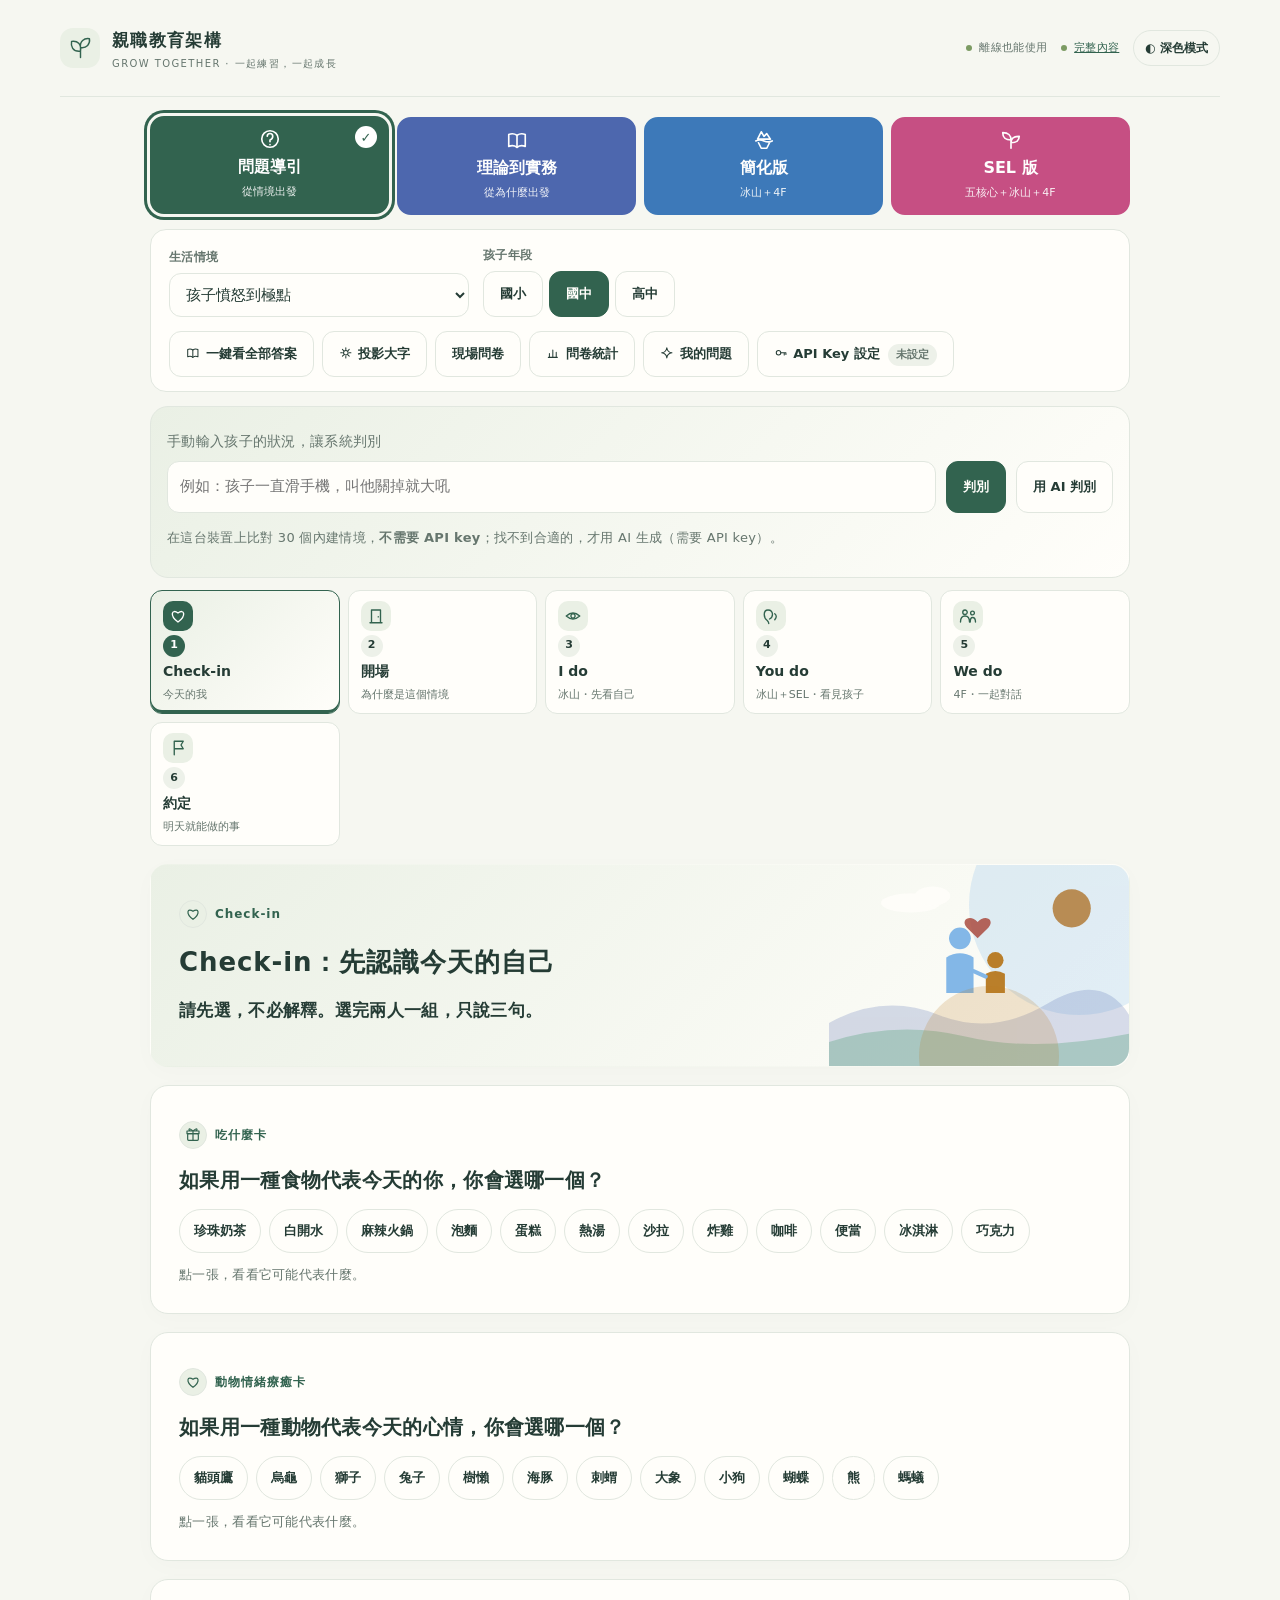
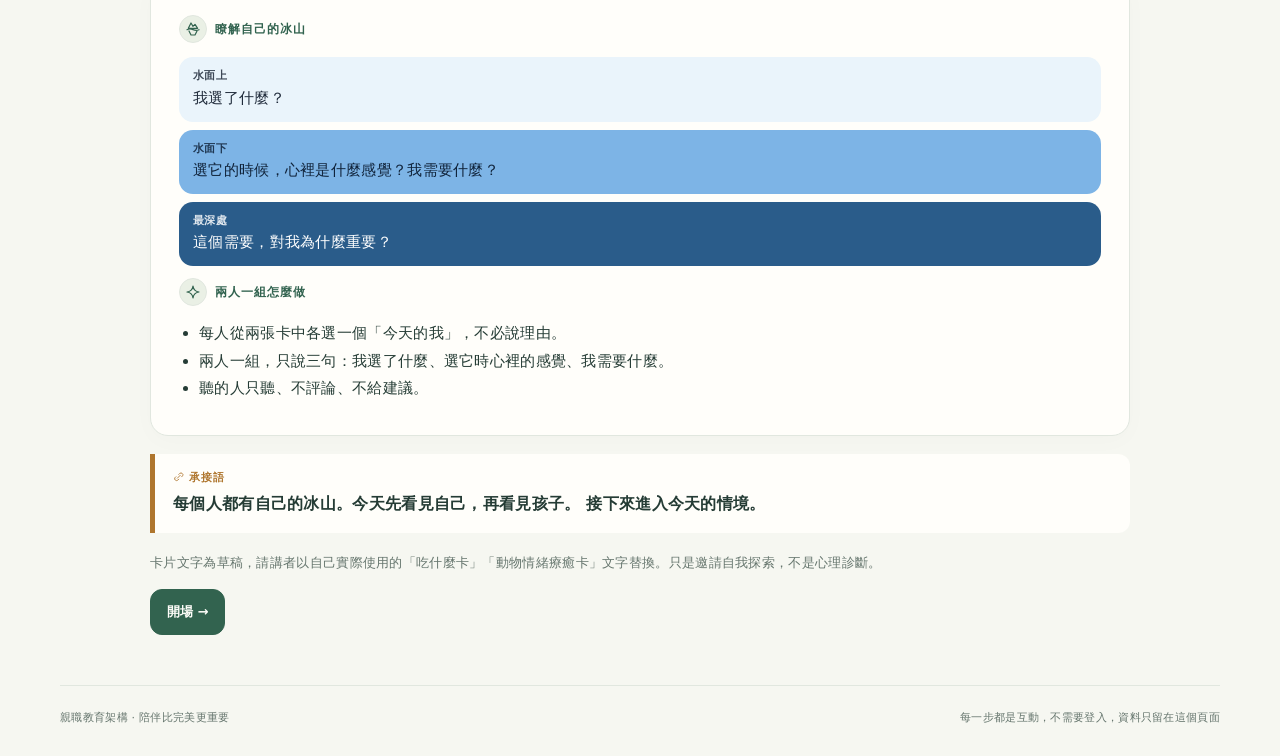
<file: index.html>
<!doctype html>
<html lang="zh-Hant"><head><meta charset="utf-8"><meta name="viewport" content="width=device-width,initial-scale=1">
<title>親職教育架構・練習</title>
<meta name="description" content="親職教育架構：冰山、SEL 五大核心、4F 與 I do／You do／We do，給家長的親職教育練習。">
<meta name="theme-color" content="#3b5e4f">
<link rel="icon" href="data:image/svg+xml,%3Csvg xmlns='http://www.w3.org/2000/svg' viewBox='0 0 28 28'%3E%3Crect width='28' height='28' rx='7' fill='%233b5e4f'/%3E%3Cpath d='M14 24V13M14 17C5 18 3 11 4 6c7-1 11 3 10 11ZM14 13C13 6 18 2 24 3c1 6-3 11-10 10Z' stroke='white' stroke-width='1.8' fill='none' stroke-linecap='round' stroke-linejoin='round'/%3E%3C/svg%3E">
<style>

:root{--ink:#1F2A3A;--mut:#4A5568;--line:#DDE3E1;--bg:#FBFBF8;--card:#fff;--teal:#2A7F7A;--amber:#B7791F;--red:#B5473A;--blue:#2A5C8A;--track:#E9EEF2;--chipfg:#FFFFFF;--sky:#E4EDF4;--sea:#BFD9EE}
@media (prefers-color-scheme: dark){:root:not([data-theme="light"]){--ink:#E6EDF3;--mut:#A9B4C2;--line:#2F3B4C;--bg:#161C26;--card:#1E2733;--teal:#5FC4BD;--amber:#E9B872;--red:#F08A7E;--blue:#7DB4E6;--track:#2C3745;--chipfg:#10233A;--sky:#1A2230;--sea:#223B57}}
:root[data-theme="dark"]{--ink:#E6EDF3;--mut:#A9B4C2;--line:#2F3B4C;--bg:#161C26;--card:#1E2733;--teal:#5FC4BD;--amber:#E9B872;--red:#F08A7E;--blue:#7DB4E6;--track:#2C3745;--chipfg:#10233A;--sky:#1A2230;--sea:#223B57}
*{box-sizing:border-box}
body{margin:0;background:var(--bg);color:var(--ink);font-family:'Noto Sans TC',Arial,sans-serif;padding:16px;line-height:1.55}
.wrap{max-width:980px;margin:0 auto}
h1{font-size:24px;margin:4px 0 10px}
h2{font-size:18px;color:var(--teal);margin:0 0 8px}
h3{font-size:15px;margin:10px 0 4px}
label{display:block;font-size:14px;color:var(--mut);margin-top:8px}
select,button,textarea,input[type=text]{font:inherit;padding:9px 10px;border-radius:10px;border:1px solid var(--line);background:var(--card);color:var(--ink);width:100%}
button{cursor:pointer;width:auto}
button.primary{background:var(--teal);color:#fff;border-color:var(--teal)}
.row{display:flex;gap:8px;flex-wrap:wrap;align-items:center}
.seg button{border-radius:999px;padding:7px 16px}
.seg button.on,.tabs button.on{background:var(--teal);color:#fff;border-color:var(--teal)}
.tabs{display:flex;gap:6px;margin:12px 0;flex-wrap:wrap}
.tabs button{border-radius:10px;padding:9px 16px}
.card{background:var(--card);border:1px solid var(--line);border-radius:14px;padding:16px;margin:12px 0}
.grid{display:grid;grid-template-columns:repeat(auto-fit,minmax(260px,1fr));gap:12px}
.layerrow{border:1px solid var(--line);border-radius:10px;padding:8px 12px;margin:8px 0}
.layerrow small{display:block;opacity:.8}
.chip{display:inline-block;font-size:12px;font-weight:700;padding:2px 10px;border-radius:999px;margin:2px 4px 2px 0;background:var(--c);color:var(--chipfg)}
.legend{display:flex;flex-wrap:wrap;gap:6px;align-items:center;margin:6px 0}
.legend b{font-size:13px;color:var(--mut);margin-right:4px}
.sky{background:var(--sky);padding:10px 0 0;border-radius:12px 12px 0 0}
.sea{background:var(--sea);padding:0 0 10px;border-radius:0 0 12px 12px}
.wl{position:relative;border-top:3px dashed var(--blue);height:0}
.wl span{position:absolute;right:8px;top:-22px;font-size:12px;color:var(--blue);font-weight:700}
.band{text-align:center;font-size:14px;line-height:1.45}
.band small{display:block;font-size:12px;opacity:.85;margin-bottom:2px}
.band.b1{clip-path:polygon(24% 0,76% 0,94% 100%,6% 100%);padding:16px 17% 14px;margin:0 6%}
.band.b2{clip-path:polygon(4% 0,96% 0,100% 100%,0 100%);padding:16px 12% 14px}
.band.b3{clip-path:polygon(0 0,100% 0,88% 100%,12% 100%);padding:14px 16% 26px}
.f4{display:grid;grid-template-columns:repeat(auto-fit,minmax(215px,1fr));gap:10px}
.fc{background:var(--card);border:1px solid var(--line);border-top:8px solid var(--c);border-radius:12px;padding:12px}
.fc .fb{display:inline-block;background:var(--c);color:var(--chipfg);border-radius:999px;padding:1px 12px;font-weight:700;margin-right:6px}
.map{display:grid;grid-template-columns:auto 18px auto 18px 1fr;gap:6px 4px;align-items:center;margin:8px 0}
.map .ar{text-align:center;color:var(--mut)}
.map .box{border-radius:10px;padding:8px 10px;font-size:14px;font-weight:700}
.sel5{display:grid;grid-template-columns:repeat(auto-fit,minmax(170px,1fr));gap:10px}
.sc{background:var(--card);border:1px solid var(--line);border-top:8px solid var(--c);border-radius:12px;padding:12px;font-size:14px}
.sc .num{display:inline-flex;width:30px;height:30px;border-radius:50%;background:var(--c);color:var(--chipfg);align-items:center;justify-content:center;font-weight:700;margin-right:6px}
.sc small{display:block;color:var(--mut);margin:4px 0}
.chain{display:flex;flex-wrap:wrap;gap:8px;align-items:stretch;margin:8px 0}
.chain div{flex:1 1 150px;background:var(--track);border-radius:10px;padding:8px 10px;font-size:14px}
.chain b{display:block;font-size:12px;color:var(--teal)}
.tag{display:inline-block;font-size:12px;padding:2px 8px;border-radius:999px;background:var(--track);color:var(--mut);margin:2px 4px 2px 0}
.tag.warn{background:#F6D8D3;color:#7A2A20}
.todo{color:var(--red);font-weight:700}
.mut{color:var(--mut);font-size:14px}
ul,ol{padding-left:20px;margin:6px 0}
.bar{display:flex;align-items:center;gap:8px;margin:3px 0;font-size:13px}
.bar .t{flex:0 0 36px;color:var(--mut)}
.bar .track{flex:1;height:14px;background:var(--track);border-radius:7px;overflow:hidden}
.bar .fill{height:100%;border-radius:7px}
.bar .v{flex:0 0 44px;text-align:right}
.item{margin:12px 0;padding-bottom:10px;border-bottom:1px dashed var(--line)}
.ok{color:var(--teal);font-weight:700}.bad{color:var(--red);font-weight:700}
.hidden{display:none}
.rank{display:flex;gap:10px;align-items:flex-start;margin:8px 0}
.rank .n{flex:0 0 28px;height:28px;border-radius:50%;background:var(--teal);color:#fff;text-align:center;line-height:28px;font-weight:700}


/* Visual refresh — all assets remain self-contained. */
:root,:root[data-theme="light"]{color-scheme:light;--ink:#253c35;--mut:#66766e;--line:#e1e7df;--bg:#f6f7f1;--card:#fffefa;--teal:#32634f;--amber:#af762e;--red:#a74337;--blue:#427a92;--track:#edf1e9;--chipfg:#fff;--sky:#edf4f5;--sea:#d3e5e8;--soft:#eaf0e5;--shadow:0 5px 24px #263d3305}
:root[data-theme="dark"]{color-scheme:dark;--ink:#e3ece3;--mut:#acbcb1;--line:#354b40;--bg:#16251e;--card:#203329;--teal:#9fc9ab;--amber:#e3b46d;--red:#f1a393;--blue:#9fc7d9;--track:#2d4336;--chipfg:#17271e;--sky:#243d43;--sea:#2b4c55;--soft:#2c4435;--shadow:none}
html{scroll-behavior:smooth;scroll-padding-top:24px}
body{padding:0;font-family:"Microsoft JhengHei","PingFang TC",system-ui,sans-serif;font-size:15px;line-height:1.85;background:var(--bg);letter-spacing:.02em}
button,select,input,textarea{font:inherit}
button,select,input[type=text],textarea{min-height:44px;border-radius:12px;transition:background .18s,border-color .18s,box-shadow .18s}
button{font-size:13px;font-weight:600;padding:10px 16px}
button:hover{border-color:var(--teal);background:var(--soft)}
button.primary{background:var(--teal);border-color:var(--teal);color:var(--card)}
button.primary:hover{filter:brightness(.94)}
button:focus-visible,select:focus-visible,input:focus-visible,textarea:focus-visible,summary:focus-visible,a:focus-visible{outline:3px solid var(--amber);outline-offset:4px}
select,textarea,input[type=text]{padding:11px 12px;background:var(--card)}
textarea{resize:vertical;line-height:1.8}
input[type=checkbox],input[type=radio]{accent-color:var(--teal);width:18px;height:18px;vertical-align:middle;margin:0 8px 0 0;flex-shrink:0}
input[type=range]{accent-color:var(--teal);width:min(100%,360px);min-height:36px;vertical-align:middle}
.wrap{max-width:1240px;padding:0 40px;margin:auto}
.masthead{display:flex;justify-content:space-between;align-items:center;padding:25px 0;border-bottom:1px solid var(--line);gap:16px}
.brand{display:flex;align-items:center;gap:12px}.brand-mark{width:40px;height:40px;color:var(--teal);background:var(--soft);border-radius:13px;display:grid;place-items:center}
.brand-name{font-size:17px;font-weight:750;letter-spacing:.08em}.brand small{display:block;font-size:10px;letter-spacing:.2em;color:var(--mut);line-height:1.5}
.header-right{display:flex;gap:14px;align-items:center}.offline{font-size:11px;color:var(--mut);white-space:nowrap}.offline:before{content:"";display:inline-block;width:6px;height:6px;border-radius:50%;background:#7c9b63;margin-right:7px}
.theme-button{background:transparent;font-size:12px;min-height:36px;padding:5px 11px;border-radius:20px}
.hero{display:flex;justify-content:space-between;align-items:center;padding:42px 4px 40px;gap:20px}
.eyebrow{color:var(--teal);font-size:11px;font-weight:700;letter-spacing:.2em;display:flex;align-items:center;gap:12px}.eyebrow:before{content:"";width:23px;height:1px;background:var(--teal)}
h1{font-size:clamp(28px,3.2vw,40px);line-height:1.5;letter-spacing:.06em;margin:13px 0 13px;font-weight:750}.hero p{font-size:13px;color:var(--mut);margin:0;line-height:1.9}.hero-art{width:290px;height:175px;flex-shrink:0}
.workspace{display:grid;grid-template-columns:252px minmax(0,1fr);gap:28px;align-items:start;padding-bottom:40px}
.settings{position:sticky;top:22px;border:1px solid var(--line);border-radius:19px;background:var(--card);padding:23px 20px;box-shadow:var(--shadow)}
.panel-eyebrow{font-size:10px;letter-spacing:.17em;color:var(--mut);margin:0 0 4px}.settings h2{font-size:17px;color:var(--ink);margin:0 0 20px}.settings label{font-size:12px;font-weight:600;margin:16px 0 7px;color:var(--mut)}.settings .row{display:block}.settings .row>div{margin-bottom:18px}.settings select{font-size:13px;padding:11px 8px}.settings .seg{display:grid;grid-template-columns:1fr;gap:7px}.settings .seg button{text-align:left;border-radius:10px;font-size:13px;min-height:42px;padding:8px 12px;background:transparent}.settings .seg button.on{background:var(--soft);border-color:var(--soft);color:var(--teal)}.settings .seg button.on:after{content:"✓";float:right}
.side-note{border-top:1px solid var(--line);margin-top:24px;padding-top:19px;font-size:12px;color:var(--mut)}.side-note strong{display:block;font-size:12px;color:var(--teal);margin-bottom:5px}.side-note p{margin:0}
.main-content{min-width:0}.tabs{margin:0 0 21px;gap:6px;background:var(--soft);padding:5px;border-radius:13px;display:grid;grid-template-columns:repeat(3,1fr)}.tabs button{border:0;border-radius:9px;background:transparent;color:var(--mut);min-height:43px;padding:9px 6px;font-size:13px;white-space:nowrap}.tabs button.on{background:var(--card);color:var(--teal);box-shadow:0 2px 7px #243e3210}.tab-number{font-size:10px;opacity:.6;margin-right:7px;font-variant-numeric:tabular-nums}
.card{border-radius:18px;padding:26px 28px;margin:0 0 18px;box-shadow:var(--shadow);overflow-wrap:anywhere}.card h2{font-size:18px;letter-spacing:.035em;color:var(--ink);line-height:1.6;margin:0 0 15px}.card h3{font-size:14px;margin:19px 0 8px}.card p{margin:9px 0 14px}.card p:last-child{margin-bottom:0}.mut{font-size:13px;line-height:1.85}
#view>.card:first-child{background:var(--soft);border-color:transparent;padding:28px 30px;position:relative}#view>.card:first-child h2{font-size:12px;font-weight:600;color:var(--teal);letter-spacing:.1em}#view>.card:first-child>p>b{font-size:19px;line-height:1.85;font-weight:650}#view>.card:first-child>p:last-child{font-size:13px}
.legend{gap:7px;margin:11px 0}.legend b{font-size:11px;min-width:78px}.chip{font-size:11px;line-height:1.65;font-weight:600;padding:4px 10px;margin:2px 2px 2px 0;letter-spacing:0}.legend-card{padding:18px 25px}.legend-card h2{font-size:13px;color:var(--mut);margin-bottom:10px}.legend-card .mut{font-size:11px;margin-top:12px}
.chain{gap:8px;margin:18px 0 23px}.chain div{flex-basis:120px;border-radius:12px;padding:14px 13px;font-size:13px;line-height:1.9}.chain b{font-size:11px;letter-spacing:.05em;margin-bottom:5px}.map{grid-template-columns:auto 14px auto 14px minmax(0,1fr);gap:10px 5px;margin:18px 0}.map .box{font-size:12px;font-weight:600;padding:8px}.map .chip{font-size:10px;padding:3px 7px}
details{border-top:1px solid var(--line);margin-top:18px;padding-top:12px}summary{cursor:pointer;min-height:32px;padding:4px 0}.grid{gap:22px;grid-template-columns:repeat(auto-fit,minmax(min(100%,240px),1fr))}.grid>div>h3{margin-top:3px}.sky{padding-top:15px}.band{font-size:13px;line-height:1.9}.band small{font-size:11px}.wl{border-top-width:2px}.wl span{background:var(--sky);border-radius:6px;padding:0 5px;top:-25px}.sea{padding-bottom:16px}
.f4{grid-template-columns:repeat(auto-fit,minmax(min(100%,260px),1fr));gap:14px}.fc,.sc{border-top-width:4px;padding:19px 17px;border-radius:12px;font-size:13px;line-height:1.9}.fc .fb{font-size:11px;padding:2px 9px}.fc .mut{font-size:12px}.sel5{grid-template-columns:repeat(auto-fit,minmax(min(100%,190px),1fr));gap:12px}.sc .num{width:26px;height:26px;font-size:11px}.sc small{font-size:12px;margin:10px 0}.layerrow{padding:13px 15px;margin:11px 0;border-radius:12px;font-size:14px}.layerrow small{font-size:11px;margin-bottom:4px}
.card[data-i]>h2{display:flex;align-items:center;gap:10px}.card[data-i]>h2:before{content:"↗";display:grid;place-items:center;border-radius:10px;width:29px;height:29px;flex-shrink:0;background:var(--soft);color:var(--teal);font-size:16px}.card label:has(input[type=checkbox]),.card label:has(input[type=radio]){background:var(--bg);border:1px solid transparent;border-radius:10px;padding:11px 13px;margin:7px 0;font-size:14px;cursor:pointer}.card label:has(input:checked){background:var(--soft);border-color:var(--teal)}.card label:hover{border-color:var(--line)}.item{padding-bottom:16px;margin:16px 0}.bar{margin:7px 0}.bar .track{height:9px}.bar .v{font-size:11px;color:var(--mut)}.rank{gap:13px;padding:14px 0;border-bottom:1px solid var(--line)}.rank:last-child{border:0}.rank .n{flex-basis:25px;height:25px;line-height:25px;font-size:12px}.rank button{margin:6px;font-size:11px;padding:5px 10px;min-height:34px}
.page-footer{border-top:1px solid var(--line);padding:22px 0 28px;display:flex;justify-content:space-between;color:var(--mut);font-size:11px;gap:16px}.skip-link{position:absolute;left:20px;top:-70px;background:var(--card);padding:10px;z-index:10;color:var(--teal)}.skip-link:focus{top:10px}
@media(min-width:1100px){.chain{flex-wrap:nowrap}.chain div{flex-basis:0}.hero-art{margin-right:34px}}
@media(max-width:900px){.wrap{padding:0 24px}.workspace{grid-template-columns:210px minmax(0,1fr);gap:19px}.settings{padding:20px 15px}.card{padding:23px 20px}.hero-art{width:230px}.map{grid-template-columns:auto 12px auto 12px minmax(0,1fr)}}
@media(max-width:700px){.wrap{padding:0 18px}.masthead{padding:18px 0}.brand-name{font-size:15px}.brand small{font-size:8px}.brand-mark{width:35px;height:35px}.header-right{gap:7px}.header-right .offline{display:none}.hero{padding:28px 0 26px;gap:0;position:relative}.hero-art{width:135px;height:140px;opacity:.65;position:absolute;right:-5px;top:18px;z-index:-1}.hero-copy{max-width:100%}.hero h1{font-size:29px}.hero p{font-size:12px;max-width:85%}.eyebrow{font-size:9px}.workspace{display:block;padding-bottom:20px}.settings{position:static;padding:18px;margin-bottom:20px}.settings h2{font-size:15px;margin-bottom:10px}.panel-eyebrow{display:none}.settings .row{display:flex;gap:12px;align-items:start}.settings .row>div{flex:1 1 150px!important;margin:0}.settings label{margin-top:8px}.settings .seg{display:flex;flex-wrap:wrap;gap:7px}.settings .seg button{flex:1 1 75px;text-align:center;font-size:12px;padding:7px;min-height:40px}.settings .seg button.on:after{display:none}.side-note{display:none}.tabs{margin-bottom:16px}.tabs button{font-size:12px;min-height:42px}.tab-number{display:none}.card{border-radius:15px;padding:22px 18px;margin-bottom:15px}.card h2{font-size:17px}#view>.card:first-child{padding:23px 20px}#view>.card:first-child>p>b{font-size:17px}.map{grid-template-columns:auto 9px auto 9px minmax(0,1fr);gap:8px 3px}.map .box{font-size:11px;padding:6px}.map .chip{font-size:10px;padding:3px 5px}.map .ar{font-size:10px}.legend b{min-width:100%;margin-top:4px}.page-footer{display:block;font-size:10px}.page-footer span{display:block;margin:4px 0}.grid,.f4,.sel5{grid-template-columns:1fr}.chain div{flex-basis:130px}.card .row>button{flex:1 1 150px}}
@media(prefers-reduced-motion:reduce){html{scroll-behavior:auto}*,*:before,*:after{transition:none!important}}
@media print{body{background:#fff;color:#111;font-size:12px}.wrap{max-width:none;padding:0}.masthead,.hero,.settings,.tabs,.page-footer,.skip-link{display:none}.workspace{display:block}.card{box-shadow:none;break-inside:avoid;border:1px solid #ccc}.mut{color:#444}}

/* ── 簡化首頁與引導式流程 ── */
.app{max-width:860px;margin:0 auto;padding:6px 0 36px;outline:none}
.home{padding:30px 0 6px}
.home h1{margin:12px 0 10px}
.home .lead{font-size:15px;color:var(--mut);margin:0 0 6px}
.big3{display:grid;grid-template-columns:repeat(auto-fit,minmax(240px,1fr));gap:16px;margin:24px 0 18px}
.bigcard{display:flex;flex-direction:column;align-items:flex-start;gap:8px;text-align:left;background:var(--card);border:1px solid var(--line);border-radius:20px;padding:24px;min-height:176px;box-shadow:var(--shadow);width:100%;font-size:15px;font-weight:500;line-height:1.7;cursor:pointer}
.bigcard b{font-size:19px;font-weight:750;color:var(--ink)}
.bigcard .d{font-size:13px;color:var(--mut);font-weight:400;line-height:1.8}
.bigcard .ico{width:48px;height:48px;border-radius:15px;background:var(--soft);display:grid;place-items:center;color:var(--teal);margin-bottom:4px}
.bigcard:hover{border-color:var(--teal);transform:translateY(-2px)}
.linkrow{display:flex;gap:18px;flex-wrap:wrap;margin-top:8px}
.linkbtn{background:transparent;border:0;color:var(--teal);text-decoration:underline;padding:6px 2px;min-height:36px;font-weight:600}
.linkbtn:hover{background:transparent}
.topbar{display:flex;justify-content:space-between;align-items:center;gap:8px;margin:4px 0 8px}
.progress{display:flex;gap:6px;margin:4px 0 16px}
.progress i{flex:1;height:6px;border-radius:3px;background:var(--track)}
.progress i.done{background:var(--teal)}.progress i.cur{background:var(--amber)}
.kicker{font-size:12px;color:var(--teal);font-weight:700;letter-spacing:.08em;margin:0 0 6px}
.q{font-size:20px;font-weight:700;line-height:1.7;margin:4px 0 12px}
.choices{display:grid;gap:10px;margin:14px 0}
.choice{display:block;text-align:left;width:100%;border:1.5px solid var(--line);background:var(--card);border-radius:14px;padding:14px 16px;font-weight:500;font-size:15px;line-height:1.8;cursor:pointer;min-height:52px}
.choice small{display:block;color:var(--mut);font-weight:400;font-size:12px}
.choice.right{border-color:var(--f-findings);background:var(--soft)}
.choice.wrong{border-color:var(--red);animation:shake .4s}
.choice[disabled]{cursor:default;opacity:1}
.note{border-left:5px solid var(--teal);background:var(--soft);border-radius:10px;padding:12px 14px;margin:12px 0;font-size:14px;line-height:1.85}
.note.bad{border-color:var(--red)}
.sitgrid{display:grid;grid-template-columns:repeat(auto-fit,minmax(250px,1fr));gap:12px;margin:14px 0}
.sitcard{display:flex;flex-direction:column;gap:6px;text-align:left;background:var(--card);border:1px solid var(--line);border-left:8px solid var(--dc);border-radius:14px;padding:14px 16px;font-weight:500;cursor:pointer;min-height:112px;width:100%}
.sitcard b{font-size:16px}.sitcard small{color:var(--mut);font-weight:400;font-size:12px;line-height:1.7}
.sitcard .tg{font-size:11px;font-weight:700;color:var(--dc)}
.star{display:inline-block;background:var(--amber);color:var(--chipfg);border-radius:999px;font-size:11px;padding:1px 8px;margin-left:6px}
.row2{display:flex;gap:10px;flex-wrap:wrap;margin:14px 0}
.slots{display:grid;gap:8px;margin:12px 0}
.slot{display:flex;gap:10px;align-items:flex-start;border:2px dashed var(--line);border-radius:12px;padding:10px 12px;min-height:50px;font-size:14px}
.slot b{flex:0 0 28px;height:28px;border-radius:50%;background:var(--track);display:grid;place-items:center;font-size:12px}
.slot.ok{border-style:solid;border-color:var(--c);background:var(--soft)}
.slot.ok b{background:var(--c);color:var(--chipfg)}
.slot.bad{border-color:var(--red)}
.pool{display:grid;gap:8px;margin:12px 0}
.pool button.used{opacity:.35}
.scorebar{display:flex;gap:16px;flex-wrap:wrap;font-size:14px;color:var(--mut);margin:4px 0 12px}
.scorebar b{color:var(--ink)}
.big{font-size:42px;font-weight:800;color:var(--teal);line-height:1.2}
.summary{white-space:pre-wrap;font-size:14px;line-height:1.9;background:var(--bg);border:1px solid var(--line);border-radius:14px;padding:16px;margin:10px 0}
.layerbtn{border:0;border-radius:12px;padding:12px;font-weight:700;width:100%;cursor:pointer;min-height:48px}
.three{display:grid;grid-template-columns:repeat(auto-fit,minmax(180px,1fr));gap:10px;margin:12px 0}
.five{display:grid;grid-template-columns:repeat(auto-fit,minmax(150px,1fr));gap:10px;margin:12px 0}
.colbtn{border:0;border-radius:12px;padding:12px;font-weight:700;color:var(--chipfg);cursor:pointer;min-height:48px;background:var(--c)}
.colbtn:hover{background:var(--c);filter:brightness(.92)}
.chosen{outline:3px solid var(--ink)}
@keyframes shake{0%,100%{transform:none}25%{transform:translateX(-5px)}75%{transform:translateX(5px)}}
.ref>.card:first-child{background:var(--soft);border-color:transparent}
.refbar{display:flex;gap:10px;flex-wrap:wrap;align-items:flex-end;margin:6px 0 14px}
.refbar>div{flex:1 1 220px}
@media(max-width:700px){.app{padding-bottom:20px}.q{font-size:18px}.big3{margin-top:18px}.bigcard{min-height:0;padding:20px}}
@media print{.topbar,.progress,.row2,.linkrow,.big3{display:none}.summary{border:0}}
.bar2{display:flex;align-items:center;gap:8px;margin:4px 0;font-size:13px}
.bar2 .t{flex:0 0 40px;color:var(--mut)}.bar2 .tr{flex:1;height:14px;background:var(--track);border-radius:7px;overflow:hidden}
.bar2 .fl{display:block;height:100%;border-radius:7px}.bar2 .v{flex:0 0 44px;text-align:right}
.rk{display:flex;gap:12px;align-items:flex-start;margin:12px 0}.rk .n{flex:0 0 32px;height:32px;border-radius:50%;background:var(--teal);color:var(--chipfg);display:grid;place-items:center;font-weight:700}
.qchoice{border:0;color:var(--chipfg);background:var(--c);text-align:center;font-weight:700}
.qchoice:hover{background:var(--c);filter:brightness(.92)}
.qchoice.dim{opacity:.35}
.chk{display:flex;gap:6px;align-items:flex-start;font-size:14px;margin:6px 0;color:var(--ink)}
/* 系統為深色、但沒按切換鈕時，補上改版色票（原改版只在手動切換時才套用深色） */
@media (prefers-color-scheme: dark){:root:not([data-theme="light"]){color-scheme:dark;--ink:#e3ece3;--mut:#acbcb1;--line:#354b40;--bg:#16251e;--card:#203329;--teal:#9fc9ab;--amber:#e3b46d;--red:#f1a393;--blue:#9fc7d9;--track:#2d4336;--chipfg:#17271e;--sky:#243d43;--sea:#2b4c55;--soft:#2c4435;--shadow:none}}
/* ── 講師主線 ── */
.app{max-width:980px}
.ctlbar{display:grid;grid-template-columns:minmax(0,2fr) auto auto;gap:14px;align-items:end;background:var(--card);border:1px solid var(--line);border-radius:16px;padding:14px 18px;margin:14px 0}
.ctlbar label{margin:0 0 4px;font-size:12px;color:var(--mut);font-weight:600}.ctlbar select{width:100%}
.seg2{display:flex;gap:6px}.ctlbtns{display:flex;gap:6px}
.stepper{display:grid;grid-template-columns:repeat(5,1fr);gap:8px;margin:0 0 18px}
.stepper button{display:flex;flex-direction:column;align-items:flex-start;gap:2px;text-align:left;padding:10px 12px;border-radius:12px;background:var(--card);border:1px solid var(--line);min-height:76px;position:relative}
.stepper button b{font-size:14px}.stepper button small{font-size:11px;color:var(--mut);line-height:1.5;font-weight:400}
.stepper .sn{width:22px;height:22px;border-radius:50%;background:var(--track);display:grid;place-items:center;font-size:11px;font-weight:700}
.stepper .on{border-color:var(--teal);background:var(--soft);box-shadow:inset 0 -3px 0 var(--teal)}.stepper .on .sn{background:var(--teal);color:var(--chipfg)}
.stepper .past .sn{background:var(--teal);color:var(--chipfg)}
.hero2{background:var(--soft);border-color:transparent}.hero2 h2{font-size:26px;margin:4px 0 10px}
.big2{font-size:17px;line-height:1.9;font-weight:600;margin:0}
.chain5{display:flex;flex-wrap:wrap;align-items:stretch;gap:6px;margin:14px 0}
.chain5 .cl{flex:1 1 140px;border-radius:12px;padding:12px 13px;font-size:14px;line-height:1.7}.chain5 .cl small{display:block;font-size:11px;opacity:.85;margin-bottom:2px}
.chain5 .ar{align-self:center;color:var(--mut)}
.bridge{margin:18px 0;padding:14px 18px;border-left:5px solid var(--amber);background:var(--card);border-radius:0 12px 12px 0;font-size:16px;font-weight:600;line-height:1.8}
.bridge span{display:block;font-size:11px;color:var(--amber);letter-spacing:.12em;margin-bottom:2px}
.lead{background:var(--soft);border-radius:12px;padding:10px 16px;margin-top:10px}.lead summary{font-weight:700;color:var(--teal)}
.audience{margin-top:14px;padding-top:12px;border-top:1px dashed var(--line)}.audience label{font-weight:700;color:var(--ink);margin:0 0 6px}
.todo{border:1px dashed var(--amber);border-radius:10px;padding:8px 12px;color:var(--mut);font-size:13px}
.sel5b{display:grid;grid-template-columns:repeat(auto-fit,minmax(170px,1fr));gap:10px;margin-top:10px}
.sc2{background:var(--bg);border-radius:12px;padding:12px 14px;font-size:13px;line-height:1.8;border:1px solid var(--line)}.sc2 p{margin:6px 0 0}
.f4t{display:grid;gap:12px;margin-top:10px}
.f4r{display:grid;grid-template-columns:150px minmax(0,1fr);border:1px solid var(--line);border-left:8px solid var(--c);border-radius:14px;overflow:hidden;background:var(--bg)}
.f4h{padding:14px;display:flex;align-items:flex-start;gap:8px;background:var(--soft)}.f4h .n{width:26px;height:26px;border-radius:50%;background:var(--c);color:var(--chipfg);display:grid;place-items:center;font-size:13px;font-weight:700;flex-shrink:0}
.f4b{padding:12px 16px}.f4b .say{font-size:16px;font-weight:600;margin:0 0 4px;line-height:1.8}.f4b p{margin:0 0 6px}
.proj{font-size:19px}.proj .card{padding:32px 36px}.proj .big2{font-size:24px}.proj .q,.proj .f4b .say{font-size:22px}.proj .band{font-size:18px}.proj .band small{font-size:14px}.proj .chain5 .cl{font-size:17px}.proj .bridge{font-size:21px}
@media(max-width:800px){.ctlbar{grid-template-columns:1fr}.stepper{grid-template-columns:repeat(5,minmax(0,1fr));gap:4px}.stepper button{padding:8px 6px;min-height:0;align-items:center;text-align:center}.stepper button small{display:none}.f4r{grid-template-columns:1fr}.chain5 .ar{display:none}.hero2 h2{font-size:22px}}
@media print{.ctlbar,.stepper,.bridge,.lead{display:none}}
.sq{border-top:1px dashed var(--line);padding-top:6px;margin-top:8px!important}.sq small{display:block;font-size:10px;color:var(--mut);letter-spacing:.1em}
.stance{display:grid;grid-template-columns:repeat(auto-fit,minmax(220px,1fr));gap:12px;margin-top:10px}.stance div{background:var(--bg);border:1px solid var(--line);border-radius:12px;padding:12px 14px}.stance b{color:var(--teal);font-size:14px}.stance p{margin:4px 0 0;font-size:13px;line-height:1.8}
.cqs{display:grid;grid-template-columns:repeat(auto-fit,minmax(240px,1fr));gap:12px;margin-top:10px}.cq{border-left:5px solid var(--amber);background:var(--bg);border-radius:0 12px 12px 0;padding:10px 14px}.cq p{margin:6px 0 0;font-weight:600;line-height:1.8}
.ctlbtns{flex-wrap:wrap}
input[type=password],input[type=text]{width:100%}
.allbar{display:flex;flex-wrap:wrap;gap:10px;align-items:center;background:var(--soft);border-radius:14px;padding:12px 16px;margin:0 0 18px}.allbar span{flex:1 1 200px}
.allsec{margin:0 0 30px;scroll-margin-top:16px}
.sechead{display:flex;align-items:center;gap:10px;font-size:22px;margin:8px 0 12px!important;padding-bottom:8px;border-bottom:2px solid var(--teal);color:var(--ink)}
.sechead .sn{width:30px;height:30px;border-radius:50%;background:var(--teal);color:var(--chipfg);display:grid;place-items:center;font-size:14px}
.sechead small{font-size:12px;color:var(--mut);font-weight:400;margin-left:4px}
@media print{.allbar{display:none}.allsec{break-inside:auto}.sechead{break-after:avoid}}
/* ── 模式切換與理論模式 ── */
.modebar{display:grid;grid-template-columns:1fr 1fr;gap:8px;margin:14px 0 0}
.modebar button{display:flex;flex-direction:column;align-items:center;gap:0;padding:10px;border-radius:14px;font-size:16px;font-weight:700}
.modebar small{font-size:11px;font-weight:400;opacity:.8}
.grid2{display:grid;grid-template-columns:1fr 1fr;gap:16px}
.tl{display:flex;gap:4px;margin:12px 0}
.tlseg{display:flex;flex-direction:column;gap:2px;background:var(--soft);border-radius:10px;padding:8px 6px;min-width:0;font-size:12px;border-top:4px solid var(--teal)}
.tlseg b{font-size:12px;line-height:1.4}.tlseg small{color:var(--mut)}.tlseg .sn{width:20px;height:20px;border-radius:50%;background:var(--teal);color:var(--chipfg);display:grid;place-items:center;font-size:11px;font-weight:700}
.iyw{display:flex;flex-wrap:wrap;gap:8px;align-items:stretch;margin-top:10px}.iyw .iy{flex:1 1 200px;border:1px solid var(--line);border-top:6px solid var(--c);border-radius:12px;padding:12px 14px;background:var(--bg)}.iyw .iy b{font-size:16px}.iyw .iy p{margin:6px 0;font-size:13px;line-height:1.8}.iyw .iy small{color:var(--mut)}.iyw .ar{align-self:center;color:var(--mut)}
.steps3{display:grid;grid-template-columns:repeat(auto-fit,minmax(200px,1fr));gap:10px;margin-top:10px}.st3{background:var(--bg);border:1px solid var(--line);border-radius:12px;padding:12px 14px}.st3 .sn{display:inline-grid;width:22px;height:22px;border-radius:50%;background:var(--teal);color:var(--chipfg);place-items:center;font-size:12px;margin-right:6px}.st3 small{color:var(--mut);margin-left:6px}.st3 p{margin:6px 0 0;font-size:13px;line-height:1.8}
@media(max-width:800px){.grid2{grid-template-columns:1fr}.tl{flex-wrap:wrap}.tlseg{flex:1 1 45%!important}.iyw .ar{display:none}}
/* ── 插圖與色塊 ── */
.icewrap h3{margin:0 0 8px}
.icefig{display:grid;grid-template-columns:minmax(150px,210px) 1fr;gap:16px;align-items:stretch}
.iceart{width:100%;height:auto;display:block;border-radius:20px;box-shadow:var(--shadow)}
.icelayers{display:grid;gap:10px;align-content:stretch}
.icelayer{display:flex;gap:12px;align-items:center;border-radius:16px;padding:12px 14px;font-size:14px;line-height:1.75;border:1px solid var(--line);position:relative}
.icelayer small{display:block;font-size:11px;font-weight:700;letter-spacing:.04em;opacity:.85}
.icelayer .lico{flex:0 0 40px;height:40px;border-radius:50%;background:rgba(255,255,255,.35);display:grid;place-items:center}
.selart{width:100%;max-width:300px;height:auto;display:block;margin:0 auto}
.figrow{display:flex;justify-content:center;margin:8px 0 14px;padding:14px;border-radius:20px;background:radial-gradient(circle at 50% 50%,var(--soft),transparent 70%)}
.f4art{margin:8px 0 14px;padding:10px 12px 6px;border-radius:20px;background:linear-gradient(135deg,var(--soft),var(--card));border:1px solid var(--line)}
.f4art svg{width:100%;height:auto;display:block}
.f4lab{display:grid;grid-template-columns:repeat(4,1fr);text-align:center;margin-top:-6px}
.f4lab b{display:block;font-size:15px}.f4lab small{font-size:12px;opacity:.85}
.tools3{display:grid;grid-template-columns:repeat(auto-fit,minmax(220px,1fr));gap:16px;margin-top:10px;align-items:end}
.tools3 figure{margin:0;display:flex;flex-direction:column;gap:8px;align-items:center;padding:14px;border-radius:20px;background:var(--bg);border:1px solid var(--line)}
.tools3 figure svg{width:100%;max-width:230px;height:auto}.tools3 figure:nth-child(3) svg{max-width:100%}
.tools3 figcaption{font-size:13px;color:var(--mut);text-align:center}.tools3 figcaption b{display:block;color:var(--ink);font-size:15px}
.hero2{position:relative;overflow:hidden;background:linear-gradient(135deg,var(--soft),var(--card))}
.hero2::before,.hero2::after{content:"";position:absolute;border-radius:50%;pointer-events:none}
.hero2::before{width:220px;height:220px;right:-60px;top:-70px;background:var(--i-feeling);opacity:.22}
.hero2::after{width:140px;height:140px;right:70px;bottom:-60px;background:var(--f-feelings);opacity:.2}
.hero2>*{position:relative;z-index:1}
.card{position:relative}
.sc2{position:relative;overflow:hidden}
.sc2::after{content:"";position:absolute;right:-18px;bottom:-18px;width:60px;height:60px;border-radius:50%;background:currentColor;opacity:.05}
.sechead{background:linear-gradient(90deg,var(--soft),transparent);padding:8px 10px;border-radius:12px}
.stepper .on{background:linear-gradient(135deg,var(--soft),var(--card))}
.f4r{box-shadow:var(--shadow)}
.f4h{background:linear-gradient(135deg,var(--c),transparent 170%);}
.f4h b{color:var(--chipfg)}
.f4r .f4h .n{background:var(--card);color:var(--ink)}
.chain5 .cl{box-shadow:var(--shadow)}
@media(max-width:700px){.icefig{grid-template-columns:1fr}.iceart{max-width:240px;margin:0 auto}.tools3{grid-template-columns:1fr}.tools3 figure svg{max-width:240px}.tools3 figure:nth-child(3) svg{max-width:100%}}

.diagres{border-left:6px solid var(--f-future)}
.ice3{display:grid;gap:8px;margin:10px 0}.ice3>div{border-radius:14px;padding:10px 14px;line-height:1.7}.ice3 small{display:block;font-size:11px;font-weight:700;opacity:.85}
.row2.wrap{flex-wrap:wrap}.warnbox{margin-top:12px}

/* ── 圖示 ── */
.ic{width:1.15em;height:1.15em;flex:none;vertical-align:-.2em}
.kicker{display:flex;align-items:center;gap:8px}
.kic{display:inline-grid;place-items:center;width:28px;height:28px;border-radius:50%;background:var(--soft);color:var(--teal);border:1px solid var(--line)}
.kic .ic{width:16px;height:16px;vertical-align:0}
.stepper .sic{display:grid;place-items:center;width:30px;height:30px;border-radius:10px;background:var(--soft);color:var(--teal);margin-bottom:2px}
.stepper .sic .ic{width:18px;height:18px;vertical-align:0}
.stepper .on .sic{background:var(--teal);color:var(--chipfg)}
.stepper .past .sic{background:var(--track)}
.bic{width:1.05em;height:1.05em;margin-right:6px;vertical-align:-.15em}
.mic{width:22px;height:22px;display:block;margin:0 auto 2px}
.modebar button{text-align:center}
.cic{position:absolute;right:10px;top:10px;width:24px;height:24px;opacity:.55}
.chain5 .cl,.f4r .f4h,.sc2{position:relative}
.chain5 .cl .cic{position:static;display:block;margin:0 0 4px;opacity:.8}
.f4h{padding-right:40px}
.herodeco{position:absolute;right:0;bottom:0;width:min(260px,38%);height:auto;opacity:.95;pointer-events:none;z-index:0}
.hero2>:not(.herodeco){position:relative;z-index:1}
.hero2 .big2{max-width:calc(100% - min(240px,34%))}
.bridge span .ic{margin-right:4px}
.lead summary{display:flex;align-items:center}
@media(max-width:700px){.herodeco{width:130px;opacity:.55}.hero2 .big2{max-width:none}.stepper .sic{width:24px;height:24px}.stepper .sic .ic{width:15px;height:15px}}
.tools3{grid-template-columns:1fr 1fr 1.6fr;align-items:center}
.tools3 .f4lab b{font-size:12px;white-space:nowrap}.tools3 .f4lab small{font-size:11px}
.herodeco{width:min(300px,42%)}
@media(max-width:900px){.tools3{grid-template-columns:1fr}}

.f4h{padding-right:12px}.f4h b,.f4h span{white-space:nowrap}

.wq{font-style:normal;display:inline-block;margin-top:4px;padding:2px 10px;border-radius:999px;font-size:12px;font-weight:700;background:var(--card);color:var(--ink);border:1px solid var(--line);white-space:nowrap}
.f4lab .wq{display:block;width:max-content;margin:4px auto 0;color:inherit;border-color:currentColor;font-size:11px;padding:1px 8px}
.f4h{flex-wrap:wrap}.f4h .wq{flex-basis:auto}
.tools3>*,.f4art,.f4lab>*{min-width:0}
@media(max-width:700px){
.f4h b,.f4h span,.wq{white-space:normal}
.f4lab b{font-size:11px;white-space:normal}.f4lab small{font-size:10px}
.f4lab .wq{width:auto;max-width:100%;font-size:10px;padding:1px 4px}
.f4h{flex-wrap:wrap;padding:10px}
.tools3 figure{padding:10px;max-width:100%}
}

.livegrid{display:grid;grid-template-columns:minmax(260px,360px) 1fr;gap:16px;align-items:start}
.liveqr{text-align:center}.qrimg{width:100%;max-width:320px;border-radius:16px;background:#fff;padding:8px;border:1px solid var(--line)}
.livecount{display:flex;align-items:baseline;justify-content:center;gap:8px;margin:8px 0}.livecount b{font-size:56px;line-height:1;color:var(--teal)}.livecount span{font-size:18px;color:var(--mut)}
.proj .livecount b{font-size:96px}
@media(max-width:800px){.livegrid{grid-template-columns:1fr}}

.modebar{grid-template-columns:repeat(auto-fit,minmax(110px,1fr))}
.tools2{grid-template-columns:1fr 1.5fr}
@media(max-width:900px){.tools2{grid-template-columns:1fr}}
.stepper:has(button:nth-child(4):last-child){grid-template-columns:repeat(4,minmax(0,1fr))}
.tools2 figure:nth-child(2) svg{max-width:100%}.tools2 .f4lab b{font-size:14px}

.cichips{display:flex;flex-wrap:wrap;gap:8px;margin:10px 0}.cichip{padding:8px 14px;border-radius:999px;font-weight:600}

.twgrid{display:grid;grid-template-columns:1fr 1fr;gap:14px;margin:12px 0}.twcol{display:grid;gap:10px;align-content:start}
.twb{display:flex;flex-direction:column;align-items:flex-start;gap:2px;text-align:left;padding:12px 14px;border-radius:14px;min-height:56px}
.twb small{font-weight:400;opacity:.85}.twb.tok{opacity:.9;background:var(--soft);border-color:var(--teal)}.twb.tok:disabled{cursor:default}
.twans{margin-top:4px;padding:2px 10px;border-radius:999px;background:var(--teal);color:var(--chipfg);font-size:13px;font-weight:700}
.twbad{animation:twshake .35s;border-color:var(--red)!important}
@keyframes twshake{25%{transform:translateX(-5px)}75%{transform:translateX(5px)}}
@media(max-width:560px){.twgrid{grid-template-columns:1fr}}
@media(prefers-reduced-motion:reduce){.twbad{animation:none}}
.stepper:has(button:nth-child(5):last-child){grid-template-columns:repeat(5,minmax(0,1fr))}

/* 四個模式：各自的色塊 */
.modebar button[data-mode=problem]{--mc:var(--teal)}
.modebar button[data-mode=theory]{--mc:var(--s-self_management)}
.modebar button[data-mode=simple]{--mc:var(--f-future)}
.modebar button[data-mode=sel4]{--mc:var(--s-relationship_skills)}
.modebar button[data-mode]{background:color-mix(in srgb,var(--mc) 13%,var(--card));border:2px solid color-mix(in srgb,var(--mc) 35%,var(--line));color:var(--ink)}
.modebar button[data-mode] .mic{color:var(--mc)}
.modebar button[data-mode].primary{background:var(--mc);border-color:var(--mc);color:var(--chipfg)}
.modebar button[data-mode].primary .mic{color:var(--chipfg)}
.modebar button[data-mode].primary small{opacity:.9}
/* 四個模式：整塊塗滿，靠顏色辨識；選中的有外框與勾 */
.modebar button[data-mode]{background:var(--mc);border:2px solid var(--mc);color:var(--chipfg);opacity:.78;box-shadow:none;transition:opacity .15s,transform .15s}
.modebar button[data-mode] .mic{color:var(--chipfg)}
.modebar button[data-mode] small{opacity:.92}
.modebar button[data-mode]:hover{opacity:.92}
.modebar button[data-mode].primary{opacity:1;transform:translateY(-2px);box-shadow:0 0 0 3px var(--card),0 0 0 6px var(--mc),var(--shadow)}
.modebar button[data-mode].primary::after{content:"✓";position:absolute;top:6px;right:10px;font-size:15px}
.modebar button[data-mode]{position:relative}
@media(prefers-reduced-motion:reduce){.modebar button[data-mode]{transition:none}}
/* 四個模式：一律以色塊塗滿；目前選中的加外框與小標記 */
.modebar button[data-mode]{background:var(--mc);border:2px solid var(--mc);color:var(--chipfg);position:relative;box-shadow:none}
.modebar button[data-mode] .mic,.modebar button[data-mode] small{color:var(--chipfg)}
.modebar button[data-mode] small{opacity:.92}
.modebar button[data-mode]:not(.primary){filter:saturate(.8);opacity:.86}
.modebar button[data-mode].primary{opacity:1;filter:none;box-shadow:0 0 0 3px var(--bg,#fff),0 0 0 6px var(--mc);transform:translateY(-1px)}
.modebar button[data-mode].primary::after{content:"✓";position:absolute;right:10px;top:8px;width:22px;height:22px;border-radius:50%;background:var(--chipfg);color:var(--mc);display:grid;place-items:center;font-size:13px;font-weight:800}
.modebar button[data-mode]:not(.primary){filter:none;opacity:.92}
@media(max-width:700px){.modebar{grid-template-columns:1fr 1fr}.modebar button[data-mode]{padding:10px 6px}}

.skip{position:absolute;left:8px;top:-60px;background:var(--ink);color:var(--card);padding:8px 14px;border-radius:10px;z-index:99;text-decoration:none}.skip:focus{top:8px}
:focus-visible{outline:3px solid var(--amber);outline-offset:2px}
@media(prefers-reduced-motion:reduce){*,*::before,*::after{animation-duration:.01ms!important;animation-iteration-count:1!important;transition-duration:.01ms!important;scroll-behavior:auto!important}}
.brand small{letter-spacing:.14em}@media(max-width:700px){.brand small{letter-spacing:.06em;font-size:11px}}
.brand small{text-wrap:balance}.header-right button,.header-right a{white-space:nowrap}@media(max-width:700px){.brand small{letter-spacing:.02em;font-size:10.5px}.header-right .offline{display:none}}

.findbar{margin:12px 0;padding:14px 16px;border-radius:18px;background:linear-gradient(135deg,var(--soft),var(--card));border:1px solid var(--line)}
.findrow{display:flex;gap:10px;margin:6px 0}.findrow input{flex:1;min-width:0}
.findres{margin-top:10px;padding-top:10px;border-top:1px dashed var(--line)}
.conf{display:inline-block;font-size:11px;font-weight:700;padding:1px 8px;border-radius:999px;margin-left:4px}
.conf.high{background:var(--teal);color:var(--chipfg)}.conf.mid{background:var(--amber);color:var(--chipfg)}

.kdot{display:inline-block;margin-left:8px;padding:1px 8px;border-radius:999px;font-size:11px;font-weight:700;background:var(--track);color:var(--mut)}
.kdot.on{background:var(--teal);color:var(--chipfg)}
.ctlbar{grid-template-columns:minmax(220px,300px) auto}
.ctlbar .ctlbtns{grid-column:1/-1;display:flex;flex-wrap:wrap;gap:8px}
@media(max-width:700px){.ctlbar{grid-template-columns:1fr}}

/* 風險提醒：縮小、低調，但保留內容 */
.risk{margin:10px 0 0;font-size:12.5px;color:var(--mut);border:1px solid var(--line);border-radius:12px;padding:6px 12px;background:transparent}
.risk summary{cursor:pointer;display:flex;align-items:center;gap:4px;font-weight:600;list-style:none}.risk summary::-webkit-details-marker{display:none}
.risk p{margin:6px 0 2px;line-height:1.6}
.risk-on{display:flex;flex-wrap:wrap;gap:4px 12px;align-items:center;border-color:var(--amber)}
.risk-on b{color:var(--amber)}.risk-on span{flex:1 1 220px}

</style></head>
<body><a class="skip-link" href="#app">跳到內容</a><div class="wrap">
<header class="masthead"><div class="brand"><span class="brand-mark" aria-hidden="true"><svg width="25" height="25" viewBox="0 0 28 28" fill="none"><path d="M14 24V13M14 17C5 18 3 11 4 6c7-1 11 3 10 11ZM14 13C13 6 18 2 24 3c1 6-3 11-10 10Z" stroke="currentColor" stroke-width="1.6" stroke-linecap="round" stroke-linejoin="round"/></svg></span><div><div class="brand-name">親職教育架構</div><small>GROW TOGETHER · 一起練習，一起成長</small></div></div><div class="header-right"><span class="offline">離線也能使用</span><a class="offline" href="full.html" style="color:var(--teal);text-decoration:underline">完整內容</a><button class="theme-button" id="themeToggle" type="button" aria-label="切換為深色模式" aria-pressed="false">◐ 深色模式</button></div></header>
<main id="app" class="app" tabindex="-1"></main>
<footer class="page-footer"><span>親職教育架構 · 陪伴比完美更重要</span><span>每一步都是互動，不需要登入，資料只留在這個頁面</span></footer></div>
<script>window.FW_EMBED={"name":"親職教育架構","version":"2.3.0","status":"draft（待講師確認標註為 TODO 的欄位）","layers":[{"id":"coherence","label":"1 邏輯一貫性","desc":"同一個情境，從行為到約定一條線走到底。"},{"id":"iceberg","label":"2 冰山模式","desc":"先孩子、後父母；三層：行為表層、感受與需求、價值信念。"},{"id":"stages","label":"3 I do · You do · We do","desc":"先看自己，再看對方，最後一起找解方。"},{"id":"fourF","label":"4 4F 模式","desc":"Facts → Feelings → Findings → Future，對應冰山由上往下再回到水面。"},{"id":"audience","label":"5 對象：國小／國中／高中","desc":"步驟不變，語氣、決策權與約定方式依年段調整。"},{"id":"interaction","label":"6 提問與互動","desc":"提問階梯、猜一猜、配對、排序、承諾；家長／學生問卷統計，並看見兩邊的落差。"}],"core":{"stages":[{"id":"ido","label":"I do","purpose":"先看見自己：說出自己的經驗、反應與信念，不急著批判他人。","leaderMoves":["講師先分享自己的做法（示範句）","邀請家長用一句話說出自己的做法"],"participantMoves":["回想最近一次類似的情境","說出當下的身體訊號與反應"],"output":"一句話：我通常怎麼做","icebergLink":"先看自己的冰山（父母）"},{"id":"youdo","label":"You do","purpose":"換位思考：看見孩子、家長、教師在同一件事裡不同的感受與期待。","leaderMoves":["先看孩子的冰山，再看父母的冰山","用提問取代解釋"],"participantMoves":["猜孩子的感受與需要","用不同角色各說一句話"],"output":"一張雙冰山圖","icebergLink":"孩子的冰山 ⇄ 父母的冰山"},{"id":"wedo","label":"We do","purpose":"共同找解方：用 4F 把對話走到具體約定。","leaderMoves":["帶著 4F 逐步提問","把約定寫成時間、地點、誰、做什麼"],"participantMoves":["兩邊各說一次","一起決定一個小步驟"],"output":"一個明天就能做的約定","icebergLink":"把新做法帶回水面"}],"fourF":[{"id":"facts","label":"Facts 事實","prompt":"我看到、聽到了什麼？只還原過程，不評論。","avoid":"「你怎麼又…」「你就是…」","q":"What 什麼事"},{"id":"feelings","label":"Feelings 感受","prompt":"你當下的心情如何？哪一部分最挫折、最開心？","avoid":"「這有什麼好難過的」","q":"How 感覺如何"},{"id":"findings","label":"Findings 發現","prompt":"找出原因與需要：用「是什麼讓你…」問，不用「你為什麼…」。這個情緒或行為在提醒我們什麼？","avoid":"急著給答案或下結論","q":"Why 探索原因"},{"id":"future","label":"Future 未來","prompt":"約定具體的下一步：時間、地點、誰、做什麼。","avoid":"只說「下次不要」","q":"When 何時做"}],"fourFOrder":["facts","feelings","findings","future"],"fourFToIceberg":{"facts":"behavior","feelings":"feeling","findings":"belief","future":"behavior"},"fourFToSEL":{"facts":["self_management"],"feelings":["self_awareness"],"findings":["social_awareness","relationship_skills"],"future":["responsible_decision"]},"sel":[{"id":"self_awareness","label":"自我覺察","desc":"知道自己的情緒、想法與價值","taiyu":"知輕重、幾兩重"},{"id":"self_management","label":"自我管理","desc":"調整情緒與行為，不被情緒牽著走","taiyu":"知吃知穿，知分寸"},{"id":"social_awareness","label":"社會覺察","desc":"理解他人的立場與感受","taiyu":"目色好"},{"id":"relationship_skills","label":"關係技巧","desc":"溝通、合作與解決衝突","taiyu":"互相、人情留一線"},{"id":"responsible_decision","label":"負責任決定","desc":"考慮後果，做出合宜的選擇","taiyu":"做人要有肩胛頭"}],"iceberg":{"note":"冰山理論：薩提爾（Virginia Satir）","layers":[{"id":"behavior","label":"行為表層（水面上）","desc":"看得到的：吼叫、拖延、頂嘴、冷戰。"},{"id":"feeling","label":"感受與需求（水面下）","desc":"委屈、焦慮、害怕、想被理解、想被認同。"},{"id":"belief","label":"價值信念（最深處）","desc":"「我必須…」「這樣才是好孩子」。"}],"displayOrder":["child","parent"],"interplay":"父母第三層的信念決定第一層的反應；孩子聽見的是第二層的訊息（被否定，或被接納）。兩座冰山在水面上碰撞，通常是水面下的需求沒有被看見。","rule":"先看自己的冰山，再看孩子的冰山，才不會把焦慮變成控制。"},"systemLayers":["家庭","親子互動","學校","社會"],"systemQuestion":"別只問「孩子為什麼這麼沒自制力」，先問「是什麼環境，讓他離不開？」","coherenceRules":["同一個情境從頭到尾只用一個例子，不中途換例。","4F 與冰山對應：Facts→行為、Feelings→感受與需求、Findings→價值信念、Future→把新做法帶回水面。","每個 SEL 核心在情境中都有具體的行動，五個同時運作。","約定要包含時間、地點、誰、做什麼，並有檢討的時間。","不同年段步驟順序不變，改變的是語氣、決策權與約定方式。"],"closingSteps":["先問「發生什麼事」（Facts）","再說自己的感受（Feelings）","一起找原因與需要（Findings）","訂一條明天就能做的約定（Future）"],"questionBank":{"elementary":{"behavior":["發生了什麼事？你看到什麼？","你做了什麼？"],"feeling":["你是生氣、難過，還是害怕？","你身體哪裡有感覺？"],"belief":["你心裡有沒有想：我是不是…？","你最希望大人怎麼做？"],"future":["我們選一個辦法試試看好嗎？","你想選哪一個？"]},"junior":{"behavior":["剛剛發生了什麼？你想先說，還是先靜一下？","當時你做了什麼？"],"feeling":["你當時最在意的是什麼？","你心裡是什麼感覺？"],"belief":["你覺得哪裡最不公平？","你希望別人怎麼看你？"],"future":["你覺得怎樣比較公平？","我們各退一步，你想怎麼試？"]},"senior":{"behavior":["我想先確認事實，我理解的對嗎？","你想怎麼描述剛剛的狀況？"],"feeling":["這件事讓你有什麼感覺？我擔心…，你怎麼看？","你最需要什麼？"],"belief":["這件事對你重要在哪裡？","你最在意的價值是什麼？"],"future":["你的提案是什麼？","我能怎麼配合？"]}},"interactionTemplates":[{"id":"poll","type":"poll","stage":"opening","title":"最近有這種情況嗎？","instruction":"勾選孩子最近一個月的情況（不記名）。"},{"id":"ido_scale","type":"scale","stage":"ido","title":"當下的強度","instruction":"遇到這種情況，我當下的情緒強度是 1–5？"},{"id":"ido_reflect","type":"reflect","stage":"ido","title":"我通常怎麼做","instruction":"用一句話說出你的做法。"},{"id":"youdo_guess","type":"guess","stage":"youdo","title":"猜一猜孩子的冰山","instruction":"先看行為，第二下揭曉感受與需求，第三下揭曉信念。","reveal":"click"},{"id":"youdo_match","type":"match","stage":"youdo","title":"放進冰山三層","instruction":"把三句話分別放進冰山的三層。"},{"id":"youdo_roleswap","type":"roleswap","stage":"youdo","title":"角色換位","instruction":"用孩子、家長各說一句話。"},{"id":"wedo_order","type":"order","stage":"wedo","title":"4F 排排看","instruction":"把四句話排成 Facts → Feelings → Findings → Future。"},{"id":"wedo_commit","type":"commit","stage":"wedo","title":"明天就能做的約定","instruction":"寫下：時間、地點、誰、做什麼。"},{"id":"closing_reflect","type":"reflect","stage":"closing","title":"我要帶走的一個行動","instruction":"從今天的四個步驟中，選一個明天先做。"}],"colors":{"note":"同一個顏色在每個畫面代表同一件事：4F 四色、SEL 五色、冰山三層。l＝淺色模式，d＝深色模式。","fourF":{"facts":{"l":"#C0504D","d":"#F2A5A5"},"feelings":{"l":"#B7791F","d":"#E9B872"},"findings":{"l":"#2F8F5B","d":"#8FD1A0"},"future":{"l":"#2E6FB5","d":"#9CC3E8"}},"sel":{"self_awareness":{"l":"#0F8B8D","d":"#4FD1D3"},"self_management":{"l":"#3F5BA9","d":"#8FA8F0"},"social_awareness":{"l":"#7A4FB3","d":"#B79BE0"},"relationship_skills":{"l":"#C2417A","d":"#F08AB5"},"responsible_decision":{"l":"#8A5A2B","d":"#D9A066"}},"iceberg":{"behavior":{"bg":{"l":"#EAF4FB","d":"#2C3F55"},"fg":{"l":"#1F2A3A","d":"#E6EDF3"}},"feeling":{"bg":{"l":"#7DB4E6","d":"#3E6E9E"},"fg":{"l":"#10233A","d":"#F2F6FA"}},"belief":{"bg":{"l":"#2A5C8A","d":"#1E3A5F"},"fg":{"l":"#FFFFFF","d":"#E6EDF3"}}}},"counselorStance":[{"id":"accept","label":"先接納，再談事","text":"先接住情緒（自我覺察），事情稍後再處理。「你現在很不好受」比「你應該…」更能打開對話。"},{"id":"expert","label":"孩子是自己的專家","text":"問，而不是答。大人提供選項與底線，答案由孩子說出來（負責任決定）。"},{"id":"open","label":"用開放式提問","text":"用「什麼、怎麼、有沒有」開頭。4F 的 Why 是「探索原因」，提問時說成「是什麼讓你…」，少用「你為什麼…」，避免變成責備。"},{"id":"strength","label":"看見例外與資源","text":"問「有沒有哪一次比較順利？」讓孩子發現自己已經有的能力（自我管理）。"},{"id":"together","label":"一起決定，大人也承擔","text":"約定由雙方一起訂、大人也遵守（關係技巧），孩子先說、大人後說。"},{"id":"small","label":"小步驟、可調整","text":"只約一件明天做得到的小事，並訂下回頭看的時間；不順利就一起調整，不是失敗。"}],"counselorQuestionTypes":{"exception":"例外問句","scale":"量尺問句","hope":"期待問句","resource":"資源問句"}},"audiences":{"elementary":{"label":"國小","grades":"1–6 年級（約 7–12 歲）","developmental":"情緒詞彙有限，需要大人幫忙命名情緒；規則與後果要具體、可看見；對「被愛、被肯定」非常敏感。","autonomy":"低到中：大人主導，孩子在 2–3 個選項中選擇。","parentRole":"示範者與引導者：先示範怎麼說，再邀請孩子跟著說。","icebergDepth":"第三層用簡單句：「我是不是不夠好？」「爸媽是不是不喜歡我？」，不談抽象價值。","language":["短句，一次只問一件事","用情緒卡、情緒溫度計（1–5）幫孩子找詞","用「你是不是…？」給選項，少用「你為什麼…？」"],"fourFStyle":{"facts":"我看到／我聽到…（一句話）","feelings":"你是生氣、難過，還是害怕？","findings":"你需要我陪你，還是需要一點時間？","future":"我們從這兩個辦法選一個"},"interactionStyle":"圖卡、情緒溫度計、二選一","contractStyle":"家長帶領、孩子二選一，貼在家裡，每天簡單檢查，一週後回頭看。","cautions":["避免長篇說理","避免當眾糾正","先安撫身體（抱一下、深呼吸），再說道理"]},"junior":{"label":"國中","grades":"7–9 年級（約 13–15 歲）","developmental":"青春期：同儕與面子很重要，想被當成大人；情緒起伏大，容易頂嘴或封閉。","autonomy":"中：規則要一起討論，孩子參與訂定。","parentRole":"協商者與陪伴者：少說教，多提問，先聽完再回應。","icebergDepth":"第三層談「尊重、公平、被信任」：「我不想被當小孩」「你們不相信我」。","language":["先問再說，避免「你就是…」","不在別人面前糾正","先承認孩子有道理的部分，再談規則"],"fourFStyle":{"facts":"我看到…，我說得對嗎？","feelings":"我有點…，你呢？","findings":"我們各自在意的是什麼？","future":"你覺得怎樣比較公平？我們各退一步"},"interactionStyle":"匿名投票、角色換位、情境選擇","contractStyle":"共同協商，條款可檢討、可調整，一週後回頭看。","cautions":["避免比較、貼標籤","避免公開羞辱","尊重隱私，不追問細節"]},"senior":{"label":"高中","grades":"10–12 年級（約 16–18 歲）","developmental":"接近成人：在意自我認同與未來（升學、人生方向）；壓力來自課業與選擇；需要被當成對等的夥伴。","autonomy":"高：孩子提案、為決定負責，家長提供資源與意見。","parentRole":"顧問與後盾：先問「你需要我做什麼？」，徵求同意後才給建議。","icebergDepth":"第三層可談價值與未來：「我的人生由誰決定？」「我必須成功才有價值嗎？」","language":["用平等的語氣：「我想跟你討論…」","先徵求同意：「我可以說說我的擔心嗎？」","決定權留給孩子，同時說明自己的底線"],"fourFStyle":{"facts":"我想先確認事實…","feelings":"我擔心…，你的想法是？","findings":"這件事對你重要在哪裡？","future":"你的提案是什麼？我能怎麼配合？"},"interactionStyle":"開放式討論、利弊分析、孩子提案","contractStyle":"孩子先提案、家長回饋，設定檢核指標與例外條款，一週後回頭看。","cautions":["避免替孩子做決定","避免用金錢或愛當條件","涉及安全或健康時，說明底線並尋求專業協助"]}},"survey":{"note":"與 sihu-parent-survey 的 config.js GROUPS 相同；選項文字必須完全一致。","groups":[{"key":"emotion","name":"情緒","items":["容易生氣、煩躁","焦慮、緊張","難過、低落","課業升學壓力大","不說出自己的感受","沒有明顯困擾"]},{"key":"behavior","name":"行為","items":["衝動、頂嘴","拖延、要一直催","過度使用手機網路","不遵守規範","遇到困難就逃避","沒有明顯困擾"]},{"key":"social","name":"人際","items":["與孩子溝通時，經常演變成責備、爭吵或冷戰","與同學容易發生爭執或意見衝突","覺得自己沒有知心朋友，或常感到被孤立","曾遭遇言語嘲諷、排擠、欺負或網路霸凌","不容易表達自己的想法，也不敢拒絕他人的要求","家長與教師對孩子的管教方式或期待不同","近期沒有明顯的人際互動困擾"]}],"optionalQuestions":[{"id":"grade","text":"孩子目前就讀","options":["國小","國中","高中"],"use":"依年段切換情境內容"}],"respondents":[{"id":"parent","label":"家長","stem":"想一想孩子最近一個月的情況，有的就勾。"},{"id":"student","label":"學生","stem":"想一想你自己最近一個月的情況，有的就勾。不記名，不會知道是誰填的。"}],"studentItems":{"容易生氣、煩躁":"我最近容易生氣、煩躁","焦慮、緊張":"我常覺得焦慮、緊張","難過、低落":"我常覺得難過、心情低落","課業升學壓力大":"我覺得課業升學壓力很大","不說出自己的感受":"我不太會說出自己的感受","沒有明顯困擾":"我最近沒有明顯困擾","衝動、頂嘴":"我有時候會衝動、忍不住頂嘴","拖延、要一直催":"我常拖延，需要被一直催","過度使用手機網路":"我常常滑手機、上網停不下來","不遵守規範":"我常常覺得規定很難遵守","遇到困難就逃避":"遇到困難，我會想逃避","與孩子溝通時，經常演變成責備、爭吵或冷戰":"跟爸媽說話時，常常變成被罵、吵架或冷戰","與同學容易發生爭執或意見衝突":"我跟同學容易吵架或意見不合","覺得自己沒有知心朋友，或常感到被孤立":"我覺得沒有知心朋友，或常覺得被孤立","曾遭遇言語嘲諷、排擠、欺負或網路霸凌":"我曾被嘲笑、排擠、欺負或遭到網路霸凌","不容易表達自己的想法，也不敢拒絕他人的要求":"我不容易說出自己的想法，也不敢拒絕別人","家長與教師對孩子的管教方式或期待不同":"我覺得爸媽和老師對我的要求或期待不一樣","近期沒有明顯的人際互動困擾":"我最近沒有明顯的人際困擾"},"noneItems":["沒有明顯困擾","近期沒有明顯的人際互動困擾"],"gapThreshold":0.15,"payloadNote":"送到 Apps Script 時需在 Code.gs 新增 role 欄（parent/student）；本模組不修改 sihu-parent-survey。","live":{"page":"https://cyysongyy.github.io/sihu-parent-survey/","api":"https://script.google.com/macros/s/AKfycbwasPYD2QEGbmexkp91rSts8Z8Dqw2tZLlA__W0qZEPV_aFVeGQKQtcxsJ3LsiD6p6f/exec","pollSec":5,"note":"即時統計讀取 sihu-parent-survey 的 Apps Script（只讀 GET）；該後端目前只收家長答案，不分角色。"}},"situations":[{"id":"emotion_outburst","domain":"emotion","title":"孩子憤怒到極點","storyline":"孩子的怒氣是水面上的行為，水面下是「沒被聽見」的委屈；只處理甩門，等於只處理冰山一角。","surveyLink":{"emotion":["容易生氣、煩躁"],"behavior":["衝動、頂嘴"]},"chain":{"surface":"大吼、甩門","below":"委屈、沒被聽見","deep":"「我的感受不重要」","skill":"先自我管理，再自我覺察","agreement":"孩子自己訂冷靜暗號，冷靜後由孩子決定怎麼談"},"triggerForParent":"孩子說「那個老師根本針對我！」就甩門回房，我的第一句話會是什麼？","parentIceberg":{"behavior":"大罵：「不准甩門！」","feeling":"焦慮、生氣、無力；需要孩子守規矩、需要被尊重","belief":"「情緒要自己處理」「孩子要乖，我才是好父母」"},"idoModel":"我先承認自己的情緒：「我剛剛很生氣，聲音太大了。」再深呼吸三次，才回到孩子身上。","lecturerExperience":{"status":"TODO","text":"[講師自己的經驗]（待講師填寫）"},"byAudience":{"elementary":{"example":"孩子在學校被老師誤會，回家大哭、丟東西，說：「你們都不聽我說！」","childIceberg":{"behavior":"大哭、丟東西","feeling":"委屈、害怕；需要被抱一下、被相信","belief":"「我是不是壞小孩？」「爸媽是不是不喜歡我？」"},"youDoQuestions":["你是生氣，還是難過？","你想先抱一下，還是先自己待一下？"],"future":"孩子選一個讓自己平靜下來的方法，大人陪著練習；平靜後，由孩子決定先說還是先畫，大人先聽完再回應。","options":["去「生氣小角落」抱抱枕、深呼吸","先抱一下，等好一點再說","畫一畫現在的心情給大人看"]},"junior":{"example":"師生衝突，孩子憤怒到極點，回家甩門：「那個老師根本針對我！」","childIceberg":{"behavior":"甩門、冷臉、不想說話","feeling":"被誤解、沒面子、生氣；需要被相信、被尊重","belief":"「沒人站在我這邊」「說了也沒用」"},"youDoQuestions":["發生了什麼事？你想先說，還是先靜一下？","你覺得哪裡最不公平？"],"future":"孩子自己訂冷靜的暗號與時間，大人尊重、不追問；冷靜後由孩子決定怎麼談，是否聯絡老師也先問他的想法；一週後一起回頭看有沒有幫助。","options":["說暗號「我需要一點時間」，先靜 20 分鐘","先寫下來或傳訊息，不當面說","散步或聽音樂後再談"]},"senior":{"example":"孩子與老師發生衝突後情緒失控，摔門離開：「你們都不懂，別管我！」","childIceberg":{"behavior":"摔門、中斷對話","feeling":"被否定、無力、覺得不被當成大人；需要被信任、需要自己處理的空間","belief":"「我必須自己扛」「求助就是示弱」"},"youDoQuestions":["你希望我現在做什麼：陪你、聽你說，還是先不要打擾？","這件事你打算怎麼處理？需要我幫什麼？"],"future":"孩子提出自己的處理方式與需要的支持，家長只在被邀請時協助，並約好三天後簡單回報，讓孩子練習為自己的選擇負責。","options":["自己先處理，需要時再邀請家長","找輔導老師或信任的大人談","先冷靜，三天後再約時間談"]}},"wedoScript":{"facts":"「剛剛門關得很大聲，你看起來很生氣。」只說看到的。","feelings":"「我有點擔心你，也想知道你現在心裡怎麼樣。」","findings":"「是什麼讓你這麼生氣？」「你最希望被怎麼對待？」","future":"「下次氣到很高的時候，你希望我們怎麼做會比較好？」"},"selMap":{"self_awareness":"孩子能說出「我是委屈，不是壞」","self_management":"先離開現場冷靜，再回來談","social_awareness":"家長看見孩子「沒被聽見」的感受","relationship_skills":"用我訊息表達，不翻舊帳","responsible_decision":"約好下次生氣時要做什麼"},"referralNote":"若暴怒頻繁，或出現傷害自己或他人的行為，請尋求學校輔導或專業協助。","counselorQuestions":{"exception":"有沒有哪一次你很生氣，後來卻慢慢平靜下來？那時你做了什麼，或誰在你身邊？","scale":"現在的怒氣是 0 到 10 分的幾分？降到哪一分，你就比較能說話？","hope":"如果這件事被好好處理，你最希望老師、爸媽各做哪一件事？","resource":"你過去用過哪些方法讓自己冷靜？哪一個最有用？"},"selQuestions":{"self_awareness":"你的身體現在有什麼感覺？除了生氣，還有別的嗎？","self_management":"你想先離開一下，還是先做幾次深呼吸？","social_awareness":"如果換成老師或爸媽，他們可能怎麼看這件事？","relationship_skills":"你想怎麼讓我知道你需要空間，又不會讓彼此更生氣？","responsible_decision":"這件事你想怎麼處理？做了之後可能會發生什麼？"},"keywords":["生氣","發脾氣","暴怒","大吼","尖叫","摔東西","情緒失控","崩潰","吼","脾氣","憤怒","發火","打人","砸東西","暴躁","大發脾氣","吵鬧","哭鬧","抓狂","失控","摔","甩門","一氣之下","暴力","不順心"]},{"id":"exam_drop","domain":"emotion","title":"考試退步","storyline":"分數是水面上的結果；水面下是「我不夠好」的羞愧。追問分數，孩子聽到的是「我讓你失望了」。","surveyLink":{"emotion":["課業升學壓力大","難過、低落"]},"chain":{"surface":"丟書包、說自己笨","below":"挫折、羞愧、怕讓人失望","deep":"「我是不是很笨？」","skill":"自我覺察＋自我管理＋負責任決定","agreement":"孩子選一件小事先做，大人暫停追問分數，一週後由孩子先報告"},"triggerForParent":"孩子段考退步，回家就把書包丟在地上。你第一句話是什麼？","parentIceberg":{"behavior":"追問成績、比較、叨念「你到底有沒有用心」","feeling":"失望、著急、擔心未來；需要孩子努力、需要被看見付出","belief":"「成績代表努力」「不逼他，他就不會進步」"},"idoModel":"我先忍住追問分數，說：「看起來你今天很不好受。」","lecturerExperience":{"status":"TODO","text":"[講師自己的經驗]（待講師填寫）"},"byAudience":{"elementary":{"example":"小安段考數學考了 52 分，回家把書包丟在地上，大喊：「我就是笨，不想念了！」","childIceberg":{"behavior":"丟書包、哭著說自己笨","feeling":"挫折、羞愧；需要被抱抱、被肯定「你有努力」","belief":"「我是不是很笨？」「考不好，媽媽會不喜歡我」"},"youDoQuestions":["你覺得哪一題最難？","你現在比較難過，還是比較生氣？"],"future":"今晚先抱一下；隔天孩子挑自己想弄懂的 3 題，大人陪著看、不比較分數，完成就一起慶祝這個努力。","options":["一起挑 3 題錯題訂正","先玩一下再說","請老師教我一題"]},"junior":{"example":"孩子段考成績退步，把考卷塞進書包，說：「別問了，反正我就是不行。」","childIceberg":{"behavior":"藏考卷、不想談","feeling":"丟臉、挫折、怕被比較；需要被接納、需要面子被保護","belief":"「成績不好就是失敗」「大家都比我強」"},"youDoQuestions":["這次你自己怎麼看？","你希望我怎麼陪你面對？"],"future":"孩子自己列出想試的 1～2 個調整方法，大人只問「需要我做什麼？」、不追問分數；一週後孩子先說哪裡有用、哪裡要換。","options":["自己整理錯題","下課問老師","找同學一起討論","先休息兩天再開始"]},"senior":{"example":"孩子段考退步，晚上關在房裡，說：「我可能考不上想念的科系了。」","childIceberg":{"behavior":"關在房裡、對話變少","feeling":"焦慮、無力、害怕讓大家失望；需要被支持、需要看見其他可能","belief":"「我必須成功才有價值」「失敗就沒有未來」"},"youDoQuestions":["這次成績對你的目標有什麼影響？","你想先分析原因，還是先休息一下？"],"future":"孩子提出兩週調整計畫與需要的資源，大人先聽目標與感受，再提供資源；每週 15 分鐘由孩子報告進度，不由大人檢查。","options":["兩週調整計畫（時間、方法）","找輔導老師談目標","請學長姊分享經驗"]}},"wedoScript":{"facts":"「我看到你回來把書包放下，也聽到你說很不好受。」不談分數。","feelings":"「我有點心疼你，你現在心裡是什麼感覺？」","findings":"「這次考試，你覺得最讓你難受的是什麼？」","future":"「接下來你想先做哪一件小事？需要我幫什麼？」"},"selMap":{"self_awareness":"孩子說出「我很挫折，不是我很笨」","self_management":"先離開房間冷靜，不再摔東西","social_awareness":"孩子留意到媽媽也累、弟弟會害怕","relationship_skills":"說「我現在需要一點時間，等一下再講」","responsible_decision":"決定先訂正錯題，再去問老師"},"referralNote":"若情緒低落持續兩週以上、對任何事失去興趣，請尋求學校輔導或專業協助。","counselorQuestions":{"exception":"這學期有沒有哪一次你覺得進步或比較穩？那次你做了什麼？","scale":"對下次考試的信心是 0 到 10 分的幾分？再多 1 分，需要什麼？","hope":"如果下次你比較安心，你會最先注意到什麼不同？","resource":"過去遇到挫折，誰或什麼幫你撐過去？"},"selQuestions":{"self_awareness":"除了難過，你還有沒有別的感覺？像是怕讓人失望？","self_management":"你想先休息一下，還是先把情緒寫出來？","social_awareness":"你覺得爸媽現在最擔心的是什麼？","relationship_skills":"你希望我怎麼問，你比較願意說？","responsible_decision":"接下來一週，你願意先試哪一件小事？"},"keywords":["考試退步","成績退步","段考","考不好","成績下滑","考差","分數","退步","考砸","成績不理想","排名","考得差","考得比上次差","成績掉","成績變差","考試考不好","沮喪","月考","成績","低","考試成績","成績單","分數低","考卷","落後","臉很臭"]},{"id":"school_anxiety","domain":"emotion","title":"上學焦慮，說肚子痛","storyline":"肚子痛是水面上的訊號；水面下是「怕被笑、怕出事」的不安。先相信身體的不舒服，再找原因。","surveyLink":{"emotion":["焦慮、緊張"]},"chain":{"surface":"肚子痛、不想上學","below":"害怕、怕被笑","deep":"「去學校就會出事」","skill":"自我覺察＋社會覺察","agreement":"孩子選晨間小儀式與可以找的大人，經孩子同意後再與班導聯絡"},"triggerForParent":"早上孩子說肚子痛，不想去學校。你會怎麼反應？","parentIceberg":{"behavior":"先懷疑孩子裝病、催促、硬送去學校","feeling":"著急、擔心、煩躁；需要孩子準時上學、需要確認他平安","belief":"「不能讓他逃避」「逃避一次，以後就會更難」"},"idoModel":"我先說：「肚子痛一定很不舒服。」再慢慢問：「是不是有什麼事讓你擔心？」","lecturerExperience":{"status":"TODO","text":"[講師自己的經驗]（待講師填寫）"},"byAudience":{"elementary":{"example":"孩子晚上翻來覆去，早上抱著肚子說：「今天可以請假嗎？」","childIceberg":{"behavior":"肚子痛、黏著家長、哭","feeling":"害怕、不安；需要安全感、需要大人陪","belief":"「離開爸媽會出事」「沒有人會幫我」"},"youDoQuestions":["學校有什麼讓你不舒服的嗎？","你比較怕早上，還是怕某一節課？"],"future":"孩子選擇早晨的小儀式與到校後可以找的大人，家長經孩子同意後和班導聯絡；一週後孩子說說哪個最有幫助。","options":["早上抱一下和說再見的暗號","帶一個小物品去學校","到校先找班導打招呼"]},"junior":{"example":"孩子晚上睡不好，早上說肚子痛不想上學，不肯說原因。","childIceberg":{"behavior":"拖延出門、不肯說原因","feeling":"緊張、怕被笑、怕被排擠；需要被相信、需要不被追問的空間","belief":"「說了也沒用」「去學校就會出事」"},"youDoQuestions":["你願意說多少都可以，我想先聽你說。","是人讓你擔心，還是事情？"],"future":"孩子決定自己想先說多少，家長經孩子同意後再與班導確認；約定不舒服時可以找的人，每週回顧一次，由孩子說哪裡可以再調整。","options":["不舒服時去保健室或輔導室","傳訊息給家長","先只去半天"]},"senior":{"example":"孩子最近常說頭痛、胃痛，週一特別不想去學校，也不太說話。","childIceberg":{"behavior":"身體不適、請假或早退增加","feeling":"焦慮、倦怠、壓力大；需要被理解、需要喘息","belief":"「我撐不下去也不能說」「別人都做得到」"},"youDoQuestions":["最近有什麼事讓你特別累？","你希望自己先處理，還是需要有人幫忙？"],"future":"孩子與家長共同決定是否尋求輔導室或專業協助，由孩子主導先做哪一步；若症狀持續，專業協助一併納入選項。","options":["先找輔導老師聊聊","自己安排一週的減壓時間","暫時由家長協助與學校溝通"]}},"wedoScript":{"facts":"「你這幾天早上說肚子痛，晚上也比較晚睡。」不下結論。","feelings":"「我有點擔心你。你心裡是不是有些不安？」","findings":"「如果學校有一件事你想改變，會是哪一件？」","future":"「我們可以先試什麼？不舒服的時候，你想找誰？」"},"selMap":{"self_awareness":"孩子能說出「我是害怕，不是裝病」","self_management":"用深呼吸與暗號穩住自己","social_awareness":"家長看見孩子怕被笑、怕出事的感受","relationship_skills":"說出「我需要你陪我走到教室」","responsible_decision":"決定今天試著去學校，並約好不舒服時找誰"},"referralNote":"若焦慮持續超過兩週、影響睡眠或食慾，請轉介學校輔導或專業諮商。","counselorQuestions":{"exception":"有沒有哪一天去學校比較不難受？那天有什麼不一樣？","scale":"想到去學校的緊張是 0 到 10 分的幾分？降 1 分，需要什麼？","hope":"如果學校有一件事變好，你最希望是哪一件？","resource":"在學校，誰或哪個地方讓你比較安心？"},"selQuestions":{"self_awareness":"肚子痛的時候，你還感覺到什麼？心裡有在擔心什麼嗎？","self_management":"哪一個方法能讓你在教室裡穩住自己？","social_awareness":"你覺得老師或同學知道你的狀況嗎？你希望他們知道多少？","relationship_skills":"你想怎麼告訴我，今天需要什麼幫忙？","responsible_decision":"今天你想試著去學校嗎？去了不舒服時，你想找誰？"},"keywords":["不想上學","肚子痛","頭痛","拒學","不想去學校","上學焦慮","早上不舒服","假裝生病","請假","賴床不去學校","頭暈","不肯上學","不肯出門","不想出門","不舒服","拒絕上學","胃痛","嘔吐","週一","上學"]},{"id":"low_mood","domain":"emotion","title":"情緒低落、什麼都不想做","storyline":"低落不是懶，而是水面下的疲憊與無力；先陪伴與接住，再談改變。","surveyLink":{"emotion":["難過、低落","不說出自己的感受"]},"chain":{"surface":"不想動、不想說話","below":"疲憊、無力、覺得沒人懂","deep":"「我很糟，也不會變好」","skill":"自我覺察＋關係技巧","agreement":"每天一件小事＋一個可以說話的人"},"triggerForParent":"孩子連續幾天回家就躺著，我心裡冒出什麼念頭？","parentIceberg":{"behavior":"催他振作：「你到底在想什麼？」","feeling":"擔心、無力、害怕他出事；需要看到他好起來","belief":"「孩子要積極，不然會被淘汰」"},"idoModel":"我先停下催促，說：「我發現你最近很累，我想陪陪你，不用急著說。」","lecturerExperience":{"status":"TODO","text":"[講師自己的經驗]（待講師填寫）"},"byAudience":{"elementary":{"example":"孩子放學後不想玩，說：「我什麼都不想做。」晚上常說肚子不舒服。","childIceberg":{"behavior":"躺著、不想說話、對喜歡的事失去興趣","feeling":"疲憊、空虛、無力；需要被陪伴、不被評斷","belief":"「我很糟」「說了也沒人懂」"},"youDoQuestions":["今天有哪一刻讓你覺得有一點點開心？","你想讓我知道多少都可以，我會陪著你。"],"options":["一起畫今天的心情","先抱一下，不說話","睡前一起聽音樂"],"future":"每天固定一段陪伴時間（抱抱、說故事），孩子選一件讓自己有力氣的小事；家長留意睡眠與食慾，一週後回頭看。"},"junior":{"example":"孩子最近回家就關在房間，成績下滑，問他就說：「沒什麼，很煩。」","childIceberg":{"behavior":"躺著、不想說話、對喜歡的事失去興趣","feeling":"疲憊、空虛、無力；需要被陪伴、不被評斷","belief":"「我很糟」「說了也沒人懂」"},"youDoQuestions":["最近有哪些事讓你特別累？","你想讓我知道多少都可以，我會陪著你。"],"options":["一起散步十分鐘","每天傳一則今天的心情","找信任的老師聊聊"],"future":"孩子選一件每天做得到的小事（出門、運動、和朋友聊天），家長約定固定陪伴時間；若兩週沒有改善，就與輔導室或專業人員談。"},"senior":{"example":"孩子對社團與朋友都失去興趣，常熬夜，說：「就是提不起勁。」","childIceberg":{"behavior":"躺著、不想說話、對喜歡的事失去興趣","feeling":"疲憊、空虛、無力；需要被陪伴、不被評斷","belief":"「我很糟」「說了也沒人懂」"},"youDoQuestions":["這種狀況持續多久了？你想自己調整，還是找人一起談？","你想讓我知道多少都可以，我會陪著你。"],"options":["先安排固定睡眠","找輔導老師或心理師談","和一位信任的人說說"],"future":"孩子決定想先試的調整與求助對象，家長提供資源與陪伴；若持續兩週以上或影響生活，就一起預約輔導或身心科。"}},"wedoScript":{"facts":"「我注意到你最近回家就躺著，晚上也睡得比較少。」不下結論。","feelings":"「我有點擔心你，也想陪你。你現在心裡是什麼感覺？」","findings":"「最近有什麼事讓你特別累或失望？有什麼讓你好過一點點？」","future":"「我們可以先試哪一件很小的事？我可以怎麼陪你？」"},"selMap":{"self_awareness":"孩子能說出「我很累，不是我很糟」","self_management":"每天做一件很小的事，讓自己有一點力氣","social_awareness":"家長看見孩子「沒力氣」背後的痛苦","relationship_skills":"說出「我想要有人陪我」","responsible_decision":"決定今天先做哪一件事、需要什麼幫忙"},"selQuestions":{"self_awareness":"最近的心情像什麼天氣？","self_management":"哪件小事做完，會讓你有一點點力氣？","social_awareness":"你覺得我看到你這樣，心裡在想什麼？","relationship_skills":"你想要我陪你做什麼，或不要做什麼？","responsible_decision":"這個星期，你想先試哪一件事？"},"counselorQuestions":{"exception":"最近有沒有哪一天比較有力氣？那天有什麼不一樣？","scale":"心情 0 到 10 分，現在是幾分？多 1 分會是什麼樣子？","hope":"如果心情好一點，你會先做哪一件事？","resource":"誰在你身邊，會讓你比較安心？"},"referralNote":"若低落超過兩週、出現不想活或傷害自己的想法、睡眠食慾明顯改變，請立刻聯繫學校輔導室、身心科，或撥 1925 安心專線；不要自行判斷或等待。","keywords":["情緒低落","憂鬱","沒精神","什麼都不想做","躺著","沒動力","悶悶不樂","不說話","提不起勁","難過","心情不好","無精打采","什麼事都","窩在床","不想出去","沒興趣","不想跟朋友","失去興趣","悶","厭世","不想動","整天"]},{"id":"perfectionism","domain":"emotion","title":"怕犯錯、要求完美","storyline":"完美主義的水面下，常是「做不好就不被接受」的害怕；先接住害怕，再練習「夠好就好」。","surveyLink":{"emotion":["焦慮、緊張","課業升學壓力大"],"behavior":["遇到困難就逃避"]},"chain":{"surface":"一直擦掉重寫、不敢交作業","below":"怕被批評、怕讓人失望","deep":"「做不好，我就沒價值」","skill":"自我覺察＋自我管理","agreement":"允許「七分好」，並一起慶祝嘗試"},"triggerForParent":"孩子為了一個字重寫五遍，我是不是一邊說「沒關係」，一邊在意結果？","parentIceberg":{"behavior":"說「再改一下就好」，其實在意表現","feeling":"焦慮、希望孩子不吃虧；需要孩子有好表現","belief":"「表現好，才是好孩子、好父母」"},"idoModel":"我先看自己：我是不是也很在意「做得好」？我先對自己說：「夠好就好。」","lecturerExperience":{"status":"TODO","text":"[講師自己的經驗]（待講師填寫）"},"byAudience":{"elementary":{"example":"孩子寫作業一直擦掉重寫，寫錯一個字就哭：「不能有錯！」","childIceberg":{"behavior":"一直擦掉重寫、不敢交、很晚才睡","feeling":"害怕、緊繃、怕被比較；需要被接納、需要安全感","belief":"「做不好，我就沒價值」「一定要最好」"},"youDoQuestions":["如果有一題寫錯了，你覺得會發生什麼事？","你不用做到最好，我想知道你的心情。"],"options":["寫完先不擦，圈起來就好","請大人說一次「錯了也沒關係」","故意寫錯一個字練習"],"future":"孩子選一個「允許犯錯」的小練習（例如留一題故意不擦），大人也示範自己犯錯時怎麼說；每天睡前說一個「今天嘗試了什麼」。"},"junior":{"example":"孩子報告前反覆修改到半夜，說：「還不夠好。」","childIceberg":{"behavior":"一直擦掉重寫、不敢交、很晚才睡","feeling":"害怕、緊繃、怕被比較；需要被接納、需要安全感","belief":"「做不好，我就沒價值」「一定要最好」"},"youDoQuestions":["你心裡的「夠好」是什麼樣子？","你不用做到最好，我想知道你的心情。"],"options":["設定停止時間","先交七分版本再改","找人看一次就好"],"future":"孩子與家長一起定「夠好」的標準與停止時間；做不到時，由孩子說「今天卡在哪裡」，家長不評論成果，一週後一起看。"},"senior":{"example":"孩子因為怕考不好，遲遲不敢開始準備，說：「反正我不夠好。」","childIceberg":{"behavior":"一直擦掉重寫、不敢交、很晚才睡","feeling":"害怕、緊繃、怕被比較；需要被接納、需要安全感","belief":"「做不好，我就沒價值」「一定要最好」"},"youDoQuestions":["這件事對你代表什麼？","你不用做到最好，我想知道你的心情。"],"options":["拆成最小的一步","找同學互相檢視","預約輔導老師談壓力"],"future":"孩子自訂「最低限度的完成」與休息時間，家長只問「需要我幫什麼？」；若焦慮影響睡眠與生活，就一起尋求輔導或專業協助。"}},"wedoScript":{"facts":"「我看到你擦掉重寫好幾次，已經很晚了。」只說看到的。","feelings":"「我有點擔心你太累。你現在心裡是什麼感覺？」","findings":"「做不好的時候，你最擔心什麼？」","future":"「我們試試看『七分好』，你覺得可以嗎？」"},"selMap":{"self_awareness":"孩子能說出「我是怕做不好，不是笨」","self_management":"設定停止時間，到點就放下","social_awareness":"家長看見孩子「怕被比較」的壓力","relationship_skills":"說出「我現在需要休息」","responsible_decision":"決定這一題做到哪裡就好"},"selQuestions":{"self_awareness":"發現自己要求完美的時候，身體有什麼感覺？","self_management":"什麼方法能幫你「停下來」？","social_awareness":"你覺得別人看到你這樣努力，會怎麼想？","relationship_skills":"你想怎麼讓我知道，你需要休息？","responsible_decision":"你想把停止的時間訂在幾點？"},"counselorQuestions":{"exception":"有沒有哪一次你做得「不完美」，結果還是不錯？","scale":"「怕做錯」現在是 0 到 10 分的幾分？降 1 分需要什麼？","hope":"如果你可以放鬆一點，你會做哪一件事？","resource":"誰會在你犯錯的時候，仍然接受你？"},"referralNote":"若焦慮嚴重影響睡眠、飲食或出現身體症狀，請尋求學校輔導室或專業協助。","keywords":["完美","怕犯錯","一直重寫","擦掉重寫","怕做錯","要求很高","吹毛求疵","不敢嘗試","很在意對錯","追求完美","工整","錯一個","崩潰","一點錯","完美主義","太在意","不能錯","寫得很慢","重做"]},{"id":"comparison","domain":"emotion","title":"覺得自己不如別人","storyline":"比較的水面下，是想被看見、被接納；先看見孩子的獨特，再談努力。","surveyLink":{"emotion":["難過、低落","不說出自己的感受"]},"chain":{"surface":"說「我就是比不上他」、不想參加","below":"自卑、羨慕、怕被看不起","deep":"「我不夠好，所以不值得被喜歡」","skill":"自我覺察＋社會覺察","agreement":"每週找出一件「我做得到」的事，並說給家人聽"},"triggerForParent":"我是不是也常說「你看人家某某某」？","parentIceberg":{"behavior":"拿別人的孩子比較","feeling":"焦慮、希望孩子不落後；需要孩子有競爭力","belief":"「比別人好，才有未來」"},"idoModel":"我先停止比較，改說：「我看到你這週自己進步的地方。」","lecturerExperience":{"status":"TODO","text":"[講師自己的經驗]（待講師填寫）"},"byAudience":{"elementary":{"example":"孩子看到同學得獎回家說：「他什麼都比我強，我什麼都不會。」","childIceberg":{"behavior":"說「我就是不行」、不想參加比賽或活動","feeling":"自卑、羨慕、孤單；需要被看見、被肯定","belief":"「我不夠好，別人才會比較喜歡」"},"youDoQuestions":["你有沒有什麼事，是別人說你做得很好的？","你不用跟別人一樣，我想先聽聽你。"],"options":["畫出我的三個優點","請家人說我的一個優點","和同學一起做一件事"],"future":"全家每天睡前說「今天我欣賞自己的一件事」，孩子選一件自己想練習的小事，大人陪著練習，不和別人比較。"},"junior":{"example":"孩子在社群看到同學的成績和活動，說：「我都沒有，大家都比我好。」","childIceberg":{"behavior":"說「我就是不行」、不想參加比賽或活動","feeling":"自卑、羨慕、孤單；需要被看見、被肯定","belief":"「我不夠好，別人才會比較喜歡」"},"youDoQuestions":["你羨慕的是他的哪一件事？","你不用跟別人一樣，我想先聽聽你。"],"options":["列出自己的三件優點","這週只和自己比","找一位欣賞的對象聊聊"],"future":"孩子選一個「只和自己比」的小目標，家長每週請他說一次進步；家長也停止和別人比較，一起練習說出彼此欣賞的地方。"},"senior":{"example":"孩子準備升學，看到別人表現亮眼就說：「我怎麼努力都比不上。」","childIceberg":{"behavior":"說「我就是不行」、不想參加比賽或活動","feeling":"自卑、羨慕、孤單；需要被看見、被肯定","belief":"「我不夠好，別人才會比較喜歡」"},"youDoQuestions":["比較讓你有什麼感覺？它有幫到你嗎？","你不用跟別人一樣，我想先聽聽你。"],"options":["整理自己的優勢與目標","限制滑社群的時間","找輔導老師談方向"],"future":"孩子整理自己的優勢、興趣與下一步，家長協助找資源，不用他人成績當標準；一週後先檢視一次，之後每兩週一次，由孩子決定下一步。"}},"wedoScript":{"facts":"「我聽到你說他什麼都比你強。」","feelings":"「我有點心疼你，想知道你現在心裡是什麼感覺？」","findings":"「你覺得自己最想被看見的是哪一部分？」","future":"「這週我們一起找一件你自己想進步的小事，好嗎？」"},"selMap":{"self_awareness":"孩子能說出「我是羨慕，不是我不好」","self_management":"這週只和自己比","social_awareness":"家長看見孩子「怕不被喜歡」的心","relationship_skills":"說出「我想被你看見」","responsible_decision":"決定這週要練習的一件小事"},"selQuestions":{"self_awareness":"比較的時候，你心裡最先出現什麼感覺？","self_management":"什麼方法可以讓你把注意力放回自己身上？","social_awareness":"你覺得別人也有你羨慕不到的辛苦嗎？","relationship_skills":"你希望我怎麼說，你會覺得被看見？","responsible_decision":"這週你想練習哪一件小事？"},"counselorQuestions":{"exception":"有沒有哪一天，你沒有跟別人比，心情反而比較輕鬆？","scale":"自信 0 到 10 分，現在幾分？多 1 分會看到什麼不同？","hope":"如果你比較喜歡自己，你會多做哪一件事？","resource":"誰曾說過你做得好？他看到了什麼？"},"referralNote":"若長期自我否定、出現不想上學或傷害自己的想法，請尋求學校輔導室或專業協助。","keywords":["比較","不如別人","自卑","覺得自己很爛","別人比我好","我很笨","沒自信","嫉妒","看人家","沒有信心","覺得自己不夠好","比他厲害","比我厲害","覺得自己很差","覺得很差","同學都比","不如人","自信","沒有別人","不夠好","外貌","長相","自己很醜","自我否定","沒價值","漂亮","比不上"]},{"id":"separation_fear","domain":"emotion","title":"害怕一個人、黏著家長","storyline":"黏人的水面下，是不安全感；先給足安全感，再慢慢練習獨立。","surveyLink":{"emotion":["焦慮、緊張","不說出自己的感受"]},"chain":{"surface":"黏著不放、不敢一個人睡或上學","below":"害怕被丟下、擔心出事","deep":"「如果你不在，我就不安全」","skill":"自我管理＋關係技巧","agreement":"小步驟練習分開，並有可預期的「回來」約定"},"triggerForParent":"孩子哭著抓住我時，我是不是急著說「不要哭」？","parentIceberg":{"behavior":"快速離開或勉強說服","feeling":"焦慮、無奈、也有點不捨；需要孩子快點獨立","belief":"「孩子要勇敢，才不會被欺負」"},"idoModel":"我先蹲下來看著他說：「你很怕，我知道。我會回來，我們一起想辦法。」","lecturerExperience":{"status":"TODO","text":"[講師自己的經驗]（待講師填寫）"},"byAudience":{"elementary":{"example":"孩子在校門口抱著媽媽的腿哭：「你不要走！」","childIceberg":{"behavior":"哭、抱緊、不願意分開","feeling":"害怕、不安；需要確定「你會回來」","belief":"「離開我，就可能出事」"},"youDoQuestions":["你最怕的是什麼？是哪一件事讓你不想放手？","你怕的事很重要，我想知道。"],"options":["約定一個暗號（握手三下）","帶媽媽的小物品去學校","倒數後再放手"],"future":"孩子選一個「分開儀式」（暗號、小物品、倒數），大人每天用同一方式說再見並準時回來；一週後問孩子哪個最有用。"},"junior":{"example":"孩子睡覺一定要有人陪，說：「我一個人會怕。」","childIceberg":{"behavior":"哭、抱緊、不願意分開","feeling":"害怕、不安；需要確定「你會回來」","belief":"「離開我，就可能出事」"},"youDoQuestions":["一個人的時候，你腦中會想到什麼？","你怕的事很重要，我想知道。"],"options":["開小夜燈","先陪十分鐘再離開","聽睡前故事"],"future":"孩子自己決定分開的步驟（先陪十分鐘、再五分鐘…），家長準時做到並給予肯定；一週後孩子說說自己的進步。"},"senior":{"example":"孩子出遠門前常焦慮、一直傳訊息確認，說：「我怕你出事。」","childIceberg":{"behavior":"哭、抱緊、不願意分開","feeling":"害怕、不安；需要確定「你會回來」","belief":"「離開我，就可能出事」"},"youDoQuestions":["你擔心的是哪一種「出事」？","你怕的事很重要，我想知道。"],"options":["約定固定報平安時間","寫下擔心再一起看","與輔導老師聊聊"],"future":"孩子與家長約定報平安的時間與方式，孩子練習「不一直確認」；若焦慮明顯影響生活，一起尋求輔導或專業協助。"}},"wedoScript":{"facts":"「我看到你早上抱著我，不想放開。」只說看到的。","feelings":"「你好像很害怕，我也有點不捨。」","findings":"「你最擔心的是什麼？有什麼會讓你比較安心？」","future":"「我們一起想一個你做得到的小步驟，好嗎？」"},"selMap":{"self_awareness":"孩子能說出「我是害怕，不是故意」","self_management":"用暗號、深呼吸穩住自己","social_awareness":"家長看見孩子「怕被丟下」的感受","relationship_skills":"說出「我需要你說一定會回來」","responsible_decision":"決定今天的分開方式"},"selQuestions":{"self_awareness":"害怕的時候，身體哪裡最有感覺？","self_management":"什麼方法能讓你在害怕時比較穩？","social_awareness":"你覺得我分開時，心裡在想什麼？","relationship_skills":"你想怎麼跟我說，你需要什麼？","responsible_decision":"今天你想用哪一個方法分開？"},"counselorQuestions":{"exception":"有沒有哪一次，分開的時候比較不害怕？那次有什麼不一樣？","scale":"害怕 0 到 10 分，現在幾分？降 1 分需要什麼？","hope":"如果你不那麼怕，你想做什麼？","resource":"誰或什麼東西會讓你覺得安心？"},"referralNote":"若焦慮持續數週、影響上學或睡眠，請與學校輔導室或兒童心智科聯繫評估。","keywords":["黏人","分離焦慮","不敢一個人","怕黑","一直哭","抓著不放","不敢自己睡","害怕離開","怕被丟下","黏著","哭著","抓著我","幼兒園","不要離開","哭鬧","入學","怕離開","黏媽媽","送他去學校","不肯放手","哭得很厲害","不放手","抱著不放","不讓我走","要媽媽","睡覺要陪","不肯放"]},{"id":"give_up_easily","domain":"emotion","title":"遇到挫折就放棄","storyline":"輕易放棄的水面下，是怕再次失敗的害怕；先接住挫折，再練習「再試一次」的勇氣。","surveyLink":{"behavior":["遇到困難就逃避"],"emotion":["焦慮、緊張"]},"chain":{"surface":"說「我不要了」、丟下東西","below":"挫折、丟臉、怕又失敗","deep":"「失敗了，大家會笑我」","skill":"自我管理＋負責任決定","agreement":"把目標縮小，記錄「我試過了」"},"triggerForParent":"孩子說「我不要了」的時候，我是不是急著說「這樣就放棄喔？」","parentIceberg":{"behavior":"說「這樣就放棄喔？」","feeling":"失望、焦慮；需要孩子堅持","belief":"「孩子要有毅力，不然長大會吃虧」"},"idoModel":"我先說：「我看到你很努力了，也很挫折。」先接住，再問：「要不要休息一下再試？」","lecturerExperience":{"status":"TODO","text":"[講師自己的經驗]（待講師填寫）"},"byAudience":{"elementary":{"example":"孩子拼積木拼不好，一把推倒說：「我不玩了！」","childIceberg":{"behavior":"丟下積木、不玩了、說「我不會」","feeling":"挫折、丟臉、怕失敗；需要被接納、需要成功經驗","belief":"「失敗就表示我很差」"},"youDoQuestions":["哪一個部分最難？你想休息還是再試一個小地方？","你想怎麼做都可以，我想先聽你說說。"],"options":["先喝水再試一次","請大人幫忙一小步","換簡單一點的"],"future":"孩子選一個「再試一次」的方法，大人只幫一小步；完成一個小部分就貼貼紙，慶祝「我試過了」。"},"junior":{"example":"孩子練習樂器一直錯，說：「我就是學不會，不要練了。」","childIceberg":{"behavior":"丟下積木、不玩了、說「我不會」","feeling":"挫折、丟臉、怕失敗；需要被接納、需要成功經驗","belief":"「失敗就表示我很差」"},"youDoQuestions":["哪一小段你覺得是最有進步的？","你想怎麼做都可以，我想先聽你說說。"],"options":["只練一小段","錄音聽進步","休息兩天再回來"],"future":"孩子與家長一起把目標縮小成一小段，並記錄每次進步；約定「卡住時可以休息，但不是放棄」，一週後孩子說說哪裡有用。"},"senior":{"example":"孩子因為一次比賽輸了就說要退出社團。","childIceberg":{"behavior":"丟下積木、不玩了、說「我不會」","feeling":"挫折、丟臉、怕失敗；需要被接納、需要成功經驗","belief":"「失敗就表示我很差」"},"youDoQuestions":["這次比賽，你最有收穫的是什麼？","你想怎麼做都可以，我想先聽你說說。"],"options":["寫下三個收穫","找教練聊聊","暫停一週再決定"],"future":"孩子決定是否暫停、調整或繼續，並說出理由；家長提供資源與討論，不替孩子決定，一個月後再回頭檢視。"}},"wedoScript":{"facts":"「我看到你把積木推倒了。」只說看到的。","feelings":"「我知道你很挫折，我也有過這種時候。」","findings":"「最難的地方在哪？有沒有哪一部分是你做得到的？」","future":"「我們可以把它變小一點，再試一次，好嗎？」"},"selMap":{"self_awareness":"孩子能說出「我是挫折，不是不行」","self_management":"休息一下再回來","social_awareness":"家長看見孩子「怕失敗」的感受","relationship_skills":"說出「我需要你幫我一小步」","responsible_decision":"決定下一個最小的步驟"},"selQuestions":{"self_awareness":"挫折的時候，你心裡在對自己說什麼？","self_management":"什麼方法能讓你冷靜下來再試？","social_awareness":"你覺得別人遇到困難時會怎麼做？","relationship_skills":"你想怎麼請我幫忙，我才不會替你做完？","responsible_decision":"你想先試哪一個最小的步驟？"},"counselorQuestions":{"exception":"有沒有哪一次你一開始不會，後來慢慢會了？那時你做了什麼？","scale":"想再試一次的力氣是 0 到 10 分的幾分？","hope":"如果你不放棄，最希望看到什麼結果？","resource":"誰曾經鼓勵過你？他說了什麼？"},"referralNote":"若孩子長期對所有事都提不起勁、自我否定，請與學校輔導室討論，並留意情緒狀態。","keywords":["放棄","挫折","做不好就不要","一遇到困難","耐不住","我不要了","輸不起","受不了失敗","很容易放棄","氣餒","一丟","算了","不玩了","卡住","太難","不要寫了","沒耐心","撕掉","把筆"]},{"id":"exam_anxiety","domain":"emotion","title":"考前焦慮、睡不著","storyline":"考前焦慮是身體在說「我很在意」；先安頓身體與情緒，再談方法。","surveyLink":{"emotion":["焦慮、緊張","課業升學壓力大"]},"chain":{"surface":"睡不著、肚子痛、一直問「會不會考不好」","below":"怕失敗、怕讓人失望","deep":"「這次不行，就沒有未來」","skill":"自我管理＋自我覺察","agreement":"固定睡眠＋三個減壓方法＋不追問成績"},"triggerForParent":"考前幾天，我是不是一直在提醒「要加油」？","parentIceberg":{"behavior":"一直提醒、問讀到哪","feeling":"焦慮、想幫忙；需要孩子準備好","belief":"「這次考試很重要，不能失敗」"},"idoModel":"我先深呼吸，對孩子說：「不管結果，我都在你身邊。」","lecturerExperience":{"status":"TODO","text":"[講師自己的經驗]（待講師填寫）"},"byAudience":{"elementary":{"example":"孩子考前一天說：「我肚子好痛，我不要去考試。」","childIceberg":{"behavior":"睡不著、胃痛、一直查資料、反覆確認","feeling":"緊張、怕失敗；需要安心、需要被支持","belief":"「考不好，我就完了」"},"youDoQuestions":["你最擔心的是哪一件事？","你緊張，我完全能理解。"],"options":["深呼吸三次","抱抱枕","畫出擔心的事再丟掉"],"future":"孩子選一個考前安心的小儀式（深呼吸、小物品），家長準備好早餐與規律睡眠；考完先聽孩子說感受，不先問分數。"},"junior":{"example":"孩子考前三天晚上睡不著，一直問：「我是不是準備得不夠？」","childIceberg":{"behavior":"睡不著、胃痛、一直查資料、反覆確認","feeling":"緊張、怕失敗；需要安心、需要被支持","belief":"「考不好，我就完了」"},"youDoQuestions":["你已經準備了哪些？","你緊張，我完全能理解。"],"options":["把擔心寫下來","睡前聽音樂","運動 15 分鐘"],"future":"孩子自選三個減壓方法並固定睡眠時間，家長不追問進度，只問「需要我做什麼？」；考完一起說說哪一個最有用。"},"senior":{"example":"孩子學測前焦慮到失眠、胃痛，說：「我一定會失敗。」","childIceberg":{"behavior":"睡不著、胃痛、一直查資料、反覆確認","feeling":"緊張、怕失敗；需要安心、需要被支持","belief":"「考不好，我就完了」"},"youDoQuestions":["這個想法是從哪裡來的？","你緊張，我完全能理解。"],"options":["每天固定休息時間","與輔導老師談","寫下最壞和最好的結果"],"future":"孩子制定考前一週的作息與減壓計畫，家長協助找資源；若失眠或身體症狀持續，一起預約輔導或身心科。"}},"wedoScript":{"facts":"「我看到你這兩晚都很晚睡，早上也沒什麼胃口。」","feelings":"「我有點擔心你，想知道你現在最擔心什麼。」","findings":"「這個擔心有沒有一些是我們可以先做的？」","future":"「我們一起訂一個考前三天的小計畫，好嗎？」"},"selMap":{"self_awareness":"孩子能說出「我是緊張，不是準備不好」","self_management":"用深呼吸或運動穩住身體","social_awareness":"家長看見孩子的壓力","relationship_skills":"說出「我現在不想談成績」","responsible_decision":"決定考前三天的作息"},"selQuestions":{"self_awareness":"緊張的時候，身體有什麼訊號？","self_management":"什麼方法能讓身體比較放鬆？","social_awareness":"你覺得爸媽現在最擔心什麼？","relationship_skills":"你想要我考前怎麼支持你？","responsible_decision":"考前三天，你想怎麼安排睡眠和休息？"},"counselorQuestions":{"exception":"有沒有哪一次考前雖然緊張，但後來還是撐過去了？你做了什麼？","scale":"現在的緊張是 0 到 10 分的幾分？降 1 分需要什麼？","hope":"如果你考前比較安心，會是什麼樣子？","resource":"誰在你緊張的時候，讓你比較穩？"},"referralNote":"若失眠、胃痛、恐慌或不想活等念頭持續，請盡快聯繫學校輔導室、身心科，或撥 1925 安心專線。","keywords":["考前","緊張","睡不著","考試焦慮","怕考試","怕考不好","手心冒汗","緊張到肚子痛","會考","大考","壓力大","明天要考試","心跳很快","手抖","擔心考試","發抖","想吐","失眠","心跳","要考試"]},{"id":"grief_loss","domain":"emotion","title":"失落與悲傷（親友離世、轉學、搬家）","storyline":"悲傷沒有標準的方式；先陪伴與允許，不要求「快點好起來」。","surveyLink":{"emotion":["難過、低落","不說出自己的感受"]},"chain":{"surface":"突然安靜、不想上學、一直哭或什麼都不說","below":"思念、不安、不知道怎麼辦","deep":"「重要的人都會離開」","skill":"自我覺察＋關係技巧","agreement":"固定的紀念方式＋可以說話的人"},"triggerForParent":"孩子說「我沒事」的時候，我是不是也在逃避談這件事？","parentIceberg":{"behavior":"說「不要想了，往前看」","feeling":"難過、不知道怎麼說；需要孩子快點恢復","belief":"「大人要堅強，不要讓孩子看到我哭」"},"idoModel":"我先對孩子說：「我也很想念他。你想怎麼難過都可以，我陪你。」","lecturerExperience":{"status":"TODO","text":"[講師自己的經驗]（待講師填寫）"},"byAudience":{"elementary":{"example":"孩子的寵物（或祖父母）過世後，一直問：「他去哪裡了？」","childIceberg":{"behavior":"不說話、哭、睡不好、成績下降","feeling":"悲傷、孤單、害怕；需要被陪伴、允許難過","belief":"「我會不會也失去其他人？」"},"youDoQuestions":["你最想念他的什麼？","你想說的時候，我都在。"],"options":["畫一張紀念的畫","說一個和他的故事","做一個紀念小盒子"],"future":"全家一起選一個紀念方式（畫畫、故事、小盒子），孩子想說時隨時可以說；大人也分享自己的感受，不要求快點好起來。"},"junior":{"example":"孩子轉學後說：「我想回原來的學校。」不太說話。","childIceberg":{"behavior":"不說話、哭、睡不好、成績下降","feeling":"悲傷、孤單、害怕；需要被陪伴、允許難過","belief":"「我會不會也失去其他人？」"},"youDoQuestions":["新學校讓你最不習慣的是什麼？","你想說的時候，我都在。"],"options":["寫信給舊朋友","約一個週末和舊朋友聚","在新學校找一位可以聊的人"],"future":"孩子選一個與舊朋友保持聯繫的方式，並在新環境找一個可以說話的人；家長定期問「這週有什麼好事」，一週後一起回頭看。"},"senior":{"example":"孩子在親人離世後變得很沉默，說：「我沒事，不用管我。」","childIceberg":{"behavior":"不說話、哭、睡不好、成績下降","feeling":"悲傷、孤單、害怕；需要被陪伴、允許難過","belief":"「我會不會也失去其他人？」"},"youDoQuestions":["你想怎麼紀念他？","你想說的時候，我都在。"],"options":["寫下想對他說的話","一起整理照片","和輔導老師談談"],"future":"孩子選擇自己的悲傷方式與求助對象，家長陪伴但不逼說；若情緒持續低落影響生活，一起尋求輔導或專業協助。"}},"wedoScript":{"facts":"「我看到你最近很安靜，常常看著他的照片。」","feelings":"「我也很想念他，你現在心裡是什麼感覺？」","findings":"「你最想念他的哪一部分？有什麼會讓你覺得好一點？」","future":"「我們可以做一件事紀念他，你想怎麼做？」"},"selMap":{"self_awareness":"孩子能說出「我是難過，這很正常」","self_management":"用畫畫、寫字說出情緒","social_awareness":"家長看見孩子的悲傷並說出自己的","relationship_skills":"說出「我想要有人陪我」","responsible_decision":"決定怎麼紀念重要的人"},"selQuestions":{"self_awareness":"想到他的時候，你心裡有什麼感覺？","self_management":"難過到不行的時候，你想怎麼做？","social_awareness":"你覺得家裡其他人現在是什麼心情？","relationship_skills":"你想怎麼讓我知道你需要陪伴？","responsible_decision":"你想用什麼方式紀念他？"},"counselorQuestions":{"exception":"有沒有哪個時刻，想到他會覺得溫暖？","scale":"現在的難過 0 到 10 分，是幾分？","hope":"如果你想向他說一句話，會是什麼？","resource":"誰會在你難過時陪著你？"},"referralNote":"若悲傷持續數月、影響睡眠或上學，或出現不想活的念頭，請聯繫學校輔導室、兒童心智科，或撥 1925 安心專線。","keywords":["離世","過世","去世","死亡","轉學","搬家","失去","悲傷","喪禮","寵物死","難過","分離","失落","親人","阿公","阿嬤","外婆","爺爺","走了","離開","奶奶","發呆","喪","去天上","寵物"]},{"id":"procrastination","domain":"behavior","title":"拖延作業","storyline":"拖延是行為，不是品格；水面下可能是怕做不好、不會做，或想奪回一點掌控感。先問原因，再談策略。","surveyLink":{"behavior":["拖延、要一直催","遇到困難就逃避"]},"chain":{"surface":"拖延作業、被催就生氣","below":"壓力大、怕做不好、想要一點掌控","deep":"「不做，就不會被說做不好」","skill":"自我管理＋負責任決定","agreement":"孩子自訂開始時間與提醒方式，每週由孩子先說檢討"},"triggerForParent":"晚上九點，孩子還沒開始寫作業，你已經催了三次。你下一句會說什麼？","parentIceberg":{"behavior":"碎念催促、責罵、威脅處罰","feeling":"焦慮、憤怒、無助","belief":"怕孩子的未來受影響；覺得他沒有自制力；想起自己小時候，感到落差"},"idoModel":"我先說：「我發現我一直在催你，其實是我在擔心。」","lecturerExperience":{"status":"TODO","text":"[講師自己的經驗]（待講師填寫）"},"byAudience":{"elementary":{"example":"孩子寫作業一直玩橡皮擦、喝水、上廁所，一個小時只寫了兩行。","childIceberg":{"behavior":"一直分心、寫得很慢","feeling":"不會做、怕寫錯；需要有人陪、需要被肯定「你有開始」","belief":"「寫不好會被罵」"},"youDoQuestions":["哪一題你不知道怎麼開始？","你想要我坐在旁邊，還是你先試試看？"],"future":"孩子選一個開始的方法和固定時間，大人陪著試一週；完成後一起看「今天做到了什麼」，不看寫得多完美。","options":["計時器寫 10 分鐘","大人坐旁邊陪","先做最簡單的一題"]},"junior":{"example":"孩子一回家就先滑手機，作業拖到晚上十點，被催就生氣：「我知道啦！」","childIceberg":{"behavior":"拖延作業、被催就頂嘴","feeling":"壓力大、怕做不好、想先逃開；想要一點自己能決定的時間","belief":"「不做，就不會被說做不好」；用拖延保護自己、換回一點掌控感"},"youDoQuestions":["拖在哪一科、哪一段時間最明顯？","你覺得什麼時間寫比較有效率？"],"future":"孩子自己訂開始時間、手機放置處與求助方式；家長只提醒一次，或由孩子決定是否需要提醒；每週日晚上由孩子先說哪裡有用，再一起調整。","options":["放學先休息 30 分鐘","手機放客廳","先寫最難的 15 分鐘"]},"senior":{"example":"孩子準備考試卻一直拖延，滑手機到深夜，說：「我知道要唸，但就是不想開始。」","childIceberg":{"behavior":"知道該做卻拖延、熬夜","feeling":"焦慮、怕失敗、想逃開；需要有人理解壓力","belief":"「做了也不一定有用」「開始就得做到完美」"},"youDoQuestions":["最難開始的是哪一部分？","你想自己規劃，還是想先討論看看？"],"future":"孩子自訂讀書計畫與檢核點，家長只問「需要我幫什麼？」；連續兩週卡住時，由孩子先說想換的方法，必要時再引入輔導資源。","options":["自訂每週計畫與檢核點","找讀書夥伴","需要時請輔導老師協助"]}},"reasonsToCheck":["挫折感","不會做、缺乏方法","注意力困難","親子衝突後的抗拒","對課業失去動機"],"wedoScript":{"facts":"「這週有幾天，作業到很晚才開始寫。」不加評論。","feelings":"「我發現我一直在催你，是因為我擔心。你被催的時候是什麼感覺？」","findings":"「哪一個部分最難開始？有哪一天比較順利？」","future":"「你想從幾點開始？需要我怎麼配合？」"},"selMap":{"self_awareness":"孩子能說出「我是怕做不好，不是懶」","self_management":"用計時器與固定時段穩住自己","social_awareness":"家長看見孩子「被催」的壓力","relationship_skills":"說「我先寫 15 分鐘，寫不完再跟你說」","responsible_decision":"決定開始時間與手機放哪裡"},"referralNote":"若懷疑注意力或學習困難，請轉介學校輔導。","counselorQuestions":{"exception":"有沒有哪一天作業寫得比較順？那天有什麼不一樣？","scale":"想開始寫的動力是 0 到 10 分的幾分？加 1 分需要什麼？","hope":"如果寫作業變輕鬆一點，你會最先注意到什麼？","resource":"你以前是怎麼讓自己開始做一件不想做的事？"},"selQuestions":{"self_awareness":"開始前，你心裡出現的是什麼想法或感覺？是怕做不好嗎？","self_management":"什麼方法能幫你開始？計時器、換地方，還是先做最簡單的一題？","social_awareness":"你覺得爸媽一直提醒，是在擔心什麼？","relationship_skills":"你希望我怎麼提醒你？或者乾脆不提醒？","responsible_decision":"你想從幾點開始？手機要放哪裡？"},"keywords":["拖延","拖拖拉拉","作業","不寫功課","催","寫功課","寫不完","磨蹭","動作慢","不想寫作業","功課","拖到很晚","慢吞吞"]},{"id":"phone_conflict","domain":"behavior","title":"手機使用與親子衝突","leadIn":"行為領域的延伸：手機衝突常和拖延、睡眠與情緒有同一個根源，也要看環境。","systemView":true,"storyline":"手機衝突不只是孩子的自制力：先看兩座冰山，再看系統（家庭、學校、社會）。先理解，再管理＋約定。","surveyLink":{"behavior":["過度使用手機網路"]},"chain":{"surface":"停不下來、被提醒就頂嘴","below":"無聊、壓力大、想被連結","deep":"「手機是我唯一能放鬆的地方」","skill":"自我管理＋關係技巧","agreement":"全家一起訂 3C 約定（時間、地點、時長＋修復），父母也一起遵守"},"triggerForParent":"晚上十一點，孩子還躲在棉被裡玩手機，一開口就大吼：「不要管我！」","parentIceberg":{"behavior":"反覆提醒、沒收手機、爭吵","feeling":"焦慮、挫折、擔心；需要孩子能自我控制","belief":"「手機會毀了孩子」「不管就是放任」"},"idoModel":"我先檢查自己：我自己晚上也滑手機嗎？孩子看著我們學。","lecturerExperience":{"status":"TODO","text":"[講師自己的經驗]（待講師填寫）"},"byAudience":{"elementary":{"example":"孩子放學後一直要玩平板，時間到了不肯關，哭鬧：「再五分鐘！」","childIceberg":{"behavior":"不肯關、哭鬧","feeling":"還沒玩夠、不想被打斷；需要被預告、需要好好結束","belief":"「爸媽就是不讓我開心」"},"youDoQuestions":["你最喜歡玩的是哪一個遊戲？","關掉之前，你需要先做什麼才會比較容易結束？"],"future":"全家一起畫「手機小約定」，孩子選自己做得到的方法，大人也遵守同一條；一週後一起看哪裡順利。","options":["計時器響了自己按結束","結束前有 2 分鐘收尾","結束後玩桌遊或到戶外"]},"junior":{"example":"孩子因手機使用與父母吵架：「你們都管我，自己也一直在滑手機！」","childIceberg":{"behavior":"一有空就滑手機、被提醒就頂嘴","feeling":"無聊、壓力大、需要被連結；需要一點自主與放鬆","belief":"「手機是我唯一能放鬆的地方」「大人都不懂我」"},"youDoQuestions":["你在手機上最想做什麼？","什麼時候最容易停不下來？"],"future":"全家一起訂時間、地點、時長與「沒做到怎麼修復」，父母也一起遵守；一週後一起檢討，由孩子先說哪裡需要調整。","options":["寫作業時手機放客廳","睡前 30 分鐘全家放下手機","每週一天自己安排使用時間"]},"senior":{"example":"孩子熬夜滑手機，白天精神不好，被提醒就說：「這是我的事。」","childIceberg":{"behavior":"熬夜、白天疲憊、拒絕討論","feeling":"壓力大、想逃開、想要自己的空間；需要被尊重","belief":"「我有權決定自己的時間」「大人只想控制我」"},"youDoQuestions":["你覺得現在的手機使用對睡眠、學業有什麼影響？","如果由你設計一套規則，你會怎麼訂？"],"future":"孩子提出自己的使用規則與睡眠目標，家長說明底線（睡眠與安全），雙方約定如何檢視與調整；必要時尋求輔導資源。","options":["自己設定睡眠目標與使用規則","用使用紀錄看看實際情形","全家一起討論底線"]}},"wedoScript":{"facts":"「這週手機大多在晚上用，最晚到十二點。」只說觀察到的。","feelings":"「我擔心你睡不夠，也想了解手機對你的意義。你用的時候是什麼感覺？」","findings":"「手機給你的是什麼？放鬆、朋友，還是別的？」","future":"「我們一起訂一個大家都做得到的約定，你想怎麼訂？我也會一起遵守。」"},"selMap":{"self_awareness":"孩子能說出「我是想放鬆／想被連結」","self_management":"時間到前用計時器、自己按下結束","social_awareness":"家長看見孩子需要連結與紓壓","relationship_skills":"用我訊息討論，不用沒收當威脅","responsible_decision":"共同決定使用時段與睡前放置處"},"referralNote":"若無法控制使用、嚴重影響睡眠或社交，請尋求學校輔導或專業協助。","counselorQuestions":{"exception":"有沒有哪一天你不太需要一直看手機？那天你在做什麼？","scale":"現在的使用離「剛剛好」差幾分？0 到 10 分，哪裡可以先調一點？","hope":"如果我們不再為手機吵架，家裡會有什麼不一樣？","resource":"手機以外，有什麼事也能讓你放鬆或和朋友連結？"},"selQuestions":{"self_awareness":"用手機的時候，你最想得到什麼？放鬆、朋友，還是怕錯過？","self_management":"什麼方法能讓你在時間到時比較容易放下？","social_awareness":"你覺得爸媽被手機吵到的時候，是在擔心什麼？","relationship_skills":"我們可以怎麼說，才不會又變成吵架？","responsible_decision":"你想怎麼訂時間和地點？大人也要遵守哪一條？"},"keywords":["手機","3C","玩手機","滑手機","平板","螢幕","網路","滑不停","沒收手機","抖音","社群","一直看手機","3c","抱著","不給就","沒收","影片","YouTube","看影片","追劇","一直看","大發脾氣"]},{"id":"family_rules","domain":"behavior","title":"家庭規範被挑戰","storyline":"規範被挑戰，常是因為「規則沒有一起訂」或「大人也沒做到」。先看規則的來源，再一起修訂。","surveyLink":{"behavior":["不遵守規範","衝動、頂嘴"]},"chain":{"surface":"頂嘴、不遵守","below":"被管太多、想被尊重","deep":"「規定只針對我」","skill":"關係技巧＋負責任決定","agreement":"一起修訂規則、大人也遵守，每週家庭會議由孩子先說"},"triggerForParent":"家裡有規定餐桌時間不滑手機，孩子卻一直拿著手機，被提醒就頂嘴。你會怎麼處理？","parentIceberg":{"behavior":"一直唸、罵人、乾脆不管了","feeling":"生氣、無力、覺得權威被挑戰；需要規矩被尊重、需要家人一起遵守","belief":"「大人說了就要算」「不管就是放縱」"},"idoModel":"我先檢查：這條規則是誰訂的？我自己有做到嗎？","lecturerExperience":{"status":"TODO","text":"[講師自己的經驗]（待講師填寫）"},"byAudience":{"elementary":{"example":"孩子吃飯時一直離開座位，被提醒就說：「我不要吃了！」","childIceberg":{"behavior":"離座、拒絕吃飯","feeling":"不想被管、想玩；需要被注意、需要有趣的規則","belief":"「爸媽只會叫我」"},"youDoQuestions":["你覺得吃飯時最難做到哪一件事？","你想用貼紙表，還是計時器？"],"future":"全家一起畫 3 條以內的「餐桌小約定」，孩子選想做到的那一條；大人也要遵守，一週後一起看哪裡順利。","options":["畫餐桌小約定","用貼紙表","用計時器"]},"junior":{"example":"吃飯時一直滑手機，被提醒就頂嘴：「不要管我！」","childIceberg":{"behavior":"頂嘴、滑手機、故意不理","feeling":"不服氣、煩、覺得被管太多；需要被尊重、需要自己能決定一些事","belief":"「規定只針對我」「反正說了也沒用」"},"youDoQuestions":["你覺得這條規定哪裡不合理？","如果是你，你希望大人怎麼提醒你？"],"future":"全家一起修訂規則，每個人都有發言權，大人也一起遵守；每週家庭會議由孩子先說哪條規定要保留、哪條要調整。","options":["修改這條規定","加上例外情況","輪流提醒彼此"]},"senior":{"example":"孩子晚歸又不說去哪，被問就說：「我已經長大了。」","childIceberg":{"behavior":"晚歸、不報備、拒絕被問","feeling":"想要自由、被管束的煩躁；需要被信任、被當成大人","belief":"「報備就是不被信任」「我能為自己負責」"},"youDoQuestions":["你覺得怎樣的報備方式，你比較能接受？","什麼情況下，你會希望家人知道你在哪裡？"],"future":"孩子提出能接受的報備方式，家長說明安全底線，雙方一起約定異常時怎麼處理並定期檢討；在可談的範圍內，讓孩子有決定權。","options":["訊息報備","共享定位","約定回家時間與例外"]}},"reasonsToCheck":["規定沒有一起討論過","規定對大人和孩子不一樣","孩子用對抗來守住自主","親子衝突後的抗拒"],"wedoScript":{"facts":"「我看到（具體行為），我們之前約的是（規則）。」","feelings":"「我有點生氣，也想跟你好好相處。你呢？」","findings":"「這條規定哪裡不合理？你希望怎麼調整？」","future":"「我們一起改成大家都覺得公平的版本，我也會遵守。」"},"selMap":{"self_awareness":"孩子能說出「我不是故意跟你對著幹，是覺得被管太多」","self_management":"被提醒時先停三秒，再回應","social_awareness":"家長看見孩子想被尊重、想有自主","relationship_skills":"用提議代替頂嘴與命令","responsible_decision":"一起訂規則、大人也一起遵守"},"referralNote":"若衝突頻繁升高、出現傷害行為，或孩子長期抗拒所有規範，請尋求學校輔導室或專業協助。","counselorQuestions":{"exception":"最近有沒有哪一次，你很自然就做到了這條規定？那時有什麼不一樣？","scale":"你覺得這條規定公平嗎？0 到 10 分，改成什麼你會到 7 分？","hope":"如果家裡的規定大家都覺得合理，會是什麼樣子？","resource":"家裡有哪些規定是你覺得很合理的？為什麼？"},"selQuestions":{"self_awareness":"被提醒的時候，你心裡最先冒出來的是什麼感覺？","self_management":"被提醒時，你想先停三秒，還是先走開一下？","social_awareness":"你覺得爸媽訂這條規定，是想保護什麼？","relationship_skills":"你想怎麼提出你的想法，我才會好好聽？","responsible_decision":"哪幾條規定要留、哪幾條要改？大人要先做到哪一條？"},"keywords":["規矩","規定","家規","頂嘴","不聽話","不守規則","挑戰","違反規定","餐桌","不遵守","叛逆","反抗","回嘴","約定"]},{"id":"lying","domain":"behavior","title":"說謊被發現","storyline":"說謊常是為了躲避責備或保護自己；先降低害怕，再談誠實。","surveyLink":{"behavior":["不遵守規範","遇到困難就逃避"]},"chain":{"surface":"說謊、否認","below":"怕被罵、怕讓人失望","deep":"「說實話會被懲罰」","skill":"自我管理＋負責任決定","agreement":"說實話不被羞辱，並一起修復"},"triggerForParent":"孩子說謊被我發現時，我第一句話說了什麼？","parentIceberg":{"behavior":"質問：「你為什麼要說謊？」","feeling":"失望、生氣、擔心；需要孩子誠實","belief":"「說謊是品格問題，一定要糾正」"},"idoModel":"我先深呼吸，不質問，改說：「我想先聽你說發生了什麼事，你說完我再說。」","lecturerExperience":{"status":"TODO","text":"[講師自己的經驗]（待講師填寫）"},"byAudience":{"elementary":{"example":"孩子打破花瓶，說：「不是我，是弟弟。」","childIceberg":{"behavior":"說謊、否認、轉移話題","feeling":"害怕、羞愧、怕被罵；需要安全、需要被接納","belief":"「說實話就會被懲罰」"},"youDoQuestions":["你是不是擔心被罵？如果說實話，你希望大人怎麼反應？","我想知道真正發生的事，不會馬上罵你。"],"options":["先說「對不起」再一起收拾","寫下發生的事","請大人先抱一下再說"],"future":"全家約定：說實話時，先謝謝孩子的誠實，再一起想辦法修復；孩子選一個彌補的方式（收拾、道歉、幫忙）。"},"junior":{"example":"孩子沒去補習卻說去了，被老師通知後說：「因為你們一定會罵我。」","childIceberg":{"behavior":"說謊、否認、轉移話題","feeling":"害怕、羞愧、怕被罵；需要安全、需要被接納","belief":"「說實話就會被懲罰」"},"youDoQuestions":["你不想去補習的原因是什麼？","我想知道真正發生的事，不會馬上罵你。"],"options":["說出真正的原因","一起重新安排時間","由我自己跟老師說"],"future":"孩子先說出原因，家長先聽完，再一起調整安排；約定說實話的人不被懲罰、但要一起想辦法修復，一週後檢視。"},"senior":{"example":"孩子瞞著父母去玩，被發現後說：「你們管太多。」","childIceberg":{"behavior":"說謊、否認、轉移話題","feeling":"害怕、羞愧、怕被罵；需要安全、需要被接納","belief":"「說實話就會被懲罰」"},"youDoQuestions":["你希望我們怎麼信任你？","我想知道真正發生的事，不會馬上罵你。"],"options":["主動報備行程","說明想去的原因","一起訂報備規則"],"future":"孩子提出報備與信任的方式，家長說明安全底線，雙方約定「說實話不被羞辱、說謊要一起修復」；定期回頭看信任度。"}},"wedoScript":{"facts":"「我看到花瓶破了，你說是弟弟弄的。」只說事實。","feelings":"「我有點擔心，也想知道你當時的感覺。」","findings":"「你是不是怕被罵？你最擔心什麼？」","future":"「我們一起想一個讓誠實比較安全的約定。」"},"selMap":{"self_awareness":"孩子能說出「我是害怕，不是故意騙你」","self_management":"先停三秒，再決定說不說實話","social_awareness":"家長看見孩子「怕被責備」的心","relationship_skills":"用「我怕被罵，但我想說」開口","responsible_decision":"決定怎麼修復這件事"},"selQuestions":{"self_awareness":"說謊的時候，你心裡有什麼感覺？","self_management":"什麼方法能讓你更容易說實話？","social_awareness":"你覺得我聽到實話時，心裡在想什麼？","relationship_skills":"你希望我怎麼回應，你才敢說？","responsible_decision":"這件事你想怎麼修復？"},"counselorQuestions":{"exception":"有沒有哪一次你說了實話，結果還不錯？","scale":"你覺得說實話有多安全？0 到 10 分是幾分？","hope":"如果家裡誠實比較容易，會是什麼樣子？","resource":"誰是你願意說實話的對象？"},"referralNote":"若說謊持續、涉及偷竊或傷害他人，請與學校輔導室討論，了解背後的原因。","keywords":["說謊","騙","謊話","不誠實","隱瞞","撒謊","假裝","偷偷","瞞著","騙人","說假話","藏起來","騙我","沒發","瞞","不承認","否認","成績單"]},{"id":"chores","domain":"behavior","title":"不做家事、房間很亂","storyline":"不做家事常與「被命令」的感受有關；用邀請和共同決定，取代催促。","surveyLink":{"behavior":["拖延、要一直催","不遵守規範"]},"chain":{"surface":"不整理、說「等一下」","below":"被命令的反感、覺得不公平","deep":"「我是被使喚的人」","skill":"關係技巧＋負責任決定","agreement":"一起分工、自己選家事、大人也做"},"triggerForParent":"孩子房間很亂，我是不是又開始說「你看你的房間！」？","parentIceberg":{"behavior":"命令：「現在就去整理！」","feeling":"煩躁、無力；需要孩子有責任感","belief":"「孩子要幫忙，才學得到責任」"},"idoModel":"我先停下指責，說：「我也不喜歡自己一直念，我們一起想個辦法。」","lecturerExperience":{"status":"TODO","text":"[講師自己的經驗]（待講師填寫）"},"byAudience":{"elementary":{"example":"孩子玩具散一地，被叫收拾就說：「等一下啦！」","childIceberg":{"behavior":"說「等一下」、一直拖","feeling":"被命令的煩、覺得不公平；需要被尊重、需要自主","belief":"「做家事是被使喚」"},"youDoQuestions":["你想先收哪一個？用什麼方式比較有趣？","我想聽聽你的想法，不是要命令你。"],"options":["比賽誰收得快","放音樂一起收","貼紙記錄"],"future":"全家一起設計「收玩具小遊戲」，孩子選自己想負責的區域，大人也負責自己的；完成後一起慶祝。"},"junior":{"example":"孩子房間很亂，被提醒就說：「那是我的房間，我自己會整理。」","childIceberg":{"behavior":"說「等一下」、一直拖","feeling":"被命令的煩、覺得不公平；需要被尊重、需要自主","belief":"「做家事是被使喚」"},"youDoQuestions":["你覺得什麼時候整理比較合適？","我想聽聽你的想法，不是要命令你。"],"options":["週末整理半小時","睡前五分鐘","選一種自己喜歡的收納方式"],"future":"孩子自己訂整理時間與方式，家長約定「不碎念、一週後看成果」；全家共同分擔公共區域的家事，並每週回頭討論。"},"senior":{"example":"孩子說：「我已經很忙了，為什麼還要做家事？」","childIceberg":{"behavior":"說「等一下」、一直拖","feeling":"被命令的煩、覺得不公平；需要被尊重、需要自主","belief":"「做家事是被使喚」"},"youDoQuestions":["你覺得家裡的事怎麼分才公平？","我想聽聽你的想法，不是要命令你。"],"options":["列出所有家事再分工","輪流制","用其他方式補貼彼此"],"future":"全家開會列出所有家事，孩子與大人一起認領，大人也負責一部分；約定每月檢討，讓孩子有調整的空間。"}},"wedoScript":{"facts":"「我看到房間地上有衣服和書，餐桌也有碗。」只說看到的。","feelings":"「我有點累，也不想一直叨念你。你呢？」","findings":"「做家事的時候，你最不喜歡哪一部分？」","future":"「我們一起重新分工，你想負責哪一件？」"},"selMap":{"self_awareness":"孩子能說出「我是覺得被命令，不是懶」","self_management":"訂時間、一件一件做","social_awareness":"家長看見孩子「想被尊重」的需求","relationship_skills":"用「我想先做這個」代替抱怨","responsible_decision":"共同決定家事分工"},"selQuestions":{"self_awareness":"被叫去做家事的時候，你心裡最先想到什麼？","self_management":"什麼方法能讓你比較容易開始？","social_awareness":"你覺得家裡其他人做了哪些事？","relationship_skills":"你想怎麼跟我說「我現在不想」，而不是吵架？","responsible_decision":"你想負責哪一件家事？"},"counselorQuestions":{"exception":"有沒有哪一次你主動幫忙？那時有什麼不一樣？","scale":"你覺得現在的分工公平嗎？0 到 10 分是幾分？","hope":"如果家事分工大家都滿意，會是什麼樣子？","resource":"你喜歡做哪一種家事？"},"referralNote":"若孩子對所有規範都長期抗拒、情緒激烈，請與學校輔導室討論，了解是否有其他壓力。","keywords":["家事","房間很亂","不整理","不收拾","打掃","洗碗","不幫忙","亂丟","髒亂","垃圾","收玩具","不做家事","整理","亂七八糟","很亂","收拾房間","整理房間","叫他整理","散落","不收","玩具","髒","說了很多次","地上","衣服亂丟","不洗","碗","一地"]},{"id":"sleep","domain":"behavior","title":"晚睡、早上叫不起來","storyline":"晚睡常是為了拿回屬於自己的時間；先理解需求，再一起調整作息。","surveyLink":{"behavior":["過度使用手機網路","拖延、要一直催"],"emotion":["課業升學壓力大"]},"chain":{"surface":"熬夜、早上賴床","below":"想要自己的時間、壓力","deep":"「晚上才是我的時間」","skill":"自我管理＋負責任決定","agreement":"固定睡眠時間＋睡前放下螢幕"},"triggerForParent":"我自己晚上是不是也很晚睡，還要求孩子早睡？","parentIceberg":{"behavior":"催：「還不去睡！」","feeling":"擔心身體、早上又吵；需要孩子規律","belief":"「作息規律才是好孩子」"},"idoModel":"我先看自己的作息，說：「我們一起調整，我也會早一點放下手機。」","lecturerExperience":{"status":"TODO","text":"[講師自己的經驗]（待講師填寫）"},"byAudience":{"elementary":{"example":"孩子睡前一直玩、不肯上床，說：「再五分鐘！」","childIceberg":{"behavior":"熬夜、早上賴床、白天沒精神","feeling":"想要自己的時間、壓力大；需要放鬆、需要被尊重","belief":"「晚上才是我的時間」"},"youDoQuestions":["睡覺前你最想做什麼？","我想了解你晚上的時間對你的意義。"],"options":["睡前讀一本書","聽故事","全家固定睡前儀式"],"future":"全家訂固定的睡前儀式（洗澡、故事、關燈），孩子選自己喜歡的那一項；大人也同時放下手機，一週後一起看。"},"junior":{"example":"孩子半夜還在滑手機，早上起不來，說：「我就是睡不著。」","childIceberg":{"behavior":"熬夜、早上賴床、白天沒精神","feeling":"想要自己的時間、壓力大；需要放鬆、需要被尊重","belief":"「晚上才是我的時間」"},"youDoQuestions":["你睡不著的時候在想什麼？","我想了解你晚上的時間對你的意義。"],"options":["睡前一小時不用螢幕","寫下煩惱","睡前做伸展"],"future":"孩子選一個「放下手機」的睡前方式，家長提供睡前環境（光線、溫度）；約定一週後一起看白天的精神狀況。"},"senior":{"example":"孩子準備考試熬夜，早上遲到，說：「不熬夜就讀不完。」","childIceberg":{"behavior":"熬夜、早上賴床、白天沒精神","feeling":"想要自己的時間、壓力大；需要放鬆、需要被尊重","belief":"「晚上才是我的時間」"},"youDoQuestions":["你覺得睡眠和成績的關係是什麼？","我想了解你晚上的時間對你的意義。"],"options":["檢視一天的時間用在哪裡","固定睡眠時間","找輔導老師談時間管理"],"future":"孩子與家長一起檢視時間，孩子自訂「最晚睡覺時間」與讀書安排；若失眠或情緒受影響，就尋求輔導或專業協助。"}},"wedoScript":{"facts":"「我看到最近你都到十二點多才睡，早上也很難起床。」","feelings":"「我有點擔心你的身體。你自己感覺怎麼樣？」","findings":"「晚上這段時間，你最想做的是什麼？」","future":"「我們一起訂一個你做得到的睡覺時間，你覺得幾點？」"},"selMap":{"self_awareness":"孩子能說出「我是需要自己的時間，不是故意」","self_management":"用鬧鐘或儀式提醒自己睡覺","social_awareness":"家長看見孩子「需要放鬆」的需求","relationship_skills":"用「我想再十分鐘」協商","responsible_decision":"決定睡覺時間與手機放哪裡"},"selQuestions":{"self_awareness":"熬夜的時候，你覺得身體和心情是什麼狀態？","self_management":"什麼方法能幫你準時睡？","social_awareness":"你覺得睡眠不足對家人有什麼影響？","relationship_skills":"你希望我怎麼提醒，你比較能接受？","responsible_decision":"你想把睡覺時間訂在幾點？"},"counselorQuestions":{"exception":"有沒有哪一天你很早睡，隔天感覺不錯？","scale":"現在的睡眠品質 0 到 10 分是幾分？","hope":"如果早上不再那麼累，你想做什麼？","resource":"什麼事能幫你放鬆？"},"referralNote":"若長期失眠、白天嚴重嗜睡或情緒低落，請諮詢學校輔導室或醫師。","keywords":["晚睡","熬夜","叫不起來","起床","睡眠","賴床","睡太晚","早上起不來","睡不夠","作息","不睡覺","叫三次","晚上不睡","失眠","睡到","半夜","熬","午睡","賴"]},{"id":"attention","domain":"behavior","title":"上課分心、坐不住","storyline":"分心有很多原因；先觀察情境與需求，再找方法，不急著貼標籤。","surveyLink":{"behavior":["衝動、頂嘴","拖延、要一直催"],"emotion":["焦慮、緊張"]},"chain":{"surface":"一直動、被老師提醒","below":"無聊、焦慮、跟不上","deep":"「我就是很糟糕的學生」","skill":"自我覺察＋自我管理","agreement":"找出最容易分心的時段並調整"},"triggerForParent":"老師說孩子上課分心，我第一個反應是什麼？","parentIceberg":{"behavior":"責罵：「你怎麼又被老師說？」","feeling":"擔心、丟臉、無力；需要孩子被老師認可","belief":"「孩子被老師說，就是我沒教好」"},"idoModel":"我先對自己說：「這不是我的錯，也不是他的錯。」然後問孩子：「你覺得什麼時候最難專心？」","lecturerExperience":{"status":"TODO","text":"[講師自己的經驗]（待講師填寫）"},"byAudience":{"elementary":{"example":"孩子在課堂上一直離開座位，被老師提醒：「他很難安靜坐著。」","childIceberg":{"behavior":"一直動、玩東西、看窗外、被提醒","feeling":"無聊、緊張、跟不上、怕被罵；需要被理解、需要方法","belief":"「我就是不乖的學生」"},"youDoQuestions":["上課的時候，什麼最讓你想動？","我想了解你上課的時候是什麼感覺。"],"options":["坐在老師附近","拿一個小物品握著","先動一動再回座位"],"future":"孩子與老師、家長一起討論可以幫助專心的方式（座位、小物品、休息），家長不責罵孩子；一週後回頭看。"},"junior":{"example":"孩子回家說：「上課太無聊了，我一直在發呆。」","childIceberg":{"behavior":"一直動、玩東西、看窗外、被提醒","feeling":"無聊、緊張、跟不上、怕被罵；需要被理解、需要方法","belief":"「我就是不乖的學生」"},"youDoQuestions":["哪一堂課你最容易專心？哪一堂最困難？","我想了解你上課的時候是什麼感覺。"],"options":["先預習一點","做筆記記重點","請老師幫忙一小步"],"future":"孩子找出最難專心的課與時段，與老師討論調整；家長提供環境與時間安排，約定每週分享一次進步。"},"senior":{"example":"孩子在課堂上滑手機，說：「老師講得我都會。」","childIceberg":{"behavior":"一直動、玩東西、看窗外、被提醒","feeling":"無聊、緊張、跟不上、怕被罵；需要被理解、需要方法","belief":"「我就是不乖的學生」"},"youDoQuestions":["你覺得上課對你有什麼意義？","我想了解你上課的時候是什麼感覺。"],"options":["課堂上關閉通知","找方法提升挑戰感","與老師討論進階學習"],"future":"孩子提出自己的專注計畫，家長與老師共同支持；若持續困難，一起尋求輔導或專業評估，而不是只責罵。"}},"wedoScript":{"facts":"「老師說你上課時常離開座位。」只說老師觀察到的。","feelings":"「我有點擔心你，也想知道你的感覺。」","findings":"「什麼時候最容易分心？什麼時候比較專心？」","future":"「我們一起想想，有什麼方法可以幫助你？」"},"selMap":{"self_awareness":"孩子能說出「我是難專心，不是故意的」","self_management":"選一個方法幫助自己專心","social_awareness":"家長看見孩子需要被理解","relationship_skills":"用「我需要休息一下」代替離座","responsible_decision":"決定想試的方法"},"selQuestions":{"self_awareness":"分心的時候，你腦袋裡在想什麼？","self_management":"什麼方法能讓你比較容易專心？","social_awareness":"你覺得老師現在怎麼看你？","relationship_skills":"你想怎麼跟老師說你需要什麼？","responsible_decision":"這週你想試哪一個方法？"},"counselorQuestions":{"exception":"有沒有哪一堂課你比較專心？是什麼讓你專心？","scale":"專心程度 0 到 10 分是幾分？多 1 分需要什麼？","hope":"如果上課更容易專心，你想先改變哪一件事？","resource":"誰或什麼能幫助你專心？"},"referralNote":"若分心嚴重且持續影響學習與生活，建議與學校輔導室及專業醫療人員討論評估，不要自行貼標籤。","keywords":["分心","坐不住","注意力","上課不專心","過動","發呆","不專心","一直動","老師說","靜不下來","ADHD","恍神","橡皮擦","玩東西","專心","小動作","走來走去","沒辦法專心","上課","做白日夢","聽不進去"]},{"id":"money","domain":"behavior","title":"亂花錢、一直要買東西","storyline":"花錢背後常是想被接納或情緒的出口；先看需求，再談金錢價值。","surveyLink":{"behavior":["衝動、頂嘴","不遵守規範"]},"chain":{"surface":"一直要買、偷偷花錢","below":"想被同儕接納、想要被重視","deep":"「有這個才能被喜歡」","skill":"自我管理＋負責任決定","agreement":"零用錢計畫＋延遲滿足練習"},"triggerForParent":"我是不是也會用買東西來獎勵或安撫孩子？","parentIceberg":{"behavior":"拒絕或馬上買","feeling":"不想爭吵、希望孩子開心；需要孩子不哭鬧","belief":"「愛孩子就要滿足他」"},"idoModel":"我先檢視自己：我什麼時候會用買東西回應孩子？我先練習說：「我知道你很想要，我們一起想想。」","lecturerExperience":{"status":"TODO","text":"[講師自己的經驗]（待講師填寫）"},"byAudience":{"elementary":{"example":"孩子在店裡一直哭：「我就是要這個！」","childIceberg":{"behavior":"一直要、偷偷花、生氣","feeling":"想被同儕接納、羨慕；需要被看見、需要歸屬","belief":"「有這個東西，才有人喜歡我」"},"youDoQuestions":["這個東西你為什麼這麼想要？","我想知道你為什麼這麼想要它。"],"options":["存零用錢自己買","許願清單，下次再決定","先玩一次再決定"],"future":"孩子選一個「存錢買想要東西」的方法，大人與孩子一起列許願清單；約定每次想買的東西等一週再決定。"},"junior":{"example":"孩子說：「同學都有，我也要！」","childIceberg":{"behavior":"一直要、偷偷花、生氣","feeling":"想被同儕接納、羨慕；需要被看見、需要歸屬","belief":"「有這個東西，才有人喜歡我」"},"youDoQuestions":["你覺得有了之後會有什麼不同？","我想知道你為什麼這麼想要它。"],"options":["列出需要與想要","設定零用錢預算","用其他方式交朋友"],"future":"孩子與家長一起訂零用錢與「想要／需要」清單，孩子自己決定怎麼花；一個月後孩子先說花錢的收穫與後悔。"},"senior":{"example":"孩子偷偷用家裡的錢儲值遊戲，被發現說：「又不是很多。」","childIceberg":{"behavior":"一直要、偷偷花、生氣","feeling":"想被同儕接納、羨慕；需要被看見、需要歸屬","belief":"「有這個東西，才有人喜歡我」"},"youDoQuestions":["這筆錢對你來說代表什麼？","我想知道你為什麼這麼想要它。"],"options":["說出動機","一起訂儲值上限","用工讀或幫忙賺零用錢"],"future":"孩子說出動機並想辦法彌補，家長說明家中金錢價值，雙方約定預算與透明方式；必要時尋求輔導資源。"}},"wedoScript":{"facts":"「我看到你這個月已經買了三個新玩具。」","feelings":"「我有點擔心，也想知道你想要它的心情。」","findings":"「你想要的是東西本身，還是跟朋友一樣的感覺？」","future":"「我們一起訂一個零用錢計畫，好嗎？」"},"selMap":{"self_awareness":"孩子能說出「我是想被喜歡，不是只是貪心」","self_management":"延遲一天再決定","social_awareness":"家長看見孩子「想被接納」的感受","relationship_skills":"用「我想買，可以討論嗎？」開口","responsible_decision":"決定預算與優先順序"},"selQuestions":{"self_awareness":"想要的時候，你心裡最強烈的感覺是什麼？","self_management":"什麼方法能讓你「等一下再決定」？","social_awareness":"你覺得家裡的錢要怎麼用才公平？","relationship_skills":"你想怎麼跟我談你想買的東西？","responsible_decision":"你想怎麼規劃這個月的零用錢？"},"counselorQuestions":{"exception":"有沒有哪一次你忍住沒買，後來很開心？","scale":"現在想買的衝動有多強？0 到 10 分是幾分？","hope":"如果有一筆錢可以花，你想怎麼用？","resource":"誰有好的存錢方式？"},"referralNote":"若偷竊、說謊或大額花費反覆發生，請與學校輔導室討論，了解背後的原因。","keywords":["亂花錢","零用錢","一直要買","買東西","想要買","愛買","要買玩具","金錢","花錢","物欲","吵著買","買買買"]},{"id":"gaming","domain":"behavior","title":"沉迷線上遊戲","storyline":"遊戲滿足的是成就、歸屬與逃避壓力；理解它給了什麼，才知道怎麼調整。","surveyLink":{"behavior":["過度使用手機網路","遇到困難就逃避"]},"chain":{"surface":"一玩就停不下來、被打斷會爆怒","below":"想要成就與歸屬、逃避壓力","deep":"「只有遊戲裡的我才被需要」","skill":"自我管理＋關係技巧","agreement":"遊戲時間約定＋替代的成就感"},"triggerForParent":"我是不是把遊戲當成問題，卻沒有看見它給孩子的東西？","parentIceberg":{"behavior":"沒收、限制時間","feeling":"焦慮、擔心成癮；需要孩子回到正軌","belief":"「遊戲會毀掉孩子」"},"idoModel":"我先了解遊戲：「你可以教我玩一下嗎？我想知道你喜歡它的什麼。」","lecturerExperience":{"status":"TODO","text":"[講師自己的經驗]（待講師填寫）"},"byAudience":{"elementary":{"example":"孩子一直玩遊戲，被叫就說：「等一下！這一關很重要！」","childIceberg":{"behavior":"停不下來、被打斷就發怒、成績下降","feeling":"成就感、歸屬、逃避壓力；需要被肯定、需要夥伴","belief":"「遊戲裡的我比現實更有用」"},"youDoQuestions":["這一關最好玩的地方是什麼？","我想了解遊戲對你的意義。"],"options":["存檔後休息","設定結束計時器","玩完一起做別的事"],"future":"家長先了解遊戲，孩子選自己做得到的結束方式（計時器、存檔點），大人陪伴並提供替代活動；一週後一起看。"},"junior":{"example":"孩子與同學約好打遊戲，被家長限制時說：「他們都在玩，我不能不去。」","childIceberg":{"behavior":"停不下來、被打斷就發怒、成績下降","feeling":"成就感、歸屬、逃避壓力；需要被肯定、需要夥伴","belief":"「遊戲裡的我比現實更有用」"},"youDoQuestions":["你在遊戲中最在意什麼？是玩法、朋友，還是別的？","我想了解遊戲對你的意義。"],"options":["約定每週固定時段","先完成作業再玩","用其他方式和同學聯繫"],"future":"孩子與家長一起訂遊戲時段、先後順序與例外情況，大人尊重孩子的社交需求；一週後孩子先說執行情況。"},"senior":{"example":"孩子熬夜打排名賽，成績下滑，說：「這是我的興趣。」","childIceberg":{"behavior":"停不下來、被打斷就發怒、成績下降","feeling":"成就感、歸屬、逃避壓力；需要被肯定、需要夥伴","belief":"「遊戲裡的我比現實更有用」"},"youDoQuestions":["遊戲帶給你什麼？它也影響了你的什麼？","我想了解遊戲對你的意義。"],"options":["設定每週目標","記錄使用時間","與輔導老師聊聊"],"future":"孩子自訂使用規則與底線，家長說明對睡眠與學業的擔心；雙方約定檢視指標，若影響生活，一起尋求專業資源。"}},"wedoScript":{"facts":"「我看到你這週有四天玩到很晚，成績也有一點變動。」","feelings":"「我有點擔心你，也想了解遊戲對你的意思。」","findings":"「遊戲讓你最喜歡的是什麼？有什麼是你在現實中得不到的？」","future":"「我們一起想一個你做得到的遊戲約定，好嗎？」"},"selMap":{"self_awareness":"孩子能說出「我是想要被肯定，不是只想玩」","self_management":"用計時器、存檔點練習結束","social_awareness":"家長看見遊戲背後的需求","relationship_skills":"用「我再玩十分鐘」協商","responsible_decision":"決定遊戲時段與先後順序"},"selQuestions":{"self_awareness":"玩遊戲的時候，你最想得到什麼？","self_management":"什麼方法能幫你在時間到時停下來？","social_awareness":"你覺得爸媽看到你玩遊戲會是什麼心情？","relationship_skills":"你想怎麼讓我了解遊戲對你的意義？","responsible_decision":"你想怎麼安排遊戲和其他事情？"},"counselorQuestions":{"exception":"有沒有哪一天你沒玩遊戲，也過得不錯？","scale":"遊戲對你的重要程度 0 到 10 分是幾分？","hope":"如果你可以在現實中得到成就感，你想做什麼？","resource":"遊戲以外，有什麼事也讓你感到有成就？"},"referralNote":"若玩遊戲已嚴重影響睡眠、上學、人際或情緒，請與學校輔導室及專業人員討論。","keywords":["遊戲","打電動","線上遊戲","沉迷","電玩","打遊戲","手遊","玩遊戲","課金","王者","楓之谷","打怪"]},{"id":"quitting","domain":"behavior","title":"半途而廢、不想上才藝班","storyline":"不想繼續不一定是不負責，可能是興趣改變、壓力或挫折；先聽，再一起評估。","surveyLink":{"behavior":["遇到困難就逃避","拖延、要一直催"]},"chain":{"surface":"說「我不要去了」、藉口不去","below":"壓力、挫折、興趣改變","deep":"「撐下去，才是好孩子」","skill":"自我覺察＋負責任決定","agreement":"一起評估，並訂「結束的方式」"},"triggerForParent":"孩子說不想去才藝班，我第一個念頭是「學費白花了」嗎？","parentIceberg":{"behavior":"勸說：「已經學這麼久，不能放棄。」","feeling":"可惜、擔心孩子沒毅力；需要孩子堅持","belief":"「半途而廢會變成習慣」"},"idoModel":"我先對孩子說：「我想聽你為什麼不想去。」並先放下學費的想法。","lecturerExperience":{"status":"TODO","text":"[講師自己的經驗]（待講師填寫）"},"byAudience":{"elementary":{"example":"孩子學琴半年，說：「我不想學了，好無聊。」","childIceberg":{"behavior":"說不想去、裝肚子痛","feeling":"壓力大、挫折、興趣改變；需要被理解、需要選擇","belief":"「不想去，就是不夠努力」"},"youDoQuestions":["學琴的時候，哪一部分最有趣？哪一部分最難？","你想怎麼做，我都想先聽你說。"],"options":["再試一個月，然後再決定","換一首喜歡的曲子","換一種樂器"],"future":"孩子選一個「再試一期、再評估」的方式，大人與孩子一起列出學習的好處與困難；期末一起決定要繼續或結束。"},"junior":{"example":"孩子說不想去補習班：「我學不到東西。」","childIceberg":{"behavior":"說不想去、裝肚子痛","feeling":"壓力大、挫折、興趣改變；需要被理解、需要選擇","belief":"「不想去，就是不夠努力」"},"youDoQuestions":["你覺得哪裡沒有幫助？","你想怎麼做，我都想先聽你說。"],"options":["與老師討論調整","換班級或老師","暫停一個月"],"future":"孩子說明原因，家長與老師了解狀況；孩子提出想要的調整，雙方約定試行一個月再決定。"},"senior":{"example":"孩子想退出社團：「太累了，我想專心念書。」","childIceberg":{"behavior":"說不想去、裝肚子痛","feeling":"壓力大、挫折、興趣改變；需要被理解、需要選擇","belief":"「不想去，就是不夠努力」"},"youDoQuestions":["你想退出的原因是什麼？你想保留什麼？","你想怎麼做，我都想先聽你說。"],"options":["縮短參與時間","換一個職務","做完這學期再退出"],"future":"孩子主導決定是否退出，並說明如何安排時間；家長尊重決定並約定「有始有終的結束方式」（如交接、道謝）。"}},"wedoScript":{"facts":"「我看到你這週有兩次說肚子痛，不想去課後班。」","feelings":"「我有點擔心你，也想了解你的感覺。」","findings":"「在那裡，什麼讓你開心？什麼讓你難受？」","future":"「我們一起想一個做決定的方式，好嗎？」"},"selMap":{"self_awareness":"孩子能說出「我是累了，不是想放棄」","self_management":"把大目標拆成小步驟","social_awareness":"家長看見孩子的壓力與興趣改變","relationship_skills":"用「我想換」代替「我不要」","responsible_decision":"決定繼續、調整或結束"},"selQuestions":{"self_awareness":"想放棄的時候，你心裡在想什麼？","self_management":"什麼方法能讓你比較有力氣再試一次？","social_awareness":"你覺得老師或夥伴會怎麼看你？","relationship_skills":"你想怎麼跟我說你的想法？","responsible_decision":"你想用什麼方式做決定？"},"counselorQuestions":{"exception":"有沒有哪一次你想放棄，但後來撐過去了？是什麼幫助你？","scale":"現在想繼續的意願 0 到 10 分是幾分？","hope":"如果繼續，你最想要什麼改變？","resource":"誰能給你建議？"},"referralNote":"若孩子對所有活動都失去興趣、情緒低落，請與學校輔導室討論，了解是否有其他壓力。","keywords":["才藝班","半途而廢","不想學","不想去上課","補習","鋼琴","學費","不想繼續","放棄才藝","沒興趣","才藝","不想補習","安親班","畫畫班","才上","不想再去","不想去","興趣班","補習班","想退","想停","游泳","美語","不想再"]},{"id":"interpersonal_conflict","domain":"interpersonal","title":"人際衝突與不敢表達","storyline":"孩子不說，不是沒想法，常是怕被否定、怕麻煩別人；父母急著建議，孩子就更不說了。","surveyLink":{"social":["與孩子溝通時，經常演變成責備、爭吵或冷戰","不容易表達自己的想法，也不敢拒絕他人的要求"]},"chain":{"surface":"不敢表達、默默配合","below":"害怕被討厭、孤單、委屈","deep":"「表達意見會被討厭」","skill":"關係技巧＋社會覺察","agreement":"每週一次，孩子選「只要你聽」或「一起想辦法」，大人照孩子的選擇做"},"triggerForParent":"孩子放學很生氣：「我再也不要跟小明當朋友了！他當著大家的面笑我！」你會先說什麼？","parentIceberg":{"behavior":"責備多於傾聽、急著給建議","feeling":"擔心、著急、無力；需要確認孩子平安、需要被孩子信任","belief":"「大人的話不能質疑」「為孩子好，就要管」"},"idoModel":"我先練習只聽不建議：「然後呢？」「那時候你心裡怎麼樣？」","lecturerExperience":{"status":"TODO","text":"[講師自己的經驗]（待講師填寫）"},"byAudience":{"elementary":{"example":"孩子放學噘著嘴：「小明今天不跟我玩了！」再問他，他說：「沒事。」","childIceberg":{"behavior":"不想說、悶悶不樂","feeling":"孤單、難過；需要有人陪、需要被接納","belief":"「我是不是很討人厭？」"},"youDoQuestions":["今天誰跟你玩了？誰沒有？","你現在比較難過，還是比較生氣？"],"future":"睡前五分鐘「今日三件事」：大人先分享自己的，孩子想說什麼就說，說不出來也可以；大人只聽，不急著評論。","options":["睡前說「今日三件事」","畫圖或用玩偶說","先抱一下再說"]},"junior":{"example":"孩子放學很生氣：「我再也不要跟小明當朋友了！他當著大家的面笑我！」","childIceberg":{"behavior":"不敢表達意見、默默配合","feeling":"害怕被討厭、孤單、委屈；需要被接納、有歸屬感","belief":"「表達意見會被討厭」「不要給別人添麻煩」"},"youDoQuestions":["你想先說，還是先安靜一下？","當時你最希望別人怎麼做？"],"future":"每週一次，孩子選擇「只要你聽」或「想一起想辦法」，大人照孩子的選擇做；一週後孩子說說這樣有沒有幫助。","options":["只要你聽我說，不要建議","一起想辦法","我想自己先想想"]},"senior":{"example":"孩子在社團被同學排擠，回家卻只說：「沒事，我自己處理。」","childIceberg":{"behavior":"報喜不報憂、自己扛","feeling":"孤單、羞愧、不想讓家人擔心；需要被信任、需要有人在","belief":"「我必須自己解決」「讓家人擔心是我的錯」"},"youDoQuestions":["你想自己處理，還是想聽聽我的想法？","如果需要幫忙，你希望我怎麼幫？"],"future":"孩子和家長約定兩個暗號，孩子選當下需要哪一種支持，家長照做；每兩週簡單聊一次近況，由孩子決定聊多少。","options":["需要你聽我說","需要你給建議","需要你幫我聯絡老師或輔導室"]}},"wedoScript":{"facts":"「我注意到你最近回家比較安靜。」不猜測原因。","feelings":"「我有點擔心你，想知道你心裡是什麼感覺。」","findings":"「你想說的話，是不是有些怕說出來？怕的是什麼？」","future":"「你希望我怎麼聽你說，才會比較舒服？」"},"selMap":{"self_awareness":"孩子能說出「我是怕被討厭，不是沒意見」","self_management":"聽完再回應，不急著建議","social_awareness":"家長看見孩子怕麻煩別人的心情","relationship_skills":"用「我想…」「我擔心…」開頭","responsible_decision":"約定每週一次孩子先說"},"referralNote":"若孩子長期孤立、情緒低落、不想上學，或出現被欺負的跡象，請尋求學校輔導室協助。","counselorQuestions":{"exception":"有沒有哪一次你說出自己的想法，結果還不錯？那次發生了什麼事？","scale":"你現在有幾分把握說出自己的想法？0 到 10 分，再加 1 分需要什麼？","hope":"如果你可以安心說出自己的意見，你最想先說哪一件事？","resource":"身邊有誰，你比較敢跟他說真話？"},"selQuestions":{"self_awareness":"你不說的時候，心裡在擔心什麼？","self_management":"說之前，你想先深呼吸，還是先在心裡練習一次？","social_awareness":"你覺得對方當時可能怎麼想？","relationship_skills":"你想用哪一句話開頭：「我想…」還是「我擔心…」？","responsible_decision":"這件事你想怎麼處理？需要我陪你，還是自己來？"},"keywords":["吵架","朋友","同學","不敢表達","不敢說","被笑","當朋友","絕交","衝突","吵起來","不敢講","說不出口","被嘲笑","鬧翻"]},{"id":"peer_isolation","domain":"interpersonal","title":"被排擠、孤立或網路霸凌","storyline":"被排擠或霸凌的孩子常不說：怕被說「太敏感」、怕事情更糟。先讓孩子知道「不是你的錯」，再一起決定怎麼處理與通報。","surveyLink":{"social":["覺得自己沒有知心朋友，或常感到被孤立","曾遭遇言語嘲諷、排擠、欺負或網路霸凌"]},"chain":{"surface":"不想上學、怕手機響、不想談","below":"孤單、羞愧、害怕被報復","deep":"「是我不好，大家才不喜歡我」","skill":"社會覺察＋負責任決定","agreement":"保存紀錄，與孩子一起決定通報的時機與對象"},"triggerForParent":"孩子最近不想去學校，手機一響就緊張，問他又說沒事。你會先怎麼做？","parentIceberg":{"behavior":"追問是誰、急著去學校理論、叫孩子「反擊回去」","feeling":"心疼、憤怒、無力；需要保護孩子、需要事情被解決","belief":"「不能讓孩子被欺負」「我要立刻解決」"},"idoModel":"我先深呼吸，告訴孩子：「謝謝你讓我知道，這不是你的錯，我們一起想辦法。」","lecturerExperience":{"status":"TODO","text":"[講師自己的經驗]（待講師填寫）"},"byAudience":{"elementary":{"example":"孩子說：「同學都不跟我玩，還叫我的綽號。」說完又哭著說：「不要跟老師說！」","childIceberg":{"behavior":"不想上學、哭、怕被告狀","feeling":"孤單、羞愧、害怕被報復；需要被保護、需要被相信","belief":"「是我不好，大家才不喜歡我」"},"youDoQuestions":["今天在學校，誰對你好？","你最怕的是哪一件事？"],"future":"家長先告訴孩子要與班導聯絡，並聽孩子的擔心；約定學校可以找的大人，在家一起記錄時間、人、事；過程中隨時問孩子「這樣可以嗎？」","options":["先和班導聯絡","由大人幫忙記錄事件","找一位學校裡可以信任的大人"]},"junior":{"example":"孩子在班級群組被嘲笑、被排除在外，手機一響就緊張。","childIceberg":{"behavior":"關掉手機、拒絕談論、不想去學校","feeling":"羞愧、憤怒、孤單；需要被相信、需要保有尊嚴","belief":"「說了只會更糟」「是不是我真的有問題？」"},"youDoQuestions":["你想要我只是聽，還是想一起想辦法？","你覺得誰可以幫上忙？"],"future":"保留截圖與紀錄；與孩子一起決定通報的時機與對象，讓孩子在過程中有發言權，並說明哪些情況需要大人介入以確保安全。","options":["先保存截圖","找導師","找輔導室","先只讓家人知道"]},"senior":{"example":"孩子被同儕冷處理與網路嘲諷，變得沉默，說：「這種事很小，我可以處理。」","childIceberg":{"behavior":"沉默、獨來獨往、成績下滑","feeling":"孤立、無力、被否定；需要被看見、需要有人站在他這邊","belief":"「求助就是無能」「這是我自己的問題」"},"youDoQuestions":["最近有人讓你不舒服嗎？","你想怎麼處理？需要我提供什麼資源？"],"future":"孩子主導處理方式，家長協助保存證據並連結輔導室與專業資源；若涉及人身安全或持續霸凌，一定依規定通報，並向孩子說明原因。","options":["自己先處理，需要時告訴家長","找輔導室","通報學校","尋求專業協助"]}},"wedoScript":{"facts":"「我注意到你最近不太想去學校，手機一響就緊張。」不逼問。","feelings":"「謝謝你讓我知道。我很擔心你，這不是你的錯。你現在心裡怎麼樣？」","findings":"「你最怕的是什麼？誰可以幫上忙？」","future":"「你想先做哪一步？我可以怎麼站在你這邊？」"},"selMap":{"self_awareness":"孩子能說出「我是被排擠，不是我不好」","self_management":"先穩住情緒，不立刻回擊或刪訊息","social_awareness":"家長看見孩子的孤單與害怕","relationship_skills":"說出「我需要你站在我這邊」","responsible_decision":"一起決定保存紀錄、通報時機與對象"},"referralNote":"涉及霸凌、傷害或網路攻擊時，請保存證據並通報學校（導師、輔導室、學務處）；若有自傷想法，請立即尋求專業協助。","counselorQuestions":{"exception":"在學校或網路上，有沒有哪一天比較好過？是誰或什麼讓你比較好過？","scale":"你現在覺得多安全？0 到 10 分，加 1 分需要什麼？","hope":"如果事情有一點好轉，你會最先看到什麼不同？","resource":"有誰是你信任、可以讓你說的？"},"selQuestions":{"self_awareness":"你現在的心情是害怕、生氣，還是丟臉？不一定只有一種。","self_management":"在你想回擊或刪訊息之前，可以先做什麼讓自己穩住？","social_awareness":"除了你，還有誰也可能受到影響，或想幫忙？","relationship_skills":"你希望我怎麼站在你這邊，才是真的幫到你？","responsible_decision":"你想怎麼保存紀錄？想在什麼時候、告訴哪位大人？"},"keywords":["被排擠","孤立","霸凌","欺負","被欺負","網路霸凌","沒人理","沒朋友","被嘲笑","群組","被排斥","被罵","被打","恐嚇","被針對","排擠","在群組","被同學罵","同學孤立","沒有人跟他玩","被冷落","沒有人","一組","一個人","孤單","落單","分組","不跟他玩","沒人要","被忽視"]},{"id":"sibling","domain":"interpersonal","title":"手足爭吵、覺得不公平","storyline":"手足爭吵常是在爭「被愛的位置」；先看見每個孩子的需要，再談規則。","surveyLink":{"social":["與孩子溝通時，經常演變成責備、爭吵或冷戰","與同學容易發生爭執或意見衝突"]},"chain":{"surface":"吵架、告狀、打架","below":"怕被偏心、想被看見","deep":"「爸媽比較愛他」","skill":"關係技巧＋社會覺察","agreement":"輪流獨處時間＋共同的吵架規則"},"triggerForParent":"孩子吵架時，我是不是急著判定誰對誰錯？","parentIceberg":{"behavior":"各打五十大板或偏袒其中一人","feeling":"累、煩、想快點結束；需要孩子停止爭吵","belief":"「手足要互相禮讓，哥哥姊姊要讓」"},"idoModel":"我先停下判決，說：「我想聽你們各自說，我不急著判誰對誰錯。」","lecturerExperience":{"status":"TODO","text":"[講師自己的經驗]（待講師填寫）"},"byAudience":{"elementary":{"example":"兩個孩子搶玩具，一個大哭：「他都搶我的！」","childIceberg":{"behavior":"吵架、告狀、搶東西","feeling":"怕被偏心、想被看見；需要公平、需要一對一的關注","belief":"「爸媽比較愛他」"},"youDoQuestions":["你最希望媽媽怎麼做？","我想聽你說，也想聽他說。"],"options":["輪流玩（計時器）","一起玩一個遊戲","各自選一個不搶的玩具"],"future":"全家一起訂「輪流規則」，孩子各自說出想要的；大人每天有十分鐘一對一的陪伴時間，不比較誰對誰錯。"},"junior":{"example":"弟弟妹妹常被偏袒，孩子說：「你們都比較愛他！」","childIceberg":{"behavior":"吵架、告狀、搶東西","feeling":"怕被偏心、想被看見；需要公平、需要一對一的關注","belief":"「爸媽比較愛他」"},"youDoQuestions":["哪一次你覺得被忽略？","我想聽你說，也想聽他說。"],"options":["約一次單獨約會","一起討論規則","輪流選週末活動"],"future":"家長與每個孩子約定一段專屬時間，孩子提出自己覺得公平的規則；全家一起訂吵架時「先暫停、再各自說」的流程。"},"senior":{"example":"孩子與手足吵架後說：「我受夠了，別管我們。」","childIceberg":{"behavior":"吵架、告狀、搶東西","feeling":"怕被偏心、想被看見；需要公平、需要一對一的關注","belief":"「爸媽比較愛他」"},"youDoQuestions":["你們吵架時最在意什麼？","我想聽你說，也想聽他說。"],"options":["先各自冷靜","由孩子們先協商","需要時家長再介入"],"future":"孩子先自行協商，家長只在安全受威脅時介入；每週簡單問「還需要我幫忙什麼嗎？」，讓孩子練習解決衝突。"}},"wedoScript":{"facts":"「我看到你們兩個都在大聲說話，玩具也在地上。」","feelings":"「我有點擔心，也想知道你現在是什麼感覺？」","findings":"「你覺得最不公平的是哪一件事？你最需要什麼？」","future":"「我們一起想一個你們都能接受的辦法，好嗎？」"},"selMap":{"self_awareness":"孩子能說出「我是怕被偏心，不是想吵架」","self_management":"吵到快生氣時先離開現場","social_awareness":"家長看見孩子「想被看見」的需求","relationship_skills":"用「我想要…」取代搶、罵","responsible_decision":"一起訂輪流與協商規則"},"selQuestions":{"self_awareness":"吵架的時候，你心裡最在意的是什麼？","self_management":"什麼方法能讓你在生氣時先停下來？","social_awareness":"你覺得手足這時候是什麼心情？","relationship_skills":"你想怎麼跟他說你的需要？","responsible_decision":"你們想怎麼訂規則？"},"counselorQuestions":{"exception":"有沒有哪一天你們相處得不錯？那天有什麼不一樣？","scale":"你覺得和手足相處 0 到 10 分是幾分？","hope":"如果不再吵，你最想一起做什麼？","resource":"你和他有什麼共同喜歡的事？"},"referralNote":"若手足衝突涉及嚴重肢體傷害或長期敵意，請與學校輔導室討論。","keywords":["兄弟","姊妹","哥哥","姐姐","弟弟","妹妹","手足","吵架","不公平","偏心","搶玩具","打架","兄姊","手足爭吵"]},{"id":"friends_concern","domain":"interpersonal","title":"孩子的朋友讓我擔心","storyline":"家長擔心朋友，常是怕孩子受影響；先理解孩子在朋友身上得到什麼，再談底線。","surveyLink":{"social":["家長與教師對孩子的管教方式或期待不同","不容易表達自己的想法，也不敢拒絕他人的要求"]},"chain":{"surface":"護著朋友、頂嘴","below":"怕被否定朋友、怕失去歸屬","deep":"「否定朋友，就是否定我」","skill":"社會覺察＋關係技巧","agreement":"了解朋友＋約定安全底線"},"triggerForParent":"我說「那個朋友不好」的時候，孩子聽到的是什麼？","parentIceberg":{"behavior":"否定：「不要跟他玩！」","feeling":"擔心、害怕孩子學壞；需要孩子安全","belief":"「朋友會決定孩子的未來」"},"idoModel":"我先放下評價，問孩子：「這個朋友哪裡讓你喜歡？我想多了解他。」","lecturerExperience":{"status":"TODO","text":"[講師自己的經驗]（待講師填寫）"},"byAudience":{"elementary":{"example":"孩子說：「小明很好，他只是脾氣不好。」媽媽擔心他常罵髒話。","childIceberg":{"behavior":"護朋友、說「你不懂」、不再說朋友的事","feeling":"被否定、怕失去歸屬；需要被信任、需要朋友","belief":"「否定朋友，就是不信任我」"},"youDoQuestions":["小明有什麼地方是你喜歡的？","你的朋友對你很重要，我想了解。"],"options":["邀請小明來家裡玩","約好哪些行為不可以學","和小明一起做活動"],"future":"家長先認識孩子的朋友，孩子與家長約定幾條安全與禮貌的底線；一週後孩子說說交朋友的收穫。"},"junior":{"example":"孩子與朋友常一起玩到很晚，家長擔心，孩子說：「你們不懂朋友。」","childIceberg":{"behavior":"護朋友、說「你不懂」、不再說朋友的事","feeling":"被否定、怕失去歸屬；需要被信任、需要朋友","belief":"「否定朋友，就是不信任我」"},"youDoQuestions":["你們在一起的時候，最開心的是什麼？","你的朋友對你很重要，我想了解。"],"options":["約定回家時間","先說明去哪裡","邀請朋友一起活動"],"future":"孩子主動說明活動與回家時間，家長說明安全底線，雙方約定報備方式；每月回頭看信任度。"},"senior":{"example":"孩子與朋友常一起熬夜、出去玩，家長擔心：「你交到壞朋友。」","childIceberg":{"behavior":"護朋友、說「你不懂」、不再說朋友的事","feeling":"被否定、怕失去歸屬；需要被信任、需要朋友","belief":"「否定朋友，就是不信任我」"},"youDoQuestions":["你覺得這個朋友對你有什麼影響？","你的朋友對你很重要，我想了解。"],"options":["整理友誼的優缺點","設定自己的底線","需要時請輔導老師協助"],"future":"孩子自己評估朋友對自己的影響並說出底線，家長尊重孩子的判斷，只在安全與違法風險時介入；定期簡單回報。"}},"wedoScript":{"facts":"「我看到你最近和小明常常一起玩，也聽你說他的事。」","feelings":"「我有點擔心，也想了解你的感覺。」","findings":"「你覺得他讓你最喜歡的地方是什麼？有什麼讓你不舒服的地方？」","future":"「我們一起想一個你覺得安全、我也放心的方式，好嗎？」"},"selMap":{"self_awareness":"孩子能說出「我是需要朋友，不是想被帶壞」","self_management":"在朋友面前說「我不要」","social_awareness":"家長看見孩子「怕失去歸屬」的心","relationship_skills":"用「我可以去，但我要在 9 點回家」協商","responsible_decision":"決定交友的底線"},"selQuestions":{"self_awareness":"在朋友身邊，你最需要什麼？","self_management":"你怎麼知道什麼時候該說「不」？","social_awareness":"你覺得我擔心的是什麼？","relationship_skills":"你想怎麼讓我放心？","responsible_decision":"你想訂哪幾條底線？"},"counselorQuestions":{"exception":"有沒有哪一次你拒絕朋友，結果還好？","scale":"你覺得這個朋友對你的影響是 0 到 10 分的幾分？","hope":"如果朋友關係讓你更好，會是什麼樣子？","resource":"誰是你最信任的朋友？"},"referralNote":"若涉及霸凌、藥物、違法或危險行為，請立即聯繫學校輔導室或相關單位。","keywords":["朋友不好","交友","壞朋友","朋友帶壞","損友","擔心朋友","不要跟他玩","朋友影響","交到壞朋友","狐群狗黨","混在一起","不放心","同學在一起","朋友圈","新朋友","來往","常常一起","那個同學","不良","抽菸","一群"]},{"id":"romance","domain":"interpersonal","title":"孩子談戀愛或有喜歡的人","storyline":"青春期的感情是學習「親密關係」的機會；先接納，再談界線與尊重。","surveyLink":{"social":["不容易表達自己的想法，也不敢拒絕他人的要求"]},"chain":{"surface":"偷偷傳訊息、情緒起伏大、說「你們不懂」","below":"害怕被否定、想被理解","deep":"「大人一定會反對」","skill":"社會覺察＋關係技巧","agreement":"關於尊重與界線的對話"},"triggerForParent":"我是不是一聽到「喜歡誰」就緊張，馬上說「不要影響課業」？","parentIceberg":{"behavior":"禁止：「現在不准談戀愛！」","feeling":"擔心課業、安全；需要孩子專心念書","belief":"「談戀愛會影響課業」"},"idoModel":"我先深呼吸，說：「你有喜歡的人，我想聽聽你的想法。」","lecturerExperience":{"status":"TODO","text":"[講師自己的經驗]（待講師填寫）"},"byAudience":{"elementary":{"example":"孩子說：「我喜歡班上一個男生，他也喜歡我。」","childIceberg":{"behavior":"藏手機、情緒起伏、不說","feeling":"怕被否定、被禁止；需要被信任、需要隱私","belief":"「大人不會懂，說了就會被禁止」"},"youDoQuestions":["你喜歡他什麼地方？","你有喜歡的人，這很自然，我想聽你說。"],"options":["畫出「好朋友」的樣子","說說怎樣才是被尊重","先當好朋友一起玩"],"future":"家長以「好朋友」的角度與孩子聊，說明身體界線與尊重；孩子選一個和喜歡的人相處的方式，大人保持開放。"},"junior":{"example":"孩子晚上一直傳訊息，說：「這是我的隱私。」","childIceberg":{"behavior":"藏手機、情緒起伏、不說","feeling":"怕被否定、被禁止；需要被信任、需要隱私","belief":"「大人不會懂，說了就會被禁止」"},"youDoQuestions":["你希望我怎麼對待你的這份感情？","你有喜歡的人，這很自然，我想聽你說。"],"options":["定時間放下手機","說明喜歡的人是怎樣的","約定哪些事要告訴大人"],"future":"孩子說明交往方式，家長說明安全、尊重與界線；雙方約定時間與底線，定期聊聊相處的狀況。"},"senior":{"example":"孩子與戀人交往，成績與睡眠受影響。","childIceberg":{"behavior":"藏手機、情緒起伏、不說","feeling":"怕被否定、被禁止；需要被信任、需要隱私","belief":"「大人不會懂，說了就會被禁止」"},"youDoQuestions":["這段感情帶給你什麼？也影響了你什麼？","你有喜歡的人，這很自然，我想聽你說。"],"options":["安排固定的讀書時間","學習拒絕與表達","與輔導老師談關係"],"future":"孩子自己評估關係並安排時間，家長陪伴並提供關於尊重、同意、安全的資訊；若出現控制、暴力或情緒受傷，請尋求專業協助。"}},"wedoScript":{"facts":"「我注意到你最近常常傳訊息，心情也特別好或特別差。」","feelings":"「我有點好奇，也有點擔心。你現在的感覺是什麼？」","findings":"「你喜歡他什麼？他怎麼對待你？」","future":"「我們一起想想，怎麼才能讓這段關係更健康？」"},"selMap":{"self_awareness":"孩子能說出「我是喜歡，也有點害怕」","self_management":"管理自己的時間與情緒","social_awareness":"家長看見孩子需要被理解","relationship_skills":"說出「我想要什麼、不要什麼」","responsible_decision":"決定交往時的底線"},"selQuestions":{"self_awareness":"想到他的時候，你心裡是什麼感覺？","self_management":"你怎麼讓自己在感情中保持冷靜？","social_awareness":"你覺得他怎麼看你？","relationship_skills":"你想怎麼讓他知道你的底線？","responsible_decision":"你想怎麼安排時間？"},"counselorQuestions":{"exception":"有沒有哪一次你在感情中勇敢說出自己的想法？","scale":"你覺得現在這段關係讓你的感覺是 0 到 10 分的幾分？","hope":"如果關係健康，你會看到什麼？","resource":"誰是你可以聊感情的對象？"},"referralNote":"若出現控制、暴力、性騷擾、性侵害、情緒嚴重受傷等情況，請立即聯繫學校輔導室或 113 保護專線。","keywords":["談戀愛","戀愛","喜歡的人","交往","男朋友","女朋友","異性","早戀","告白","暗戀","曖昧","愛情","喜歡的女生","喜歡的男生","喜歡女生","喜歡男生","手機裡","情書","約會","牽手","好感"]},{"id":"teacher_conflict","domain":"interpersonal","title":"覺得老師偏心、不喜歡某位老師","storyline":"孩子對老師的感受，常包含「是否被公平對待」；先聽完整個故事，再一起找出路。","surveyLink":{"social":["家長與教師對孩子的管教方式或期待不同"],"emotion":["容易生氣、煩躁"]},"chain":{"surface":"抱怨老師、不想上課、拒絕寫作業","below":"覺得不公平、想被認可","deep":"「老師就是針對我」","skill":"社會覺察＋負責任決定","agreement":"先聽孩子，再與老師溝通（先告知孩子）"},"triggerForParent":"我聽到孩子抱怨老師時，是不是立刻站在老師那邊，或立刻想去學校理論？","parentIceberg":{"behavior":"指責：「一定是你做錯了」或衝去學校","feeling":"擔心、生氣、不知道誰對誰錯；需要事情快點解決","belief":"「大人要站在孩子這邊，或老師永遠是對的」"},"idoModel":"我先深呼吸，說：「我想聽你說發生什麼事，我先不判斷。」","lecturerExperience":{"status":"TODO","text":"[講師自己的經驗]（待講師填寫）"},"byAudience":{"elementary":{"example":"孩子說：「老師都罵我，不罵別人！」","childIceberg":{"behavior":"抱怨、不寫作業、上課冷漠","feeling":"覺得被誤會、不公平；需要被聽見、被公平對待","belief":"「老師不喜歡我，說了也沒用」"},"youDoQuestions":["發生了什麼事？老師說了什麼？","我想聽你說這件事，我先不判斷。"],"options":["先說給媽媽聽","畫出發生的事","想一想你想怎麼跟老師說"],"future":"家長先聽完孩子的版本，經孩子同意後再與班導聯絡；約定孩子在學校可以找的大人，一週後孩子說說有沒有改變。"},"junior":{"example":"孩子說：「老師根本不公平。」","childIceberg":{"behavior":"抱怨、不寫作業、上課冷漠","feeling":"覺得被誤會、不公平；需要被聽見、被公平對待","belief":"「老師不喜歡我，說了也沒用」"},"youDoQuestions":["你覺得哪一件事最不公平？","我想聽你說這件事，我先不判斷。"],"options":["寫下事情經過","先自己跟老師說","請家長陪同溝通"],"future":"孩子選擇溝通的方式（自己說、寫信、家長陪同），家長先了解全貌再與老師對話；與孩子約定下一步，並回頭檢視。"},"senior":{"example":"孩子與老師衝突後不想去上學。","childIceberg":{"behavior":"抱怨、不寫作業、上課冷漠","feeling":"覺得被誤會、不公平；需要被聽見、被公平對待","belief":"「老師不喜歡我，說了也沒用」"},"youDoQuestions":["你希望這件事怎麼解決？","我想聽你說這件事，我先不判斷。"],"options":["與老師約時間談","找輔導老師協助","寫下你想表達的事"],"future":"孩子主導決定溝通方式，家長協助並與學校合作；若涉及不當管教或權益，依規定申訴，並讓孩子參與決定。"}},"wedoScript":{"facts":"「我聽到你說老師在全班面前說你。」只說孩子說的。","feelings":"「我有點擔心，也想知道你當時的感覺。」","findings":"「你覺得哪裡最不公平？你希望老師怎麼做？」","future":"「我們一起想想怎麼處理，你想先自己說，還是我幫你？」"},"selMap":{"self_awareness":"孩子能說出「我是被誤會，不是不守規矩」","self_management":"先冷靜再決定怎麼回應","social_awareness":"家長看見孩子「想被公平對待」的需求","relationship_skills":"用「我想說說我的看法」與老師溝通","responsible_decision":"決定溝通的對象與方式"},"selQuestions":{"self_awareness":"發生這件事時，你的身體和心情有什麼感覺？","self_management":"什麼方法能讓你在老師面前冷靜說話？","social_awareness":"你覺得老師當時可能在想什麼？","relationship_skills":"你想怎麼讓我知道你需要什麼支持？","responsible_decision":"你想怎麼跟老師說這件事？"},"counselorQuestions":{"exception":"有沒有哪一位老師曾經讓你覺得被尊重？他做了什麼？","scale":"現在對這位老師的感覺 0 到 10 分是幾分？","hope":"如果老師更公平，你會看到什麼改變？","resource":"誰可以在學校支持你？"},"referralNote":"若涉及體罰、羞辱或不當管教，請依學校申訴機制或主管機關通報，並尋求輔導室協助。","keywords":["老師偏心","討厭老師","不喜歡老師","老師罵","老師處罰","老師不公平","老師針對","老師","導師","被老師罵","不喜歡導師"]},{"id":"parents_conflict","domain":"interpersonal","title":"父母衝突或離異，孩子夾在中間","storyline":"孩子不是裁判；父母的衝突可以降低，但孩子需要知道「這不是你的錯」。","surveyLink":{"emotion":["難過、低落","不說出自己的感受","焦慮、緊張"]},"chain":{"surface":"沉默、成績變差、替父母道歉或傳話","below":"害怕、內疚、不安","deep":"「是我不好，爸媽才吵架」","skill":"自我覺察＋社會覺察","agreement":"大人不拉孩子站隊、固定的說話時間"},"triggerForParent":"我有沒有在孩子面前批評對方，或要孩子站在我這邊？","parentIceberg":{"behavior":"抱怨對方、要孩子選邊","feeling":"難過、生氣、疲累；需要孩子理解與支持","belief":"「孩子要懂事，要站在我這邊」"},"idoModel":"我先對孩子說：「爸媽的事，是大人的事，不是你的錯。我們都愛你。」","lecturerExperience":{"status":"TODO","text":"[講師自己的經驗]（待講師填寫）"},"byAudience":{"elementary":{"example":"孩子聽到爸媽吵架後，躲在房間哭：「是不是我害的？」","childIceberg":{"behavior":"安靜、討好、傳話、突然生病","feeling":"害怕、內疚、不安；需要被保護、需要知道不是自己的錯","belief":"「是我不乖，爸媽才吵架」"},"youDoQuestions":["你聽到吵架的時候，心裡在想什麼？","這不是你的錯，我想知道你的心情。"],"options":["抱著小熊說話","畫出心情","請大人抱抱"],"future":"大人明確告訴孩子「這不是你的錯」，約定每天固定的安心時間；父母不在孩子面前爭吵，也不批評對方。"},"junior":{"example":"孩子在父母之間傳話，說：「爸說你……」","childIceberg":{"behavior":"安靜、討好、傳話、突然生病","feeling":"害怕、內疚、不安；需要被保護、需要知道不是自己的錯","belief":"「是我不乖，爸媽才吵架」"},"youDoQuestions":["你夾在中間的時候，心裡是什麼感覺？","這不是你的錯，我想知道你的心情。"],"options":["不再傳話","說出「我不想夾在中間」","找信任的人說說"],"future":"父母約定不讓孩子傳話、不要求孩子選邊，孩子可以說出「我不想夾在中間」；固定時間聽孩子說說心情。"},"senior":{"example":"父母離異後，孩子說：「你們別管我，我沒事。」","childIceberg":{"behavior":"安靜、討好、傳話、突然生病","feeling":"害怕、內疚、不安；需要被保護、需要知道不是自己的錯","belief":"「是我不乖，爸媽才吵架」"},"youDoQuestions":["這件事帶給你什麼影響？你想怎麼處理？","這不是你的錯，我想知道你的心情。"],"options":["找輔導老師談","寫下心情","與雙方各自約定時間"],"future":"孩子決定想說多少、對誰說，父母各自提供陪伴與支持，不批評對方；若孩子情緒、睡眠或學習受影響，一起尋求輔導或專業協助。"}},"wedoScript":{"facts":"「我看到你最近很安靜，也不太想說話。」","feelings":"「我知道你可能很難過或害怕，我想聽你說。」","findings":"「你最擔心的是什麼？你需要什麼？」","future":"「我們一起想一個讓你比較安心的方式。」"},"selMap":{"self_awareness":"孩子能說出「我是難過，這不是我的錯」","self_management":"用深呼吸、畫畫表達情緒","social_awareness":"父母看見孩子的處境，不拉孩子站隊","relationship_skills":"用「我不想夾在中間」表達","responsible_decision":"決定想找誰說說心情"},"selQuestions":{"self_awareness":"聽到我們吵架的時候，你心裡出現什麼想法？","self_management":"什麼方法能讓你在不安時比較穩？","social_awareness":"你覺得爸媽現在各自是什麼心情？","relationship_skills":"你想怎麼讓我們知道你的感受？","responsible_decision":"你想找誰說說心情？"},"counselorQuestions":{"exception":"有沒有哪個時刻，你覺得家裡是安心的？","scale":"現在的不安 0 到 10 分是幾分？","hope":"如果家裡比較平靜，你會注意到什麼？","resource":"誰在你難過時陪伴你？"},"referralNote":"若家庭暴力或孩子受傷害，請立即撥 113 保護專線；若孩子情緒、睡眠、學習明顯受影響，請聯繫學校輔導室或專業心理師。","keywords":["離婚","吵架","爸媽吵架","父母衝突","夾在中間","分居","離異","爸爸媽媽","父母不和","站邊","單親","冷戰","分手","站哪一邊","夾在","父母離婚","家暴","不講話","兩邊","爸媽"]},{"id":"grandparent_rules","domain":"interpersonal","title":"祖父母與父母管教不一致","storyline":"管教不一致，孩子最容易夾在中間；先看見每個大人的愛，再訂共同的底線。","surveyLink":{"social":["家長與教師對孩子的管教方式或期待不同","與孩子溝通時，經常演變成責備、爭吵或冷戰"]},"chain":{"surface":"孩子鑽規則的漏洞、向祖父母告狀","below":"困惑、想要被愛","deep":"「找誰能讓我得到想要的」","skill":"關係技巧＋社會覺察","agreement":"大人先達成共識，再一起對孩子說明"},"triggerForParent":"我在祖父母面前，是不是會被「回到小時候」的角色，變得很急躁？","parentIceberg":{"behavior":"當著孩子面反駁老人家","feeling":"無奈、委屈、焦慮；需要被尊重","belief":"「孩子的教養是我的責任，不要被干涉」"},"idoModel":"我先說：「我知道您們很疼他，我們一起來想想怎麼一致。」","lecturerExperience":{"status":"TODO","text":"[講師自己的經驗]（待講師填寫）"},"byAudience":{"elementary":{"example":"阿公給孩子糖果，媽媽說不行，孩子哭著說：「阿公說可以！」","childIceberg":{"behavior":"向阿公阿嬤告狀、鑽漏洞","feeling":"困惑、想被愛、想得到想要的；需要一致的規則","belief":"「跟阿嬤說就可以」"},"youDoQuestions":["你覺得媽媽為什麼說不行？","我知道你們都愛他，我們一起想想看。"],"options":["說出你想要什麼","和阿公一起選別的方式","等大人討論好再決定"],"future":"大人先私下談好幾條共同規則，再一起告訴孩子；孩子選一個「被拒絕時」可以做的事，大人也尊重彼此。"},"junior":{"example":"阿嬤放縱，父母嚴格，孩子說：「阿嬤比較好。」","childIceberg":{"behavior":"向阿公阿嬤告狀、鑽漏洞","feeling":"困惑、想被愛、想得到想要的；需要一致的規則","belief":"「跟阿嬤說就可以」"},"youDoQuestions":["你覺得不同大人的規定有什麼不同？","我知道你們都愛他，我們一起想想看。"],"options":["列出大家都同意的規則","請大人一起說明","選一個你覺得最重要的規則"],"future":"全家（含祖父母）一起開會，訂「大家都同意的三條規則」，孩子也參與討論；一週後檢視。"},"senior":{"example":"孩子在祖父母面前頂撞父母，被糾正後說：「阿公都不管我。」","childIceberg":{"behavior":"向阿公阿嬤告狀、鑽漏洞","feeling":"困惑、想被愛、想得到想要的；需要一致的規則","belief":"「跟阿嬤說就可以」"},"youDoQuestions":["你覺得不同大人對你的期待是什麼？","我知道你們都愛他，我們一起想想看。"],"options":["讓大人一起說明","和每位大人各約一次聊聊","自己決定要遵守哪些規則"],"future":"大人先達成共識，孩子參與訂規則；孩子選擇如何與每位大人相處，大人不在孩子面前互相批評。"}},"wedoScript":{"facts":"「我看到孩子在這裡可以吃糖，在家不行。」","feelings":"「我有點無奈，也想了解您的想法。」","findings":"「您最擔心的是什麼？我最擔心的是什麼？」","future":"「我們一起訂幾條大家都同意的規則，好嗎？」"},"selMap":{"self_awareness":"孩子能說出「我是想被疼，不是想作對」","self_management":"在大人意見不同時先等待","social_awareness":"家長看見祖父母的愛與擔心","relationship_skills":"用「我們一起想」取代「你不對」","responsible_decision":"共同訂規則並一起遵守"},"selQuestions":{"self_awareness":"大人的規定不同時，你心裡的感覺是什麼？","self_management":"什麼方法能讓你不被夾在中間？","social_awareness":"你覺得祖父母為什麼這樣疼你？","relationship_skills":"你希望大人怎麼一起幫你？","responsible_decision":"你覺得哪三條規則最重要？"},"counselorQuestions":{"exception":"有沒有哪一次大家意見一致，你覺得很舒服？","scale":"你覺得現在家裡規則一致嗎？0 到 10 分是幾分？","hope":"如果大人一致，你會有什麼不同？","resource":"誰是最了解你的大人？"},"referralNote":"若管教方式涉及體罰、辱罵或疏忽，請與學校輔導室或社工討論，必要時撥 113 保護專線。","keywords":["阿公","阿嬤","祖父母","爺爺奶奶","外公外婆","管教不一致","隔代","寵孩子","長輩","阿嬤太寵","隔代教養","婆婆","公婆","岳母","讓孩子看電視","太寵","我說不行","教養","公公","縱容","不開心"]},{"id":"cant_refuse","domain":"interpersonal","title":"不敢拒絕、被同學使喚","storyline":"不敢拒絕的水面下，是怕被討厭、怕失去朋友；先練習說「不」，並看見自己的價值。","surveyLink":{"social":["不容易表達自己的想法，也不敢拒絕他人的要求","覺得自己沒有知心朋友，或常感到被孤立"]},"chain":{"surface":"一直答應、被使喚、回家後生氣","below":"怕被討厭、怕沒朋友","deep":"「拒絕就會被孤立」","skill":"關係技巧＋自我覺察","agreement":"練習三句拒絕的句子＋找到支持的人"},"triggerForParent":"我是不是也常說「不好意思」「都可以」，而不敢說自己的需要？","parentIceberg":{"behavior":"勸：「你就拒絕他啊！」","feeling":"著急、心疼；需要孩子保護自己","belief":"「要有主見，不要讓人欺負」"},"idoModel":"我先分享自己：「我也有不敢拒絕的時候，我們一起練習。」","lecturerExperience":{"status":"TODO","text":"[講師自己的經驗]（待講師填寫）"},"byAudience":{"elementary":{"example":"孩子幫同學做值日，回家哭：「他們都叫我做。」","childIceberg":{"behavior":"一直答應、幫人做事、回家發脾氣","feeling":"怕被討厭、怕沒朋友、委屈；需要被接納、需要安全感","belief":"「拒絕，就會沒朋友」"},"youDoQuestions":["你有沒有想說「我不要」的時候？","你有說「不」的權利，我想陪你練習。"],"options":["練習說「我現在不行」","找一個好朋友幫忙","告訴老師"],"future":"孩子和大人一起練習三種拒絕的說法，選一句自己覺得最容易說的；大人角色扮演，孩子練習到會說為止。"},"junior":{"example":"孩子被同學叫去買東西、做報告，說：「我不敢說不。」","childIceberg":{"behavior":"一直答應、幫人做事、回家發脾氣","feeling":"怕被討厭、怕沒朋友、委屈；需要被接納、需要安全感","belief":"「拒絕，就會沒朋友」"},"youDoQuestions":["如果說「不」，你擔心會發生什麼事？","你有說「不」的權利，我想陪你練習。"],"options":["寫下可以說的句子","先說「我考慮看看」","找信任的同學一起"],"future":"孩子選一句最容易說出口的拒絕句，並與家長角色扮演；一週後孩子說說練習的結果，家長只聽、不評論。"},"senior":{"example":"孩子在社團被學長姊使喚，說：「說了就被排擠。」","childIceberg":{"behavior":"一直答應、幫人做事、回家發脾氣","feeling":"怕被討厭、怕沒朋友、委屈；需要被接納、需要安全感","belief":"「拒絕，就會沒朋友」"},"youDoQuestions":["你覺得「被尊重」是什麼？","你有說「不」的權利，我想陪你練習。"],"options":["找學長姊聊聊","和社團老師談","設定自己的底線"],"future":"孩子主導決定如何表達底線，家長提供支持與資源；若涉及霸凌或權力不對等，依規定通報並尋求輔導室協助。"}},"wedoScript":{"facts":"「我看到你這週幫同學做了兩次值日，回家之後好像很累。」","feelings":"「我有點擔心你，想知道你心裡的感覺。」","findings":"「你有想過說不嗎？你擔心會發生什麼事？」","future":"「我們一起練習一句你覺得最自然的拒絕，好嗎？」"},"selMap":{"self_awareness":"孩子能說出「我是怕被討厭，不是沒意見」","self_management":"說「不」前先深呼吸","social_awareness":"家長看見孩子「怕失去朋友」的心","relationship_skills":"用「我現在沒辦法」代替答應","responsible_decision":"決定要練習的拒絕句"},"selQuestions":{"self_awareness":"答應別人的時候，你心裡在想什麼？","self_management":"什麼方法能讓你在說「不」時比較穩？","social_awareness":"你覺得同學聽到你拒絕，會怎麼想？","relationship_skills":"你想怎麼讓我陪你練習？","responsible_decision":"你想先練習哪一句？"},"counselorQuestions":{"exception":"有沒有哪一次你拒絕成功？那次你怎麼做？","scale":"說「不」的勇氣 0 到 10 分是幾分？","hope":"如果可以安心說不，你會先拒絕哪一件事？","resource":"誰會尊重你說「不」？"},"referralNote":"若涉及霸凌、勒索、性騷擾或權力不對等的威脅，請立即聯繫學校輔導室或相關單位。","keywords":["不敢拒絕","被使喚","討好","不敢說不","老好人","被支使","幫同學","跑腿","被利用","委屈","不好意思拒絕","被同學指使"]},{"id":"bully_doer","domain":"interpersonal","title":"孩子欺負別人（加害者）","storyline":"欺負別人的行為需要明確制止，也需要看見背後的需求；責任與支持要同時存在。","surveyLink":{"behavior":["衝動、頂嘴","不遵守規範"],"social":["與同學容易發生爭執或意見衝突"]},"chain":{"surface":"嘲笑、排擠、動手或網路攻擊他人","below":"想被注意、怕被排擠、權力感","deep":"「強勢才不會被欺負」","skill":"社會覺察＋負責任決定","agreement":"承擔責任、道歉修復、學習新的方法"},"triggerForParent":"當老師說我的孩子欺負別人，我是不是第一個想為孩子辯護？","parentIceberg":{"behavior":"辯護：「一定是對方先惹他」或嚴厲處罰","feeling":"震驚、丟臉、擔心；需要事情快點結束","belief":"「我的孩子不可能欺負別人」或「孩子要被嚴懲」"},"idoModel":"我先讓自己冷靜，對孩子說：「我想知道發生了什麼事，這件事很嚴重，我們要面對。」","lecturerExperience":{"status":"TODO","text":"[講師自己的經驗]（待講師填寫）"},"byAudience":{"elementary":{"example":"孩子說：「我只是跟他玩，他自己哭的。」被老師說有同學被他推倒。","childIceberg":{"behavior":"嘲笑、排擠、動手或在網路攻擊","feeling":"想被注意、怕被排擠、想要權力感；需要被看見、需要歸屬","belief":"「強勢，才不會被欺負」"},"youDoQuestions":["你推他的時候，心裡在想什麼？","我想聽你說，這件事很重要，我們一起面對。"],"options":["說「對不起」並幫忙","寫一張道歉卡","學一個不推人的方法"],"future":"孩子說出自己做了什麼、對方可能的感受，並選擇道歉與彌補；大人陪他練習「想推人時」可以做的其他事，並與老師合作追蹤。"},"junior":{"example":"孩子在班級群組嘲笑同學，說：「大家都在笑，我只是跟著。」","childIceberg":{"behavior":"嘲笑、排擠、動手或在網路攻擊","feeling":"想被注意、怕被排擠、想要權力感；需要被看見、需要歸屬","belief":"「強勢，才不會被欺負」"},"youDoQuestions":["你覺得被嘲笑的人會有什麼感覺？","我想聽你說，這件事很重要，我們一起面對。"],"options":["刪除訊息並道歉","了解他的感受","想出更好的玩笑"],"future":"孩子承擔責任並與對方修復，家長與學校合作處理；孩子練習新的人際方式，大人持續關心而不放任。"},"senior":{"example":"孩子與朋友一起排擠某位同學，說：「這是他自己的問題。」","childIceberg":{"behavior":"嘲笑、排擠、動手或在網路攻擊","feeling":"想被注意、怕被排擠、想要權力感；需要被看見、需要歸屬","belief":"「強勢，才不會被欺負」"},"youDoQuestions":["你覺得這件事帶給他什麼影響？","我想聽你說，這件事很重要，我們一起面對。"],"options":["說出自己做了什麼","主動修復關係","尋求輔導老師協助"],"future":"孩子主導承擔責任與修復，家長協助與學校配合；約定不再參與傷害行為，並學習如何表達不滿與維持友誼。"}},"wedoScript":{"facts":"「老師說你推了同學，他受傷了。」只說事實。","feelings":"「我有點震驚，也有點擔心。你現在的感覺是什麼？」","findings":"「你當時想要什麼？你覺得他可能有什麼感覺？」","future":"「我們一起想想怎麼彌補，以及以後可以怎麼做。」"},"selMap":{"self_awareness":"孩子能說出「我是生氣／想被注意，但傷害了別人」","self_management":"在想動手前先離開現場","social_awareness":"家長看見被傷害者的感受與孩子的需求","relationship_skills":"用「我不喜歡」取代推、罵、排擠","responsible_decision":"決定如何道歉與彌補"},"selQuestions":{"self_awareness":"做這件事的時候，你心裡想要什麼？","self_management":"什麼方法能讓你在生氣時不傷害人？","social_awareness":"你覺得被你傷害的人現在是什麼感覺？","relationship_skills":"你想怎麼修復這段關係？","responsible_decision":"你想怎麼承擔這件事的責任？"},"counselorQuestions":{"exception":"有沒有哪一次你生氣時沒有傷害別人？那次你怎麼做？","scale":"你覺得自己能不傷害人的把握是 0 到 10 分的幾分？","hope":"如果你想被尊重，你想用什麼方式？","resource":"誰能陪你學新的方法？"},"referralNote":"若涉及肢體傷害、網路霸凌或反覆欺負他人，請依校園霸凌防制規定通報，並尋求輔導室協助孩子與被傷害者。","keywords":["欺負別人","打同學","霸凌別人","加害者","傷害同學","推人","罵人","言語攻擊","孩子打人","欺負同學","嘲笑同學","排擠別人","推倒","學校通知","把同學","動手","傷人","老師反映","處分","請到校"]}],"tbdFields":{"3C":{"status":"TODO","proposal":"家庭 3C 約定：時間（什麼時候可以用、不能用）、地點（哪些地方不使用）、時長（用多久後休息、怎麼提醒自己結束）；沒做到時怎麼修復。","note":"3C 的定義待講師確認後再定稿。"}},"settings":{"resultsDisplay":"projector","resultsNote":"由講師投影結果（觀眾不看手機）；或設為 phone 讓家長在手機上看自己的選項。","iceExampleReplacement":"學校體育館的牆面髒亂（建議替代「鳥屎」的用語，待確認）","deckVariant":"web","defaultAudience":"junior"},"theory":{"title":"理論到實務","note":"講者模式：先講理論（冰山、SEL），再講方法（4F），再用操作程序（I do → You do → We do）帶全場走一遍。I do / You do / We do 是操作程序，不是理論。出處欄位為待講者確認的建議，不是已查證的引用。","timeline":[{"id":"t_ci","n":"Check-in","min":4,"tag":"先認識今天的自己"},{"id":"t_open","n":"破題","min":4,"tag":"為什麼要談"},{"id":"t_ice","n":"理論一：冰山","min":8,"tag":"看見"},{"id":"t_sel","n":"理論二：SEL 五核心","min":6,"tag":"培養什麼能力"},{"id":"t_4f","n":"方法：4F 對話","min":10,"tag":"把理論變成句子"},{"id":"t_diag","n":"問卷診斷","min":6,"tag":"從數字往水面下問一層"},{"id":"t_ido","n":"操作①：I do","min":13,"tag":"講者先做給你看"},{"id":"t_you","n":"操作②：You do","min":12,"tag":"換你做"},{"id":"t_we","n":"操作③：We do","min":12,"tag":"我們一起做"},{"id":"t_home","n":"帶回家","min":5,"tag":"約定與回顧"}],"hook":{"question":"你最近一次和孩子吵架，吵的是「行為」，還是「感受」？","lines":["全場最常勾選的困擾，多半是水面上的行為。","今天我們用兩個理論、一個方法，再用一個操作程序，把視線帶到水面下。"],"promise":"80 分鐘後，你會帶走：一張冰山圖、五個要練的能力、一個說得出口的 4F 順序，和一個明天就能做的約定。"},"modules":{"iceberg":{"name":"冰山模型","oneLine":"看得見的行為只是水面上的一小角；水面下是感受、需求與信念。","why":"家長處理的多半是行為。當我們看見水面下，孩子才會覺得被理解，行為才有機會真正改變。","misconceptions":["看見感受不等於縱容行為：先理解，界線仍然在。","孩子的冰山是「問」出來的，不是「猜」出來的。","冰山不只孩子有，家長也有；先看自己的冰山。"],"question":"你最近一次對孩子生氣時，水面下的你是什麼感受？","interaction":"請家長在紙上畫一座冰山：水面上寫一次親子衝突的行為，水面下寫當時的感受與期待，和旁邊的人分享一句。","notes":["用同一個例子貫穿全場，先畫家長的冰山，再畫孩子的。","強調三層：行為表層、感受與需求、價值信念。","提醒：這是理解的工具，不是診斷的工具。"],"source":{"status":"TODO","suggestion":"冰山隱喻常歸於 Virginia Satir 的薩提爾模式；請確認出處與引用方式"}},"sel":{"name":"SEL 五大核心","oneLine":"社會情緒學習：認識情緒、管理自己、理解別人、處理關係、做負責任的決定。","why":"這五種能力決定孩子在壓力與衝突中怎麼反應；它們可以練習，不是天生的，大人也是。","misconceptions":["SEL 不是「乖」或「聽話」。","不只孩子要學，家長是第一個示範的人。","不是一次講完，而是每一次對話都在練。"],"question":"今天的你，在哪一個核心最需要練習？","interaction":"五張色卡（對應五種顏色）：請家長舉起最想練習的那一張，和旁邊的人說一句原因。","notes":["每個核心用一句話說明，再配一個親子對話的例子。","強調顏色：全場五個核心固定用同一組顏色。","避免把 SEL 講成「情緒管理技巧」，它是一組相互連動的能力。"],"source":{"status":"TODO","suggestion":"CASEL 提出的五大核心能力架構；請確認使用的版本與中文用語"}},"f4":{"name":"4F 對話","oneLine":"Facts → Feelings → Findings → Future：先事實，再感受，再一起找原因，最後訂約定。","why":"4F 把前面三個理論變成一個說得出口的順序：事實不評論降低防衛；感受對應冰山；找原因是看見需求；約定是負責任決定。","misconceptions":["Facts 只描述看到的，不是指責。","Feelings 先說自己的，不替孩子說。","Findings 是問，不是答。","Future 是一起決定，大人也遵守。"],"question":"上一次談完，你們有訂下一個可以回頭檢討的約定嗎？","interaction":"兩人一組試說一句 Facts：只描述看到的，不評論。","notes":["這是理論與操作之間的橋：把理論變成句子。","每個 F 只講一句要點，再示範一句話。","先講清楚 4F，後面的操作程序才有東西可以做。"],"source":{"status":"TODO","suggestion":"常見歸屬為 Roger Greenaway 的 4Fs（Facts、Feelings、Findings、Future）；請確認出處"},"speakers":{"facts":"大人先說（I do）","feelings":"先說自己的，再邀請孩子說（I do → You do）","findings":"孩子主導，大人用問的（You do）","future":"一起決定，大人也遵守（We do）"}}},"home":{"review":["有做到嗎？哪裡順利？","哪裡卡住了？是什麼讓它卡住？","下一步想怎麼調整？"],"closing":"理論讓我們看見，方法讓我們開口，約定讓改變真的發生。"},"procedure":{"intro":"I do、You do、We do 不是理論，是帶領全場的操作程序：先由我做給你看，再換你做，最後我們一起完成。責任從講者，逐步交給學員，再回到一起。","steps":[{"id":"t_ido","label":"I do","title":"講者先做給你看","min":13,"principle":"大人先承擔：先示範看自己，再示範怎麼開口。","leader":["說出一個真實的親子時刻（講師自己的經驗，或選定的情境）","畫出自己的冰山：行為、感受、信念","示範一句 Facts 與一句 Feelings，只說自己的","說出「我當時需要什麼」"],"learner":["只看、只聽，先不討論","在紙上默默畫出自己的冰山"],"output":"講者完成一次完整示範；學員有一張自己的冰山草圖","timing":["講者示範 7 分","學員默寫 4 分","自願分享一句 2 分"]},{"id":"t_you","label":"You do","title":"換你做","min":12,"principle":"責任交給學員：用提問，不用解釋；講者在旁邊支持。","leader":["發下情境卡，說明三種角色（家長、孩子、觀察者）","巡視，只用提問支持，不替學員做答","提醒：Findings 用問的，不是答的"],"learner":["兩人一組：家長問、孩子答，一起還原孩子的冰山","孩子角色說出感受與需要；家長角色只聽並覆述","交換角色再做一次"],"output":"一張孩子的冰山，加上一句「我聽到你的……」","timing":["說明 2 分","第一輪 4 分","交換第二輪 4 分","小結 2 分"]},{"id":"t_we","label":"We do","title":"我們一起做","min":12,"principle":"一起完成：兩邊各說一次，一起決定，大人也遵守。","leader":["帶全場依序走 Facts → Feelings → Findings → Future","每個 F 先示範一句，再請小組用自己的話說","最後帶出約定，並訂回頭看的時間"],"learner":["同一組一起走完四個 F","一起寫下一個明天做得到的約定（時間、地點、誰、做什麼）","觀察者用檢核表給一個回饋"],"output":"一個明天就能做的約定","timing":["4F 帶領 6 分","小組完成約定 4 分","分享一組 2 分"]}]},"observer":["Facts 有沒有只描述、不評論？","Feelings 有沒有先說自己的？","Findings 有沒有用開放式問句？","Future 有沒有一起決定，大人也承擔？"],"diagnosis":{"title":"問卷診斷：從「勾了什麼」問到「為什麼一再發生」","source":"內容取自講座 deck 的冰山分析頁（情緒／行為／人際）、You do 頁與 4F 頁；請講者確認措辭。","intro":"問卷只告訴我們水面上的行為（第一層）。診斷的下一步，是邀請現場往下問兩層：一再重演的情境（結構層）、心裡相信的話（價值信念層）。先看見，再談策略。","steps":[{"id":"d1","label":"① 水面上","ask":"問卷裡，大家最常勾的是什麼？"},{"id":"d2","label":"② 結構層","ask":"什麼情境一再重演？（舉手或請小組勾選）"},{"id":"d3","label":"③ 價值信念","ask":"這對你為什麼重要？心裡相信的是哪一句？"},{"id":"d4","label":"④ 診斷與下一步","ask":"所以今天我們先練習哪一個情境？"}],"domains":{"emotion":{"label":"情緒調適與心理需求","structure":["一進門就被問成績","吵完就冷戰","考前睡不夠","家裡沒有談感受的時間"],"beliefs":["「成績不好就是我不夠好」","「表現出情緒是軟弱」"],"youDo":[{"see":"一回家就大吼、摔書包","feel":"學校受挫、被誤解","ask":"今天學校發生什麼事？"},{"see":"考前整晚睡不著","feel":"擔心成績、怕被比較","ask":"你最擔心的是哪一部分？"},{"see":"不肯說話、把門關上","feel":"覺得沒有人聽他說","ask":"我想聽你說，你願意說多少都可以"}],"f4":["Facts：「剛剛你把門關得很大聲。」不加評論。","Feelings：「我現在很擔心…」取代「你怎麼又…」","Findings：這個情緒在提醒我們什麼？深呼吸三次，再開口。","Future：家庭共同約定情緒來時去哪裡、做什麼。"]},"behavior":{"label":"行為表現與自我管理","structure":["規則由大人單方決定","手機放在房間","獎懲前後不一致","家與學校要求不同"],"beliefs":["「聽話才是好孩子」","「現在放鬆就會輸」","「反正我做不好」"],"youDo":[{"see":"拖延作業","feel":"挫折感：不會做、缺乏方法","ask":"是不會做，還是不想開始？"},{"see":"拖延作業","feel":"親子衝突後的抗拒","ask":"我們剛剛的對話，是不是讓你不想做？"},{"see":"拖延作業","feel":"對課業失去動機","ask":"你覺得這件事對你有什麼用？"}],"f4":["Facts：這週有幾天超過 9 點還在玩？手機放在哪裡？","Feelings：家長擔心作息，孩子在意被限制。","Findings：約定卡在哪裡？是時段、誘惑，還是沒有檢討？","Future：一起約定時段、手機放哪裡、違反怎麼辦、每週 15 分鐘檢討。"]},"social":{"label":"人際互動與關係經營","structure":["溝通常是責備多於傾聽","少有談心時間","班上小團體","親師溝通管道不順"],"beliefs":["「表達意見會被討厭」","「不要給別人添麻煩」","「大人的話不能質疑」"],"youDo":[{"see":"孩子","feel":"覺得不被了解、被管太多","ask":"你希望我怎麼做，你會覺得被尊重？"},{"see":"家長","feel":"擔心、著急、怕孩子走偏","ask":"我最擔心的是…"},{"see":"教師","feel":"班上管理壓力","ask":"家校可以一起支持孩子的哪一件事？"}],"f4":["Facts：只說具體發生的事：「剛剛我們說到一半，你就走開了。」","Feelings：「我擔心…」「我很失望…」「我很好奇…你覺得呢？」先聽完再回應。","Findings：誤會在哪裡？各自需要什麼？","Future：今天能做的一件小事是什麼？"]}},"cautions":[{"when":["曾遭遇言語嘲諷、排擠、欺負或網路霸凌"],"text":"有人勾選霸凌：這不是一般溝通練習能處理的題目。請轉介學校輔導室／校安流程，講座中不公開追問個案。"},{"when":["難過、低落","焦慮、緊張"],"text":"情緒題偏高：提醒現場，持續低落或影響睡眠、上學，請與學校輔導或專業人員聯繫。"},{"when":["拖延、要一直催"],"text":"若懷疑注意力或學習困難，請轉介學校輔導（deck 行為 You do 頁）。"}],"closing":"診斷不是貼標籤，是決定今天往哪裡練習。最後一句仍回到：先理解，再管理。"}},"checkin":{"title":"Check-in：先認識今天的自己","note":"卡片文字為草稿，請講者以自己實際使用的「吃什麼卡」「動物情緒療癒卡」文字替換。只是邀請自我探索，不是心理診斷。","how":["每人從兩張卡中各選一個「今天的我」，不必說理由。","兩人一組，只說三句：我選了什麼、選它時心裡的感覺、我需要什麼。","聽的人只聽、不評論、不給建議。"],"iceberg":[{"id":"behavior","label":"水面上","q":"我選了什麼？"},{"id":"feeling","label":"水面下","q":"選它的時候，心裡是什麼感覺？我需要什麼？"},{"id":"belief","label":"最深處","q":"這個需要，對我為什麼重要？"}],"cards":[{"id":"food","name":"吃什麼卡","ask":"如果用一種食物代表今天的你，你會選哪一個？","items":[{"t":"珍珠奶茶","f":"疲累，想被安慰、甜一點"},{"t":"白開水","f":"平靜、沒什麼特別；也許忽略了自己的需要"},{"t":"麻辣火鍋","f":"心裡有火，想發洩、想被看見"},{"t":"泡麵","f":"匆忙、將就，沒力氣照顧自己"},{"t":"蛋糕","f":"想慶祝，或想被肯定、被獎勵"},{"t":"熱湯","f":"需要被照顧、溫暖與陪伴"},{"t":"沙拉","f":"想把自己顧好，也許在壓力下用力自律"},{"t":"炸雞","f":"想放縱一下、解壓"},{"t":"咖啡","f":"撐著，需要提神"},{"t":"便當","f":"踏實、責任、家的味道"},{"t":"冰淇淋","f":"想降溫、想冷靜下來"},{"t":"巧克力","f":"需要一點甜，補充力氣"}]},{"id":"animal","name":"動物情緒療癒卡","ask":"如果用一種動物代表今天的心情，你會選哪一個？","items":[{"t":"貓頭鷹","f":"在觀察、想弄清楚，也許有點警覺"},{"t":"烏龜","f":"想縮回殼裡，保護自己"},{"t":"獅子","f":"想有力量、被尊重；也許在逞強"},{"t":"兔子","f":"緊張、容易受驚，需要安全感"},{"t":"樹懶","f":"累了，想慢下來"},{"t":"海豚","f":"想玩、想和人連結"},{"t":"刺蝟","f":"有刺，怕被碰到，保護自己"},{"t":"大象","f":"背著很多事，也記得很多"},{"t":"小狗","f":"想被陪伴，怕被丟下"},{"t":"蝴蝶","f":"正在改變，帶著期待"},{"t":"熊","f":"想冬眠，需要一個人靜一靜"},{"t":"螞蟻","f":"很忙、很努力，責任很重"}]}],"closing":"每個人都有自己的冰山。今天先看見自己，再看見孩子。"},"taiwanese":{"title":"SEL 五大核心 × 台語智慧　連連看","ask":"哪一句台語智慧，對應哪一個 SEL 核心？先點一個核心，再點一句台語。","source":"台語句與解釋取自講座 deck；講者可依自己的說法調整。","items":[{"id":"tw1","say":"知輕重、幾兩重","mean":"知道自己的斤兩與分量","core":"self_awareness"},{"id":"tw2","say":"知吃知穿，知分寸","mean":"懂得節制、拿捏分寸","core":"self_management"},{"id":"tw3","say":"目色好","mean":"會看場合與臉色，察覺他人感受","core":"social_awareness"},{"id":"tw4","say":"互相、人情留一線","mean":"互相禮讓，凡事留餘地","core":"relationship_skills"},{"id":"tw5","say":"做人要有肩胛頭","mean":"敢擔當、負責任","core":"responsible_decision"}],"order":["tw4","tw1","tw5","tw3","tw2"]},"modes":{"sel4":{"name":"SEL 版","sub":"五核心＋冰山＋4F"}},"matching":{"note":"關鍵字是講者可自行增補的同義詞表；比對在瀏覽器本機完成，不需要 API key。","high":0.45,"mid":0.2}};window.QR_PNG='[data-uri]';</script>
<script>// 親職教育架構 v2：依「情境 × 年段」產生六個層次的內容，並處理家長／學生問卷統計
// 用法：const plan = ParentingFramework.buildPlan(fw, { situation: 'procrastination', audience: 'junior' });
(function (root, factory) {
  if (typeof module === 'object' && module.exports) module.exports = factory();
  else root.ParentingFramework = factory();
})(typeof self !== 'undefined' ? self : this, function () {

  const AUDIENCES = ['elementary', 'junior', 'senior'];
  const LAYER_IDS = ['behavior', 'feeling', 'belief'];

  function getSituation(fw, id) {
    const s = fw.situations.find(x => x.id === id);
    if (!s) throw new Error('找不到情境：' + id);
    return s;
  }
  function pickAudience(fw, a) { return fw.audiences[a] ? a : fw.settings.defaultAudience; }
  function selLabel(fw, id) { const x = fw.core.sel.find(s => s.id === id); return x ? x.label : id; }
  function icebergLabel(fw, id) { const x = fw.core.iceberg.layers.find(l => l.id === id); return x ? x.label : id; }

  // ───────── 六個層次的內容 ─────────
  function buildCoherence(fw, s, aud) {
    const f = fw.core;
    return {
      storyline: s.storyline,
      chain: [
        { label: '水面上（行為）', text: s.chain.surface },
        { label: '水面下（感受與需求）', text: s.chain.below },
        { label: '最深處（價值信念）', text: s.chain.deep },
        { label: '用到的能力', text: s.chain.skill },
        { label: '約定', text: s.chain.agreement }
      ],
      fourFPath: f.fourFOrder.map(id => ({
        id, step: f.fourF.find(x => x.id === id).label,
        icebergId: f.fourFToIceberg[id], iceberg: icebergLabel(fw, f.fourFToIceberg[id]),
        selIds: f.fourFToSEL[id], sel: f.fourFToSEL[id].map(x => selLabel(fw, x))
      })),
      rules: f.coherenceRules
    };
  }

  function buildIceberg(fw, s, a) {
    const v = s.byAudience[a], ic = fw.core.iceberg, qb = fw.core.questionBank[a];
    return {
      note: ic.note, layers: ic.layers, displayOrder: ic.displayOrder,
      child: v.childIceberg, parent: s.parentIceberg,
      interplay: ic.interplay, rule: ic.rule,
      depthNote: fw.audiences[a].icebergDepth,
      questions: { behavior: qb.behavior, feeling: qb.feeling, belief: qb.belief }
    };
  }

  function buildFourF(fw, s, a) {
    const f = fw.core, v = s.byAudience[a], st = fw.audiences[a].fourFStyle;
    return f.fourFOrder.map(id => {
      const meta = f.fourF.find(x => x.id === id);
      return {
        id, label: meta.label, prompt: meta.prompt, avoid: meta.avoid,
        script: id === 'future' ? v.future : s.wedoScript[id],
        stem: st[id],
        iceberg: icebergLabel(fw, f.fourFToIceberg[id]), icebergId: f.fourFToIceberg[id],
        sel: f.fourFToSEL[id].map(x => selLabel(fw, x)), selIds: f.fourFToSEL[id],
        questions: f.questionBank[a][id === 'facts' ? 'behavior' : id === 'feelings' ? 'feeling' : id === 'findings' ? 'belief' : 'future']
      };
    });
  }

  function buildStages(fw, s, a) {
    const v = s.byAudience[a];
    return fw.core.stages.map(st => {
      const base = Object.assign({}, st);
      if (st.id === 'ido') base.content = { trigger: s.triggerForParent, model: s.idoModel, experience: s.lecturerExperience, parentIceberg: s.parentIceberg };
      if (st.id === 'youdo') base.content = { example: v.example, questions: v.youDoQuestions, reasons: s.reasonsToCheck || null, referral: s.referralNote || null };
      if (st.id === 'wedo') base.content = { future: v.future, contractStyle: fw.audiences[a].contractStyle };
      return base;
    });
  }

  function buildAudience(fw, a) {
    const x = fw.audiences[a];
    return { id: a, label: x.label, grades: x.grades, developmental: x.developmental, autonomy: x.autonomy,
      parentRole: x.parentRole, language: x.language, contractStyle: x.contractStyle, cautions: x.cautions, interactionStyle: x.interactionStyle };
  }

  // ───────── 提問與互動 ─────────
  function buildInteractions(fw, sid, audience) {
    const s = getSituation(fw, sid), a = pickAudience(fw, audience), v = s.byAudience[a];
    const T = id => fw.core.interactionTemplates.find(t => t.id === id);
    const out = [];
    const pollOptions = [];
    Object.keys(s.surveyLink).forEach(g => s.surveyLink[g].forEach(item => pollOptions.push({ group: g, item })));
    out.push(Object.assign({}, T('poll'), { data: { options: pollOptions } }));
    out.push(Object.assign({}, T('ido_scale'), { data: { min: 1, max: 5, labels: ['很平靜', '很激動'] } }));
    out.push(Object.assign({}, T('ido_reflect'), { data: { model: s.idoModel, experience: s.lecturerExperience } }));
    out.push(Object.assign({}, T('youdo_guess'), { data: { example: v.example, steps: [
      { layer: 'behavior', label: '看到的行為', text: v.childIceberg.behavior },
      { layer: 'feeling', label: '感受與需求', text: v.childIceberg.feeling },
      { layer: 'belief', label: '價值信念', text: v.childIceberg.belief }] } }));
    out.push(Object.assign({}, T('youdo_match'), { data: { layers: fw.core.iceberg.layers, items: [
      { text: v.childIceberg.behavior, answer: 'behavior' },
      { text: v.childIceberg.feeling, answer: 'feeling' },
      { text: v.childIceberg.belief, answer: 'belief' }] } }));
    out.push(Object.assign({}, T('youdo_roleswap'), { data: { roles: [
      { role: '孩子', hint: v.childIceberg.belief },
      { role: '家長', hint: s.parentIceberg.belief }] } }));
    out.push(Object.assign({}, T('wedo_order'), { data: { items: fw.core.fourFOrder.map((id, i) => ({
      text: id === 'future' ? v.future : s.wedoScript[id], answer: i + 1,
      label: fw.core.fourF.find(x => x.id === id).label })) } }));
    out.push(Object.assign({}, T('wedo_commit'), { data: { fields: ['時間', '地點', '誰', '做什麼'], example: v.future } }));
    out.push(Object.assign({}, T('closing_reflect'), { data: { options: fw.core.closingSteps } }));
    // 提問階梯：由水面上往水面下，再回到水面
    const qb = fw.core.questionBank[a];
    out.push({ id: 'ladder', type: 'ladder', stage: 'all', title: '提問階梯（' + fw.audiences[a].label + '）',
      instruction: '依序往水面下問，最後回到水面訂約定。',
      data: { rungs: [
        { layer: '行為表層', questions: qb.behavior },
        { layer: '感受與需求', questions: qb.feeling },
        { layer: '價值信念', questions: qb.belief },
        { layer: '回到水面（約定）', questions: qb.future },
        { layer: '這個情境專用', questions: v.youDoQuestions }] } });
    return out;
  }

  // ───────── 組合：整個情境 ─────────
  function buildPlan(fw, opts) {
    const s = getSituation(fw, opts.situation), a = pickAudience(fw, opts.audience);
    const rd = opts.resultsDisplay || fw.settings.resultsDisplay;
    const layers = {
      coherence: buildCoherence(fw, s, a),
      iceberg: buildIceberg(fw, s, a),
      stages: buildStages(fw, s, a),
      fourF: buildFourF(fw, s, a),
      audience: buildAudience(fw, a),
      interaction: buildInteractions(fw, s.id, a)
    };
    const extras = {
      leadIn: s.leadIn || null,
      system: s.systemView ? { layers: fw.core.systemLayers, question: fw.core.systemQuestion } : null,
      sel: fw.core.sel.map(x => ({ id: x.id, label: x.label, desc: x.desc, inThisCase: s.selMap[x.id] })),
      closing: fw.core.closingSteps,
      results: { display: rd, text: rd === 'phone' ? '家長（或學生）用手機掃描 QR Code，在自己的手機上看到大家的選項。' : '講師投影結果，大家看大螢幕，不需要看手機。' },
      referral: s.referralNote || null
    };
    const todos = [];
    if (s.lecturerExperience && s.lecturerExperience.status === 'TODO') todos.push('講師經驗（' + s.title + '）');
    if (s.id === 'phone_conflict' || s.id === 'procrastination') todos.push('3C 定義');
    return { situation: s.id, title: s.title, domain: s.domain, audience: a, audienceLabel: fw.audiences[a].label,
      example: s.byAudience[a].example, layers, extras, todos, deck: opts.deck || fw.settings.deckVariant };
  }

  // ───────── 問卷：家長／學生 ─────────
  function surveySpec(fw, role) {
    const resp = fw.survey.respondents.find(r => r.id === role) || fw.survey.respondents[0];
    return { role: resp.id, label: resp.label, stem: resp.stem,
      groups: fw.survey.groups.map(g => ({ key: g.key, name: g.name,
        items: g.items.map(item => ({ value: item, text: resp.id === 'student' ? fw.survey.studentItems[item] : item, none: fw.survey.noneItems.indexOf(item) > -1 })) })),
      optionalQuestions: fw.survey.optionalQuestions };
  }

  function emptyTally(fw) {
    const t = {};
    fw.survey.respondents.forEach(r => { t[r.id] = { total: 0, counts: {} }; });
    return t;
  }

  // responses: [{ role: 'parent'|'student', picks: { emotion: [...], behavior: [...], social: [...] } }]
  function tally(fw, responses) {
    const t = emptyTally(fw);
    const valid = {};
    fw.survey.groups.forEach(g => g.items.forEach(i => { valid[g.key + '|' + i] = true; }));
    (responses || []).forEach(r => {
      if (!t[r.role]) return;
      t[r.role].total++;
      fw.survey.groups.forEach(g => (r.picks && r.picks[g.key] || []).forEach(item => {
        if (!valid[g.key + '|' + item]) return;
        const k = g.key + '|' + item;
        t[r.role].counts[k] = (t[r.role].counts[k] || 0) + 1;
      }));
    });
    return t;
  }

  function pct(t, role, group, item) {
    const total = t[role].total; if (!total) return null;
    return (t[role].counts[group + '|' + item] || 0) / total;
  }

  // 家長與學生並排比較，標出落差
  function compare(fw, t) {
    const th = fw.survey.gapThreshold;
    return fw.survey.groups.map(g => ({ key: g.key, name: g.name, items: g.items.map(item => {
      const p = pct(t, 'parent', g.key, item), st = pct(t, 'student', g.key, item);
      const none = fw.survey.noneItems.indexOf(item) > -1;
      let gap = null, tag = 'na';
      if (p !== null && st !== null) {
        gap = st - p;
        tag = none ? 'aligned' : gap >= th ? 'student_more' : gap <= -th ? 'parent_more' : 'aligned';
      }
      return { item, studentText: fw.survey.studentItems[item], none,
        parentCount: t.parent.counts[g.key + '|' + item] || 0, studentCount: t.student.counts[g.key + '|' + item] || 0,
        parentPct: p, studentPct: st, gap, tag };
    }) }));
  }

  function fmt(x) { return Math.round(x * 100) + '%'; }

  function insights(fw, t) {
    const out = [];
    compare(fw, t).forEach(g => g.items.forEach(i => {
      if (i.tag === 'student_more') out.push({ tag: i.tag, group: g.name, item: i.item,
        text: '學生勾選「' + i.studentText + '」（' + fmt(i.studentPct) + '）高於家長勾選（' + fmt(i.parentPct) + '）：孩子的感受，家長可能還沒看見。' });
      if (i.tag === 'parent_more') out.push({ tag: i.tag, group: g.name, item: i.item,
        text: '家長勾選「' + i.item + '」（' + fmt(i.parentPct) + '）高於學生勾選（' + fmt(i.studentPct) + '）：家長很擔心，但孩子不一定這樣覺得。' });
    }));
    return out.sort((a, b) => a.tag.localeCompare(b.tag));
  }

  // 依問卷結果，把八個情境排序：兩邊的勾選比例 + 落差加權
  function recommendFromSurvey(fw, t, opts) {
    opts = opts || {};
    const cmp = compare(fw, t), flat = {};
    cmp.forEach(g => g.items.forEach(i => { flat[g.key + '|' + i.item] = i; }));
    const th = fw.survey.gapThreshold;
    const list = fw.situations.map(s => {
      const ws = []; const evidence = [];
      Object.keys(s.surveyLink).forEach(g => s.surveyLink[g].forEach(item => {
        const e = flat[g + '|' + item]; if (!e || e.none) return;
        const p = e.parentPct || 0, st = e.studentPct || 0;
        let w = p + st;
        if (e.gap !== null && Math.abs(e.gap) >= th) w += Math.abs(e.gap) * 0.5;
        ws.push(w);
        evidence.push({ group: g, item, parentPct: e.parentPct, studentPct: e.studentPct, gap: e.gap, tag: e.tag });
      }));
      // 只取最高的兩項取平均，避免連結題目較多的情境自動排前面
      ws.sort((x, y) => y - x);
      const top = ws.slice(0, 2), score = top.length ? top.reduce((x, y) => x + y, 0) / top.length : 0;
      return { situation: s.id, title: s.title, domain: s.domain, score: Math.round(score * 1000) / 1000, evidence };
    });
    list.sort((x, y) => y.score - x.score);
    return opts.topN ? list.slice(0, opts.topN) : list;
  }

  // 問卷診斷：由問卷統計排出領域與水面上的行為，並依現場勾選的結構層／信念層產生診斷結論。
  function diagnose(fw, t, ticks) {
    const D = fw.theory && fw.theory.diagnosis; if (!D) return null;
    ticks = ticks || {};
    const cmp = compare(fw, t), hasData = (t.parent.total + t.student.total) > 0;
    const doms = cmp.map(g => {
      const items = g.items.filter(i => !i.none).map(i => ({ item: i.item, parentPct: i.parentPct, studentPct: i.studentPct, score: (i.parentPct || 0) + (i.studentPct || 0) })).sort((a, b) => b.score - a.score);
      const top = items.slice(0, 2), score = top.length ? top.reduce((a, x) => a + x.score, 0) / top.length : 0;
      return { key: g.key, name: g.name, score, top: items.filter(x => x.score > 0).slice(0, 3) };
    }).sort((a, b) => b.score - a.score);
    const picked = {}; cmp.forEach(g => g.items.forEach(i => { if (!i.none && ((i.parentPct || 0) + (i.studentPct || 0)) > 0) picked[i.item] = true; }));
    const cautions = (D.cautions || []).filter(c => c.when.some(w => picked[w])).map(c => c.text);
    const dom = ticks.domain || (hasData ? doms[0].key : null);
    const d = dom && D.domains[dom];
    const st = (ticks.structure || []).filter(x => d && d.structure.indexOf(x) > -1);
    const bl = (ticks.beliefs || []).filter(x => d && d.beliefs.indexOf(x) > -1);
    let conclusion = null;
    if (d) {
      const ds = doms.find(x => x.key === dom);
      const top = ds && ds.top.length ? ds.top.map(x => x.item).slice(0, 2).join('、') : '（尚無問卷資料）';
      conclusion = { domain: dom, label: d.label, top,
        level: st.length && bl.length ? 'full' : st.length ? 'structure' : 'surface',
        structure: st, beliefs: bl, f4: d.f4,
        situations: hasData ? recommendFromSurvey(fw, t).filter(r => r.domain === (dom === 'social' ? 'interpersonal' : dom)).slice(0, 2).map(r => ({ id: r.situation, title: r.title })) : [] };
    }
    return { hasData, ranked: doms, cautions, conclusion };
  }
  function toPayload(role, picks) {
    return { role, emotion: picks.emotion || [], behavior: picks.behavior || [], social: picks.social || [] };
  }

  // 示範資料（固定種子，每次產生一樣的結果）
  function demoResponses(fw, nParent, nStudent) {
    nParent = nParent || 20; nStudent = nStudent || 20;
    const rates = {
      parent: { '容易生氣、煩躁': .45, '焦慮、緊張': .35, '難過、低落': .20, '課業升學壓力大': .60, '不說出自己的感受': .50, '沒有明顯困擾': .10,
        '衝動、頂嘴': .35, '拖延、要一直催': .65, '過度使用手機網路': .75, '不遵守規範': .35, '遇到困難就逃避': .40, '沒有明顯困擾#b': .05,
        '與孩子溝通時，經常演變成責備、爭吵或冷戰': .55, '與同學容易發生爭執或意見衝突': .25, '覺得自己沒有知心朋友，或常感到被孤立': .15,
        '曾遭遇言語嘲諷、排擠、欺負或網路霸凌': .10, '不容易表達自己的想法，也不敢拒絕他人的要求': .40, '家長與教師對孩子的管教方式或期待不同': .30, '近期沒有明顯的人際互動困擾': .15 },
      student: { '容易生氣、煩躁': .30, '焦慮、緊張': .55, '難過、低落': .40, '課業升學壓力大': .70, '不說出自己的感受': .65, '沒有明顯困擾': .05,
        '衝動、頂嘴': .20, '拖延、要一直催': .55, '過度使用手機網路': .60, '不遵守規範': .25, '遇到困難就逃避': .55, '沒有明顯困擾#b': .05,
        '與孩子溝通時，經常演變成責備、爭吵或冷戰': .60, '與同學容易發生爭執或意見衝突': .30, '覺得自己沒有知心朋友，或常感到被孤立': .35,
        '曾遭遇言語嘲諷、排擠、欺負或網路霸凌': .25, '不容易表達自己的想法，也不敢拒絕他人的要求': .60, '家長與教師對孩子的管教方式或期待不同': .45, '近期沒有明顯的人際互動困擾': .10 }
    };
    let seed = 20261107;
    const rnd = () => { seed = (seed * 1664525 + 1013904223) % 4294967296; return seed / 4294967296; };
    const out = [];
    [['parent', nParent], ['student', nStudent]].forEach(([role, n]) => {
      for (let k = 0; k < n; k++) {
        const picks = {};
        fw.survey.groups.forEach(g => {
          picks[g.key] = g.items.filter((item, idx) => {
            const key = (item === '沒有明顯困擾' && g.key === 'behavior') ? '沒有明顯困擾#b' : item;
            return rnd() < (rates[role][key] || 0.1);
          });
        });
        out.push({ role, picks });
      }
    });
    return out;
  }

  // ───────── 一致性檢查 ─────────
  function checkCoherence(fw) {
    const errors = [], warns = [];
    const E = m => errors.push(m);
    const f = fw.core, selIds = f.sel.map(x => x.id);
    // 理論到實務模式
    if (fw.theory) {
      ['iceberg', 'sel', 'f4'].forEach(k => { const m = fw.theory.modules && fw.theory.modules[k]; if (!m) return E('theory 缺少模組：' + k); ['name', 'oneLine', 'why', 'question', 'interaction'].forEach(f => { if (!m[f]) E('theory.' + k + ' 缺少 ' + f); }); if (!m.notes || !m.notes.length) E('theory.' + k + ' 缺少講者備忘'); });
      const pr = fw.theory.procedure; if (!pr || !pr.steps || pr.steps.length !== 3) E('theory.procedure 需有 I do / You do / We do 三個步驟'); else pr.steps.forEach(st => { ['leader', 'learner', 'output', 'timing'].forEach(f => { if (!st[f] || !st[f].length) E('theory.procedure.' + st.id + ' 缺少 ' + f); }); });
      const dg = fw.theory.diagnosis; if (!dg) E('theory 缺少 diagnosis'); else { ['emotion', 'behavior', 'social'].forEach(k => { const d = dg.domains && dg.domains[k]; if (!d) return E('diagnosis 缺少領域：' + k); ['structure', 'beliefs', 'youDo'].forEach(f => { if (!d[f] || !d[f].length) E('diagnosis.' + k + ' 缺少 ' + f); }); if (!d.f4 || d.f4.length !== 4) E('diagnosis.' + k + ' 的 4F 需有 4 項'); }); if (!dg.steps || dg.steps.length !== 4) E('diagnosis 需有 4 個步驟'); }
      const total = (fw.theory.timeline || []).reduce((a, x) => a + x.min, 0);
      if (total !== 80) E('theory 時間軸總和應為 80 分鐘，目前 ' + total);
    }
      const ci = fw.checkin; if (!ci) E('缺少 checkin'); else { if (!ci.cards || ci.cards.length !== 2) E('checkin 需有兩張卡'); else ci.cards.forEach(c => { if (!c.items || c.items.length < 8) E('checkin.' + c.id + ' 至少 8 項'); c.items.forEach(i => { if (!i.t || !i.f) E('checkin.' + c.id + ' 項目需有文字與感受'); }); }); if (!ci.iceberg || ci.iceberg.length !== 3) E('checkin 需有三層冰山提問'); }
      const tw = fw.taiwanese; if (!tw || !tw.items || tw.items.length !== 5) E('taiwanese 需有 5 句'); else tw.items.forEach(i => { if (selIds.indexOf(i.core) < 0) E('taiwanese ' + i.id + ' 對應的 SEL 核心不存在'); });
    // 輔導式內容（啟發性提問與可選做法）
    (fw.situations || []).forEach(sit => {
      selIds.forEach(id => { if (!sit.selQuestions || !sit.selQuestions[id]) E(sit.id + ' 缺少 SEL 提問：' + id); });
      ['exception', 'scale', 'hope', 'resource'].forEach(k => { if (!sit.counselorQuestions || !sit.counselorQuestions[k]) E(sit.id + ' 缺少輔導提問：' + k); });
      ['facts', 'feelings', 'findings', 'future'].forEach(k => { if (!sit.wedoScript || !sit.wedoScript[k]) E(sit.id + ' 缺少 4F 句子：' + k); });
      Object.keys(sit.byAudience || {}).forEach(a => { const o = sit.byAudience[a].options; if (!o || o.length < 2) E(sit.id + '/' + a + ' 可選做法少於 2 個'); });
    });
    // core
    if (JSON.stringify(f.fourFOrder) !== JSON.stringify(f.fourF.map(x => x.id))) E('4F 順序與定義不一致');
    f.fourFOrder.forEach(id => {
      if (!f.fourFToIceberg[id] || LAYER_IDS.indexOf(f.fourFToIceberg[id]) < 0) E('4F→冰山對應缺少或不合法：' + id);
      (f.fourFToSEL[id] || []).forEach(x => { if (selIds.indexOf(x) < 0) E('4F→SEL 未知核心：' + x); });
      if (!(f.fourFToSEL[id] || []).length) E('4F→SEL 缺少：' + id);
    });
    AUDIENCES.forEach(a => {
      const x = fw.audiences[a];
      if (!x) return E('缺少年段：' + a);
      ['label', 'grades', 'developmental', 'autonomy', 'parentRole', 'icebergDepth', 'language', 'fourFStyle', 'interactionStyle', 'contractStyle', 'cautions'].forEach(k => { if (!x[k]) E('年段 ' + a + ' 缺少 ' + k); });
      f.fourFOrder.forEach(id => { if (!x.fourFStyle || !x.fourFStyle[id]) E('年段 ' + a + ' 的 4F 語氣缺 ' + id); });
      const qb = f.questionBank[a];
      if (!qb) return E('提問庫缺少年段：' + a);
      ['behavior', 'feeling', 'belief', 'future'].forEach(k => { if (!qb[k] || !qb[k].length) E('提問庫 ' + a + ' 缺 ' + k); });
    });
    // 色彩：4F、SEL、冰山每一項都要有顏色
    const col = f.colors || {};
    f.fourFOrder.forEach(id => { if (!col.fourF || !col.fourF[id]) E('缺少 4F 顏色：' + id); });
    selIds.forEach(id => { if (!col.sel || !col.sel[id]) E('缺少 SEL 顏色：' + id); });
    LAYER_IDS.forEach(id => { if (!col.iceberg || !col.iceberg[id]) E('缺少冰山顏色：' + id); });
    // survey
    const items = {};
    fw.survey.groups.forEach(g => g.items.forEach(i => { items[g.key + '|' + i] = true; if (!fw.survey.studentItems[i]) E('學生版問卷缺少：' + i); }));
    fw.survey.noneItems.forEach(i => { if (!Object.keys(items).some(k => k.split('|')[1] === i)) E('noneItems 不在問卷中：' + i); });
    ['parent', 'student'].forEach(r => { if (!fw.survey.respondents.some(x => x.id === r)) E('缺少問卷身分：' + r); });
    // situations
    const ids = {}, examples = {};
    fw.situations.forEach(s => {
      const p = s.id + '：';
      if (ids[s.id]) E('重複 id：' + s.id); ids[s.id] = true;
      ['id', 'domain', 'title', 'storyline', 'surveyLink', 'chain', 'triggerForParent', 'parentIceberg', 'idoModel', 'lecturerExperience', 'byAudience', 'wedoScript', 'selMap'].forEach(k => { if (s[k] === undefined) E(p + '缺少欄位 ' + k); });
      if (['emotion', 'behavior', 'interpersonal'].indexOf(s.domain) < 0) E(p + 'domain 不合法');
      ['surface', 'below', 'deep', 'skill', 'agreement'].forEach(k => { if (!s.chain || !s.chain[k]) E(p + '邏輯主線缺 ' + k); });
      LAYER_IDS.forEach(k => { if (!s.parentIceberg || !s.parentIceberg[k]) E(p + '父母冰山缺 ' + k); });
      ['facts', 'feelings', 'findings'].forEach(k => { if (!s.wedoScript || !s.wedoScript[k]) E(p + '4F 缺 ' + k); });
      selIds.forEach(k => { if (!s.selMap || !s.selMap[k]) E(p + 'SEL 對應缺 ' + k); });
      Object.keys(s.surveyLink || {}).forEach(g => (s.surveyLink[g] || []).forEach(i => { if (!items[g + '|' + i]) E(p + '問卷連結不存在：' + g + '／' + i); }));
      if (!Object.keys(s.surveyLink || {}).length) E(p + '沒有連結任何問卷選項');
      const seen = {};
      AUDIENCES.forEach(a => {
        const v = s.byAudience && s.byAudience[a];
        if (!v) return E(p + '缺少年段內容 ' + a);
        ['example', 'future'].forEach(k => { if (!v[k]) E(p + a + ' 缺 ' + k); });
        LAYER_IDS.forEach(k => { if (!v.childIceberg || !v.childIceberg[k]) E(p + a + ' 孩子冰山缺 ' + k); });
        if (!v.youDoQuestions || v.youDoQuestions.length < 2) E(p + a + ' 提問少於 2 題');
        if (seen[v.example]) E(p + '不同年段的例子重複'); seen[v.example] = true;
        if (examples[v.example]) warns.push(p + '例子與 ' + examples[v.example] + ' 重複'); examples[v.example] = s.id + '/' + a;
      });
    });
    // 實際產生一次，確認每個情境×年段都能組出完整六層與必要互動
    const need = ['poll', 'scale', 'reflect', 'guess', 'match', 'roleswap', 'order', 'commit', 'ladder'];
    fw.situations.forEach(s => AUDIENCES.forEach(a => {
      try {
        const plan = buildPlan(fw, { situation: s.id, audience: a });
        ['coherence', 'iceberg', 'stages', 'fourF', 'audience', 'interaction'].forEach(l => { if (!plan.layers[l]) E(s.id + '/' + a + ' 缺少層次 ' + l); });
        const types = plan.layers.interaction.map(x => x.type);
        need.forEach(t => { if (types.indexOf(t) < 0) E(s.id + '/' + a + ' 缺少互動 ' + t); });
        plan.layers.fourF.forEach(x => { if (!x.script) E(s.id + '/' + a + ' 4F ' + x.id + ' 沒有內容'); });
      } catch (e) { E(s.id + '/' + a + ' 產生失敗：' + e.message); }
    }));
    // 問卷統計能跑
    try {
      const t = tally(fw, demoResponses(fw));
      if (t.parent.total !== 20 || t.student.total !== 20) E('示範問卷筆數不正確');
      if (recommendFromSurvey(fw, t).length !== fw.situations.length) E('問卷推薦數量不正確');
    } catch (e) { E('問卷統計失敗：' + e.message); }
    return { errors, warns };
  }

  return { buildPlan, buildInteractions, getSituation, surveySpec, tally, compare, insights, recommendFromSurvey, diagnose, toPayload, demoResponses, checkCoherence, AUDIENCES };
});
</script>
<script>
(function(){
const fw=window.FW_EMBED,PF=window.ParentingFramework;
const $=id=>document.getElementById(id),A=$('app');
const esc=t=>String(t==null?'':t).replace(/[&<>"]/g,c=>({'&':'&amp;','<':'&lt;','>':'&gt;','"':'&quot;'}[c]));
const DOMAIN={emotion:'情緒',behavior:'行為',interpersonal:'人際'};
const ICE=fw.core.iceberg.layers,F=fw.core.fourF,SEL=fw.core.sel,AUD=['elementary','junior','senior'];
(function(){const c=fw.core.colors;let l='',d='';
 Object.keys(c.fourF).forEach(k=>{l+='--f-'+k+':'+c.fourF[k].l+';';d+='--f-'+k+':'+c.fourF[k].d+';'});
 Object.keys(c.sel).forEach(k=>{l+='--s-'+k+':'+c.sel[k].l+';';d+='--s-'+k+':'+c.sel[k].d+';'});
 Object.keys(c.iceberg).forEach(k=>{l+='--i-'+k+':'+c.iceberg[k].bg.l+';--if-'+k+':'+c.iceberg[k].fg.l+';';d+='--i-'+k+':'+c.iceberg[k].bg.d+';--if-'+k+':'+c.iceberg[k].fg.d+';'});
 const s=document.createElement('style');
 s.textContent=':root{'+l+'}@media (prefers-color-scheme: dark){:root:not([data-theme="light"]){'+d+'}}:root[data-theme="dark"]{'+d+'}';document.head.appendChild(s);})();
const sitOf=id=>id==='custom'&&S.custom?S.custom:fw.situations.find(s=>s.id===id),fOf=id=>F.find(x=>x.id===id),selOf=id=>SEL.find(x=>x.id===id);
const iceBg=id=>'background:var(--i-'+id+');color:var(--if-'+id+')';
const chipI=(id,t)=>'<span class="chip" style="background:var(--i-'+id+');color:var(--if-'+id+');border:1px solid var(--line)">'+esc(t)+'</span>';
const chipF=(id,t)=>'<span class="chip" style="--c:var(--f-'+id+')">'+esc(t)+'</span>';
const chipS=(id,t)=>'<span class="chip" style="--c:var(--s-'+id+')">'+esc(t)+'</span>';
const wq=f=>{const q=(fOf(f.id)||{}).q;return q?'<i class="wq">'+esc(q)+'</i>':'';};
// ── 插圖（SVG）：冰山、SEL 五核心、4F 路徑 ──
const GLYPH={
 eye:'<path d="M-9 0Q0 -8 9 0Q0 8 -9 0Z"/><circle r="2.8"/>',
 heart:'<path d="M0 8C-12 -1 -8 -10 0 -4C8 -10 12 -1 0 8Z"/>',
 anchor:'<circle cy="-7" r="2.6"/><path d="M0 -4V9M-6 2Q0 12 6 2M-4 -1H4"/>',
 wave:'<path d="M-9 0Q-5 -6 0 0T9 0M-9 5Q-5 -1 0 5T9 5"/>',
 ears:'<path d="M-4 -8Q-9 -8 -9 -2Q-9 3 -5 6Q-3 8 -3 10M-4 -8Q2 -8 2 -2Q2 2 -2 4"/><path d="M5 -3Q9 0 5 5"/>',
 link:'<circle cx="-4" r="5.5"/><circle cx="4" r="5.5"/>',
 flag:'<path d="M-5 -9V9M-5 -9H7L4 -4L7 1H-5"/>',
 camera:'<rect x="-9" y="-6" width="18" height="12" rx="3"/><circle r="3.4"/>',
 bulb:'<circle cy="-2" r="6"/><path d="M-3 6H3M-2 9H2"/>',
 pers:'<circle cy="-5" r="3.2"/><path d="M-7 8Q-7 0 0 0Q7 0 7 8"/>'};
const glyph=(k,sz,col)=>'<g class="gl" style="stroke:'+(col||'var(--chipfg)')+';fill:none;stroke-width:1.8;stroke-linecap:round;stroke-linejoin:round" transform="scale('+(sz||1)+')">'+GLYPH[k]+'</g>';
const SELG={self_awareness:'eye',self_management:'wave',social_awareness:'ears',relationship_skills:'link',responsible_decision:'flag'};
const ICEG=['eye','heart','anchor'];
function iceArt(){
 return '<svg class="iceart" viewBox="0 0 240 320" role="img" aria-label="冰山：水面上是行為，水面下是感受與需求，最深處是價值信念"><defs>'
 +'<linearGradient id="gSky" x1="0" y1="0" x2="0" y2="1"><stop offset="0" style="stop-color:var(--i-behavior)"/><stop offset="1" style="stop-color:var(--card)"/></linearGradient>'
 +'<linearGradient id="gSea" x1="0" y1="0" x2="0" y2="1"><stop offset="0" style="stop-color:var(--i-feeling)"/><stop offset="1" style="stop-color:var(--i-belief)"/></linearGradient>'
 +'<linearGradient id="gBerg" x1="0" y1="0" x2="0" y2="1"><stop offset="0" style="stop-color:var(--card);stop-opacity:.6"/><stop offset="1" style="stop-color:var(--card);stop-opacity:.12"/></linearGradient>'
 +'<clipPath id="gClip"><rect width="240" height="320" rx="20"/></clipPath></defs><g clip-path="url(#gClip)">'
 +'<rect width="240" height="320" fill="url(#gSky)"/>'
 +'<circle cx="200" cy="42" r="17" style="fill:var(--amber)" opacity=".9"/><circle cx="200" cy="42" r="25" style="fill:var(--amber)" opacity=".18"/>'
 +'<g style="fill:var(--card)" opacity=".95"><ellipse cx="46" cy="46" rx="26" ry="9"/><ellipse cx="66" cy="39" rx="17" ry="9"/><ellipse cx="170" cy="82" rx="20" ry="6" opacity=".7"/></g>'
 +'<rect y="112" width="240" height="208" fill="url(#gSea)"/>'
 +'<polygon points="62,112 178,112 210,166 196,232 152,286 98,278 56,224 42,164" fill="url(#gBerg)"/>'
 +'<g fill="none" style="stroke:var(--card)" stroke-width="1.2" opacity=".55"><path d="M62 112 L98 168 L56 224M178 112 L150 170 L196 232M98 168 H150M98 278 L112 226 L152 286M112 226 L150 170"/></g>'
 +'<path d="M50 196H198" fill="none" style="stroke:var(--card)" stroke-width="1.5" stroke-dasharray="4 5" opacity=".7"/>'
 +'<polygon points="94,112 118,54 134,78 146,62 166,112" style="fill:var(--card)"/><polygon points="118,54 134,78 124,112 104,112" style="fill:var(--i-behavior)" opacity=".8"/><polygon points="146,62 166,112 150,112" style="fill:var(--i-behavior)" opacity=".5"/>'
 +'<path d="M-4 112Q12 105 28 112T60 112T92 112T124 112T156 112T188 112T220 112T252 112" fill="none" style="stroke:var(--card)" stroke-width="3.2" stroke-linecap="round"/>'
 +'<path d="M-4 120Q12 114 28 120T60 120T92 120T124 120T156 120T188 120T220 120T252 120" fill="none" style="stroke:var(--card)" stroke-width="1.3" opacity=".5"/>'
 +'<g transform="translate(122 97)">'+glyph('eye',.95,'var(--if-behavior)')+'</g>'
 +'<g transform="translate(120 152)" style="fill:var(--card)">'+'<path d="M0 12C-17 -1 -12 -15 0 -6C12 -15 17 -1 0 12Z"/></g>'
 +'<g transform="translate(122 240)">'+glyph('anchor',1.5,'var(--card)')+'</g>'
 +'<g style="fill:var(--card)" opacity=".5"><circle cx="30" cy="150" r="3"/><circle cx="38" cy="166" r="2"/><circle cx="208" cy="214" r="3"/><circle cx="200" cy="232" r="2"/><path d="M26 262q10 -8 20 0q-10 8 -20 0zM46 262l8 -5v10z"/></g>'
 +'</g></svg>';}
function ice(title,ic){
 const row=(i)=>'<div class="icelayer" style="'+iceBg(ICE[i].id)+'"><span class="lico"><svg viewBox="-12 -12 24 24" width="26" height="26" style="stroke:var(--if-'+ICE[i].id+');fill:none;stroke-width:1.8;stroke-linecap:round">'+GLYPH[ICEG[i]]+'</svg></span><div><small>'+esc(ICE[i].label)+'</small>'+esc(ic[ICE[i].id])+'</div></div>';
 return '<div class="icewrap">'+(title?'<h3>'+title+'</h3>':'')+'<div class="icefig">'+iceArt()+'<div class="icelayers">'+row(0)+row(1)+row(2)+'</div></div></div>';}
function selFlower(){
 const cx=130,cy=130,R=70,ang=[-90,-18,54,126,198],lab=[['自我','覺察'],['自我','管理'],['社會','覺察'],['關係','技巧'],['負責任','決定']];
 let petals='',txt='';
 SEL.forEach((c,i)=>{const a=ang[i]*Math.PI/180,px=cx+R*Math.cos(a),py=cy+R*Math.sin(a);
  petals+='<ellipse cx="'+px.toFixed(1)+'" cy="'+py.toFixed(1)+'" rx="40" ry="40" style="fill:var(--s-'+c.id+')" opacity=".92"/>';
  txt+='<g transform="translate('+px.toFixed(1)+' '+py.toFixed(1)+')"><g transform="translate(0 -17)">'+glyph(SELG[c.id],.9)+'</g><text y="6" text-anchor="middle" font-size="12.5" font-weight="700" style="fill:var(--chipfg)">'+lab[i][0]+'</text><text y="21" text-anchor="middle" font-size="12.5" font-weight="700" style="fill:var(--chipfg)">'+lab[i][1]+'</text></g>';});
 return '<svg class="selart" viewBox="0 0 260 260" role="img" aria-label="SEL 五大核心：自我覺察、自我管理、社會覺察、關係技巧、負責任決定">'+petals+'<circle cx="130" cy="130" r="27" style="fill:var(--card);stroke:var(--line)" stroke-width="2"/><g transform="translate(130 128)" style="fill:var(--red)"><path d="M0 11C-15 -1 -11 -13 0 -5C11 -13 15 -1 0 11Z"/></g><text x="130" y="147" text-anchor="middle" font-size="9" font-weight="700" style="fill:var(--mut)">SEL</text>'+txt+'</svg>';}
function f4Path(){
 const xs=[80,240,400,560],ys=[96,50,96,50],ids=['facts','feelings','findings','future'],g=['camera','heart','bulb','flag'];
 let d='M0 74 C40 74 40 96 80 96 S200 50 240 50 S360 96 400 96 S520 50 560 50 S620 60 640 60';
 let nodes='';ids.forEach((id,i)=>{nodes+='<g transform="translate('+xs[i]+' '+ys[i]+')"><circle r="33" style="fill:var(--f-'+id+')" opacity=".2"/><circle r="26" style="fill:var(--f-'+id+')"/><g>'+(id==='feelings'?'<path d="M0 9C-13 -1 -9 -11 0 -4C9 -11 13 -1 0 9Z" style="fill:var(--chipfg)"/>':glyph(g[i],1.15))+'</g><circle cx="-24" cy="-24" r="10" style="fill:var(--card);stroke:var(--f-'+id+')" stroke-width="2"/><text x="-24" y="-20" text-anchor="middle" font-size="12" font-weight="800" style="fill:var(--ink)">'+(i+1)+'</text></g>';});
 const lab=F.map((f,i)=>'<div style="color:var(--f-'+f.id+')"><b>'+esc(f.label.split(' ')[0])+'</b><small>'+esc(f.label.split(' ')[1]||'')+'</small><em class="wq">'+esc(f.q||'')+'</em></div>').join('');
 return '<div class="f4art"><svg viewBox="0 0 640 140" role="img" aria-label="4F 對話路徑：Facts、Feelings、Findings、Future"><path d="'+d+'" fill="none" style="stroke:var(--line)" stroke-width="10" stroke-linecap="round"/><path d="'+d+'" fill="none" style="stroke:var(--card)" stroke-width="3" stroke-dasharray="2 9" stroke-linecap="round"/>'+nodes+'</svg><div class="f4lab">'+lab+'</div></div>';}
function toolsOverview(){
 return '<div class="card tools"><p class="kicker">三個工具，一眼看</p><div class="tools3"><figure>'+iceArt()+'<figcaption><b>冰山</b>看見水面下</figcaption></figure><figure>'+selFlower()+'<figcaption><b>SEL 五核心</b>要培養的能力</figcaption></figure><figure>'+f4Path()+'<figcaption><b>4F</b>說得出口的順序</figcaption></figure></div></div>';}
// ── 圖示庫（沿用冰山的眼睛／心／定錨風格：線條、圓角）──
Object.assign(GLYPH,{
 book:'<path d="M-9 -6Q-4 -8 0 -5Q4 -8 9 -6V7Q4 5 0 8Q-4 5 -9 7Z"/><path d="M0 -5V8"/>',
 chat:'<path d="M-9 -7H9V3H1L-3 8V3H-9Z"/><path d="M-5 -3H5M-5 0H2"/>',
 home:'<path d="M-9 0L0 -8L9 0M-6 -2V8H6V-2M-2 8V3H2V8"/>',
 clock:'<circle r="9"/><path d="M0 -5V0L4 3"/>',
 star:'<path d="M0 -9L2.5 -3L9 -2.5L4 2L5.5 8.5L0 5L-5.5 8.5L-4 2L-9 -2.5L-2.5 -3Z"/>',
 sprout:'<path d="M0 9V0M0 0Q-9 0 -9 -8Q0 -8 0 0M0 3Q9 3 9 -4Q0 -4 0 3"/>',
 target:'<circle r="9"/><circle r="5"/><circle r="1.2"/>',
 shield:'<path d="M0 -9L8 -6V1Q8 7 0 9Q-8 7 -8 1V-6Z"/><path d="M-3 0L-1 3L4 -3"/>',
 people:'<circle cx="-4" cy="-5" r="3"/><circle cx="6" cy="-4" r="2.5"/><path d="M-10 8Q-10 0 -4 0Q2 0 2 8M3 8Q3 2 6 2Q10 2 10 8"/>',
 phone:'<rect x="-5" y="-9" width="10" height="18" rx="2.5"/><path d="M-1.5 6H1.5"/>',
 sun:'<circle r="4"/><path d="M0 -9V-6M0 6V9M-9 0H-6M6 0H9M-6 -6L-4 -4M4 4L6 6M6 -6L4 -4M-4 4L-6 6"/>',
 pencil:'<path d="M-8 8L-7 3L4 -8L8 -4L-3 7Z"/><path d="M1 -5L5 -1"/>',
 question:'<circle r="9"/><path d="M-3 -3Q-3 -6 0 -6Q3 -6 3 -3Q3 0 0 1V3"/><path d="M0 6V6.2"/>',
 map:'<path d="M-9 -6L-3 -8L3 -6L9 -8V6L3 8L-3 6L-9 8Z"/><path d="M-3 -8V6M3 -6V8"/>',
 gift:'<rect x="-8" y="-2" width="16" height="10" rx="1.5"/><path d="M-9 -2H9V-6H-9ZM0 -6V8M0 -6Q-6 -11 -6 -8Q-6 -6 0 -6M0 -6Q6 -11 6 -8Q6 -6 0 -6"/>',
 check:'<circle r="9"/><path d="M-4 0L-1 3L5 -3"/>',
 sparkle:'<path d="M0 -9Q1 -1 9 0Q1 1 0 9Q-1 1 -9 0Q-1 -1 0 -9Z"/>',
 magnifier:'<circle cx="-2" cy="-2" r="6"/><path d="M3 3L9 9"/>',
 chart:'<path d="M-8 8H8M-6 8V1M0 8V-5M6 8V-1"/>',
 door:'<path d="M-6 9V-8H6V9M-8 9H8"/><path d="M3 1V1.2"/>',
 key:'<circle cx="-4" cy="0" r="4"/><path d="M0 0H9M6 0V4M9 0V3"/>',
 print:'<path d="M-5 -3V-9H5V-3M-8 -3H8V4H-8ZM-5 1H5V9H-5Z"/>',
 iceberg:'<path d="M-3 -9L0 -4L3 -7L7 -1H-7Z"/><path d="M-9 1Q-5 -1 0 1T9 1M-6 3L-3 9H3L6 3"/>',
 layers:'<path d="M0 -8L9 -3L0 2L-9 -3ZM-9 1L0 6L9 1M-9 5L0 10L9 5"/>',
 link2:'<path d="M-3 3L3 -3M-6 0L-8 2Q-10 5 -7 7Q-5 9 -2 7L0 5M6 0L8 -2Q10 -5 7 -7Q5 -9 2 -7L0 -5"/>'
});
const ico=(k,cls)=>'<svg class="ic'+(cls?' '+cls:'')+'" viewBox="-12 -12 24 24" fill="none" stroke="currentColor" stroke-width="1.8" stroke-linecap="round" stroke-linejoin="round" aria-hidden="true">'+(GLYPH[k]||GLYPH.sparkle)+'</svg>';
const KICK=[[/吃什麼卡/,'gift'],[/動物/,'heart'],[/Check-in/,'heart'],[/冰山|水面/,'iceberg'],[/診斷|結構層|價值信念/,'magnifier'],[/SEL|五大核心|能力/,'sprout'],[/4F/,'chat'],[/問卷|統計|結果|比對/,'chart'],[/地圖|主線|順序|邏輯|三個工具|兩個理論/,'map'],[/帶回家|一週|收束/,'home'],[/約定|行動/,'flag'],[/觀察/,'eye'],[/輔導者|提問|問題|我的問題/,'question'],[/講師|講者|示範/,'pencil'],[/學員|聽眾|You do/,'ears'],[/I do|家長的冰山/,'eye'],[/We do|一起/,'people'],[/API|設定/,'key'],[/情境|例子|這一場|開場|破題|為什麼/,'book'],[/系統/,'link2'],[/孩子/,'heart']];
const STIC={k_ci:'heart',k_sel:'sprout',k_ice:'iceberg',k_4f:'chat',k_go:'flag',ci:'heart',t_ci:'heart',s_ci:'heart',s_open:'door',s_ice:'iceberg',s_4f:'chat',s_go:'flag',open:'door',ido:'eye',youdo:'ears',wedo:'people',close:'flag',t_open:'door',t_ice:'iceberg',t_sel:'sprout',t_4f:'chat',t_diag:'magnifier',t_ido:'eye',t_you:'ears',t_we:'people',t_home:'home'};
const HERO='<svg class="herodeco" viewBox="0 0 220 150" aria-hidden="true"><path d="M0 150V118Q40 96 80 112T160 104T220 112V150Z" style="fill:var(--s-self_management)" opacity=".22"/><path d="M0 150V132Q50 116 100 128T220 126V150Z" style="fill:var(--f-findings)" opacity=".28"/><circle cx="178" cy="34" r="14" style="fill:var(--amber)" opacity=".85"/><g style="fill:var(--card)" opacity=".9"><ellipse cx="60" cy="30" rx="22" ry="7"/><ellipse cx="76" cy="25" rx="13" ry="7"/></g><g transform="translate(96 78)"><circle cx="0" cy="-22" r="8" style="fill:var(--i-feeling)"/><path d="M-10 18V-8Q0 -14 10 -8V18Z" style="fill:var(--i-feeling)"/><circle cx="26" cy="-6" r="6" style="fill:var(--f-feelings)"/><path d="M19 18V4Q26 0 33 4V18Z" style="fill:var(--f-feelings)"/><path d="M10 2L19 6" style="stroke:var(--i-feeling)" stroke-width="3" stroke-linecap="round"/><path d="M13 -34C8 -40 0 -36 5 -30L13 -22L21 -30C26 -36 18 -40 13 -34Z" style="fill:var(--red)" opacity=".85"/></g></svg>';
function a11yInit(){const bn=document.querySelector('.brand-name');if(bn&&!bn.getAttribute('role')){bn.setAttribute('role','heading');bn.setAttribute('aria-level','1');}if(!document.getElementById('skip')){document.body.insertAdjacentHTML('afterbegin','<a id="skip" class="skip" href="#app">跳到主要內容</a>');}document.addEventListener('visibilitychange',()=>{if(!document.hidden&&S.live.on)livePoll();});}
function decorate(){
 if(!A)return;
 A.querySelectorAll('.kicker').forEach(k=>{if(k.querySelector('.kic'))return;const t=k.textContent;let n='sparkle';for(const [re,g] of KICK){if(re.test(t)){n=g;break;}}k.insertAdjacentHTML('afterbegin','<span class="kic">'+ico(n)+'</span>');});
 const sl=STL();A.querySelectorAll('.stepper button').forEach((b,i)=>{const x=sl[i];if(x&&!b.querySelector('.sic'))b.insertAdjacentHTML('afterbegin','<span class="sic">'+ico(STIC[x.id]||'sparkle')+'</span>');});
 A.querySelectorAll('.modebar button').forEach(b=>{if(!b.querySelector('.ic'))b.insertAdjacentHTML('afterbegin',ico({problem:'question',theory:'book',simple:'iceberg',sel4:'sprout'}[b.dataset.mode]||'sparkle','mic'));});
 const AI={settings:'key',one:'book',proj:'sun',survey:'chart',ask:'sparkle',demo:'chart',submit:'check',print:'print',copy:'check',prev:null,next:null};
 A.querySelectorAll('.ctlbtns button').forEach(b=>{const g=AI[b.dataset.act];if(g&&!b.querySelector('.ic')){b.innerHTML=b.innerHTML.replace(/^📄\s*|^✨\s*/,'');b.insertAdjacentHTML('afterbegin',ico(g,'bic'));}});
 A.querySelectorAll('.iyw .iy').forEach(d=>{const b=d.querySelector('b');if(!b||b.querySelector('.ic'))return;const g=/I do/.test(b.textContent)?'eye':/You/.test(b.textContent)?'ears':'people';b.insertAdjacentHTML('afterbegin',ico(g,'bic'));});
 A.querySelectorAll('.chain5 .cl').forEach((c,i)=>{if(c.querySelector('.ic'))return;c.insertAdjacentHTML('afterbegin',ico(['eye','heart','anchor','sprout','flag'][i]||'sparkle','cic'));});
 A.querySelectorAll('.sel5b').forEach(g=>g.querySelectorAll('.sc2').forEach((c,i)=>{if(!c.querySelector('.ic'))c.insertAdjacentHTML('afterbegin',ico(['eye','wave','ears','link','flag'][i]||'sparkle','cic'));}));
 A.querySelectorAll('.hero2').forEach(h=>{if(!h.querySelector('.herodeco'))h.insertAdjacentHTML('beforeend',HERO);});
 A.querySelectorAll('.bridge span').forEach(sp=>{if(!sp.querySelector('.ic'))sp.insertAdjacentHTML('afterbegin',ico('link2','bic'));});
 A.querySelectorAll('.lead summary').forEach(sm=>{if(!sm.querySelector('.ic'))sm.insertAdjacentHTML('afterbegin',ico('pencil','bic'));});
 A.querySelectorAll('.audience label').forEach(l=>{if(!l.querySelector('.ic'))l.insertAdjacentHTML('afterbegin',ico('chat','bic'));});
}
const ul=a=>'<ul>'+a.map(x=>'<li>'+esc(x)+'</li>').join('')+'</ul>';

const S={mode:'problem',all:false,go:false,view:'flow',aud:'junior',sit:'emotion_outburst',stage:0,mine:{},opts:[],role:'parent',picks:{},resp:[],proj:false,when:'明天',custom:null,find:{q:'',res:null,err:'',busy:false,needKey:false,reason:''},live:{on:false,data:null,ts:0,err:'',sig:''},diag:{dom:null,st:[],bl:[]},ai:{key:'',model:'claude-sonnet-5-5',remember:false},ask:{q:'',busy:false,err:'',match:null}};
(function(){try{const raw=localStorage.getItem('pf_ai')||sessionStorage.getItem('pf_ai');if(raw){const o=JSON.parse(raw);S.ai.key=o.key||'';S.ai.model=o.model||S.ai.model;S.ai.remember=!!localStorage.getItem('pf_ai');}}catch(e){}})();
function saveAI(){try{localStorage.removeItem('pf_ai');sessionStorage.removeItem('pf_ai');if(S.ai.key){(S.ai.remember?localStorage:sessionStorage).setItem('pf_ai',JSON.stringify({key:S.ai.key,model:S.ai.model}));}}catch(e){}}
function fwx(){return S.custom?Object.assign({},fw,{situations:fw.situations.concat([S.custom])}):fw;}
const STP=[
 {id:'ci',n:'Check-in',tag:'今天的我'},
 {id:'open',n:'開場',tag:'為什麼是這個情境'},
 {id:'ido',n:'I do',tag:'冰山・先看自己'},
 {id:'youdo',n:'You do',tag:'冰山＋SEL・看見孩子'},
 {id:'wedo',n:'We do',tag:'4F・一起對話'},
 {id:'close',n:'約定',tag:'明天就能做的事'}];
const STT=(fw.theory?fw.theory.timeline:[]).map(x=>({id:x.id,n:x.n,tag:x.min+' 分・'+x.tag}));
const STK=[
 {id:'k_ci',n:'Check-in',tag:'今天的我'},
 {id:'k_sel',n:'五大核心',tag:'含台語連連看'},
 {id:'k_ice',n:'冰山',tag:'看見水面下'},
 {id:'k_4f',n:'4F',tag:'說得出口'},
 {id:'k_go',n:'約定',tag:'明天就做'}];
const STS=[
 {id:'s_ci',n:'Check-in',tag:'今天的我'},
 {id:'s_open',n:'開場',tag:'一個情境'},
 {id:'s_ice',n:'冰山',tag:'看見水面下'},
 {id:'s_4f',n:'4F',tag:'說得出口'},
 {id:'s_go',n:'約定',tag:'明天就做'}];
function STL(){return S.mode==='sel4'?STK:S.mode==='simple'?STS:S.mode==='theory'&&STT.length?STT:STP;}
const stageDef=id=>fw.core.stages.find(x=>x.id===id);
function plan(){return PF.buildPlan(fwx(),{situation:S.sit,audience:S.aud,resultsDisplay:'projector'});}
function firstStage(){const i=STL().findIndex(x=>/^(open|t_open|s_open)$/.test(x.id));return i<0?0:i;}
function setStage(i){S.stage=Math.max(0,Math.min(STL().length-1,i));draw();window.scrollTo({top:0});}
function topbar(extra){return '<div class="topbar"><button data-act="flow">← 回講師主線</button><span class="mut">'+(extra||'')+'</span></div>';}

function ctl(){
 return (fw.theory?'<div class="modebar" role="tablist"><button data-mode="problem" class="'+(S.mode==='problem'?'primary':'')+'">問題導引<small>從情境出發</small></button><button data-mode="theory" class="'+(S.mode==='theory'?'primary':'')+'">理論到實務<small>從為什麼出發</small></button><button data-mode="simple" class="'+(S.mode==='simple'?'primary':'')+'">簡化版<small>冰山＋4F</small></button><button data-mode="sel4" class="'+(S.mode==='sel4'?'primary':'')+'">SEL 版<small>五核心＋冰山＋4F</small></button></div>':'')+'<div class="ctlbar"><div><label for="sit">生活情境</label><select id="sit">'+['emotion','behavior','interpersonal'].map(d=>'<optgroup label="'+DOMAIN[d]+'（'+fw.situations.filter(x=>x.domain===d).length+'）">'+fw.situations.filter(x=>x.domain===d).map(x=>'<option value="'+x.id+'" '+(x.id===S.sit?'selected':'')+'>'+esc(x.title)+'</option>').join('')+'</optgroup>').join('')+(S.custom?'<option value="custom" '+(S.sit==='custom'?'selected':'')+'>✨ 我的問題・'+esc(S.custom.title)+'</option>':'')+'</select></div>'
 +'<div><label>孩子年段</label><div class="seg2">'+AUD.map(a=>'<button data-aud="'+a+'" class="'+(S.aud===a?'primary':'')+'">'+esc(fw.audiences[a].label)+'</button>').join('')+'</div></div>'
 +'<div class="ctlbtns"><button data-act="one" class="'+(S.all?'primary':'')+'">📄 一鍵看全部答案</button><button data-act="proj" class="'+(S.proj?'primary':'')+'">投影大字</button><button data-act="live">現場問卷</button><button data-act="survey">問卷統計</button><button data-act="ask">✨ 我的問題</button><button data-act="settings" class="keybtn">API Key 設定<span class="kdot '+(S.ai.key?'on':'')+'">'+(S.ai.key?'已設定':'未設定')+'</span></button></div></div>'+findPanel();}
function stepper(){if(S.all)return '<nav class="stepper" aria-label="跳到段落">'+STL().map((x,i)=>'<button data-jump="'+x.id+'"><span class="sn">'+(i+1)+'</span><b>'+esc(x.n)+'</b><small>'+esc(x.tag)+'</small></button>').join('')+'</nav>';return '<nav class="stepper" aria-label="講師主線">'+STL().map((x,i)=>'<button data-stage="'+i+'" class="'+(i===S.stage?'on':'')+(i<S.stage?' past':'')+'" '+(i===S.stage?'aria-current="step"':'')+'><span class="sn">'+(i+1)+'</span><b>'+esc(x.n)+'</b><small>'+esc(x.tag)+'</small></button>').join('')+'</nav>';}
function pager(){return '<div class="row2">'+(S.stage>0?'<button data-act="prev">← '+STL()[S.stage-1].n+'</button>':'')+(S.stage<STL().length-1?'<button class="primary" data-act="next">'+STL()[S.stage+1].n+' →</button>':'')+'</div>';}
const bridge=t=>'<div class="bridge"><span>承接語</span>'+esc(t)+'</div>';
function leader(def){return '<details class="lead" open><summary>講師帶領</summary><p class="mut" style="margin:6px 0">'+esc(def.purpose)+'</p>'+ul(def.leaderMoves)+'</details>';}
function ask(key,label,ph){return '<div class="audience"><label for="'+key+'">聽眾一句話：'+esc(label)+'</label><textarea id="'+key+'" rows="2" placeholder="'+esc(ph||'')+'">'+esc(S.mine[key]||'')+'</textarea></div>';}

function stageHTML(id){
 if(id==='ci'||id==='t_ci'||id==='s_ci'||id==='k_ci')return checkinHTML(id);
 if(id.indexOf('k_')===0)return selModeHTML(id);
 if(id.indexOf('t_')===0)return theoryHTML(id);
 if(id.indexOf('s_')===0)return simpleHTML(id);
 const p=plan(),s=sitOf(S.sit),au=s.byAudience[S.aud],a=fw.audiences[S.aud];
 let h='';
 if(id==='open'){
  const ch=p.layers.coherence.chain,col=['behavior','feeling','belief'];
  h+='<div class="card hero2"><p class="kicker">'+esc(DOMAIN[s.domain])+'・'+esc(a.label)+'</p><h2>'+esc(s.title)+'</h2><p class="big2">'+esc(p.layers.coherence.storyline)+'</p></div>'
  +'<div class="card"><p class="kicker">這一場的邏輯主線</p><p class="mut">同一個例子，從行為一路走到約定。每個階段回答上一個階段留下的問題。</p><div class="chain5">'
  +ch.map((c,i)=>'<div class="cl" style="'+(i<3?iceBg(col[i])+';border:1px solid var(--line)':i===3?'background:var(--s-self_management);color:var(--chipfg)':'background:var(--f-future);color:var(--chipfg)')+'"><small>'+esc(c.label)+'</small>'+esc(c.text)+'</div>').join('<span class="ar">→</span>')+'</div>'
  +'<div class="legend"><b>顏色</b>'+ICE.map(l=>chipI(l.id,l.label.split('（')[0])).join('')+chipS('self_management','SEL 能力')+chipF('future','約定')+'</div></div>'
  +toolsOverview()+'<div class="card"><p class="kicker">這個例子（貫穿全場）</p><div class="q">'+esc(au.example)+'</div>'+(p.extras.leadIn?'<p class="mut">'+esc(p.extras.leadIn)+'</p>':'')+'</div>'
  +'<div class="card"><p class="kicker">開場互動：先看全場的現況</p><p>請家長就孩子最近一個月的情況勾選。這個情境對應的題目：</p><div>'+Object.keys(s.surveyLink).map(g=>s.surveyLink[g].map(i=>'<span class="tag">'+esc(i)+'</span>').join('')).join('')+'</div><div class="row2"><button data-act="survey">看問卷統計與落差</button></div></div>'
  +bridge('先不急著處理孩子。我們從最容易被忽略的人開始：我們自己。');
 }
 if(id==='ido'){
  const d=stageDef('ido');
  h+='<div class="card"><p class="kicker">I do　先看自己</p><h2>'+esc(s.triggerForParent)+'</h2>'+leader(d)+'</div>'
  +'<div class="card"><p class="kicker">家長的冰山：我的反應從哪裡來</p>'+ice('',s.parentIceberg)+'<div class="note">'+esc(fw.core.iceberg.rule)+'</div></div>'
  +'<div class="card"><p class="kicker">講師示範</p><p><b>'+esc(s.idoModel)+'</b></p>'+(s.lecturerExperience&&s.lecturerExperience.status==='TODO'?'<p class="todo">'+esc(s.lecturerExperience.text)+'</p>':s.lecturerExperience?'<p>'+esc(s.lecturerExperience.text)+'</p>':'')+ask('ido','我通常怎麼做？','例如：我先深呼吸，再問他發生了什麼事')+'</div>'
  +bridge('看完自己的冰山，同一件事，孩子的水面下是什麼？');
 }
 if(id==='youdo'){
  const d=stageDef('youdo');
  h+='<div class="card"><p class="kicker">You do　看見孩子</p><h2>'+esc(au.example)+'</h2>'+leader(d)+'</div>'
  +'<div class="card"><p class="kicker">孩子的冰山</p>'+ice('',au.childIceberg)+'<div class="note">'+esc(fw.core.iceberg.interplay)+'</div><h3>可以這樣問孩子（'+esc(a.label)+'）</h3>'+ul(au.youDoQuestions)+ask('swap','孩子心裡可能在說…','先猜他的感受與需要，不評論對錯')+'</div>'
  +'<div class="card"><p class="kicker">SEL 五大核心：這個情境需要哪些能力</p><div class="figrow">'+selFlower()+'</div><div class="sel5b">'+SEL.map(c=>'<div class="sc2" style="border-top:5px solid var(--s-'+c.id+')">'+chipS(c.id,c.label)+'<p>'+esc(s.selMap[c.id])+'</p>'+(s.selQuestions&&s.selQuestions[c.id]?'<p class="sq"><small>輔導提問</small>'+esc(s.selQuestions[c.id])+'</p>':'')+'</div>').join('')+'</div></div>'
  +'<div class="card"><p class="kicker">看見系統：不只看個人</p><div class="legend">'+fw.core.systemLayers.map(x=>'<span class="tag">'+esc(x)+'</span>').join('')+'</div><p><b>'+esc((p.extras.system&&p.extras.system.question)||fw.core.systemQuestion)+'</b></p></div>'
  +'<div class="card"><p class="kicker">'+esc(a.label)+'的對話重點</p><p class="mut">'+esc(a.developmental)+'</p><p><b>家長角色：</b>'+esc(a.parentRole)+'</p>'+ul(a.language)+'</div>'
  +bridge('理解了兩座冰山，我們需要一個不傷人的順序來開口：4F。');
 }
 if(id==='wedo'){
  const d=stageDef('wedo');
  h+='<div class="card"><p class="kicker">We do　一起對話</p><h2>Facts → Feelings → Findings → Future</h2>'+leader(d)+'</div>'
  +'<div class="card"><p class="kicker">4F 如何對應冰山與 SEL</p>'+f4Path()+'<div class="f4t">'+p.layers.fourF.map((f,i)=>'<div class="f4r" style="--c:var(--f-'+f.id+')"><div class="f4h"><span class="n">'+(i+1)+'</span><b>'+esc(f.label)+'</b>'+wq(f)+'</div><div class="f4b"><p class="say">'+esc(s.wedoScript[f.id]||f.script)+'</p><p class="mut">'+esc(f.prompt)+'</p><div>'+chipI(f.icebergId,f.iceberg)+(f.selIds||[]).map(x=>chipS(x,selOf(x).label)).join('')+'</div><details><summary>提問與要避免的話</summary>'+ul(f.questions||[])+'<p class="mut">避免：'+esc(f.avoid)+'</p><p class="mut">'+esc(a.label)+'句型：'+esc(a.fourFStyle[f.id])+'</p></details></div></div>').join('')+'</div></div>'
  +'<div class="card"><p class="kicker">為什麼是這個順序</p><p>先還原事實，對方才不會防衛；先說自己的感受，才輪到對方；一起找到需要，約定才會有人遵守；最後才訂下一步。</p><div class="note">'+esc(fw.core.coherenceRules[1])+'</div></div>'
  +'<div class="card"><p class="kicker">輔導者的立場：用提問引出孩子自己的答案</p><div class="stance">'+fw.core.counselorStance.map(x=>'<div><b>'+esc(x.label)+'</b><p>'+esc(x.text)+'</p></div>').join('')+'</div></div>'
  +(s.counselorQuestions?'<div class="card"><p class="kicker">四種啟發式提問（針對這個情境）</p><div class="cqs">'+Object.keys(fw.core.counselorQuestionTypes).map(k=>'<div class="cq"><span class="tag">'+esc(fw.core.counselorQuestionTypes[k])+'</span><p>'+esc(s.counselorQuestions[k])+'</p></div>').join('')+'</div></div>':'')
  +bridge('對話之後要有一件事真的改變。把它訂成明天就能做的約定。');
 }
 if(id==='close'){
  const ag=S.mine.mineag!=null?S.mine.mineag:au.future;
  h+='<div class="card"><p class="kicker">約定與收束</p><h2>把理解變成明天的一個小行動</h2><p class="mut">'+esc(a.contractStyle)+'</p>'
  +'<h3>先問孩子：你想用哪一個方法？（可複選，也可以自己想）</h3><div class="choices">'
  +au.options.map((o,k)=>'<button class="choice '+(S.opts.indexOf(k)>-1?'right':'')+'" data-opt="'+k+'" aria-pressed="'+(S.opts.indexOf(k)>-1)+'">'+esc(o)+'</button>').join('')+'</div>'
  +'<label for="mineag">我們的約定（可以直接修改成你們的話）</label><textarea id="mineag" rows="4">'+esc(ag)+'</textarea>'
  +'<label for="when">什麼時候開始？</label><select id="when">'+['今天晚上','明天','這個週末','下週一'].map(w=>'<option '+(S.when===w?'selected':'')+'>'+w+'</option>').join('')+'</select></div>'
  +'<div class="card"><p class="kicker">本場收束的四句話</p>'+ul(p.extras.closing)+''+riskNote(p.extras.referral)+'</div>'
  +'<div class="card"><p class="kicker">我的約定卡</p><div class="summary" id="sumtxt">'+esc(summary(s,au,a))+'</div><div class="row2"><button class="primary" data-act="copy">複製</button><button data-act="print">列印</button></div><p class="mut" id="copied"></p></div>';
 }
 return h;}
function riskNote(t){return t?'<details class="risk"><summary>'+ico('shield','bic')+'需要轉介時</summary><p>'+esc(t)+'</p></details>':'';}
function checkinHTML(id){
 const C=fw.checkin;if(!C)return '';S.ci=S.ci||{};
 const nextTxt={ci:'接下來進入今天的情境。',t_ci:'認識了自己的冰山，我們來看冰山理論。',s_ci:'認識了自己的冰山，接下來看今天的情境。',k_ci:'認識了自己，接下來看孩子需要培養的五個能力。'}[id];
 let h='<div class="card hero2"><p class="kicker">Check-in</p><h2>'+esc(C.title)+'</h2><p class="big2">請先選，不必解釋。選完兩人一組，只說三句。</p></div>';
 C.cards.forEach(c=>{const pick=S.ci[c.id],it=pick!=null?c.items[pick]:null;
  h+='<div class="card"><p class="kicker">'+esc(c.name)+'</p><div class="q">'+esc(c.ask)+'</div><div class="cichips">'+c.items.map((x,i)=>'<button data-act="cipick" data-c="'+c.id+'" data-v="'+i+'" class="cichip '+(pick===i?'primary':'')+'" aria-pressed="'+(pick===i)+'">'+esc(x.t)+'</button>').join('')+'</div>'
   +(it?'<div class="note"><b>'+esc(it.t)+'</b>：'+esc(it.f)+'<br><span class="mut">這只是一個邀請，答案以選的人自己的說法為準。</span></div>':'<p class="mut">點一張，看看它可能代表什麼。</p>')+'</div>';});
 h+='<div class="card"><p class="kicker">瞭解自己的冰山</p><div class="ice3">'+C.iceberg.map(l=>'<div style="'+iceBg(l.id)+'"><small>'+esc(l.label)+'</small>'+esc(l.q)+'</div>').join('')+'</div>'
  +'<p class="kicker" style="margin-top:12px">兩人一組怎麼做</p>'+ul(C.how)+'</div>'
  +bridge(C.closing+' '+nextTxt)+'<p class="mut">'+esc(C.note)+'</p>';
 return h;}
function twShuffled(){const T=fw.taiwanese;return T.order.map(id=>T.items.find(x=>x.id===id));}
function twHTML(){
 const T=fw.taiwanese,st=S.tw=S.tw||{sel:null,pairs:{},wrong:null,reveal:false};
 const done=Object.keys(st.pairs).length,sayDone=Object.values(st.pairs);
 let h='<div class="card"><p class="kicker">台語智慧</p><h2>'+esc(T.title)+'</h2><p class="mut">'+esc(T.ask)+'</p><div class="twgrid"><div class="twcol">'
  +SEL.map(c=>{const paired=st.pairs[c.id],it=paired&&T.items.find(x=>x.id===paired);
   return '<button data-act="twcore" data-v="'+c.id+'" class="twb '+(st.sel===c.id?'primary':'')+(paired?' tok':'')+'" style="border-left:6px solid var(--s-'+c.id+')" '+(paired?'disabled':'')+'><b>'+esc(c.label)+'</b><small>'+esc(c.desc)+'</small>'+(it?'<span class="twans">'+esc(it.say)+'</span>':'')+'</button>';}).join('')
  +'</div><div class="twcol">'
  +twShuffled().map(x=>{const used=sayDone.indexOf(x.id)>-1;return '<button data-act="twsay" data-v="'+x.id+'" class="twb tws'+(used?' tok':'')+(st.wrong===x.id?' twbad':'')+'" '+(used?'disabled':'')+'><b>'+esc(x.say)+'</b>'+((used||st.reveal)?'<small>'+esc(x.mean)+'</small>':'')+'</button>';}).join('')
  +'</div></div>'
  +'<p class="mut" aria-live="polite">'+(st.wrong?'再想想看，換一個試試。':done===5?'全部配對完成！五個核心不是依序發生，而是同時在運作。':'已配對 '+done+' / 5')+'</p>'
  +'<div class="row2"><button data-act="twreveal">'+(st.reveal?'隱藏說明':'看每句的意思')+'</button><button data-act="twreset">重來</button></div>'
  +(st.reveal||done===5?'<div class="note">'+T.items.map(x=>'<div><b>'+esc(x.say)+'</b>＝'+esc(x.mean)+'（'+esc(selOf(x.core).label)+'）</div>').join('')+'</div>':'')
  +'<p class="mut">'+esc(T.source)+'</p></div>';
 return h;}
function selModeHTML(id){
 const p=plan(),s=sitOf(S.sit),au=s.byAudience[S.aud];
 if(id==='k_sel'){
  return '<div class="card hero2"><p class="kicker">五大核心</p><h2>'+esc(s.title)+'：孩子需要哪些能力？</h2><p class="big2">五個核心不是依序發生，而是同時在運作。</p></div>'
   +'<div class="card"><p class="kicker">SEL 五大核心</p><div class="figrow">'+selFlower()+'</div><div class="sel5b">'+SEL.map(c=>'<div class="sc2" style="border-top:5px solid var(--s-'+c.id+')">'+chipS(c.id,c.label)+'<p class="mut">'+esc(c.desc)+'</p><p>'+esc(s.selMap[c.id])+'</p>'+(s.selQuestions&&s.selQuestions[c.id]?'<p class="sq"><small>輔導提問</small>'+esc(s.selQuestions[c.id])+'</p>':'')+'</div>').join('')+'</div></div>'
   +twHTML()+bridge('知道要培養什麼能力之後，先用冰山看見孩子水面下的樣子。');}
 if(id==='k_ice')return simpleHTML('s_ice');
 if(id==='k_4f')return simpleHTML('s_4f');
 if(id==='k_go')return simpleHTML('s_go');
 return '';}
function simpleHTML(id){
 const p=plan(),s=sitOf(S.sit),au=s.byAudience[S.aud],a=fw.audiences[S.aud];let h='';
 const lay=['behavior','feeling','belief'];
 if(id==='s_open'){
  return '<div class="card hero2"><p class="kicker">簡化版・兩個工具</p><h2>'+esc(s.title)+'</h2><p class="big2">'+esc(au.example)+'</p></div>'
  +'<div class="card"><p class="kicker">今天只用兩個工具</p><div class="tools3 tools2"><figure>'+iceArt()+'<figcaption><b>冰山</b>先看見：水面下是什麼</figcaption></figure><figure>'+f4Path()+'<figcaption><b>4F</b>再開口：事實、感受、發現、未來</figcaption></figure></div></div>'
  +bridge('冰山讓我們看見，4F 讓我們說得出口。先看見，再開口。');}
 if(id==='s_ice'){
  return '<div class="card"><p class="kicker">冰山：同一件事，兩座冰山</p><div class="grid2">'+ice('家長的冰山',s.parentIceberg)+ice('孩子的冰山',au.childIceberg)+'</div><p class="mut">水面上是行為；水面下是感受、需求與信念。先看自己的冰山，才聽得見孩子的。</p></div>'
  +'<div class="card"><p class="kicker">往下問三次</p><div class="steps3">'+ICE.map((l,i)=>'<div style="'+iceBg(l.id)+';border-radius:14px;padding:12px 14px"><small>'+esc(l.label)+'</small><p>'+esc(['發生什麼事？','這時候心裡的感覺和需要是什麼？','這件事對你為什麼重要？'][i])+'</p></div>').join('')+'</div>'
  +'<div class="q" style="margin-top:12px">'+(au.youDoQuestions||[]).map(esc).join('<br>')+'</div></div>'
  +bridge('看見了水面下。接下來，要怎麼開口？');}
 if(id==='s_4f'){
  const map={facts:'behavior',feelings:'feeling',findings:'belief',future:'behavior'};
  return '<div class="card"><p class="kicker">4F：把看見變成一句話</p>'+f4Path()+'<div class="f4t">'+p.layers.fourF.map((f,i)=>'<div class="f4r" style="--c:var(--f-'+f.id+')"><div class="f4h"><span class="n">'+(i+1)+'</span><b>'+esc(f.label)+'</b>'+wq(f)+'</div><div class="f4b"><p class="say">'+esc(s.wedoScript[f.id]||f.script)+'</p><p class="mut">'+esc(f.prompt)+'</p><div>'+chipI(map[f.id],['看事實＝水面上','感受與需求＝水面下','信念與需要＝最深處','新的做法＝回到水面'][i])+(S.mode==='sel4'?(f.selIds||[]).map(x=>chipS(x,selOf(x).label)).join(''):'')+'</div><p class="mut">避免：'+esc(f.avoid)+'</p></div></div>').join('')+'</div></div>'
  +'<div class="card"><p class="kicker">冰山與 4F 怎麼對在一起</p><ul><li>Facts 只說水面上看得到的。</li><li>Feelings 說自己的感受，再邀請對方說。</li><li>Findings 一起往水面下找原因與需要。</li><li>Future 把新做法帶回水面：時間、地點、誰、做什麼。</li></ul></div>'
  +bridge('說得出口之後，留下一個明天就能做的小約定。');}
 if(id==='s_go'){
  const ag=S.mine.mineag!=null?S.mine.mineag:au.future;
  return '<div class="card"><p class="kicker">約定</p><h2>把理解變成明天的一個小行動</h2><p class="mut">'+esc(a.contractStyle)+'</p>'
  +'<h3>先問孩子：你想用哪一個方法？（可複選，也可以自己想）</h3><div class="choices">'+au.options.map((o,k)=>'<button class="choice '+(S.opts.indexOf(k)>-1?'right':'')+'" data-opt="'+k+'" aria-pressed="'+(S.opts.indexOf(k)>-1)+'">'+esc(o)+'</button>').join('')+'</div>'
  +'<label for="mineag">我們的約定（可以直接修改成你們的話）</label><textarea id="mineag" rows="4">'+esc(ag)+'</textarea>'
  +'<label for="when">什麼時候開始？</label><select id="when">'+['今天晚上','明天','這個週末','下週一'].map(w=>'<option '+(S.when===w?'selected':'')+'>'+w+'</option>').join('')+'</select></div>'
  +'<div class="card"><p class="kicker">我的約定卡</p><div class="summary" id="sumtxt">'+esc(summary(s,au,a))+'</div><div class="row2"><button class="primary" data-act="copy">複製</button><button data-act="print">列印</button></div><p class="mut" id="copied"></p></div>';}
 return h;}
function vFlow(){
 if(!S.all)return ctl()+stepper()+stageHTML(STL()[S.stage].id)+pager();
 return ctl()+stepper()+'<div class="allbar"><b>全部答案</b><span class="mut">五個階段一次展開，可直接往下讀、投影或列印。</span><button data-act="print">列印／存成 PDF</button><button data-act="one">回到逐步模式</button></div>'
  +STL().map((x,i)=>'<section class="allsec" id="sec-'+x.id+'"><h2 class="sechead"><span class="sn">'+(i+1)+'</span>'+esc(x.n)+'<small>'+esc(x.tag)+'</small></h2>'+stageHTML(x.id)+'</section>').join('');}

// ── 理論到實務模式 ──
function notes(m,min){return '<details class="lead" open><summary>講者備忘'+(min?'（'+min+' 分鐘）':'')+'</summary>'+ul(m.notes)+'<p class="mut"><b>聽眾互動：</b>'+esc(m.interaction)+'</p></details>';}
function srcNote(m){return m.source?'<p class="todo">出處：待講者確認。'+esc(m.source.suggestion)+'</p>':'';}
function theoryCard(key,kick,extra){const m=fw.theory.modules[key],tl=fw.theory.timeline.find(x=>x.id==='t_'+({iceberg:'ice',sel:'sel',f4:'4f'})[key]);
 return '<div class="card"><p class="kicker">'+esc(kick)+'</p><h2>'+esc(m.name)+'</h2><p class="big2">'+esc(m.oneLine)+'</p><h3>為什麼對親子有效</h3><p>'+esc(m.why)+'</p><h3>常見誤解</h3>'+ul(m.misconceptions)+'<div class="note"><b>想一想：</b>'+esc(m.question)+'</div>'+notes(m,tl&&tl.min)+srcNote(m)+'</div>'+(extra||'');}
function theoryTitle(){return '';}
function theoryHTML(id){
 const p=plan(),s=sitOf(S.sit),au=s.byAudience[S.aud],a=fw.audiences[S.aud],T=fw.theory;let h='';
 const where=(t)=>'<div class="card"><p class="kicker">放進情境看看：'+esc(DOMAIN[s.domain])+'・'+esc(s.title)+'（'+esc(a.label)+'）</p>'+t+'</div>';
 if(id==='t_open'){
  const tot=T.timeline.reduce((x,y)=>x+y.min,0);
  return '<div class="card hero2"><p class="kicker">'+esc(T.title)+'</p><h2>'+esc(T.hook.question)+'</h2>'+T.hook.lines.map(l=>'<p class="big2">'+esc(l)+'</p>').join('')+'</div>'
  +'<div class="card"><p class="kicker">今天的地圖（'+tot+' 分鐘）</p><div class="tl">'+T.timeline.map((x,i)=>'<div class="tlseg" style="flex:'+x.min+'"><span class="sn">'+(i+1)+'</span><b>'+esc(x.n)+'</b><small>'+x.min+' 分</small></div>').join('')+'</div><div class="note">'+esc(T.hook.promise)+'</div>'
  +'<div class="row2"><button data-act="survey">開場：看全場問卷現況</button></div></div>'
  +toolsOverview()+'<div class="card"><p class="kicker">兩個理論、一個方法、一個操作程序</p><div class="sel5b">'+['iceberg','sel','f4'].map((k,i)=>'<div class="sc2" style="border-top:5px solid var(--'+(['i-feeling','s-self_awareness','f-feelings'][i])+')"><b>'+(['理論一｜','理論二｜','方法｜'][i])+esc(T.modules[k].name)+'</b><p>'+esc(T.modules[k].oneLine)+'</p></div>').join('')+'<div class="sc2" style="border-top:5px solid var(--f-future)"><b>操作程序｜I do → You do → We do</b><p>'+esc(T.procedure.intro)+'</p></div></div></div>'
  +bridge('先從最底下的一層開始：我們看不見的那一層。');}
 if(id==='t_ice'){
  return theoryCard('iceberg','理論一',where('<div class="grid2">'+ice('家長的冰山',s.parentIceberg)+ice('孩子的冰山',au.childIceberg)+'</div><p class="mut">同一件事，兩座冰山：水面上是「行為」，水面下是感受、需求與信念。</p>'))
   +bridge('看見水面下之後，孩子需要的是哪一些能力？');}
 if(id==='t_sel'){
  return theoryCard('sel','理論二',where('<div class="figrow">'+selFlower()+'</div><div class="sel5b">'+SEL.map(c=>'<div class="sc2" style="border-top:5px solid var(--s-'+c.id+')">'+chipS(c.id,c.label)+'<p class="mut">'+esc(c.desc)+'</p><p>'+esc(s.selMap[c.id])+'</p>'+(s.selQuestions&&s.selQuestions[c.id]?'<p class="sq"><small>輔導提問</small>'+esc(s.selQuestions[c.id])+'</p>':'')+'</div>').join('')+'</div>'))
   +bridge('有了看見，也知道要培養什麼能力。我們需要一個說得出口的順序。');}
 if(id==='t_4f'){
  const m=T.modules.f4;
  return theoryCard('f4','方法','<div class="card"><p class="kicker">4F 如何串起冰山、SEL 與 I/You/We do</p>'+f4Path()+'<div class="f4t">'+p.layers.fourF.map((f,i)=>'<div class="f4r" style="--c:var(--f-'+f.id+')"><div class="f4h"><span class="n">'+(i+1)+'</span><b>'+esc(f.label)+'</b>'+wq(f)+'</div><div class="f4b"><p class="say">'+esc(s.wedoScript[f.id]||f.script)+'</p><p class="mut">誰先說：'+esc(m.speakers[f.id])+'</p><div>'+chipI(f.icebergId,f.iceberg)+(f.selIds||[]).map(x=>chipS(x,selOf(x).label)).join('')+'</div></div></div>').join('')+'</div></div>'
   +'<div class="card"><p class="kicker">輔導者的立場</p><div class="stance">'+fw.core.counselorStance.map(x=>'<div><b>'+esc(x.label)+'</b><p>'+esc(x.text)+'</p></div>').join('')+'</div></div>')
   +bridge('方法有了。接下來用一個操作程序做一遍：先看我做，再換你做，最後一起做。');}
 if(id==='t_diag'){
  const D=T.diagnosis,tl=curTally(),has=(tl.parent.total+tl.student.total)>0;
  const dg=PF.diagnose(fw,tl,{domain:S.diag.dom,structure:S.diag.st,beliefs:S.diag.bl}),dk=dg.conclusion&&dg.conclusion.domain,dd=dk&&D.domains[dk];
  const pc=v=>v==null?'—':Math.round(v*100)+'%';
  const stepbar='<div class="iyw">'+D.steps.map((x,k)=>'<div class="iy" style="--c:var(--'+['f-facts','f-feelings','f-findings','f-future'][k]+')"><b>'+esc(x.label)+'</b><p>'+esc(x.ask)+'</p></div>').join('<span class="ar">→</span>')+'</div>';
  let h2='<div class="card hero2"><p class="kicker">理論到實務・問卷診斷</p><h2>'+esc(D.title)+'</h2><p class="big2">'+esc(D.intro)+'</p>'+stepbar+'</div>';
  if(!has){
   return h2+'<div class="card"><p class="kicker">還沒有問卷資料</p><p>診斷要從問卷開始。請先到問卷頁收集（或載入示範資料），再回到這一步。</p><div class="row2"><button class="primary" data-act="survey">去填問卷／看結果</button><button data-act="demo">載入示範資料</button></div></div>'+bridge('先有水面上的數字，再往下問。');}
  h2+='<div class="card"><p class="kicker">① 水面上：問卷顯示的領域（由高到低）</p>'+dg.ranked.map((r,i)=>'<div class="rk"><span class="n">'+(i+1)+'</span><div><b>'+esc(r.name)+'</b>'+(r.top.length?'<div class="mut">'+r.top.map(x=>esc(x.item)+'（家長 '+pc(x.parentPct)+'／學生 '+pc(x.studentPct)+'）').join('；')+'</div>':'<div class="mut">沒有人勾選</div>')+'<button data-act="dgdom" data-v="'+r.key+'" class="'+(dk===r.key?'primary':'')+'" style="margin-top:6px">'+(dk===r.key?'目前診斷這一區':'改診斷這一區')+'</button></div></div>').join('')+'</div>';
  if(dd){
   const sel=(arr,mine,act)=>'<div class="row2 wrap">'+arr.map((x,i)=>'<button data-act="'+act+'" data-v="'+i+'" class="'+(mine.indexOf(x)>-1?'primary':'')+'">'+(mine.indexOf(x)>-1?'✓ ':'')+esc(x)+'</button>').join('')+'</div>';
   h2+='<div class="card"><p class="kicker">② 結構層：什麼情境一再重演？（'+esc(dd.label)+'）</p><p class="mut">請現場舉手，或請小組討論後，點選最常見的情境。</p>'+sel(dd.structure,S.diag.st,'dgst')+'</div>'
    +'<div class="card"><p class="kicker">③ 價值信念：這對你為什麼重要？</p><p class="mut">不評對錯。只是讓大家聽見自己心裡的那一句。</p>'+sel(dd.beliefs,S.diag.bl,'dgbl')+'</div>'
    +'<div class="card"><p class="kicker">You do 的入口：同一個行為，不同的背後</p><div class="steps3">'+dd.youDo.map(y=>'<div><b>'+esc(y.see)+'</b><p class="mut">可能的背後：'+esc(y.feel)+'</p><p>可以問：「'+esc(y.ask)+'」</p></div>').join('')+'</div></div>';
   const c=dg.conclusion,lv={surface:'目前只有水面上的資料。請再往下問一層。',structure:'已看見重演的情境，還沒聽見心裡的那一句。',full:'三層都看見了：行為 → 結構 → 信念。'}[c.level];
   h2+='<div class="card diagres"><p class="kicker">④ 診斷與下一步</p><div class="q">'+esc(c.label)+'</div><p class="mut">'+lv+'</p>'
    +'<div class="ice3"><div style="'+iceBg('behavior')+'"><small>水面上</small>'+esc(c.top)+'</div><div style="'+iceBg('feeling')+'"><small>結構層</small>'+(c.structure.length?c.structure.map(esc).join('；'):'（待現場補充）')+'</div><div style="'+iceBg('belief')+'"><small>價值信念</small>'+(c.beliefs.length?c.beliefs.map(esc).join('　'):'（待現場補充）')+'</div></div>'
    +'<p class="kicker" style="margin-top:12px">下一步：4F 起手式（取自講座 deck）</p><ul>'+c.f4.map(esc).map(x=>'<li>'+x+'</li>').join('')+'</ul>'
    +(c.situations.length?'<p class="kicker">建議用哪個情境進入 I do</p><div class="row2 wrap">'+c.situations.map(x=>'<button class="primary" data-act="dgsit" data-s="'+x.id+'">'+esc(x.title)+' →</button>').join('')+'</div>':'')
    +(dg.cautions.length?'<div class="risk risk-on" role="note"><b>'+ico('shield','bic')+'提醒</b>'+dg.cautions.map(x=>'<span>'+esc(x)+'</span>').join('')+'</div>':'')
    +'<p class="mut">'+esc(D.closing)+'</p></div>';
  }
  return h2+'<p class="mut">'+esc(D.source)+'</p>'+bridge('看見了水面下的原因，接下來用操作程序練習：先看我做，再換你做，最後一起做。');}
 if(id==='t_ido'||id==='t_you'||id==='t_we'){
  const pr=T.procedure,i=pr.steps.findIndex(x=>x.id===id),st=pr.steps[i];
  const colr=['f-facts','f-findings','f-future'];
  const flow='<div class="iyw">'+pr.steps.map((x,k)=>'<div class="iy" style="--c:var(--'+colr[k]+');'+(k===i?'':'opacity:.55')+'"><b>'+esc(x.label)+'</b><p>'+esc(x.title)+'</p><small>'+x.min+' 分</small></div>').join('<span class="ar">→</span>')+'</div>';
  let h2='<div class="card"><p class="kicker">操作程序 '+(i+1)+' / 3</p><h2>'+esc(st.label)+'　'+esc(st.title)+'</h2><p class="big2">'+esc(st.principle)+'</p>'+flow+(i===0?'<div class="note">'+esc(pr.intro)+'</div>':'')+'</div>'
  +'<div class="card"><div class="grid2"><div><p class="kicker">講者做什麼</p>'+ul(st.leader)+'</div><div><p class="kicker">學員做什麼</p>'+ul(st.learner)+'</div></div><div class="note"><b>產出：</b>'+esc(st.output)+'</div><h3>時間（'+st.min+' 分鐘）</h3><div class="legend">'+st.timing.map(t=>'<span class="tag">'+esc(t)+'</span>').join('')+'</div></div>';
  if(id==='t_ido'){
   h2+=where('<div class="grid2">'+ice('家長的冰山（講者示範）',s.parentIceberg)+'<div><h3>示範這樣說</h3><p><b>觸發：</b>'+esc(s.triggerForParent)+'</p><p><b>我的做法：</b>'+esc(s.idoModel)+'</p>'+(s.lecturerExperience&&s.lecturerExperience.status==='TODO'?'<p class="todo">'+esc(s.lecturerExperience.text)+'</p>':'')+'<p><b>Facts：</b>'+esc(s.wedoScript.facts)+'</p><p><b>Feelings：</b>'+esc(s.wedoScript.feelings)+'</p></div></div>')+ask('ido','我通常怎麼做？','寫下自己的做法');
   return h2+bridge('我做給你們看了，現在換你們做。');}
  if(id==='t_you'){
   h2+=where('<p class="big2">'+esc(au.example)+'</p><div class="grid2">'+ice('孩子的冰山（參考答案）',au.childIceberg)+'<div><h3>家長角色可以這樣問（'+esc(a.label)+'）</h3>'+ul(au.youDoQuestions)+'<h3>SEL 輔導提問</h3>'+ul(SEL.map(c=>s.selQuestions&&s.selQuestions[c.id]).filter(Boolean).slice(0,3))+'</div></div>')+ask('swap','孩子心裡可能在說…','先猜他的感受與需要，不評論對錯');
   return h2+bridge('你們看見了孩子的冰山。接下來，我們一起把它走成一個約定。');}
  h2+=where(f4Path()+'<div class="f4t">'+F.map((f,k)=>'<div class="f4r" style="--c:var(--f-'+f.id+')"><div class="f4h"><span class="n">'+(k+1)+'</span><b>'+esc(f.label)+'</b>'+wq(f)+'</div><div class="f4b"><p class="say">'+esc(s.wedoScript[f.id])+'</p><p class="mut">誰先說：'+esc(T.modules.f4.speakers[f.id])+'</p></div></div>').join('')+'</div>'
   +(s.counselorQuestions?'<h3>四種啟發式提問</h3><div class="cqs">'+Object.keys(fw.core.counselorQuestionTypes).map(k=>'<div class="cq"><span class="tag">'+esc(fw.core.counselorQuestionTypes[k])+'</span><p>'+esc(s.counselorQuestions[k])+'</p></div>').join('')+'</div>':''))
   +'<div class="card"><p class="kicker">觀察者檢核表</p>'+ul(T.observer)+''+riskNote(p.extras.referral)+'</div>';
  return h2+bridge('練習過後，帶一個約定回家。');}
 
if(id==='t_home'){
  const ag=S.mine.mineag!=null?S.mine.mineag:au.future;
  return '<div class="card"><p class="kicker">帶回家</p><h2>一個明天就能做的約定</h2><p class="mut">'+esc(a.contractStyle)+'</p><h3>先問孩子：你想用哪一個方法？</h3><div class="choices">'
   +au.options.map((o,k)=>'<button class="choice '+(S.opts.indexOf(k)>-1?'right':'')+'" data-opt="'+k+'" aria-pressed="'+(S.opts.indexOf(k)>-1)+'">'+esc(o)+'</button>').join('')+'</div>'
   +'<label for="mineag">我們的約定（可以直接修改）</label><textarea id="mineag" rows="4">'+esc(ag)+'</textarea><label for="when">什麼時候開始？</label><select id="when">'+['今天晚上','明天','這個週末','下週一'].map(w=>'<option '+(S.when===w?'selected':'')+'>'+w+'</option>').join('')+'</select></div>'
   +'<div class="card"><p class="kicker">一週後回頭看</p>'+ul(T.home.review)+'</div>'
   +'<div class="card"><p class="kicker">我的約定卡</p><div class="summary" id="sumtxt">'+esc(summary(s,au,a))+'</div><div class="row2"><button class="primary" data-act="copy">複製</button><button data-act="print">列印</button></div><p class="mut" id="copied"></p></div>'
   +'<div class="bridge"><span>收尾</span>'+esc(T.home.closing)+'</div>';}
 return h;}
function summary(s,au,a){const ag=S.mine.mineag!=null?S.mine.mineag:au.future;const ch=S.opts.map(k=>au.options[k]).filter(Boolean);
 return '【親子約定卡】'+s.title+'（'+a.label+'）\n\n孩子的冰山\n・行為：'+au.childIceberg.behavior+'\n・感受與需求：'+au.childIceberg.feeling+'\n・價值信念：'+au.childIceberg.belief+(S.mode==='simple'||S.mode==='sel4'?'':'\n\n我的做法：'+(S.mine.ido||s.idoModel)+(S.mine.swap?'\n我猜孩子心裡在說：'+S.mine.swap:''))+'\n\n我會用 4F 開口\n'+F.map(f=>'・'+f.label+'：'+(s.wedoScript[f.id]||f.prompt)).join('\n')+'\n\n孩子選的方法：'+(ch.length?ch.join('；'):'（孩子自己想的）')+'\n\n我的約定（'+S.when+'開始）\n'+ag+'\n\n提醒：'+(s.referralNote||'若情況持續或影響安全，請尋求學校輔導室或專業協助。');}


// ── 我的問題：內建情境比對＋AI 產生 ──
function grams(t){t=String(t).replace(/[\s，。、？！「」：；（）()\-]/g,'');const o={};for(let i=0;i<t.length-1;i++)o[t.substr(i,2)]=1;return o;}
function sitBlob(x){return [x.title,x.title,x.storyline,x.chain.surface,x.chain.below,x.chain.deep,x.triggerForParent].concat(Object.keys(x.surveyLink).map(k=>x.surveyLink[k].join(' '))).concat(AUD.map(a=>x.byAudience[a].example)).join(' ');}
function rankSituations(q){
 q=String(q||'').trim();if(!q)return [];
 const g=grams(q),hs=fw.situations.map(x=>grams(sitBlob(x))),ks=fw.situations.map(x=>grams((x.keywords||[]).join('')+(x.keywords||[]).join('|').replace(/\|/g,''))),df={},kd={};
 hs.forEach(h=>Object.keys(h).forEach(k=>{df[k]=(df[k]||0)+1;}));
 ks.forEach(h=>Object.keys(h).forEach(k=>{kd[k]=(kd[k]||0)+1;}));
 const w=k=>Math.log(1+fw.situations.length/(df[k]||0.5)),wk=k=>Math.log(1+fw.situations.length/(kd[k]||0.5));
 let tot=0,tk=0;Object.keys(g).forEach(k=>{tot+=w(k);tk+=wk(k);});
 const qn=q.replace(/\s/g,'').toLowerCase();
 return fw.situations.map((x,i)=>{
  let n=0,m=0;Object.keys(g).forEach(k=>{if(hs[i][k])n+=w(k);if(ks[i][k]&&kd[k]<=6)m+=wk(k);});const bg=tot?n/tot:0,kg=tk?m/tk:0;
  const kw=[];let kws=0;(x.keywords||[]).forEach(k=>{if(qn.indexOf(k.toLowerCase())>-1){kw.push(k);kws+=k.length>=3?1.6:1;}});
  const sc=Math.min(1,0.55*Math.min(1,kws/3)+0.3*Math.min(1,kg*2.2)+0.15*bg);
  return {x,sc,kw};}).sort((a,b)=>b.sc-a.sc);}
function confOf(sc){const M=fw.matching||{high:.5,mid:.3};return sc>=M.high?'high':sc>=M.mid?'mid':'low';}
function doMatch(){const q=S.ask.q.trim();if(!q){S.ask.err='請先寫下你的問題。';S.ask.match=null;return draw();}
 const r=rankSituations(q),best=r[0];S.ask.err='';S.ask.match=best&&confOf(best.sc)!=='low'?best:{x:null,sc:best?best.sc:0};draw();}
function doFind(){const q=(S.find.q||'').trim();if(!q){S.find.res=null;S.find.err='請先寫下孩子的狀況。';return draw();}
 S.find.err='';S.find.res=rankSituations(q).slice(0,3);draw();}
async function aiFind(){const q=(S.find.q||'').trim();
 if(!q){S.find.err='請先寫下孩子的狀況。';return draw();}
 if(!S.ai.key){S.find.err='AI 判別需要 API key。請先到「設定」輸入你自己的 key（只存在這台裝置）。';S.find.needKey=true;return draw();}
 S.find.busy=true;S.find.err='';S.find.needKey=false;draw();
 const list=fw.situations.map(x=>x.id+'：'+DOMAIN[x.domain]+'・'+x.title).join('\n');
 try{
  const r=await fetch('https://api.anthropic.com/v1/messages',{method:'POST',headers:{'content-type':'application/json','x-api-key':S.ai.key,'anthropic-version':'2023-06-01','anthropic-dangerous-direct-browser-access':'true'},
   body:JSON.stringify({model:S.ai.model||'claude-sonnet-5-5',max_tokens:300,system:'你是親職教育講師的助理。從下列內建情境中，挑出最符合家長描述的至多 3 個，依接近程度排序。只輸出 JSON：{"ids":["情境id",...],"reason":"一句話說明（繁體中文）"}。若都不太符合，ids 給空陣列。\n'+list,messages:[{role:'user',content:q}]})});
  if(!r.ok){let m='';try{m=(await r.json()).error.message;}catch(e){}throw new Error(r.status===401?'API key 不正確或已失效（401）':r.status===429?'請求太頻繁或額度不足（429）':'呼叫失敗（'+r.status+'）'+(m?'：'+m:''));}
  const j=await r.json();let t=(j.content||[]).map(x=>x.text||'').join('');t=t.replace(/^[\s\S]*?(\{)/,'$1').replace(/\}[^}]*$/,'}');
  const o=JSON.parse(t),ids=(o.ids||[]).filter(id=>fw.situations.some(x=>x.id===id)).slice(0,3);
  S.find.res=ids.length?ids.map((id,i)=>({x:sitOf(id),sc:i===0?0.9:0.6,kw:[],ai:true})):[{x:fw.situations[0],sc:0,kw:[]}];S.find.reason=o.reason||'';S.find.busy=false;draw();
 }catch(e){S.find.busy=false;S.find.err=(e&&e.message)||'發生錯誤';if(/Failed to fetch|NetworkError/i.test(S.find.err))S.find.err='連不上 Anthropic（請確認網路連線）。';draw();}}
function findPanel(){const F=S.find;let h='<div class="findbar"><label for="findq">手動輸入孩子的狀況，讓系統判別</label><div class="findrow"><input id="findq" type="text" autocomplete="off" placeholder="例如：孩子一直滑手機，叫他關掉就大吼" value="'+esc(F.q||'')+'"><button class="primary" data-act="find">判別</button><button data-act="aifind" '+(F.busy?'disabled':'')+'>'+(F.busy?'AI 判別中…':'用 AI 判別')+'</button></div><p class="mut">在這台裝置上比對 30 個內建情境，<b>不需要 API key</b>；找不到合適的，才用 AI 生成（需要 API key）。</p>';
 if(F.err)h+='<div class="note bad">'+esc(F.err)+(F.needKey?' <button data-act="settings">去設定</button>':'')+'</div>';
 if(F.res){const top=F.res[0],c=confOf(top.sc);
  h+='<div class="findres"><p class="kicker">判別結果'+(top.ai?'（AI）':'（本機關鍵字，準確度有限，可用 AI 再判別）')+'</p>'+(F.reason&&top.ai?'<p class="mut">'+esc(F.reason)+'</p>':'')
  +(c==='low'?'<p>沒有找到很接近的內建情境。可以換個說法再試，或請 AI 依同一套架構幫你生成。</p>':'<p>'+(c==='high'?'最可能是：':'可能是：')+'</p>')
  +(c==='low'?'':F.res.filter(r=>confOf(r.sc)!=='low').map((r,i)=>'<div class="rk"><span class="n">'+(i+1)+'</span><div><b>'+esc(DOMAIN[r.x.domain])+'・'+esc(r.x.title)+'</b> <span class="conf '+confOf(r.sc)+'">'+({high:'很接近',mid:'有點接近'})[confOf(r.sc)]+'</span>'+(r.kw.length?'<div class="mut">命中：'+r.kw.slice(0,4).map(esc).join('、')+'</div>':'')+'<button data-act="usematch" data-s="'+r.x.id+'" class="'+(i===0?'primary':'')+'" style="margin-top:6px">用這個情境 →</button></div></div>').join(''))
  +'<div class="row2"><button data-act="findai">找不到合適的？用 AI 生成（需要 API key）</button><button data-act="findclear">清除</button></div></div>';}
 return h+'</div>';}
function aiSystem(){const c=fw.core;
 return '你是一位專業的親職教育輔導講師，使用繁體中文（台灣用語）。你要依下列架構，為家長的提問產生一個完整情境，並只輸出 JSON。\n'
 +'架構：冰山三層（行為表層、感受與需求、價值信念）；SEL 五大核心（自我覺察、自我管理、社會覺察、關係技巧、負責任決定）；4F 對話順序（Facts→Feelings→Findings→Future）；I do / You do / We do。\n'
 +'輔導立場：'+c.counselorStance.map(x=>x.label+'：'+x.text).join('；')+'\n'
 +'規則：1.先看家長自己的冰山，再看孩子的。2.答案要有啟發性：用開放式提問與孩子可選的做法，不要直接給命令或診斷。3.約定要由孩子參與決定，大人也承擔。4.不做醫療或心理診斷。5.若內容涉及自傷、虐待、暴力、嚴重霸凌或安全疑慮，referralNote 必須明確建議尋求學校輔導室、專業人員或相關專線（例如 113 保護專線、1925 安心專線），不可自行處理。6.句子要具體、簡短、可以直接對孩子說。\n'
 +'JSON 欄位（全部必填）：{"title":"情境名稱(12字內)","domain":"emotion|behavior|interpersonal","storyline":"一句話主線","triggerForParent":"讓家長想一想自己的問句","parentIceberg":{"behavior":"","feeling":"","belief":""},"idoModel":"家長先處理自己的示範句","chain":{"surface":"","below":"","deep":"","skill":"用到的SEL能力","agreement":"約定摘要"},"example":"一個具體例子(貫穿全場)","childIceberg":{"behavior":"","feeling":"","belief":""},"youDoQuestions":["",""],"options":["","",""],"future":"共同訂定的約定(含孩子參與與檢討時間)","wedoScript":{"facts":"","feelings":"","findings":"","future":""},"selMap":{"self_awareness":"","self_management":"","social_awareness":"","relationship_skills":"","responsible_decision":""},"selQuestions":{"self_awareness":"","self_management":"","social_awareness":"","relationship_skills":"","responsible_decision":""},"counselorQuestions":{"exception":"","scale":"","hope":"","resource":""},"referralNote":""}';}
async function doGen(){const q=S.ask.q.trim();
 if(!q){S.ask.err='請先寫下你的問題。';return draw();}
 if(!S.ai.key){S.ask.pending=true;S.view='settings';return draw();}
 S.ask.busy=true;S.ask.err='';draw();
 const a=fw.audiences[S.aud];
 try{
  const r=await fetch('https://api.anthropic.com/v1/messages',{method:'POST',headers:{'content-type':'application/json','x-api-key':S.ai.key,'anthropic-version':'2023-06-01','anthropic-dangerous-direct-browser-access':'true'},
   body:JSON.stringify({model:S.ai.model||'claude-sonnet-5-5',max_tokens:3500,system:aiSystem(),messages:[{role:'user',content:'孩子年段：'+a.label+'（'+a.grades+'）。這個年段的特性：'+a.developmental+'　家長角色：'+a.parentRole+'\n家長的問題：'+q}]})});
  if(!r.ok){let m='';try{m=(await r.json()).error.message;}catch(e){}throw new Error(r.status===401?'API key 不正確或已失效（401）':r.status===429?'請求太頻繁或額度不足（429）':'呼叫失敗（'+r.status+'）'+(m?'：'+m:''));}
  const j=await r.json();let t=(j.content||[]).map(x=>x.text||'').join('');t=t.replace(/^[\s\S]*?(\{)/,'$1').replace(/\}[^}]*$/,'}');
  const o=JSON.parse(t);
  ['title','storyline','chain','childIceberg','parentIceberg','wedoScript','selMap','selQuestions','counselorQuestions','options','future','example'].forEach(k=>{if(o[k]==null)throw new Error('AI 回傳的格式不完整（缺少 '+k+'），請再試一次');});
  const ba={};AUD.forEach(x=>{ba[x]={example:o.example,childIceberg:o.childIceberg,youDoQuestions:o.youDoQuestions||[],options:o.options,future:o.future};});
  S.custom={id:'custom',domain:['emotion','behavior','interpersonal'].indexOf(o.domain)>-1?o.domain:'emotion',title:o.title,storyline:o.storyline,surveyLink:{},chain:o.chain,triggerForParent:o.triggerForParent||'',parentIceberg:o.parentIceberg,idoModel:o.idoModel||'',lecturerExperience:null,byAudience:ba,wedoScript:o.wedoScript,selMap:o.selMap,selQuestions:o.selQuestions,counselorQuestions:o.counselorQuestions,referralNote:o.referralNote||'若情況持續或影響安全，請尋求學校輔導室或專業協助。',aiGenerated:true,question:q,audience:S.aud};
  S.ask.busy=false;if(S.go){S.go=false;S.sit='custom';S.all=true;S.view='flow';S.mine.mineag=undefined;S.opts=[];draw();return window.scrollTo({top:0});}draw();
 }catch(e){S.ask.busy=false;S.go=false;S.ask.err=(e&&e.message)||'發生錯誤';if(/Failed to fetch|NetworkError/i.test(S.ask.err))S.ask.err='連不上 Anthropic（請確認網路連線）。';draw();}}
function vAsk(){const k=S.ask,m=k.match;
 let h=topbar('輔導者的提問')+'<div class="card"><p class="kicker">我的問題</p><h2>內建 8 個情境以外的問題，可以交給 AI 依同一套架構產生</h2><p class="mut">先比對內建情境；沒有符合，再用 AI 依冰山、SEL、4F 與輔導立場產生一個新情境，之後的每一頁都會直接使用它。目前年段：<b>'+esc(fw.audiences[S.aud].label)+'</b>（在主線頁切換）。</p>'
 +'<label for="qtext">請描述孩子的狀況（不要寫真實姓名）</label><textarea id="qtext" rows="4" placeholder="例如：孩子最近很不想參加社團，回家就關在房間，問他也只說沒事。">'+esc(k.q)+'</textarea>'
 +'<div class="row2"><button data-act="match">先比對內建情境</button><button class="primary" data-act="genall" '+(k.busy?'disabled':'')+'>'+(k.busy?'產生中，約需 20～40 秒…':'✨ 一鍵生成全部答案')+'</button><button data-act="gen" '+(k.busy?'disabled':'')+'>只產生情境</button><button data-act="settings">⚙ API key 設定'+(S.ai.key?'（已設定）':'')+'</button></div>'
 +(k.err?'<div class="note bad">'+esc(k.err)+'</div>':'')+'</div>';
 if(m){h+='<div class="card"><p class="kicker">比對結果</p>'+(m.x?'<p>最接近的內建情境是：<b>'+esc(DOMAIN[m.x.domain])+'・'+esc(m.x.title)+'</b></p><div class="row2"><button class="primary" data-act="usematch" data-s="'+m.x.id+'">使用這個情境</button><button data-act="usematchall" data-s="'+m.x.id+'">一鍵看全部答案</button></div><p class="mut">如果不太像，請用 AI 產生。</p>':'<p>沒有明顯接近的內建情境，建議用 AI 產生。'+(S.ai.key?'':'需要先到「API key 設定」輸入你自己的 key。')+'</p>')+'</div>';}
 if(S.custom){h+='<div class="card"><p class="kicker">已產生的情境</p><p><b>'+esc(S.custom.title)+'</b>（'+esc(fw.audiences[S.custom.audience].label)+'）</p><p class="mut">'+esc(S.custom.storyline)+'</p><div class="note">這是 AI 依架構產生的草稿，請用輔導專業判斷後再使用。</div><div class="row2"><button class="primary" data-act="usecustom">進入講師主線</button></div></div>';}
 return h;}
function vSettings(){
 return topbar('API key 設定')+'<div class="card"><p class="kicker">API key 設定</p><h2>讓「我的問題」能呼叫 Claude</h2>'
 +'<div class="note"><b>請先看：</b>key 只存在這台裝置的瀏覽器，呼叫時只會送到 api.anthropic.com，不會上傳到這個網站。但任何能使用這個瀏覽器的人都看得到它，所以：不要在公用電腦或投影用電腦記住 key、建議使用有額度上限的專用 key、不用時按「清除」。這個頁面是公開網站，請不要把 key 貼到任何人看得到的地方。</div>'
 +'<label for="aikey">Anthropic API key</label><input type="password" id="aikey" autocomplete="off" spellcheck="false" placeholder="sk-ant-…" value="'+esc(S.ai.key)+'">'
 +'<label for="aimodel">模型</label><input type="text" id="aimodel" value="'+esc(S.ai.model)+'">'
 +'<label class="chk"><input type="checkbox" id="airemember" '+(S.ai.remember?'checked':'')+'>記住在這台裝置（沒勾選時，關閉分頁就會清除）</label>'
 +'<div class="row2"><button class="primary" data-act="savekey">儲存</button><button data-act="clearkey">清除 key</button></div>'
 +'<p class="mut">沒有 key 時，內建的 8 個情境、問卷統計與約定卡都能正常使用，只有「用 AI 產生」需要 key。</p></div>';}

// 問卷
function ensurePicks(){fw.survey.groups.forEach(g=>{if(!S.picks[g.key])S.picks[g.key]=[];});}
function bar(col,label,p){const w=p==null?0:Math.round(p*100);return '<div class="bar2"><span class="t">'+label+'</span><span class="tr"><span class="fl" style="width:'+w+'%;background:'+col+'"></span></span><span class="v">'+(p==null?'—':w+'%')+'</span></div>';}
// ── 現場 QR 問卷：即時讀取後端統計 ──
function liveCfg(){return (fw.survey&&fw.survey.live)||null;}
function curTally(){
 const t=PF.tally(fw,S.resp),d=S.live.data;
 if(d&&typeof d.total==='number'){t.parent.total+=d.total;
  fw.survey.groups.forEach(g=>{const m=d[g.key]||{};g.items.forEach(i=>{const n=+m[i]||0;if(n)t.parent.counts[g.key+'|'+i]=(t.parent.counts[g.key+'|'+i]||0)+n;});});}
 return t;}
let liveTimer=null;
function liveRelevant(){return S.view==='live'||S.view==='survey'||(S.view==='flow'&&S.mode==='theory'&&STL()[S.stage]&&STL()[S.stage].id==='t_diag');}
async function livePoll(){
 const c=liveCfg();if(!c||!S.live.on||document.hidden)return;
 try{const r=await fetch(c.api+'?t='+Date.now(),{cache:'no-store'});if(!r.ok)throw new Error('HTTP '+r.status);const j=await r.json();
  if(typeof j.total!=='number')throw new Error('格式不符');
  const sig=JSON.stringify(j);S.live.err='';S.live.ts=Date.now();const changed=sig!==S.live.sig;S.live.sig=sig;S.live.data=j;
  if(changed&&liveRelevant()){const ae=document.activeElement;if(!(ae&&/TEXTAREA|INPUT|SELECT/.test(ae.tagName)))draw();}
 }catch(e){const msg='讀不到問卷後端（'+(e.message||e)+'）。請確認網路，或先用「載入示範資料」。';const was=S.live.err;S.live.err=msg;if(was!==msg&&liveRelevant()){const ae=document.activeElement;if(!(ae&&/TEXTAREA|INPUT|SELECT/.test(ae.tagName)))draw();}}
}
function liveStart(){const c=liveCfg();if(!c)return;S.live.on=true;clearInterval(liveTimer);livePoll();liveTimer=setInterval(livePoll,Math.max(3,c.pollSec||5)*1000);}
function liveStop(){S.live.on=false;clearInterval(liveTimer);liveTimer=null;}
function vLive(){
 const c=liveCfg(),L=S.live,t=curTally(),n=t.parent.total+t.student.total;
 let h=topbar('投影用：請現場家長掃描 QR Code')+'<div class="card hero2"><p class="kicker">現場問卷・即時統計</p><h2>請掃描 QR Code，填完後這裡會立刻出現</h2><p class="big2">不記名，約 1 分鐘；只用來決定今天先聊哪個情境。</p></div>';
 h+='<div class="livegrid"><div class="card liveqr"><img class="qrimg" src="'+window.QR_PNG+'" alt="問卷 QR Code"><p class="mut" style="word-break:break-all">'+esc(c.page)+'</p>'
  +'<div class="livecount"><b>'+n+'</b><span>份已填</span></div>'
  +'<p class="mut">'+(L.on?(L.ts?'● 即時更新中（每 '+(c.pollSec||5)+' 秒）・上次 '+new Date(L.ts).toLocaleTimeString('zh-TW',{hour12:false}):'● 連線中…'):'○ 已暫停')+'</p>'
  +(L.err?'<div class="note warnbox">'+esc(L.err)+'</div>':'')
  +'<div class="row2">'+(L.on?'<button data-act="livestop">暫停更新</button>':'<button class="primary" data-act="livego">開始即時更新</button>')+'<button data-act="demo">載入示範資料</button></div></div>';
 const cmp=PF.compare(fw,t);
 const flat=[];cmp.forEach(g=>g.items.forEach(i=>{if(!i.none)flat.push(i);}));flat.sort((a,b)=>((b.parentPct||0)+(b.studentPct||0))-((a.parentPct||0)+(a.studentPct||0)));
 h+='<div class="card"><p class="kicker">最常被勾選的項目</p>'+(n?flat.slice(0,6).map(i=>'<div style="margin:12px 0"><div>'+esc(i.item)+'</div>'+bar('var(--teal)','家長',i.parentPct)+(t.student.total?bar('var(--amber)','學生',i.studentPct):'')+'</div>').join(''):'<p class="mut">還沒有人填。掃描左邊的 QR Code 就會出現。</p>')+'</div></div>';
 if(n){const rec=PF.recommendFromSurvey(fw,t).slice(0,3);
  h+='<div class="card"><p class="kicker">今天先聊這三個情境</p>'+rec.map((r,i)=>'<div class="rk"><span class="n">'+(i+1)+'</span><div><b>'+esc(DOMAIN[r.domain])+'・'+esc(r.title)+'</b><button data-act="sitgo" data-s="'+r.situation+'" style="margin-top:6px">練習這個情境 →</button></div></div>').join('')+'<div class="row2"><button class="primary" data-act="livediag">用這份資料做問卷診斷 →</button></div></div>';}
 return h+'<p class="mut">'+esc(c.note)+'</p>';}
function vSurvey(){
 ensurePicks();const spec=PF.surveySpec(fw,S.role),t=curTally();
 let h=topbar('不記名，只存在這個頁面')+'<div class="card"><p class="kicker">1 / 2　我是…</p><div class="row2">'+fw.survey.respondents.map(r=>'<button data-act="role" data-r="'+r.id+'" class="'+(S.role===r.id?'primary':'')+'">'+esc(r.label)+'</button>').join('')+'</div><p class="mut">'+esc(spec.stem)+'</p>';
 spec.groups.forEach(g=>{h+='<h3>'+esc(g.name)+'</h3>'+g.items.map(i=>'<label class="chk"><input type="checkbox" data-g="'+g.key+'" data-v="'+esc(i.value)+'" '+(S.picks[g.key].indexOf(i.value)>-1?'checked':'')+'>'+esc(i.text)+'</label>').join('');});
 h+='<div class="row2"><button class="primary" data-act="submit">送出這一份</button><button data-act="demo">載入示範資料</button><button data-act="clear">清除全部</button></div><p class="mut">目前：家長 '+t.parent.total+' 份、學生 '+t.student.total+' 份</p></div>';
 if(!t.parent.total&&!t.student.total)return h+'<div class="card"><p class="mut">還沒有資料。先送出一份，或按「載入示範資料」。</p></div>';
 const cmp=PF.compare(fw,t),rec=PF.recommendFromSurvey(fw,t).slice(0,3),ins=PF.insights(fw,t).slice(0,4);
 const flat=[];cmp.forEach(g=>g.items.forEach(i=>{if(!i.none)flat.push(i);}));
 flat.sort((a,b)=>((b.parentPct||0)+(b.studentPct||0))-((a.parentPct||0)+(a.studentPct||0)));
 h+='<div class="card"><p class="kicker">2 / 2　結果</p><div class="q">今天先聊這三個情境</div>'
  +rec.map((r,i)=>'<div class="rk"><span class="n">'+(i+1)+'</span><div><b>'+esc(DOMAIN[r.domain])+'・'+esc(r.title)+'</b><div class="mut">'+r.evidence.map(e=>esc(e.item)+'（家長 '+(e.parentPct==null?'—':Math.round(e.parentPct*100)+'%')+'／學生 '+(e.studentPct==null?'—':Math.round(e.studentPct*100)+'%')+'）').join('；')+'</div><button data-act="sitgo" data-s="'+r.situation+'" style="margin-top:6px">練習這個情境 →</button></div></div>').join('')+'</div>'
  +'<div class="card"><div class="q">最常被勾選的前 6 項</div><p class="mut"><span style="color:var(--teal)">■</span> 家長　<span style="color:var(--amber)">■</span> 學生</p>'
  +flat.slice(0,6).map(i=>'<div style="margin:12px 0"><div>'+esc(i.item)+(i.tag==='student_more'?' <span class="tag warn">學生更多</span>':i.tag==='parent_more'?' <span class="tag warn">家長更多</span>':'')+'</div>'+bar('var(--teal)','家長',i.parentPct)+bar('var(--amber)','學生',i.studentPct)+'</div>').join('')+'</div>'
  +'<div class="card"><div class="q">看見落差</div>'+(ins.length?'<ul>'+ins.map(x=>'<li>'+esc(x.text)+'</li>').join('')+'</ul>':'<p class="mut">兩邊很接近，或某一邊還沒有資料。</p>')+'</div>';
 return h;}


const FKEYS=['act','v','c','stage','aud','mode','s','opt','jump'];
function focusKey(){const e=document.activeElement;if(!e||e===document.body||!A.contains(e))return null;
 if(/^(TEXTAREA|INPUT|SELECT)$/.test(e.tagName)&&e.id)return {id:e.id};
 const sel=e.tagName.toLowerCase()+FKEYS.filter(k=>e.dataset[k]!=null).map(k=>'['+'data-'+k+'="'+CSS.escape(e.dataset[k])+'"]').join('');
 if(sel===e.tagName.toLowerCase())return null;
 const list=[...A.querySelectorAll(sel)];return {sel,i:Math.max(0,list.indexOf(e))};}
function focusRestore(k){if(!k)return;try{const el=k.id?A.querySelector('#'+CSS.escape(k.id)):A.querySelectorAll(k.sel)[k.i]||A.querySelector(k.sel);if(el&&el.focus)el.focus({preventScroll:true});}catch(e){}}
function draw(){const fk=focusKey();A.className='app'+(S.proj?' proj':'');A.innerHTML=S.view==='flow'?vFlow():S.view==='ask'?vAsk():S.view==='settings'?vSettings():S.view==='live'?vLive():vSurvey();decorate();focusRestore(fk);}
A.addEventListener('keydown',e=>{if(e.key==='Enter'&&e.target.id==='findq'){e.preventDefault();doFind();}});
A.addEventListener('input',e=>{const t=e.target;if(t.id==='qtext'){S.ask.q=t.value;return;}if(t.id==='findq'){S.find.q=t.value;return;}if(t.id==='aikey'){S.ai.key=t.value.trim();return;}if(t.id==='aimodel'){S.ai.model=t.value.trim();return;}if(t.tagName==='TEXTAREA'){S.mine[t.id]=t.value;if(S.view==='flow'&&$('sumtxt')){const sx=sitOf(S.sit);$('sumtxt').textContent=summary(sx,sx.byAudience[S.aud],fw.audiences[S.aud]);}}});
A.addEventListener('change',e=>{const t=e.target;
 if(t.id==='sit'){S.sit=t.value;S.mine.mineag=undefined;S.opts=[];return draw();}
 if(t.id==='airemember'){S.ai.remember=t.checked;return;}
 if(t.id==='when'){S.when=t.value;return draw();}
 if(t.dataset&&t.dataset.g){const arr=S.picks[t.dataset.g];const i=arr.indexOf(t.dataset.v);if(t.checked&&i<0)arr.push(t.dataset.v);if(!t.checked&&i>-1)arr.splice(i,1);}});
A.addEventListener('click',e=>{
 const b=e.target.closest('button');if(!b||b.disabled)return;const d=b.dataset;
 if(d.aud){S.aud=d.aud;S.mine.mineag=undefined;S.opts=[];return draw();}
 if(d.mode){S.mode=d.mode;S.stage=0;return draw();}
 if(d.jump){const el=document.getElementById('sec-'+d.jump);if(el)el.scrollIntoView({behavior:'smooth',block:'start'});return;}
 if(d.stage!=null&&d.stage!==''){return setStage(+d.stage);}
 if(d.opt!=null&&d.opt!==''){const k=+d.opt,i=S.opts.indexOf(k);if(i>-1)S.opts.splice(i,1);else S.opts.push(k);const sx=sitOf(S.sit);if(S.mine.mineag==null||true){}return draw();}
 switch(d.act){
  case 'flow':S.view='flow';return draw();
  case 'one':S.all=!S.all;S.view='flow';draw();return window.scrollTo({top:0});
  case 'genall':S.go=true;return doGen();
  case 'prev':return setStage(S.stage-1);
  case 'next':return setStage(S.stage+1);
  case 'proj':S.proj=!S.proj;return draw();
  case 'ask':S.view='ask';draw();return window.scrollTo({top:0});
  case 'settings':S.view='settings';draw();return window.scrollTo({top:0});
  case 'savekey':saveAI();S.view=S.ask.pending?'ask':'flow';return draw();
  case 'clearkey':S.ai.key='';saveAI();return draw();
  case 'match':return doMatch();
  case 'find':S.find.reason='';return doFind();
  case 'aifind':return aiFind();
  case 'findclear':S.find.res=null;S.find.err='';return draw();
  case 'findai':S.ask.q=S.find.q;S.ask.match=null;S.view='ask';draw();return window.scrollTo({top:0});
  case 'usematchall':S.sit=d.s;S.all=true;S.view='flow';S.mine.mineag=undefined;S.opts=[];draw();return window.scrollTo({top:0});
  case 'usematch':S.find.res=null;S.sit=d.s;S.stage=firstStage();S.view='flow';S.mine.mineag=undefined;S.opts=[];draw();return window.scrollTo({top:0});
  case 'gen':return doGen();
  case 'usecustom':S.sit='custom';S.stage=firstStage();S.view='flow';S.mine.mineag=undefined;S.opts=[];draw();return window.scrollTo({top:0});
  case 'live':S.view='live';liveStart();draw();return window.scrollTo({top:0});
  case 'livego':liveStart();return draw();
  case 'livestop':liveStop();return draw();
  case 'livediag':S.mode='theory';S.view='flow';S.all=false;S.stage=Math.max(0,STL().findIndex(x=>x.id==='t_diag'));draw();return window.scrollTo({top:0});
  case 'survey':S.view='survey';draw();return window.scrollTo({top:0});
  case 'copy':{const t=$('sumtxt').textContent,ok=()=>{$('copied').textContent='已複製，可以貼到 LINE 或筆記。';};
   if(navigator.clipboard&&navigator.clipboard.writeText)navigator.clipboard.writeText(t).then(ok,()=>{$('copied').textContent='無法自動複製，請長按文字手動複製。';});else $('copied').textContent='無法自動複製，請長按文字手動複製。';return;}
  case 'print':return window.print();
  case 'twcore':{const st=S.tw=S.tw||{sel:null,pairs:{},wrong:null,reveal:false};st.sel=st.sel===d.v?null:d.v;st.wrong=null;return draw();}
  case 'twsay':{const st=S.tw=S.tw||{sel:null,pairs:{},wrong:null,reveal:false};if(!st.sel){st.wrong=null;return draw();}const it=fw.taiwanese.items.find(x=>x.id===d.v);if(it.core===st.sel){st.pairs[st.sel]=it.id;st.sel=null;st.wrong=null;}else st.wrong=it.id;return draw();}
  case 'twreveal':S.tw=S.tw||{sel:null,pairs:{},wrong:null,reveal:false};S.tw.reveal=!S.tw.reveal;return draw();
  case 'twreset':S.tw={sel:null,pairs:{},wrong:null,reveal:false};return draw();
  case 'cipick':{S.ci=S.ci||{};const v=+d.v;S.ci[d.c]=S.ci[d.c]===v?null:v;return draw();}
  case 'dgdom':S.diag={dom:d.v,st:[],bl:[]};return draw();
  case 'dgst':case 'dgbl':{const D=fw.theory.diagnosis,dk=PF.diagnose(fw,curTally(),{domain:S.diag.dom}).conclusion.domain;S.diag.dom=dk;const key=d.act==='dgst'?'structure':'beliefs',arr=d.act==='dgst'?S.diag.st:S.diag.bl,v=D.domains[dk][key][+d.v],i=arr.indexOf(v);if(i>-1)arr.splice(i,1);else arr.push(v);return draw();}
  case 'dgsit':S.sit=d.s;S.mine.mineag=undefined;S.opts=[];S.view='flow';return setStage(Math.max(0,STL().findIndex(x=>x.id==='t_ido')));
  case 'role':S.role=d.r;return draw();
  case 'submit':{const pk={};fw.survey.groups.forEach(g=>{pk[g.key]=S.picks[g.key].slice();S.picks[g.key]=[];});S.resp.push({role:S.role,picks:pk});return draw();}
  case 'demo':S.resp=PF.demoResponses(fw,20,20);return draw();
  case 'clear':S.resp=[];fw.survey.groups.forEach(g=>S.picks[g.key]=[]);return draw();
  case 'sitgo':S.sit=d.s;S.mine.mineag=undefined;S.opts=[];S.stage=firstStage();S.view='flow';draw();return window.scrollTo({top:0});
 }
});
a11yInit();draw();
const tb=$('themeToggle');if(tb)tb.addEventListener('click',function(){const dark=document.documentElement.dataset.theme!=='dark';document.documentElement.dataset.theme=dark?'dark':'light';this.textContent=dark?'☀ 淺色模式':'◐ 深色模式';this.setAttribute('aria-pressed',String(dark));this.setAttribute('aria-label',dark?'切換為淺色模式':'切換為深色模式');});
})();
</script></body></html>
</file>
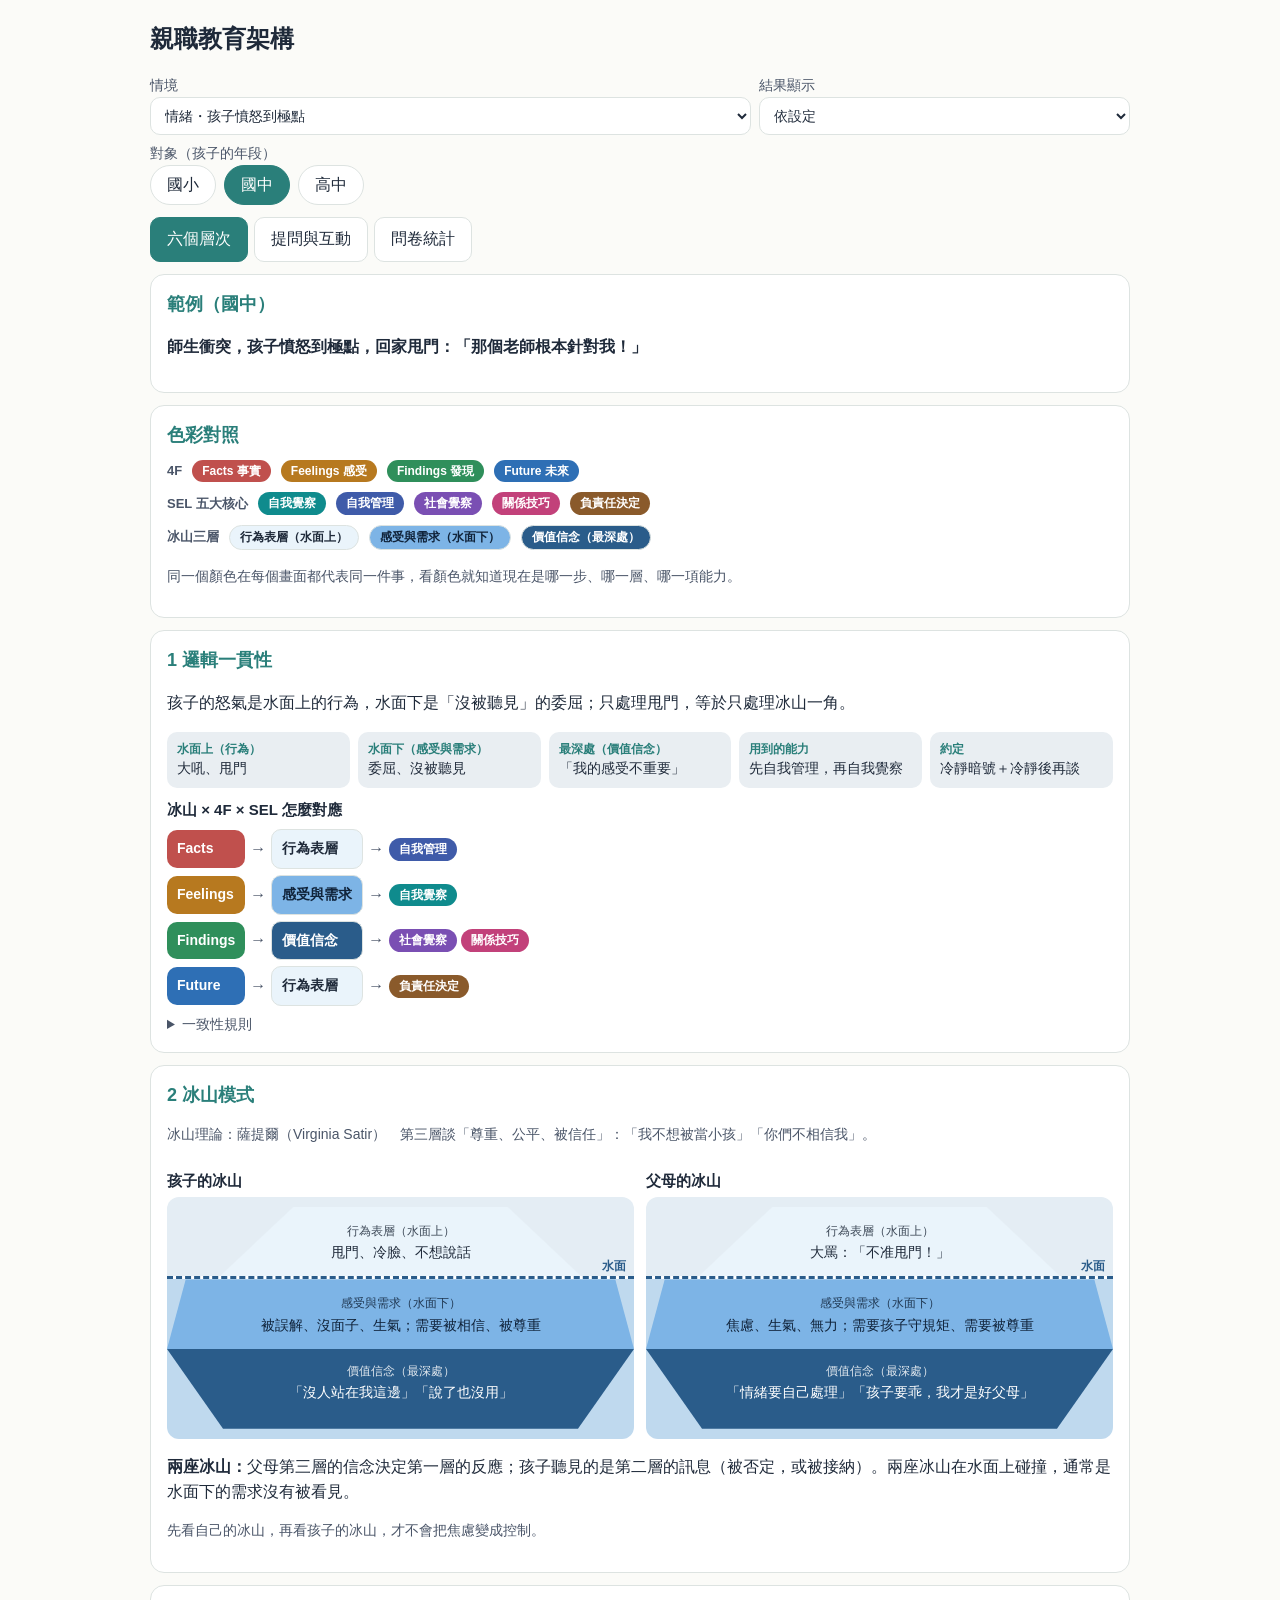
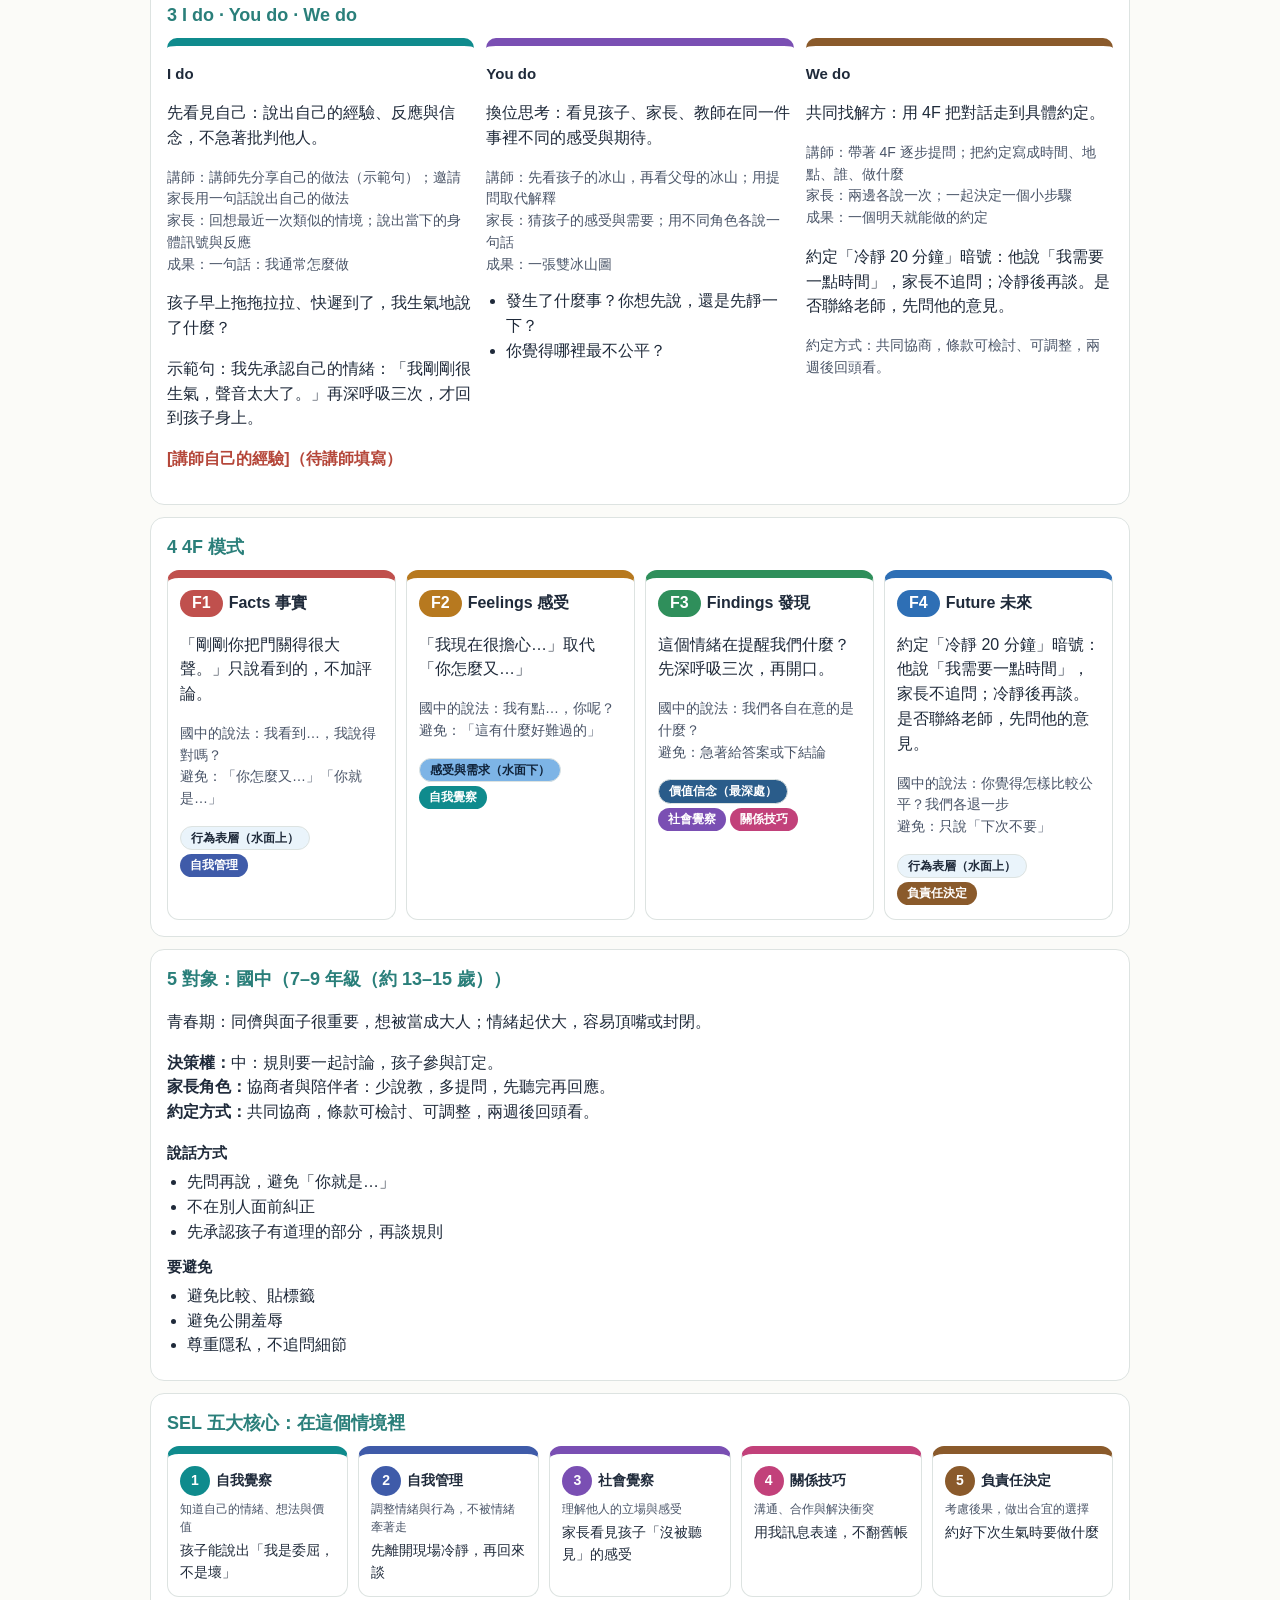
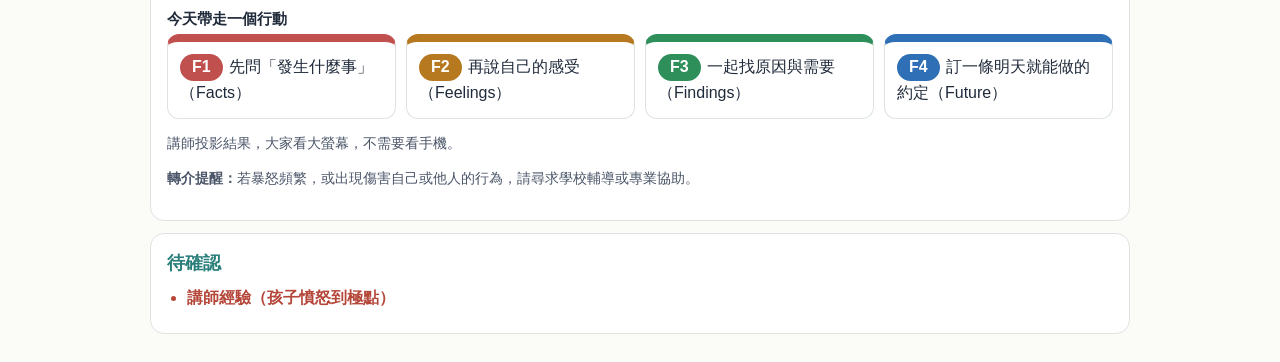
<file: demo-offline.html>
<!doctype html>
<html lang="zh-Hant"><head><meta charset="utf-8"><meta name="viewport" content="width=device-width,initial-scale=1">
<title>親職教育架構</title>
<style>
:root{--ink:#1F2A3A;--mut:#4A5568;--line:#DDE3E1;--bg:#FBFBF8;--card:#fff;--teal:#2A7F7A;--amber:#B7791F;--red:#B5473A;--blue:#2A5C8A;--track:#E9EEF2;--chipfg:#FFFFFF;--sky:#E4EDF4;--sea:#BFD9EE}
@media (prefers-color-scheme: dark){:root:not([data-theme="light"]){--ink:#E6EDF3;--mut:#A9B4C2;--line:#2F3B4C;--bg:#161C26;--card:#1E2733;--teal:#5FC4BD;--amber:#E9B872;--red:#F08A7E;--blue:#7DB4E6;--track:#2C3745;--chipfg:#10233A;--sky:#1A2230;--sea:#223B57}}
:root[data-theme="dark"]{--ink:#E6EDF3;--mut:#A9B4C2;--line:#2F3B4C;--bg:#161C26;--card:#1E2733;--teal:#5FC4BD;--amber:#E9B872;--red:#F08A7E;--blue:#7DB4E6;--track:#2C3745;--chipfg:#10233A;--sky:#1A2230;--sea:#223B57}
*{box-sizing:border-box}
body{margin:0;background:var(--bg);color:var(--ink);font-family:'Noto Sans TC',Arial,sans-serif;padding:16px;line-height:1.55}
.wrap{max-width:980px;margin:0 auto}
h1{font-size:24px;margin:4px 0 10px}
h2{font-size:18px;color:var(--teal);margin:0 0 8px}
h3{font-size:15px;margin:10px 0 4px}
label{display:block;font-size:14px;color:var(--mut);margin-top:8px}
select,button,textarea,input[type=text]{font:inherit;padding:9px 10px;border-radius:10px;border:1px solid var(--line);background:var(--card);color:var(--ink);width:100%}
button{cursor:pointer;width:auto}
button.primary{background:var(--teal);color:#fff;border-color:var(--teal)}
.row{display:flex;gap:8px;flex-wrap:wrap;align-items:center}
.seg button{border-radius:999px;padding:7px 16px}
.seg button.on,.tabs button.on{background:var(--teal);color:#fff;border-color:var(--teal)}
.tabs{display:flex;gap:6px;margin:12px 0;flex-wrap:wrap}
.tabs button{border-radius:10px;padding:9px 16px}
.card{background:var(--card);border:1px solid var(--line);border-radius:14px;padding:16px;margin:12px 0}
.grid{display:grid;grid-template-columns:repeat(auto-fit,minmax(260px,1fr));gap:12px}
.layerrow{border:1px solid var(--line);border-radius:10px;padding:8px 12px;margin:8px 0}
.layerrow small{display:block;opacity:.8}
.chip{display:inline-block;font-size:12px;font-weight:700;padding:2px 10px;border-radius:999px;margin:2px 4px 2px 0;background:var(--c);color:var(--chipfg)}
.legend{display:flex;flex-wrap:wrap;gap:6px;align-items:center;margin:6px 0}
.legend b{font-size:13px;color:var(--mut);margin-right:4px}
.sky{background:var(--sky);padding:10px 0 0;border-radius:12px 12px 0 0}
.sea{background:var(--sea);padding:0 0 10px;border-radius:0 0 12px 12px}
.wl{position:relative;border-top:3px dashed var(--blue);height:0}
.wl span{position:absolute;right:8px;top:-22px;font-size:12px;color:var(--blue);font-weight:700}
.band{text-align:center;font-size:14px;line-height:1.45}
.band small{display:block;font-size:12px;opacity:.85;margin-bottom:2px}
.band.b1{clip-path:polygon(24% 0,76% 0,94% 100%,6% 100%);padding:16px 17% 14px;margin:0 6%}
.band.b2{clip-path:polygon(4% 0,96% 0,100% 100%,0 100%);padding:16px 12% 14px}
.band.b3{clip-path:polygon(0 0,100% 0,88% 100%,12% 100%);padding:14px 16% 26px}
.f4{display:grid;grid-template-columns:repeat(auto-fit,minmax(215px,1fr));gap:10px}
.fc{background:var(--card);border:1px solid var(--line);border-top:8px solid var(--c);border-radius:12px;padding:12px}
.fc .fb{display:inline-block;background:var(--c);color:var(--chipfg);border-radius:999px;padding:1px 12px;font-weight:700;margin-right:6px}
.map{display:grid;grid-template-columns:auto 18px auto 18px 1fr;gap:6px 4px;align-items:center;margin:8px 0}
.map .ar{text-align:center;color:var(--mut)}
.map .box{border-radius:10px;padding:8px 10px;font-size:14px;font-weight:700}
.sel5{display:grid;grid-template-columns:repeat(auto-fit,minmax(170px,1fr));gap:10px}
.sc{background:var(--card);border:1px solid var(--line);border-top:8px solid var(--c);border-radius:12px;padding:12px;font-size:14px}
.sc .num{display:inline-flex;width:30px;height:30px;border-radius:50%;background:var(--c);color:var(--chipfg);align-items:center;justify-content:center;font-weight:700;margin-right:6px}
.sc small{display:block;color:var(--mut);margin:4px 0}
.chain{display:flex;flex-wrap:wrap;gap:8px;align-items:stretch;margin:8px 0}
.chain div{flex:1 1 150px;background:var(--track);border-radius:10px;padding:8px 10px;font-size:14px}
.chain b{display:block;font-size:12px;color:var(--teal)}
.tag{display:inline-block;font-size:12px;padding:2px 8px;border-radius:999px;background:var(--track);color:var(--mut);margin:2px 4px 2px 0}
.tag.warn{background:#F6D8D3;color:#7A2A20}
.todo{color:var(--red);font-weight:700}
.mut{color:var(--mut);font-size:14px}
ul,ol{padding-left:20px;margin:6px 0}
.bar{display:flex;align-items:center;gap:8px;margin:3px 0;font-size:13px}
.bar .t{flex:0 0 36px;color:var(--mut)}
.bar .track{flex:1;height:14px;background:var(--track);border-radius:7px;overflow:hidden}
.bar .fill{height:100%;border-radius:7px}
.bar .v{flex:0 0 44px;text-align:right}
.item{margin:12px 0;padding-bottom:10px;border-bottom:1px dashed var(--line)}
.ok{color:var(--teal);font-weight:700}.bad{color:var(--red);font-weight:700}
.hidden{display:none}
.rank{display:flex;gap:10px;align-items:flex-start;margin:8px 0}
.rank .n{flex:0 0 28px;height:28px;border-radius:50%;background:var(--teal);color:#fff;text-align:center;line-height:28px;font-weight:700}
</style></head>
<body><div class="wrap">
<h1>親職教育架構</h1>
<div class="row">
  <div style="flex:2 1 260px"><label>情境<select id="sit"></select></label></div>
  <div style="flex:1 1 200px"><label>結果顯示<select id="rd"><option value="">依設定</option><option value="projector">講師投影</option><option value="phone">家長／學生看手機</option></select></label></div>
</div>
<label>對象（孩子的年段）</label>
<div class="row seg" id="aud"></div>
<div class="tabs" id="tabs"></div>
<div id="view"></div>
</div>
<script>window.FW_EMBED={
  "name": "親職教育架構",
  "version": "2.0.0",
  "status": "draft（待講師確認標註為 TODO 的欄位）",
  "layers": [
    {
      "id": "coherence",
      "label": "1 邏輯一貫性",
      "desc": "同一個情境，從行為到約定一條線走到底。"
    },
    {
      "id": "iceberg",
      "label": "2 冰山模式",
      "desc": "先孩子、後父母；三層：行為表層、感受與需求、價值信念。"
    },
    {
      "id": "stages",
      "label": "3 I do · You do · We do",
      "desc": "先看自己，再看對方，最後一起找解方。"
    },
    {
      "id": "fourF",
      "label": "4 4F 模式",
      "desc": "Facts → Feelings → Findings → Future，對應冰山由上往下再回到水面。"
    },
    {
      "id": "audience",
      "label": "5 對象：國小／國中／高中",
      "desc": "步驟不變，語氣、決策權與約定方式依年段調整。"
    },
    {
      "id": "interaction",
      "label": "6 提問與互動",
      "desc": "提問階梯、猜一猜、配對、排序、承諾；家長／學生問卷統計，並看見兩邊的落差。"
    }
  ],
  "core": {
    "stages": [
      {
        "id": "ido",
        "label": "I do",
        "purpose": "先看見自己：說出自己的經驗、反應與信念，不急著批判他人。",
        "leaderMoves": [
          "講師先分享自己的做法（示範句）",
          "邀請家長用一句話說出自己的做法"
        ],
        "participantMoves": [
          "回想最近一次類似的情境",
          "說出當下的身體訊號與反應"
        ],
        "output": "一句話：我通常怎麼做",
        "icebergLink": "先看自己的冰山（父母）"
      },
      {
        "id": "youdo",
        "label": "You do",
        "purpose": "換位思考：看見孩子、家長、教師在同一件事裡不同的感受與期待。",
        "leaderMoves": [
          "先看孩子的冰山，再看父母的冰山",
          "用提問取代解釋"
        ],
        "participantMoves": [
          "猜孩子的感受與需要",
          "用不同角色各說一句話"
        ],
        "output": "一張雙冰山圖",
        "icebergLink": "孩子的冰山 ⇄ 父母的冰山"
      },
      {
        "id": "wedo",
        "label": "We do",
        "purpose": "共同找解方：用 4F 把對話走到具體約定。",
        "leaderMoves": [
          "帶著 4F 逐步提問",
          "把約定寫成時間、地點、誰、做什麼"
        ],
        "participantMoves": [
          "兩邊各說一次",
          "一起決定一個小步驟"
        ],
        "output": "一個明天就能做的約定",
        "icebergLink": "把新做法帶回水面"
      }
    ],
    "fourF": [
      {
        "id": "facts",
        "label": "Facts 事實",
        "prompt": "發生了什麼事？只還原過程，不評論。",
        "avoid": "「你怎麼又…」「你就是…」"
      },
      {
        "id": "feelings",
        "label": "Feelings 感受",
        "prompt": "你當下的心情如何？哪一部分最挫折、最開心？",
        "avoid": "「這有什麼好難過的」"
      },
      {
        "id": "findings",
        "label": "Findings 發現",
        "prompt": "找出原因與需要：這個情緒或行為在提醒我們什麼？",
        "avoid": "急著給答案或下結論"
      },
      {
        "id": "future",
        "label": "Future 未來",
        "prompt": "約定具體的下一步：時間、地點、誰、做什麼。",
        "avoid": "只說「下次不要」"
      }
    ],
    "fourFOrder": [
      "facts",
      "feelings",
      "findings",
      "future"
    ],
    "fourFToIceberg": {
      "facts": "behavior",
      "feelings": "feeling",
      "findings": "belief",
      "future": "behavior"
    },
    "fourFToSEL": {
      "facts": [
        "self_management"
      ],
      "feelings": [
        "self_awareness"
      ],
      "findings": [
        "social_awareness",
        "relationship_skills"
      ],
      "future": [
        "responsible_decision"
      ]
    },
    "sel": [
      {
        "id": "self_awareness",
        "label": "自我覺察",
        "desc": "知道自己的情緒、想法與價值",
        "taiyu": "知輕重、幾兩重"
      },
      {
        "id": "self_management",
        "label": "自我管理",
        "desc": "調整情緒與行為，不被情緒牽著走",
        "taiyu": "知吃知穿，知分寸"
      },
      {
        "id": "social_awareness",
        "label": "社會覺察",
        "desc": "理解他人的立場與感受",
        "taiyu": "目色好"
      },
      {
        "id": "relationship_skills",
        "label": "關係技巧",
        "desc": "溝通、合作與解決衝突",
        "taiyu": "互相、人情留一線"
      },
      {
        "id": "responsible_decision",
        "label": "負責任決定",
        "desc": "考慮後果，做出合宜的選擇",
        "taiyu": "做人要有肩胛頭"
      }
    ],
    "iceberg": {
      "note": "冰山理論：薩提爾（Virginia Satir）",
      "layers": [
        {
          "id": "behavior",
          "label": "行為表層（水面上）",
          "desc": "看得到的：吼叫、拖延、頂嘴、冷戰。"
        },
        {
          "id": "feeling",
          "label": "感受與需求（水面下）",
          "desc": "委屈、焦慮、害怕、想被理解、想被認同。"
        },
        {
          "id": "belief",
          "label": "價值信念（最深處）",
          "desc": "「我必須…」「這樣才是好孩子」。"
        }
      ],
      "displayOrder": [
        "child",
        "parent"
      ],
      "interplay": "父母第三層的信念決定第一層的反應；孩子聽見的是第二層的訊息（被否定，或被接納）。兩座冰山在水面上碰撞，通常是水面下的需求沒有被看見。",
      "rule": "先看自己的冰山，再看孩子的冰山，才不會把焦慮變成控制。"
    },
    "systemLayers": [
      "家庭",
      "親子互動",
      "學校",
      "社會"
    ],
    "systemQuestion": "別只問「孩子為什麼這麼沒自制力」，先問「是什麼環境，讓他離不開？」",
    "coherenceRules": [
      "同一個情境從頭到尾只用一個例子，不中途換例。",
      "4F 與冰山對應：Facts→行為、Feelings→感受與需求、Findings→價值信念、Future→把新做法帶回水面。",
      "每個 SEL 核心在情境中都有具體的行動，五個同時運作。",
      "約定要包含時間、地點、誰、做什麼，並有檢討的時間。",
      "不同年段步驟順序不變，改變的是語氣、決策權與約定方式。"
    ],
    "closingSteps": [
      "先問「發生什麼事」（Facts）",
      "再說自己的感受（Feelings）",
      "一起找原因與需要（Findings）",
      "訂一條明天就能做的約定（Future）"
    ],
    "questionBank": {
      "elementary": {
        "behavior": [
          "發生了什麼事？你看到什麼？",
          "你做了什麼？"
        ],
        "feeling": [
          "你是生氣、難過，還是害怕？",
          "你身體哪裡有感覺？"
        ],
        "belief": [
          "你心裡有沒有想：我是不是…？",
          "你最希望大人怎麼做？"
        ],
        "future": [
          "我們選一個辦法試試看好嗎？",
          "你想選哪一個？"
        ]
      },
      "junior": {
        "behavior": [
          "剛剛發生了什麼？你想先說，還是先靜一下？",
          "當時你做了什麼？"
        ],
        "feeling": [
          "你當時最在意的是什麼？",
          "你心裡是什麼感覺？"
        ],
        "belief": [
          "你覺得哪裡最不公平？",
          "你希望別人怎麼看你？"
        ],
        "future": [
          "你覺得怎樣比較公平？",
          "我們各退一步，你想怎麼試？"
        ]
      },
      "senior": {
        "behavior": [
          "我想先確認事實，我理解的對嗎？",
          "你想怎麼描述剛剛的狀況？"
        ],
        "feeling": [
          "這件事讓你有什麼感覺？我擔心…，你怎麼看？",
          "你最需要什麼？"
        ],
        "belief": [
          "這件事對你重要在哪裡？",
          "你最在意的價值是什麼？"
        ],
        "future": [
          "你的提案是什麼？",
          "我能怎麼配合？"
        ]
      }
    },
    "interactionTemplates": [
      {
        "id": "poll",
        "type": "poll",
        "stage": "opening",
        "title": "最近有這種情況嗎？",
        "instruction": "勾選孩子最近一個月的情況（不記名）。"
      },
      {
        "id": "ido_scale",
        "type": "scale",
        "stage": "ido",
        "title": "當下的強度",
        "instruction": "遇到這種情況，我當下的情緒強度是 1–5？"
      },
      {
        "id": "ido_reflect",
        "type": "reflect",
        "stage": "ido",
        "title": "我通常怎麼做",
        "instruction": "用一句話說出你的做法。"
      },
      {
        "id": "youdo_guess",
        "type": "guess",
        "stage": "youdo",
        "title": "猜一猜孩子的冰山",
        "instruction": "先看行為，第二下揭曉感受與需求，第三下揭曉信念。",
        "reveal": "click"
      },
      {
        "id": "youdo_match",
        "type": "match",
        "stage": "youdo",
        "title": "放進冰山三層",
        "instruction": "把三句話分別放進冰山的三層。"
      },
      {
        "id": "youdo_roleswap",
        "type": "roleswap",
        "stage": "youdo",
        "title": "角色換位",
        "instruction": "用孩子、家長各說一句話。"
      },
      {
        "id": "wedo_order",
        "type": "order",
        "stage": "wedo",
        "title": "4F 排排看",
        "instruction": "把四句話排成 Facts → Feelings → Findings → Future。"
      },
      {
        "id": "wedo_commit",
        "type": "commit",
        "stage": "wedo",
        "title": "明天就能做的約定",
        "instruction": "寫下：時間、地點、誰、做什麼。"
      },
      {
        "id": "closing_reflect",
        "type": "reflect",
        "stage": "closing",
        "title": "我要帶走的一個行動",
        "instruction": "從今天的四個步驟中，選一個明天先做。"
      }
    ],
    "colors": {
      "note": "同一個顏色在每個畫面代表同一件事：4F 四色、SEL 五色、冰山三層。l＝淺色模式，d＝深色模式。",
      "fourF": {
        "facts": {
          "l": "#C0504D",
          "d": "#F2A5A5"
        },
        "feelings": {
          "l": "#B7791F",
          "d": "#E9B872"
        },
        "findings": {
          "l": "#2F8F5B",
          "d": "#8FD1A0"
        },
        "future": {
          "l": "#2E6FB5",
          "d": "#9CC3E8"
        }
      },
      "sel": {
        "self_awareness": {
          "l": "#0F8B8D",
          "d": "#4FD1D3"
        },
        "self_management": {
          "l": "#3F5BA9",
          "d": "#8FA8F0"
        },
        "social_awareness": {
          "l": "#7A4FB3",
          "d": "#B79BE0"
        },
        "relationship_skills": {
          "l": "#C2417A",
          "d": "#F08AB5"
        },
        "responsible_decision": {
          "l": "#8A5A2B",
          "d": "#D9A066"
        }
      },
      "iceberg": {
        "behavior": {
          "bg": {
            "l": "#EAF4FB",
            "d": "#2C3F55"
          },
          "fg": {
            "l": "#1F2A3A",
            "d": "#E6EDF3"
          }
        },
        "feeling": {
          "bg": {
            "l": "#7DB4E6",
            "d": "#3E6E9E"
          },
          "fg": {
            "l": "#10233A",
            "d": "#F2F6FA"
          }
        },
        "belief": {
          "bg": {
            "l": "#2A5C8A",
            "d": "#1E3A5F"
          },
          "fg": {
            "l": "#FFFFFF",
            "d": "#E6EDF3"
          }
        }
      }
    }
  },
  "audiences": {
    "elementary": {
      "label": "國小",
      "grades": "1–6 年級（約 7–12 歲）",
      "developmental": "情緒詞彙有限，需要大人幫忙命名情緒；規則與後果要具體、可看見；對「被愛、被肯定」非常敏感。",
      "autonomy": "低到中：大人主導，孩子在 2–3 個選項中選擇。",
      "parentRole": "示範者與引導者：先示範怎麼說，再邀請孩子跟著說。",
      "icebergDepth": "第三層用簡單句：「我是不是不夠好？」「爸媽是不是不喜歡我？」，不談抽象價值。",
      "language": [
        "短句，一次只問一件事",
        "用情緒卡、情緒溫度計（1–5）幫孩子找詞",
        "用「你是不是…？」給選項，少用「你為什麼…？」"
      ],
      "fourFStyle": {
        "facts": "我看到／我聽到…（一句話）",
        "feelings": "你是生氣、難過，還是害怕？",
        "findings": "你需要我陪你，還是需要一點時間？",
        "future": "我們從這兩個辦法選一個"
      },
      "interactionStyle": "圖卡、情緒溫度計、二選一",
      "contractStyle": "家長帶領、孩子二選一，貼在家裡，每天簡單檢查。",
      "cautions": [
        "避免長篇說理",
        "避免當眾糾正",
        "先安撫身體（抱一下、深呼吸），再說道理"
      ]
    },
    "junior": {
      "label": "國中",
      "grades": "7–9 年級（約 13–15 歲）",
      "developmental": "青春期：同儕與面子很重要，想被當成大人；情緒起伏大，容易頂嘴或封閉。",
      "autonomy": "中：規則要一起討論，孩子參與訂定。",
      "parentRole": "協商者與陪伴者：少說教，多提問，先聽完再回應。",
      "icebergDepth": "第三層談「尊重、公平、被信任」：「我不想被當小孩」「你們不相信我」。",
      "language": [
        "先問再說，避免「你就是…」",
        "不在別人面前糾正",
        "先承認孩子有道理的部分，再談規則"
      ],
      "fourFStyle": {
        "facts": "我看到…，我說得對嗎？",
        "feelings": "我有點…，你呢？",
        "findings": "我們各自在意的是什麼？",
        "future": "你覺得怎樣比較公平？我們各退一步"
      },
      "interactionStyle": "匿名投票、角色換位、情境選擇",
      "contractStyle": "共同協商，條款可檢討、可調整，兩週後回頭看。",
      "cautions": [
        "避免比較、貼標籤",
        "避免公開羞辱",
        "尊重隱私，不追問細節"
      ]
    },
    "senior": {
      "label": "高中",
      "grades": "10–12 年級（約 16–18 歲）",
      "developmental": "接近成人：在意自我認同與未來（升學、人生方向）；壓力來自課業與選擇；需要被當成對等的夥伴。",
      "autonomy": "高：孩子提案、為決定負責，家長提供資源與意見。",
      "parentRole": "顧問與後盾：先問「你需要我做什麼？」，徵求同意後才給建議。",
      "icebergDepth": "第三層可談價值與未來：「我的人生由誰決定？」「我必須成功才有價值嗎？」",
      "language": [
        "用平等的語氣：「我想跟你討論…」",
        "先徵求同意：「我可以說說我的擔心嗎？」",
        "決定權留給孩子，同時說明自己的底線"
      ],
      "fourFStyle": {
        "facts": "我想先確認事實…",
        "feelings": "我擔心…，你的想法是？",
        "findings": "這件事對你重要在哪裡？",
        "future": "你的提案是什麼？我能怎麼配合？"
      },
      "interactionStyle": "開放式討論、利弊分析、孩子提案",
      "contractStyle": "孩子先提案、家長回饋，設定檢核指標與例外條款。",
      "cautions": [
        "避免替孩子做決定",
        "避免用金錢或愛當條件",
        "涉及安全或健康時，說明底線並尋求專業協助"
      ]
    }
  },
  "survey": {
    "note": "與 sihu-parent-survey 的 config.js GROUPS 相同；選項文字必須完全一致。",
    "groups": [
      {
        "key": "emotion",
        "name": "情緒",
        "items": [
          "容易生氣、煩躁",
          "焦慮、緊張",
          "難過、低落",
          "課業升學壓力大",
          "不說出自己的感受",
          "沒有明顯困擾"
        ]
      },
      {
        "key": "behavior",
        "name": "行為",
        "items": [
          "衝動、頂嘴",
          "拖延、要一直催",
          "過度使用手機網路",
          "不遵守規範",
          "遇到困難就逃避",
          "沒有明顯困擾"
        ]
      },
      {
        "key": "social",
        "name": "人際",
        "items": [
          "與孩子溝通時，經常演變成責備、爭吵或冷戰",
          "與同學容易發生爭執或意見衝突",
          "覺得自己沒有知心朋友，或常感到被孤立",
          "曾遭遇言語嘲諷、排擠、欺負或網路霸凌",
          "不容易表達自己的想法，也不敢拒絕他人的要求",
          "家長與教師對孩子的管教方式或期待不同",
          "近期沒有明顯的人際互動困擾"
        ]
      }
    ],
    "optionalQuestions": [
      {
        "id": "grade",
        "text": "孩子目前就讀",
        "options": [
          "國小",
          "國中",
          "高中"
        ],
        "use": "依年段切換情境內容"
      }
    ],
    "respondents": [
      {
        "id": "parent",
        "label": "家長",
        "stem": "想一想孩子最近一個月的情況，有的就勾。"
      },
      {
        "id": "student",
        "label": "學生",
        "stem": "想一想你自己最近一個月的情況，有的就勾。不記名，不會知道是誰填的。"
      }
    ],
    "studentItems": {
      "容易生氣、煩躁": "我最近容易生氣、煩躁",
      "焦慮、緊張": "我常覺得焦慮、緊張",
      "難過、低落": "我常覺得難過、心情低落",
      "課業升學壓力大": "我覺得課業升學壓力很大",
      "不說出自己的感受": "我不太會說出自己的感受",
      "沒有明顯困擾": "我最近沒有明顯困擾",
      "衝動、頂嘴": "我有時候會衝動、忍不住頂嘴",
      "拖延、要一直催": "我常拖延，需要被一直催",
      "過度使用手機網路": "我常常滑手機、上網停不下來",
      "不遵守規範": "我常常覺得規定很難遵守",
      "遇到困難就逃避": "遇到困難，我會想逃避",
      "與孩子溝通時，經常演變成責備、爭吵或冷戰": "跟爸媽說話時，常常變成被罵、吵架或冷戰",
      "與同學容易發生爭執或意見衝突": "我跟同學容易吵架或意見不合",
      "覺得自己沒有知心朋友，或常感到被孤立": "我覺得沒有知心朋友，或常覺得被孤立",
      "曾遭遇言語嘲諷、排擠、欺負或網路霸凌": "我曾被嘲笑、排擠、欺負或遭到網路霸凌",
      "不容易表達自己的想法，也不敢拒絕他人的要求": "我不容易說出自己的想法，也不敢拒絕別人",
      "家長與教師對孩子的管教方式或期待不同": "我覺得爸媽和老師對我的要求或期待不一樣",
      "近期沒有明顯的人際互動困擾": "我最近沒有明顯的人際困擾"
    },
    "noneItems": [
      "沒有明顯困擾",
      "近期沒有明顯的人際互動困擾"
    ],
    "gapThreshold": 0.15,
    "payloadNote": "送到 Apps Script 時需在 Code.gs 新增 role 欄（parent/student）；本模組不修改 sihu-parent-survey。"
  },
  "situations": [
    {
      "id": "emotion_outburst",
      "domain": "emotion",
      "title": "孩子憤怒到極點",
      "storyline": "孩子的怒氣是水面上的行為，水面下是「沒被聽見」的委屈；只處理甩門，等於只處理冰山一角。",
      "surveyLink": {
        "emotion": [
          "容易生氣、煩躁"
        ],
        "behavior": [
          "衝動、頂嘴"
        ]
      },
      "chain": {
        "surface": "大吼、甩門",
        "below": "委屈、沒被聽見",
        "deep": "「我的感受不重要」",
        "skill": "先自我管理，再自我覺察",
        "agreement": "冷靜暗號＋冷靜後再談"
      },
      "triggerForParent": "孩子早上拖拖拉拉、快遲到了，我生氣地說了什麼？",
      "parentIceberg": {
        "behavior": "大罵：「不准甩門！」",
        "feeling": "焦慮、生氣、無力；需要孩子守規矩、需要被尊重",
        "belief": "「情緒要自己處理」「孩子要乖，我才是好父母」"
      },
      "idoModel": "我先承認自己的情緒：「我剛剛很生氣，聲音太大了。」再深呼吸三次，才回到孩子身上。",
      "lecturerExperience": {
        "status": "TODO",
        "text": "[講師自己的經驗]（待講師填寫）"
      },
      "byAudience": {
        "elementary": {
          "example": "孩子在學校被老師誤會，回家大哭、丟東西，說：「你們都不聽我說！」",
          "childIceberg": {
            "behavior": "大哭、丟東西",
            "feeling": "委屈、害怕；需要被抱一下、被相信",
            "belief": "「我是不是壞小孩？」「爸媽是不是不喜歡我？」"
          },
          "youDoQuestions": [
            "你是生氣，還是難過？",
            "你想先抱一下，還是先自己待一下？"
          ],
          "future": "一起選一個「生氣的小角落」，貼上情緒溫度計；氣到 4 分就去角落深呼吸三次。"
        },
        "junior": {
          "example": "師生衝突，孩子憤怒到極點，回家甩門：「那個老師根本針對我！」",
          "childIceberg": {
            "behavior": "甩門、冷臉、不想說話",
            "feeling": "被誤解、沒面子、生氣；需要被相信、被尊重",
            "belief": "「沒人站在我這邊」「說了也沒用」"
          },
          "youDoQuestions": [
            "發生了什麼事？你想先說，還是先靜一下？",
            "你覺得哪裡最不公平？"
          ],
          "future": "約定「冷靜 20 分鐘」暗號：他說「我需要一點時間」，家長不追問；冷靜後再談。是否聯絡老師，先問他的意見。"
        },
        "senior": {
          "example": "孩子與老師發生衝突後情緒失控，摔門離開：「你們都不懂，別管我！」",
          "childIceberg": {
            "behavior": "摔門、中斷對話",
            "feeling": "被否定、無力、覺得不被當成大人；需要被信任、需要自己處理的空間",
            "belief": "「我必須自己扛」「求助就是示弱」"
          },
          "youDoQuestions": [
            "你希望我現在做什麼：陪你、聽你說，還是先不要打擾？",
            "這件事你打算怎麼處理？需要我幫什麼？"
          ],
          "future": "由孩子提出處理方式（找老師談、找輔導老師、自己先冷靜），家長只在被邀請時協助，並約好三天後簡單回報。"
        }
      },
      "wedoScript": {
        "facts": "「剛剛你把門關得很大聲。」只說看到的，不加評論。",
        "feelings": "「我現在很擔心…」取代「你怎麼又…」",
        "findings": "這個情緒在提醒我們什麼？先深呼吸三次，再開口。"
      },
      "selMap": {
        "self_awareness": "孩子能說出「我是委屈，不是壞」",
        "self_management": "先離開現場冷靜，再回來談",
        "social_awareness": "家長看見孩子「沒被聽見」的感受",
        "relationship_skills": "用我訊息表達，不翻舊帳",
        "responsible_decision": "約好下次生氣時要做什麼"
      },
      "referralNote": "若暴怒頻繁，或出現傷害自己或他人的行為，請尋求學校輔導或專業協助。"
    },
    {
      "id": "exam_drop",
      "domain": "emotion",
      "title": "考試退步",
      "storyline": "分數是水面上的結果；水面下是「我不夠好」的羞愧。追問分數，孩子聽到的是「我讓你失望了」。",
      "surveyLink": {
        "emotion": [
          "課業升學壓力大",
          "難過、低落"
        ]
      },
      "chain": {
        "surface": "丟書包、說自己笨",
        "below": "挫折、羞愧、怕讓人失望",
        "deep": "「我是不是很笨？」",
        "skill": "自我覺察＋自我管理＋負責任決定",
        "agreement": "今晚訂正、一週後問老師、暫停追問分數"
      },
      "triggerForParent": "孩子段考退步，回家就把書包丟在地上。你第一句話是什麼？",
      "parentIceberg": {
        "behavior": "追問成績、比較、叨念「你到底有沒有用心」",
        "feeling": "失望、著急、擔心未來；需要孩子努力、需要被看見付出",
        "belief": "「成績代表努力」「不逼他，他就不會進步」"
      },
      "idoModel": "我先忍住追問分數，說：「看起來你今天很不好受。」",
      "lecturerExperience": {
        "status": "TODO",
        "text": "[講師自己的經驗]（待講師填寫）"
      },
      "byAudience": {
        "elementary": {
          "example": "小安段考數學考了 52 分，回家把書包丟在地上，大喊：「我就是笨，不想念了！」",
          "childIceberg": {
            "behavior": "丟書包、哭著說自己笨",
            "feeling": "挫折、羞愧；需要被抱抱、被肯定「你有努力」",
            "belief": "「我是不是很笨？」「考不好，媽媽會不喜歡我」"
          },
          "youDoQuestions": [
            "你覺得哪一題最難？",
            "你現在比較難過，還是比較生氣？"
          ],
          "future": "今晚先抱一下；隔天一起挑 3 題錯題訂正，用貼紙記錄進步，不比較分數。"
        },
        "junior": {
          "example": "孩子段考成績退步，把考卷塞進書包，說：「別問了，反正我就是不行。」",
          "childIceberg": {
            "behavior": "藏考卷、不想談",
            "feeling": "丟臉、挫折、怕被比較；需要被接納、需要面子被保護",
            "belief": "「成績不好就是失敗」「大家都比我強」"
          },
          "youDoQuestions": [
            "這次你自己怎麼看？",
            "你希望我怎麼陪你面對？"
          ],
          "future": "一週後一起看：孩子自己列出 2 個調整方法（如問老師、整理錯題），家長不追問分數，只問「需要我做什麼？」"
        },
        "senior": {
          "example": "孩子段考退步，晚上關在房裡，說：「我可能考不上想念的科系了。」",
          "childIceberg": {
            "behavior": "關在房裡、對話變少",
            "feeling": "焦慮、無力、害怕讓大家失望；需要被支持、需要看見其他可能",
            "belief": "「我必須成功才有價值」「失敗就沒有未來」"
          },
          "youDoQuestions": [
            "這次成績對你的目標有什麼影響？",
            "你想先分析原因，還是先休息一下？"
          ],
          "future": "孩子提出兩週調整計畫（時間、方法、求助對象），家長協助找資源（輔導老師、學長姊），每週 15 分鐘檢視一次。"
        }
      },
      "wedoScript": {
        "facts": "「我看到你回來後把書包丟在地上，也聽到你說自己很笨。」只說事實，不談分數。",
        "feelings": "「我看到你很挫折，我也有點擔心。」先說自己的感受，再問他的感受。",
        "findings": "這次錯在哪裡？是不會、粗心，還是害怕再次失敗？"
      },
      "selMap": {
        "self_awareness": "孩子說出「我很挫折，不是我很笨」",
        "self_management": "先離開房間冷靜，不再摔東西",
        "social_awareness": "孩子留意到媽媽也累、弟弟會害怕",
        "relationship_skills": "說「我現在需要一點時間，等一下再講」",
        "responsible_decision": "決定先訂正錯題，再去問老師"
      },
      "referralNote": "若情緒低落持續兩週以上、對任何事失去興趣，請尋求學校輔導或專業協助。"
    },
    {
      "id": "school_anxiety",
      "domain": "emotion",
      "title": "上學焦慮，說肚子痛",
      "storyline": "肚子痛是水面上的訊號；水面下是「怕被笑、怕出事」的不安。先相信身體的不舒服，再找原因。",
      "surveyLink": {
        "emotion": [
          "焦慮、緊張"
        ]
      },
      "chain": {
        "surface": "肚子痛、不想上學",
        "below": "害怕、怕被笑",
        "deep": "「去學校就會出事」",
        "skill": "自我覺察＋社會覺察",
        "agreement": "先和班導確認、約定不舒服時找誰"
      },
      "triggerForParent": "早上孩子說肚子痛，不想去學校。你會怎麼反應？",
      "parentIceberg": {
        "behavior": "先懷疑孩子裝病、催促、硬送去學校",
        "feeling": "著急、擔心、煩躁；需要孩子準時上學、需要確認他平安",
        "belief": "「不能讓他逃避」「逃避一次，以後就會更難」"
      },
      "idoModel": "我先說：「肚子痛一定很不舒服。」再慢慢問：「是不是有什麼事讓你擔心？」",
      "lecturerExperience": {
        "status": "TODO",
        "text": "[講師自己的經驗]（待講師填寫）"
      },
      "byAudience": {
        "elementary": {
          "example": "孩子晚上翻來覆去，早上抱著肚子說：「今天可以請假嗎？」",
          "childIceberg": {
            "behavior": "肚子痛、黏著家長、哭",
            "feeling": "害怕、不安；需要安全感、需要大人陪",
            "belief": "「離開爸媽會出事」「沒有人會幫我」"
          },
          "youDoQuestions": [
            "學校有什麼讓你不舒服的嗎？",
            "你比較怕早上，還是怕某一節課？"
          ],
          "future": "建立早晨小儀式（抱一下、說再見的暗號），並請班導在到校時給孩子一個固定的小任務。"
        },
        "junior": {
          "example": "孩子晚上睡不好，早上說肚子痛不想上學，不肯說原因。",
          "childIceberg": {
            "behavior": "拖延出門、不肯說原因",
            "feeling": "緊張、怕被笑、怕被排擠；需要被相信、需要不被追問的空間",
            "belief": "「說了也沒用」「去學校就會出事」"
          },
          "youDoQuestions": [
            "你願意說多少都可以，我想先聽你說。",
            "是人讓你擔心，還是事情？"
          ],
          "future": "家長先和班導確認校內狀況（先告知孩子），約定不舒服時可找輔導室或保健室，每週回顧一次。"
        },
        "senior": {
          "example": "孩子最近常說頭痛、胃痛，週一特別不想去學校，也不太說話。",
          "childIceberg": {
            "behavior": "身體不適、請假或早退增加",
            "feeling": "焦慮、倦怠、壓力大；需要被理解、需要喘息",
            "belief": "「我撐不下去也不能說」「別人都做得到」"
          },
          "youDoQuestions": [
            "最近有什麼事讓你特別累？",
            "你希望自己先處理，還是需要有人幫忙？"
          ],
          "future": "孩子與家長一起決定是否尋求輔導室或專業協助，並共同擬定一週的減壓安排。"
        }
      },
      "wedoScript": {
        "facts": "「你早上說肚子痛，最近晚上也睡不好。」只說發生的事，不下結論。",
        "feelings": "「我看到你很緊張，我也很擔心你。」先接住情緒，再談上學。",
        "findings": "害怕的是哪一件事？是同學、課業，還是某個老師或某個地方？"
      },
      "selMap": {
        "self_awareness": "孩子能說出「我是害怕，不是裝病」",
        "self_management": "用深呼吸與暗號穩住自己",
        "social_awareness": "家長看見孩子怕被笑、怕出事的感受",
        "relationship_skills": "說出「我需要你陪我走到教室」",
        "responsible_decision": "決定今天試著去學校，並約好不舒服時找誰"
      },
      "referralNote": "若焦慮持續超過兩週、影響睡眠或食慾，請轉介學校輔導或專業諮商。"
    },
    {
      "id": "procrastination",
      "domain": "behavior",
      "title": "拖延作業",
      "storyline": "拖延是行為，不是品格；水面下可能是怕做不好、不會做，或想奪回一點掌控感。先問原因，再談策略。",
      "surveyLink": {
        "behavior": [
          "拖延、要一直催",
          "遇到困難就逃避"
        ]
      },
      "chain": {
        "surface": "拖延作業、被催就生氣",
        "below": "壓力大、怕做不好、想要一點掌控",
        "deep": "「不做，就不會被說做不好」",
        "skill": "自我管理＋負責任決定",
        "agreement": "固定開始時間、家長只提醒一次、每週檢討"
      },
      "triggerForParent": "晚上九點，孩子還沒開始寫作業，你已經催了三次。你下一句會說什麼？",
      "parentIceberg": {
        "behavior": "碎念催促、責罵、威脅處罰",
        "feeling": "焦慮、憤怒、無助",
        "belief": "怕孩子的未來受影響；覺得他沒有自制力；想起自己小時候，感到落差"
      },
      "idoModel": "我先說：「我發現我一直在催你，其實是我在擔心。」",
      "lecturerExperience": {
        "status": "TODO",
        "text": "[講師自己的經驗]（待講師填寫）"
      },
      "byAudience": {
        "elementary": {
          "example": "孩子寫作業一直玩橡皮擦、喝水、上廁所，一個小時只寫了兩行。",
          "childIceberg": {
            "behavior": "一直分心、寫得很慢",
            "feeling": "不會做、怕寫錯；需要有人陪、需要被肯定「你有開始」",
            "belief": "「寫不好會被罵」"
          },
          "youDoQuestions": [
            "哪一題你不知道怎麼開始？",
            "你想要我坐在旁邊，還是你先試試看？"
          ],
          "future": "用計時器分段：先寫 10 分鐘、休息 3 分鐘，完成後貼一張貼紙，每天固定同一個時間寫作業。"
        },
        "junior": {
          "example": "孩子一回家就先滑手機，作業拖到晚上十點，被催就生氣：「我知道啦！」",
          "childIceberg": {
            "behavior": "拖延作業、被催就頂嘴",
            "feeling": "壓力大、怕做不好、想先逃開；想要一點自己能決定的時間",
            "belief": "「不做，就不會被說做不好」；用拖延保護自己、換回一點掌控感"
          },
          "youDoQuestions": [
            "拖在哪一科、哪一段時間最明顯？",
            "你覺得什麼時間寫比較有效率？"
          ],
          "future": "放學先休息 30 分鐘，晚上 7 點開始寫、手機放客廳；先寫最難的 15 分鐘，寫不完先說一聲；家長只提醒一次、不碎念；每週日晚上 15 分鐘檢討。"
        },
        "senior": {
          "example": "孩子準備考試卻一直拖延，滑手機到深夜，說：「我知道要唸，但就是不想開始。」",
          "childIceberg": {
            "behavior": "知道該做卻拖延、熬夜",
            "feeling": "焦慮、怕失敗、想逃開；需要有人理解壓力",
            "belief": "「做了也不一定有用」「開始就得做到完美」"
          },
          "youDoQuestions": [
            "最難開始的是哪一部分？",
            "你想自己規劃，還是想先討論看看？"
          ],
          "future": "孩子自訂每週讀書計畫與檢核點，家長只問「需要我幫什麼？」；若連續兩週無法執行，再一起調整或尋求輔導資源。"
        }
      },
      "reasonsToCheck": [
        "挫折感",
        "不會做、缺乏方法",
        "注意力困難",
        "親子衝突後的抗拒",
        "對課業失去動機"
      ],
      "wedoScript": {
        "facts": "這週有幾天作業拖到晚上 9 點後才開始寫？通常拖在哪一科、哪個時段？",
        "feelings": "家長擔心孩子睡太晚、壓力大；孩子覺得一直被催、怕做不好。",
        "findings": "拖延卡在哪裡？是不會做、太累、被手機分心，還是不知道從哪裡開始？"
      },
      "selMap": {
        "self_awareness": "孩子能說出「我是怕做不好，不是懶」",
        "self_management": "用計時器與固定時段穩住自己",
        "social_awareness": "家長看見孩子「被催」的壓力",
        "relationship_skills": "說「我先寫 15 分鐘，寫不完再跟你說」",
        "responsible_decision": "決定開始時間與手機放哪裡"
      },
      "referralNote": "若懷疑注意力或學習困難，請轉介學校輔導。"
    },
    {
      "id": "phone_conflict",
      "domain": "behavior",
      "title": "手機使用與親子衝突",
      "leadIn": "行為領域的延伸：手機衝突常和拖延、睡眠與情緒有同一個根源，也要看環境。",
      "systemView": true,
      "storyline": "手機衝突不只是孩子的自制力：先看兩座冰山，再看系統（家庭、學校、社會）。先理解，再管理＋約定。",
      "surveyLink": {
        "behavior": [
          "過度使用手機網路"
        ]
      },
      "chain": {
        "surface": "停不下來、被提醒就頂嘴",
        "below": "無聊、壓力大、想被連結",
        "deep": "「手機是我唯一能放鬆的地方」",
        "skill": "自我管理＋關係技巧",
        "agreement": "3C 約定（時間、地點、時長＋修復），父母一起遵守"
      },
      "triggerForParent": "晚上十一點，孩子還躲在棉被裡玩手機，一開口就大吼：「不要管我！」",
      "parentIceberg": {
        "behavior": "反覆提醒、沒收手機、爭吵",
        "feeling": "焦慮、挫折、擔心；需要孩子能自我控制",
        "belief": "「手機會毀了孩子」「不管就是放任」"
      },
      "idoModel": "我先檢查自己：我自己晚上也滑手機嗎？孩子看著我們學。",
      "lecturerExperience": {
        "status": "TODO",
        "text": "[講師自己的經驗]（待講師填寫）"
      },
      "byAudience": {
        "elementary": {
          "example": "孩子放學後一直要玩平板，時間到了不肯關，哭鬧：「再五分鐘！」",
          "childIceberg": {
            "behavior": "不肯關、哭鬧",
            "feeling": "還沒玩夠、不想被打斷；需要被預告、需要好好結束",
            "belief": "「爸媽就是不讓我開心」"
          },
          "youDoQuestions": [
            "你最喜歡玩的是哪一個遊戲？",
            "關掉之前，你需要先做什麼才會比較容易結束？"
          ],
          "future": "家長主導「使用前約定」：玩多久、用計時器、時間到有 2 分鐘收尾，完成後有替代活動（桌遊、戶外）；全家共用手機放置處。"
        },
        "junior": {
          "example": "孩子因手機使用與父母吵架：「你們都管我，自己也一直在滑手機！」",
          "childIceberg": {
            "behavior": "一有空就滑手機、被提醒就頂嘴",
            "feeling": "無聊、壓力大、需要被連結；需要一點自主與放鬆",
            "belief": "「手機是我唯一能放鬆的地方」「大人都不懂我」"
          },
          "youDoQuestions": [
            "你在手機上最想做什麼？",
            "什麼時候最容易停不下來？"
          ],
          "future": "全家一起訂 3C 約定（時間、地點、時長＋修復），父母也一起遵守；兩週後一起檢討。"
        },
        "senior": {
          "example": "孩子熬夜滑手機，白天精神不好，被提醒就說：「這是我的事。」",
          "childIceberg": {
            "behavior": "熬夜、白天疲憊、拒絕討論",
            "feeling": "壓力大、想逃開、想要自己的空間；需要被尊重",
            "belief": "「我有權決定自己的時間」「大人只想控制我」"
          },
          "youDoQuestions": [
            "你覺得現在的手機使用對睡眠、學業有什麼影響？",
            "如果由你設計一套規則，你會怎麼訂？"
          ],
          "future": "孩子提出自己的使用規則與睡眠目標，家長說明底線（睡眠與安全），雙方約定檢視指標與調整方式；必要時尋求輔導資源。"
        }
      },
      "wedoScript": {
        "facts": "每天用幾小時？什麼時候用、在哪裡用？",
        "feelings": "用的時候、被提醒或被限制的時候，各自是什麼感覺？",
        "findings": "什麼時候最容易停不下來？背後需要的是什麼？"
      },
      "selMap": {
        "self_awareness": "孩子能說出「我是想放鬆／想被連結」",
        "self_management": "時間到前用計時器、自己按下結束",
        "social_awareness": "家長看見孩子需要連結與紓壓",
        "relationship_skills": "用我訊息討論，不用沒收當威脅",
        "responsible_decision": "共同決定使用時段與睡前放置處"
      },
      "referralNote": "若無法控制使用、嚴重影響睡眠或社交，請尋求學校輔導或專業協助。"
    },
    {
      "id": "family_rules",
      "domain": "behavior",
      "title": "家庭規範被挑戰",
      "storyline": "規範被挑戰，常是因為「規則沒有一起訂」或「大人也沒做到」。先看規則的來源，再一起修訂。",
      "surveyLink": {
        "behavior": [
          "不遵守規範",
          "衝動、頂嘴"
        ]
      },
      "chain": {
        "surface": "頂嘴、不遵守",
        "below": "被管太多、想被尊重",
        "deep": "「規定只針對我」",
        "skill": "關係技巧＋負責任決定",
        "agreement": "一起修訂規則、大人也遵守、每週檢討"
      },
      "triggerForParent": "家裡有規定餐桌時間不滑手機，孩子卻一直拿著手機，被提醒就頂嘴。你會怎麼處理？",
      "parentIceberg": {
        "behavior": "一直唸、罵人、乾脆不管了",
        "feeling": "生氣、無力、覺得權威被挑戰；需要規矩被尊重、需要家人一起遵守",
        "belief": "「大人說了就要算」「不管就是放縱」"
      },
      "idoModel": "我先檢查：這條規則是誰訂的？我自己有做到嗎？",
      "lecturerExperience": {
        "status": "TODO",
        "text": "[講師自己的經驗]（待講師填寫）"
      },
      "byAudience": {
        "elementary": {
          "example": "孩子吃飯時一直離開座位，被提醒就說：「我不要吃了！」",
          "childIceberg": {
            "behavior": "離座、拒絕吃飯",
            "feeling": "不想被管、想玩；需要被注意、需要有趣的規則",
            "belief": "「爸媽只會叫我」"
          },
          "youDoQuestions": [
            "你覺得吃飯時最難做到哪一件事？",
            "你想用貼紙表，還是計時器？"
          ],
          "future": "全家一起畫「餐桌小約定」（3 條以內），完成給貼紙，大人也要遵守。"
        },
        "junior": {
          "example": "吃飯時一直滑手機，被提醒就頂嘴：「不要管我！」",
          "childIceberg": {
            "behavior": "頂嘴、滑手機、故意不理",
            "feeling": "不服氣、煩、覺得被管太多；需要被尊重、需要自己能決定一些事",
            "belief": "「規定只針對我」「反正說了也沒用」"
          },
          "youDoQuestions": [
            "你覺得這條規定哪裡不合理？",
            "如果是你，你希望大人怎麼提醒你？"
          ],
          "future": "全家一起修訂餐桌規則，大人也一起遵守；每週家庭會議檢討一次。"
        },
        "senior": {
          "example": "孩子晚歸又不說去哪，被問就說：「我已經長大了。」",
          "childIceberg": {
            "behavior": "晚歸、不報備、拒絕被問",
            "feeling": "想要自由、被管束的煩躁；需要被信任、被當成大人",
            "belief": "「報備就是不被信任」「我能為自己負責」"
          },
          "youDoQuestions": [
            "你覺得怎樣的報備方式，你比較能接受？",
            "什麼情況下，你會希望家人知道你在哪裡？"
          ],
          "future": "孩子提出報備方式（訊息、定位分享或回家時間），家長說明安全底線，雙方約定異常處理流程並定期檢討。"
        }
      },
      "reasonsToCheck": [
        "規定沒有一起討論過",
        "規定對大人和孩子不一樣",
        "孩子用對抗來守住自主",
        "親子衝突後的抗拒"
      ],
      "wedoScript": {
        "facts": "「我看到（具體行為），我們之前約好的是（規則）。」只說事實，不評論。",
        "feelings": "「我有點生氣，也很想跟你好好相處。」再聽他說。",
        "findings": "規定是怎麼來的？大家都覺得公平嗎？哪一條最難做到？"
      },
      "selMap": {
        "self_awareness": "孩子能說出「我不是故意跟你對著幹，是覺得被管太多」",
        "self_management": "被提醒時先停三秒，再回應",
        "social_awareness": "家長看見孩子想被尊重、想有自主",
        "relationship_skills": "用提議代替頂嘴與命令",
        "responsible_decision": "一起訂規則、大人也一起遵守"
      },
      "referralNote": null
    },
    {
      "id": "interpersonal_conflict",
      "domain": "interpersonal",
      "title": "人際衝突與不敢表達",
      "storyline": "孩子不說，不是沒想法，常是怕被否定、怕麻煩別人；父母急著建議，孩子就更不說了。",
      "surveyLink": {
        "social": [
          "與孩子溝通時，經常演變成責備、爭吵或冷戰",
          "不容易表達自己的想法，也不敢拒絕他人的要求"
        ]
      },
      "chain": {
        "surface": "不敢表達、默默配合",
        "below": "害怕被討厭、孤單、委屈",
        "deep": "「表達意見會被討厭」",
        "skill": "關係技巧＋社會覺察",
        "agreement": "每週一次，孩子先說、家長只聽"
      },
      "triggerForParent": "孩子放學很生氣：「我再也不要跟小明當朋友了！他當著大家的面笑我！」你會先說什麼？",
      "parentIceberg": {
        "behavior": "責備多於傾聽、急著給建議",
        "feeling": "擔心、著急、無力；需要確認孩子平安、需要被孩子信任",
        "belief": "「大人的話不能質疑」「為孩子好，就要管」"
      },
      "idoModel": "我先練習只聽不建議：「然後呢？」「那時候你心裡怎麼樣？」",
      "lecturerExperience": {
        "status": "TODO",
        "text": "[講師自己的經驗]（待講師填寫）"
      },
      "byAudience": {
        "elementary": {
          "example": "孩子放學噘著嘴：「小明今天不跟我玩了！」再問他，他說：「沒事。」",
          "childIceberg": {
            "behavior": "不想說、悶悶不樂",
            "feeling": "孤單、難過；需要有人陪、需要被接納",
            "belief": "「我是不是很討人厭？」"
          },
          "youDoQuestions": [
            "今天誰跟你玩了？誰沒有？",
            "你現在比較難過，還是比較生氣？"
          ],
          "future": "每天睡前五分鐘「今日三件事」：一件開心、一件不開心、一件想感謝；家長先分享自己的，再邀請孩子。"
        },
        "junior": {
          "example": "孩子放學很生氣：「我再也不要跟小明當朋友了！他當著大家的面笑我！」",
          "childIceberg": {
            "behavior": "不敢表達意見、默默配合",
            "feeling": "害怕被討厭、孤單、委屈；需要被接納、有歸屬感",
            "belief": "「表達意見會被討厭」「不要給別人添麻煩」"
          },
          "youDoQuestions": [
            "你想先說，還是先安靜一下？",
            "當時你最希望別人怎麼做？"
          ],
          "future": "每週一次，孩子先說一件想說的事，家長只聽、不急著評論。"
        },
        "senior": {
          "example": "孩子在社團被同學排擠，回家卻只說：「沒事，我自己處理。」",
          "childIceberg": {
            "behavior": "報喜不報憂、自己扛",
            "feeling": "孤單、羞愧、不想讓家人擔心；需要被信任、需要有人在",
            "belief": "「我必須自己解決」「讓家人擔心是我的錯」"
          },
          "youDoQuestions": [
            "你想自己處理，還是想聽聽我的想法？",
            "如果需要幫忙，你希望我怎麼幫？"
          ],
          "future": "約定兩個暗號：「需要你聽我說」「需要你給建議」；孩子選擇當下要哪一種，家長照做，每兩週簡單聊一次近況。"
        }
      },
      "wedoScript": {
        "facts": "「你最近回家都不說話，怎麼了嗎？」不評論、不猜想。",
        "feelings": "「我擔心你覺得不能說…」「你是不是怕說了會被罵？」先聽完再回應。",
        "findings": "是怕被否定、怕麻煩別人，還是覺得大人的話不能質疑？"
      },
      "selMap": {
        "self_awareness": "孩子能說出「我是怕被討厭，不是沒意見」",
        "self_management": "聽完再回應，不急著建議",
        "social_awareness": "家長看見孩子怕麻煩別人的心情",
        "relationship_skills": "用「我想…」「我擔心…」開頭",
        "responsible_decision": "約定每週一次孩子先說"
      },
      "referralNote": null
    },
    {
      "id": "peer_isolation",
      "domain": "interpersonal",
      "title": "被排擠、孤立或網路霸凌",
      "storyline": "被排擠或霸凌的孩子常不說：怕被說「太敏感」、怕事情更糟。先讓孩子知道「不是你的錯」，再一起決定怎麼處理與通報。",
      "surveyLink": {
        "social": [
          "覺得自己沒有知心朋友，或常感到被孤立",
          "曾遭遇言語嘲諷、排擠、欺負或網路霸凌"
        ]
      },
      "chain": {
        "surface": "不想上學、怕手機響、不想談",
        "below": "孤單、羞愧、害怕被報復",
        "deep": "「是我不好，大家才不喜歡我」",
        "skill": "社會覺察＋負責任決定",
        "agreement": "保存紀錄、一起決定通報時機與對象"
      },
      "triggerForParent": "孩子最近不想去學校，手機一響就緊張，問他又說沒事。你會先怎麼做？",
      "parentIceberg": {
        "behavior": "追問是誰、急著去學校理論、叫孩子「反擊回去」",
        "feeling": "心疼、憤怒、無力；需要保護孩子、需要事情被解決",
        "belief": "「不能讓孩子被欺負」「我要立刻解決」"
      },
      "idoModel": "我先深呼吸，告訴孩子：「謝謝你讓我知道，這不是你的錯，我們一起想辦法。」",
      "lecturerExperience": {
        "status": "TODO",
        "text": "[講師自己的經驗]（待講師填寫）"
      },
      "byAudience": {
        "elementary": {
          "example": "孩子說：「同學都不跟我玩，還叫我的綽號。」說完又哭著說：「不要跟老師說！」",
          "childIceberg": {
            "behavior": "不想上學、哭、怕被告狀",
            "feeling": "孤單、羞愧、害怕被報復；需要被保護、需要被相信",
            "belief": "「是我不好，大家才不喜歡我」"
          },
          "youDoQuestions": [
            "今天在學校，誰對你好？",
            "你最怕的是哪一件事？"
          ],
          "future": "家長先與班導聯絡（先告訴孩子），約定學校可以找的大人；在家記錄事件（時間、人、事）。"
        },
        "junior": {
          "example": "孩子在班級群組被嘲笑、被排除在外，手機一響就緊張。",
          "childIceberg": {
            "behavior": "關掉手機、拒絕談論、不想去學校",
            "feeling": "羞愧、憤怒、孤單；需要被相信、需要保有尊嚴",
            "belief": "「說了只會更糟」「是不是我真的有問題？」"
          },
          "youDoQuestions": [
            "你想要我只是聽，還是想一起想辦法？",
            "你覺得誰可以幫上忙？"
          ],
          "future": "保留截圖與紀錄；與孩子一起決定通報時機與對象（導師、輔導室），並確保孩子在過程中有發言權。"
        },
        "senior": {
          "example": "孩子被同儕冷處理與網路嘲諷，變得沉默，說：「這種事很小，我可以處理。」",
          "childIceberg": {
            "behavior": "沉默、獨來獨往、成績下滑",
            "feeling": "孤立、無力、被否定；需要被看見、需要有人站在他這邊",
            "belief": "「求助就是無能」「這是我自己的問題」"
          },
          "youDoQuestions": [
            "最近有人讓你不舒服嗎？",
            "你想怎麼處理？需要我提供什麼資源？"
          ],
          "future": "孩子主導處理方式，家長協助保存證據並連結輔導室與專業資源；若涉及人身安全或持續霸凌，依校園霸凌規定通報。"
        }
      },
      "wedoScript": {
        "facts": "「我注意到你最近不太想去學校，也常常看著手機。」不評論、不逼問。",
        "feelings": "「我很擔心你，也想知道你心裡怎麼樣。」先接住，再問。",
        "findings": "是誰、什麼事、發生多久了？你最怕的是什麼？"
      },
      "selMap": {
        "self_awareness": "孩子能說出「我是被排擠，不是我不好」",
        "self_management": "先穩住情緒，不立刻回擊或刪訊息",
        "social_awareness": "家長看見孩子的孤單與害怕",
        "relationship_skills": "說出「我需要你站在我這邊」",
        "responsible_decision": "一起決定保存紀錄、通報時機與對象"
      },
      "referralNote": "涉及霸凌、傷害或網路攻擊時，請保存證據並通報學校（導師、輔導室、學務處）；若有自傷想法，請立即尋求專業協助。"
    }
  ],
  "tbdFields": {
    "3C": {
      "status": "TODO",
      "proposal": "家庭 3C 約定：時間（什麼時候可以用、不能用）、地點（哪些地方不使用）、時長（用多久後休息、怎麼提醒自己結束）；沒做到時怎麼修復。",
      "note": "3C 的定義待講師確認後再定稿。"
    }
  },
  "settings": {
    "resultsDisplay": "projector",
    "resultsNote": "由講師投影結果（觀眾不看手機）；或設為 phone 讓家長在手機上看自己的選項。",
    "iceExampleReplacement": "學校體育館的牆面髒亂（建議替代「鳥屎」的用語，待確認）",
    "deckVariant": "web",
    "defaultAudience": "junior"
  }
};</script>
<script>// 親職教育架構 v2：依「情境 × 年段」產生六個層次的內容，並處理家長／學生問卷統計
// 用法：const plan = ParentingFramework.buildPlan(fw, { situation: 'procrastination', audience: 'junior' });
(function (root, factory) {
  if (typeof module === 'object' && module.exports) module.exports = factory();
  else root.ParentingFramework = factory();
})(typeof self !== 'undefined' ? self : this, function () {

  const AUDIENCES = ['elementary', 'junior', 'senior'];
  const LAYER_IDS = ['behavior', 'feeling', 'belief'];

  function getSituation(fw, id) {
    const s = fw.situations.find(x => x.id === id);
    if (!s) throw new Error('找不到情境：' + id);
    return s;
  }
  function pickAudience(fw, a) { return fw.audiences[a] ? a : fw.settings.defaultAudience; }
  function selLabel(fw, id) { const x = fw.core.sel.find(s => s.id === id); return x ? x.label : id; }
  function icebergLabel(fw, id) { const x = fw.core.iceberg.layers.find(l => l.id === id); return x ? x.label : id; }

  // ───────── 六個層次的內容 ─────────
  function buildCoherence(fw, s, aud) {
    const f = fw.core;
    return {
      storyline: s.storyline,
      chain: [
        { label: '水面上（行為）', text: s.chain.surface },
        { label: '水面下（感受與需求）', text: s.chain.below },
        { label: '最深處（價值信念）', text: s.chain.deep },
        { label: '用到的能力', text: s.chain.skill },
        { label: '約定', text: s.chain.agreement }
      ],
      fourFPath: f.fourFOrder.map(id => ({
        id, step: f.fourF.find(x => x.id === id).label,
        icebergId: f.fourFToIceberg[id], iceberg: icebergLabel(fw, f.fourFToIceberg[id]),
        selIds: f.fourFToSEL[id], sel: f.fourFToSEL[id].map(x => selLabel(fw, x))
      })),
      rules: f.coherenceRules
    };
  }

  function buildIceberg(fw, s, a) {
    const v = s.byAudience[a], ic = fw.core.iceberg, qb = fw.core.questionBank[a];
    return {
      note: ic.note, layers: ic.layers, displayOrder: ic.displayOrder,
      child: v.childIceberg, parent: s.parentIceberg,
      interplay: ic.interplay, rule: ic.rule,
      depthNote: fw.audiences[a].icebergDepth,
      questions: { behavior: qb.behavior, feeling: qb.feeling, belief: qb.belief }
    };
  }

  function buildFourF(fw, s, a) {
    const f = fw.core, v = s.byAudience[a], st = fw.audiences[a].fourFStyle;
    return f.fourFOrder.map(id => {
      const meta = f.fourF.find(x => x.id === id);
      return {
        id, label: meta.label, prompt: meta.prompt, avoid: meta.avoid,
        script: id === 'future' ? v.future : s.wedoScript[id],
        stem: st[id],
        iceberg: icebergLabel(fw, f.fourFToIceberg[id]), icebergId: f.fourFToIceberg[id],
        sel: f.fourFToSEL[id].map(x => selLabel(fw, x)), selIds: f.fourFToSEL[id],
        questions: f.questionBank[a][id === 'facts' ? 'behavior' : id === 'feelings' ? 'feeling' : id === 'findings' ? 'belief' : 'future']
      };
    });
  }

  function buildStages(fw, s, a) {
    const v = s.byAudience[a];
    return fw.core.stages.map(st => {
      const base = Object.assign({}, st);
      if (st.id === 'ido') base.content = { trigger: s.triggerForParent, model: s.idoModel, experience: s.lecturerExperience, parentIceberg: s.parentIceberg };
      if (st.id === 'youdo') base.content = { example: v.example, questions: v.youDoQuestions, reasons: s.reasonsToCheck || null, referral: s.referralNote || null };
      if (st.id === 'wedo') base.content = { future: v.future, contractStyle: fw.audiences[a].contractStyle };
      return base;
    });
  }

  function buildAudience(fw, a) {
    const x = fw.audiences[a];
    return { id: a, label: x.label, grades: x.grades, developmental: x.developmental, autonomy: x.autonomy,
      parentRole: x.parentRole, language: x.language, contractStyle: x.contractStyle, cautions: x.cautions, interactionStyle: x.interactionStyle };
  }

  // ───────── 提問與互動 ─────────
  function buildInteractions(fw, sid, audience) {
    const s = getSituation(fw, sid), a = pickAudience(fw, audience), v = s.byAudience[a];
    const T = id => fw.core.interactionTemplates.find(t => t.id === id);
    const out = [];
    const pollOptions = [];
    Object.keys(s.surveyLink).forEach(g => s.surveyLink[g].forEach(item => pollOptions.push({ group: g, item })));
    out.push(Object.assign({}, T('poll'), { data: { options: pollOptions } }));
    out.push(Object.assign({}, T('ido_scale'), { data: { min: 1, max: 5, labels: ['很平靜', '很激動'] } }));
    out.push(Object.assign({}, T('ido_reflect'), { data: { model: s.idoModel, experience: s.lecturerExperience } }));
    out.push(Object.assign({}, T('youdo_guess'), { data: { example: v.example, steps: [
      { layer: 'behavior', label: '看到的行為', text: v.childIceberg.behavior },
      { layer: 'feeling', label: '感受與需求', text: v.childIceberg.feeling },
      { layer: 'belief', label: '價值信念', text: v.childIceberg.belief }] } }));
    out.push(Object.assign({}, T('youdo_match'), { data: { layers: fw.core.iceberg.layers, items: [
      { text: v.childIceberg.behavior, answer: 'behavior' },
      { text: v.childIceberg.feeling, answer: 'feeling' },
      { text: v.childIceberg.belief, answer: 'belief' }] } }));
    out.push(Object.assign({}, T('youdo_roleswap'), { data: { roles: [
      { role: '孩子', hint: v.childIceberg.belief },
      { role: '家長', hint: s.parentIceberg.belief }] } }));
    out.push(Object.assign({}, T('wedo_order'), { data: { items: fw.core.fourFOrder.map((id, i) => ({
      text: id === 'future' ? v.future : s.wedoScript[id], answer: i + 1,
      label: fw.core.fourF.find(x => x.id === id).label })) } }));
    out.push(Object.assign({}, T('wedo_commit'), { data: { fields: ['時間', '地點', '誰', '做什麼'], example: v.future } }));
    out.push(Object.assign({}, T('closing_reflect'), { data: { options: fw.core.closingSteps } }));
    // 提問階梯：由水面上往水面下，再回到水面
    const qb = fw.core.questionBank[a];
    out.push({ id: 'ladder', type: 'ladder', stage: 'all', title: '提問階梯（' + fw.audiences[a].label + '）',
      instruction: '依序往水面下問，最後回到水面訂約定。',
      data: { rungs: [
        { layer: '行為表層', questions: qb.behavior },
        { layer: '感受與需求', questions: qb.feeling },
        { layer: '價值信念', questions: qb.belief },
        { layer: '回到水面（約定）', questions: qb.future },
        { layer: '這個情境專用', questions: v.youDoQuestions }] } });
    return out;
  }

  // ───────── 組合：整個情境 ─────────
  function buildPlan(fw, opts) {
    const s = getSituation(fw, opts.situation), a = pickAudience(fw, opts.audience);
    const rd = opts.resultsDisplay || fw.settings.resultsDisplay;
    const layers = {
      coherence: buildCoherence(fw, s, a),
      iceberg: buildIceberg(fw, s, a),
      stages: buildStages(fw, s, a),
      fourF: buildFourF(fw, s, a),
      audience: buildAudience(fw, a),
      interaction: buildInteractions(fw, s.id, a)
    };
    const extras = {
      leadIn: s.leadIn || null,
      system: s.systemView ? { layers: fw.core.systemLayers, question: fw.core.systemQuestion } : null,
      sel: fw.core.sel.map(x => ({ id: x.id, label: x.label, desc: x.desc, inThisCase: s.selMap[x.id] })),
      closing: fw.core.closingSteps,
      results: { display: rd, text: rd === 'phone' ? '家長（或學生）用手機掃描 QR Code，在自己的手機上看到大家的選項。' : '講師投影結果，大家看大螢幕，不需要看手機。' },
      referral: s.referralNote || null
    };
    const todos = [];
    if (s.lecturerExperience && s.lecturerExperience.status === 'TODO') todos.push('講師經驗（' + s.title + '）');
    if (s.id === 'phone_conflict' || s.id === 'procrastination') todos.push('3C 定義');
    return { situation: s.id, title: s.title, domain: s.domain, audience: a, audienceLabel: fw.audiences[a].label,
      example: s.byAudience[a].example, layers, extras, todos, deck: opts.deck || fw.settings.deckVariant };
  }

  // ───────── 問卷：家長／學生 ─────────
  function surveySpec(fw, role) {
    const resp = fw.survey.respondents.find(r => r.id === role) || fw.survey.respondents[0];
    return { role: resp.id, label: resp.label, stem: resp.stem,
      groups: fw.survey.groups.map(g => ({ key: g.key, name: g.name,
        items: g.items.map(item => ({ value: item, text: resp.id === 'student' ? fw.survey.studentItems[item] : item, none: fw.survey.noneItems.indexOf(item) > -1 })) })),
      optionalQuestions: fw.survey.optionalQuestions };
  }

  function emptyTally(fw) {
    const t = {};
    fw.survey.respondents.forEach(r => { t[r.id] = { total: 0, counts: {} }; });
    return t;
  }

  // responses: [{ role: 'parent'|'student', picks: { emotion: [...], behavior: [...], social: [...] } }]
  function tally(fw, responses) {
    const t = emptyTally(fw);
    const valid = {};
    fw.survey.groups.forEach(g => g.items.forEach(i => { valid[g.key + '|' + i] = true; }));
    (responses || []).forEach(r => {
      if (!t[r.role]) return;
      t[r.role].total++;
      fw.survey.groups.forEach(g => (r.picks && r.picks[g.key] || []).forEach(item => {
        if (!valid[g.key + '|' + item]) return;
        const k = g.key + '|' + item;
        t[r.role].counts[k] = (t[r.role].counts[k] || 0) + 1;
      }));
    });
    return t;
  }

  function pct(t, role, group, item) {
    const total = t[role].total; if (!total) return null;
    return (t[role].counts[group + '|' + item] || 0) / total;
  }

  // 家長與學生並排比較，標出落差
  function compare(fw, t) {
    const th = fw.survey.gapThreshold;
    return fw.survey.groups.map(g => ({ key: g.key, name: g.name, items: g.items.map(item => {
      const p = pct(t, 'parent', g.key, item), st = pct(t, 'student', g.key, item);
      const none = fw.survey.noneItems.indexOf(item) > -1;
      let gap = null, tag = 'na';
      if (p !== null && st !== null) {
        gap = st - p;
        tag = none ? 'aligned' : gap >= th ? 'student_more' : gap <= -th ? 'parent_more' : 'aligned';
      }
      return { item, studentText: fw.survey.studentItems[item], none,
        parentCount: t.parent.counts[g.key + '|' + item] || 0, studentCount: t.student.counts[g.key + '|' + item] || 0,
        parentPct: p, studentPct: st, gap, tag };
    }) }));
  }

  function fmt(x) { return Math.round(x * 100) + '%'; }

  function insights(fw, t) {
    const out = [];
    compare(fw, t).forEach(g => g.items.forEach(i => {
      if (i.tag === 'student_more') out.push({ tag: i.tag, group: g.name, item: i.item,
        text: '學生勾選「' + i.studentText + '」（' + fmt(i.studentPct) + '）高於家長勾選（' + fmt(i.parentPct) + '）：孩子的感受，家長可能還沒看見。' });
      if (i.tag === 'parent_more') out.push({ tag: i.tag, group: g.name, item: i.item,
        text: '家長勾選「' + i.item + '」（' + fmt(i.parentPct) + '）高於學生勾選（' + fmt(i.studentPct) + '）：家長很擔心，但孩子不一定這樣覺得。' });
    }));
    return out.sort((a, b) => a.tag.localeCompare(b.tag));
  }

  // 依問卷結果，把八個情境排序：兩邊的勾選比例 + 落差加權
  function recommendFromSurvey(fw, t, opts) {
    opts = opts || {};
    const cmp = compare(fw, t), flat = {};
    cmp.forEach(g => g.items.forEach(i => { flat[g.key + '|' + i.item] = i; }));
    const th = fw.survey.gapThreshold;
    const list = fw.situations.map(s => {
      let score = 0; const evidence = [];
      Object.keys(s.surveyLink).forEach(g => s.surveyLink[g].forEach(item => {
        const e = flat[g + '|' + item]; if (!e || e.none) return;
        const p = e.parentPct || 0, st = e.studentPct || 0;
        let w = p + st;
        if (e.gap !== null && Math.abs(e.gap) >= th) w += Math.abs(e.gap) * 0.5;
        score += w;
        evidence.push({ group: g, item, parentPct: e.parentPct, studentPct: e.studentPct, gap: e.gap, tag: e.tag });
      }));
      return { situation: s.id, title: s.title, domain: s.domain, score: Math.round(score * 1000) / 1000, evidence };
    });
    list.sort((x, y) => y.score - x.score);
    return opts.topN ? list.slice(0, opts.topN) : list;
  }

  function toPayload(role, picks) {
    return { role, emotion: picks.emotion || [], behavior: picks.behavior || [], social: picks.social || [] };
  }

  // 示範資料（固定種子，每次產生一樣的結果）
  function demoResponses(fw, nParent, nStudent) {
    nParent = nParent || 20; nStudent = nStudent || 20;
    const rates = {
      parent: { '容易生氣、煩躁': .45, '焦慮、緊張': .35, '難過、低落': .20, '課業升學壓力大': .60, '不說出自己的感受': .50, '沒有明顯困擾': .10,
        '衝動、頂嘴': .35, '拖延、要一直催': .65, '過度使用手機網路': .75, '不遵守規範': .35, '遇到困難就逃避': .40, '沒有明顯困擾#b': .05,
        '與孩子溝通時，經常演變成責備、爭吵或冷戰': .55, '與同學容易發生爭執或意見衝突': .25, '覺得自己沒有知心朋友，或常感到被孤立': .15,
        '曾遭遇言語嘲諷、排擠、欺負或網路霸凌': .10, '不容易表達自己的想法，也不敢拒絕他人的要求': .40, '家長與教師對孩子的管教方式或期待不同': .30, '近期沒有明顯的人際互動困擾': .15 },
      student: { '容易生氣、煩躁': .30, '焦慮、緊張': .55, '難過、低落': .40, '課業升學壓力大': .70, '不說出自己的感受': .65, '沒有明顯困擾': .05,
        '衝動、頂嘴': .20, '拖延、要一直催': .55, '過度使用手機網路': .60, '不遵守規範': .25, '遇到困難就逃避': .55, '沒有明顯困擾#b': .05,
        '與孩子溝通時，經常演變成責備、爭吵或冷戰': .60, '與同學容易發生爭執或意見衝突': .30, '覺得自己沒有知心朋友，或常感到被孤立': .35,
        '曾遭遇言語嘲諷、排擠、欺負或網路霸凌': .25, '不容易表達自己的想法，也不敢拒絕他人的要求': .60, '家長與教師對孩子的管教方式或期待不同': .45, '近期沒有明顯的人際互動困擾': .10 }
    };
    let seed = 20261107;
    const rnd = () => { seed = (seed * 1664525 + 1013904223) % 4294967296; return seed / 4294967296; };
    const out = [];
    [['parent', nParent], ['student', nStudent]].forEach(([role, n]) => {
      for (let k = 0; k < n; k++) {
        const picks = {};
        fw.survey.groups.forEach(g => {
          picks[g.key] = g.items.filter((item, idx) => {
            const key = (item === '沒有明顯困擾' && g.key === 'behavior') ? '沒有明顯困擾#b' : item;
            return rnd() < (rates[role][key] || 0.1);
          });
        });
        out.push({ role, picks });
      }
    });
    return out;
  }

  // ───────── 一致性檢查 ─────────
  function checkCoherence(fw) {
    const errors = [], warns = [];
    const E = m => errors.push(m);
    const f = fw.core, selIds = f.sel.map(x => x.id);
    // core
    if (JSON.stringify(f.fourFOrder) !== JSON.stringify(f.fourF.map(x => x.id))) E('4F 順序與定義不一致');
    f.fourFOrder.forEach(id => {
      if (!f.fourFToIceberg[id] || LAYER_IDS.indexOf(f.fourFToIceberg[id]) < 0) E('4F→冰山對應缺少或不合法：' + id);
      (f.fourFToSEL[id] || []).forEach(x => { if (selIds.indexOf(x) < 0) E('4F→SEL 未知核心：' + x); });
      if (!(f.fourFToSEL[id] || []).length) E('4F→SEL 缺少：' + id);
    });
    AUDIENCES.forEach(a => {
      const x = fw.audiences[a];
      if (!x) return E('缺少年段：' + a);
      ['label', 'grades', 'developmental', 'autonomy', 'parentRole', 'icebergDepth', 'language', 'fourFStyle', 'interactionStyle', 'contractStyle', 'cautions'].forEach(k => { if (!x[k]) E('年段 ' + a + ' 缺少 ' + k); });
      f.fourFOrder.forEach(id => { if (!x.fourFStyle || !x.fourFStyle[id]) E('年段 ' + a + ' 的 4F 語氣缺 ' + id); });
      const qb = f.questionBank[a];
      if (!qb) return E('提問庫缺少年段：' + a);
      ['behavior', 'feeling', 'belief', 'future'].forEach(k => { if (!qb[k] || !qb[k].length) E('提問庫 ' + a + ' 缺 ' + k); });
    });
    // 色彩：4F、SEL、冰山每一項都要有顏色
    const col = f.colors || {};
    f.fourFOrder.forEach(id => { if (!col.fourF || !col.fourF[id]) E('缺少 4F 顏色：' + id); });
    selIds.forEach(id => { if (!col.sel || !col.sel[id]) E('缺少 SEL 顏色：' + id); });
    LAYER_IDS.forEach(id => { if (!col.iceberg || !col.iceberg[id]) E('缺少冰山顏色：' + id); });
    // survey
    const items = {};
    fw.survey.groups.forEach(g => g.items.forEach(i => { items[g.key + '|' + i] = true; if (!fw.survey.studentItems[i]) E('學生版問卷缺少：' + i); }));
    fw.survey.noneItems.forEach(i => { if (!Object.keys(items).some(k => k.split('|')[1] === i)) E('noneItems 不在問卷中：' + i); });
    ['parent', 'student'].forEach(r => { if (!fw.survey.respondents.some(x => x.id === r)) E('缺少問卷身分：' + r); });
    // situations
    const ids = {}, examples = {};
    fw.situations.forEach(s => {
      const p = s.id + '：';
      if (ids[s.id]) E('重複 id：' + s.id); ids[s.id] = true;
      ['id', 'domain', 'title', 'storyline', 'surveyLink', 'chain', 'triggerForParent', 'parentIceberg', 'idoModel', 'lecturerExperience', 'byAudience', 'wedoScript', 'selMap'].forEach(k => { if (s[k] === undefined) E(p + '缺少欄位 ' + k); });
      if (['emotion', 'behavior', 'interpersonal'].indexOf(s.domain) < 0) E(p + 'domain 不合法');
      ['surface', 'below', 'deep', 'skill', 'agreement'].forEach(k => { if (!s.chain || !s.chain[k]) E(p + '邏輯主線缺 ' + k); });
      LAYER_IDS.forEach(k => { if (!s.parentIceberg || !s.parentIceberg[k]) E(p + '父母冰山缺 ' + k); });
      ['facts', 'feelings', 'findings'].forEach(k => { if (!s.wedoScript || !s.wedoScript[k]) E(p + '4F 缺 ' + k); });
      selIds.forEach(k => { if (!s.selMap || !s.selMap[k]) E(p + 'SEL 對應缺 ' + k); });
      Object.keys(s.surveyLink || {}).forEach(g => (s.surveyLink[g] || []).forEach(i => { if (!items[g + '|' + i]) E(p + '問卷連結不存在：' + g + '／' + i); }));
      if (!Object.keys(s.surveyLink || {}).length) E(p + '沒有連結任何問卷選項');
      const seen = {};
      AUDIENCES.forEach(a => {
        const v = s.byAudience && s.byAudience[a];
        if (!v) return E(p + '缺少年段內容 ' + a);
        ['example', 'future'].forEach(k => { if (!v[k]) E(p + a + ' 缺 ' + k); });
        LAYER_IDS.forEach(k => { if (!v.childIceberg || !v.childIceberg[k]) E(p + a + ' 孩子冰山缺 ' + k); });
        if (!v.youDoQuestions || v.youDoQuestions.length < 2) E(p + a + ' 提問少於 2 題');
        if (seen[v.example]) E(p + '不同年段的例子重複'); seen[v.example] = true;
        if (examples[v.example]) warns.push(p + '例子與 ' + examples[v.example] + ' 重複'); examples[v.example] = s.id + '/' + a;
      });
    });
    // 實際產生一次，確認每個情境×年段都能組出完整六層與必要互動
    const need = ['poll', 'scale', 'reflect', 'guess', 'match', 'roleswap', 'order', 'commit', 'ladder'];
    fw.situations.forEach(s => AUDIENCES.forEach(a => {
      try {
        const plan = buildPlan(fw, { situation: s.id, audience: a });
        ['coherence', 'iceberg', 'stages', 'fourF', 'audience', 'interaction'].forEach(l => { if (!plan.layers[l]) E(s.id + '/' + a + ' 缺少層次 ' + l); });
        const types = plan.layers.interaction.map(x => x.type);
        need.forEach(t => { if (types.indexOf(t) < 0) E(s.id + '/' + a + ' 缺少互動 ' + t); });
        plan.layers.fourF.forEach(x => { if (!x.script) E(s.id + '/' + a + ' 4F ' + x.id + ' 沒有內容'); });
      } catch (e) { E(s.id + '/' + a + ' 產生失敗：' + e.message); }
    }));
    // 問卷統計能跑
    try {
      const t = tally(fw, demoResponses(fw));
      if (t.parent.total !== 20 || t.student.total !== 20) E('示範問卷筆數不正確');
      if (recommendFromSurvey(fw, t).length !== fw.situations.length) E('問卷推薦數量不正確');
    } catch (e) { E('問卷統計失敗：' + e.message); }
    return { errors, warns };
  }

  return { buildPlan, buildInteractions, getSituation, surveySpec, tally, compare, insights, recommendFromSurvey, toPayload, demoResponses, checkCoherence, AUDIENCES };
});
</script>
<script>
(async function(){
const fw=window.FW_EMBED;
if(!fw){document.getElementById('view').textContent='請用 GitHub Pages 或本機伺服器開啟（直接開檔案時無法讀取 framework.json）。';return;}
const PF=window.ParentingFramework;
const $=id=>document.getElementById(id);
const esc=t=>String(t==null?'':t).replace(/[&<>"]/g,c=>({'&':'&amp;','<':'&lt;','>':'&gt;','"':'&quot;'}[c]));
const state={sit:fw.situations[0].id,aud:fw.settings.defaultAudience,tab:'layers',role:'parent',picks:{emotion:[],behavior:[],social:[]},responses:[],guess:0};
const TABS=[['layers','六個層次'],['interact','提問與互動'],['survey','問卷統計']];
const DOMAIN={emotion:'情緒',behavior:'行為',interpersonal:'人際'};

fw.situations.forEach(s=>{const o=document.createElement('option');o.value=s.id;o.textContent=DOMAIN[s.domain]+'・'+s.title;$('sit').appendChild(o)});
function drawAud(){ $('aud').innerHTML=PF.AUDIENCES.map(a=>'<button data-a="'+a+'" class="'+(state.aud===a?'on':'')+'">'+esc(fw.audiences[a].label)+'</button>').join('');}
function drawTabs(){ $('tabs').innerHTML=TABS.map(t=>'<button data-t="'+t[0]+'" class="'+(state.tab===t[0]?'on':'')+'">'+t[1]+'</button>').join('');}
function plan(){return PF.buildPlan(fw,{situation:state.sit,audience:state.aud,resultsDisplay:$('rd').value||undefined});}
function ul(a){return '<ul>'+a.map(x=>'<li>'+esc(x)+'</li>').join('')+'</ul>';}
function colorCSS(){const c=fw.core.colors;let l='',d='';
  Object.keys(c.fourF).forEach(k=>{l+='--f-'+k+':'+c.fourF[k].l+';';d+='--f-'+k+':'+c.fourF[k].d+';';});
  Object.keys(c.sel).forEach(k=>{l+='--s-'+k+':'+c.sel[k].l+';';d+='--s-'+k+':'+c.sel[k].d+';';});
  Object.keys(c.iceberg).forEach(k=>{l+='--i-'+k+':'+c.iceberg[k].bg.l+';--if-'+k+':'+c.iceberg[k].fg.l+';';d+='--i-'+k+':'+c.iceberg[k].bg.d+';--if-'+k+':'+c.iceberg[k].fg.d+';';});
  return ':root{'+l+'}@media (prefers-color-scheme: dark){:root:not([data-theme="light"]){'+d+'}}:root[data-theme="dark"]{'+d+'}';}
const st=document.createElement('style');st.textContent=colorCSS();document.head.appendChild(st);
const chipF=(id,t)=>'<span class="chip" style="--c:var(--f-'+id+')">'+esc(t)+'</span>';
const chipS=(id,t)=>'<span class="chip" style="--c:var(--s-'+id+')">'+esc(t)+'</span>';
const chipI=(id,t)=>'<span class="chip" style="background:var(--i-'+id+');color:var(--if-'+id+');border:1px solid var(--line)">'+esc(t)+'</span>';
const selOf=id=>fw.core.sel.find(x=>x.id===id);
const fOf=id=>fw.core.fourF.find(x=>x.id===id);
const iceBg=id=>'background:var(--i-'+id+');color:var(--if-'+id+')';

function icebergBlock(title,ic,layers){
  const L=layers;
  const band=(i,cls)=>'<div class="band '+cls+'" style="'+iceBg(L[i].id)+'"><small>'+esc(L[i].label)+'</small>'+esc(ic[L[i].id])+'</div>';
  return '<div><h3>'+title+'</h3><div class="sky">'+band(0,'b1')+'</div><div class="wl"><span>水面</span></div><div class="sea">'+band(1,'b2')+band(2,'b3')+'</div></div>';}

function legendCard(){
  const c=fw.core;
  return '<div class="card"><h2>色彩對照</h2><div class="legend"><b>4F</b>'+c.fourFOrder.map(id=>chipF(id,fOf(id).label)).join('')+'</div>'
   +'<div class="legend"><b>SEL 五大核心</b>'+c.sel.map(s=>chipS(s.id,s.label)).join('')+'</div>'
   +'<div class="legend"><b>冰山三層</b>'+c.iceberg.layers.map(l=>chipI(l.id,l.label)).join('')+'</div>'
   +'<p class="mut">同一個顏色在每個畫面都代表同一件事，看顏色就知道現在是哪一步、哪一層、哪一項能力。</p></div>';
}

// ───────── 層次 ─────────
function viewLayers(){
  const p=plan(),L=p.layers,c=L.coherence,ib=L.iceberg,a=L.audience;let h='';
  h+='<div class="card"><h2>範例（'+esc(p.audienceLabel)+'）</h2><p><b>'+esc(p.example)+'</b></p>'+(p.extras.leadIn?'<p class="mut">'+esc(p.extras.leadIn)+'</p>':'')+'</div>';
  h+=legendCard();
  h+='<div class="card"><h2>1 邏輯一貫性</h2><p>'+esc(c.storyline)+'</p><div class="chain">'+c.chain.map(x=>'<div><b>'+esc(x.label)+'</b>'+esc(x.text)+'</div>').join('')+'</div>'
   +'<h3>冰山 × 4F × SEL 怎麼對應</h3><div class="map">'+c.fourFPath.map(x=>
     '<div class="box" style="background:var(--f-'+x.id+');color:var(--chipfg)">'+esc(x.step.split(' ')[0])+'</div><div class="ar">→</div>'
    +'<div class="box" style="'+iceBg(x.icebergId)+';border:1px solid var(--line)">'+esc(x.iceberg.replace(/（.*）/,''))+'</div><div class="ar">→</div>'
    +'<div>'+x.selIds.map(s=>chipS(s,selOf(s).label)).join('')+'</div>').join('')+'</div>'
   +'<details><summary class="mut">一致性規則</summary>'+ul(c.rules)+'</details></div>';
  h+='<div class="card"><h2>2 冰山模式</h2><p class="mut">'+esc(ib.note)+'　'+esc(ib.depthNote)+'</p><div class="grid">'+icebergBlock('孩子的冰山',ib.child,ib.layers)+icebergBlock('父母的冰山',ib.parent,ib.layers)+'</div>'
   +'<p><b>兩座冰山：</b>'+esc(ib.interplay)+'</p><p class="mut">'+esc(ib.rule)+'</p></div>';
  h+='<div class="card"><h2>3 I do · You do · We do</h2><div class="grid">'+L.stages.map((s,i)=>{
    const col=['var(--s-self_awareness)','var(--s-social_awareness)','var(--s-responsible_decision)'][i];
    let x='<div style="border-top:8px solid '+col+';border-radius:10px;padding-top:6px"><h3>'+esc(s.label)+'</h3><p>'+esc(s.purpose)+'</p>';
    x+='<p class="mut">講師：'+esc(s.leaderMoves.join('；'))+'<br>家長：'+esc(s.participantMoves.join('；'))+'<br>成果：'+esc(s.output)+'</p>';
    if(s.id==='ido')x+='<p>'+esc(s.content.trigger)+'</p><p>示範句：'+esc(s.content.model)+'</p><p class="'+(s.content.experience.status==='TODO'?'todo':'')+'">'+esc(s.content.experience.text)+'</p>';
    if(s.id==='youdo'){x+=ul(s.content.questions);if(s.content.reasons)x+='<p class="mut">可能的原因：'+esc(s.content.reasons.join('、'))+'</p>';}
    if(s.id==='wedo')x+='<p>'+esc(s.content.future)+'</p><p class="mut">約定方式：'+esc(s.content.contractStyle)+'</p>';
    return x+'</div>';}).join('')+'</div></div>';
  h+='<div class="card"><h2>4 4F 模式</h2><div class="f4">'+L.fourF.map((f,i)=>'<div class="fc" style="--c:var(--f-'+f.id+')"><span class="fb">F'+(i+1)+'</span><b>'+esc(f.label)+'</b>'
   +'<p>'+esc(f.script)+'</p><p class="mut">'+esc(a.label)+'的說法：'+esc(f.stem)+'<br>避免：'+esc(f.avoid)+'</p>'
   +'<div>'+chipI(f.icebergId,f.iceberg)+f.selIds.map(s=>chipS(s,selOf(s).label)).join('')+'</div></div>').join('')+'</div></div>';
  h+='<div class="card"><h2>5 對象：'+esc(a.label)+'（'+esc(a.grades)+'）</h2><p>'+esc(a.developmental)+'</p><p><b>決策權：</b>'+esc(a.autonomy)+'<br><b>家長角色：</b>'+esc(a.parentRole)+'<br><b>約定方式：</b>'+esc(a.contractStyle)+'</p><h3>說話方式</h3>'+ul(a.language)+'<h3>要避免</h3>'+ul(a.cautions)+'</div>';
  h+='<div class="card"><h2>SEL 五大核心：在這個情境裡</h2><div class="sel5">'+p.extras.sel.map((s,i)=>'<div class="sc" style="--c:var(--s-'+s.id+')"><span class="num">'+(i+1)+'</span><b>'+esc(s.label)+'</b><small>'+esc(s.desc)+'</small>'+esc(s.inThisCase)+'</div>').join('')+'</div>'
   +(p.extras.system?'<h3>系統觀</h3><p>'+esc(p.extras.system.layers.join(' → '))+'<br>'+esc(p.extras.system.question)+'</p>':'')
   +'<h3>今天帶走一個行動</h3><div class="f4">'+p.extras.closing.map((x,i)=>'<div class="fc" style="--c:var(--f-'+fw.core.fourFOrder[i]+')"><span class="fb">F'+(i+1)+'</span>'+esc(x)+'</div>').join('')+'</div>'
   +'<p class="mut">'+esc(p.extras.results.text)+'</p>'+(p.extras.referral?'<p class="mut"><b>轉介提醒：</b>'+esc(p.extras.referral)+'</p>':'')+'</div>';
  if(p.todos.length)h+='<div class="card"><h2>待確認</h2><ul>'+p.todos.map(t=>'<li class="todo">'+esc(t)+'</li>').join('')+'</ul></div>';
  return h;
}

// ───────── 互動 ─────────
function shuffle(arr,seed){ const a=arr.slice();let s=0;for(const ch of seed)s=(s*31+ch.charCodeAt(0))>>>0;
  for(let i=a.length-1;i>0;i--){s=(s*1664525+1013904223)>>>0;const j=s%(i+1);[a[i],a[j]]=[a[j],a[i]];}
  if(a.length>1&&a.every((x,i)=>x===arr[i]))a.push(a.shift());return a;}
function viewInteract(){
  const p=plan(),I=p.layers.interaction;let h='<div class="card"><h2>提問與互動（'+esc(p.audienceLabel)+'）</h2><p class="mut">互動風格：'+esc(p.layers.audience.interactionStyle)+'。範例：'+esc(p.example)+'</p></div>';
  I.forEach((it,idx)=>{
    h+='<div class="card" data-i="'+idx+'"><h2>'+esc(it.title)+'</h2><p class="mut">'+esc(it.instruction)+'</p>';
    const d=it.data;
    if(it.type==='poll')h+=d.options.map((o,i)=>'<label style="color:var(--ink)"><input type="checkbox"> '+esc(o.item)+'</label>').join('');
    if(it.type==='scale')h+='<input type="range" min="1" max="5" value="3" data-scale="'+idx+'"> <span id="sv'+idx+'">3</span>　<span class="mut">'+esc(d.labels[0])+' ←→ '+esc(d.labels[1])+'</span>';
    if(it.type==='reflect'){ if(d.model)h+='<p class="mut">示範：'+esc(d.model)+'</p>'; h+='<textarea rows="2" placeholder="用一句話寫下來"></textarea>'; if(d.options)h+=d.options.map(o=>'<label style="color:var(--ink)"><input type="radio" name="cr"> '+esc(o)+'</label>').join(''); }
    if(it.type==='guess'){ const n=state.guess; h+='<p><b>'+esc(d.example)+'</b></p>'
        +d.steps.map((s,i)=>'<div class="layerrow" style="'+iceBg(s.layer)+'"><small>'+esc(s.label)+'</small>'+(i<=n?esc(s.text):'？')+'</div>').join('')
        +'<button class="primary" data-guess="1">'+(n>=2?'重來':'按一下（第 '+(n+2)+' 下揭曉）')+'</button>'; }
    if(it.type==='match'){ h+='<div class="legend">'+d.layers.map(l=>chipI(l.id,l.label)).join('')+'</div>'; const sh=shuffle(d.items,state.sit+state.aud); h+=sh.map((x,i)=>'<div class="item"><p>'+esc(x.text)+'</p><select data-match="'+idx+'" data-ans="'+x.answer+'"><option value="">放進哪一層？</option>'+d.layers.map(l=>'<option value="'+l.id+'">'+esc(l.label)+'</option>').join('')+'</select> <span class="r"></span></div>').join('')+'<button data-check="match" data-i="'+idx+'">檢查</button>'; }
    if(it.type==='roleswap')h+=d.roles.map(r=>'<label style="color:var(--ink)">'+esc(r.role)+'會說什麼？<textarea rows="2"></textarea></label><details><summary class="mut">提示</summary><p class="mut">他心裡可能相信：'+esc(r.hint)+'</p></details>').join('');
    if(it.type==='order'){ const sh=shuffle(d.items,state.aud+state.sit+'o'); h+=sh.map(x=>'<div class="item"><p>'+esc(x.text)+'</p><select data-order="'+idx+'" data-ans="'+x.answer+'"><option value="">第幾步？</option><option>1</option><option>2</option><option>3</option><option>4</option></select> <span class="r"></span></div>').join('')+'<button data-check="order" data-i="'+idx+'">檢查</button>'; }
    if(it.type==='commit'){ h+=d.fields.map(f=>'<label style="color:var(--ink)">'+esc(f)+'<input type="text"></label>').join('')+'<p class="mut">參考：'+esc(d.example)+'</p>'; }
    if(it.type==='ladder')h+=d.rungs.map((r,i)=>'<div class="layerrow" style="'+(['behavior','feeling','belief'][i]?iceBg(['behavior','feeling','belief'][i]):i===3?'background:var(--f-future);color:var(--chipfg)':'')+'"><small>'+esc(r.layer)+'</small>'+ul(r.questions)+'</div>').join('');
    h+='</div>';
  });
  return h;
}

// ───────── 問卷統計 ─────────
function bar(color,label,pct){const w=pct==null?0:Math.round(pct*100);return '<div class="bar"><span class="t">'+label+'</span><span class="track"><span class="fill" style="display:block;width:'+w+'%;background:'+color+'"></span></span><span class="v">'+(pct==null?'—':w+'%')+'</span></div>';}
function viewSurvey(){
  const spec=PF.surveySpec(fw,state.role),t=PF.tally(fw,state.responses);
  let h='<div class="card"><h2>填問卷（不記名）</h2><div class="row seg" id="roleseg">'+fw.survey.respondents.map(r=>'<button data-role="'+r.id+'" class="'+(state.role===r.id?'on':'')+'">'+esc(r.label)+'</button>').join('')+'</div><p class="mut">'+esc(spec.stem)+'</p>';
  spec.groups.forEach(g=>{h+='<h3>'+esc(g.name)+'</h3>'+g.items.map(i=>'<label style="color:var(--ink)"><input type="checkbox" data-g="'+g.key+'" data-v="'+esc(i.value)+'" '+(state.picks[g.key].indexOf(i.value)>-1?'checked':'')+'> '+esc(i.text)+'</label>').join('');});
  h+='<div class="row" style="margin-top:12px"><button class="primary" id="submit">送出（只存在這個頁面）</button><button id="demo">載入示範資料（家長、學生各 20 份）</button><button id="clear">清除</button></div>'
   +'<p class="mut">目前：家長 '+t.parent.total+' 份、學生 '+t.student.total+' 份。要送到 Apps Script 時，格式為 '+esc(JSON.stringify(PF.toPayload(state.role,{emotion:[],behavior:[],social:[]})))+'。</p></div>';
  if(!t.parent.total&&!t.student.total){return h+'<div class="card"><p class="mut">還沒有資料。先送出一份，或載入示範資料。</p></div>';}
  const cmp=PF.compare(fw,t);
  h+='<div class="card"><h2>統計：家長 vs 學生</h2><p class="mut"><span style="color:var(--teal)">■</span> 家長　<span style="color:var(--amber)">■</span> 學生　（百分比＝該身分填寫者中勾選的比例）</p>';
  cmp.forEach(g=>{h+='<h3>'+esc(g.name)+'</h3>'+g.items.map(i=>'<div class="item"><div>'+esc(i.item)+(i.tag==='student_more'?' <span class="tag warn">學生更多</span>':i.tag==='parent_more'?' <span class="tag warn">家長更多</span>':'')+'</div>'+bar('var(--teal)','家長',i.parentPct)+bar('var(--amber)','學生',i.studentPct)+'</div>').join('');});
  h+='</div>';
  const ins=PF.insights(fw,t);
  h+='<div class="card"><h2>看見落差</h2>'+(ins.length?'<ul>'+ins.map(x=>'<li>'+esc(x.text)+'</li>').join('')+'</ul>':'<p class="mut">兩邊的選擇很接近，或某一邊還沒有資料。</p>')+'</div>';
  const rec=PF.recommendFromSurvey(fw,t);
  h+='<div class="card"><h2>今天先討論哪些情境？</h2><p class="mut">依兩邊勾選比例加總，落差大的再加分。</p>'+rec.map((r,i)=>'<div class="rank"><span class="n">'+(i+1)+'</span><div><b>'+esc(DOMAIN[r.domain])+'・'+esc(r.title)+'</b> <button data-go="'+r.situation+'">看這個情境</button><div class="mut">'+r.evidence.map(e=>esc(e.item)+'（家長 '+(e.parentPct==null?'—':Math.round(e.parentPct*100)+'%')+'／學生 '+(e.studentPct==null?'—':Math.round(e.studentPct*100)+'%')+'）').join('；')+'</div></div></div>').join('')+'</div>';
  return h;
}

function render(){ drawAud();drawTabs();$('sit').value=state.sit;
  $('view').innerHTML=state.tab==='layers'?viewLayers():state.tab==='interact'?viewInteract():viewSurvey(); }

document.addEventListener('click',e=>{
  const b=e.target.closest('button');if(!b)return;
  if(b.dataset.a){state.aud=b.dataset.a;state.guess=0;render();}
  else if(b.dataset.t){state.tab=b.dataset.t;render();}
  else if(b.dataset.guess){state.guess=state.guess>=2?0:state.guess+1;render();}
  else if(b.dataset.check){
    const sel=document.querySelectorAll('[data-'+b.dataset.check+'="'+b.dataset.i+'"]');let ok=0;
    sel.forEach(s=>{const right=(b.dataset.check==='match'?s.value:s.value)===s.dataset.ans;if(right)ok++;s.parentNode.querySelector('.r').innerHTML=right?'<span class="ok">✓ 正確</span>':'<span class="bad">✗ 再想想</span>';});
    b.insertAdjacentHTML('afterend','<span class="mut"> '+ok+' / '+sel.length+'</span>');b.remove();
  }
  else if(b.dataset.role){state.role=b.dataset.role;state.picks={emotion:[],behavior:[],social:[]};render();}
  else if(b.id==='submit'){state.responses.push({role:state.role,picks:JSON.parse(JSON.stringify(state.picks))});state.picks={emotion:[],behavior:[],social:[]};render();}
  else if(b.id==='demo'){state.responses=state.responses.concat(PF.demoResponses(fw));render();}
  else if(b.id==='clear'){state.responses=[];state.picks={emotion:[],behavior:[],social:[]};render();}
  else if(b.dataset.go){state.sit=b.dataset.go;state.tab='layers';render();window.scrollTo(0,0);}
});
document.addEventListener('change',e=>{
  const t=e.target;
  if(t.dataset&&t.dataset.g){const arr=state.picks[t.dataset.g],v=t.dataset.v,i=arr.indexOf(v);if(t.checked&&i<0)arr.push(v);if(!t.checked&&i>-1)arr.splice(i,1);}
  if(t.id==='sit'){state.sit=t.value;state.guess=0;render();}
  if(t.id==='rd')render();
});
document.addEventListener('input',e=>{const t=e.target;if(t.dataset&&t.dataset.scale!==undefined){document.getElementById('sv'+t.dataset.scale).textContent=t.value;}});
render();
})();
</script>
</body></html>
</file>
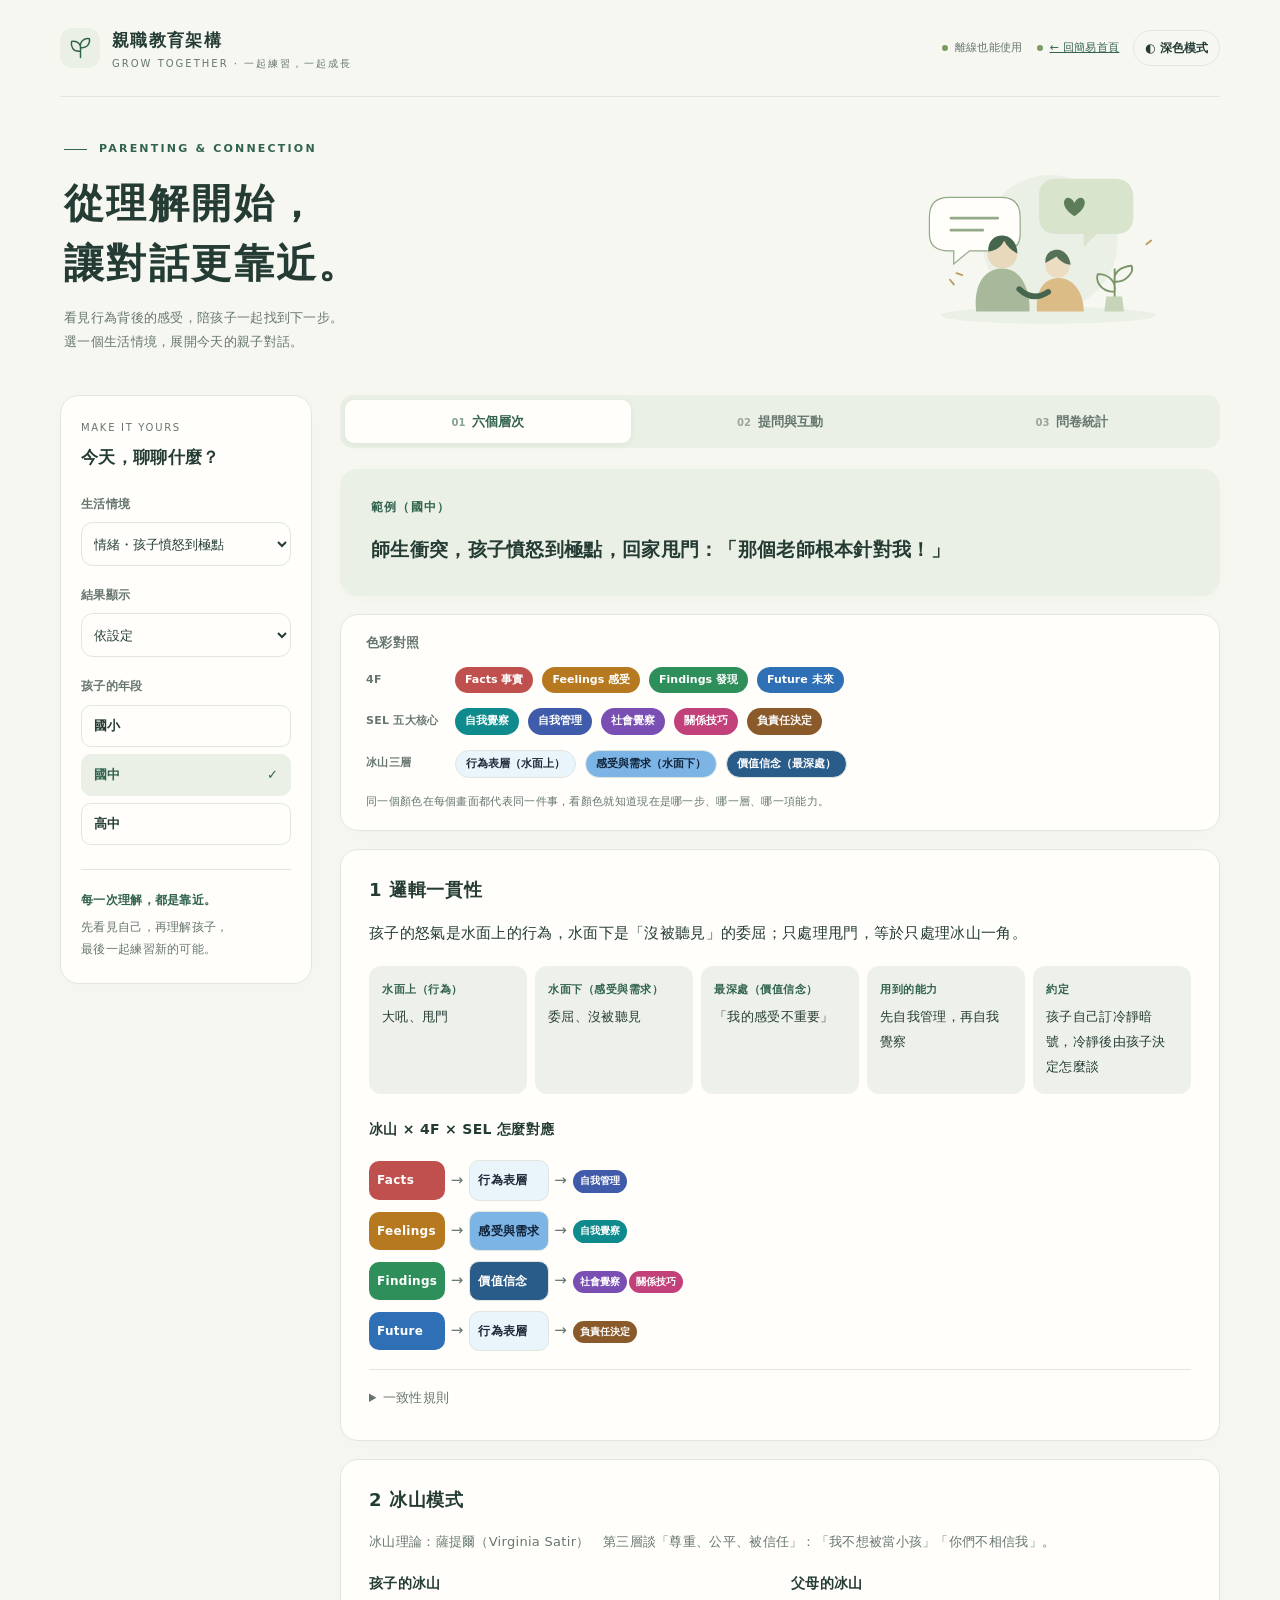
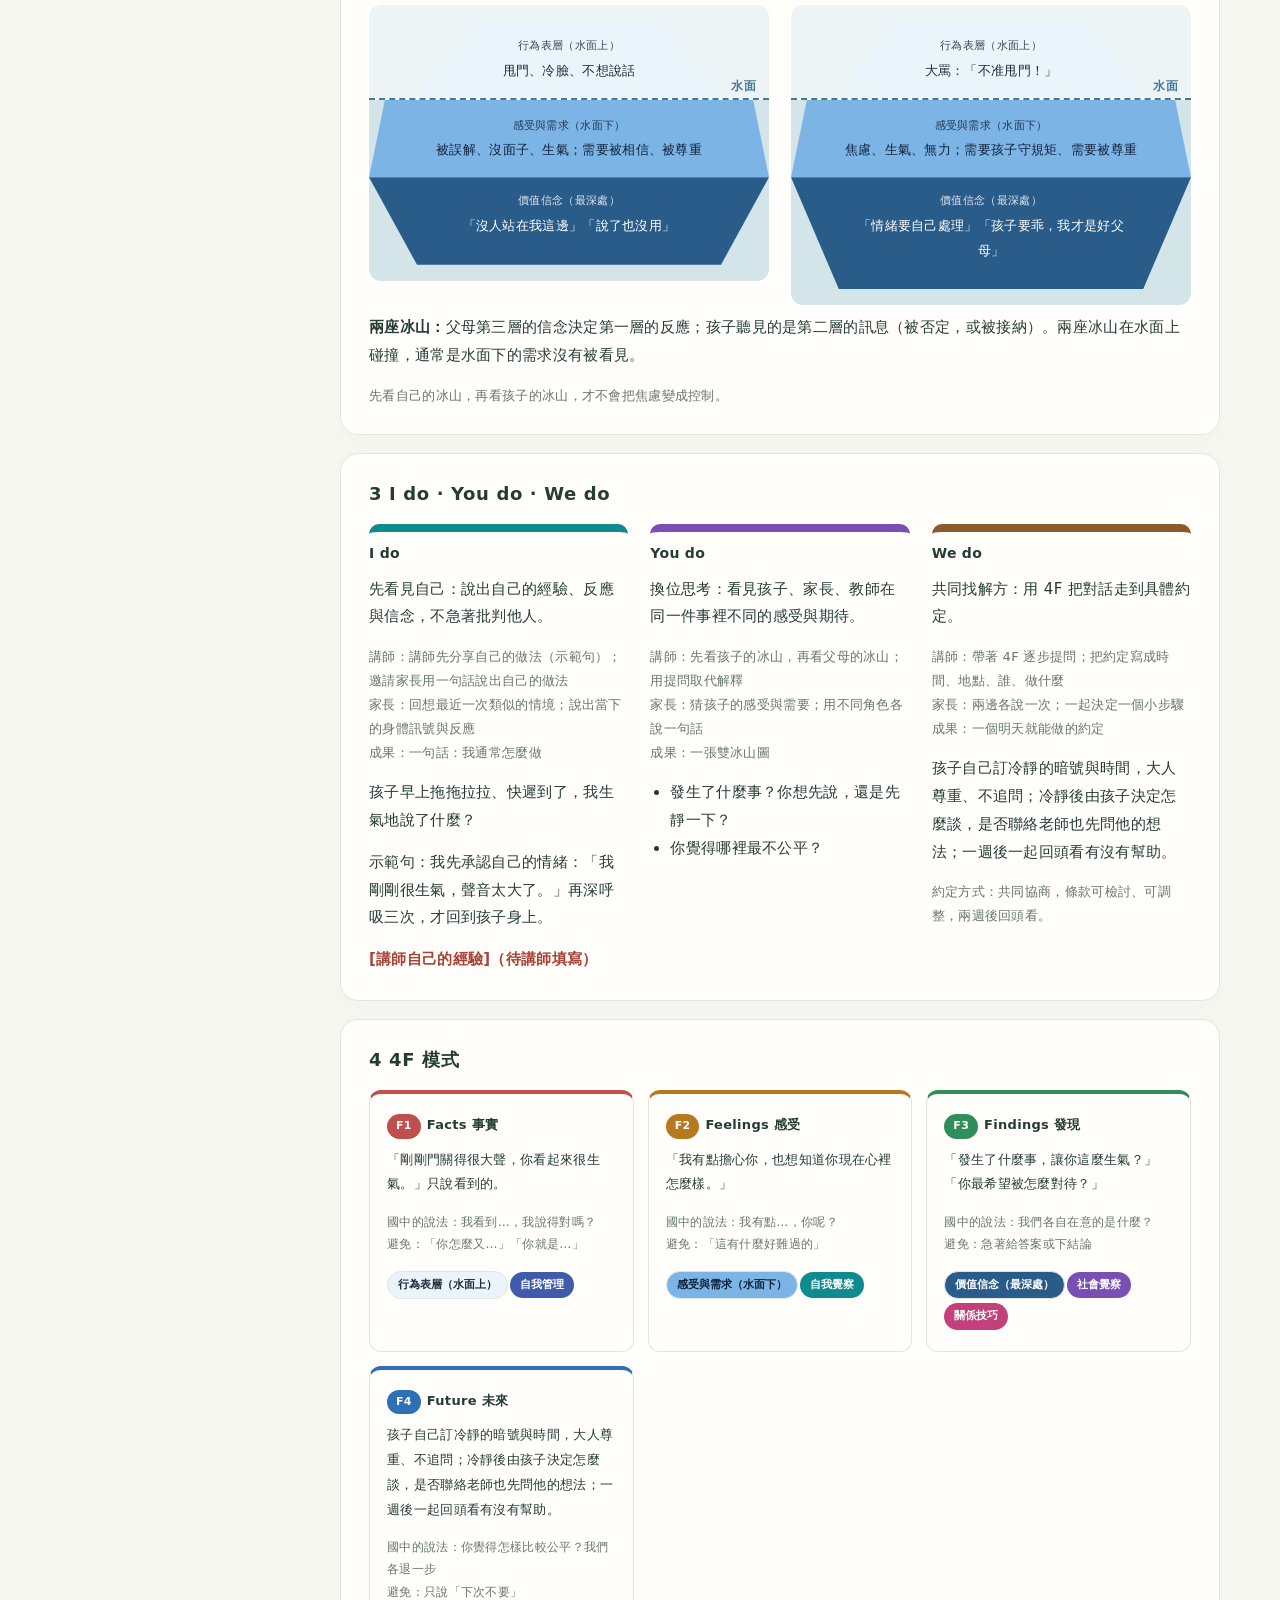
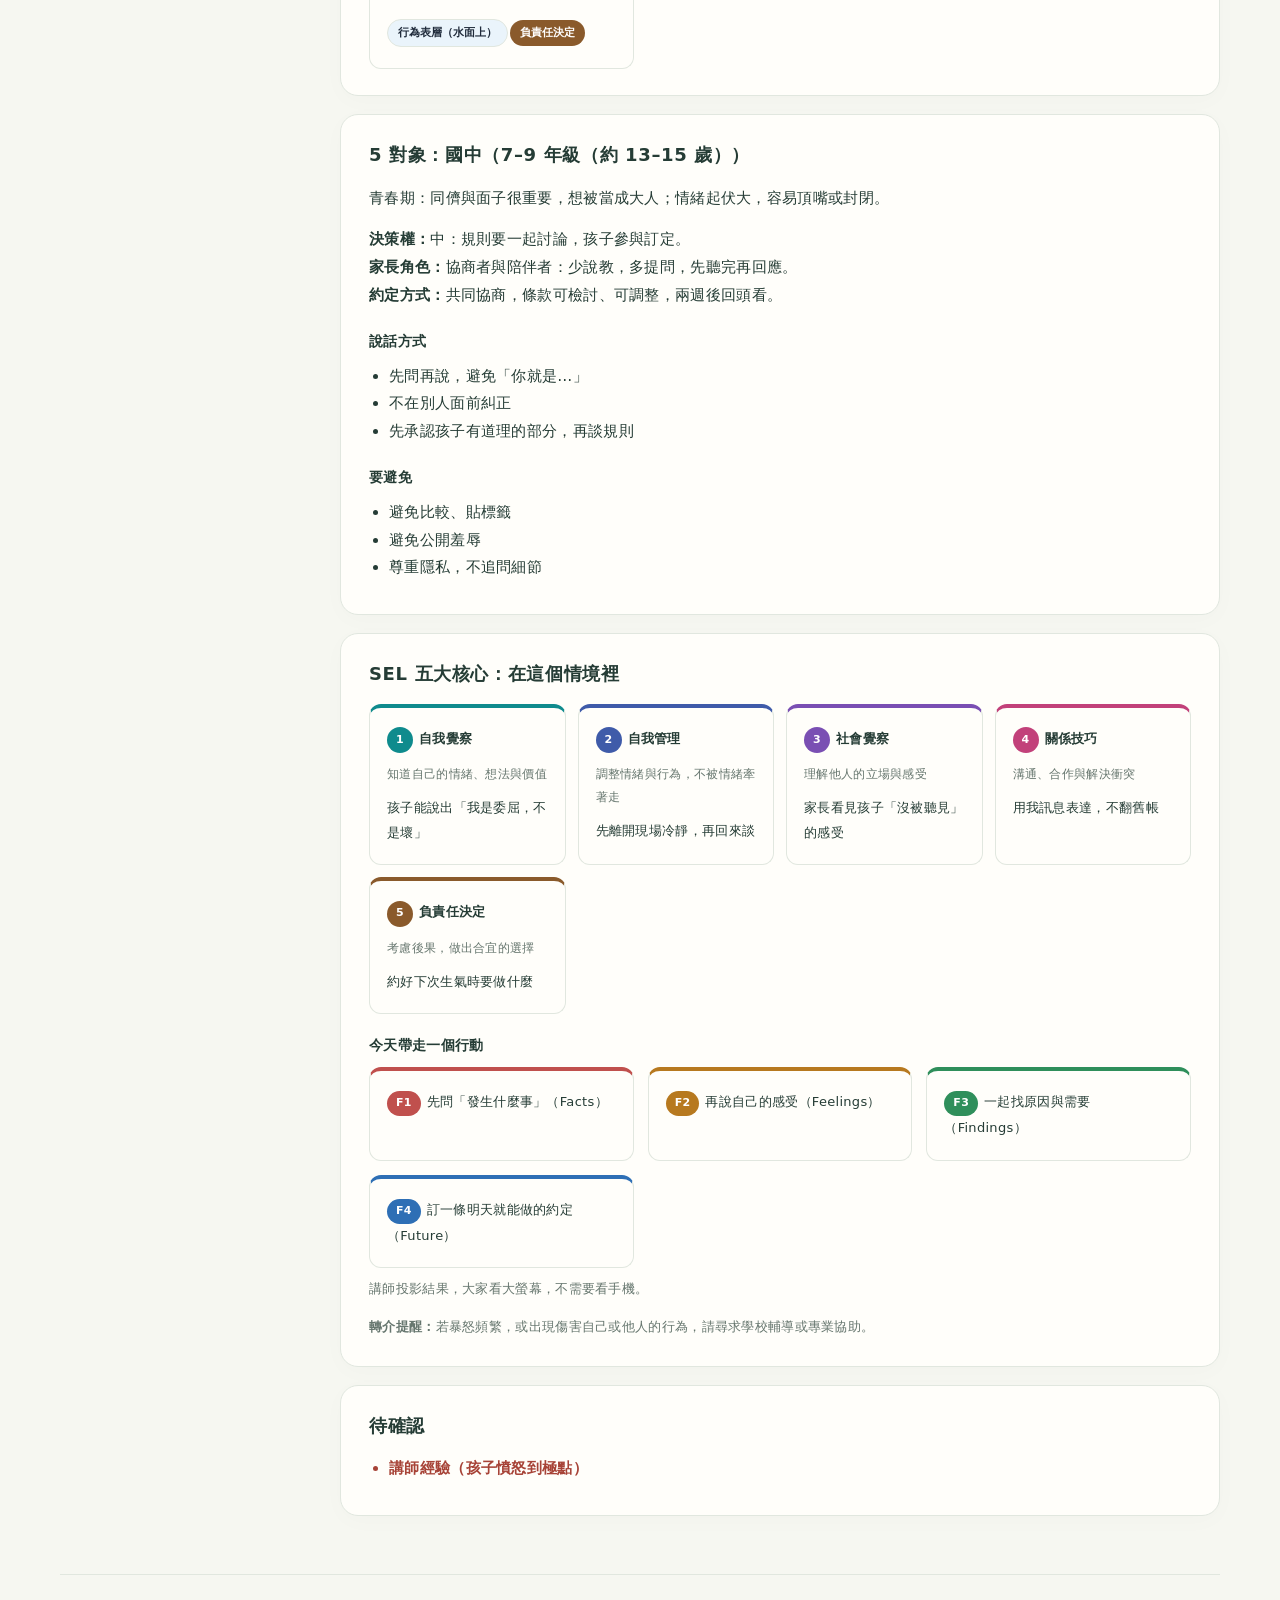
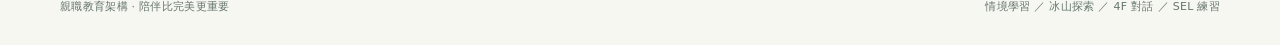
<file: full.html>
<!doctype html>
<html lang="zh-Hant" data-theme="light"><head><meta charset="utf-8"><meta name="viewport" content="width=device-width,initial-scale=1">
<title>親職教育架構</title>
<style>
:root{--ink:#1F2A3A;--mut:#4A5568;--line:#DDE3E1;--bg:#FBFBF8;--card:#fff;--teal:#2A7F7A;--amber:#B7791F;--red:#B5473A;--blue:#2A5C8A;--track:#E9EEF2;--chipfg:#FFFFFF;--sky:#E4EDF4;--sea:#BFD9EE}
@media (prefers-color-scheme: dark){:root:not([data-theme="light"]){--ink:#E6EDF3;--mut:#A9B4C2;--line:#2F3B4C;--bg:#161C26;--card:#1E2733;--teal:#5FC4BD;--amber:#E9B872;--red:#F08A7E;--blue:#7DB4E6;--track:#2C3745;--chipfg:#10233A;--sky:#1A2230;--sea:#223B57}}
:root[data-theme="dark"]{--ink:#E6EDF3;--mut:#A9B4C2;--line:#2F3B4C;--bg:#161C26;--card:#1E2733;--teal:#5FC4BD;--amber:#E9B872;--red:#F08A7E;--blue:#7DB4E6;--track:#2C3745;--chipfg:#10233A;--sky:#1A2230;--sea:#223B57}
*{box-sizing:border-box}
body{margin:0;background:var(--bg);color:var(--ink);font-family:'Noto Sans TC',Arial,sans-serif;padding:16px;line-height:1.55}
.wrap{max-width:980px;margin:0 auto}
h1{font-size:24px;margin:4px 0 10px}
h2{font-size:18px;color:var(--teal);margin:0 0 8px}
h3{font-size:15px;margin:10px 0 4px}
label{display:block;font-size:14px;color:var(--mut);margin-top:8px}
select,button,textarea,input[type=text]{font:inherit;padding:9px 10px;border-radius:10px;border:1px solid var(--line);background:var(--card);color:var(--ink);width:100%}
button{cursor:pointer;width:auto}
button.primary{background:var(--teal);color:#fff;border-color:var(--teal)}
.row{display:flex;gap:8px;flex-wrap:wrap;align-items:center}
.seg button{border-radius:999px;padding:7px 16px}
.seg button.on,.tabs button.on{background:var(--teal);color:#fff;border-color:var(--teal)}
.tabs{display:flex;gap:6px;margin:12px 0;flex-wrap:wrap}
.tabs button{border-radius:10px;padding:9px 16px}
.card{background:var(--card);border:1px solid var(--line);border-radius:14px;padding:16px;margin:12px 0}
.grid{display:grid;grid-template-columns:repeat(auto-fit,minmax(260px,1fr));gap:12px}
.layerrow{border:1px solid var(--line);border-radius:10px;padding:8px 12px;margin:8px 0}
.layerrow small{display:block;opacity:.8}
.chip{display:inline-block;font-size:12px;font-weight:700;padding:2px 10px;border-radius:999px;margin:2px 4px 2px 0;background:var(--c);color:var(--chipfg)}
.legend{display:flex;flex-wrap:wrap;gap:6px;align-items:center;margin:6px 0}
.legend b{font-size:13px;color:var(--mut);margin-right:4px}
.sky{background:var(--sky);padding:10px 0 0;border-radius:12px 12px 0 0}
.sea{background:var(--sea);padding:0 0 10px;border-radius:0 0 12px 12px}
.wl{position:relative;border-top:3px dashed var(--blue);height:0}
.wl span{position:absolute;right:8px;top:-22px;font-size:12px;color:var(--blue);font-weight:700}
.band{text-align:center;font-size:14px;line-height:1.45}
.band small{display:block;font-size:12px;opacity:.85;margin-bottom:2px}
.band.b1{clip-path:polygon(24% 0,76% 0,94% 100%,6% 100%);padding:16px 17% 14px;margin:0 6%}
.band.b2{clip-path:polygon(4% 0,96% 0,100% 100%,0 100%);padding:16px 12% 14px}
.band.b3{clip-path:polygon(0 0,100% 0,88% 100%,12% 100%);padding:14px 16% 26px}
.f4{display:grid;grid-template-columns:repeat(auto-fit,minmax(215px,1fr));gap:10px}
.fc{background:var(--card);border:1px solid var(--line);border-top:8px solid var(--c);border-radius:12px;padding:12px}
.fc .fb{display:inline-block;background:var(--c);color:var(--chipfg);border-radius:999px;padding:1px 12px;font-weight:700;margin-right:6px}
.map{display:grid;grid-template-columns:auto 18px auto 18px 1fr;gap:6px 4px;align-items:center;margin:8px 0}
.map .ar{text-align:center;color:var(--mut)}
.map .box{border-radius:10px;padding:8px 10px;font-size:14px;font-weight:700}
.sel5{display:grid;grid-template-columns:repeat(auto-fit,minmax(170px,1fr));gap:10px}
.sc{background:var(--card);border:1px solid var(--line);border-top:8px solid var(--c);border-radius:12px;padding:12px;font-size:14px}
.sc .num{display:inline-flex;width:30px;height:30px;border-radius:50%;background:var(--c);color:var(--chipfg);align-items:center;justify-content:center;font-weight:700;margin-right:6px}
.sc small{display:block;color:var(--mut);margin:4px 0}
.chain{display:flex;flex-wrap:wrap;gap:8px;align-items:stretch;margin:8px 0}
.chain div{flex:1 1 150px;background:var(--track);border-radius:10px;padding:8px 10px;font-size:14px}
.chain b{display:block;font-size:12px;color:var(--teal)}
.tag{display:inline-block;font-size:12px;padding:2px 8px;border-radius:999px;background:var(--track);color:var(--mut);margin:2px 4px 2px 0}
.tag.warn{background:#F6D8D3;color:#7A2A20}
.todo{color:var(--red);font-weight:700}
.mut{color:var(--mut);font-size:14px}
ul,ol{padding-left:20px;margin:6px 0}
.bar{display:flex;align-items:center;gap:8px;margin:3px 0;font-size:13px}
.bar .t{flex:0 0 36px;color:var(--mut)}
.bar .track{flex:1;height:14px;background:var(--track);border-radius:7px;overflow:hidden}
.bar .fill{height:100%;border-radius:7px}
.bar .v{flex:0 0 44px;text-align:right}
.item{margin:12px 0;padding-bottom:10px;border-bottom:1px dashed var(--line)}
.ok{color:var(--teal);font-weight:700}.bad{color:var(--red);font-weight:700}
.hidden{display:none}
.rank{display:flex;gap:10px;align-items:flex-start;margin:8px 0}
.rank .n{flex:0 0 28px;height:28px;border-radius:50%;background:var(--teal);color:#fff;text-align:center;line-height:28px;font-weight:700}
</style><style>
/* Visual refresh — all assets remain self-contained. */
:root,:root[data-theme="light"]{color-scheme:light;--ink:#253c35;--mut:#66766e;--line:#e1e7df;--bg:#f6f7f1;--card:#fffefa;--teal:#32634f;--amber:#af762e;--red:#a74337;--blue:#427a92;--track:#edf1e9;--chipfg:#fff;--sky:#edf4f5;--sea:#d3e5e8;--soft:#eaf0e5;--shadow:0 5px 24px #263d3305}
:root[data-theme="dark"]{color-scheme:dark;--ink:#e3ece3;--mut:#acbcb1;--line:#354b40;--bg:#16251e;--card:#203329;--teal:#9fc9ab;--amber:#e3b46d;--red:#f1a393;--blue:#9fc7d9;--track:#2d4336;--chipfg:#17271e;--sky:#243d43;--sea:#2b4c55;--soft:#2c4435;--shadow:none}
html{scroll-behavior:smooth;scroll-padding-top:24px}
body{padding:0;font-family:"Microsoft JhengHei","PingFang TC",system-ui,sans-serif;font-size:15px;line-height:1.85;background:var(--bg);letter-spacing:.02em}
button,select,input,textarea{font:inherit}
button,select,input[type=text],textarea{min-height:44px;border-radius:12px;transition:background .18s,border-color .18s,box-shadow .18s}
button{font-size:13px;font-weight:600;padding:10px 16px}
button:hover{border-color:var(--teal);background:var(--soft)}
button.primary{background:var(--teal);border-color:var(--teal);color:var(--card)}
button.primary:hover{filter:brightness(.94)}
button:focus-visible,select:focus-visible,input:focus-visible,textarea:focus-visible,summary:focus-visible,a:focus-visible{outline:3px solid var(--amber);outline-offset:4px}
select,textarea,input[type=text]{padding:11px 12px;background:var(--card)}
textarea{resize:vertical;line-height:1.8}
input[type=checkbox],input[type=radio]{accent-color:var(--teal);width:18px;height:18px;vertical-align:middle;margin:0 8px 0 0;flex-shrink:0}
input[type=range]{accent-color:var(--teal);width:min(100%,360px);min-height:36px;vertical-align:middle}
.wrap{max-width:1240px;padding:0 40px;margin:auto}
.masthead{display:flex;justify-content:space-between;align-items:center;padding:25px 0;border-bottom:1px solid var(--line);gap:16px}
.brand{display:flex;align-items:center;gap:12px}.brand-mark{width:40px;height:40px;color:var(--teal);background:var(--soft);border-radius:13px;display:grid;place-items:center}
.brand-name{font-size:17px;font-weight:750;letter-spacing:.08em}.brand small{display:block;font-size:10px;letter-spacing:.2em;color:var(--mut);line-height:1.5}
.header-right{display:flex;gap:14px;align-items:center}.offline{font-size:11px;color:var(--mut);white-space:nowrap}.offline:before{content:"";display:inline-block;width:6px;height:6px;border-radius:50%;background:#7c9b63;margin-right:7px}
.theme-button{background:transparent;font-size:12px;min-height:36px;padding:5px 11px;border-radius:20px}
.hero{display:flex;justify-content:space-between;align-items:center;padding:42px 4px 40px;gap:20px}
.eyebrow{color:var(--teal);font-size:11px;font-weight:700;letter-spacing:.2em;display:flex;align-items:center;gap:12px}.eyebrow:before{content:"";width:23px;height:1px;background:var(--teal)}
h1{font-size:clamp(28px,3.2vw,40px);line-height:1.5;letter-spacing:.06em;margin:13px 0 13px;font-weight:750}.hero p{font-size:13px;color:var(--mut);margin:0;line-height:1.9}.hero-art{width:290px;height:175px;flex-shrink:0}
.workspace{display:grid;grid-template-columns:252px minmax(0,1fr);gap:28px;align-items:start;padding-bottom:40px}
.settings{position:sticky;top:22px;border:1px solid var(--line);border-radius:19px;background:var(--card);padding:23px 20px;box-shadow:var(--shadow)}
.panel-eyebrow{font-size:10px;letter-spacing:.17em;color:var(--mut);margin:0 0 4px}.settings h2{font-size:17px;color:var(--ink);margin:0 0 20px}.settings label{font-size:12px;font-weight:600;margin:16px 0 7px;color:var(--mut)}.settings .row{display:block}.settings .row>div{margin-bottom:18px}.settings select{font-size:13px;padding:11px 8px}.settings .seg{display:grid;grid-template-columns:1fr;gap:7px}.settings .seg button{text-align:left;border-radius:10px;font-size:13px;min-height:42px;padding:8px 12px;background:transparent}.settings .seg button.on{background:var(--soft);border-color:var(--soft);color:var(--teal)}.settings .seg button.on:after{content:"✓";float:right}
.side-note{border-top:1px solid var(--line);margin-top:24px;padding-top:19px;font-size:12px;color:var(--mut)}.side-note strong{display:block;font-size:12px;color:var(--teal);margin-bottom:5px}.side-note p{margin:0}
.main-content{min-width:0}.tabs{margin:0 0 21px;gap:6px;background:var(--soft);padding:5px;border-radius:13px;display:grid;grid-template-columns:repeat(3,1fr)}.tabs button{border:0;border-radius:9px;background:transparent;color:var(--mut);min-height:43px;padding:9px 6px;font-size:13px;white-space:nowrap}.tabs button.on{background:var(--card);color:var(--teal);box-shadow:0 2px 7px #243e3210}.tab-number{font-size:10px;opacity:.6;margin-right:7px;font-variant-numeric:tabular-nums}
.card{border-radius:18px;padding:26px 28px;margin:0 0 18px;box-shadow:var(--shadow);overflow-wrap:anywhere}.card h2{font-size:18px;letter-spacing:.035em;color:var(--ink);line-height:1.6;margin:0 0 15px}.card h3{font-size:14px;margin:19px 0 8px}.card p{margin:9px 0 14px}.card p:last-child{margin-bottom:0}.mut{font-size:13px;line-height:1.85}
#view>.card:first-child{background:var(--soft);border-color:transparent;padding:28px 30px;position:relative}#view>.card:first-child h2{font-size:12px;font-weight:600;color:var(--teal);letter-spacing:.1em}#view>.card:first-child>p>b{font-size:19px;line-height:1.85;font-weight:650}#view>.card:first-child>p:last-child{font-size:13px}
.legend{gap:7px;margin:11px 0}.legend b{font-size:11px;min-width:78px}.chip{font-size:11px;line-height:1.65;font-weight:600;padding:4px 10px;margin:2px 2px 2px 0;letter-spacing:0}.legend-card{padding:18px 25px}.legend-card h2{font-size:13px;color:var(--mut);margin-bottom:10px}.legend-card .mut{font-size:11px;margin-top:12px}
.chain{gap:8px;margin:18px 0 23px}.chain div{flex-basis:120px;border-radius:12px;padding:14px 13px;font-size:13px;line-height:1.9}.chain b{font-size:11px;letter-spacing:.05em;margin-bottom:5px}.map{grid-template-columns:auto 14px auto 14px minmax(0,1fr);gap:10px 5px;margin:18px 0}.map .box{font-size:12px;font-weight:600;padding:8px}.map .chip{font-size:10px;padding:3px 7px}
details{border-top:1px solid var(--line);margin-top:18px;padding-top:12px}summary{cursor:pointer;min-height:32px;padding:4px 0}.grid{gap:22px;grid-template-columns:repeat(auto-fit,minmax(min(100%,240px),1fr))}.grid>div>h3{margin-top:3px}.sky{padding-top:15px}.band{font-size:13px;line-height:1.9}.band small{font-size:11px}.wl{border-top-width:2px}.wl span{background:var(--sky);border-radius:6px;padding:0 5px;top:-25px}.sea{padding-bottom:16px}
.f4{grid-template-columns:repeat(auto-fit,minmax(min(100%,260px),1fr));gap:14px}.fc,.sc{border-top-width:4px;padding:19px 17px;border-radius:12px;font-size:13px;line-height:1.9}.fc .fb{font-size:11px;padding:2px 9px}.fc .mut{font-size:12px}.sel5{grid-template-columns:repeat(auto-fit,minmax(min(100%,190px),1fr));gap:12px}.sc .num{width:26px;height:26px;font-size:11px}.sc small{font-size:12px;margin:10px 0}.layerrow{padding:13px 15px;margin:11px 0;border-radius:12px;font-size:14px}.layerrow small{font-size:11px;margin-bottom:4px}
.card[data-i]>h2{display:flex;align-items:center;gap:10px}.card[data-i]>h2:before{content:"↗";display:grid;place-items:center;border-radius:10px;width:29px;height:29px;flex-shrink:0;background:var(--soft);color:var(--teal);font-size:16px}.card label:has(input[type=checkbox]),.card label:has(input[type=radio]){background:var(--bg);border:1px solid transparent;border-radius:10px;padding:11px 13px;margin:7px 0;font-size:14px;cursor:pointer}.card label:has(input:checked){background:var(--soft);border-color:var(--teal)}.card label:hover{border-color:var(--line)}.item{padding-bottom:16px;margin:16px 0}.bar{margin:7px 0}.bar .track{height:9px}.bar .v{font-size:11px;color:var(--mut)}.rank{gap:13px;padding:14px 0;border-bottom:1px solid var(--line)}.rank:last-child{border:0}.rank .n{flex-basis:25px;height:25px;line-height:25px;font-size:12px}.rank button{margin:6px;font-size:11px;padding:5px 10px;min-height:34px}
.page-footer{border-top:1px solid var(--line);padding:22px 0 28px;display:flex;justify-content:space-between;color:var(--mut);font-size:11px;gap:16px}.skip-link{position:absolute;left:20px;top:-70px;background:var(--card);padding:10px;z-index:10;color:var(--teal)}.skip-link:focus{top:10px}
@media(min-width:1100px){.chain{flex-wrap:nowrap}.chain div{flex-basis:0}.hero-art{margin-right:34px}}
@media(max-width:900px){.wrap{padding:0 24px}.workspace{grid-template-columns:210px minmax(0,1fr);gap:19px}.settings{padding:20px 15px}.card{padding:23px 20px}.hero-art{width:230px}.map{grid-template-columns:auto 12px auto 12px minmax(0,1fr)}}
@media(max-width:700px){.wrap{padding:0 18px}.masthead{padding:18px 0}.brand-name{font-size:15px}.brand small{font-size:8px}.brand-mark{width:35px;height:35px}.header-right{gap:7px}.header-right .offline{display:none}.hero{padding:28px 0 26px;gap:0;position:relative}.hero-art{width:135px;height:140px;opacity:.65;position:absolute;right:-5px;top:18px;z-index:-1}.hero-copy{max-width:100%}.hero h1{font-size:29px}.hero p{font-size:12px;max-width:85%}.eyebrow{font-size:9px}.workspace{display:block;padding-bottom:20px}.settings{position:static;padding:18px;margin-bottom:20px}.settings h2{font-size:15px;margin-bottom:10px}.panel-eyebrow{display:none}.settings .row{display:flex;gap:12px;align-items:start}.settings .row>div{flex:1 1 150px!important;margin:0}.settings label{margin-top:8px}.settings .seg{display:flex;flex-wrap:wrap;gap:7px}.settings .seg button{flex:1 1 75px;text-align:center;font-size:12px;padding:7px;min-height:40px}.settings .seg button.on:after{display:none}.side-note{display:none}.tabs{margin-bottom:16px}.tabs button{font-size:12px;min-height:42px}.tab-number{display:none}.card{border-radius:15px;padding:22px 18px;margin-bottom:15px}.card h2{font-size:17px}#view>.card:first-child{padding:23px 20px}#view>.card:first-child>p>b{font-size:17px}.map{grid-template-columns:auto 9px auto 9px minmax(0,1fr);gap:8px 3px}.map .box{font-size:11px;padding:6px}.map .chip{font-size:10px;padding:3px 5px}.map .ar{font-size:10px}.legend b{min-width:100%;margin-top:4px}.page-footer{display:block;font-size:10px}.page-footer span{display:block;margin:4px 0}.grid,.f4,.sel5{grid-template-columns:1fr}.chain div{flex-basis:130px}.card .row>button{flex:1 1 150px}}
@media(prefers-reduced-motion:reduce){html{scroll-behavior:auto}*,*:before,*:after{transition:none!important}}
@media print{body{background:#fff;color:#111;font-size:12px}.wrap{max-width:none;padding:0}.masthead,.hero,.settings,.tabs,.page-footer,.skip-link{display:none}.workspace{display:block}.card{box-shadow:none;break-inside:avoid;border:1px solid #ccc}.mut{color:#444}}
</style></head>
<body><a class="skip-link" href="#view">跳到教學內容</a><div class="wrap">
<header class="masthead"><div class="brand"><span class="brand-mark" aria-hidden="true"><svg width="25" height="25" viewBox="0 0 28 28" fill="none"><path d="M14 24V13M14 17C5 18 3 11 4 6c7-1 11 3 10 11ZM14 13C13 6 18 2 24 3c1 6-3 11-10 10Z" stroke="currentColor" stroke-width="1.6" stroke-linecap="round" stroke-linejoin="round"/></svg></span><div><div class="brand-name">親職教育架構</div><small>GROW TOGETHER · 一起練習，一起成長</small></div></div><div class="header-right"><span class="offline">離線也能使用</span><a class="offline" href="index.html" style="color:var(--teal);text-decoration:underline">← 回簡易首頁</a><button class="theme-button" id="themeToggle" type="button" aria-label="切換為深色模式" aria-pressed="false">◐ 深色模式</button></div></header>
<section class="hero" aria-label="歡迎"><div class="hero-copy"><div class="eyebrow">PARENTING & CONNECTION</div><h1>從理解開始，<br>讓對話更靠近。</h1><p>看見行為背後的感受，陪孩子一起找到下一步。<br>選一個生活情境，展開今天的親子對話。</p></div>
<svg class="hero-art" viewBox="0 0 310 185" fill="none" aria-hidden="true"><ellipse cx="167" cy="165" rx="115" ry="9" fill="var(--soft)"/><circle cx="169" cy="87" r="72" fill="var(--soft)"/><path d="M40 60Q40 39 61 39H117Q137 39 137 60V78Q137 96 118 96H83L66 110V96H61Q40 96 40 78Z" fill="var(--card)" stroke="#93aa88" stroke-width="1.3"/><path d="M63 61H113M63 74H97" stroke="#93aa88" stroke-width="3" stroke-linecap="round"/><path d="M157 38Q157 19 177 19H237Q258 19 258 40V59Q258 78 238 78H219L205 92V78H177Q157 78 157 59Z" fill="#d8e4cc"/><path d="M195 45C188 31 174 46 195 59C216 46 202 31 195 45Z" fill="#5c7d57"/><path d="M90 161C87 138 95 116 117 115C139 114 148 139 147 161" fill="#a8b99b"/><circle cx="118" cy="99" r="16" fill="#e8d8bc"/><path d="M103 97C101 74 134 73 134 99C125 94 121 88 120 85C116 94 108 96 103 97Z" fill="#45654d"/><path d="M155 161C153 141 161 125 178 125C195 125 205 142 205 161" fill="#dbbc86"/><circle cx="177" cy="112" r="13" fill="#ecdcc1"/><path d="M164 109C162 92 188 88 191 111C181 110 176 102 176 102L164 109Z" fill="#557158"/><path d="M136 137Q151 151 167 140" stroke="#45654d" stroke-width="6" stroke-linecap="round"/><path d="M238 160V115M238 140C220 139 218 126 220 121C233 121 240 130 238 140ZM238 129C251 130 259 118 256 112C245 113 236 119 238 129Z" stroke="#7b9468" stroke-width="2" stroke-linejoin="round"/><path d="M227 161H248L246 145H229Z" fill="#c8d4ba"/><path d="M62 127L66 132M69 120L75 122M272 89L277 85" stroke="#bb9c65" stroke-width="2" stroke-linecap="round"/></svg></section>
<div class="workspace"><aside class="settings" aria-label="教學情境設定"><p class="panel-eyebrow">MAKE IT YOURS</p><h2>今天，聊聊什麼？</h2><div class="row"><div style="flex:2 1 260px"><label for="sit">生活情境</label><select id="sit"></select></div><div style="flex:1 1 200px"><label for="rd">結果顯示</label><select id="rd"><option value="">依設定</option><option value="projector">講師投影</option><option value="phone">家長／學生看手機</option></select></div></div><label id="audLabel">孩子的年段</label><div class="row seg" id="aud" role="group" aria-labelledby="audLabel"></div><div class="side-note"><strong>每一次理解，都是靠近。</strong><p>先看見自己，再理解孩子，<br>最後一起練習新的可能。</p></div></aside>
<main class="main-content"><nav class="tabs" id="tabs" aria-label="功能分頁"></nav><div id="view" tabindex="-1"></div></main></div><footer class="page-footer"><span>親職教育架構 · 陪伴比完美更重要</span><span>情境學習 ／ 冰山探索 ／ 4F 對話 ／ SEL 練習</span></footer></div>
<script>window.FW_EMBED={
  "name": "親職教育架構",
  "version": "2.2.0",
  "status": "draft（待講師確認標註為 TODO 的欄位）",
  "layers": [
    {
      "id": "coherence",
      "label": "1 邏輯一貫性",
      "desc": "同一個情境，從行為到約定一條線走到底。"
    },
    {
      "id": "iceberg",
      "label": "2 冰山模式",
      "desc": "先孩子、後父母；三層：行為表層、感受與需求、價值信念。"
    },
    {
      "id": "stages",
      "label": "3 I do · You do · We do",
      "desc": "先看自己，再看對方，最後一起找解方。"
    },
    {
      "id": "fourF",
      "label": "4 4F 模式",
      "desc": "Facts → Feelings → Findings → Future，對應冰山由上往下再回到水面。"
    },
    {
      "id": "audience",
      "label": "5 對象：國小／國中／高中",
      "desc": "步驟不變，語氣、決策權與約定方式依年段調整。"
    },
    {
      "id": "interaction",
      "label": "6 提問與互動",
      "desc": "提問階梯、猜一猜、配對、排序、承諾；家長／學生問卷統計，並看見兩邊的落差。"
    }
  ],
  "core": {
    "stages": [
      {
        "id": "ido",
        "label": "I do",
        "purpose": "先看見自己：說出自己的經驗、反應與信念，不急著批判他人。",
        "leaderMoves": [
          "講師先分享自己的做法（示範句）",
          "邀請家長用一句話說出自己的做法"
        ],
        "participantMoves": [
          "回想最近一次類似的情境",
          "說出當下的身體訊號與反應"
        ],
        "output": "一句話：我通常怎麼做",
        "icebergLink": "先看自己的冰山（父母）"
      },
      {
        "id": "youdo",
        "label": "You do",
        "purpose": "換位思考：看見孩子、家長、教師在同一件事裡不同的感受與期待。",
        "leaderMoves": [
          "先看孩子的冰山，再看父母的冰山",
          "用提問取代解釋"
        ],
        "participantMoves": [
          "猜孩子的感受與需要",
          "用不同角色各說一句話"
        ],
        "output": "一張雙冰山圖",
        "icebergLink": "孩子的冰山 ⇄ 父母的冰山"
      },
      {
        "id": "wedo",
        "label": "We do",
        "purpose": "共同找解方：用 4F 把對話走到具體約定。",
        "leaderMoves": [
          "帶著 4F 逐步提問",
          "把約定寫成時間、地點、誰、做什麼"
        ],
        "participantMoves": [
          "兩邊各說一次",
          "一起決定一個小步驟"
        ],
        "output": "一個明天就能做的約定",
        "icebergLink": "把新做法帶回水面"
      }
    ],
    "fourF": [
      {
        "id": "facts",
        "label": "Facts 事實",
        "prompt": "發生了什麼事？只還原過程，不評論。",
        "avoid": "「你怎麼又…」「你就是…」"
      },
      {
        "id": "feelings",
        "label": "Feelings 感受",
        "prompt": "你當下的心情如何？哪一部分最挫折、最開心？",
        "avoid": "「這有什麼好難過的」"
      },
      {
        "id": "findings",
        "label": "Findings 發現",
        "prompt": "找出原因與需要：這個情緒或行為在提醒我們什麼？",
        "avoid": "急著給答案或下結論"
      },
      {
        "id": "future",
        "label": "Future 未來",
        "prompt": "約定具體的下一步：時間、地點、誰、做什麼。",
        "avoid": "只說「下次不要」"
      }
    ],
    "fourFOrder": [
      "facts",
      "feelings",
      "findings",
      "future"
    ],
    "fourFToIceberg": {
      "facts": "behavior",
      "feelings": "feeling",
      "findings": "belief",
      "future": "behavior"
    },
    "fourFToSEL": {
      "facts": [
        "self_management"
      ],
      "feelings": [
        "self_awareness"
      ],
      "findings": [
        "social_awareness",
        "relationship_skills"
      ],
      "future": [
        "responsible_decision"
      ]
    },
    "sel": [
      {
        "id": "self_awareness",
        "label": "自我覺察",
        "desc": "知道自己的情緒、想法與價值",
        "taiyu": "知輕重、幾兩重"
      },
      {
        "id": "self_management",
        "label": "自我管理",
        "desc": "調整情緒與行為，不被情緒牽著走",
        "taiyu": "知吃知穿，知分寸"
      },
      {
        "id": "social_awareness",
        "label": "社會覺察",
        "desc": "理解他人的立場與感受",
        "taiyu": "目色好"
      },
      {
        "id": "relationship_skills",
        "label": "關係技巧",
        "desc": "溝通、合作與解決衝突",
        "taiyu": "互相、人情留一線"
      },
      {
        "id": "responsible_decision",
        "label": "負責任決定",
        "desc": "考慮後果，做出合宜的選擇",
        "taiyu": "做人要有肩胛頭"
      }
    ],
    "iceberg": {
      "note": "冰山理論：薩提爾（Virginia Satir）",
      "layers": [
        {
          "id": "behavior",
          "label": "行為表層（水面上）",
          "desc": "看得到的：吼叫、拖延、頂嘴、冷戰。"
        },
        {
          "id": "feeling",
          "label": "感受與需求（水面下）",
          "desc": "委屈、焦慮、害怕、想被理解、想被認同。"
        },
        {
          "id": "belief",
          "label": "價值信念（最深處）",
          "desc": "「我必須…」「這樣才是好孩子」。"
        }
      ],
      "displayOrder": [
        "child",
        "parent"
      ],
      "interplay": "父母第三層的信念決定第一層的反應；孩子聽見的是第二層的訊息（被否定，或被接納）。兩座冰山在水面上碰撞，通常是水面下的需求沒有被看見。",
      "rule": "先看自己的冰山，再看孩子的冰山，才不會把焦慮變成控制。"
    },
    "systemLayers": [
      "家庭",
      "親子互動",
      "學校",
      "社會"
    ],
    "systemQuestion": "別只問「孩子為什麼這麼沒自制力」，先問「是什麼環境，讓他離不開？」",
    "coherenceRules": [
      "同一個情境從頭到尾只用一個例子，不中途換例。",
      "4F 與冰山對應：Facts→行為、Feelings→感受與需求、Findings→價值信念、Future→把新做法帶回水面。",
      "每個 SEL 核心在情境中都有具體的行動，五個同時運作。",
      "約定要包含時間、地點、誰、做什麼，並有檢討的時間。",
      "不同年段步驟順序不變，改變的是語氣、決策權與約定方式。"
    ],
    "closingSteps": [
      "先問「發生什麼事」（Facts）",
      "再說自己的感受（Feelings）",
      "一起找原因與需要（Findings）",
      "訂一條明天就能做的約定（Future）"
    ],
    "questionBank": {
      "elementary": {
        "behavior": [
          "發生了什麼事？你看到什麼？",
          "你做了什麼？"
        ],
        "feeling": [
          "你是生氣、難過，還是害怕？",
          "你身體哪裡有感覺？"
        ],
        "belief": [
          "你心裡有沒有想：我是不是…？",
          "你最希望大人怎麼做？"
        ],
        "future": [
          "我們選一個辦法試試看好嗎？",
          "你想選哪一個？"
        ]
      },
      "junior": {
        "behavior": [
          "剛剛發生了什麼？你想先說，還是先靜一下？",
          "當時你做了什麼？"
        ],
        "feeling": [
          "你當時最在意的是什麼？",
          "你心裡是什麼感覺？"
        ],
        "belief": [
          "你覺得哪裡最不公平？",
          "你希望別人怎麼看你？"
        ],
        "future": [
          "你覺得怎樣比較公平？",
          "我們各退一步，你想怎麼試？"
        ]
      },
      "senior": {
        "behavior": [
          "我想先確認事實，我理解的對嗎？",
          "你想怎麼描述剛剛的狀況？"
        ],
        "feeling": [
          "這件事讓你有什麼感覺？我擔心…，你怎麼看？",
          "你最需要什麼？"
        ],
        "belief": [
          "這件事對你重要在哪裡？",
          "你最在意的價值是什麼？"
        ],
        "future": [
          "你的提案是什麼？",
          "我能怎麼配合？"
        ]
      }
    },
    "interactionTemplates": [
      {
        "id": "poll",
        "type": "poll",
        "stage": "opening",
        "title": "最近有這種情況嗎？",
        "instruction": "勾選孩子最近一個月的情況（不記名）。"
      },
      {
        "id": "ido_scale",
        "type": "scale",
        "stage": "ido",
        "title": "當下的強度",
        "instruction": "遇到這種情況，我當下的情緒強度是 1–5？"
      },
      {
        "id": "ido_reflect",
        "type": "reflect",
        "stage": "ido",
        "title": "我通常怎麼做",
        "instruction": "用一句話說出你的做法。"
      },
      {
        "id": "youdo_guess",
        "type": "guess",
        "stage": "youdo",
        "title": "猜一猜孩子的冰山",
        "instruction": "先看行為，第二下揭曉感受與需求，第三下揭曉信念。",
        "reveal": "click"
      },
      {
        "id": "youdo_match",
        "type": "match",
        "stage": "youdo",
        "title": "放進冰山三層",
        "instruction": "把三句話分別放進冰山的三層。"
      },
      {
        "id": "youdo_roleswap",
        "type": "roleswap",
        "stage": "youdo",
        "title": "角色換位",
        "instruction": "用孩子、家長各說一句話。"
      },
      {
        "id": "wedo_order",
        "type": "order",
        "stage": "wedo",
        "title": "4F 排排看",
        "instruction": "把四句話排成 Facts → Feelings → Findings → Future。"
      },
      {
        "id": "wedo_commit",
        "type": "commit",
        "stage": "wedo",
        "title": "明天就能做的約定",
        "instruction": "寫下：時間、地點、誰、做什麼。"
      },
      {
        "id": "closing_reflect",
        "type": "reflect",
        "stage": "closing",
        "title": "我要帶走的一個行動",
        "instruction": "從今天的四個步驟中，選一個明天先做。"
      }
    ],
    "colors": {
      "note": "同一個顏色在每個畫面代表同一件事：4F 四色、SEL 五色、冰山三層。l＝淺色模式，d＝深色模式。",
      "fourF": {
        "facts": {
          "l": "#C0504D",
          "d": "#F2A5A5"
        },
        "feelings": {
          "l": "#B7791F",
          "d": "#E9B872"
        },
        "findings": {
          "l": "#2F8F5B",
          "d": "#8FD1A0"
        },
        "future": {
          "l": "#2E6FB5",
          "d": "#9CC3E8"
        }
      },
      "sel": {
        "self_awareness": {
          "l": "#0F8B8D",
          "d": "#4FD1D3"
        },
        "self_management": {
          "l": "#3F5BA9",
          "d": "#8FA8F0"
        },
        "social_awareness": {
          "l": "#7A4FB3",
          "d": "#B79BE0"
        },
        "relationship_skills": {
          "l": "#C2417A",
          "d": "#F08AB5"
        },
        "responsible_decision": {
          "l": "#8A5A2B",
          "d": "#D9A066"
        }
      },
      "iceberg": {
        "behavior": {
          "bg": {
            "l": "#EAF4FB",
            "d": "#2C3F55"
          },
          "fg": {
            "l": "#1F2A3A",
            "d": "#E6EDF3"
          }
        },
        "feeling": {
          "bg": {
            "l": "#7DB4E6",
            "d": "#3E6E9E"
          },
          "fg": {
            "l": "#10233A",
            "d": "#F2F6FA"
          }
        },
        "belief": {
          "bg": {
            "l": "#2A5C8A",
            "d": "#1E3A5F"
          },
          "fg": {
            "l": "#FFFFFF",
            "d": "#E6EDF3"
          }
        }
      }
    },
    "counselorStance": [
      {
        "id": "accept",
        "label": "先接納，再談事",
        "text": "先接住情緒（自我覺察），事情稍後再處理。「你現在很不好受」比「你應該…」更能打開對話。"
      },
      {
        "id": "expert",
        "label": "孩子是自己的專家",
        "text": "問，而不是答。大人提供選項與底線，答案由孩子說出來（負責任決定）。"
      },
      {
        "id": "open",
        "label": "用開放式提問",
        "text": "用「什麼、怎麼、有沒有」開頭，少用「為什麼」，避免變成責備。"
      },
      {
        "id": "strength",
        "label": "看見例外與資源",
        "text": "問「有沒有哪一次比較順利？」讓孩子發現自己已經有的能力（自我管理）。"
      },
      {
        "id": "together",
        "label": "一起決定，大人也承擔",
        "text": "約定由雙方一起訂、大人也遵守（關係技巧），孩子先說、大人後說。"
      },
      {
        "id": "small",
        "label": "小步驟、可調整",
        "text": "只約一件明天做得到的小事，並訂下回頭看的時間；不順利就一起調整，不是失敗。"
      }
    ],
    "counselorQuestionTypes": {
      "exception": "例外問句",
      "scale": "量尺問句",
      "hope": "期待問句",
      "resource": "資源問句"
    }
  },
  "audiences": {
    "elementary": {
      "label": "國小",
      "grades": "1–6 年級（約 7–12 歲）",
      "developmental": "情緒詞彙有限，需要大人幫忙命名情緒；規則與後果要具體、可看見；對「被愛、被肯定」非常敏感。",
      "autonomy": "低到中：大人主導，孩子在 2–3 個選項中選擇。",
      "parentRole": "示範者與引導者：先示範怎麼說，再邀請孩子跟著說。",
      "icebergDepth": "第三層用簡單句：「我是不是不夠好？」「爸媽是不是不喜歡我？」，不談抽象價值。",
      "language": [
        "短句，一次只問一件事",
        "用情緒卡、情緒溫度計（1–5）幫孩子找詞",
        "用「你是不是…？」給選項，少用「你為什麼…？」"
      ],
      "fourFStyle": {
        "facts": "我看到／我聽到…（一句話）",
        "feelings": "你是生氣、難過，還是害怕？",
        "findings": "你需要我陪你，還是需要一點時間？",
        "future": "我們從這兩個辦法選一個"
      },
      "interactionStyle": "圖卡、情緒溫度計、二選一",
      "contractStyle": "家長帶領、孩子二選一，貼在家裡，每天簡單檢查。",
      "cautions": [
        "避免長篇說理",
        "避免當眾糾正",
        "先安撫身體（抱一下、深呼吸），再說道理"
      ]
    },
    "junior": {
      "label": "國中",
      "grades": "7–9 年級（約 13–15 歲）",
      "developmental": "青春期：同儕與面子很重要，想被當成大人；情緒起伏大，容易頂嘴或封閉。",
      "autonomy": "中：規則要一起討論，孩子參與訂定。",
      "parentRole": "協商者與陪伴者：少說教，多提問，先聽完再回應。",
      "icebergDepth": "第三層談「尊重、公平、被信任」：「我不想被當小孩」「你們不相信我」。",
      "language": [
        "先問再說，避免「你就是…」",
        "不在別人面前糾正",
        "先承認孩子有道理的部分，再談規則"
      ],
      "fourFStyle": {
        "facts": "我看到…，我說得對嗎？",
        "feelings": "我有點…，你呢？",
        "findings": "我們各自在意的是什麼？",
        "future": "你覺得怎樣比較公平？我們各退一步"
      },
      "interactionStyle": "匿名投票、角色換位、情境選擇",
      "contractStyle": "共同協商，條款可檢討、可調整，兩週後回頭看。",
      "cautions": [
        "避免比較、貼標籤",
        "避免公開羞辱",
        "尊重隱私，不追問細節"
      ]
    },
    "senior": {
      "label": "高中",
      "grades": "10–12 年級（約 16–18 歲）",
      "developmental": "接近成人：在意自我認同與未來（升學、人生方向）；壓力來自課業與選擇；需要被當成對等的夥伴。",
      "autonomy": "高：孩子提案、為決定負責，家長提供資源與意見。",
      "parentRole": "顧問與後盾：先問「你需要我做什麼？」，徵求同意後才給建議。",
      "icebergDepth": "第三層可談價值與未來：「我的人生由誰決定？」「我必須成功才有價值嗎？」",
      "language": [
        "用平等的語氣：「我想跟你討論…」",
        "先徵求同意：「我可以說說我的擔心嗎？」",
        "決定權留給孩子，同時說明自己的底線"
      ],
      "fourFStyle": {
        "facts": "我想先確認事實…",
        "feelings": "我擔心…，你的想法是？",
        "findings": "這件事對你重要在哪裡？",
        "future": "你的提案是什麼？我能怎麼配合？"
      },
      "interactionStyle": "開放式討論、利弊分析、孩子提案",
      "contractStyle": "孩子先提案、家長回饋，設定檢核指標與例外條款。",
      "cautions": [
        "避免替孩子做決定",
        "避免用金錢或愛當條件",
        "涉及安全或健康時，說明底線並尋求專業協助"
      ]
    }
  },
  "survey": {
    "note": "與 sihu-parent-survey 的 config.js GROUPS 相同；選項文字必須完全一致。",
    "groups": [
      {
        "key": "emotion",
        "name": "情緒",
        "items": [
          "容易生氣、煩躁",
          "焦慮、緊張",
          "難過、低落",
          "課業升學壓力大",
          "不說出自己的感受",
          "沒有明顯困擾"
        ]
      },
      {
        "key": "behavior",
        "name": "行為",
        "items": [
          "衝動、頂嘴",
          "拖延、要一直催",
          "過度使用手機網路",
          "不遵守規範",
          "遇到困難就逃避",
          "沒有明顯困擾"
        ]
      },
      {
        "key": "social",
        "name": "人際",
        "items": [
          "與孩子溝通時，經常演變成責備、爭吵或冷戰",
          "與同學容易發生爭執或意見衝突",
          "覺得自己沒有知心朋友，或常感到被孤立",
          "曾遭遇言語嘲諷、排擠、欺負或網路霸凌",
          "不容易表達自己的想法，也不敢拒絕他人的要求",
          "家長與教師對孩子的管教方式或期待不同",
          "近期沒有明顯的人際互動困擾"
        ]
      }
    ],
    "optionalQuestions": [
      {
        "id": "grade",
        "text": "孩子目前就讀",
        "options": [
          "國小",
          "國中",
          "高中"
        ],
        "use": "依年段切換情境內容"
      }
    ],
    "respondents": [
      {
        "id": "parent",
        "label": "家長",
        "stem": "想一想孩子最近一個月的情況，有的就勾。"
      },
      {
        "id": "student",
        "label": "學生",
        "stem": "想一想你自己最近一個月的情況，有的就勾。不記名，不會知道是誰填的。"
      }
    ],
    "studentItems": {
      "容易生氣、煩躁": "我最近容易生氣、煩躁",
      "焦慮、緊張": "我常覺得焦慮、緊張",
      "難過、低落": "我常覺得難過、心情低落",
      "課業升學壓力大": "我覺得課業升學壓力很大",
      "不說出自己的感受": "我不太會說出自己的感受",
      "沒有明顯困擾": "我最近沒有明顯困擾",
      "衝動、頂嘴": "我有時候會衝動、忍不住頂嘴",
      "拖延、要一直催": "我常拖延，需要被一直催",
      "過度使用手機網路": "我常常滑手機、上網停不下來",
      "不遵守規範": "我常常覺得規定很難遵守",
      "遇到困難就逃避": "遇到困難，我會想逃避",
      "與孩子溝通時，經常演變成責備、爭吵或冷戰": "跟爸媽說話時，常常變成被罵、吵架或冷戰",
      "與同學容易發生爭執或意見衝突": "我跟同學容易吵架或意見不合",
      "覺得自己沒有知心朋友，或常感到被孤立": "我覺得沒有知心朋友，或常覺得被孤立",
      "曾遭遇言語嘲諷、排擠、欺負或網路霸凌": "我曾被嘲笑、排擠、欺負或遭到網路霸凌",
      "不容易表達自己的想法，也不敢拒絕他人的要求": "我不容易說出自己的想法，也不敢拒絕別人",
      "家長與教師對孩子的管教方式或期待不同": "我覺得爸媽和老師對我的要求或期待不一樣",
      "近期沒有明顯的人際互動困擾": "我最近沒有明顯的人際困擾"
    },
    "noneItems": [
      "沒有明顯困擾",
      "近期沒有明顯的人際互動困擾"
    ],
    "gapThreshold": 0.15,
    "payloadNote": "送到 Apps Script 時需在 Code.gs 新增 role 欄（parent/student）；本模組不修改 sihu-parent-survey。"
  },
  "situations": [
    {
      "id": "emotion_outburst",
      "domain": "emotion",
      "title": "孩子憤怒到極點",
      "storyline": "孩子的怒氣是水面上的行為，水面下是「沒被聽見」的委屈；只處理甩門，等於只處理冰山一角。",
      "surveyLink": {
        "emotion": [
          "容易生氣、煩躁"
        ],
        "behavior": [
          "衝動、頂嘴"
        ]
      },
      "chain": {
        "surface": "大吼、甩門",
        "below": "委屈、沒被聽見",
        "deep": "「我的感受不重要」",
        "skill": "先自我管理，再自我覺察",
        "agreement": "孩子自己訂冷靜暗號，冷靜後由孩子決定怎麼談"
      },
      "triggerForParent": "孩子早上拖拖拉拉、快遲到了，我生氣地說了什麼？",
      "parentIceberg": {
        "behavior": "大罵：「不准甩門！」",
        "feeling": "焦慮、生氣、無力；需要孩子守規矩、需要被尊重",
        "belief": "「情緒要自己處理」「孩子要乖，我才是好父母」"
      },
      "idoModel": "我先承認自己的情緒：「我剛剛很生氣，聲音太大了。」再深呼吸三次，才回到孩子身上。",
      "lecturerExperience": {
        "status": "TODO",
        "text": "[講師自己的經驗]（待講師填寫）"
      },
      "byAudience": {
        "elementary": {
          "example": "孩子在學校被老師誤會，回家大哭、丟東西，說：「你們都不聽我說！」",
          "childIceberg": {
            "behavior": "大哭、丟東西",
            "feeling": "委屈、害怕；需要被抱一下、被相信",
            "belief": "「我是不是壞小孩？」「爸媽是不是不喜歡我？」"
          },
          "youDoQuestions": [
            "你是生氣，還是難過？",
            "你想先抱一下，還是先自己待一下？"
          ],
          "future": "孩子選一個讓自己平靜下來的方法，大人陪著練習；平靜後，由孩子決定先說還是先畫，大人先聽完再回應。",
          "options": [
            "去「生氣小角落」抱抱枕、深呼吸",
            "先抱一下，等好一點再說",
            "畫一畫現在的心情給大人看"
          ]
        },
        "junior": {
          "example": "師生衝突，孩子憤怒到極點，回家甩門：「那個老師根本針對我！」",
          "childIceberg": {
            "behavior": "甩門、冷臉、不想說話",
            "feeling": "被誤解、沒面子、生氣；需要被相信、被尊重",
            "belief": "「沒人站在我這邊」「說了也沒用」"
          },
          "youDoQuestions": [
            "發生了什麼事？你想先說，還是先靜一下？",
            "你覺得哪裡最不公平？"
          ],
          "future": "孩子自己訂冷靜的暗號與時間，大人尊重、不追問；冷靜後由孩子決定怎麼談，是否聯絡老師也先問他的想法；一週後一起回頭看有沒有幫助。",
          "options": [
            "說暗號「我需要一點時間」，先靜 20 分鐘",
            "先寫下來或傳訊息，不當面說",
            "散步或聽音樂後再談"
          ]
        },
        "senior": {
          "example": "孩子與老師發生衝突後情緒失控，摔門離開：「你們都不懂，別管我！」",
          "childIceberg": {
            "behavior": "摔門、中斷對話",
            "feeling": "被否定、無力、覺得不被當成大人；需要被信任、需要自己處理的空間",
            "belief": "「我必須自己扛」「求助就是示弱」"
          },
          "youDoQuestions": [
            "你希望我現在做什麼：陪你、聽你說，還是先不要打擾？",
            "這件事你打算怎麼處理？需要我幫什麼？"
          ],
          "future": "孩子提出自己的處理方式與需要的支持，家長只在被邀請時協助，並約好三天後簡單回報，讓孩子練習為自己的選擇負責。",
          "options": [
            "自己先處理，需要時再邀請家長",
            "找輔導老師或信任的大人談",
            "先冷靜，三天後再約時間談"
          ]
        }
      },
      "wedoScript": {
        "facts": "「剛剛門關得很大聲，你看起來很生氣。」只說看到的。",
        "feelings": "「我有點擔心你，也想知道你現在心裡怎麼樣。」",
        "findings": "「發生了什麼事，讓你這麼生氣？」「你最希望被怎麼對待？」",
        "future": "「下次氣到很高的時候，你希望我們怎麼做會比較好？」"
      },
      "selMap": {
        "self_awareness": "孩子能說出「我是委屈，不是壞」",
        "self_management": "先離開現場冷靜，再回來談",
        "social_awareness": "家長看見孩子「沒被聽見」的感受",
        "relationship_skills": "用我訊息表達，不翻舊帳",
        "responsible_decision": "約好下次生氣時要做什麼"
      },
      "referralNote": "若暴怒頻繁，或出現傷害自己或他人的行為，請尋求學校輔導或專業協助。",
      "counselorQuestions": {
        "exception": "有沒有哪一次你很生氣，後來卻慢慢平靜下來？那時你做了什麼，或誰在你身邊？",
        "scale": "現在的怒氣是 0 到 10 分的幾分？降到哪一分，你就比較能說話？",
        "hope": "如果這件事被好好處理，你最希望老師、爸媽各做哪一件事？",
        "resource": "你過去用過哪些方法讓自己冷靜？哪一個最有用？"
      },
      "selQuestions": {
        "self_awareness": "你的身體現在有什麼感覺？除了生氣，還有別的嗎？",
        "self_management": "你想先離開一下，還是先做幾次深呼吸？",
        "social_awareness": "如果換成老師或爸媽，他們可能怎麼看這件事？",
        "relationship_skills": "你想怎麼讓我知道你需要空間，又不會讓彼此更生氣？",
        "responsible_decision": "這件事你想怎麼處理？做了之後可能會發生什麼？"
      }
    },
    {
      "id": "exam_drop",
      "domain": "emotion",
      "title": "考試退步",
      "storyline": "分數是水面上的結果；水面下是「我不夠好」的羞愧。追問分數，孩子聽到的是「我讓你失望了」。",
      "surveyLink": {
        "emotion": [
          "課業升學壓力大",
          "難過、低落"
        ]
      },
      "chain": {
        "surface": "丟書包、說自己笨",
        "below": "挫折、羞愧、怕讓人失望",
        "deep": "「我是不是很笨？」",
        "skill": "自我覺察＋自我管理＋負責任決定",
        "agreement": "孩子選一件小事先做，大人暫停追問分數，一週後由孩子先報告"
      },
      "triggerForParent": "孩子段考退步，回家就把書包丟在地上。你第一句話是什麼？",
      "parentIceberg": {
        "behavior": "追問成績、比較、叨念「你到底有沒有用心」",
        "feeling": "失望、著急、擔心未來；需要孩子努力、需要被看見付出",
        "belief": "「成績代表努力」「不逼他，他就不會進步」"
      },
      "idoModel": "我先忍住追問分數，說：「看起來你今天很不好受。」",
      "lecturerExperience": {
        "status": "TODO",
        "text": "[講師自己的經驗]（待講師填寫）"
      },
      "byAudience": {
        "elementary": {
          "example": "小安段考數學考了 52 分，回家把書包丟在地上，大喊：「我就是笨，不想念了！」",
          "childIceberg": {
            "behavior": "丟書包、哭著說自己笨",
            "feeling": "挫折、羞愧；需要被抱抱、被肯定「你有努力」",
            "belief": "「我是不是很笨？」「考不好，媽媽會不喜歡我」"
          },
          "youDoQuestions": [
            "你覺得哪一題最難？",
            "你現在比較難過，還是比較生氣？"
          ],
          "future": "今晚先抱一下；隔天孩子挑自己想弄懂的 3 題，大人陪著看、不比較分數，完成就一起慶祝這個努力。",
          "options": [
            "一起挑 3 題錯題訂正",
            "先玩一下再說",
            "請老師教我一題"
          ]
        },
        "junior": {
          "example": "孩子段考成績退步，把考卷塞進書包，說：「別問了，反正我就是不行。」",
          "childIceberg": {
            "behavior": "藏考卷、不想談",
            "feeling": "丟臉、挫折、怕被比較；需要被接納、需要面子被保護",
            "belief": "「成績不好就是失敗」「大家都比我強」"
          },
          "youDoQuestions": [
            "這次你自己怎麼看？",
            "你希望我怎麼陪你面對？"
          ],
          "future": "孩子自己列出想試的 1～2 個調整方法，大人只問「需要我做什麼？」、不追問分數；一週後孩子先說哪裡有用、哪裡要換。",
          "options": [
            "自己整理錯題",
            "下課問老師",
            "找同學一起討論",
            "先休息兩天再開始"
          ]
        },
        "senior": {
          "example": "孩子段考退步，晚上關在房裡，說：「我可能考不上想念的科系了。」",
          "childIceberg": {
            "behavior": "關在房裡、對話變少",
            "feeling": "焦慮、無力、害怕讓大家失望；需要被支持、需要看見其他可能",
            "belief": "「我必須成功才有價值」「失敗就沒有未來」"
          },
          "youDoQuestions": [
            "這次成績對你的目標有什麼影響？",
            "你想先分析原因，還是先休息一下？"
          ],
          "future": "孩子提出兩週調整計畫與需要的資源，大人先聽目標與感受，再提供資源；每週 15 分鐘由孩子報告進度，不由大人檢查。",
          "options": [
            "兩週調整計畫（時間、方法）",
            "找輔導老師談目標",
            "請學長姊分享經驗"
          ]
        }
      },
      "wedoScript": {
        "facts": "「我看到你回來把書包放下，也聽到你說很不好受。」不談分數。",
        "feelings": "「我有點心疼你，你現在心裡是什麼感覺？」",
        "findings": "「這次考試，你覺得最讓你難受的是什麼？」",
        "future": "「接下來你想先做哪一件小事？需要我幫什麼？」"
      },
      "selMap": {
        "self_awareness": "孩子說出「我很挫折，不是我很笨」",
        "self_management": "先離開房間冷靜，不再摔東西",
        "social_awareness": "孩子留意到媽媽也累、弟弟會害怕",
        "relationship_skills": "說「我現在需要一點時間，等一下再講」",
        "responsible_decision": "決定先訂正錯題，再去問老師"
      },
      "referralNote": "若情緒低落持續兩週以上、對任何事失去興趣，請尋求學校輔導或專業協助。",
      "counselorQuestions": {
        "exception": "這學期有沒有哪一次你覺得進步或比較穩？那次你做了什麼？",
        "scale": "對下次考試的信心是 0 到 10 分的幾分？再多 1 分，需要什麼？",
        "hope": "如果下次你比較安心，你會最先注意到什麼不同？",
        "resource": "過去遇到挫折，誰或什麼幫你撐過去？"
      },
      "selQuestions": {
        "self_awareness": "除了難過，你還有沒有別的感覺？像是怕讓人失望？",
        "self_management": "你想先休息一下，還是先把情緒寫出來？",
        "social_awareness": "你覺得爸媽現在最擔心的是什麼？",
        "relationship_skills": "你希望我怎麼問，你比較願意說？",
        "responsible_decision": "接下來一週，你願意先試哪一件小事？"
      }
    },
    {
      "id": "school_anxiety",
      "domain": "emotion",
      "title": "上學焦慮，說肚子痛",
      "storyline": "肚子痛是水面上的訊號；水面下是「怕被笑、怕出事」的不安。先相信身體的不舒服，再找原因。",
      "surveyLink": {
        "emotion": [
          "焦慮、緊張"
        ]
      },
      "chain": {
        "surface": "肚子痛、不想上學",
        "below": "害怕、怕被笑",
        "deep": "「去學校就會出事」",
        "skill": "自我覺察＋社會覺察",
        "agreement": "孩子選晨間小儀式與可以找的大人，經孩子同意後再與班導聯絡"
      },
      "triggerForParent": "早上孩子說肚子痛，不想去學校。你會怎麼反應？",
      "parentIceberg": {
        "behavior": "先懷疑孩子裝病、催促、硬送去學校",
        "feeling": "著急、擔心、煩躁；需要孩子準時上學、需要確認他平安",
        "belief": "「不能讓他逃避」「逃避一次，以後就會更難」"
      },
      "idoModel": "我先說：「肚子痛一定很不舒服。」再慢慢問：「是不是有什麼事讓你擔心？」",
      "lecturerExperience": {
        "status": "TODO",
        "text": "[講師自己的經驗]（待講師填寫）"
      },
      "byAudience": {
        "elementary": {
          "example": "孩子晚上翻來覆去，早上抱著肚子說：「今天可以請假嗎？」",
          "childIceberg": {
            "behavior": "肚子痛、黏著家長、哭",
            "feeling": "害怕、不安；需要安全感、需要大人陪",
            "belief": "「離開爸媽會出事」「沒有人會幫我」"
          },
          "youDoQuestions": [
            "學校有什麼讓你不舒服的嗎？",
            "你比較怕早上，還是怕某一節課？"
          ],
          "future": "孩子選擇早晨的小儀式與到校後可以找的大人，家長經孩子同意後和班導聯絡；一週後孩子說說哪個最有幫助。",
          "options": [
            "早上抱一下和說再見的暗號",
            "帶一個小物品去學校",
            "到校先找班導打招呼"
          ]
        },
        "junior": {
          "example": "孩子晚上睡不好，早上說肚子痛不想上學，不肯說原因。",
          "childIceberg": {
            "behavior": "拖延出門、不肯說原因",
            "feeling": "緊張、怕被笑、怕被排擠；需要被相信、需要不被追問的空間",
            "belief": "「說了也沒用」「去學校就會出事」"
          },
          "youDoQuestions": [
            "你願意說多少都可以，我想先聽你說。",
            "是人讓你擔心，還是事情？"
          ],
          "future": "孩子決定自己想先說多少，家長經孩子同意後再與班導確認；約定不舒服時可以找的人，每週回顧一次，由孩子說哪裡可以再調整。",
          "options": [
            "不舒服時去保健室或輔導室",
            "傳訊息給家長",
            "先只去半天"
          ]
        },
        "senior": {
          "example": "孩子最近常說頭痛、胃痛，週一特別不想去學校，也不太說話。",
          "childIceberg": {
            "behavior": "身體不適、請假或早退增加",
            "feeling": "焦慮、倦怠、壓力大；需要被理解、需要喘息",
            "belief": "「我撐不下去也不能說」「別人都做得到」"
          },
          "youDoQuestions": [
            "最近有什麼事讓你特別累？",
            "你希望自己先處理，還是需要有人幫忙？"
          ],
          "future": "孩子與家長共同決定是否尋求輔導室或專業協助，由孩子主導先做哪一步；若症狀持續，專業協助一併納入選項。",
          "options": [
            "先找輔導老師聊聊",
            "自己安排一週的減壓時間",
            "暫時由家長協助與學校溝通"
          ]
        }
      },
      "wedoScript": {
        "facts": "「你這幾天早上說肚子痛，晚上也比較晚睡。」不下結論。",
        "feelings": "「我有點擔心你。你心裡是不是有些不安？」",
        "findings": "「如果學校有一件事你想改變，會是哪一件？」",
        "future": "「我們可以先試什麼？不舒服的時候，你想找誰？」"
      },
      "selMap": {
        "self_awareness": "孩子能說出「我是害怕，不是裝病」",
        "self_management": "用深呼吸與暗號穩住自己",
        "social_awareness": "家長看見孩子怕被笑、怕出事的感受",
        "relationship_skills": "說出「我需要你陪我走到教室」",
        "responsible_decision": "決定今天試著去學校，並約好不舒服時找誰"
      },
      "referralNote": "若焦慮持續超過兩週、影響睡眠或食慾，請轉介學校輔導或專業諮商。",
      "counselorQuestions": {
        "exception": "有沒有哪一天去學校比較不難受？那天有什麼不一樣？",
        "scale": "想到去學校的緊張是 0 到 10 分的幾分？降 1 分，需要什麼？",
        "hope": "如果學校有一件事變好，你最希望是哪一件？",
        "resource": "在學校，誰或哪個地方讓你比較安心？"
      },
      "selQuestions": {
        "self_awareness": "肚子痛的時候，你還感覺到什麼？心裡有在擔心什麼嗎？",
        "self_management": "哪一個方法能讓你在教室裡穩住自己？",
        "social_awareness": "你覺得老師或同學知道你的狀況嗎？你希望他們知道多少？",
        "relationship_skills": "你想怎麼告訴我，今天需要什麼幫忙？",
        "responsible_decision": "今天你想試著去學校嗎？去了不舒服時，你想找誰？"
      }
    },
    {
      "id": "low_mood",
      "domain": "emotion",
      "title": "情緒低落、什麼都不想做",
      "storyline": "低落不是懶，而是水面下的疲憊與無力；先陪伴與接住，再談改變。",
      "surveyLink": {
        "emotion": [
          "難過、低落",
          "不說出自己的感受"
        ]
      },
      "chain": {
        "surface": "不想動、不想說話",
        "below": "疲憊、無力、覺得沒人懂",
        "deep": "「我很糟，也不會變好」",
        "skill": "自我覺察＋關係技巧",
        "agreement": "每天一件小事＋一個可以說話的人"
      },
      "triggerForParent": "孩子連續幾天回家就躺著，我心裡冒出什麼念頭？",
      "parentIceberg": {
        "behavior": "催他振作：「你到底在想什麼？」",
        "feeling": "擔心、無力、害怕他出事；需要看到他好起來",
        "belief": "「孩子要積極，不然會被淘汰」"
      },
      "idoModel": "我先停下催促，說：「我發現你最近很累，我想陪陪你，不用急著說。」",
      "lecturerExperience": {
        "status": "TODO",
        "text": "[講師自己的經驗]（待講師填寫）"
      },
      "byAudience": {
        "elementary": {
          "example": "孩子放學後不想玩，說：「我什麼都不想做。」晚上常說肚子不舒服。",
          "childIceberg": {
            "behavior": "躺著、不想說話、對喜歡的事失去興趣",
            "feeling": "疲憊、空虛、無力；需要被陪伴、不被評斷",
            "belief": "「我很糟」「說了也沒人懂」"
          },
          "youDoQuestions": [
            "今天有哪一刻讓你覺得有一點點開心？",
            "你想讓我知道多少都可以，我會陪著你。"
          ],
          "options": [
            "一起畫今天的心情",
            "先抱一下，不說話",
            "睡前一起聽音樂"
          ],
          "future": "每天固定一段陪伴時間（抱抱、說故事），孩子選一件讓自己有力氣的小事；家長留意睡眠與食慾，一週後回頭看。"
        },
        "junior": {
          "example": "孩子最近回家就關在房間，成績下滑，問他就說：「沒什麼，很煩。」",
          "childIceberg": {
            "behavior": "躺著、不想說話、對喜歡的事失去興趣",
            "feeling": "疲憊、空虛、無力；需要被陪伴、不被評斷",
            "belief": "「我很糟」「說了也沒人懂」"
          },
          "youDoQuestions": [
            "最近有哪些事讓你特別累？",
            "你想讓我知道多少都可以，我會陪著你。"
          ],
          "options": [
            "一起散步十分鐘",
            "每天傳一則今天的心情",
            "找信任的老師聊聊"
          ],
          "future": "孩子選一件每天做得到的小事（出門、運動、和朋友聊天），家長約定固定陪伴時間；若兩週沒有改善，就與輔導室或專業人員談。"
        },
        "senior": {
          "example": "孩子對社團與朋友都失去興趣，常熬夜，說：「就是提不起勁。」",
          "childIceberg": {
            "behavior": "躺著、不想說話、對喜歡的事失去興趣",
            "feeling": "疲憊、空虛、無力；需要被陪伴、不被評斷",
            "belief": "「我很糟」「說了也沒人懂」"
          },
          "youDoQuestions": [
            "這種狀況持續多久了？你想自己調整，還是找人一起談？",
            "你想讓我知道多少都可以，我會陪著你。"
          ],
          "options": [
            "先安排固定睡眠",
            "找輔導老師或心理師談",
            "和一位信任的人說說"
          ],
          "future": "孩子決定想先試的調整與求助對象，家長提供資源與陪伴；若持續兩週以上或影響生活，就一起預約輔導或身心科。"
        }
      },
      "wedoScript": {
        "facts": "「我注意到你最近回家就躺著，晚上也睡得比較少。」不下結論。",
        "feelings": "「我有點擔心你，也想陪你。你現在心裡是什麼感覺？」",
        "findings": "「最近有什麼事讓你特別累或失望？有什麼讓你好過一點點？」",
        "future": "「我們可以先試哪一件很小的事？我可以怎麼陪你？」"
      },
      "selMap": {
        "self_awareness": "孩子能說出「我很累，不是我很糟」",
        "self_management": "每天做一件很小的事，讓自己有一點力氣",
        "social_awareness": "家長看見孩子「沒力氣」背後的痛苦",
        "relationship_skills": "說出「我想要有人陪我」",
        "responsible_decision": "決定今天先做哪一件事、需要什麼幫忙"
      },
      "selQuestions": {
        "self_awareness": "最近的心情像什麼天氣？",
        "self_management": "哪件小事做完，會讓你有一點點力氣？",
        "social_awareness": "你覺得我看到你這樣，心裡在想什麼？",
        "relationship_skills": "你想要我陪你做什麼，或不要做什麼？",
        "responsible_decision": "這個星期，你想先試哪一件事？"
      },
      "counselorQuestions": {
        "exception": "最近有沒有哪一天比較有力氣？那天有什麼不一樣？",
        "scale": "心情 0 到 10 分，現在是幾分？多 1 分會是什麼樣子？",
        "hope": "如果心情好一點，你會先做哪一件事？",
        "resource": "誰在你身邊，會讓你比較安心？"
      },
      "referralNote": "若低落超過兩週、出現不想活或傷害自己的想法、睡眠食慾明顯改變，請立刻聯繫學校輔導室、身心科，或撥 1925 安心專線；不要自行判斷或等待。"
    },
    {
      "id": "perfectionism",
      "domain": "emotion",
      "title": "怕犯錯、要求完美",
      "storyline": "完美主義的水面下，常是「做不好就不被接受」的害怕；先接住害怕，再練習「夠好就好」。",
      "surveyLink": {
        "emotion": [
          "焦慮、緊張",
          "課業升學壓力大"
        ],
        "behavior": [
          "遇到困難就逃避"
        ]
      },
      "chain": {
        "surface": "一直擦掉重寫、不敢交作業",
        "below": "怕被批評、怕讓人失望",
        "deep": "「做不好，我就沒價值」",
        "skill": "自我覺察＋自我管理",
        "agreement": "允許「七分好」，並一起慶祝嘗試"
      },
      "triggerForParent": "孩子為了一個字重寫五遍，我是不是一邊說「沒關係」，一邊在意結果？",
      "parentIceberg": {
        "behavior": "說「再改一下就好」，其實在意表現",
        "feeling": "焦慮、希望孩子不吃虧；需要孩子有好表現",
        "belief": "「表現好，才是好孩子、好父母」"
      },
      "idoModel": "我先看自己：我是不是也很在意「做得好」？我先對自己說：「夠好就好。」",
      "lecturerExperience": {
        "status": "TODO",
        "text": "[講師自己的經驗]（待講師填寫）"
      },
      "byAudience": {
        "elementary": {
          "example": "孩子寫作業一直擦掉重寫，寫錯一個字就哭：「不能有錯！」",
          "childIceberg": {
            "behavior": "一直擦掉重寫、不敢交、很晚才睡",
            "feeling": "害怕、緊繃、怕被比較；需要被接納、需要安全感",
            "belief": "「做不好，我就沒價值」「一定要最好」"
          },
          "youDoQuestions": [
            "如果有一題寫錯了，你覺得會發生什麼事？",
            "你不用做到最好，我想知道你的心情。"
          ],
          "options": [
            "寫完先不擦，圈起來就好",
            "請大人說一次「錯了也沒關係」",
            "故意寫錯一個字練習"
          ],
          "future": "孩子選一個「允許犯錯」的小練習（例如留一題故意不擦），大人也示範自己犯錯時怎麼說；每天睡前說一個「今天嘗試了什麼」。"
        },
        "junior": {
          "example": "孩子報告前反覆修改到半夜，說：「還不夠好。」",
          "childIceberg": {
            "behavior": "一直擦掉重寫、不敢交、很晚才睡",
            "feeling": "害怕、緊繃、怕被比較；需要被接納、需要安全感",
            "belief": "「做不好，我就沒價值」「一定要最好」"
          },
          "youDoQuestions": [
            "你心裡的「夠好」是什麼樣子？",
            "你不用做到最好，我想知道你的心情。"
          ],
          "options": [
            "設定停止時間",
            "先交七分版本再改",
            "找人看一次就好"
          ],
          "future": "孩子與家長一起定「夠好」的標準與停止時間；做不到時，由孩子說「今天卡在哪裡」，家長不評論成果，一週後一起看。"
        },
        "senior": {
          "example": "孩子因為怕考不好，遲遲不敢開始準備，說：「反正我不夠好。」",
          "childIceberg": {
            "behavior": "一直擦掉重寫、不敢交、很晚才睡",
            "feeling": "害怕、緊繃、怕被比較；需要被接納、需要安全感",
            "belief": "「做不好，我就沒價值」「一定要最好」"
          },
          "youDoQuestions": [
            "這件事對你代表什麼？",
            "你不用做到最好，我想知道你的心情。"
          ],
          "options": [
            "拆成最小的一步",
            "找同學互相檢視",
            "預約輔導老師談壓力"
          ],
          "future": "孩子自訂「最低限度的完成」與休息時間，家長只問「需要我幫什麼？」；若焦慮影響睡眠與生活，就一起尋求輔導或專業協助。"
        }
      },
      "wedoScript": {
        "facts": "「我看到你擦掉重寫好幾次，已經很晚了。」只說看到的。",
        "feelings": "「我有點擔心你太累。你現在心裡是什麼感覺？」",
        "findings": "「做不好的時候，你最擔心什麼？」",
        "future": "「我們試試看『七分好』，你覺得可以嗎？」"
      },
      "selMap": {
        "self_awareness": "孩子能說出「我是怕做不好，不是笨」",
        "self_management": "設定停止時間，到點就放下",
        "social_awareness": "家長看見孩子「怕被比較」的壓力",
        "relationship_skills": "說出「我現在需要休息」",
        "responsible_decision": "決定這一題做到哪裡就好"
      },
      "selQuestions": {
        "self_awareness": "發現自己要求完美的時候，身體有什麼感覺？",
        "self_management": "什麼方法能幫你「停下來」？",
        "social_awareness": "你覺得別人看到你這樣努力，會怎麼想？",
        "relationship_skills": "你想怎麼讓我知道，你需要休息？",
        "responsible_decision": "你想把停止的時間訂在幾點？"
      },
      "counselorQuestions": {
        "exception": "有沒有哪一次你做得「不完美」，結果還是不錯？",
        "scale": "「怕做錯」現在是 0 到 10 分的幾分？降 1 分需要什麼？",
        "hope": "如果你可以放鬆一點，你會做哪一件事？",
        "resource": "誰會在你犯錯的時候，仍然接受你？"
      },
      "referralNote": "若焦慮嚴重影響睡眠、飲食或出現身體症狀，請尋求學校輔導室或專業協助。"
    },
    {
      "id": "comparison",
      "domain": "emotion",
      "title": "覺得自己不如別人",
      "storyline": "比較的水面下，是想被看見、被接納；先看見孩子的獨特，再談努力。",
      "surveyLink": {
        "emotion": [
          "難過、低落",
          "不說出自己的感受"
        ]
      },
      "chain": {
        "surface": "說「我就是比不上他」、不想參加",
        "below": "自卑、羨慕、怕被看不起",
        "deep": "「我不夠好，所以不值得被喜歡」",
        "skill": "自我覺察＋社會覺察",
        "agreement": "每週找出一件「我做得到」的事，並說給家人聽"
      },
      "triggerForParent": "我是不是也常說「你看人家某某某」？",
      "parentIceberg": {
        "behavior": "拿別人的孩子比較",
        "feeling": "焦慮、希望孩子不落後；需要孩子有競爭力",
        "belief": "「比別人好，才有未來」"
      },
      "idoModel": "我先停止比較，改說：「我看到你這週自己進步的地方。」",
      "lecturerExperience": {
        "status": "TODO",
        "text": "[講師自己的經驗]（待講師填寫）"
      },
      "byAudience": {
        "elementary": {
          "example": "孩子看到同學得獎回家說：「他什麼都比我強，我什麼都不會。」",
          "childIceberg": {
            "behavior": "說「我就是不行」、不想參加比賽或活動",
            "feeling": "自卑、羨慕、孤單；需要被看見、被肯定",
            "belief": "「我不夠好，別人才會比較喜歡」"
          },
          "youDoQuestions": [
            "你有沒有什麼事，是別人說你做得很好的？",
            "你不用跟別人一樣，我想先聽聽你。"
          ],
          "options": [
            "畫出我的三個優點",
            "請家人說我的一個優點",
            "和同學一起做一件事"
          ],
          "future": "全家每天睡前說「今天我欣賞自己的一件事」，孩子選一件自己想練習的小事，大人陪著練習，不和別人比較。"
        },
        "junior": {
          "example": "孩子在社群看到同學的成績和活動，說：「我都沒有，大家都比我好。」",
          "childIceberg": {
            "behavior": "說「我就是不行」、不想參加比賽或活動",
            "feeling": "自卑、羨慕、孤單；需要被看見、被肯定",
            "belief": "「我不夠好，別人才會比較喜歡」"
          },
          "youDoQuestions": [
            "你羨慕的是他的哪一件事？",
            "你不用跟別人一樣，我想先聽聽你。"
          ],
          "options": [
            "列出自己的三件優點",
            "這週只和自己比",
            "找一位欣賞的對象聊聊"
          ],
          "future": "孩子選一個「只和自己比」的小目標，家長每週請他說一次進步；家長也停止和別人比較，一起練習說出彼此欣賞的地方。"
        },
        "senior": {
          "example": "孩子準備升學，看到別人表現亮眼就說：「我怎麼努力都比不上。」",
          "childIceberg": {
            "behavior": "說「我就是不行」、不想參加比賽或活動",
            "feeling": "自卑、羨慕、孤單；需要被看見、被肯定",
            "belief": "「我不夠好，別人才會比較喜歡」"
          },
          "youDoQuestions": [
            "比較讓你有什麼感覺？它有幫到你嗎？",
            "你不用跟別人一樣，我想先聽聽你。"
          ],
          "options": [
            "整理自己的優勢與目標",
            "限制滑社群的時間",
            "找輔導老師談方向"
          ],
          "future": "孩子整理自己的優勢、興趣與下一步，家長協助找資源，不用他人成績當標準；每兩週一起檢視一次，由孩子決定下一步。"
        }
      },
      "wedoScript": {
        "facts": "「我聽到你說他什麼都比你強。」",
        "feelings": "「我有點心疼你，想知道你現在心裡是什麼感覺？」",
        "findings": "「你覺得自己最想被看見的是哪一部分？」",
        "future": "「這週我們一起找一件你自己想進步的小事，好嗎？」"
      },
      "selMap": {
        "self_awareness": "孩子能說出「我是羨慕，不是我不好」",
        "self_management": "這週只和自己比",
        "social_awareness": "家長看見孩子「怕不被喜歡」的心",
        "relationship_skills": "說出「我想被你看見」",
        "responsible_decision": "決定這週要練習的一件小事"
      },
      "selQuestions": {
        "self_awareness": "比較的時候，你心裡最先出現什麼感覺？",
        "self_management": "什麼方法可以讓你把注意力放回自己身上？",
        "social_awareness": "你覺得別人也有你羨慕不到的辛苦嗎？",
        "relationship_skills": "你希望我怎麼說，你會覺得被看見？",
        "responsible_decision": "這週你想練習哪一件小事？"
      },
      "counselorQuestions": {
        "exception": "有沒有哪一天，你沒有跟別人比，心情反而比較輕鬆？",
        "scale": "自信 0 到 10 分，現在幾分？多 1 分會看到什麼不同？",
        "hope": "如果你比較喜歡自己，你會多做哪一件事？",
        "resource": "誰曾說過你做得好？他看到了什麼？"
      },
      "referralNote": "若長期自我否定、出現不想上學或傷害自己的想法，請尋求學校輔導室或專業協助。"
    },
    {
      "id": "separation_fear",
      "domain": "emotion",
      "title": "害怕一個人、黏著家長",
      "storyline": "黏人的水面下，是不安全感；先給足安全感，再慢慢練習獨立。",
      "surveyLink": {
        "emotion": [
          "焦慮、緊張",
          "不說出自己的感受"
        ]
      },
      "chain": {
        "surface": "黏著不放、不敢一個人睡或上學",
        "below": "害怕被丟下、擔心出事",
        "deep": "「如果你不在，我就不安全」",
        "skill": "自我管理＋關係技巧",
        "agreement": "小步驟練習分開，並有可預期的「回來」約定"
      },
      "triggerForParent": "孩子哭著抓住我時，我是不是急著說「不要哭」？",
      "parentIceberg": {
        "behavior": "快速離開或勉強說服",
        "feeling": "焦慮、無奈、也有點不捨；需要孩子快點獨立",
        "belief": "「孩子要勇敢，才不會被欺負」"
      },
      "idoModel": "我先蹲下來看著他說：「你很怕，我知道。我會回來，我們一起想辦法。」",
      "lecturerExperience": {
        "status": "TODO",
        "text": "[講師自己的經驗]（待講師填寫）"
      },
      "byAudience": {
        "elementary": {
          "example": "孩子在校門口抱著媽媽的腿哭：「你不要走！」",
          "childIceberg": {
            "behavior": "哭、抱緊、不願意分開",
            "feeling": "害怕、不安；需要確定「你會回來」",
            "belief": "「離開我，就可能出事」"
          },
          "youDoQuestions": [
            "你最怕的是什麼？是哪一件事讓你不想放手？",
            "你怕的事很重要，我想知道。"
          ],
          "options": [
            "約定一個暗號（握手三下）",
            "帶媽媽的小物品去學校",
            "倒數後再放手"
          ],
          "future": "孩子選一個「分開儀式」（暗號、小物品、倒數），大人每天用同一方式說再見並準時回來；一週後問孩子哪個最有用。"
        },
        "junior": {
          "example": "孩子睡覺一定要有人陪，說：「我一個人會怕。」",
          "childIceberg": {
            "behavior": "哭、抱緊、不願意分開",
            "feeling": "害怕、不安；需要確定「你會回來」",
            "belief": "「離開我，就可能出事」"
          },
          "youDoQuestions": [
            "一個人的時候，你腦中會想到什麼？",
            "你怕的事很重要，我想知道。"
          ],
          "options": [
            "開小夜燈",
            "先陪十分鐘再離開",
            "聽睡前故事"
          ],
          "future": "孩子自己決定分開的步驟（先陪十分鐘、再五分鐘…），家長準時做到並給予肯定；兩週後孩子說說自己的進步。"
        },
        "senior": {
          "example": "孩子出遠門前常焦慮、一直傳訊息確認，說：「我怕你出事。」",
          "childIceberg": {
            "behavior": "哭、抱緊、不願意分開",
            "feeling": "害怕、不安；需要確定「你會回來」",
            "belief": "「離開我，就可能出事」"
          },
          "youDoQuestions": [
            "你擔心的是哪一種「出事」？",
            "你怕的事很重要，我想知道。"
          ],
          "options": [
            "約定固定報平安時間",
            "寫下擔心再一起看",
            "與輔導老師聊聊"
          ],
          "future": "孩子與家長約定報平安的時間與方式，孩子練習「不一直確認」；若焦慮明顯影響生活，一起尋求輔導或專業協助。"
        }
      },
      "wedoScript": {
        "facts": "「我看到你早上抱著我，不想放開。」只說看到的。",
        "feelings": "「你好像很害怕，我也有點不捨。」",
        "findings": "「你最擔心的是什麼？有什麼會讓你比較安心？」",
        "future": "「我們一起想一個你做得到的小步驟，好嗎？」"
      },
      "selMap": {
        "self_awareness": "孩子能說出「我是害怕，不是故意」",
        "self_management": "用暗號、深呼吸穩住自己",
        "social_awareness": "家長看見孩子「怕被丟下」的感受",
        "relationship_skills": "說出「我需要你說一定會回來」",
        "responsible_decision": "決定今天的分開方式"
      },
      "selQuestions": {
        "self_awareness": "害怕的時候，身體哪裡最有感覺？",
        "self_management": "什麼方法能讓你在害怕時比較穩？",
        "social_awareness": "你覺得我分開時，心裡在想什麼？",
        "relationship_skills": "你想怎麼跟我說，你需要什麼？",
        "responsible_decision": "今天你想用哪一個方法分開？"
      },
      "counselorQuestions": {
        "exception": "有沒有哪一次，分開的時候比較不害怕？那次有什麼不一樣？",
        "scale": "害怕 0 到 10 分，現在幾分？降 1 分需要什麼？",
        "hope": "如果你不那麼怕，你想做什麼？",
        "resource": "誰或什麼東西會讓你覺得安心？"
      },
      "referralNote": "若焦慮持續數週、影響上學或睡眠，請與學校輔導室或兒童心智科聯繫評估。"
    },
    {
      "id": "give_up_easily",
      "domain": "emotion",
      "title": "遇到挫折就放棄",
      "storyline": "輕易放棄的水面下，是怕再次失敗的害怕；先接住挫折，再練習「再試一次」的勇氣。",
      "surveyLink": {
        "behavior": [
          "遇到困難就逃避"
        ],
        "emotion": [
          "焦慮、緊張"
        ]
      },
      "chain": {
        "surface": "說「我不要了」、丟下東西",
        "below": "挫折、丟臉、怕又失敗",
        "deep": "「失敗了，大家會笑我」",
        "skill": "自我管理＋負責任決定",
        "agreement": "把目標縮小，記錄「我試過了」"
      },
      "triggerForParent": "孩子說「我不要了」的時候，我是不是急著說「這樣就放棄喔？」",
      "parentIceberg": {
        "behavior": "說「這樣就放棄喔？」",
        "feeling": "失望、焦慮；需要孩子堅持",
        "belief": "「孩子要有毅力，不然長大會吃虧」"
      },
      "idoModel": "我先說：「我看到你很努力了，也很挫折。」先接住，再問：「要不要休息一下再試？」",
      "lecturerExperience": {
        "status": "TODO",
        "text": "[講師自己的經驗]（待講師填寫）"
      },
      "byAudience": {
        "elementary": {
          "example": "孩子拼積木拼不好，一把推倒說：「我不玩了！」",
          "childIceberg": {
            "behavior": "丟下積木、不玩了、說「我不會」",
            "feeling": "挫折、丟臉、怕失敗；需要被接納、需要成功經驗",
            "belief": "「失敗就表示我很差」"
          },
          "youDoQuestions": [
            "哪一個部分最難？你想休息還是再試一個小地方？",
            "你想怎麼做都可以，我想先聽你說說。"
          ],
          "options": [
            "先喝水再試一次",
            "請大人幫忙一小步",
            "換簡單一點的"
          ],
          "future": "孩子選一個「再試一次」的方法，大人只幫一小步；完成一個小部分就貼貼紙，慶祝「我試過了」。"
        },
        "junior": {
          "example": "孩子練習樂器一直錯，說：「我就是學不會，不要練了。」",
          "childIceberg": {
            "behavior": "丟下積木、不玩了、說「我不會」",
            "feeling": "挫折、丟臉、怕失敗；需要被接納、需要成功經驗",
            "belief": "「失敗就表示我很差」"
          },
          "youDoQuestions": [
            "哪一小段你覺得是最有進步的？",
            "你想怎麼做都可以，我想先聽你說說。"
          ],
          "options": [
            "只練一小段",
            "錄音聽進步",
            "休息兩天再回來"
          ],
          "future": "孩子與家長一起把目標縮小成一小段，並記錄每次進步；約定「卡住時可以休息，但不是放棄」，一週後孩子說說哪裡有用。"
        },
        "senior": {
          "example": "孩子因為一次比賽輸了就說要退出社團。",
          "childIceberg": {
            "behavior": "丟下積木、不玩了、說「我不會」",
            "feeling": "挫折、丟臉、怕失敗；需要被接納、需要成功經驗",
            "belief": "「失敗就表示我很差」"
          },
          "youDoQuestions": [
            "這次比賽，你最有收穫的是什麼？",
            "你想怎麼做都可以，我想先聽你說說。"
          ],
          "options": [
            "寫下三個收穫",
            "找教練聊聊",
            "暫停一週再決定"
          ],
          "future": "孩子決定是否暫停、調整或繼續，並說出理由；家長提供資源與討論，不替孩子決定，一個月後再回頭檢視。"
        }
      },
      "wedoScript": {
        "facts": "「我看到你把積木推倒了。」只說看到的。",
        "feelings": "「我知道你很挫折，我也有過這種時候。」",
        "findings": "「最難的地方在哪？有沒有哪一部分是你做得到的？」",
        "future": "「我們可以把它變小一點，再試一次，好嗎？」"
      },
      "selMap": {
        "self_awareness": "孩子能說出「我是挫折，不是不行」",
        "self_management": "休息一下再回來",
        "social_awareness": "家長看見孩子「怕失敗」的感受",
        "relationship_skills": "說出「我需要你幫我一小步」",
        "responsible_decision": "決定下一個最小的步驟"
      },
      "selQuestions": {
        "self_awareness": "挫折的時候，你心裡在對自己說什麼？",
        "self_management": "什麼方法能讓你冷靜下來再試？",
        "social_awareness": "你覺得別人遇到困難時會怎麼做？",
        "relationship_skills": "你想怎麼請我幫忙，我才不會替你做完？",
        "responsible_decision": "你想先試哪一個最小的步驟？"
      },
      "counselorQuestions": {
        "exception": "有沒有哪一次你一開始不會，後來慢慢會了？那時你做了什麼？",
        "scale": "想再試一次的力氣是 0 到 10 分的幾分？",
        "hope": "如果你不放棄，最希望看到什麼結果？",
        "resource": "誰曾經鼓勵過你？他說了什麼？"
      },
      "referralNote": "若孩子長期對所有事都提不起勁、自我否定，請與學校輔導室討論，並留意情緒狀態。"
    },
    {
      "id": "exam_anxiety",
      "domain": "emotion",
      "title": "考前焦慮、睡不著",
      "storyline": "考前焦慮是身體在說「我很在意」；先安頓身體與情緒，再談方法。",
      "surveyLink": {
        "emotion": [
          "焦慮、緊張",
          "課業升學壓力大"
        ]
      },
      "chain": {
        "surface": "睡不著、肚子痛、一直問「會不會考不好」",
        "below": "怕失敗、怕讓人失望",
        "deep": "「這次不行，就沒有未來」",
        "skill": "自我管理＋自我覺察",
        "agreement": "固定睡眠＋三個減壓方法＋不追問成績"
      },
      "triggerForParent": "考前幾天，我是不是一直在提醒「要加油」？",
      "parentIceberg": {
        "behavior": "一直提醒、問讀到哪",
        "feeling": "焦慮、想幫忙；需要孩子準備好",
        "belief": "「這次考試很重要，不能失敗」"
      },
      "idoModel": "我先深呼吸，對孩子說：「不管結果，我都在你身邊。」",
      "lecturerExperience": {
        "status": "TODO",
        "text": "[講師自己的經驗]（待講師填寫）"
      },
      "byAudience": {
        "elementary": {
          "example": "孩子考前一天說：「我肚子好痛，我不要去考試。」",
          "childIceberg": {
            "behavior": "睡不著、胃痛、一直查資料、反覆確認",
            "feeling": "緊張、怕失敗；需要安心、需要被支持",
            "belief": "「考不好，我就完了」"
          },
          "youDoQuestions": [
            "你最擔心的是哪一件事？",
            "你緊張，我完全能理解。"
          ],
          "options": [
            "深呼吸三次",
            "抱抱枕",
            "畫出擔心的事再丟掉"
          ],
          "future": "孩子選一個考前安心的小儀式（深呼吸、小物品），家長準備好早餐與規律睡眠；考完先聽孩子說感受，不先問分數。"
        },
        "junior": {
          "example": "孩子考前三天晚上睡不著，一直問：「我是不是準備得不夠？」",
          "childIceberg": {
            "behavior": "睡不著、胃痛、一直查資料、反覆確認",
            "feeling": "緊張、怕失敗；需要安心、需要被支持",
            "belief": "「考不好，我就完了」"
          },
          "youDoQuestions": [
            "你已經準備了哪些？",
            "你緊張，我完全能理解。"
          ],
          "options": [
            "把擔心寫下來",
            "睡前聽音樂",
            "運動 15 分鐘"
          ],
          "future": "孩子自選三個減壓方法並固定睡眠時間，家長不追問進度，只問「需要我做什麼？」；考完一起說說哪一個最有用。"
        },
        "senior": {
          "example": "孩子學測前焦慮到失眠、胃痛，說：「我一定會失敗。」",
          "childIceberg": {
            "behavior": "睡不著、胃痛、一直查資料、反覆確認",
            "feeling": "緊張、怕失敗；需要安心、需要被支持",
            "belief": "「考不好，我就完了」"
          },
          "youDoQuestions": [
            "這個想法是從哪裡來的？",
            "你緊張，我完全能理解。"
          ],
          "options": [
            "每天固定休息時間",
            "與輔導老師談",
            "寫下最壞和最好的結果"
          ],
          "future": "孩子制定考前一週的作息與減壓計畫，家長協助找資源；若失眠或身體症狀持續，一起預約輔導或身心科。"
        }
      },
      "wedoScript": {
        "facts": "「我看到你這兩晚都很晚睡，早上也沒什麼胃口。」",
        "feelings": "「我有點擔心你，想知道你現在最擔心什麼。」",
        "findings": "「這個擔心有沒有一些是我們可以先做的？」",
        "future": "「我們一起訂一個考前三天的小計畫，好嗎？」"
      },
      "selMap": {
        "self_awareness": "孩子能說出「我是緊張，不是準備不好」",
        "self_management": "用深呼吸或運動穩住身體",
        "social_awareness": "家長看見孩子的壓力",
        "relationship_skills": "說出「我現在不想談成績」",
        "responsible_decision": "決定考前三天的作息"
      },
      "selQuestions": {
        "self_awareness": "緊張的時候，身體有什麼訊號？",
        "self_management": "什麼方法能讓身體比較放鬆？",
        "social_awareness": "你覺得爸媽現在最擔心什麼？",
        "relationship_skills": "你想要我考前怎麼支持你？",
        "responsible_decision": "考前三天，你想怎麼安排睡眠和休息？"
      },
      "counselorQuestions": {
        "exception": "有沒有哪一次考前雖然緊張，但後來還是撐過去了？你做了什麼？",
        "scale": "現在的緊張是 0 到 10 分的幾分？降 1 分需要什麼？",
        "hope": "如果你考前比較安心，會是什麼樣子？",
        "resource": "誰在你緊張的時候，讓你比較穩？"
      },
      "referralNote": "若失眠、胃痛、恐慌或不想活等念頭持續，請盡快聯繫學校輔導室、身心科，或撥 1925 安心專線。"
    },
    {
      "id": "grief_loss",
      "domain": "emotion",
      "title": "失落與悲傷（親友離世、轉學、搬家）",
      "storyline": "悲傷沒有標準的方式；先陪伴與允許，不要求「快點好起來」。",
      "surveyLink": {
        "emotion": [
          "難過、低落",
          "不說出自己的感受"
        ]
      },
      "chain": {
        "surface": "突然安靜、不想上學、一直哭或什麼都不說",
        "below": "思念、不安、不知道怎麼辦",
        "deep": "「重要的人都會離開」",
        "skill": "自我覺察＋關係技巧",
        "agreement": "固定的紀念方式＋可以說話的人"
      },
      "triggerForParent": "孩子說「我沒事」的時候，我是不是也在逃避談這件事？",
      "parentIceberg": {
        "behavior": "說「不要想了，往前看」",
        "feeling": "難過、不知道怎麼說；需要孩子快點恢復",
        "belief": "「大人要堅強，不要讓孩子看到我哭」"
      },
      "idoModel": "我先對孩子說：「我也很想念他。你想怎麼難過都可以，我陪你。」",
      "lecturerExperience": {
        "status": "TODO",
        "text": "[講師自己的經驗]（待講師填寫）"
      },
      "byAudience": {
        "elementary": {
          "example": "孩子的寵物（或祖父母）過世後，一直問：「他去哪裡了？」",
          "childIceberg": {
            "behavior": "不說話、哭、睡不好、成績下降",
            "feeling": "悲傷、孤單、害怕；需要被陪伴、允許難過",
            "belief": "「我會不會也失去其他人？」"
          },
          "youDoQuestions": [
            "你最想念他的什麼？",
            "你想說的時候，我都在。"
          ],
          "options": [
            "畫一張紀念的畫",
            "說一個和他的故事",
            "做一個紀念小盒子"
          ],
          "future": "全家一起選一個紀念方式（畫畫、故事、小盒子），孩子想說時隨時可以說；大人也分享自己的感受，不要求快點好起來。"
        },
        "junior": {
          "example": "孩子轉學後說：「我想回原來的學校。」不太說話。",
          "childIceberg": {
            "behavior": "不說話、哭、睡不好、成績下降",
            "feeling": "悲傷、孤單、害怕；需要被陪伴、允許難過",
            "belief": "「我會不會也失去其他人？」"
          },
          "youDoQuestions": [
            "新學校讓你最不習慣的是什麼？",
            "你想說的時候，我都在。"
          ],
          "options": [
            "寫信給舊朋友",
            "約一個週末和舊朋友聚",
            "在新學校找一位可以聊的人"
          ],
          "future": "孩子選一個與舊朋友保持聯繫的方式，並在新環境找一個可以說話的人；家長定期問「這週有什麼好事」，兩週後一起回頭看。"
        },
        "senior": {
          "example": "孩子在親人離世後變得很沉默，說：「我沒事，不用管我。」",
          "childIceberg": {
            "behavior": "不說話、哭、睡不好、成績下降",
            "feeling": "悲傷、孤單、害怕；需要被陪伴、允許難過",
            "belief": "「我會不會也失去其他人？」"
          },
          "youDoQuestions": [
            "你想怎麼紀念他？",
            "你想說的時候，我都在。"
          ],
          "options": [
            "寫下想對他說的話",
            "一起整理照片",
            "和輔導老師談談"
          ],
          "future": "孩子選擇自己的悲傷方式與求助對象，家長陪伴但不逼說；若情緒持續低落影響生活，一起尋求輔導或專業協助。"
        }
      },
      "wedoScript": {
        "facts": "「我看到你最近很安靜，常常看著他的照片。」",
        "feelings": "「我也很想念他，你現在心裡是什麼感覺？」",
        "findings": "「你最想念他的哪一部分？有什麼會讓你覺得好一點？」",
        "future": "「我們可以做一件事紀念他，你想怎麼做？」"
      },
      "selMap": {
        "self_awareness": "孩子能說出「我是難過，這很正常」",
        "self_management": "用畫畫、寫字說出情緒",
        "social_awareness": "家長看見孩子的悲傷並說出自己的",
        "relationship_skills": "說出「我想要有人陪我」",
        "responsible_decision": "決定怎麼紀念重要的人"
      },
      "selQuestions": {
        "self_awareness": "想到他的時候，你心裡有什麼感覺？",
        "self_management": "難過到不行的時候，你想怎麼做？",
        "social_awareness": "你覺得家裡其他人現在是什麼心情？",
        "relationship_skills": "你想怎麼讓我知道你需要陪伴？",
        "responsible_decision": "你想用什麼方式紀念他？"
      },
      "counselorQuestions": {
        "exception": "有沒有哪個時刻，想到他會覺得溫暖？",
        "scale": "現在的難過 0 到 10 分，是幾分？",
        "hope": "如果你想向他說一句話，會是什麼？",
        "resource": "誰會在你難過時陪著你？"
      },
      "referralNote": "若悲傷持續數月、影響睡眠或上學，或出現不想活的念頭，請聯繫學校輔導室、兒童心智科，或撥 1925 安心專線。"
    },
    {
      "id": "procrastination",
      "domain": "behavior",
      "title": "拖延作業",
      "storyline": "拖延是行為，不是品格；水面下可能是怕做不好、不會做，或想奪回一點掌控感。先問原因，再談策略。",
      "surveyLink": {
        "behavior": [
          "拖延、要一直催",
          "遇到困難就逃避"
        ]
      },
      "chain": {
        "surface": "拖延作業、被催就生氣",
        "below": "壓力大、怕做不好、想要一點掌控",
        "deep": "「不做，就不會被說做不好」",
        "skill": "自我管理＋負責任決定",
        "agreement": "孩子自訂開始時間與提醒方式，每週由孩子先說檢討"
      },
      "triggerForParent": "晚上九點，孩子還沒開始寫作業，你已經催了三次。你下一句會說什麼？",
      "parentIceberg": {
        "behavior": "碎念催促、責罵、威脅處罰",
        "feeling": "焦慮、憤怒、無助",
        "belief": "怕孩子的未來受影響；覺得他沒有自制力；想起自己小時候，感到落差"
      },
      "idoModel": "我先說：「我發現我一直在催你，其實是我在擔心。」",
      "lecturerExperience": {
        "status": "TODO",
        "text": "[講師自己的經驗]（待講師填寫）"
      },
      "byAudience": {
        "elementary": {
          "example": "孩子寫作業一直玩橡皮擦、喝水、上廁所，一個小時只寫了兩行。",
          "childIceberg": {
            "behavior": "一直分心、寫得很慢",
            "feeling": "不會做、怕寫錯；需要有人陪、需要被肯定「你有開始」",
            "belief": "「寫不好會被罵」"
          },
          "youDoQuestions": [
            "哪一題你不知道怎麼開始？",
            "你想要我坐在旁邊，還是你先試試看？"
          ],
          "future": "孩子選一個開始的方法和固定時間，大人陪著試一週；完成後一起看「今天做到了什麼」，不看寫得多完美。",
          "options": [
            "計時器寫 10 分鐘",
            "大人坐旁邊陪",
            "先做最簡單的一題"
          ]
        },
        "junior": {
          "example": "孩子一回家就先滑手機，作業拖到晚上十點，被催就生氣：「我知道啦！」",
          "childIceberg": {
            "behavior": "拖延作業、被催就頂嘴",
            "feeling": "壓力大、怕做不好、想先逃開；想要一點自己能決定的時間",
            "belief": "「不做，就不會被說做不好」；用拖延保護自己、換回一點掌控感"
          },
          "youDoQuestions": [
            "拖在哪一科、哪一段時間最明顯？",
            "你覺得什麼時間寫比較有效率？"
          ],
          "future": "孩子自己訂開始時間、手機放置處與求助方式；家長只提醒一次，或由孩子決定是否需要提醒；每週日晚上由孩子先說哪裡有用，再一起調整。",
          "options": [
            "放學先休息 30 分鐘",
            "手機放客廳",
            "先寫最難的 15 分鐘"
          ]
        },
        "senior": {
          "example": "孩子準備考試卻一直拖延，滑手機到深夜，說：「我知道要唸，但就是不想開始。」",
          "childIceberg": {
            "behavior": "知道該做卻拖延、熬夜",
            "feeling": "焦慮、怕失敗、想逃開；需要有人理解壓力",
            "belief": "「做了也不一定有用」「開始就得做到完美」"
          },
          "youDoQuestions": [
            "最難開始的是哪一部分？",
            "你想自己規劃，還是想先討論看看？"
          ],
          "future": "孩子自訂讀書計畫與檢核點，家長只問「需要我幫什麼？」；連續兩週卡住時，由孩子先說想換的方法，必要時再引入輔導資源。",
          "options": [
            "自訂每週計畫與檢核點",
            "找讀書夥伴",
            "需要時請輔導老師協助"
          ]
        }
      },
      "reasonsToCheck": [
        "挫折感",
        "不會做、缺乏方法",
        "注意力困難",
        "親子衝突後的抗拒",
        "對課業失去動機"
      ],
      "wedoScript": {
        "facts": "「這週有幾天，作業到很晚才開始寫。」不加評論。",
        "feelings": "「我發現我一直在催你，是因為我擔心。你被催的時候是什麼感覺？」",
        "findings": "「哪一個部分最難開始？有哪一天比較順利？」",
        "future": "「你想從幾點開始？需要我怎麼配合？」"
      },
      "selMap": {
        "self_awareness": "孩子能說出「我是怕做不好，不是懶」",
        "self_management": "用計時器與固定時段穩住自己",
        "social_awareness": "家長看見孩子「被催」的壓力",
        "relationship_skills": "說「我先寫 15 分鐘，寫不完再跟你說」",
        "responsible_decision": "決定開始時間與手機放哪裡"
      },
      "referralNote": "若懷疑注意力或學習困難，請轉介學校輔導。",
      "counselorQuestions": {
        "exception": "有沒有哪一天作業寫得比較順？那天有什麼不一樣？",
        "scale": "想開始寫的動力是 0 到 10 分的幾分？加 1 分需要什麼？",
        "hope": "如果寫作業變輕鬆一點，你會最先注意到什麼？",
        "resource": "你以前是怎麼讓自己開始做一件不想做的事？"
      },
      "selQuestions": {
        "self_awareness": "開始前，你心裡出現的是什麼想法或感覺？是怕做不好嗎？",
        "self_management": "什麼方法能幫你開始？計時器、換地方，還是先做最簡單的一題？",
        "social_awareness": "你覺得爸媽一直提醒，是在擔心什麼？",
        "relationship_skills": "你希望我怎麼提醒你？或者乾脆不提醒？",
        "responsible_decision": "你想從幾點開始？手機要放哪裡？"
      }
    },
    {
      "id": "phone_conflict",
      "domain": "behavior",
      "title": "手機使用與親子衝突",
      "leadIn": "行為領域的延伸：手機衝突常和拖延、睡眠與情緒有同一個根源，也要看環境。",
      "systemView": true,
      "storyline": "手機衝突不只是孩子的自制力：先看兩座冰山，再看系統（家庭、學校、社會）。先理解，再管理＋約定。",
      "surveyLink": {
        "behavior": [
          "過度使用手機網路"
        ]
      },
      "chain": {
        "surface": "停不下來、被提醒就頂嘴",
        "below": "無聊、壓力大、想被連結",
        "deep": "「手機是我唯一能放鬆的地方」",
        "skill": "自我管理＋關係技巧",
        "agreement": "全家一起訂 3C 約定（時間、地點、時長＋修復），父母也一起遵守"
      },
      "triggerForParent": "晚上十一點，孩子還躲在棉被裡玩手機，一開口就大吼：「不要管我！」",
      "parentIceberg": {
        "behavior": "反覆提醒、沒收手機、爭吵",
        "feeling": "焦慮、挫折、擔心；需要孩子能自我控制",
        "belief": "「手機會毀了孩子」「不管就是放任」"
      },
      "idoModel": "我先檢查自己：我自己晚上也滑手機嗎？孩子看著我們學。",
      "lecturerExperience": {
        "status": "TODO",
        "text": "[講師自己的經驗]（待講師填寫）"
      },
      "byAudience": {
        "elementary": {
          "example": "孩子放學後一直要玩平板，時間到了不肯關，哭鬧：「再五分鐘！」",
          "childIceberg": {
            "behavior": "不肯關、哭鬧",
            "feeling": "還沒玩夠、不想被打斷；需要被預告、需要好好結束",
            "belief": "「爸媽就是不讓我開心」"
          },
          "youDoQuestions": [
            "你最喜歡玩的是哪一個遊戲？",
            "關掉之前，你需要先做什麼才會比較容易結束？"
          ],
          "future": "全家一起畫「手機小約定」，孩子選自己做得到的方法，大人也遵守同一條；一週後一起看哪裡順利。",
          "options": [
            "計時器響了自己按結束",
            "結束前有 2 分鐘收尾",
            "結束後玩桌遊或到戶外"
          ]
        },
        "junior": {
          "example": "孩子因手機使用與父母吵架：「你們都管我，自己也一直在滑手機！」",
          "childIceberg": {
            "behavior": "一有空就滑手機、被提醒就頂嘴",
            "feeling": "無聊、壓力大、需要被連結；需要一點自主與放鬆",
            "belief": "「手機是我唯一能放鬆的地方」「大人都不懂我」"
          },
          "youDoQuestions": [
            "你在手機上最想做什麼？",
            "什麼時候最容易停不下來？"
          ],
          "future": "全家一起訂時間、地點、時長與「沒做到怎麼修復」，父母也一起遵守；兩週後一起檢討，由孩子先說哪裡需要調整。",
          "options": [
            "寫作業時手機放客廳",
            "睡前 30 分鐘全家放下手機",
            "每週一天自己安排使用時間"
          ]
        },
        "senior": {
          "example": "孩子熬夜滑手機，白天精神不好，被提醒就說：「這是我的事。」",
          "childIceberg": {
            "behavior": "熬夜、白天疲憊、拒絕討論",
            "feeling": "壓力大、想逃開、想要自己的空間；需要被尊重",
            "belief": "「我有權決定自己的時間」「大人只想控制我」"
          },
          "youDoQuestions": [
            "你覺得現在的手機使用對睡眠、學業有什麼影響？",
            "如果由你設計一套規則，你會怎麼訂？"
          ],
          "future": "孩子提出自己的使用規則與睡眠目標，家長說明底線（睡眠與安全），雙方約定如何檢視與調整；必要時尋求輔導資源。",
          "options": [
            "自己設定睡眠目標與使用規則",
            "用使用紀錄看看實際情形",
            "全家一起討論底線"
          ]
        }
      },
      "wedoScript": {
        "facts": "「這週手機大多在晚上用，最晚到十二點。」只說觀察到的。",
        "feelings": "「我擔心你睡不夠，也想了解手機對你的意義。你用的時候是什麼感覺？」",
        "findings": "「手機給你的是什麼？放鬆、朋友，還是別的？」",
        "future": "「我們一起訂一個大家都做得到的約定，你想怎麼訂？我也會一起遵守。」"
      },
      "selMap": {
        "self_awareness": "孩子能說出「我是想放鬆／想被連結」",
        "self_management": "時間到前用計時器、自己按下結束",
        "social_awareness": "家長看見孩子需要連結與紓壓",
        "relationship_skills": "用我訊息討論，不用沒收當威脅",
        "responsible_decision": "共同決定使用時段與睡前放置處"
      },
      "referralNote": "若無法控制使用、嚴重影響睡眠或社交，請尋求學校輔導或專業協助。",
      "counselorQuestions": {
        "exception": "有沒有哪一天你不太需要一直看手機？那天你在做什麼？",
        "scale": "現在的使用離「剛剛好」差幾分？0 到 10 分，哪裡可以先調一點？",
        "hope": "如果我們不再為手機吵架，家裡會有什麼不一樣？",
        "resource": "手機以外，有什麼事也能讓你放鬆或和朋友連結？"
      },
      "selQuestions": {
        "self_awareness": "用手機的時候，你最想得到什麼？放鬆、朋友，還是怕錯過？",
        "self_management": "什麼方法能讓你在時間到時比較容易放下？",
        "social_awareness": "你覺得爸媽被手機吵到的時候，是在擔心什麼？",
        "relationship_skills": "我們可以怎麼說，才不會又變成吵架？",
        "responsible_decision": "你想怎麼訂時間和地點？大人也要遵守哪一條？"
      }
    },
    {
      "id": "family_rules",
      "domain": "behavior",
      "title": "家庭規範被挑戰",
      "storyline": "規範被挑戰，常是因為「規則沒有一起訂」或「大人也沒做到」。先看規則的來源，再一起修訂。",
      "surveyLink": {
        "behavior": [
          "不遵守規範",
          "衝動、頂嘴"
        ]
      },
      "chain": {
        "surface": "頂嘴、不遵守",
        "below": "被管太多、想被尊重",
        "deep": "「規定只針對我」",
        "skill": "關係技巧＋負責任決定",
        "agreement": "一起修訂規則、大人也遵守，每週家庭會議由孩子先說"
      },
      "triggerForParent": "家裡有規定餐桌時間不滑手機，孩子卻一直拿著手機，被提醒就頂嘴。你會怎麼處理？",
      "parentIceberg": {
        "behavior": "一直唸、罵人、乾脆不管了",
        "feeling": "生氣、無力、覺得權威被挑戰；需要規矩被尊重、需要家人一起遵守",
        "belief": "「大人說了就要算」「不管就是放縱」"
      },
      "idoModel": "我先檢查：這條規則是誰訂的？我自己有做到嗎？",
      "lecturerExperience": {
        "status": "TODO",
        "text": "[講師自己的經驗]（待講師填寫）"
      },
      "byAudience": {
        "elementary": {
          "example": "孩子吃飯時一直離開座位，被提醒就說：「我不要吃了！」",
          "childIceberg": {
            "behavior": "離座、拒絕吃飯",
            "feeling": "不想被管、想玩；需要被注意、需要有趣的規則",
            "belief": "「爸媽只會叫我」"
          },
          "youDoQuestions": [
            "你覺得吃飯時最難做到哪一件事？",
            "你想用貼紙表，還是計時器？"
          ],
          "future": "全家一起畫 3 條以內的「餐桌小約定」，孩子選想做到的那一條；大人也要遵守，一週後一起看哪裡順利。",
          "options": [
            "畫餐桌小約定",
            "用貼紙表",
            "用計時器"
          ]
        },
        "junior": {
          "example": "吃飯時一直滑手機，被提醒就頂嘴：「不要管我！」",
          "childIceberg": {
            "behavior": "頂嘴、滑手機、故意不理",
            "feeling": "不服氣、煩、覺得被管太多；需要被尊重、需要自己能決定一些事",
            "belief": "「規定只針對我」「反正說了也沒用」"
          },
          "youDoQuestions": [
            "你覺得這條規定哪裡不合理？",
            "如果是你，你希望大人怎麼提醒你？"
          ],
          "future": "全家一起修訂規則，每個人都有發言權，大人也一起遵守；每週家庭會議由孩子先說哪條規定要保留、哪條要調整。",
          "options": [
            "修改這條規定",
            "加上例外情況",
            "輪流提醒彼此"
          ]
        },
        "senior": {
          "example": "孩子晚歸又不說去哪，被問就說：「我已經長大了。」",
          "childIceberg": {
            "behavior": "晚歸、不報備、拒絕被問",
            "feeling": "想要自由、被管束的煩躁；需要被信任、被當成大人",
            "belief": "「報備就是不被信任」「我能為自己負責」"
          },
          "youDoQuestions": [
            "你覺得怎樣的報備方式，你比較能接受？",
            "什麼情況下，你會希望家人知道你在哪裡？"
          ],
          "future": "孩子提出能接受的報備方式，家長說明安全底線，雙方一起約定異常時怎麼處理並定期檢討；在可談的範圍內，讓孩子有決定權。",
          "options": [
            "訊息報備",
            "共享定位",
            "約定回家時間與例外"
          ]
        }
      },
      "reasonsToCheck": [
        "規定沒有一起討論過",
        "規定對大人和孩子不一樣",
        "孩子用對抗來守住自主",
        "親子衝突後的抗拒"
      ],
      "wedoScript": {
        "facts": "「我看到（具體行為），我們之前約的是（規則）。」",
        "feelings": "「我有點生氣，也想跟你好好相處。你呢？」",
        "findings": "「這條規定哪裡不合理？你希望怎麼調整？」",
        "future": "「我們一起改成大家都覺得公平的版本，我也會遵守。」"
      },
      "selMap": {
        "self_awareness": "孩子能說出「我不是故意跟你對著幹，是覺得被管太多」",
        "self_management": "被提醒時先停三秒，再回應",
        "social_awareness": "家長看見孩子想被尊重、想有自主",
        "relationship_skills": "用提議代替頂嘴與命令",
        "responsible_decision": "一起訂規則、大人也一起遵守"
      },
      "referralNote": "若衝突頻繁升高、出現傷害行為，或孩子長期抗拒所有規範，請尋求學校輔導室或專業協助。",
      "counselorQuestions": {
        "exception": "最近有沒有哪一次，你很自然就做到了這條規定？那時有什麼不一樣？",
        "scale": "你覺得這條規定公平嗎？0 到 10 分，改成什麼你會到 7 分？",
        "hope": "如果家裡的規定大家都覺得合理，會是什麼樣子？",
        "resource": "家裡有哪些規定是你覺得很合理的？為什麼？"
      },
      "selQuestions": {
        "self_awareness": "被提醒的時候，你心裡最先冒出來的是什麼感覺？",
        "self_management": "被提醒時，你想先停三秒，還是先走開一下？",
        "social_awareness": "你覺得爸媽訂這條規定，是想保護什麼？",
        "relationship_skills": "你想怎麼提出你的想法，我才會好好聽？",
        "responsible_decision": "哪幾條規定要留、哪幾條要改？大人要先做到哪一條？"
      }
    },
    {
      "id": "lying",
      "domain": "behavior",
      "title": "說謊被發現",
      "storyline": "說謊常是為了躲避責備或保護自己；先降低害怕，再談誠實。",
      "surveyLink": {
        "behavior": [
          "不遵守規範",
          "遇到困難就逃避"
        ]
      },
      "chain": {
        "surface": "說謊、否認",
        "below": "怕被罵、怕讓人失望",
        "deep": "「說實話會被懲罰」",
        "skill": "自我管理＋負責任決定",
        "agreement": "說實話不被羞辱，並一起修復"
      },
      "triggerForParent": "孩子說謊被我發現時，我第一句話說了什麼？",
      "parentIceberg": {
        "behavior": "質問：「你為什麼要說謊？」",
        "feeling": "失望、生氣、擔心；需要孩子誠實",
        "belief": "「說謊是品格問題，一定要糾正」"
      },
      "idoModel": "我先深呼吸，不質問，改說：「我想先聽你說發生了什麼事，你說完我再說。」",
      "lecturerExperience": {
        "status": "TODO",
        "text": "[講師自己的經驗]（待講師填寫）"
      },
      "byAudience": {
        "elementary": {
          "example": "孩子打破花瓶，說：「不是我，是弟弟。」",
          "childIceberg": {
            "behavior": "說謊、否認、轉移話題",
            "feeling": "害怕、羞愧、怕被罵；需要安全、需要被接納",
            "belief": "「說實話就會被懲罰」"
          },
          "youDoQuestions": [
            "你是不是擔心被罵？如果說實話，你希望大人怎麼反應？",
            "我想知道真正發生的事，不會馬上罵你。"
          ],
          "options": [
            "先說「對不起」再一起收拾",
            "寫下發生的事",
            "請大人先抱一下再說"
          ],
          "future": "全家約定：說實話時，先謝謝孩子的誠實，再一起想辦法修復；孩子選一個彌補的方式（收拾、道歉、幫忙）。"
        },
        "junior": {
          "example": "孩子沒去補習卻說去了，被老師通知後說：「因為你們一定會罵我。」",
          "childIceberg": {
            "behavior": "說謊、否認、轉移話題",
            "feeling": "害怕、羞愧、怕被罵；需要安全、需要被接納",
            "belief": "「說實話就會被懲罰」"
          },
          "youDoQuestions": [
            "你不想去補習的原因是什麼？",
            "我想知道真正發生的事，不會馬上罵你。"
          ],
          "options": [
            "說出真正的原因",
            "一起重新安排時間",
            "由我自己跟老師說"
          ],
          "future": "孩子先說出原因，家長先聽完，再一起調整安排；約定說實話的人不被懲罰、但要一起想辦法修復，一週後檢視。"
        },
        "senior": {
          "example": "孩子瞞著父母去玩，被發現後說：「你們管太多。」",
          "childIceberg": {
            "behavior": "說謊、否認、轉移話題",
            "feeling": "害怕、羞愧、怕被罵；需要安全、需要被接納",
            "belief": "「說實話就會被懲罰」"
          },
          "youDoQuestions": [
            "你希望我們怎麼信任你？",
            "我想知道真正發生的事，不會馬上罵你。"
          ],
          "options": [
            "主動報備行程",
            "說明想去的原因",
            "一起訂報備規則"
          ],
          "future": "孩子提出報備與信任的方式，家長說明安全底線，雙方約定「說實話不被羞辱、說謊要一起修復」；定期回頭看信任度。"
        }
      },
      "wedoScript": {
        "facts": "「我看到花瓶破了，你說是弟弟弄的。」只說事實。",
        "feelings": "「我有點擔心，也想知道你當時的感覺。」",
        "findings": "「你是不是怕被罵？你最擔心什麼？」",
        "future": "「我們一起想一個讓誠實比較安全的約定。」"
      },
      "selMap": {
        "self_awareness": "孩子能說出「我是害怕，不是故意騙你」",
        "self_management": "先停三秒，再決定說不說實話",
        "social_awareness": "家長看見孩子「怕被責備」的心",
        "relationship_skills": "用「我怕被罵，但我想說」開口",
        "responsible_decision": "決定怎麼修復這件事"
      },
      "selQuestions": {
        "self_awareness": "說謊的時候，你心裡有什麼感覺？",
        "self_management": "什麼方法能讓你更容易說實話？",
        "social_awareness": "你覺得我聽到實話時，心裡在想什麼？",
        "relationship_skills": "你希望我怎麼回應，你才敢說？",
        "responsible_decision": "這件事你想怎麼修復？"
      },
      "counselorQuestions": {
        "exception": "有沒有哪一次你說了實話，結果還不錯？",
        "scale": "你覺得說實話有多安全？0 到 10 分是幾分？",
        "hope": "如果家裡誠實比較容易，會是什麼樣子？",
        "resource": "誰是你願意說實話的對象？"
      },
      "referralNote": "若說謊持續、涉及偷竊或傷害他人，請與學校輔導室討論，了解背後的原因。"
    },
    {
      "id": "chores",
      "domain": "behavior",
      "title": "不做家事、房間很亂",
      "storyline": "不做家事常與「被命令」的感受有關；用邀請和共同決定，取代催促。",
      "surveyLink": {
        "behavior": [
          "拖延、要一直催",
          "不遵守規範"
        ]
      },
      "chain": {
        "surface": "不整理、說「等一下」",
        "below": "被命令的反感、覺得不公平",
        "deep": "「我是被使喚的人」",
        "skill": "關係技巧＋負責任決定",
        "agreement": "一起分工、自己選家事、大人也做"
      },
      "triggerForParent": "孩子房間很亂，我是不是又開始說「你看你的房間！」？",
      "parentIceberg": {
        "behavior": "命令：「現在就去整理！」",
        "feeling": "煩躁、無力；需要孩子有責任感",
        "belief": "「孩子要幫忙，才學得到責任」"
      },
      "idoModel": "我先停下指責，說：「我也不喜歡自己一直念，我們一起想個辦法。」",
      "lecturerExperience": {
        "status": "TODO",
        "text": "[講師自己的經驗]（待講師填寫）"
      },
      "byAudience": {
        "elementary": {
          "example": "孩子玩具散一地，被叫收拾就說：「等一下啦！」",
          "childIceberg": {
            "behavior": "說「等一下」、一直拖",
            "feeling": "被命令的煩、覺得不公平；需要被尊重、需要自主",
            "belief": "「做家事是被使喚」"
          },
          "youDoQuestions": [
            "你想先收哪一個？用什麼方式比較有趣？",
            "我想聽聽你的想法，不是要命令你。"
          ],
          "options": [
            "比賽誰收得快",
            "放音樂一起收",
            "貼紙記錄"
          ],
          "future": "全家一起設計「收玩具小遊戲」，孩子選自己想負責的區域，大人也負責自己的；完成後一起慶祝。"
        },
        "junior": {
          "example": "孩子房間很亂，被提醒就說：「那是我的房間，我自己會整理。」",
          "childIceberg": {
            "behavior": "說「等一下」、一直拖",
            "feeling": "被命令的煩、覺得不公平；需要被尊重、需要自主",
            "belief": "「做家事是被使喚」"
          },
          "youDoQuestions": [
            "你覺得什麼時候整理比較合適？",
            "我想聽聽你的想法，不是要命令你。"
          ],
          "options": [
            "週末整理半小時",
            "睡前五分鐘",
            "選一種自己喜歡的收納方式"
          ],
          "future": "孩子自己訂整理時間與方式，家長約定「不碎念、一週後看成果」；全家共同分擔公共區域的家事，並每週回頭討論。"
        },
        "senior": {
          "example": "孩子說：「我已經很忙了，為什麼還要做家事？」",
          "childIceberg": {
            "behavior": "說「等一下」、一直拖",
            "feeling": "被命令的煩、覺得不公平；需要被尊重、需要自主",
            "belief": "「做家事是被使喚」"
          },
          "youDoQuestions": [
            "你覺得家裡的事怎麼分才公平？",
            "我想聽聽你的想法，不是要命令你。"
          ],
          "options": [
            "列出所有家事再分工",
            "輪流制",
            "用其他方式補貼彼此"
          ],
          "future": "全家開會列出所有家事，孩子與大人一起認領，大人也負責一部分；約定每月檢討，讓孩子有調整的空間。"
        }
      },
      "wedoScript": {
        "facts": "「我看到房間地上有衣服和書，餐桌也有碗。」只說看到的。",
        "feelings": "「我有點累，也不想一直叨念你。你呢？」",
        "findings": "「做家事的時候，你最不喜歡哪一部分？」",
        "future": "「我們一起重新分工，你想負責哪一件？」"
      },
      "selMap": {
        "self_awareness": "孩子能說出「我是覺得被命令，不是懶」",
        "self_management": "訂時間、一件一件做",
        "social_awareness": "家長看見孩子「想被尊重」的需求",
        "relationship_skills": "用「我想先做這個」代替抱怨",
        "responsible_decision": "共同決定家事分工"
      },
      "selQuestions": {
        "self_awareness": "被叫去做家事的時候，你心裡最先想到什麼？",
        "self_management": "什麼方法能讓你比較容易開始？",
        "social_awareness": "你覺得家裡其他人做了哪些事？",
        "relationship_skills": "你想怎麼跟我說「我現在不想」，而不是吵架？",
        "responsible_decision": "你想負責哪一件家事？"
      },
      "counselorQuestions": {
        "exception": "有沒有哪一次你主動幫忙？那時有什麼不一樣？",
        "scale": "你覺得現在的分工公平嗎？0 到 10 分是幾分？",
        "hope": "如果家事分工大家都滿意，會是什麼樣子？",
        "resource": "你喜歡做哪一種家事？"
      },
      "referralNote": "若孩子對所有規範都長期抗拒、情緒激烈，請與學校輔導室討論，了解是否有其他壓力。"
    },
    {
      "id": "sleep",
      "domain": "behavior",
      "title": "晚睡、早上叫不起來",
      "storyline": "晚睡常是為了拿回屬於自己的時間；先理解需求，再一起調整作息。",
      "surveyLink": {
        "behavior": [
          "過度使用手機網路",
          "拖延、要一直催"
        ],
        "emotion": [
          "課業升學壓力大"
        ]
      },
      "chain": {
        "surface": "熬夜、早上賴床",
        "below": "想要自己的時間、壓力",
        "deep": "「晚上才是我的時間」",
        "skill": "自我管理＋負責任決定",
        "agreement": "固定睡眠時間＋睡前放下螢幕"
      },
      "triggerForParent": "我自己晚上是不是也很晚睡，還要求孩子早睡？",
      "parentIceberg": {
        "behavior": "催：「還不去睡！」",
        "feeling": "擔心身體、早上又吵；需要孩子規律",
        "belief": "「作息規律才是好孩子」"
      },
      "idoModel": "我先看自己的作息，說：「我們一起調整，我也會早一點放下手機。」",
      "lecturerExperience": {
        "status": "TODO",
        "text": "[講師自己的經驗]（待講師填寫）"
      },
      "byAudience": {
        "elementary": {
          "example": "孩子睡前一直玩、不肯上床，說：「再五分鐘！」",
          "childIceberg": {
            "behavior": "熬夜、早上賴床、白天沒精神",
            "feeling": "想要自己的時間、壓力大；需要放鬆、需要被尊重",
            "belief": "「晚上才是我的時間」"
          },
          "youDoQuestions": [
            "睡覺前你最想做什麼？",
            "我想了解你晚上的時間對你的意義。"
          ],
          "options": [
            "睡前讀一本書",
            "聽故事",
            "全家固定睡前儀式"
          ],
          "future": "全家訂固定的睡前儀式（洗澡、故事、關燈），孩子選自己喜歡的那一項；大人也同時放下手機，一週後一起看。"
        },
        "junior": {
          "example": "孩子半夜還在滑手機，早上起不來，說：「我就是睡不著。」",
          "childIceberg": {
            "behavior": "熬夜、早上賴床、白天沒精神",
            "feeling": "想要自己的時間、壓力大；需要放鬆、需要被尊重",
            "belief": "「晚上才是我的時間」"
          },
          "youDoQuestions": [
            "你睡不著的時候在想什麼？",
            "我想了解你晚上的時間對你的意義。"
          ],
          "options": [
            "睡前一小時不用螢幕",
            "寫下煩惱",
            "睡前做伸展"
          ],
          "future": "孩子選一個「放下手機」的睡前方式，家長提供睡前環境（光線、溫度）；約定兩週後一起看白天的精神狀況。"
        },
        "senior": {
          "example": "孩子準備考試熬夜，早上遲到，說：「不熬夜就讀不完。」",
          "childIceberg": {
            "behavior": "熬夜、早上賴床、白天沒精神",
            "feeling": "想要自己的時間、壓力大；需要放鬆、需要被尊重",
            "belief": "「晚上才是我的時間」"
          },
          "youDoQuestions": [
            "你覺得睡眠和成績的關係是什麼？",
            "我想了解你晚上的時間對你的意義。"
          ],
          "options": [
            "檢視一天的時間用在哪裡",
            "固定睡眠時間",
            "找輔導老師談時間管理"
          ],
          "future": "孩子與家長一起檢視時間，孩子自訂「最晚睡覺時間」與讀書安排；若失眠或情緒受影響，就尋求輔導或專業協助。"
        }
      },
      "wedoScript": {
        "facts": "「我看到最近你都到十二點多才睡，早上也很難起床。」",
        "feelings": "「我有點擔心你的身體。你自己感覺怎麼樣？」",
        "findings": "「晚上這段時間，你最想做的是什麼？」",
        "future": "「我們一起訂一個你做得到的睡覺時間，你覺得幾點？」"
      },
      "selMap": {
        "self_awareness": "孩子能說出「我是需要自己的時間，不是故意」",
        "self_management": "用鬧鐘或儀式提醒自己睡覺",
        "social_awareness": "家長看見孩子「需要放鬆」的需求",
        "relationship_skills": "用「我想再十分鐘」協商",
        "responsible_decision": "決定睡覺時間與手機放哪裡"
      },
      "selQuestions": {
        "self_awareness": "熬夜的時候，你覺得身體和心情是什麼狀態？",
        "self_management": "什麼方法能幫你準時睡？",
        "social_awareness": "你覺得睡眠不足對家人有什麼影響？",
        "relationship_skills": "你希望我怎麼提醒，你比較能接受？",
        "responsible_decision": "你想把睡覺時間訂在幾點？"
      },
      "counselorQuestions": {
        "exception": "有沒有哪一天你很早睡，隔天感覺不錯？",
        "scale": "現在的睡眠品質 0 到 10 分是幾分？",
        "hope": "如果早上不再那麼累，你想做什麼？",
        "resource": "什麼事能幫你放鬆？"
      },
      "referralNote": "若長期失眠、白天嚴重嗜睡或情緒低落，請諮詢學校輔導室或醫師。"
    },
    {
      "id": "attention",
      "domain": "behavior",
      "title": "上課分心、坐不住",
      "storyline": "分心有很多原因；先觀察情境與需求，再找方法，不急著貼標籤。",
      "surveyLink": {
        "behavior": [
          "衝動、頂嘴",
          "拖延、要一直催"
        ],
        "emotion": [
          "焦慮、緊張"
        ]
      },
      "chain": {
        "surface": "一直動、被老師提醒",
        "below": "無聊、焦慮、跟不上",
        "deep": "「我就是很糟糕的學生」",
        "skill": "自我覺察＋自我管理",
        "agreement": "找出最容易分心的時段並調整"
      },
      "triggerForParent": "老師說孩子上課分心，我第一個反應是什麼？",
      "parentIceberg": {
        "behavior": "責罵：「你怎麼又被老師說？」",
        "feeling": "擔心、丟臉、無力；需要孩子被老師認可",
        "belief": "「孩子被老師說，就是我沒教好」"
      },
      "idoModel": "我先對自己說：「這不是我的錯，也不是他的錯。」然後問孩子：「你覺得什麼時候最難專心？」",
      "lecturerExperience": {
        "status": "TODO",
        "text": "[講師自己的經驗]（待講師填寫）"
      },
      "byAudience": {
        "elementary": {
          "example": "孩子在課堂上一直離開座位，被老師提醒：「他很難安靜坐著。」",
          "childIceberg": {
            "behavior": "一直動、玩東西、看窗外、被提醒",
            "feeling": "無聊、緊張、跟不上、怕被罵；需要被理解、需要方法",
            "belief": "「我就是不乖的學生」"
          },
          "youDoQuestions": [
            "上課的時候，什麼最讓你想動？",
            "我想了解你上課的時候是什麼感覺。"
          ],
          "options": [
            "坐在老師附近",
            "拿一個小物品握著",
            "先動一動再回座位"
          ],
          "future": "孩子與老師、家長一起討論可以幫助專心的方式（座位、小物品、休息），家長不責罵孩子；兩週後回頭看。"
        },
        "junior": {
          "example": "孩子回家說：「上課太無聊了，我一直在發呆。」",
          "childIceberg": {
            "behavior": "一直動、玩東西、看窗外、被提醒",
            "feeling": "無聊、緊張、跟不上、怕被罵；需要被理解、需要方法",
            "belief": "「我就是不乖的學生」"
          },
          "youDoQuestions": [
            "哪一堂課你最容易專心？哪一堂最困難？",
            "我想了解你上課的時候是什麼感覺。"
          ],
          "options": [
            "先預習一點",
            "做筆記記重點",
            "請老師幫忙一小步"
          ],
          "future": "孩子找出最難專心的課與時段，與老師討論調整；家長提供環境與時間安排，約定每週分享一次進步。"
        },
        "senior": {
          "example": "孩子在課堂上滑手機，說：「老師講得我都會。」",
          "childIceberg": {
            "behavior": "一直動、玩東西、看窗外、被提醒",
            "feeling": "無聊、緊張、跟不上、怕被罵；需要被理解、需要方法",
            "belief": "「我就是不乖的學生」"
          },
          "youDoQuestions": [
            "你覺得上課對你有什麼意義？",
            "我想了解你上課的時候是什麼感覺。"
          ],
          "options": [
            "課堂上關閉通知",
            "找方法提升挑戰感",
            "與老師討論進階學習"
          ],
          "future": "孩子提出自己的專注計畫，家長與老師共同支持；若持續困難，一起尋求輔導或專業評估，而不是只責罵。"
        }
      },
      "wedoScript": {
        "facts": "「老師說你上課時常離開座位。」只說老師觀察到的。",
        "feelings": "「我有點擔心你，也想知道你的感覺。」",
        "findings": "「什麼時候最容易分心？什麼時候比較專心？」",
        "future": "「我們一起想想，有什麼方法可以幫助你？」"
      },
      "selMap": {
        "self_awareness": "孩子能說出「我是難專心，不是故意的」",
        "self_management": "選一個方法幫助自己專心",
        "social_awareness": "家長看見孩子需要被理解",
        "relationship_skills": "用「我需要休息一下」代替離座",
        "responsible_decision": "決定想試的方法"
      },
      "selQuestions": {
        "self_awareness": "分心的時候，你腦袋裡在想什麼？",
        "self_management": "什麼方法能讓你比較容易專心？",
        "social_awareness": "你覺得老師現在怎麼看你？",
        "relationship_skills": "你想怎麼跟老師說你需要什麼？",
        "responsible_decision": "這週你想試哪一個方法？"
      },
      "counselorQuestions": {
        "exception": "有沒有哪一堂課你比較專心？是什麼讓你專心？",
        "scale": "專心程度 0 到 10 分是幾分？多 1 分需要什麼？",
        "hope": "如果上課更容易專心，你想先改變哪一件事？",
        "resource": "誰或什麼能幫助你專心？"
      },
      "referralNote": "若分心嚴重且持續影響學習與生活，建議與學校輔導室及專業醫療人員討論評估，不要自行貼標籤。"
    },
    {
      "id": "money",
      "domain": "behavior",
      "title": "亂花錢、一直要買東西",
      "storyline": "花錢背後常是想被接納或情緒的出口；先看需求，再談金錢價值。",
      "surveyLink": {
        "behavior": [
          "衝動、頂嘴",
          "不遵守規範"
        ]
      },
      "chain": {
        "surface": "一直要買、偷偷花錢",
        "below": "想被同儕接納、想要被重視",
        "deep": "「有這個才能被喜歡」",
        "skill": "自我管理＋負責任決定",
        "agreement": "零用錢計畫＋延遲滿足練習"
      },
      "triggerForParent": "我是不是也會用買東西來獎勵或安撫孩子？",
      "parentIceberg": {
        "behavior": "拒絕或馬上買",
        "feeling": "不想爭吵、希望孩子開心；需要孩子不哭鬧",
        "belief": "「愛孩子就要滿足他」"
      },
      "idoModel": "我先檢視自己：我什麼時候會用買東西回應孩子？我先練習說：「我知道你很想要，我們一起想想。」",
      "lecturerExperience": {
        "status": "TODO",
        "text": "[講師自己的經驗]（待講師填寫）"
      },
      "byAudience": {
        "elementary": {
          "example": "孩子在店裡一直哭：「我就是要這個！」",
          "childIceberg": {
            "behavior": "一直要、偷偷花、生氣",
            "feeling": "想被同儕接納、羨慕；需要被看見、需要歸屬",
            "belief": "「有這個東西，才有人喜歡我」"
          },
          "youDoQuestions": [
            "這個東西你為什麼這麼想要？",
            "我想知道你為什麼這麼想要它。"
          ],
          "options": [
            "存零用錢自己買",
            "許願清單，下次再決定",
            "先玩一次再決定"
          ],
          "future": "孩子選一個「存錢買想要東西」的方法，大人與孩子一起列許願清單；約定每次想買的東西等一週再決定。"
        },
        "junior": {
          "example": "孩子說：「同學都有，我也要！」",
          "childIceberg": {
            "behavior": "一直要、偷偷花、生氣",
            "feeling": "想被同儕接納、羨慕；需要被看見、需要歸屬",
            "belief": "「有這個東西，才有人喜歡我」"
          },
          "youDoQuestions": [
            "你覺得有了之後會有什麼不同？",
            "我想知道你為什麼這麼想要它。"
          ],
          "options": [
            "列出需要與想要",
            "設定零用錢預算",
            "用其他方式交朋友"
          ],
          "future": "孩子與家長一起訂零用錢與「想要／需要」清單，孩子自己決定怎麼花；一個月後孩子先說花錢的收穫與後悔。"
        },
        "senior": {
          "example": "孩子偷偷用家裡的錢儲值遊戲，被發現說：「又不是很多。」",
          "childIceberg": {
            "behavior": "一直要、偷偷花、生氣",
            "feeling": "想被同儕接納、羨慕；需要被看見、需要歸屬",
            "belief": "「有這個東西，才有人喜歡我」"
          },
          "youDoQuestions": [
            "這筆錢對你來說代表什麼？",
            "我想知道你為什麼這麼想要它。"
          ],
          "options": [
            "說出動機",
            "一起訂儲值上限",
            "用工讀或幫忙賺零用錢"
          ],
          "future": "孩子說出動機並想辦法彌補，家長說明家中金錢價值，雙方約定預算與透明方式；必要時尋求輔導資源。"
        }
      },
      "wedoScript": {
        "facts": "「我看到你這個月已經買了三個新玩具。」",
        "feelings": "「我有點擔心，也想知道你想要它的心情。」",
        "findings": "「你想要的是東西本身，還是跟朋友一樣的感覺？」",
        "future": "「我們一起訂一個零用錢計畫，好嗎？」"
      },
      "selMap": {
        "self_awareness": "孩子能說出「我是想被喜歡，不是只是貪心」",
        "self_management": "延遲一天再決定",
        "social_awareness": "家長看見孩子「想被接納」的感受",
        "relationship_skills": "用「我想買，可以討論嗎？」開口",
        "responsible_decision": "決定預算與優先順序"
      },
      "selQuestions": {
        "self_awareness": "想要的時候，你心裡最強烈的感覺是什麼？",
        "self_management": "什麼方法能讓你「等一下再決定」？",
        "social_awareness": "你覺得家裡的錢要怎麼用才公平？",
        "relationship_skills": "你想怎麼跟我談你想買的東西？",
        "responsible_decision": "你想怎麼規劃這個月的零用錢？"
      },
      "counselorQuestions": {
        "exception": "有沒有哪一次你忍住沒買，後來很開心？",
        "scale": "現在想買的衝動有多強？0 到 10 分是幾分？",
        "hope": "如果有一筆錢可以花，你想怎麼用？",
        "resource": "誰有好的存錢方式？"
      },
      "referralNote": "若偷竊、說謊或大額花費反覆發生，請與學校輔導室討論，了解背後的原因。"
    },
    {
      "id": "gaming",
      "domain": "behavior",
      "title": "沉迷線上遊戲",
      "storyline": "遊戲滿足的是成就、歸屬與逃避壓力；理解它給了什麼，才知道怎麼調整。",
      "surveyLink": {
        "behavior": [
          "過度使用手機網路",
          "遇到困難就逃避"
        ]
      },
      "chain": {
        "surface": "一玩就停不下來、被打斷會爆怒",
        "below": "想要成就與歸屬、逃避壓力",
        "deep": "「只有遊戲裡的我才被需要」",
        "skill": "自我管理＋關係技巧",
        "agreement": "遊戲時間約定＋替代的成就感"
      },
      "triggerForParent": "我是不是把遊戲當成問題，卻沒有看見它給孩子的東西？",
      "parentIceberg": {
        "behavior": "沒收、限制時間",
        "feeling": "焦慮、擔心成癮；需要孩子回到正軌",
        "belief": "「遊戲會毀掉孩子」"
      },
      "idoModel": "我先了解遊戲：「你可以教我玩一下嗎？我想知道你喜歡它的什麼。」",
      "lecturerExperience": {
        "status": "TODO",
        "text": "[講師自己的經驗]（待講師填寫）"
      },
      "byAudience": {
        "elementary": {
          "example": "孩子一直玩遊戲，被叫就說：「等一下！這一關很重要！」",
          "childIceberg": {
            "behavior": "停不下來、被打斷就發怒、成績下降",
            "feeling": "成就感、歸屬、逃避壓力；需要被肯定、需要夥伴",
            "belief": "「遊戲裡的我比現實更有用」"
          },
          "youDoQuestions": [
            "這一關最好玩的地方是什麼？",
            "我想了解遊戲對你的意義。"
          ],
          "options": [
            "存檔後休息",
            "設定結束計時器",
            "玩完一起做別的事"
          ],
          "future": "家長先了解遊戲，孩子選自己做得到的結束方式（計時器、存檔點），大人陪伴並提供替代活動；一週後一起看。"
        },
        "junior": {
          "example": "孩子與同學約好打遊戲，被家長限制時說：「他們都在玩，我不能不去。」",
          "childIceberg": {
            "behavior": "停不下來、被打斷就發怒、成績下降",
            "feeling": "成就感、歸屬、逃避壓力；需要被肯定、需要夥伴",
            "belief": "「遊戲裡的我比現實更有用」"
          },
          "youDoQuestions": [
            "你在遊戲中最在意什麼？是玩法、朋友，還是別的？",
            "我想了解遊戲對你的意義。"
          ],
          "options": [
            "約定每週固定時段",
            "先完成作業再玩",
            "用其他方式和同學聯繫"
          ],
          "future": "孩子與家長一起訂遊戲時段、先後順序與例外情況，大人尊重孩子的社交需求；兩週後孩子先說執行情況。"
        },
        "senior": {
          "example": "孩子熬夜打排名賽，成績下滑，說：「這是我的興趣。」",
          "childIceberg": {
            "behavior": "停不下來、被打斷就發怒、成績下降",
            "feeling": "成就感、歸屬、逃避壓力；需要被肯定、需要夥伴",
            "belief": "「遊戲裡的我比現實更有用」"
          },
          "youDoQuestions": [
            "遊戲帶給你什麼？它也影響了你的什麼？",
            "我想了解遊戲對你的意義。"
          ],
          "options": [
            "設定每週目標",
            "記錄使用時間",
            "與輔導老師聊聊"
          ],
          "future": "孩子自訂使用規則與底線，家長說明對睡眠與學業的擔心；雙方約定檢視指標，若影響生活，一起尋求專業資源。"
        }
      },
      "wedoScript": {
        "facts": "「我看到你這週有四天玩到很晚，成績也有一點變動。」",
        "feelings": "「我有點擔心你，也想了解遊戲對你的意思。」",
        "findings": "「遊戲讓你最喜歡的是什麼？有什麼是你在現實中得不到的？」",
        "future": "「我們一起想一個你做得到的遊戲約定，好嗎？」"
      },
      "selMap": {
        "self_awareness": "孩子能說出「我是想要被肯定，不是只想玩」",
        "self_management": "用計時器、存檔點練習結束",
        "social_awareness": "家長看見遊戲背後的需求",
        "relationship_skills": "用「我再玩十分鐘」協商",
        "responsible_decision": "決定遊戲時段與先後順序"
      },
      "selQuestions": {
        "self_awareness": "玩遊戲的時候，你最想得到什麼？",
        "self_management": "什麼方法能幫你在時間到時停下來？",
        "social_awareness": "你覺得爸媽看到你玩遊戲會是什麼心情？",
        "relationship_skills": "你想怎麼讓我了解遊戲對你的意義？",
        "responsible_decision": "你想怎麼安排遊戲和其他事情？"
      },
      "counselorQuestions": {
        "exception": "有沒有哪一天你沒玩遊戲，也過得不錯？",
        "scale": "遊戲對你的重要程度 0 到 10 分是幾分？",
        "hope": "如果你可以在現實中得到成就感，你想做什麼？",
        "resource": "遊戲以外，有什麼事也讓你感到有成就？"
      },
      "referralNote": "若玩遊戲已嚴重影響睡眠、上學、人際或情緒，請與學校輔導室及專業人員討論。"
    },
    {
      "id": "quitting",
      "domain": "behavior",
      "title": "半途而廢、不想上才藝班",
      "storyline": "不想繼續不一定是不負責，可能是興趣改變、壓力或挫折；先聽，再一起評估。",
      "surveyLink": {
        "behavior": [
          "遇到困難就逃避",
          "拖延、要一直催"
        ]
      },
      "chain": {
        "surface": "說「我不要去了」、藉口不去",
        "below": "壓力、挫折、興趣改變",
        "deep": "「撐下去，才是好孩子」",
        "skill": "自我覺察＋負責任決定",
        "agreement": "一起評估，並訂「結束的方式」"
      },
      "triggerForParent": "孩子說不想去才藝班，我第一個念頭是「學費白花了」嗎？",
      "parentIceberg": {
        "behavior": "勸說：「已經學這麼久，不能放棄。」",
        "feeling": "可惜、擔心孩子沒毅力；需要孩子堅持",
        "belief": "「半途而廢會變成習慣」"
      },
      "idoModel": "我先對孩子說：「我想聽你為什麼不想去。」並先放下學費的想法。",
      "lecturerExperience": {
        "status": "TODO",
        "text": "[講師自己的經驗]（待講師填寫）"
      },
      "byAudience": {
        "elementary": {
          "example": "孩子學琴半年，說：「我不想學了，好無聊。」",
          "childIceberg": {
            "behavior": "說不想去、裝肚子痛",
            "feeling": "壓力大、挫折、興趣改變；需要被理解、需要選擇",
            "belief": "「不想去，就是不夠努力」"
          },
          "youDoQuestions": [
            "學琴的時候，哪一部分最有趣？哪一部分最難？",
            "你想怎麼做，我都想先聽你說。"
          ],
          "options": [
            "再試一個月，然後再決定",
            "換一首喜歡的曲子",
            "換一種樂器"
          ],
          "future": "孩子選一個「再試一期、再評估」的方式，大人與孩子一起列出學習的好處與困難；期末一起決定要繼續或結束。"
        },
        "junior": {
          "example": "孩子說不想去補習班：「我學不到東西。」",
          "childIceberg": {
            "behavior": "說不想去、裝肚子痛",
            "feeling": "壓力大、挫折、興趣改變；需要被理解、需要選擇",
            "belief": "「不想去，就是不夠努力」"
          },
          "youDoQuestions": [
            "你覺得哪裡沒有幫助？",
            "你想怎麼做，我都想先聽你說。"
          ],
          "options": [
            "與老師討論調整",
            "換班級或老師",
            "暫停一個月"
          ],
          "future": "孩子說明原因，家長與老師了解狀況；孩子提出想要的調整，雙方約定試行一個月再決定。"
        },
        "senior": {
          "example": "孩子想退出社團：「太累了，我想專心念書。」",
          "childIceberg": {
            "behavior": "說不想去、裝肚子痛",
            "feeling": "壓力大、挫折、興趣改變；需要被理解、需要選擇",
            "belief": "「不想去，就是不夠努力」"
          },
          "youDoQuestions": [
            "你想退出的原因是什麼？你想保留什麼？",
            "你想怎麼做，我都想先聽你說。"
          ],
          "options": [
            "縮短參與時間",
            "換一個職務",
            "做完這學期再退出"
          ],
          "future": "孩子主導決定是否退出，並說明如何安排時間；家長尊重決定並約定「有始有終的結束方式」（如交接、道謝）。"
        }
      },
      "wedoScript": {
        "facts": "「我看到你這週有兩次說肚子痛，不想去課後班。」",
        "feelings": "「我有點擔心你，也想了解你的感覺。」",
        "findings": "「在那裡，什麼讓你開心？什麼讓你難受？」",
        "future": "「我們一起想一個做決定的方式，好嗎？」"
      },
      "selMap": {
        "self_awareness": "孩子能說出「我是累了，不是想放棄」",
        "self_management": "把大目標拆成小步驟",
        "social_awareness": "家長看見孩子的壓力與興趣改變",
        "relationship_skills": "用「我想換」代替「我不要」",
        "responsible_decision": "決定繼續、調整或結束"
      },
      "selQuestions": {
        "self_awareness": "想放棄的時候，你心裡在想什麼？",
        "self_management": "什麼方法能讓你比較有力氣再試一次？",
        "social_awareness": "你覺得老師或夥伴會怎麼看你？",
        "relationship_skills": "你想怎麼跟我說你的想法？",
        "responsible_decision": "你想用什麼方式做決定？"
      },
      "counselorQuestions": {
        "exception": "有沒有哪一次你想放棄，但後來撐過去了？是什麼幫助你？",
        "scale": "現在想繼續的意願 0 到 10 分是幾分？",
        "hope": "如果繼續，你最想要什麼改變？",
        "resource": "誰能給你建議？"
      },
      "referralNote": "若孩子對所有活動都失去興趣、情緒低落，請與學校輔導室討論，了解是否有其他壓力。"
    },
    {
      "id": "interpersonal_conflict",
      "domain": "interpersonal",
      "title": "人際衝突與不敢表達",
      "storyline": "孩子不說，不是沒想法，常是怕被否定、怕麻煩別人；父母急著建議，孩子就更不說了。",
      "surveyLink": {
        "social": [
          "與孩子溝通時，經常演變成責備、爭吵或冷戰",
          "不容易表達自己的想法，也不敢拒絕他人的要求"
        ]
      },
      "chain": {
        "surface": "不敢表達、默默配合",
        "below": "害怕被討厭、孤單、委屈",
        "deep": "「表達意見會被討厭」",
        "skill": "關係技巧＋社會覺察",
        "agreement": "每週一次，孩子選「只要你聽」或「一起想辦法」，大人照孩子的選擇做"
      },
      "triggerForParent": "孩子放學很生氣：「我再也不要跟小明當朋友了！他當著大家的面笑我！」你會先說什麼？",
      "parentIceberg": {
        "behavior": "責備多於傾聽、急著給建議",
        "feeling": "擔心、著急、無力；需要確認孩子平安、需要被孩子信任",
        "belief": "「大人的話不能質疑」「為孩子好，就要管」"
      },
      "idoModel": "我先練習只聽不建議：「然後呢？」「那時候你心裡怎麼樣？」",
      "lecturerExperience": {
        "status": "TODO",
        "text": "[講師自己的經驗]（待講師填寫）"
      },
      "byAudience": {
        "elementary": {
          "example": "孩子放學噘著嘴：「小明今天不跟我玩了！」再問他，他說：「沒事。」",
          "childIceberg": {
            "behavior": "不想說、悶悶不樂",
            "feeling": "孤單、難過；需要有人陪、需要被接納",
            "belief": "「我是不是很討人厭？」"
          },
          "youDoQuestions": [
            "今天誰跟你玩了？誰沒有？",
            "你現在比較難過，還是比較生氣？"
          ],
          "future": "睡前五分鐘「今日三件事」：大人先分享自己的，孩子想說什麼就說，說不出來也可以；大人只聽，不急著評論。",
          "options": [
            "睡前說「今日三件事」",
            "畫圖或用玩偶說",
            "先抱一下再說"
          ]
        },
        "junior": {
          "example": "孩子放學很生氣：「我再也不要跟小明當朋友了！他當著大家的面笑我！」",
          "childIceberg": {
            "behavior": "不敢表達意見、默默配合",
            "feeling": "害怕被討厭、孤單、委屈；需要被接納、有歸屬感",
            "belief": "「表達意見會被討厭」「不要給別人添麻煩」"
          },
          "youDoQuestions": [
            "你想先說，還是先安靜一下？",
            "當時你最希望別人怎麼做？"
          ],
          "future": "每週一次，孩子選擇「只要你聽」或「想一起想辦法」，大人照孩子的選擇做；兩週後孩子說說這樣有沒有幫助。",
          "options": [
            "只要你聽我說，不要建議",
            "一起想辦法",
            "我想自己先想想"
          ]
        },
        "senior": {
          "example": "孩子在社團被同學排擠，回家卻只說：「沒事，我自己處理。」",
          "childIceberg": {
            "behavior": "報喜不報憂、自己扛",
            "feeling": "孤單、羞愧、不想讓家人擔心；需要被信任、需要有人在",
            "belief": "「我必須自己解決」「讓家人擔心是我的錯」"
          },
          "youDoQuestions": [
            "你想自己處理，還是想聽聽我的想法？",
            "如果需要幫忙，你希望我怎麼幫？"
          ],
          "future": "孩子和家長約定兩個暗號，孩子選當下需要哪一種支持，家長照做；每兩週簡單聊一次近況，由孩子決定聊多少。",
          "options": [
            "需要你聽我說",
            "需要你給建議",
            "需要你幫我聯絡老師或輔導室"
          ]
        }
      },
      "wedoScript": {
        "facts": "「我注意到你最近回家比較安靜。」不猜測原因。",
        "feelings": "「我有點擔心你，想知道你心裡是什麼感覺。」",
        "findings": "「你想說的話，是不是有些怕說出來？怕的是什麼？」",
        "future": "「你希望我怎麼聽你說，才會比較舒服？」"
      },
      "selMap": {
        "self_awareness": "孩子能說出「我是怕被討厭，不是沒意見」",
        "self_management": "聽完再回應，不急著建議",
        "social_awareness": "家長看見孩子怕麻煩別人的心情",
        "relationship_skills": "用「我想…」「我擔心…」開頭",
        "responsible_decision": "約定每週一次孩子先說"
      },
      "referralNote": "若孩子長期孤立、情緒低落、不想上學，或出現被欺負的跡象，請尋求學校輔導室協助。",
      "counselorQuestions": {
        "exception": "有沒有哪一次你說出自己的想法，結果還不錯？那次發生了什麼事？",
        "scale": "你現在有幾分把握說出自己的想法？0 到 10 分，再加 1 分需要什麼？",
        "hope": "如果你可以安心說出自己的意見，你最想先說哪一件事？",
        "resource": "身邊有誰，你比較敢跟他說真話？"
      },
      "selQuestions": {
        "self_awareness": "你不說的時候，心裡在擔心什麼？",
        "self_management": "說之前，你想先深呼吸，還是先在心裡練習一次？",
        "social_awareness": "你覺得對方當時可能怎麼想？",
        "relationship_skills": "你想用哪一句話開頭：「我想…」還是「我擔心…」？",
        "responsible_decision": "這件事你想怎麼處理？需要我陪你，還是自己來？"
      }
    },
    {
      "id": "peer_isolation",
      "domain": "interpersonal",
      "title": "被排擠、孤立或網路霸凌",
      "storyline": "被排擠或霸凌的孩子常不說：怕被說「太敏感」、怕事情更糟。先讓孩子知道「不是你的錯」，再一起決定怎麼處理與通報。",
      "surveyLink": {
        "social": [
          "覺得自己沒有知心朋友，或常感到被孤立",
          "曾遭遇言語嘲諷、排擠、欺負或網路霸凌"
        ]
      },
      "chain": {
        "surface": "不想上學、怕手機響、不想談",
        "below": "孤單、羞愧、害怕被報復",
        "deep": "「是我不好，大家才不喜歡我」",
        "skill": "社會覺察＋負責任決定",
        "agreement": "保存紀錄，與孩子一起決定通報的時機與對象"
      },
      "triggerForParent": "孩子最近不想去學校，手機一響就緊張，問他又說沒事。你會先怎麼做？",
      "parentIceberg": {
        "behavior": "追問是誰、急著去學校理論、叫孩子「反擊回去」",
        "feeling": "心疼、憤怒、無力；需要保護孩子、需要事情被解決",
        "belief": "「不能讓孩子被欺負」「我要立刻解決」"
      },
      "idoModel": "我先深呼吸，告訴孩子：「謝謝你讓我知道，這不是你的錯，我們一起想辦法。」",
      "lecturerExperience": {
        "status": "TODO",
        "text": "[講師自己的經驗]（待講師填寫）"
      },
      "byAudience": {
        "elementary": {
          "example": "孩子說：「同學都不跟我玩，還叫我的綽號。」說完又哭著說：「不要跟老師說！」",
          "childIceberg": {
            "behavior": "不想上學、哭、怕被告狀",
            "feeling": "孤單、羞愧、害怕被報復；需要被保護、需要被相信",
            "belief": "「是我不好，大家才不喜歡我」"
          },
          "youDoQuestions": [
            "今天在學校，誰對你好？",
            "你最怕的是哪一件事？"
          ],
          "future": "家長先告訴孩子要與班導聯絡，並聽孩子的擔心；約定學校可以找的大人，在家一起記錄時間、人、事；過程中隨時問孩子「這樣可以嗎？」",
          "options": [
            "先和班導聯絡",
            "由大人幫忙記錄事件",
            "找一位學校裡可以信任的大人"
          ]
        },
        "junior": {
          "example": "孩子在班級群組被嘲笑、被排除在外，手機一響就緊張。",
          "childIceberg": {
            "behavior": "關掉手機、拒絕談論、不想去學校",
            "feeling": "羞愧、憤怒、孤單；需要被相信、需要保有尊嚴",
            "belief": "「說了只會更糟」「是不是我真的有問題？」"
          },
          "youDoQuestions": [
            "你想要我只是聽，還是想一起想辦法？",
            "你覺得誰可以幫上忙？"
          ],
          "future": "保留截圖與紀錄；與孩子一起決定通報的時機與對象，讓孩子在過程中有發言權，並說明哪些情況需要大人介入以確保安全。",
          "options": [
            "先保存截圖",
            "找導師",
            "找輔導室",
            "先只讓家人知道"
          ]
        },
        "senior": {
          "example": "孩子被同儕冷處理與網路嘲諷，變得沉默，說：「這種事很小，我可以處理。」",
          "childIceberg": {
            "behavior": "沉默、獨來獨往、成績下滑",
            "feeling": "孤立、無力、被否定；需要被看見、需要有人站在他這邊",
            "belief": "「求助就是無能」「這是我自己的問題」"
          },
          "youDoQuestions": [
            "最近有人讓你不舒服嗎？",
            "你想怎麼處理？需要我提供什麼資源？"
          ],
          "future": "孩子主導處理方式，家長協助保存證據並連結輔導室與專業資源；若涉及人身安全或持續霸凌，一定依規定通報，並向孩子說明原因。",
          "options": [
            "自己先處理，需要時告訴家長",
            "找輔導室",
            "通報學校",
            "尋求專業協助"
          ]
        }
      },
      "wedoScript": {
        "facts": "「我注意到你最近不太想去學校，手機一響就緊張。」不逼問。",
        "feelings": "「謝謝你讓我知道。我很擔心你，這不是你的錯。你現在心裡怎麼樣？」",
        "findings": "「你最怕的是什麼？誰可以幫上忙？」",
        "future": "「你想先做哪一步？我可以怎麼站在你這邊？」"
      },
      "selMap": {
        "self_awareness": "孩子能說出「我是被排擠，不是我不好」",
        "self_management": "先穩住情緒，不立刻回擊或刪訊息",
        "social_awareness": "家長看見孩子的孤單與害怕",
        "relationship_skills": "說出「我需要你站在我這邊」",
        "responsible_decision": "一起決定保存紀錄、通報時機與對象"
      },
      "referralNote": "涉及霸凌、傷害或網路攻擊時，請保存證據並通報學校（導師、輔導室、學務處）；若有自傷想法，請立即尋求專業協助。",
      "counselorQuestions": {
        "exception": "在學校或網路上，有沒有哪一天比較好過？是誰或什麼讓你比較好過？",
        "scale": "你現在覺得多安全？0 到 10 分，加 1 分需要什麼？",
        "hope": "如果事情有一點好轉，你會最先看到什麼不同？",
        "resource": "有誰是你信任、可以讓你說的？"
      },
      "selQuestions": {
        "self_awareness": "你現在的心情是害怕、生氣，還是丟臉？不一定只有一種。",
        "self_management": "在你想回擊或刪訊息之前，可以先做什麼讓自己穩住？",
        "social_awareness": "除了你，還有誰也可能受到影響，或想幫忙？",
        "relationship_skills": "你希望我怎麼站在你這邊，才是真的幫到你？",
        "responsible_decision": "你想怎麼保存紀錄？想在什麼時候、告訴哪位大人？"
      }
    },
    {
      "id": "sibling",
      "domain": "interpersonal",
      "title": "手足爭吵、覺得不公平",
      "storyline": "手足爭吵常是在爭「被愛的位置」；先看見每個孩子的需要，再談規則。",
      "surveyLink": {
        "social": [
          "與孩子溝通時，經常演變成責備、爭吵或冷戰",
          "與同學容易發生爭執或意見衝突"
        ]
      },
      "chain": {
        "surface": "吵架、告狀、打架",
        "below": "怕被偏心、想被看見",
        "deep": "「爸媽比較愛他」",
        "skill": "關係技巧＋社會覺察",
        "agreement": "輪流獨處時間＋共同的吵架規則"
      },
      "triggerForParent": "孩子吵架時，我是不是急著判定誰對誰錯？",
      "parentIceberg": {
        "behavior": "各打五十大板或偏袒其中一人",
        "feeling": "累、煩、想快點結束；需要孩子停止爭吵",
        "belief": "「手足要互相禮讓，哥哥姊姊要讓」"
      },
      "idoModel": "我先停下判決，說：「我想聽你們各自說，我不急著判誰對誰錯。」",
      "lecturerExperience": {
        "status": "TODO",
        "text": "[講師自己的經驗]（待講師填寫）"
      },
      "byAudience": {
        "elementary": {
          "example": "兩個孩子搶玩具，一個大哭：「他都搶我的！」",
          "childIceberg": {
            "behavior": "吵架、告狀、搶東西",
            "feeling": "怕被偏心、想被看見；需要公平、需要一對一的關注",
            "belief": "「爸媽比較愛他」"
          },
          "youDoQuestions": [
            "你最希望媽媽怎麼做？",
            "我想聽你說，也想聽他說。"
          ],
          "options": [
            "輪流玩（計時器）",
            "一起玩一個遊戲",
            "各自選一個不搶的玩具"
          ],
          "future": "全家一起訂「輪流規則」，孩子各自說出想要的；大人每天有十分鐘一對一的陪伴時間，不比較誰對誰錯。"
        },
        "junior": {
          "example": "弟弟妹妹常被偏袒，孩子說：「你們都比較愛他！」",
          "childIceberg": {
            "behavior": "吵架、告狀、搶東西",
            "feeling": "怕被偏心、想被看見；需要公平、需要一對一的關注",
            "belief": "「爸媽比較愛他」"
          },
          "youDoQuestions": [
            "哪一次你覺得被忽略？",
            "我想聽你說，也想聽他說。"
          ],
          "options": [
            "約一次單獨約會",
            "一起討論規則",
            "輪流選週末活動"
          ],
          "future": "家長與每個孩子約定一段專屬時間，孩子提出自己覺得公平的規則；全家一起訂吵架時「先暫停、再各自說」的流程。"
        },
        "senior": {
          "example": "孩子與手足吵架後說：「我受夠了，別管我們。」",
          "childIceberg": {
            "behavior": "吵架、告狀、搶東西",
            "feeling": "怕被偏心、想被看見；需要公平、需要一對一的關注",
            "belief": "「爸媽比較愛他」"
          },
          "youDoQuestions": [
            "你們吵架時最在意什麼？",
            "我想聽你說，也想聽他說。"
          ],
          "options": [
            "先各自冷靜",
            "由孩子們先協商",
            "需要時家長再介入"
          ],
          "future": "孩子先自行協商，家長只在安全受威脅時介入；每週簡單問「還需要我幫忙什麼嗎？」，讓孩子練習解決衝突。"
        }
      },
      "wedoScript": {
        "facts": "「我看到你們兩個都在大聲說話，玩具也在地上。」",
        "feelings": "「我有點擔心，也想知道你現在是什麼感覺？」",
        "findings": "「你覺得最不公平的是哪一件事？你最需要什麼？」",
        "future": "「我們一起想一個你們都能接受的辦法，好嗎？」"
      },
      "selMap": {
        "self_awareness": "孩子能說出「我是怕被偏心，不是想吵架」",
        "self_management": "吵到快生氣時先離開現場",
        "social_awareness": "家長看見孩子「想被看見」的需求",
        "relationship_skills": "用「我想要…」取代搶、罵",
        "responsible_decision": "一起訂輪流與協商規則"
      },
      "selQuestions": {
        "self_awareness": "吵架的時候，你心裡最在意的是什麼？",
        "self_management": "什麼方法能讓你在生氣時先停下來？",
        "social_awareness": "你覺得手足這時候是什麼心情？",
        "relationship_skills": "你想怎麼跟他說你的需要？",
        "responsible_decision": "你們想怎麼訂規則？"
      },
      "counselorQuestions": {
        "exception": "有沒有哪一天你們相處得不錯？那天有什麼不一樣？",
        "scale": "你覺得和手足相處 0 到 10 分是幾分？",
        "hope": "如果不再吵，你最想一起做什麼？",
        "resource": "你和他有什麼共同喜歡的事？"
      },
      "referralNote": "若手足衝突涉及嚴重肢體傷害或長期敵意，請與學校輔導室討論。"
    },
    {
      "id": "friends_concern",
      "domain": "interpersonal",
      "title": "孩子的朋友讓我擔心",
      "storyline": "家長擔心朋友，常是怕孩子受影響；先理解孩子在朋友身上得到什麼，再談底線。",
      "surveyLink": {
        "social": [
          "家長與教師對孩子的管教方式或期待不同",
          "不容易表達自己的想法，也不敢拒絕他人的要求"
        ]
      },
      "chain": {
        "surface": "護著朋友、頂嘴",
        "below": "怕被否定朋友、怕失去歸屬",
        "deep": "「否定朋友，就是否定我」",
        "skill": "社會覺察＋關係技巧",
        "agreement": "了解朋友＋約定安全底線"
      },
      "triggerForParent": "我說「那個朋友不好」的時候，孩子聽到的是什麼？",
      "parentIceberg": {
        "behavior": "否定：「不要跟他玩！」",
        "feeling": "擔心、害怕孩子學壞；需要孩子安全",
        "belief": "「朋友會決定孩子的未來」"
      },
      "idoModel": "我先放下評價，問孩子：「這個朋友哪裡讓你喜歡？我想多了解他。」",
      "lecturerExperience": {
        "status": "TODO",
        "text": "[講師自己的經驗]（待講師填寫）"
      },
      "byAudience": {
        "elementary": {
          "example": "孩子說：「小明很好，他只是脾氣不好。」媽媽擔心他常罵髒話。",
          "childIceberg": {
            "behavior": "護朋友、說「你不懂」、不再說朋友的事",
            "feeling": "被否定、怕失去歸屬；需要被信任、需要朋友",
            "belief": "「否定朋友，就是不信任我」"
          },
          "youDoQuestions": [
            "小明有什麼地方是你喜歡的？",
            "你的朋友對你很重要，我想了解。"
          ],
          "options": [
            "邀請小明來家裡玩",
            "約好哪些行為不可以學",
            "和小明一起做活動"
          ],
          "future": "家長先認識孩子的朋友，孩子與家長約定幾條安全與禮貌的底線；一週後孩子說說交朋友的收穫。"
        },
        "junior": {
          "example": "孩子與朋友常一起玩到很晚，家長擔心，孩子說：「你們不懂朋友。」",
          "childIceberg": {
            "behavior": "護朋友、說「你不懂」、不再說朋友的事",
            "feeling": "被否定、怕失去歸屬；需要被信任、需要朋友",
            "belief": "「否定朋友，就是不信任我」"
          },
          "youDoQuestions": [
            "你們在一起的時候，最開心的是什麼？",
            "你的朋友對你很重要，我想了解。"
          ],
          "options": [
            "約定回家時間",
            "先說明去哪裡",
            "邀請朋友一起活動"
          ],
          "future": "孩子主動說明活動與回家時間，家長說明安全底線，雙方約定報備方式；每月回頭看信任度。"
        },
        "senior": {
          "example": "孩子與朋友常一起熬夜、出去玩，家長擔心：「你交到壞朋友。」",
          "childIceberg": {
            "behavior": "護朋友、說「你不懂」、不再說朋友的事",
            "feeling": "被否定、怕失去歸屬；需要被信任、需要朋友",
            "belief": "「否定朋友，就是不信任我」"
          },
          "youDoQuestions": [
            "你覺得這個朋友對你有什麼影響？",
            "你的朋友對你很重要，我想了解。"
          ],
          "options": [
            "整理友誼的優缺點",
            "設定自己的底線",
            "需要時請輔導老師協助"
          ],
          "future": "孩子自己評估朋友對自己的影響並說出底線，家長尊重孩子的判斷，只在安全與違法風險時介入；定期簡單回報。"
        }
      },
      "wedoScript": {
        "facts": "「我看到你最近和小明常常一起玩，也聽你說他的事。」",
        "feelings": "「我有點擔心，也想了解你的感覺。」",
        "findings": "「你覺得他讓你最喜歡的地方是什麼？有什麼讓你不舒服的地方？」",
        "future": "「我們一起想一個你覺得安全、我也放心的方式，好嗎？」"
      },
      "selMap": {
        "self_awareness": "孩子能說出「我是需要朋友，不是想被帶壞」",
        "self_management": "在朋友面前說「我不要」",
        "social_awareness": "家長看見孩子「怕失去歸屬」的心",
        "relationship_skills": "用「我可以去，但我要在 9 點回家」協商",
        "responsible_decision": "決定交友的底線"
      },
      "selQuestions": {
        "self_awareness": "在朋友身邊，你最需要什麼？",
        "self_management": "你怎麼知道什麼時候該說「不」？",
        "social_awareness": "你覺得我擔心的是什麼？",
        "relationship_skills": "你想怎麼讓我放心？",
        "responsible_decision": "你想訂哪幾條底線？"
      },
      "counselorQuestions": {
        "exception": "有沒有哪一次你拒絕朋友，結果還好？",
        "scale": "你覺得這個朋友對你的影響是 0 到 10 分的幾分？",
        "hope": "如果朋友關係讓你更好，會是什麼樣子？",
        "resource": "誰是你最信任的朋友？"
      },
      "referralNote": "若涉及霸凌、藥物、違法或危險行為，請立即聯繫學校輔導室或相關單位。"
    },
    {
      "id": "romance",
      "domain": "interpersonal",
      "title": "孩子談戀愛或有喜歡的人",
      "storyline": "青春期的感情是學習「親密關係」的機會；先接納，再談界線與尊重。",
      "surveyLink": {
        "social": [
          "不容易表達自己的想法，也不敢拒絕他人的要求"
        ]
      },
      "chain": {
        "surface": "偷偷傳訊息、情緒起伏大、說「你們不懂」",
        "below": "害怕被否定、想被理解",
        "deep": "「大人一定會反對」",
        "skill": "社會覺察＋關係技巧",
        "agreement": "關於尊重與界線的對話"
      },
      "triggerForParent": "我是不是一聽到「喜歡誰」就緊張，馬上說「不要影響課業」？",
      "parentIceberg": {
        "behavior": "禁止：「現在不准談戀愛！」",
        "feeling": "擔心課業、安全；需要孩子專心念書",
        "belief": "「談戀愛會影響課業」"
      },
      "idoModel": "我先深呼吸，說：「你有喜歡的人，我想聽聽你的想法。」",
      "lecturerExperience": {
        "status": "TODO",
        "text": "[講師自己的經驗]（待講師填寫）"
      },
      "byAudience": {
        "elementary": {
          "example": "孩子說：「我喜歡班上一個男生，他也喜歡我。」",
          "childIceberg": {
            "behavior": "藏手機、情緒起伏、不說",
            "feeling": "怕被否定、被禁止；需要被信任、需要隱私",
            "belief": "「大人不會懂，說了就會被禁止」"
          },
          "youDoQuestions": [
            "你喜歡他什麼地方？",
            "你有喜歡的人，這很自然，我想聽你說。"
          ],
          "options": [
            "畫出「好朋友」的樣子",
            "說說怎樣才是被尊重",
            "先當好朋友一起玩"
          ],
          "future": "家長以「好朋友」的角度與孩子聊，說明身體界線與尊重；孩子選一個和喜歡的人相處的方式，大人保持開放。"
        },
        "junior": {
          "example": "孩子晚上一直傳訊息，說：「這是我的隱私。」",
          "childIceberg": {
            "behavior": "藏手機、情緒起伏、不說",
            "feeling": "怕被否定、被禁止；需要被信任、需要隱私",
            "belief": "「大人不會懂，說了就會被禁止」"
          },
          "youDoQuestions": [
            "你希望我怎麼對待你的這份感情？",
            "你有喜歡的人，這很自然，我想聽你說。"
          ],
          "options": [
            "定時間放下手機",
            "說明喜歡的人是怎樣的",
            "約定哪些事要告訴大人"
          ],
          "future": "孩子說明交往方式，家長說明安全、尊重與界線；雙方約定時間與底線，定期聊聊相處的狀況。"
        },
        "senior": {
          "example": "孩子與戀人交往，成績與睡眠受影響。",
          "childIceberg": {
            "behavior": "藏手機、情緒起伏、不說",
            "feeling": "怕被否定、被禁止；需要被信任、需要隱私",
            "belief": "「大人不會懂，說了就會被禁止」"
          },
          "youDoQuestions": [
            "這段感情帶給你什麼？也影響了你什麼？",
            "你有喜歡的人，這很自然，我想聽你說。"
          ],
          "options": [
            "安排固定的讀書時間",
            "學習拒絕與表達",
            "與輔導老師談關係"
          ],
          "future": "孩子自己評估關係並安排時間，家長陪伴並提供關於尊重、同意、安全的資訊；若出現控制、暴力或情緒受傷，請尋求專業協助。"
        }
      },
      "wedoScript": {
        "facts": "「我注意到你最近常常傳訊息，心情也特別好或特別差。」",
        "feelings": "「我有點好奇，也有點擔心。你現在的感覺是什麼？」",
        "findings": "「你喜歡他什麼？他怎麼對待你？」",
        "future": "「我們一起想想，怎麼才能讓這段關係更健康？」"
      },
      "selMap": {
        "self_awareness": "孩子能說出「我是喜歡，也有點害怕」",
        "self_management": "管理自己的時間與情緒",
        "social_awareness": "家長看見孩子需要被理解",
        "relationship_skills": "說出「我想要什麼、不要什麼」",
        "responsible_decision": "決定交往時的底線"
      },
      "selQuestions": {
        "self_awareness": "想到他的時候，你心裡是什麼感覺？",
        "self_management": "你怎麼讓自己在感情中保持冷靜？",
        "social_awareness": "你覺得他怎麼看你？",
        "relationship_skills": "你想怎麼讓他知道你的底線？",
        "responsible_decision": "你想怎麼安排時間？"
      },
      "counselorQuestions": {
        "exception": "有沒有哪一次你在感情中勇敢說出自己的想法？",
        "scale": "你覺得現在這段關係讓你的感覺是 0 到 10 分的幾分？",
        "hope": "如果關係健康，你會看到什麼？",
        "resource": "誰是你可以聊感情的對象？"
      },
      "referralNote": "若出現控制、暴力、性騷擾、性侵害、情緒嚴重受傷等情況，請立即聯繫學校輔導室或 113 保護專線。"
    },
    {
      "id": "teacher_conflict",
      "domain": "interpersonal",
      "title": "覺得老師偏心、不喜歡某位老師",
      "storyline": "孩子對老師的感受，常包含「是否被公平對待」；先聽完整個故事，再一起找出路。",
      "surveyLink": {
        "social": [
          "家長與教師對孩子的管教方式或期待不同"
        ],
        "emotion": [
          "容易生氣、煩躁"
        ]
      },
      "chain": {
        "surface": "抱怨老師、不想上課、拒絕寫作業",
        "below": "覺得不公平、想被認可",
        "deep": "「老師就是針對我」",
        "skill": "社會覺察＋負責任決定",
        "agreement": "先聽孩子，再與老師溝通（先告知孩子）"
      },
      "triggerForParent": "我聽到孩子抱怨老師時，是不是立刻站在老師那邊，或立刻想去學校理論？",
      "parentIceberg": {
        "behavior": "指責：「一定是你做錯了」或衝去學校",
        "feeling": "擔心、生氣、不知道誰對誰錯；需要事情快點解決",
        "belief": "「大人要站在孩子這邊，或老師永遠是對的」"
      },
      "idoModel": "我先深呼吸，說：「我想聽你說發生什麼事，我先不判斷。」",
      "lecturerExperience": {
        "status": "TODO",
        "text": "[講師自己的經驗]（待講師填寫）"
      },
      "byAudience": {
        "elementary": {
          "example": "孩子說：「老師都罵我，不罵別人！」",
          "childIceberg": {
            "behavior": "抱怨、不寫作業、上課冷漠",
            "feeling": "覺得被誤會、不公平；需要被聽見、被公平對待",
            "belief": "「老師不喜歡我，說了也沒用」"
          },
          "youDoQuestions": [
            "發生了什麼事？老師說了什麼？",
            "我想聽你說這件事，我先不判斷。"
          ],
          "options": [
            "先說給媽媽聽",
            "畫出發生的事",
            "想一想你想怎麼跟老師說"
          ],
          "future": "家長先聽完孩子的版本，經孩子同意後再與班導聯絡；約定孩子在學校可以找的大人，一週後孩子說說有沒有改變。"
        },
        "junior": {
          "example": "孩子說：「老師根本不公平。」",
          "childIceberg": {
            "behavior": "抱怨、不寫作業、上課冷漠",
            "feeling": "覺得被誤會、不公平；需要被聽見、被公平對待",
            "belief": "「老師不喜歡我，說了也沒用」"
          },
          "youDoQuestions": [
            "你覺得哪一件事最不公平？",
            "我想聽你說這件事，我先不判斷。"
          ],
          "options": [
            "寫下事情經過",
            "先自己跟老師說",
            "請家長陪同溝通"
          ],
          "future": "孩子選擇溝通的方式（自己說、寫信、家長陪同），家長先了解全貌再與老師對話；與孩子約定下一步，並回頭檢視。"
        },
        "senior": {
          "example": "孩子與老師衝突後不想去上學。",
          "childIceberg": {
            "behavior": "抱怨、不寫作業、上課冷漠",
            "feeling": "覺得被誤會、不公平；需要被聽見、被公平對待",
            "belief": "「老師不喜歡我，說了也沒用」"
          },
          "youDoQuestions": [
            "你希望這件事怎麼解決？",
            "我想聽你說這件事，我先不判斷。"
          ],
          "options": [
            "與老師約時間談",
            "找輔導老師協助",
            "寫下你想表達的事"
          ],
          "future": "孩子主導決定溝通方式，家長協助並與學校合作；若涉及不當管教或權益，依規定申訴，並讓孩子參與決定。"
        }
      },
      "wedoScript": {
        "facts": "「我聽到你說老師在全班面前說你。」只說孩子說的。",
        "feelings": "「我有點擔心，也想知道你當時的感覺。」",
        "findings": "「你覺得哪裡最不公平？你希望老師怎麼做？」",
        "future": "「我們一起想想怎麼處理，你想先自己說，還是我幫你？」"
      },
      "selMap": {
        "self_awareness": "孩子能說出「我是被誤會，不是不守規矩」",
        "self_management": "先冷靜再決定怎麼回應",
        "social_awareness": "家長看見孩子「想被公平對待」的需求",
        "relationship_skills": "用「我想說說我的看法」與老師溝通",
        "responsible_decision": "決定溝通的對象與方式"
      },
      "selQuestions": {
        "self_awareness": "發生這件事時，你的身體和心情有什麼感覺？",
        "self_management": "什麼方法能讓你在老師面前冷靜說話？",
        "social_awareness": "你覺得老師當時可能在想什麼？",
        "relationship_skills": "你想怎麼讓我知道你需要什麼支持？",
        "responsible_decision": "你想怎麼跟老師說這件事？"
      },
      "counselorQuestions": {
        "exception": "有沒有哪一位老師曾經讓你覺得被尊重？他做了什麼？",
        "scale": "現在對這位老師的感覺 0 到 10 分是幾分？",
        "hope": "如果老師更公平，你會看到什麼改變？",
        "resource": "誰可以在學校支持你？"
      },
      "referralNote": "若涉及體罰、羞辱或不當管教，請依學校申訴機制或主管機關通報，並尋求輔導室協助。"
    },
    {
      "id": "parents_conflict",
      "domain": "interpersonal",
      "title": "父母衝突或離異，孩子夾在中間",
      "storyline": "孩子不是裁判；父母的衝突可以降低，但孩子需要知道「這不是你的錯」。",
      "surveyLink": {
        "emotion": [
          "難過、低落",
          "不說出自己的感受",
          "焦慮、緊張"
        ]
      },
      "chain": {
        "surface": "沉默、成績變差、替父母道歉或傳話",
        "below": "害怕、內疚、不安",
        "deep": "「是我不好，爸媽才吵架」",
        "skill": "自我覺察＋社會覺察",
        "agreement": "大人不拉孩子站隊、固定的說話時間"
      },
      "triggerForParent": "我有沒有在孩子面前批評對方，或要孩子站在我這邊？",
      "parentIceberg": {
        "behavior": "抱怨對方、要孩子選邊",
        "feeling": "難過、生氣、疲累；需要孩子理解與支持",
        "belief": "「孩子要懂事，要站在我這邊」"
      },
      "idoModel": "我先對孩子說：「爸媽的事，是大人的事，不是你的錯。我們都愛你。」",
      "lecturerExperience": {
        "status": "TODO",
        "text": "[講師自己的經驗]（待講師填寫）"
      },
      "byAudience": {
        "elementary": {
          "example": "孩子聽到爸媽吵架後，躲在房間哭：「是不是我害的？」",
          "childIceberg": {
            "behavior": "安靜、討好、傳話、突然生病",
            "feeling": "害怕、內疚、不安；需要被保護、需要知道不是自己的錯",
            "belief": "「是我不乖，爸媽才吵架」"
          },
          "youDoQuestions": [
            "你聽到吵架的時候，心裡在想什麼？",
            "這不是你的錯，我想知道你的心情。"
          ],
          "options": [
            "抱著小熊說話",
            "畫出心情",
            "請大人抱抱"
          ],
          "future": "大人明確告訴孩子「這不是你的錯」，約定每天固定的安心時間；父母不在孩子面前爭吵，也不批評對方。"
        },
        "junior": {
          "example": "孩子在父母之間傳話，說：「爸說你……」",
          "childIceberg": {
            "behavior": "安靜、討好、傳話、突然生病",
            "feeling": "害怕、內疚、不安；需要被保護、需要知道不是自己的錯",
            "belief": "「是我不乖，爸媽才吵架」"
          },
          "youDoQuestions": [
            "你夾在中間的時候，心裡是什麼感覺？",
            "這不是你的錯，我想知道你的心情。"
          ],
          "options": [
            "不再傳話",
            "說出「我不想夾在中間」",
            "找信任的人說說"
          ],
          "future": "父母約定不讓孩子傳話、不要求孩子選邊，孩子可以說出「我不想夾在中間」；固定時間聽孩子說說心情。"
        },
        "senior": {
          "example": "父母離異後，孩子說：「你們別管我，我沒事。」",
          "childIceberg": {
            "behavior": "安靜、討好、傳話、突然生病",
            "feeling": "害怕、內疚、不安；需要被保護、需要知道不是自己的錯",
            "belief": "「是我不乖，爸媽才吵架」"
          },
          "youDoQuestions": [
            "這件事帶給你什麼影響？你想怎麼處理？",
            "這不是你的錯，我想知道你的心情。"
          ],
          "options": [
            "找輔導老師談",
            "寫下心情",
            "與雙方各自約定時間"
          ],
          "future": "孩子決定想說多少、對誰說，父母各自提供陪伴與支持，不批評對方；若孩子情緒、睡眠或學習受影響，一起尋求輔導或專業協助。"
        }
      },
      "wedoScript": {
        "facts": "「我看到你最近很安靜，也不太想說話。」",
        "feelings": "「我知道你可能很難過或害怕，我想聽你說。」",
        "findings": "「你最擔心的是什麼？你需要什麼？」",
        "future": "「我們一起想一個讓你比較安心的方式。」"
      },
      "selMap": {
        "self_awareness": "孩子能說出「我是難過，這不是我的錯」",
        "self_management": "用深呼吸、畫畫表達情緒",
        "social_awareness": "父母看見孩子的處境，不拉孩子站隊",
        "relationship_skills": "用「我不想夾在中間」表達",
        "responsible_decision": "決定想找誰說說心情"
      },
      "selQuestions": {
        "self_awareness": "聽到我們吵架的時候，你心裡出現什麼想法？",
        "self_management": "什麼方法能讓你在不安時比較穩？",
        "social_awareness": "你覺得爸媽現在各自是什麼心情？",
        "relationship_skills": "你想怎麼讓我們知道你的感受？",
        "responsible_decision": "你想找誰說說心情？"
      },
      "counselorQuestions": {
        "exception": "有沒有哪個時刻，你覺得家裡是安心的？",
        "scale": "現在的不安 0 到 10 分是幾分？",
        "hope": "如果家裡比較平靜，你會注意到什麼？",
        "resource": "誰在你難過時陪伴你？"
      },
      "referralNote": "若家庭暴力或孩子受傷害，請立即撥 113 保護專線；若孩子情緒、睡眠、學習明顯受影響，請聯繫學校輔導室或專業心理師。"
    },
    {
      "id": "grandparent_rules",
      "domain": "interpersonal",
      "title": "祖父母與父母管教不一致",
      "storyline": "管教不一致，孩子最容易夾在中間；先看見每個大人的愛，再訂共同的底線。",
      "surveyLink": {
        "social": [
          "家長與教師對孩子的管教方式或期待不同",
          "與孩子溝通時，經常演變成責備、爭吵或冷戰"
        ]
      },
      "chain": {
        "surface": "孩子鑽規則的漏洞、向祖父母告狀",
        "below": "困惑、想要被愛",
        "deep": "「找誰能讓我得到想要的」",
        "skill": "關係技巧＋社會覺察",
        "agreement": "大人先達成共識，再一起對孩子說明"
      },
      "triggerForParent": "我在祖父母面前，是不是會被「回到小時候」的角色，變得很急躁？",
      "parentIceberg": {
        "behavior": "當著孩子面反駁老人家",
        "feeling": "無奈、委屈、焦慮；需要被尊重",
        "belief": "「孩子的教養是我的責任，不要被干涉」"
      },
      "idoModel": "我先說：「我知道您們很疼他，我們一起來想想怎麼一致。」",
      "lecturerExperience": {
        "status": "TODO",
        "text": "[講師自己的經驗]（待講師填寫）"
      },
      "byAudience": {
        "elementary": {
          "example": "阿公給孩子糖果，媽媽說不行，孩子哭著說：「阿公說可以！」",
          "childIceberg": {
            "behavior": "向阿公阿嬤告狀、鑽漏洞",
            "feeling": "困惑、想被愛、想得到想要的；需要一致的規則",
            "belief": "「跟阿嬤說就可以」"
          },
          "youDoQuestions": [
            "你覺得媽媽為什麼說不行？",
            "我知道你們都愛他，我們一起想想看。"
          ],
          "options": [
            "說出你想要什麼",
            "和阿公一起選別的方式",
            "等大人討論好再決定"
          ],
          "future": "大人先私下談好幾條共同規則，再一起告訴孩子；孩子選一個「被拒絕時」可以做的事，大人也尊重彼此。"
        },
        "junior": {
          "example": "阿嬤放縱，父母嚴格，孩子說：「阿嬤比較好。」",
          "childIceberg": {
            "behavior": "向阿公阿嬤告狀、鑽漏洞",
            "feeling": "困惑、想被愛、想得到想要的；需要一致的規則",
            "belief": "「跟阿嬤說就可以」"
          },
          "youDoQuestions": [
            "你覺得不同大人的規定有什麼不同？",
            "我知道你們都愛他，我們一起想想看。"
          ],
          "options": [
            "列出大家都同意的規則",
            "請大人一起說明",
            "選一個你覺得最重要的規則"
          ],
          "future": "全家（含祖父母）一起開會，訂「大家都同意的三條規則」，孩子也參與討論；兩週後檢視。"
        },
        "senior": {
          "example": "孩子在祖父母面前頂撞父母，被糾正後說：「阿公都不管我。」",
          "childIceberg": {
            "behavior": "向阿公阿嬤告狀、鑽漏洞",
            "feeling": "困惑、想被愛、想得到想要的；需要一致的規則",
            "belief": "「跟阿嬤說就可以」"
          },
          "youDoQuestions": [
            "你覺得不同大人對你的期待是什麼？",
            "我知道你們都愛他，我們一起想想看。"
          ],
          "options": [
            "讓大人一起說明",
            "和每位大人各約一次聊聊",
            "自己決定要遵守哪些規則"
          ],
          "future": "大人先達成共識，孩子參與訂規則；孩子選擇如何與每位大人相處，大人不在孩子面前互相批評。"
        }
      },
      "wedoScript": {
        "facts": "「我看到孩子在這裡可以吃糖，在家不行。」",
        "feelings": "「我有點無奈，也想了解您的想法。」",
        "findings": "「您最擔心的是什麼？我最擔心的是什麼？」",
        "future": "「我們一起訂幾條大家都同意的規則，好嗎？」"
      },
      "selMap": {
        "self_awareness": "孩子能說出「我是想被疼，不是想作對」",
        "self_management": "在大人意見不同時先等待",
        "social_awareness": "家長看見祖父母的愛與擔心",
        "relationship_skills": "用「我們一起想」取代「你不對」",
        "responsible_decision": "共同訂規則並一起遵守"
      },
      "selQuestions": {
        "self_awareness": "大人的規定不同時，你心裡的感覺是什麼？",
        "self_management": "什麼方法能讓你不被夾在中間？",
        "social_awareness": "你覺得祖父母為什麼這樣疼你？",
        "relationship_skills": "你希望大人怎麼一起幫你？",
        "responsible_decision": "你覺得哪三條規則最重要？"
      },
      "counselorQuestions": {
        "exception": "有沒有哪一次大家意見一致，你覺得很舒服？",
        "scale": "你覺得現在家裡規則一致嗎？0 到 10 分是幾分？",
        "hope": "如果大人一致，你會有什麼不同？",
        "resource": "誰是最了解你的大人？"
      },
      "referralNote": "若管教方式涉及體罰、辱罵或疏忽，請與學校輔導室或社工討論，必要時撥 113 保護專線。"
    },
    {
      "id": "cant_refuse",
      "domain": "interpersonal",
      "title": "不敢拒絕、被同學使喚",
      "storyline": "不敢拒絕的水面下，是怕被討厭、怕失去朋友；先練習說「不」，並看見自己的價值。",
      "surveyLink": {
        "social": [
          "不容易表達自己的想法，也不敢拒絕他人的要求",
          "覺得自己沒有知心朋友，或常感到被孤立"
        ]
      },
      "chain": {
        "surface": "一直答應、被使喚、回家後生氣",
        "below": "怕被討厭、怕沒朋友",
        "deep": "「拒絕就會被孤立」",
        "skill": "關係技巧＋自我覺察",
        "agreement": "練習三句拒絕的句子＋找到支持的人"
      },
      "triggerForParent": "我是不是也常說「不好意思」「都可以」，而不敢說自己的需要？",
      "parentIceberg": {
        "behavior": "勸：「你就拒絕他啊！」",
        "feeling": "著急、心疼；需要孩子保護自己",
        "belief": "「要有主見，不要讓人欺負」"
      },
      "idoModel": "我先分享自己：「我也有不敢拒絕的時候，我們一起練習。」",
      "lecturerExperience": {
        "status": "TODO",
        "text": "[講師自己的經驗]（待講師填寫）"
      },
      "byAudience": {
        "elementary": {
          "example": "孩子幫同學做值日，回家哭：「他們都叫我做。」",
          "childIceberg": {
            "behavior": "一直答應、幫人做事、回家發脾氣",
            "feeling": "怕被討厭、怕沒朋友、委屈；需要被接納、需要安全感",
            "belief": "「拒絕，就會沒朋友」"
          },
          "youDoQuestions": [
            "你有沒有想說「我不要」的時候？",
            "你有說「不」的權利，我想陪你練習。"
          ],
          "options": [
            "練習說「我現在不行」",
            "找一個好朋友幫忙",
            "告訴老師"
          ],
          "future": "孩子和大人一起練習三種拒絕的說法，選一句自己覺得最容易說的；大人角色扮演，孩子練習到會說為止。"
        },
        "junior": {
          "example": "孩子被同學叫去買東西、做報告，說：「我不敢說不。」",
          "childIceberg": {
            "behavior": "一直答應、幫人做事、回家發脾氣",
            "feeling": "怕被討厭、怕沒朋友、委屈；需要被接納、需要安全感",
            "belief": "「拒絕，就會沒朋友」"
          },
          "youDoQuestions": [
            "如果說「不」，你擔心會發生什麼事？",
            "你有說「不」的權利，我想陪你練習。"
          ],
          "options": [
            "寫下可以說的句子",
            "先說「我考慮看看」",
            "找信任的同學一起"
          ],
          "future": "孩子選一句最容易說出口的拒絕句，並與家長角色扮演；一週後孩子說說練習的結果，家長只聽、不評論。"
        },
        "senior": {
          "example": "孩子在社團被學長姊使喚，說：「說了就被排擠。」",
          "childIceberg": {
            "behavior": "一直答應、幫人做事、回家發脾氣",
            "feeling": "怕被討厭、怕沒朋友、委屈；需要被接納、需要安全感",
            "belief": "「拒絕，就會沒朋友」"
          },
          "youDoQuestions": [
            "你覺得「被尊重」是什麼？",
            "你有說「不」的權利，我想陪你練習。"
          ],
          "options": [
            "找學長姊聊聊",
            "和社團老師談",
            "設定自己的底線"
          ],
          "future": "孩子主導決定如何表達底線，家長提供支持與資源；若涉及霸凌或權力不對等，依規定通報並尋求輔導室協助。"
        }
      },
      "wedoScript": {
        "facts": "「我看到你這週幫同學做了兩次值日，回家之後好像很累。」",
        "feelings": "「我有點擔心你，想知道你心裡的感覺。」",
        "findings": "「你有想過說不嗎？你擔心會發生什麼事？」",
        "future": "「我們一起練習一句你覺得最自然的拒絕，好嗎？」"
      },
      "selMap": {
        "self_awareness": "孩子能說出「我是怕被討厭，不是沒意見」",
        "self_management": "說「不」前先深呼吸",
        "social_awareness": "家長看見孩子「怕失去朋友」的心",
        "relationship_skills": "用「我現在沒辦法」代替答應",
        "responsible_decision": "決定要練習的拒絕句"
      },
      "selQuestions": {
        "self_awareness": "答應別人的時候，你心裡在想什麼？",
        "self_management": "什麼方法能讓你在說「不」時比較穩？",
        "social_awareness": "你覺得同學聽到你拒絕，會怎麼想？",
        "relationship_skills": "你想怎麼讓我陪你練習？",
        "responsible_decision": "你想先練習哪一句？"
      },
      "counselorQuestions": {
        "exception": "有沒有哪一次你拒絕成功？那次你怎麼做？",
        "scale": "說「不」的勇氣 0 到 10 分是幾分？",
        "hope": "如果可以安心說不，你會先拒絕哪一件事？",
        "resource": "誰會尊重你說「不」？"
      },
      "referralNote": "若涉及霸凌、勒索、性騷擾或權力不對等的威脅，請立即聯繫學校輔導室或相關單位。"
    },
    {
      "id": "bully_doer",
      "domain": "interpersonal",
      "title": "孩子欺負別人（加害者）",
      "storyline": "欺負別人的行為需要明確制止，也需要看見背後的需求；責任與支持要同時存在。",
      "surveyLink": {
        "behavior": [
          "衝動、頂嘴",
          "不遵守規範"
        ],
        "social": [
          "與同學容易發生爭執或意見衝突"
        ]
      },
      "chain": {
        "surface": "嘲笑、排擠、動手或網路攻擊他人",
        "below": "想被注意、怕被排擠、權力感",
        "deep": "「強勢才不會被欺負」",
        "skill": "社會覺察＋負責任決定",
        "agreement": "承擔責任、道歉修復、學習新的方法"
      },
      "triggerForParent": "當老師說我的孩子欺負別人，我是不是第一個想為孩子辯護？",
      "parentIceberg": {
        "behavior": "辯護：「一定是對方先惹他」或嚴厲處罰",
        "feeling": "震驚、丟臉、擔心；需要事情快點結束",
        "belief": "「我的孩子不可能欺負別人」或「孩子要被嚴懲」"
      },
      "idoModel": "我先讓自己冷靜，對孩子說：「我想知道發生了什麼事，這件事很嚴重，我們要面對。」",
      "lecturerExperience": {
        "status": "TODO",
        "text": "[講師自己的經驗]（待講師填寫）"
      },
      "byAudience": {
        "elementary": {
          "example": "孩子說：「我只是跟他玩，他自己哭的。」被老師說有同學被他推倒。",
          "childIceberg": {
            "behavior": "嘲笑、排擠、動手或在網路攻擊",
            "feeling": "想被注意、怕被排擠、想要權力感；需要被看見、需要歸屬",
            "belief": "「強勢，才不會被欺負」"
          },
          "youDoQuestions": [
            "你推他的時候，心裡在想什麼？",
            "我想聽你說，這件事很重要，我們一起面對。"
          ],
          "options": [
            "說「對不起」並幫忙",
            "寫一張道歉卡",
            "學一個不推人的方法"
          ],
          "future": "孩子說出自己做了什麼、對方可能的感受，並選擇道歉與彌補；大人陪他練習「想推人時」可以做的其他事，並與老師合作追蹤。"
        },
        "junior": {
          "example": "孩子在班級群組嘲笑同學，說：「大家都在笑，我只是跟著。」",
          "childIceberg": {
            "behavior": "嘲笑、排擠、動手或在網路攻擊",
            "feeling": "想被注意、怕被排擠、想要權力感；需要被看見、需要歸屬",
            "belief": "「強勢，才不會被欺負」"
          },
          "youDoQuestions": [
            "你覺得被嘲笑的人會有什麼感覺？",
            "我想聽你說，這件事很重要，我們一起面對。"
          ],
          "options": [
            "刪除訊息並道歉",
            "了解他的感受",
            "想出更好的玩笑"
          ],
          "future": "孩子承擔責任並與對方修復，家長與學校合作處理；孩子練習新的人際方式，大人持續關心而不放任。"
        },
        "senior": {
          "example": "孩子與朋友一起排擠某位同學，說：「這是他自己的問題。」",
          "childIceberg": {
            "behavior": "嘲笑、排擠、動手或在網路攻擊",
            "feeling": "想被注意、怕被排擠、想要權力感；需要被看見、需要歸屬",
            "belief": "「強勢，才不會被欺負」"
          },
          "youDoQuestions": [
            "你覺得這件事帶給他什麼影響？",
            "我想聽你說，這件事很重要，我們一起面對。"
          ],
          "options": [
            "說出自己做了什麼",
            "主動修復關係",
            "尋求輔導老師協助"
          ],
          "future": "孩子主導承擔責任與修復，家長協助與學校配合；約定不再參與傷害行為，並學習如何表達不滿與維持友誼。"
        }
      },
      "wedoScript": {
        "facts": "「老師說你推了同學，他受傷了。」只說事實。",
        "feelings": "「我有點震驚，也有點擔心。你現在的感覺是什麼？」",
        "findings": "「你當時想要什麼？你覺得他可能有什麼感覺？」",
        "future": "「我們一起想想怎麼彌補，以及以後可以怎麼做。」"
      },
      "selMap": {
        "self_awareness": "孩子能說出「我是生氣／想被注意，但傷害了別人」",
        "self_management": "在想動手前先離開現場",
        "social_awareness": "家長看見被傷害者的感受與孩子的需求",
        "relationship_skills": "用「我不喜歡」取代推、罵、排擠",
        "responsible_decision": "決定如何道歉與彌補"
      },
      "selQuestions": {
        "self_awareness": "做這件事的時候，你心裡想要什麼？",
        "self_management": "什麼方法能讓你在生氣時不傷害人？",
        "social_awareness": "你覺得被你傷害的人現在是什麼感覺？",
        "relationship_skills": "你想怎麼修復這段關係？",
        "responsible_decision": "你想怎麼承擔這件事的責任？"
      },
      "counselorQuestions": {
        "exception": "有沒有哪一次你生氣時沒有傷害別人？那次你怎麼做？",
        "scale": "你覺得自己能不傷害人的把握是 0 到 10 分的幾分？",
        "hope": "如果你想被尊重，你想用什麼方式？",
        "resource": "誰能陪你學新的方法？"
      },
      "referralNote": "若涉及肢體傷害、網路霸凌或反覆欺負他人，請依校園霸凌防制規定通報，並尋求輔導室協助孩子與被傷害者。"
    }
  ],
  "tbdFields": {
    "3C": {
      "status": "TODO",
      "proposal": "家庭 3C 約定：時間（什麼時候可以用、不能用）、地點（哪些地方不使用）、時長（用多久後休息、怎麼提醒自己結束）；沒做到時怎麼修復。",
      "note": "3C 的定義待講師確認後再定稿。"
    }
  },
  "settings": {
    "resultsDisplay": "projector",
    "resultsNote": "由講師投影結果（觀眾不看手機）；或設為 phone 讓家長在手機上看自己的選項。",
    "iceExampleReplacement": "學校體育館的牆面髒亂（建議替代「鳥屎」的用語，待確認）",
    "deckVariant": "web",
    "defaultAudience": "junior"
  }
};</script>
<script>// 親職教育架構 v2：依「情境 × 年段」產生六個層次的內容，並處理家長／學生問卷統計
// 用法：const plan = ParentingFramework.buildPlan(fw, { situation: 'procrastination', audience: 'junior' });
(function (root, factory) {
  if (typeof module === 'object' && module.exports) module.exports = factory();
  else root.ParentingFramework = factory();
})(typeof self !== 'undefined' ? self : this, function () {

  const AUDIENCES = ['elementary', 'junior', 'senior'];
  const LAYER_IDS = ['behavior', 'feeling', 'belief'];

  function getSituation(fw, id) {
    const s = fw.situations.find(x => x.id === id);
    if (!s) throw new Error('找不到情境：' + id);
    return s;
  }
  function pickAudience(fw, a) { return fw.audiences[a] ? a : fw.settings.defaultAudience; }
  function selLabel(fw, id) { const x = fw.core.sel.find(s => s.id === id); return x ? x.label : id; }
  function icebergLabel(fw, id) { const x = fw.core.iceberg.layers.find(l => l.id === id); return x ? x.label : id; }

  // ───────── 六個層次的內容 ─────────
  function buildCoherence(fw, s, aud) {
    const f = fw.core;
    return {
      storyline: s.storyline,
      chain: [
        { label: '水面上（行為）', text: s.chain.surface },
        { label: '水面下（感受與需求）', text: s.chain.below },
        { label: '最深處（價值信念）', text: s.chain.deep },
        { label: '用到的能力', text: s.chain.skill },
        { label: '約定', text: s.chain.agreement }
      ],
      fourFPath: f.fourFOrder.map(id => ({
        id, step: f.fourF.find(x => x.id === id).label,
        icebergId: f.fourFToIceberg[id], iceberg: icebergLabel(fw, f.fourFToIceberg[id]),
        selIds: f.fourFToSEL[id], sel: f.fourFToSEL[id].map(x => selLabel(fw, x))
      })),
      rules: f.coherenceRules
    };
  }

  function buildIceberg(fw, s, a) {
    const v = s.byAudience[a], ic = fw.core.iceberg, qb = fw.core.questionBank[a];
    return {
      note: ic.note, layers: ic.layers, displayOrder: ic.displayOrder,
      child: v.childIceberg, parent: s.parentIceberg,
      interplay: ic.interplay, rule: ic.rule,
      depthNote: fw.audiences[a].icebergDepth,
      questions: { behavior: qb.behavior, feeling: qb.feeling, belief: qb.belief }
    };
  }

  function buildFourF(fw, s, a) {
    const f = fw.core, v = s.byAudience[a], st = fw.audiences[a].fourFStyle;
    return f.fourFOrder.map(id => {
      const meta = f.fourF.find(x => x.id === id);
      return {
        id, label: meta.label, prompt: meta.prompt, avoid: meta.avoid,
        script: id === 'future' ? v.future : s.wedoScript[id],
        stem: st[id],
        iceberg: icebergLabel(fw, f.fourFToIceberg[id]), icebergId: f.fourFToIceberg[id],
        sel: f.fourFToSEL[id].map(x => selLabel(fw, x)), selIds: f.fourFToSEL[id],
        questions: f.questionBank[a][id === 'facts' ? 'behavior' : id === 'feelings' ? 'feeling' : id === 'findings' ? 'belief' : 'future']
      };
    });
  }

  function buildStages(fw, s, a) {
    const v = s.byAudience[a];
    return fw.core.stages.map(st => {
      const base = Object.assign({}, st);
      if (st.id === 'ido') base.content = { trigger: s.triggerForParent, model: s.idoModel, experience: s.lecturerExperience, parentIceberg: s.parentIceberg };
      if (st.id === 'youdo') base.content = { example: v.example, questions: v.youDoQuestions, reasons: s.reasonsToCheck || null, referral: s.referralNote || null };
      if (st.id === 'wedo') base.content = { future: v.future, contractStyle: fw.audiences[a].contractStyle };
      return base;
    });
  }

  function buildAudience(fw, a) {
    const x = fw.audiences[a];
    return { id: a, label: x.label, grades: x.grades, developmental: x.developmental, autonomy: x.autonomy,
      parentRole: x.parentRole, language: x.language, contractStyle: x.contractStyle, cautions: x.cautions, interactionStyle: x.interactionStyle };
  }

  // ───────── 提問與互動 ─────────
  function buildInteractions(fw, sid, audience) {
    const s = getSituation(fw, sid), a = pickAudience(fw, audience), v = s.byAudience[a];
    const T = id => fw.core.interactionTemplates.find(t => t.id === id);
    const out = [];
    const pollOptions = [];
    Object.keys(s.surveyLink).forEach(g => s.surveyLink[g].forEach(item => pollOptions.push({ group: g, item })));
    out.push(Object.assign({}, T('poll'), { data: { options: pollOptions } }));
    out.push(Object.assign({}, T('ido_scale'), { data: { min: 1, max: 5, labels: ['很平靜', '很激動'] } }));
    out.push(Object.assign({}, T('ido_reflect'), { data: { model: s.idoModel, experience: s.lecturerExperience } }));
    out.push(Object.assign({}, T('youdo_guess'), { data: { example: v.example, steps: [
      { layer: 'behavior', label: '看到的行為', text: v.childIceberg.behavior },
      { layer: 'feeling', label: '感受與需求', text: v.childIceberg.feeling },
      { layer: 'belief', label: '價值信念', text: v.childIceberg.belief }] } }));
    out.push(Object.assign({}, T('youdo_match'), { data: { layers: fw.core.iceberg.layers, items: [
      { text: v.childIceberg.behavior, answer: 'behavior' },
      { text: v.childIceberg.feeling, answer: 'feeling' },
      { text: v.childIceberg.belief, answer: 'belief' }] } }));
    out.push(Object.assign({}, T('youdo_roleswap'), { data: { roles: [
      { role: '孩子', hint: v.childIceberg.belief },
      { role: '家長', hint: s.parentIceberg.belief }] } }));
    out.push(Object.assign({}, T('wedo_order'), { data: { items: fw.core.fourFOrder.map((id, i) => ({
      text: id === 'future' ? v.future : s.wedoScript[id], answer: i + 1,
      label: fw.core.fourF.find(x => x.id === id).label })) } }));
    out.push(Object.assign({}, T('wedo_commit'), { data: { fields: ['時間', '地點', '誰', '做什麼'], example: v.future } }));
    out.push(Object.assign({}, T('closing_reflect'), { data: { options: fw.core.closingSteps } }));
    // 提問階梯：由水面上往水面下，再回到水面
    const qb = fw.core.questionBank[a];
    out.push({ id: 'ladder', type: 'ladder', stage: 'all', title: '提問階梯（' + fw.audiences[a].label + '）',
      instruction: '依序往水面下問，最後回到水面訂約定。',
      data: { rungs: [
        { layer: '行為表層', questions: qb.behavior },
        { layer: '感受與需求', questions: qb.feeling },
        { layer: '價值信念', questions: qb.belief },
        { layer: '回到水面（約定）', questions: qb.future },
        { layer: '這個情境專用', questions: v.youDoQuestions }] } });
    return out;
  }

  // ───────── 組合：整個情境 ─────────
  function buildPlan(fw, opts) {
    const s = getSituation(fw, opts.situation), a = pickAudience(fw, opts.audience);
    const rd = opts.resultsDisplay || fw.settings.resultsDisplay;
    const layers = {
      coherence: buildCoherence(fw, s, a),
      iceberg: buildIceberg(fw, s, a),
      stages: buildStages(fw, s, a),
      fourF: buildFourF(fw, s, a),
      audience: buildAudience(fw, a),
      interaction: buildInteractions(fw, s.id, a)
    };
    const extras = {
      leadIn: s.leadIn || null,
      system: s.systemView ? { layers: fw.core.systemLayers, question: fw.core.systemQuestion } : null,
      sel: fw.core.sel.map(x => ({ id: x.id, label: x.label, desc: x.desc, inThisCase: s.selMap[x.id] })),
      closing: fw.core.closingSteps,
      results: { display: rd, text: rd === 'phone' ? '家長（或學生）用手機掃描 QR Code，在自己的手機上看到大家的選項。' : '講師投影結果，大家看大螢幕，不需要看手機。' },
      referral: s.referralNote || null
    };
    const todos = [];
    if (s.lecturerExperience && s.lecturerExperience.status === 'TODO') todos.push('講師經驗（' + s.title + '）');
    if (s.id === 'phone_conflict' || s.id === 'procrastination') todos.push('3C 定義');
    return { situation: s.id, title: s.title, domain: s.domain, audience: a, audienceLabel: fw.audiences[a].label,
      example: s.byAudience[a].example, layers, extras, todos, deck: opts.deck || fw.settings.deckVariant };
  }

  // ───────── 問卷：家長／學生 ─────────
  function surveySpec(fw, role) {
    const resp = fw.survey.respondents.find(r => r.id === role) || fw.survey.respondents[0];
    return { role: resp.id, label: resp.label, stem: resp.stem,
      groups: fw.survey.groups.map(g => ({ key: g.key, name: g.name,
        items: g.items.map(item => ({ value: item, text: resp.id === 'student' ? fw.survey.studentItems[item] : item, none: fw.survey.noneItems.indexOf(item) > -1 })) })),
      optionalQuestions: fw.survey.optionalQuestions };
  }

  function emptyTally(fw) {
    const t = {};
    fw.survey.respondents.forEach(r => { t[r.id] = { total: 0, counts: {} }; });
    return t;
  }

  // responses: [{ role: 'parent'|'student', picks: { emotion: [...], behavior: [...], social: [...] } }]
  function tally(fw, responses) {
    const t = emptyTally(fw);
    const valid = {};
    fw.survey.groups.forEach(g => g.items.forEach(i => { valid[g.key + '|' + i] = true; }));
    (responses || []).forEach(r => {
      if (!t[r.role]) return;
      t[r.role].total++;
      fw.survey.groups.forEach(g => (r.picks && r.picks[g.key] || []).forEach(item => {
        if (!valid[g.key + '|' + item]) return;
        const k = g.key + '|' + item;
        t[r.role].counts[k] = (t[r.role].counts[k] || 0) + 1;
      }));
    });
    return t;
  }

  function pct(t, role, group, item) {
    const total = t[role].total; if (!total) return null;
    return (t[role].counts[group + '|' + item] || 0) / total;
  }

  // 家長與學生並排比較，標出落差
  function compare(fw, t) {
    const th = fw.survey.gapThreshold;
    return fw.survey.groups.map(g => ({ key: g.key, name: g.name, items: g.items.map(item => {
      const p = pct(t, 'parent', g.key, item), st = pct(t, 'student', g.key, item);
      const none = fw.survey.noneItems.indexOf(item) > -1;
      let gap = null, tag = 'na';
      if (p !== null && st !== null) {
        gap = st - p;
        tag = none ? 'aligned' : gap >= th ? 'student_more' : gap <= -th ? 'parent_more' : 'aligned';
      }
      return { item, studentText: fw.survey.studentItems[item], none,
        parentCount: t.parent.counts[g.key + '|' + item] || 0, studentCount: t.student.counts[g.key + '|' + item] || 0,
        parentPct: p, studentPct: st, gap, tag };
    }) }));
  }

  function fmt(x) { return Math.round(x * 100) + '%'; }

  function insights(fw, t) {
    const out = [];
    compare(fw, t).forEach(g => g.items.forEach(i => {
      if (i.tag === 'student_more') out.push({ tag: i.tag, group: g.name, item: i.item,
        text: '學生勾選「' + i.studentText + '」（' + fmt(i.studentPct) + '）高於家長勾選（' + fmt(i.parentPct) + '）：孩子的感受，家長可能還沒看見。' });
      if (i.tag === 'parent_more') out.push({ tag: i.tag, group: g.name, item: i.item,
        text: '家長勾選「' + i.item + '」（' + fmt(i.parentPct) + '）高於學生勾選（' + fmt(i.studentPct) + '）：家長很擔心，但孩子不一定這樣覺得。' });
    }));
    return out.sort((a, b) => a.tag.localeCompare(b.tag));
  }

  // 依問卷結果，把八個情境排序：兩邊的勾選比例 + 落差加權
  function recommendFromSurvey(fw, t, opts) {
    opts = opts || {};
    const cmp = compare(fw, t), flat = {};
    cmp.forEach(g => g.items.forEach(i => { flat[g.key + '|' + i.item] = i; }));
    const th = fw.survey.gapThreshold;
    const list = fw.situations.map(s => {
      let score = 0; const evidence = [];
      Object.keys(s.surveyLink).forEach(g => s.surveyLink[g].forEach(item => {
        const e = flat[g + '|' + item]; if (!e || e.none) return;
        const p = e.parentPct || 0, st = e.studentPct || 0;
        let w = p + st;
        if (e.gap !== null && Math.abs(e.gap) >= th) w += Math.abs(e.gap) * 0.5;
        score += w;
        evidence.push({ group: g, item, parentPct: e.parentPct, studentPct: e.studentPct, gap: e.gap, tag: e.tag });
      }));
      return { situation: s.id, title: s.title, domain: s.domain, score: Math.round(score * 1000) / 1000, evidence };
    });
    list.sort((x, y) => y.score - x.score);
    return opts.topN ? list.slice(0, opts.topN) : list;
  }

  function toPayload(role, picks) {
    return { role, emotion: picks.emotion || [], behavior: picks.behavior || [], social: picks.social || [] };
  }

  // 示範資料（固定種子，每次產生一樣的結果）
  function demoResponses(fw, nParent, nStudent) {
    nParent = nParent || 20; nStudent = nStudent || 20;
    const rates = {
      parent: { '容易生氣、煩躁': .45, '焦慮、緊張': .35, '難過、低落': .20, '課業升學壓力大': .60, '不說出自己的感受': .50, '沒有明顯困擾': .10,
        '衝動、頂嘴': .35, '拖延、要一直催': .65, '過度使用手機網路': .75, '不遵守規範': .35, '遇到困難就逃避': .40, '沒有明顯困擾#b': .05,
        '與孩子溝通時，經常演變成責備、爭吵或冷戰': .55, '與同學容易發生爭執或意見衝突': .25, '覺得自己沒有知心朋友，或常感到被孤立': .15,
        '曾遭遇言語嘲諷、排擠、欺負或網路霸凌': .10, '不容易表達自己的想法，也不敢拒絕他人的要求': .40, '家長與教師對孩子的管教方式或期待不同': .30, '近期沒有明顯的人際互動困擾': .15 },
      student: { '容易生氣、煩躁': .30, '焦慮、緊張': .55, '難過、低落': .40, '課業升學壓力大': .70, '不說出自己的感受': .65, '沒有明顯困擾': .05,
        '衝動、頂嘴': .20, '拖延、要一直催': .55, '過度使用手機網路': .60, '不遵守規範': .25, '遇到困難就逃避': .55, '沒有明顯困擾#b': .05,
        '與孩子溝通時，經常演變成責備、爭吵或冷戰': .60, '與同學容易發生爭執或意見衝突': .30, '覺得自己沒有知心朋友，或常感到被孤立': .35,
        '曾遭遇言語嘲諷、排擠、欺負或網路霸凌': .25, '不容易表達自己的想法，也不敢拒絕他人的要求': .60, '家長與教師對孩子的管教方式或期待不同': .45, '近期沒有明顯的人際互動困擾': .10 }
    };
    let seed = 20261107;
    const rnd = () => { seed = (seed * 1664525 + 1013904223) % 4294967296; return seed / 4294967296; };
    const out = [];
    [['parent', nParent], ['student', nStudent]].forEach(([role, n]) => {
      for (let k = 0; k < n; k++) {
        const picks = {};
        fw.survey.groups.forEach(g => {
          picks[g.key] = g.items.filter((item, idx) => {
            const key = (item === '沒有明顯困擾' && g.key === 'behavior') ? '沒有明顯困擾#b' : item;
            return rnd() < (rates[role][key] || 0.1);
          });
        });
        out.push({ role, picks });
      }
    });
    return out;
  }

  // ───────── 一致性檢查 ─────────
  function checkCoherence(fw) {
    const errors = [], warns = [];
    const E = m => errors.push(m);
    const f = fw.core, selIds = f.sel.map(x => x.id);
    // core
    if (JSON.stringify(f.fourFOrder) !== JSON.stringify(f.fourF.map(x => x.id))) E('4F 順序與定義不一致');
    f.fourFOrder.forEach(id => {
      if (!f.fourFToIceberg[id] || LAYER_IDS.indexOf(f.fourFToIceberg[id]) < 0) E('4F→冰山對應缺少或不合法：' + id);
      (f.fourFToSEL[id] || []).forEach(x => { if (selIds.indexOf(x) < 0) E('4F→SEL 未知核心：' + x); });
      if (!(f.fourFToSEL[id] || []).length) E('4F→SEL 缺少：' + id);
    });
    AUDIENCES.forEach(a => {
      const x = fw.audiences[a];
      if (!x) return E('缺少年段：' + a);
      ['label', 'grades', 'developmental', 'autonomy', 'parentRole', 'icebergDepth', 'language', 'fourFStyle', 'interactionStyle', 'contractStyle', 'cautions'].forEach(k => { if (!x[k]) E('年段 ' + a + ' 缺少 ' + k); });
      f.fourFOrder.forEach(id => { if (!x.fourFStyle || !x.fourFStyle[id]) E('年段 ' + a + ' 的 4F 語氣缺 ' + id); });
      const qb = f.questionBank[a];
      if (!qb) return E('提問庫缺少年段：' + a);
      ['behavior', 'feeling', 'belief', 'future'].forEach(k => { if (!qb[k] || !qb[k].length) E('提問庫 ' + a + ' 缺 ' + k); });
    });
    // 色彩：4F、SEL、冰山每一項都要有顏色
    const col = f.colors || {};
    f.fourFOrder.forEach(id => { if (!col.fourF || !col.fourF[id]) E('缺少 4F 顏色：' + id); });
    selIds.forEach(id => { if (!col.sel || !col.sel[id]) E('缺少 SEL 顏色：' + id); });
    LAYER_IDS.forEach(id => { if (!col.iceberg || !col.iceberg[id]) E('缺少冰山顏色：' + id); });
    // survey
    const items = {};
    fw.survey.groups.forEach(g => g.items.forEach(i => { items[g.key + '|' + i] = true; if (!fw.survey.studentItems[i]) E('學生版問卷缺少：' + i); }));
    fw.survey.noneItems.forEach(i => { if (!Object.keys(items).some(k => k.split('|')[1] === i)) E('noneItems 不在問卷中：' + i); });
    ['parent', 'student'].forEach(r => { if (!fw.survey.respondents.some(x => x.id === r)) E('缺少問卷身分：' + r); });
    // situations
    const ids = {}, examples = {};
    fw.situations.forEach(s => {
      const p = s.id + '：';
      if (ids[s.id]) E('重複 id：' + s.id); ids[s.id] = true;
      ['id', 'domain', 'title', 'storyline', 'surveyLink', 'chain', 'triggerForParent', 'parentIceberg', 'idoModel', 'lecturerExperience', 'byAudience', 'wedoScript', 'selMap'].forEach(k => { if (s[k] === undefined) E(p + '缺少欄位 ' + k); });
      if (['emotion', 'behavior', 'interpersonal'].indexOf(s.domain) < 0) E(p + 'domain 不合法');
      ['surface', 'below', 'deep', 'skill', 'agreement'].forEach(k => { if (!s.chain || !s.chain[k]) E(p + '邏輯主線缺 ' + k); });
      LAYER_IDS.forEach(k => { if (!s.parentIceberg || !s.parentIceberg[k]) E(p + '父母冰山缺 ' + k); });
      ['facts', 'feelings', 'findings'].forEach(k => { if (!s.wedoScript || !s.wedoScript[k]) E(p + '4F 缺 ' + k); });
      selIds.forEach(k => { if (!s.selMap || !s.selMap[k]) E(p + 'SEL 對應缺 ' + k); });
      Object.keys(s.surveyLink || {}).forEach(g => (s.surveyLink[g] || []).forEach(i => { if (!items[g + '|' + i]) E(p + '問卷連結不存在：' + g + '／' + i); }));
      if (!Object.keys(s.surveyLink || {}).length) E(p + '沒有連結任何問卷選項');
      const seen = {};
      AUDIENCES.forEach(a => {
        const v = s.byAudience && s.byAudience[a];
        if (!v) return E(p + '缺少年段內容 ' + a);
        ['example', 'future'].forEach(k => { if (!v[k]) E(p + a + ' 缺 ' + k); });
        LAYER_IDS.forEach(k => { if (!v.childIceberg || !v.childIceberg[k]) E(p + a + ' 孩子冰山缺 ' + k); });
        if (!v.youDoQuestions || v.youDoQuestions.length < 2) E(p + a + ' 提問少於 2 題');
        if (seen[v.example]) E(p + '不同年段的例子重複'); seen[v.example] = true;
        if (examples[v.example]) warns.push(p + '例子與 ' + examples[v.example] + ' 重複'); examples[v.example] = s.id + '/' + a;
      });
    });
    // 實際產生一次，確認每個情境×年段都能組出完整六層與必要互動
    const need = ['poll', 'scale', 'reflect', 'guess', 'match', 'roleswap', 'order', 'commit', 'ladder'];
    fw.situations.forEach(s => AUDIENCES.forEach(a => {
      try {
        const plan = buildPlan(fw, { situation: s.id, audience: a });
        ['coherence', 'iceberg', 'stages', 'fourF', 'audience', 'interaction'].forEach(l => { if (!plan.layers[l]) E(s.id + '/' + a + ' 缺少層次 ' + l); });
        const types = plan.layers.interaction.map(x => x.type);
        need.forEach(t => { if (types.indexOf(t) < 0) E(s.id + '/' + a + ' 缺少互動 ' + t); });
        plan.layers.fourF.forEach(x => { if (!x.script) E(s.id + '/' + a + ' 4F ' + x.id + ' 沒有內容'); });
      } catch (e) { E(s.id + '/' + a + ' 產生失敗：' + e.message); }
    }));
    // 問卷統計能跑
    try {
      const t = tally(fw, demoResponses(fw));
      if (t.parent.total !== 20 || t.student.total !== 20) E('示範問卷筆數不正確');
      if (recommendFromSurvey(fw, t).length !== fw.situations.length) E('問卷推薦數量不正確');
    } catch (e) { E('問卷統計失敗：' + e.message); }
    return { errors, warns };
  }

  return { buildPlan, buildInteractions, getSituation, surveySpec, tally, compare, insights, recommendFromSurvey, toPayload, demoResponses, checkCoherence, AUDIENCES };
});
</script>
<script>
(async function(){
const fw=window.FW_EMBED;
if(!fw){document.getElementById('view').textContent='請用 GitHub Pages 或本機伺服器開啟（直接開檔案時無法讀取 framework.json）。';return;}
const PF=window.ParentingFramework;
const $=id=>document.getElementById(id);
const esc=t=>String(t==null?'':t).replace(/[&<>"]/g,c=>({'&':'&amp;','<':'&lt;','>':'&gt;','"':'&quot;'}[c]));
const state={sit:fw.situations[0].id,aud:fw.settings.defaultAudience,tab:'layers',role:'parent',picks:{emotion:[],behavior:[],social:[]},responses:[],guess:0};
const TABS=[['layers','六個層次'],['interact','提問與互動'],['survey','問卷統計']];
const DOMAIN={emotion:'情緒',behavior:'行為',interpersonal:'人際'};

fw.situations.forEach(s=>{const o=document.createElement('option');o.value=s.id;o.textContent=DOMAIN[s.domain]+'・'+s.title;$('sit').appendChild(o)});
function drawAud(){ $('aud').innerHTML=PF.AUDIENCES.map(a=>'<button data-a="'+a+'" aria-pressed="'+(state.aud===a)+'" class="'+(state.aud===a?'on':'')+'">'+esc(fw.audiences[a].label)+'</button>').join('');}
function drawTabs(){ $('tabs').innerHTML=TABS.map(t=>'<button data-t="'+t[0]+'" aria-current="'+(state.tab===t[0]?'page':'false')+'" class="'+(state.tab===t[0]?'on':'')+'"><span class="tab-number" aria-hidden="true">0'+(TABS.indexOf(t)+1)+'</span>'+t[1]+'</button>').join('');}
function plan(){return PF.buildPlan(fw,{situation:state.sit,audience:state.aud,resultsDisplay:$('rd').value||undefined});}
function ul(a){return '<ul>'+a.map(x=>'<li>'+esc(x)+'</li>').join('')+'</ul>';}
function colorCSS(){const c=fw.core.colors;let l='',d='';
  Object.keys(c.fourF).forEach(k=>{l+='--f-'+k+':'+c.fourF[k].l+';';d+='--f-'+k+':'+c.fourF[k].d+';';});
  Object.keys(c.sel).forEach(k=>{l+='--s-'+k+':'+c.sel[k].l+';';d+='--s-'+k+':'+c.sel[k].d+';';});
  Object.keys(c.iceberg).forEach(k=>{l+='--i-'+k+':'+c.iceberg[k].bg.l+';--if-'+k+':'+c.iceberg[k].fg.l+';';d+='--i-'+k+':'+c.iceberg[k].bg.d+';--if-'+k+':'+c.iceberg[k].fg.d+';';});
  return ':root{'+l+'}@media (prefers-color-scheme: dark){:root:not([data-theme="light"]){'+d+'}}:root[data-theme="dark"]{'+d+'}';}
const st=document.createElement('style');st.textContent=colorCSS();document.head.appendChild(st);
const chipF=(id,t)=>'<span class="chip" style="--c:var(--f-'+id+')">'+esc(t)+'</span>';
const chipS=(id,t)=>'<span class="chip" style="--c:var(--s-'+id+')">'+esc(t)+'</span>';
const chipI=(id,t)=>'<span class="chip" style="background:var(--i-'+id+');color:var(--if-'+id+');border:1px solid var(--line)">'+esc(t)+'</span>';
const selOf=id=>fw.core.sel.find(x=>x.id===id);
const fOf=id=>fw.core.fourF.find(x=>x.id===id);
const iceBg=id=>'background:var(--i-'+id+');color:var(--if-'+id+')';

function icebergBlock(title,ic,layers){
  const L=layers;
  const band=(i,cls)=>'<div class="band '+cls+'" style="'+iceBg(L[i].id)+'"><small>'+esc(L[i].label)+'</small>'+esc(ic[L[i].id])+'</div>';
  return '<div><h3>'+title+'</h3><div class="sky">'+band(0,'b1')+'</div><div class="wl"><span>水面</span></div><div class="sea">'+band(1,'b2')+band(2,'b3')+'</div></div>';}

function legendCard(){
  const c=fw.core;
  return '<div class="card legend-card"><h2>色彩對照</h2><div class="legend"><b>4F</b>'+c.fourFOrder.map(id=>chipF(id,fOf(id).label)).join('')+'</div>'
   +'<div class="legend"><b>SEL 五大核心</b>'+c.sel.map(s=>chipS(s.id,s.label)).join('')+'</div>'
   +'<div class="legend"><b>冰山三層</b>'+c.iceberg.layers.map(l=>chipI(l.id,l.label)).join('')+'</div>'
   +'<p class="mut">同一個顏色在每個畫面都代表同一件事，看顏色就知道現在是哪一步、哪一層、哪一項能力。</p></div>';
}

// ───────── 層次 ─────────
function viewLayers(){
  const p=plan(),L=p.layers,c=L.coherence,ib=L.iceberg,a=L.audience;let h='';
  h+='<div class="card"><h2>範例（'+esc(p.audienceLabel)+'）</h2><p><b>'+esc(p.example)+'</b></p>'+(p.extras.leadIn?'<p class="mut">'+esc(p.extras.leadIn)+'</p>':'')+'</div>';
  h+=legendCard();
  h+='<div class="card"><h2>1 邏輯一貫性</h2><p>'+esc(c.storyline)+'</p><div class="chain">'+c.chain.map(x=>'<div><b>'+esc(x.label)+'</b>'+esc(x.text)+'</div>').join('')+'</div>'
   +'<h3>冰山 × 4F × SEL 怎麼對應</h3><div class="map">'+c.fourFPath.map(x=>
     '<div class="box" style="background:var(--f-'+x.id+');color:var(--chipfg)">'+esc(x.step.split(' ')[0])+'</div><div class="ar">→</div>'
    +'<div class="box" style="'+iceBg(x.icebergId)+';border:1px solid var(--line)">'+esc(x.iceberg.replace(/（.*）/,''))+'</div><div class="ar">→</div>'
    +'<div>'+x.selIds.map(s=>chipS(s,selOf(s).label)).join('')+'</div>').join('')+'</div>'
   +'<details><summary class="mut">一致性規則</summary>'+ul(c.rules)+'</details></div>';
  h+='<div class="card"><h2>2 冰山模式</h2><p class="mut">'+esc(ib.note)+'　'+esc(ib.depthNote)+'</p><div class="grid">'+icebergBlock('孩子的冰山',ib.child,ib.layers)+icebergBlock('父母的冰山',ib.parent,ib.layers)+'</div>'
   +'<p><b>兩座冰山：</b>'+esc(ib.interplay)+'</p><p class="mut">'+esc(ib.rule)+'</p></div>';
  h+='<div class="card"><h2>3 I do · You do · We do</h2><div class="grid">'+L.stages.map((s,i)=>{
    const col=['var(--s-self_awareness)','var(--s-social_awareness)','var(--s-responsible_decision)'][i];
    let x='<div style="border-top:8px solid '+col+';border-radius:10px;padding-top:6px"><h3>'+esc(s.label)+'</h3><p>'+esc(s.purpose)+'</p>';
    x+='<p class="mut">講師：'+esc(s.leaderMoves.join('；'))+'<br>家長：'+esc(s.participantMoves.join('；'))+'<br>成果：'+esc(s.output)+'</p>';
    if(s.id==='ido')x+='<p>'+esc(s.content.trigger)+'</p><p>示範句：'+esc(s.content.model)+'</p><p class="'+(s.content.experience.status==='TODO'?'todo':'')+'">'+esc(s.content.experience.text)+'</p>';
    if(s.id==='youdo'){x+=ul(s.content.questions);if(s.content.reasons)x+='<p class="mut">可能的原因：'+esc(s.content.reasons.join('、'))+'</p>';}
    if(s.id==='wedo')x+='<p>'+esc(s.content.future)+'</p><p class="mut">約定方式：'+esc(s.content.contractStyle)+'</p>';
    return x+'</div>';}).join('')+'</div></div>';
  h+='<div class="card"><h2>4 4F 模式</h2><div class="f4">'+L.fourF.map((f,i)=>'<div class="fc" style="--c:var(--f-'+f.id+')"><span class="fb">F'+(i+1)+'</span><b>'+esc(f.label)+'</b>'
   +'<p>'+esc(f.script)+'</p><p class="mut">'+esc(a.label)+'的說法：'+esc(f.stem)+'<br>避免：'+esc(f.avoid)+'</p>'
   +'<div>'+chipI(f.icebergId,f.iceberg)+f.selIds.map(s=>chipS(s,selOf(s).label)).join('')+'</div></div>').join('')+'</div></div>';
  h+='<div class="card"><h2>5 對象：'+esc(a.label)+'（'+esc(a.grades)+'）</h2><p>'+esc(a.developmental)+'</p><p><b>決策權：</b>'+esc(a.autonomy)+'<br><b>家長角色：</b>'+esc(a.parentRole)+'<br><b>約定方式：</b>'+esc(a.contractStyle)+'</p><h3>說話方式</h3>'+ul(a.language)+'<h3>要避免</h3>'+ul(a.cautions)+'</div>';
  h+='<div class="card"><h2>SEL 五大核心：在這個情境裡</h2><div class="sel5">'+p.extras.sel.map((s,i)=>'<div class="sc" style="--c:var(--s-'+s.id+')"><span class="num">'+(i+1)+'</span><b>'+esc(s.label)+'</b><small>'+esc(s.desc)+'</small>'+esc(s.inThisCase)+'</div>').join('')+'</div>'
   +(p.extras.system?'<h3>系統觀</h3><p>'+esc(p.extras.system.layers.join(' → '))+'<br>'+esc(p.extras.system.question)+'</p>':'')
   +'<h3>今天帶走一個行動</h3><div class="f4">'+p.extras.closing.map((x,i)=>'<div class="fc" style="--c:var(--f-'+fw.core.fourFOrder[i]+')"><span class="fb">F'+(i+1)+'</span>'+esc(x)+'</div>').join('')+'</div>'
   +'<p class="mut">'+esc(p.extras.results.text)+'</p>'+(p.extras.referral?'<p class="mut"><b>轉介提醒：</b>'+esc(p.extras.referral)+'</p>':'')+'</div>';
  if(p.todos.length)h+='<div class="card"><h2>待確認</h2><ul>'+p.todos.map(t=>'<li class="todo">'+esc(t)+'</li>').join('')+'</ul></div>';
  return h;
}

// ───────── 互動 ─────────
function shuffle(arr,seed){ const a=arr.slice();let s=0;for(const ch of seed)s=(s*31+ch.charCodeAt(0))>>>0;
  for(let i=a.length-1;i>0;i--){s=(s*1664525+1013904223)>>>0;const j=s%(i+1);[a[i],a[j]]=[a[j],a[i]];}
  if(a.length>1&&a.every((x,i)=>x===arr[i]))a.push(a.shift());return a;}
function viewInteract(){
  const p=plan(),I=p.layers.interaction;let h='<div class="card"><h2>提問與互動（'+esc(p.audienceLabel)+'）</h2><p class="mut">互動風格：'+esc(p.layers.audience.interactionStyle)+'。範例：'+esc(p.example)+'</p></div>';
  I.forEach((it,idx)=>{
    h+='<div class="card" data-i="'+idx+'"><h2>'+esc(it.title)+'</h2><p class="mut">'+esc(it.instruction)+'</p>';
    const d=it.data;
    if(it.type==='poll')h+=d.options.map((o,i)=>'<label style="color:var(--ink)"><input type="checkbox"> '+esc(o.item)+'</label>').join('');
    if(it.type==='scale')h+='<input type="range" min="1" max="5" value="3" data-scale="'+idx+'"> <span id="sv'+idx+'">3</span>　<span class="mut">'+esc(d.labels[0])+' ←→ '+esc(d.labels[1])+'</span>';
    if(it.type==='reflect'){ if(d.model)h+='<p class="mut">示範：'+esc(d.model)+'</p>'; h+='<textarea rows="2" placeholder="用一句話寫下來"></textarea>'; if(d.options)h+=d.options.map(o=>'<label style="color:var(--ink)"><input type="radio" name="cr"> '+esc(o)+'</label>').join(''); }
    if(it.type==='guess'){ const n=state.guess; h+='<p><b>'+esc(d.example)+'</b></p>'
        +d.steps.map((s,i)=>'<div class="layerrow" style="'+iceBg(s.layer)+'"><small>'+esc(s.label)+'</small>'+(i<=n?esc(s.text):'？')+'</div>').join('')
        +'<button class="primary" data-guess="1">'+(n>=2?'重來':'按一下（第 '+(n+2)+' 下揭曉）')+'</button>'; }
    if(it.type==='match'){ h+='<div class="legend">'+d.layers.map(l=>chipI(l.id,l.label)).join('')+'</div>'; const sh=shuffle(d.items,state.sit+state.aud); h+=sh.map((x,i)=>'<div class="item"><p>'+esc(x.text)+'</p><select data-match="'+idx+'" data-ans="'+x.answer+'"><option value="">放進哪一層？</option>'+d.layers.map(l=>'<option value="'+l.id+'">'+esc(l.label)+'</option>').join('')+'</select> <span class="r"></span></div>').join('')+'<button data-check="match" data-i="'+idx+'">檢查</button>'; }
    if(it.type==='roleswap')h+=d.roles.map(r=>'<label style="color:var(--ink)">'+esc(r.role)+'會說什麼？<textarea rows="2"></textarea></label><details><summary class="mut">提示</summary><p class="mut">他心裡可能相信：'+esc(r.hint)+'</p></details>').join('');
    if(it.type==='order'){ const sh=shuffle(d.items,state.aud+state.sit+'o'); h+=sh.map(x=>'<div class="item"><p>'+esc(x.text)+'</p><select data-order="'+idx+'" data-ans="'+x.answer+'"><option value="">第幾步？</option><option>1</option><option>2</option><option>3</option><option>4</option></select> <span class="r"></span></div>').join('')+'<button data-check="order" data-i="'+idx+'">檢查</button>'; }
    if(it.type==='commit'){ h+=d.fields.map(f=>'<label style="color:var(--ink)">'+esc(f)+'<input type="text"></label>').join('')+'<p class="mut">參考：'+esc(d.example)+'</p>'; }
    if(it.type==='ladder')h+=d.rungs.map((r,i)=>'<div class="layerrow" style="'+(['behavior','feeling','belief'][i]?iceBg(['behavior','feeling','belief'][i]):i===3?'background:var(--f-future);color:var(--chipfg)':'')+'"><small>'+esc(r.layer)+'</small>'+ul(r.questions)+'</div>').join('');
    h+='</div>';
  });
  return h;
}

// ───────── 問卷統計 ─────────
function bar(color,label,pct){const w=pct==null?0:Math.round(pct*100);return '<div class="bar"><span class="t">'+label+'</span><span class="track"><span class="fill" style="display:block;width:'+w+'%;background:'+color+'"></span></span><span class="v">'+(pct==null?'—':w+'%')+'</span></div>';}
function viewSurvey(){
  const spec=PF.surveySpec(fw,state.role),t=PF.tally(fw,state.responses);
  let h='<div class="card"><h2>填問卷（不記名）</h2><div class="row seg" id="roleseg">'+fw.survey.respondents.map(r=>'<button data-role="'+r.id+'" class="'+(state.role===r.id?'on':'')+'">'+esc(r.label)+'</button>').join('')+'</div><p class="mut">'+esc(spec.stem)+'</p>';
  spec.groups.forEach(g=>{h+='<h3>'+esc(g.name)+'</h3>'+g.items.map(i=>'<label style="color:var(--ink)"><input type="checkbox" data-g="'+g.key+'" data-v="'+esc(i.value)+'" '+(state.picks[g.key].indexOf(i.value)>-1?'checked':'')+'> '+esc(i.text)+'</label>').join('');});
  h+='<div class="row" style="margin-top:12px"><button class="primary" id="submit">送出（只存在這個頁面）</button><button id="demo">載入示範資料（家長、學生各 20 份）</button><button id="clear">清除</button></div>'
   +'<p class="mut">目前：家長 '+t.parent.total+' 份、學生 '+t.student.total+' 份。問卷資料僅保留在目前頁面，重新整理或關閉後就會清除。</p></div>';
  if(!t.parent.total&&!t.student.total){return h+'<div class="card"><p class="mut">還沒有資料。先送出一份，或載入示範資料。</p></div>';}
  const cmp=PF.compare(fw,t);
  h+='<div class="card"><h2>統計：家長 vs 學生</h2><p class="mut"><span style="color:var(--teal)">■</span> 家長　<span style="color:var(--amber)">■</span> 學生　（百分比＝該身分填寫者中勾選的比例）</p>';
  cmp.forEach(g=>{h+='<h3>'+esc(g.name)+'</h3>'+g.items.map(i=>'<div class="item"><div>'+esc(i.item)+(i.tag==='student_more'?' <span class="tag warn">學生更多</span>':i.tag==='parent_more'?' <span class="tag warn">家長更多</span>':'')+'</div>'+bar('var(--teal)','家長',i.parentPct)+bar('var(--amber)','學生',i.studentPct)+'</div>').join('');});
  h+='</div>';
  const ins=PF.insights(fw,t);
  h+='<div class="card"><h2>看見落差</h2>'+(ins.length?'<ul>'+ins.map(x=>'<li>'+esc(x.text)+'</li>').join('')+'</ul>':'<p class="mut">兩邊的選擇很接近，或某一邊還沒有資料。</p>')+'</div>';
  const rec=PF.recommendFromSurvey(fw,t);
  h+='<div class="card"><h2>今天先討論哪些情境？</h2><p class="mut">依兩邊勾選比例加總，落差大的再加分。</p>'+rec.map((r,i)=>'<div class="rank"><span class="n">'+(i+1)+'</span><div><b>'+esc(DOMAIN[r.domain])+'・'+esc(r.title)+'</b> <button data-go="'+r.situation+'">看這個情境</button><div class="mut">'+r.evidence.map(e=>esc(e.item)+'（家長 '+(e.parentPct==null?'—':Math.round(e.parentPct*100)+'%')+'／學生 '+(e.studentPct==null?'—':Math.round(e.studentPct*100)+'%')+'）').join('；')+'</div></div></div>').join('')+'</div>';
  return h;
}

function render(){ drawAud();drawTabs();$('sit').value=state.sit;
  $('view').innerHTML=state.tab==='layers'?viewLayers():state.tab==='interact'?viewInteract():viewSurvey(); }

document.addEventListener('click',e=>{
  const b=e.target.closest('button');if(!b)return;
  if(b.dataset.a){state.aud=b.dataset.a;state.guess=0;render();}
  else if(b.dataset.t){state.tab=b.dataset.t;render();}
  else if(b.dataset.guess){state.guess=state.guess>=2?0:state.guess+1;render();}
  else if(b.dataset.check){
    const sel=document.querySelectorAll('[data-'+b.dataset.check+'="'+b.dataset.i+'"]');let ok=0;
    sel.forEach(s=>{const right=(b.dataset.check==='match'?s.value:s.value)===s.dataset.ans;if(right)ok++;s.parentNode.querySelector('.r').innerHTML=right?'<span class="ok">✓ 正確</span>':'<span class="bad">✗ 再想想</span>';});
    b.insertAdjacentHTML('afterend','<span class="mut"> '+ok+' / '+sel.length+'</span>');b.remove();
  }
  else if(b.dataset.role){state.role=b.dataset.role;state.picks={emotion:[],behavior:[],social:[]};render();}
  else if(b.id==='submit'){state.responses.push({role:state.role,picks:JSON.parse(JSON.stringify(state.picks))});state.picks={emotion:[],behavior:[],social:[]};render();}
  else if(b.id==='demo'){state.responses=state.responses.concat(PF.demoResponses(fw));render();}
  else if(b.id==='clear'){state.responses=[];state.picks={emotion:[],behavior:[],social:[]};render();}
  else if(b.dataset.go){state.sit=b.dataset.go;state.tab='layers';render();window.scrollTo(0,0);}
});
document.addEventListener('change',e=>{
  const t=e.target;
  if(t.dataset&&t.dataset.g){const arr=state.picks[t.dataset.g],v=t.dataset.v,i=arr.indexOf(v);if(t.checked&&i<0)arr.push(v);if(!t.checked&&i>-1)arr.splice(i,1);}
  if(t.id==='sit'){state.sit=t.value;state.guess=0;render();}
  if(t.id==='rd')render();
});
document.addEventListener('input',e=>{const t=e.target;if(t.dataset&&t.dataset.scale!==undefined){document.getElementById('sv'+t.dataset.scale).textContent=t.value;}});
render();
})();
</script>
<script>
document.getElementById('themeToggle').addEventListener('click',function(){
 const dark=document.documentElement.dataset.theme!=='dark';
 document.documentElement.dataset.theme=dark?'dark':'light';
 this.textContent=dark?'☀ 淺色模式':'◐ 深色模式';
 this.setAttribute('aria-pressed',String(dark));
 this.setAttribute('aria-label',dark?'切換為淺色模式':'切換為深色模式');
});
</script>
</body></html>
</file>
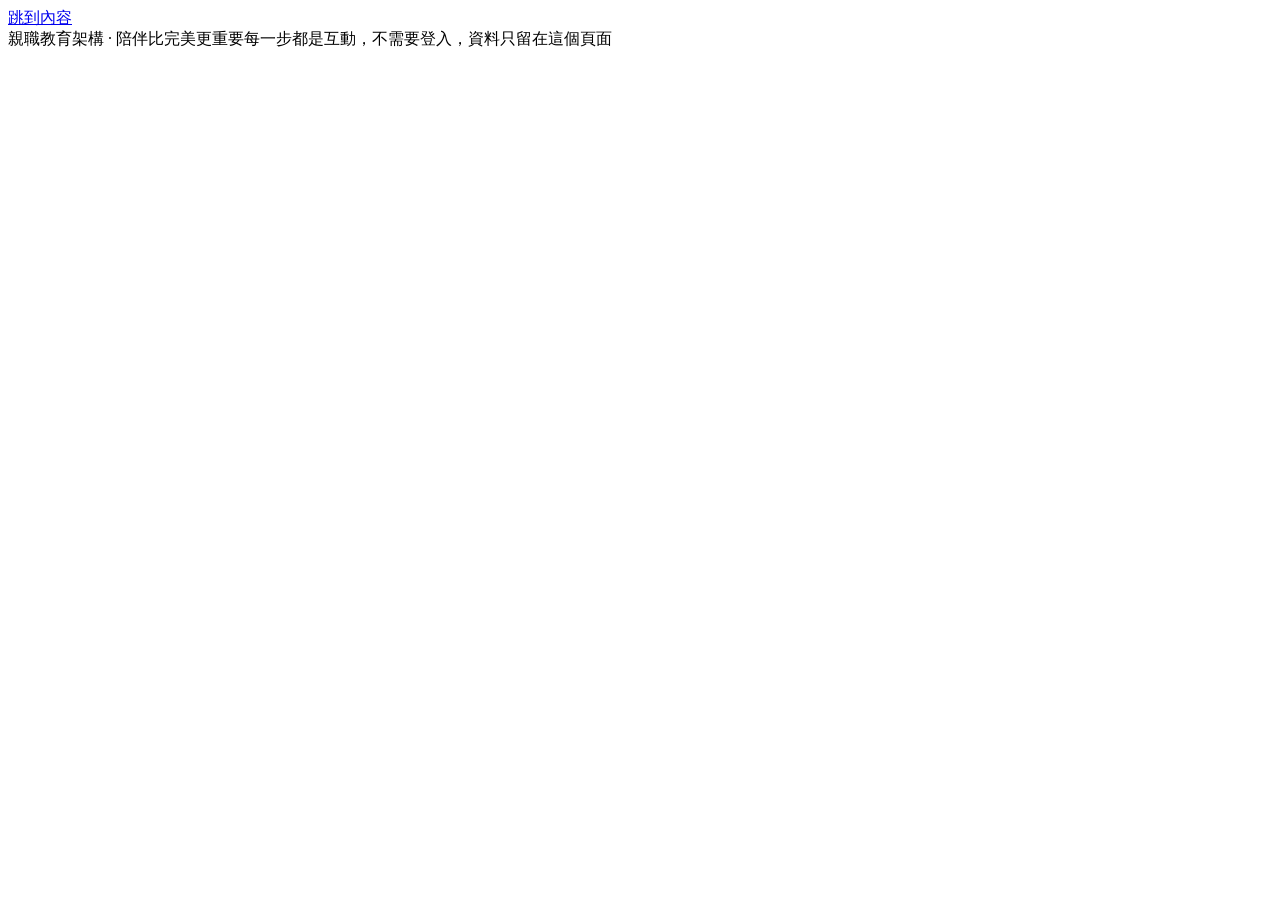
<file: src/home.src.html>
<!doctype html>
<html lang="zh-Hant"><head><meta charset="utf-8"><meta name="viewport" content="width=device-width,initial-scale=1">
<title>親職教育架構・練習</title>
<meta name="description" content="親職教育架構：冰山、SEL 五大核心、4F 與 I do／You do／We do，給家長的親職教育練習。">
<meta name="theme-color" content="#3b5e4f">
<link rel="icon" href="data:image/svg+xml,%3Csvg xmlns='http://www.w3.org/2000/svg' viewBox='0 0 28 28'%3E%3Crect width='28' height='28' rx='7' fill='%233b5e4f'/%3E%3Cpath d='M14 24V13M14 17C5 18 3 11 4 6c7-1 11 3 10 11ZM14 13C13 6 18 2 24 3c1 6-3 11-10 10Z' stroke='white' stroke-width='1.8' fill='none' stroke-linecap='round' stroke-linejoin='round'/%3E%3C/svg%3E">
<style>
/*STYLES*/
</style></head>
<body><a class="skip-link" href="#app">跳到內容</a><div class="wrap">
<!--MASTHEAD-->
<main id="app" class="app" tabindex="-1"></main>
<footer class="page-footer"><span>親職教育架構 · 陪伴比完美更重要</span><span>每一步都是互動，不需要登入，資料只留在這個頁面</span></footer></div>
<script>window.FW_EMBED=/*FW*/;window.QR_PNG='/*QR*/';</script>
<script>/*GEN*/</script>
<script>
(function(){
const fw=window.FW_EMBED,PF=window.ParentingFramework;
const $=id=>document.getElementById(id),A=$('app');
const esc=t=>String(t==null?'':t).replace(/[&<>"]/g,c=>({'&':'&amp;','<':'&lt;','>':'&gt;','"':'&quot;'}[c]));
const DOMAIN={emotion:'情緒',behavior:'行為',interpersonal:'人際'};
const ICE=fw.core.iceberg.layers,F=fw.core.fourF,SEL=fw.core.sel,AUD=['elementary','junior','senior'];
(function(){const c=fw.core.colors;let l='',d='';
 Object.keys(c.fourF).forEach(k=>{l+='--f-'+k+':'+c.fourF[k].l+';';d+='--f-'+k+':'+c.fourF[k].d+';'});
 Object.keys(c.sel).forEach(k=>{l+='--s-'+k+':'+c.sel[k].l+';';d+='--s-'+k+':'+c.sel[k].d+';'});
 Object.keys(c.iceberg).forEach(k=>{l+='--i-'+k+':'+c.iceberg[k].bg.l+';--if-'+k+':'+c.iceberg[k].fg.l+';';d+='--i-'+k+':'+c.iceberg[k].bg.d+';--if-'+k+':'+c.iceberg[k].fg.d+';'});
 const s=document.createElement('style');
 s.textContent=':root{'+l+'}@media (prefers-color-scheme: dark){:root:not([data-theme="light"]){'+d+'}}:root[data-theme="dark"]{'+d+'}';document.head.appendChild(s);})();
const sitOf=id=>id==='custom'&&S.custom?S.custom:fw.situations.find(s=>s.id===id),fOf=id=>F.find(x=>x.id===id),selOf=id=>SEL.find(x=>x.id===id);
const iceBg=id=>'background:var(--i-'+id+');color:var(--if-'+id+')';
const chipI=(id,t)=>'<span class="chip" style="background:var(--i-'+id+');color:var(--if-'+id+');border:1px solid var(--line)">'+esc(t)+'</span>';
const chipF=(id,t)=>'<span class="chip" style="--c:var(--f-'+id+')">'+esc(t)+'</span>';
const chipS=(id,t)=>'<span class="chip" style="--c:var(--s-'+id+')">'+esc(t)+'</span>';
const wq=f=>{const q=(fOf(f.id)||{}).q;return q?'<i class="wq">'+esc(q)+'</i>':'';};
// ── 插圖（SVG）：冰山、SEL 五核心、4F 路徑 ──
const GLYPH={
 eye:'<path d="M-9 0Q0 -8 9 0Q0 8 -9 0Z"/><circle r="2.8"/>',
 heart:'<path d="M0 8C-12 -1 -8 -10 0 -4C8 -10 12 -1 0 8Z"/>',
 anchor:'<circle cy="-7" r="2.6"/><path d="M0 -4V9M-6 2Q0 12 6 2M-4 -1H4"/>',
 wave:'<path d="M-9 0Q-5 -6 0 0T9 0M-9 5Q-5 -1 0 5T9 5"/>',
 ears:'<path d="M-4 -8Q-9 -8 -9 -2Q-9 3 -5 6Q-3 8 -3 10M-4 -8Q2 -8 2 -2Q2 2 -2 4"/><path d="M5 -3Q9 0 5 5"/>',
 link:'<circle cx="-4" r="5.5"/><circle cx="4" r="5.5"/>',
 flag:'<path d="M-5 -9V9M-5 -9H7L4 -4L7 1H-5"/>',
 camera:'<rect x="-9" y="-6" width="18" height="12" rx="3"/><circle r="3.4"/>',
 bulb:'<circle cy="-2" r="6"/><path d="M-3 6H3M-2 9H2"/>',
 pers:'<circle cy="-5" r="3.2"/><path d="M-7 8Q-7 0 0 0Q7 0 7 8"/>'};
const glyph=(k,sz,col)=>'<g class="gl" style="stroke:'+(col||'var(--chipfg)')+';fill:none;stroke-width:1.8;stroke-linecap:round;stroke-linejoin:round" transform="scale('+(sz||1)+')">'+GLYPH[k]+'</g>';
const SELG={self_awareness:'eye',self_management:'wave',social_awareness:'ears',relationship_skills:'link',responsible_decision:'flag'};
const ICEG=['eye','heart','anchor'];
function iceArt(){
 return '<svg class="iceart" viewBox="0 0 240 320" role="img" aria-label="冰山：水面上是行為，水面下是感受與需求，最深處是價值信念"><defs>'
 +'<linearGradient id="gSky" x1="0" y1="0" x2="0" y2="1"><stop offset="0" style="stop-color:var(--i-behavior)"/><stop offset="1" style="stop-color:var(--card)"/></linearGradient>'
 +'<linearGradient id="gSea" x1="0" y1="0" x2="0" y2="1"><stop offset="0" style="stop-color:var(--i-feeling)"/><stop offset="1" style="stop-color:var(--i-belief)"/></linearGradient>'
 +'<linearGradient id="gBerg" x1="0" y1="0" x2="0" y2="1"><stop offset="0" style="stop-color:var(--card);stop-opacity:.6"/><stop offset="1" style="stop-color:var(--card);stop-opacity:.12"/></linearGradient>'
 +'<clipPath id="gClip"><rect width="240" height="320" rx="20"/></clipPath></defs><g clip-path="url(#gClip)">'
 +'<rect width="240" height="320" fill="url(#gSky)"/>'
 +'<circle cx="200" cy="42" r="17" style="fill:var(--amber)" opacity=".9"/><circle cx="200" cy="42" r="25" style="fill:var(--amber)" opacity=".18"/>'
 +'<g style="fill:var(--card)" opacity=".95"><ellipse cx="46" cy="46" rx="26" ry="9"/><ellipse cx="66" cy="39" rx="17" ry="9"/><ellipse cx="170" cy="82" rx="20" ry="6" opacity=".7"/></g>'
 +'<rect y="112" width="240" height="208" fill="url(#gSea)"/>'
 +'<polygon points="62,112 178,112 210,166 196,232 152,286 98,278 56,224 42,164" fill="url(#gBerg)"/>'
 +'<g fill="none" style="stroke:var(--card)" stroke-width="1.2" opacity=".55"><path d="M62 112 L98 168 L56 224M178 112 L150 170 L196 232M98 168 H150M98 278 L112 226 L152 286M112 226 L150 170"/></g>'
 +'<path d="M50 196H198" fill="none" style="stroke:var(--card)" stroke-width="1.5" stroke-dasharray="4 5" opacity=".7"/>'
 +'<polygon points="94,112 118,54 134,78 146,62 166,112" style="fill:var(--card)"/><polygon points="118,54 134,78 124,112 104,112" style="fill:var(--i-behavior)" opacity=".8"/><polygon points="146,62 166,112 150,112" style="fill:var(--i-behavior)" opacity=".5"/>'
 +'<path d="M-4 112Q12 105 28 112T60 112T92 112T124 112T156 112T188 112T220 112T252 112" fill="none" style="stroke:var(--card)" stroke-width="3.2" stroke-linecap="round"/>'
 +'<path d="M-4 120Q12 114 28 120T60 120T92 120T124 120T156 120T188 120T220 120T252 120" fill="none" style="stroke:var(--card)" stroke-width="1.3" opacity=".5"/>'
 +'<g transform="translate(122 97)">'+glyph('eye',.95,'var(--if-behavior)')+'</g>'
 +'<g transform="translate(120 152)" style="fill:var(--card)">'+'<path d="M0 12C-17 -1 -12 -15 0 -6C12 -15 17 -1 0 12Z"/></g>'
 +'<g transform="translate(122 240)">'+glyph('anchor',1.5,'var(--card)')+'</g>'
 +'<g style="fill:var(--card)" opacity=".5"><circle cx="30" cy="150" r="3"/><circle cx="38" cy="166" r="2"/><circle cx="208" cy="214" r="3"/><circle cx="200" cy="232" r="2"/><path d="M26 262q10 -8 20 0q-10 8 -20 0zM46 262l8 -5v10z"/></g>'
 +'</g></svg>';}
function ice(title,ic){
 const row=(i)=>'<div class="icelayer" style="'+iceBg(ICE[i].id)+'"><span class="lico"><svg viewBox="-12 -12 24 24" width="26" height="26" style="stroke:var(--if-'+ICE[i].id+');fill:none;stroke-width:1.8;stroke-linecap:round">'+GLYPH[ICEG[i]]+'</svg></span><div><small>'+esc(ICE[i].label)+'</small>'+esc(ic[ICE[i].id])+'</div></div>';
 return '<div class="icewrap">'+(title?'<h3>'+title+'</h3>':'')+'<div class="icefig">'+iceArt()+'<div class="icelayers">'+row(0)+row(1)+row(2)+'</div></div></div>';}
function selFlower(){
 const cx=130,cy=130,R=70,ang=[-90,-18,54,126,198],lab=[['自我','覺察'],['自我','管理'],['社會','覺察'],['關係','技巧'],['負責任','決定']];
 let petals='',txt='';
 SEL.forEach((c,i)=>{const a=ang[i]*Math.PI/180,px=cx+R*Math.cos(a),py=cy+R*Math.sin(a);
  petals+='<ellipse cx="'+px.toFixed(1)+'" cy="'+py.toFixed(1)+'" rx="40" ry="40" style="fill:var(--s-'+c.id+')" opacity=".92"/>';
  txt+='<g transform="translate('+px.toFixed(1)+' '+py.toFixed(1)+')"><g transform="translate(0 -17)">'+glyph(SELG[c.id],.9)+'</g><text y="6" text-anchor="middle" font-size="12.5" font-weight="700" style="fill:var(--chipfg)">'+lab[i][0]+'</text><text y="21" text-anchor="middle" font-size="12.5" font-weight="700" style="fill:var(--chipfg)">'+lab[i][1]+'</text></g>';});
 return '<svg class="selart" viewBox="0 0 260 260" role="img" aria-label="SEL 五大核心：自我覺察、自我管理、社會覺察、關係技巧、負責任決定">'+petals+'<circle cx="130" cy="130" r="27" style="fill:var(--card);stroke:var(--line)" stroke-width="2"/><g transform="translate(130 128)" style="fill:var(--red)"><path d="M0 11C-15 -1 -11 -13 0 -5C11 -13 15 -1 0 11Z"/></g><text x="130" y="147" text-anchor="middle" font-size="9" font-weight="700" style="fill:var(--mut)">SEL</text>'+txt+'</svg>';}
function f4Path(){
 const xs=[80,240,400,560],ys=[96,50,96,50],ids=['facts','feelings','findings','future'],g=['camera','heart','bulb','flag'];
 let d='M0 74 C40 74 40 96 80 96 S200 50 240 50 S360 96 400 96 S520 50 560 50 S620 60 640 60';
 let nodes='';ids.forEach((id,i)=>{nodes+='<g transform="translate('+xs[i]+' '+ys[i]+')"><circle r="33" style="fill:var(--f-'+id+')" opacity=".2"/><circle r="26" style="fill:var(--f-'+id+')"/><g>'+(id==='feelings'?'<path d="M0 9C-13 -1 -9 -11 0 -4C9 -11 13 -1 0 9Z" style="fill:var(--chipfg)"/>':glyph(g[i],1.15))+'</g><circle cx="-24" cy="-24" r="10" style="fill:var(--card);stroke:var(--f-'+id+')" stroke-width="2"/><text x="-24" y="-20" text-anchor="middle" font-size="12" font-weight="800" style="fill:var(--ink)">'+(i+1)+'</text></g>';});
 const lab=F.map((f,i)=>'<div style="color:var(--f-'+f.id+')"><b>'+esc(f.label.split(' ')[0])+'</b><small>'+esc(f.label.split(' ')[1]||'')+'</small><em class="wq">'+esc(f.q||'')+'</em></div>').join('');
 return '<div class="f4art"><svg viewBox="0 0 640 140" role="img" aria-label="4F 對話路徑：Facts、Feelings、Findings、Future"><path d="'+d+'" fill="none" style="stroke:var(--line)" stroke-width="10" stroke-linecap="round"/><path d="'+d+'" fill="none" style="stroke:var(--card)" stroke-width="3" stroke-dasharray="2 9" stroke-linecap="round"/>'+nodes+'</svg><div class="f4lab">'+lab+'</div></div>';}
function toolsOverview(){
 return '<div class="card tools"><p class="kicker">三個工具，一眼看</p><div class="tools3"><figure>'+iceArt()+'<figcaption><b>冰山</b>看見水面下</figcaption></figure><figure>'+selFlower()+'<figcaption><b>SEL 五核心</b>要培養的能力</figcaption></figure><figure>'+f4Path()+'<figcaption><b>4F</b>說得出口的順序</figcaption></figure></div></div>';}
// ── 圖示庫（沿用冰山的眼睛／心／定錨風格：線條、圓角）──
Object.assign(GLYPH,{
 book:'<path d="M-9 -6Q-4 -8 0 -5Q4 -8 9 -6V7Q4 5 0 8Q-4 5 -9 7Z"/><path d="M0 -5V8"/>',
 chat:'<path d="M-9 -7H9V3H1L-3 8V3H-9Z"/><path d="M-5 -3H5M-5 0H2"/>',
 home:'<path d="M-9 0L0 -8L9 0M-6 -2V8H6V-2M-2 8V3H2V8"/>',
 clock:'<circle r="9"/><path d="M0 -5V0L4 3"/>',
 star:'<path d="M0 -9L2.5 -3L9 -2.5L4 2L5.5 8.5L0 5L-5.5 8.5L-4 2L-9 -2.5L-2.5 -3Z"/>',
 sprout:'<path d="M0 9V0M0 0Q-9 0 -9 -8Q0 -8 0 0M0 3Q9 3 9 -4Q0 -4 0 3"/>',
 target:'<circle r="9"/><circle r="5"/><circle r="1.2"/>',
 shield:'<path d="M0 -9L8 -6V1Q8 7 0 9Q-8 7 -8 1V-6Z"/><path d="M-3 0L-1 3L4 -3"/>',
 people:'<circle cx="-4" cy="-5" r="3"/><circle cx="6" cy="-4" r="2.5"/><path d="M-10 8Q-10 0 -4 0Q2 0 2 8M3 8Q3 2 6 2Q10 2 10 8"/>',
 phone:'<rect x="-5" y="-9" width="10" height="18" rx="2.5"/><path d="M-1.5 6H1.5"/>',
 sun:'<circle r="4"/><path d="M0 -9V-6M0 6V9M-9 0H-6M6 0H9M-6 -6L-4 -4M4 4L6 6M6 -6L4 -4M-4 4L-6 6"/>',
 pencil:'<path d="M-8 8L-7 3L4 -8L8 -4L-3 7Z"/><path d="M1 -5L5 -1"/>',
 question:'<circle r="9"/><path d="M-3 -3Q-3 -6 0 -6Q3 -6 3 -3Q3 0 0 1V3"/><path d="M0 6V6.2"/>',
 map:'<path d="M-9 -6L-3 -8L3 -6L9 -8V6L3 8L-3 6L-9 8Z"/><path d="M-3 -8V6M3 -6V8"/>',
 gift:'<rect x="-8" y="-2" width="16" height="10" rx="1.5"/><path d="M-9 -2H9V-6H-9ZM0 -6V8M0 -6Q-6 -11 -6 -8Q-6 -6 0 -6M0 -6Q6 -11 6 -8Q6 -6 0 -6"/>',
 check:'<circle r="9"/><path d="M-4 0L-1 3L5 -3"/>',
 sparkle:'<path d="M0 -9Q1 -1 9 0Q1 1 0 9Q-1 1 -9 0Q-1 -1 0 -9Z"/>',
 magnifier:'<circle cx="-2" cy="-2" r="6"/><path d="M3 3L9 9"/>',
 chart:'<path d="M-8 8H8M-6 8V1M0 8V-5M6 8V-1"/>',
 door:'<path d="M-6 9V-8H6V9M-8 9H8"/><path d="M3 1V1.2"/>',
 key:'<circle cx="-4" cy="0" r="4"/><path d="M0 0H9M6 0V4M9 0V3"/>',
 print:'<path d="M-5 -3V-9H5V-3M-8 -3H8V4H-8ZM-5 1H5V9H-5Z"/>',
 iceberg:'<path d="M-3 -9L0 -4L3 -7L7 -1H-7Z"/><path d="M-9 1Q-5 -1 0 1T9 1M-6 3L-3 9H3L6 3"/>',
 layers:'<path d="M0 -8L9 -3L0 2L-9 -3ZM-9 1L0 6L9 1M-9 5L0 10L9 5"/>',
 link2:'<path d="M-3 3L3 -3M-6 0L-8 2Q-10 5 -7 7Q-5 9 -2 7L0 5M6 0L8 -2Q10 -5 7 -7Q5 -9 2 -7L0 -5"/>'
});
const ico=(k,cls)=>'<svg class="ic'+(cls?' '+cls:'')+'" viewBox="-12 -12 24 24" fill="none" stroke="currentColor" stroke-width="1.8" stroke-linecap="round" stroke-linejoin="round" aria-hidden="true">'+(GLYPH[k]||GLYPH.sparkle)+'</svg>';
const KICK=[[/吃什麼卡/,'gift'],[/動物/,'heart'],[/Check-in/,'heart'],[/冰山|水面/,'iceberg'],[/診斷|結構層|價值信念/,'magnifier'],[/SEL|五大核心|能力/,'sprout'],[/4F/,'chat'],[/問卷|統計|結果|比對/,'chart'],[/地圖|主線|順序|邏輯|三個工具|兩個理論/,'map'],[/帶回家|一週|收束/,'home'],[/約定|行動/,'flag'],[/觀察/,'eye'],[/輔導者|提問|問題|我的問題/,'question'],[/講師|講者|示範/,'pencil'],[/學員|聽眾|You do/,'ears'],[/I do|家長的冰山/,'eye'],[/We do|一起/,'people'],[/API|設定/,'key'],[/情境|例子|這一場|開場|破題|為什麼/,'book'],[/系統/,'link2'],[/孩子/,'heart']];
const STIC={k_ci:'heart',k_sel:'sprout',k_ice:'iceberg',k_4f:'chat',k_go:'flag',ci:'heart',t_ci:'heart',s_ci:'heart',s_open:'door',s_ice:'iceberg',s_4f:'chat',s_go:'flag',open:'door',ido:'eye',youdo:'ears',wedo:'people',close:'flag',t_open:'door',t_ice:'iceberg',t_sel:'sprout',t_4f:'chat',t_diag:'magnifier',t_ido:'eye',t_you:'ears',t_we:'people',t_home:'home'};
const HERO='<svg class="herodeco" viewBox="0 0 220 150" aria-hidden="true"><path d="M0 150V118Q40 96 80 112T160 104T220 112V150Z" style="fill:var(--s-self_management)" opacity=".22"/><path d="M0 150V132Q50 116 100 128T220 126V150Z" style="fill:var(--f-findings)" opacity=".28"/><circle cx="178" cy="34" r="14" style="fill:var(--amber)" opacity=".85"/><g style="fill:var(--card)" opacity=".9"><ellipse cx="60" cy="30" rx="22" ry="7"/><ellipse cx="76" cy="25" rx="13" ry="7"/></g><g transform="translate(96 78)"><circle cx="0" cy="-22" r="8" style="fill:var(--i-feeling)"/><path d="M-10 18V-8Q0 -14 10 -8V18Z" style="fill:var(--i-feeling)"/><circle cx="26" cy="-6" r="6" style="fill:var(--f-feelings)"/><path d="M19 18V4Q26 0 33 4V18Z" style="fill:var(--f-feelings)"/><path d="M10 2L19 6" style="stroke:var(--i-feeling)" stroke-width="3" stroke-linecap="round"/><path d="M13 -34C8 -40 0 -36 5 -30L13 -22L21 -30C26 -36 18 -40 13 -34Z" style="fill:var(--red)" opacity=".85"/></g></svg>';
function a11yInit(){const bn=document.querySelector('.brand-name');if(bn&&!bn.getAttribute('role')){bn.setAttribute('role','heading');bn.setAttribute('aria-level','1');}if(!document.getElementById('skip')){document.body.insertAdjacentHTML('afterbegin','<a id="skip" class="skip" href="#app">跳到主要內容</a>');}document.addEventListener('visibilitychange',()=>{if(!document.hidden&&S.live.on)livePoll();});}
function decorate(){
 if(!A)return;
 A.querySelectorAll('.kicker').forEach(k=>{if(k.querySelector('.kic'))return;const t=k.textContent;let n='sparkle';for(const [re,g] of KICK){if(re.test(t)){n=g;break;}}k.insertAdjacentHTML('afterbegin','<span class="kic">'+ico(n)+'</span>');});
 const sl=STL();A.querySelectorAll('.stepper button').forEach((b,i)=>{const x=sl[i];if(x&&!b.querySelector('.sic'))b.insertAdjacentHTML('afterbegin','<span class="sic">'+ico(STIC[x.id]||'sparkle')+'</span>');});
 A.querySelectorAll('.modebar button').forEach(b=>{if(!b.querySelector('.ic'))b.insertAdjacentHTML('afterbegin',ico({problem:'question',theory:'book',simple:'iceberg',sel4:'sprout'}[b.dataset.mode]||'sparkle','mic'));});
 const AI={settings:'key',one:'book',proj:'sun',survey:'chart',ask:'sparkle',demo:'chart',submit:'check',print:'print',copy:'check',prev:null,next:null};
 A.querySelectorAll('.ctlbtns button').forEach(b=>{const g=AI[b.dataset.act];if(g&&!b.querySelector('.ic')){b.innerHTML=b.innerHTML.replace(/^📄\s*|^✨\s*/,'');b.insertAdjacentHTML('afterbegin',ico(g,'bic'));}});
 A.querySelectorAll('.iyw .iy').forEach(d=>{const b=d.querySelector('b');if(!b||b.querySelector('.ic'))return;const g=/I do/.test(b.textContent)?'eye':/You/.test(b.textContent)?'ears':'people';b.insertAdjacentHTML('afterbegin',ico(g,'bic'));});
 A.querySelectorAll('.chain5 .cl').forEach((c,i)=>{if(c.querySelector('.ic'))return;c.insertAdjacentHTML('afterbegin',ico(['eye','heart','anchor','sprout','flag'][i]||'sparkle','cic'));});
 A.querySelectorAll('.sel5b').forEach(g=>g.querySelectorAll('.sc2').forEach((c,i)=>{if(!c.querySelector('.ic'))c.insertAdjacentHTML('afterbegin',ico(['eye','wave','ears','link','flag'][i]||'sparkle','cic'));}));
 A.querySelectorAll('.hero2').forEach(h=>{if(!h.querySelector('.herodeco'))h.insertAdjacentHTML('beforeend',HERO);});
 A.querySelectorAll('.bridge span').forEach(sp=>{if(!sp.querySelector('.ic'))sp.insertAdjacentHTML('afterbegin',ico('link2','bic'));});
 A.querySelectorAll('.lead summary').forEach(sm=>{if(!sm.querySelector('.ic'))sm.insertAdjacentHTML('afterbegin',ico('pencil','bic'));});
 A.querySelectorAll('.audience label').forEach(l=>{if(!l.querySelector('.ic'))l.insertAdjacentHTML('afterbegin',ico('chat','bic'));});
}
const ul=a=>'<ul>'+a.map(x=>'<li>'+esc(x)+'</li>').join('')+'</ul>';

const S={mode:'problem',all:false,go:false,view:'flow',aud:'junior',sit:'emotion_outburst',stage:0,mine:{},opts:[],role:'parent',picks:{},resp:[],proj:false,when:'明天',custom:null,find:{q:'',res:null,err:'',busy:false,needKey:false,reason:''},live:{on:false,data:null,ts:0,err:'',sig:''},diag:{dom:null,st:[],bl:[]},ai:{key:'',model:'claude-sonnet-5-5',remember:false},ask:{q:'',busy:false,err:'',match:null}};
(function(){try{const raw=localStorage.getItem('pf_ai')||sessionStorage.getItem('pf_ai');if(raw){const o=JSON.parse(raw);S.ai.key=o.key||'';S.ai.model=o.model||S.ai.model;S.ai.remember=!!localStorage.getItem('pf_ai');}}catch(e){}})();
function saveAI(){try{localStorage.removeItem('pf_ai');sessionStorage.removeItem('pf_ai');if(S.ai.key){(S.ai.remember?localStorage:sessionStorage).setItem('pf_ai',JSON.stringify({key:S.ai.key,model:S.ai.model}));}}catch(e){}}
function fwx(){return S.custom?Object.assign({},fw,{situations:fw.situations.concat([S.custom])}):fw;}
const STP=[
 {id:'ci',n:'Check-in',tag:'今天的我'},
 {id:'open',n:'開場',tag:'為什麼是這個情境'},
 {id:'ido',n:'I do',tag:'冰山・先看自己'},
 {id:'youdo',n:'You do',tag:'冰山＋SEL・看見孩子'},
 {id:'wedo',n:'We do',tag:'4F・一起對話'},
 {id:'close',n:'約定',tag:'明天就能做的事'}];
const STT=(fw.theory?fw.theory.timeline:[]).map(x=>({id:x.id,n:x.n,tag:x.min+' 分・'+x.tag}));
const STK=[
 {id:'k_ci',n:'Check-in',tag:'今天的我'},
 {id:'k_sel',n:'五大核心',tag:'含台語連連看'},
 {id:'k_ice',n:'冰山',tag:'看見水面下'},
 {id:'k_4f',n:'4F',tag:'說得出口'},
 {id:'k_go',n:'約定',tag:'明天就做'}];
const STS=[
 {id:'s_ci',n:'Check-in',tag:'今天的我'},
 {id:'s_open',n:'開場',tag:'一個情境'},
 {id:'s_ice',n:'冰山',tag:'看見水面下'},
 {id:'s_4f',n:'4F',tag:'說得出口'},
 {id:'s_go',n:'約定',tag:'明天就做'}];
function STL(){return S.mode==='sel4'?STK:S.mode==='simple'?STS:S.mode==='theory'&&STT.length?STT:STP;}
const stageDef=id=>fw.core.stages.find(x=>x.id===id);
function plan(){return PF.buildPlan(fwx(),{situation:S.sit,audience:S.aud,resultsDisplay:'projector'});}
function firstStage(){const i=STL().findIndex(x=>/^(open|t_open|s_open)$/.test(x.id));return i<0?0:i;}
function setStage(i){S.stage=Math.max(0,Math.min(STL().length-1,i));draw();window.scrollTo({top:0});}
function topbar(extra){return '<div class="topbar"><button data-act="flow">← 回講師主線</button><span class="mut">'+(extra||'')+'</span></div>';}

function ctl(){
 return (fw.theory?'<div class="modebar" role="tablist"><button data-mode="problem" class="'+(S.mode==='problem'?'primary':'')+'">問題導引<small>從情境出發</small></button><button data-mode="theory" class="'+(S.mode==='theory'?'primary':'')+'">理論到實務<small>從為什麼出發</small></button><button data-mode="simple" class="'+(S.mode==='simple'?'primary':'')+'">簡化版<small>冰山＋4F</small></button><button data-mode="sel4" class="'+(S.mode==='sel4'?'primary':'')+'">SEL 版<small>五核心＋冰山＋4F</small></button></div>':'')+'<div class="ctlbar"><div><label for="sit">生活情境</label><select id="sit">'+['emotion','behavior','interpersonal'].map(d=>'<optgroup label="'+DOMAIN[d]+'（'+fw.situations.filter(x=>x.domain===d).length+'）">'+fw.situations.filter(x=>x.domain===d).map(x=>'<option value="'+x.id+'" '+(x.id===S.sit?'selected':'')+'>'+esc(x.title)+'</option>').join('')+'</optgroup>').join('')+(S.custom?'<option value="custom" '+(S.sit==='custom'?'selected':'')+'>✨ 我的問題・'+esc(S.custom.title)+'</option>':'')+'</select></div>'
 +'<div><label>孩子年段</label><div class="seg2">'+AUD.map(a=>'<button data-aud="'+a+'" class="'+(S.aud===a?'primary':'')+'">'+esc(fw.audiences[a].label)+'</button>').join('')+'</div></div>'
 +'<div class="ctlbtns"><button data-act="one" class="'+(S.all?'primary':'')+'">📄 一鍵看全部答案</button><button data-act="proj" class="'+(S.proj?'primary':'')+'">投影大字</button><button data-act="live">現場問卷</button><button data-act="survey">問卷統計</button><button data-act="ask">✨ 我的問題</button><button data-act="settings" class="keybtn">API Key 設定<span class="kdot '+(S.ai.key?'on':'')+'">'+(S.ai.key?'已設定':'未設定')+'</span></button></div></div>'+findPanel();}
function stepper(){if(S.all)return '<nav class="stepper" aria-label="跳到段落">'+STL().map((x,i)=>'<button data-jump="'+x.id+'"><span class="sn">'+(i+1)+'</span><b>'+esc(x.n)+'</b><small>'+esc(x.tag)+'</small></button>').join('')+'</nav>';return '<nav class="stepper" aria-label="講師主線">'+STL().map((x,i)=>'<button data-stage="'+i+'" class="'+(i===S.stage?'on':'')+(i<S.stage?' past':'')+'" '+(i===S.stage?'aria-current="step"':'')+'><span class="sn">'+(i+1)+'</span><b>'+esc(x.n)+'</b><small>'+esc(x.tag)+'</small></button>').join('')+'</nav>';}
function pager(){return '<div class="row2">'+(S.stage>0?'<button data-act="prev">← '+STL()[S.stage-1].n+'</button>':'')+(S.stage<STL().length-1?'<button class="primary" data-act="next">'+STL()[S.stage+1].n+' →</button>':'')+'</div>';}
const bridge=t=>'<div class="bridge"><span>承接語</span>'+esc(t)+'</div>';
function leader(def){return '<details class="lead" open><summary>講師帶領</summary><p class="mut" style="margin:6px 0">'+esc(def.purpose)+'</p>'+ul(def.leaderMoves)+'</details>';}
function ask(key,label,ph){return '<div class="audience"><label for="'+key+'">聽眾一句話：'+esc(label)+'</label><textarea id="'+key+'" rows="2" placeholder="'+esc(ph||'')+'">'+esc(S.mine[key]||'')+'</textarea></div>';}

function stageHTML(id){
 if(id==='ci'||id==='t_ci'||id==='s_ci'||id==='k_ci')return checkinHTML(id);
 if(id.indexOf('k_')===0)return selModeHTML(id);
 if(id.indexOf('t_')===0)return theoryHTML(id);
 if(id.indexOf('s_')===0)return simpleHTML(id);
 const p=plan(),s=sitOf(S.sit),au=s.byAudience[S.aud],a=fw.audiences[S.aud];
 let h='';
 if(id==='open'){
  const ch=p.layers.coherence.chain,col=['behavior','feeling','belief'];
  h+='<div class="card hero2"><p class="kicker">'+esc(DOMAIN[s.domain])+'・'+esc(a.label)+'</p><h2>'+esc(s.title)+'</h2><p class="big2">'+esc(p.layers.coherence.storyline)+'</p></div>'
  +'<div class="card"><p class="kicker">這一場的邏輯主線</p><p class="mut">同一個例子，從行為一路走到約定。每個階段回答上一個階段留下的問題。</p><div class="chain5">'
  +ch.map((c,i)=>'<div class="cl" style="'+(i<3?iceBg(col[i])+';border:1px solid var(--line)':i===3?'background:var(--s-self_management);color:var(--chipfg)':'background:var(--f-future);color:var(--chipfg)')+'"><small>'+esc(c.label)+'</small>'+esc(c.text)+'</div>').join('<span class="ar">→</span>')+'</div>'
  +'<div class="legend"><b>顏色</b>'+ICE.map(l=>chipI(l.id,l.label.split('（')[0])).join('')+chipS('self_management','SEL 能力')+chipF('future','約定')+'</div></div>'
  +toolsOverview()+'<div class="card"><p class="kicker">這個例子（貫穿全場）</p><div class="q">'+esc(au.example)+'</div>'+(p.extras.leadIn?'<p class="mut">'+esc(p.extras.leadIn)+'</p>':'')+'</div>'
  +'<div class="card"><p class="kicker">開場互動：先看全場的現況</p><p>請家長就孩子最近一個月的情況勾選。這個情境對應的題目：</p><div>'+Object.keys(s.surveyLink).map(g=>s.surveyLink[g].map(i=>'<span class="tag">'+esc(i)+'</span>').join('')).join('')+'</div><div class="row2"><button data-act="survey">看問卷統計與落差</button></div></div>'
  +bridge('先不急著處理孩子。我們從最容易被忽略的人開始：我們自己。');
 }
 if(id==='ido'){
  const d=stageDef('ido');
  h+='<div class="card"><p class="kicker">I do　先看自己</p><h2>'+esc(s.triggerForParent)+'</h2>'+leader(d)+'</div>'
  +'<div class="card"><p class="kicker">家長的冰山：我的反應從哪裡來</p>'+ice('',s.parentIceberg)+'<div class="note">'+esc(fw.core.iceberg.rule)+'</div></div>'
  +'<div class="card"><p class="kicker">講師示範</p><p><b>'+esc(s.idoModel)+'</b></p>'+(s.lecturerExperience&&s.lecturerExperience.status==='TODO'?'<p class="todo">'+esc(s.lecturerExperience.text)+'</p>':s.lecturerExperience?'<p>'+esc(s.lecturerExperience.text)+'</p>':'')+ask('ido','我通常怎麼做？','例如：我先深呼吸，再問他發生了什麼事')+'</div>'
  +bridge('看完自己的冰山，同一件事，孩子的水面下是什麼？');
 }
 if(id==='youdo'){
  const d=stageDef('youdo');
  h+='<div class="card"><p class="kicker">You do　看見孩子</p><h2>'+esc(au.example)+'</h2>'+leader(d)+'</div>'
  +'<div class="card"><p class="kicker">孩子的冰山</p>'+ice('',au.childIceberg)+'<div class="note">'+esc(fw.core.iceberg.interplay)+'</div><h3>可以這樣問孩子（'+esc(a.label)+'）</h3>'+ul(au.youDoQuestions)+ask('swap','孩子心裡可能在說…','先猜他的感受與需要，不評論對錯')+'</div>'
  +'<div class="card"><p class="kicker">SEL 五大核心：這個情境需要哪些能力</p><div class="figrow">'+selFlower()+'</div><div class="sel5b">'+SEL.map(c=>'<div class="sc2" style="border-top:5px solid var(--s-'+c.id+')">'+chipS(c.id,c.label)+'<p>'+esc(s.selMap[c.id])+'</p>'+(s.selQuestions&&s.selQuestions[c.id]?'<p class="sq"><small>輔導提問</small>'+esc(s.selQuestions[c.id])+'</p>':'')+'</div>').join('')+'</div></div>'
  +'<div class="card"><p class="kicker">看見系統：不只看個人</p><div class="legend">'+fw.core.systemLayers.map(x=>'<span class="tag">'+esc(x)+'</span>').join('')+'</div><p><b>'+esc((p.extras.system&&p.extras.system.question)||fw.core.systemQuestion)+'</b></p></div>'
  +'<div class="card"><p class="kicker">'+esc(a.label)+'的對話重點</p><p class="mut">'+esc(a.developmental)+'</p><p><b>家長角色：</b>'+esc(a.parentRole)+'</p>'+ul(a.language)+'</div>'
  +bridge('理解了兩座冰山，我們需要一個不傷人的順序來開口：4F。');
 }
 if(id==='wedo'){
  const d=stageDef('wedo');
  h+='<div class="card"><p class="kicker">We do　一起對話</p><h2>Facts → Feelings → Findings → Future</h2>'+leader(d)+'</div>'
  +'<div class="card"><p class="kicker">4F 如何對應冰山與 SEL</p>'+f4Path()+'<div class="f4t">'+p.layers.fourF.map((f,i)=>'<div class="f4r" style="--c:var(--f-'+f.id+')"><div class="f4h"><span class="n">'+(i+1)+'</span><b>'+esc(f.label)+'</b>'+wq(f)+'</div><div class="f4b"><p class="say">'+esc(s.wedoScript[f.id]||f.script)+'</p><p class="mut">'+esc(f.prompt)+'</p><div>'+chipI(f.icebergId,f.iceberg)+(f.selIds||[]).map(x=>chipS(x,selOf(x).label)).join('')+'</div><details><summary>提問與要避免的話</summary>'+ul(f.questions||[])+'<p class="mut">避免：'+esc(f.avoid)+'</p><p class="mut">'+esc(a.label)+'句型：'+esc(a.fourFStyle[f.id])+'</p></details></div></div>').join('')+'</div></div>'
  +'<div class="card"><p class="kicker">為什麼是這個順序</p><p>先還原事實，對方才不會防衛；先說自己的感受，才輪到對方；一起找到需要，約定才會有人遵守；最後才訂下一步。</p><div class="note">'+esc(fw.core.coherenceRules[1])+'</div></div>'
  +'<div class="card"><p class="kicker">輔導者的立場：用提問引出孩子自己的答案</p><div class="stance">'+fw.core.counselorStance.map(x=>'<div><b>'+esc(x.label)+'</b><p>'+esc(x.text)+'</p></div>').join('')+'</div></div>'
  +(s.counselorQuestions?'<div class="card"><p class="kicker">四種啟發式提問（針對這個情境）</p><div class="cqs">'+Object.keys(fw.core.counselorQuestionTypes).map(k=>'<div class="cq"><span class="tag">'+esc(fw.core.counselorQuestionTypes[k])+'</span><p>'+esc(s.counselorQuestions[k])+'</p></div>').join('')+'</div></div>':'')
  +bridge('對話之後要有一件事真的改變。把它訂成明天就能做的約定。');
 }
 if(id==='close'){
  const ag=S.mine.mineag!=null?S.mine.mineag:au.future;
  h+='<div class="card"><p class="kicker">約定與收束</p><h2>把理解變成明天的一個小行動</h2><p class="mut">'+esc(a.contractStyle)+'</p>'
  +'<h3>先問孩子：你想用哪一個方法？（可複選，也可以自己想）</h3><div class="choices">'
  +au.options.map((o,k)=>'<button class="choice '+(S.opts.indexOf(k)>-1?'right':'')+'" data-opt="'+k+'" aria-pressed="'+(S.opts.indexOf(k)>-1)+'">'+esc(o)+'</button>').join('')+'</div>'
  +'<label for="mineag">我們的約定（可以直接修改成你們的話）</label><textarea id="mineag" rows="4">'+esc(ag)+'</textarea>'
  +'<label for="when">什麼時候開始？</label><select id="when">'+['今天晚上','明天','這個週末','下週一'].map(w=>'<option '+(S.when===w?'selected':'')+'>'+w+'</option>').join('')+'</select></div>'
  +'<div class="card"><p class="kicker">本場收束的四句話</p>'+ul(p.extras.closing)+''+riskNote(p.extras.referral)+'</div>'
  +'<div class="card"><p class="kicker">我的約定卡</p><div class="summary" id="sumtxt">'+esc(summary(s,au,a))+'</div><div class="row2"><button class="primary" data-act="copy">複製</button><button data-act="print">列印</button></div><p class="mut" id="copied"></p></div>';
 }
 return h;}
function riskNote(t){return t?'<details class="risk"><summary>'+ico('shield','bic')+'需要轉介時</summary><p>'+esc(t)+'</p></details>':'';}
function checkinHTML(id){
 const C=fw.checkin;if(!C)return '';S.ci=S.ci||{};
 const nextTxt={ci:'接下來進入今天的情境。',t_ci:'認識了自己的冰山，我們來看冰山理論。',s_ci:'認識了自己的冰山，接下來看今天的情境。',k_ci:'認識了自己，接下來看孩子需要培養的五個能力。'}[id];
 let h='<div class="card hero2"><p class="kicker">Check-in</p><h2>'+esc(C.title)+'</h2><p class="big2">請先選，不必解釋。選完兩人一組，只說三句。</p></div>';
 C.cards.forEach(c=>{const pick=S.ci[c.id],it=pick!=null?c.items[pick]:null;
  h+='<div class="card"><p class="kicker">'+esc(c.name)+'</p><div class="q">'+esc(c.ask)+'</div><div class="cichips">'+c.items.map((x,i)=>'<button data-act="cipick" data-c="'+c.id+'" data-v="'+i+'" class="cichip '+(pick===i?'primary':'')+'" aria-pressed="'+(pick===i)+'">'+esc(x.t)+'</button>').join('')+'</div>'
   +(it?'<div class="note"><b>'+esc(it.t)+'</b>：'+esc(it.f)+'<br><span class="mut">這只是一個邀請，答案以選的人自己的說法為準。</span></div>':'<p class="mut">點一張，看看它可能代表什麼。</p>')+'</div>';});
 h+='<div class="card"><p class="kicker">瞭解自己的冰山</p><div class="ice3">'+C.iceberg.map(l=>'<div style="'+iceBg(l.id)+'"><small>'+esc(l.label)+'</small>'+esc(l.q)+'</div>').join('')+'</div>'
  +'<p class="kicker" style="margin-top:12px">兩人一組怎麼做</p>'+ul(C.how)+'</div>'
  +bridge(C.closing+' '+nextTxt)+'<p class="mut">'+esc(C.note)+'</p>';
 return h;}
function twShuffled(){const T=fw.taiwanese;return T.order.map(id=>T.items.find(x=>x.id===id));}
function twHTML(){
 const T=fw.taiwanese,st=S.tw=S.tw||{sel:null,pairs:{},wrong:null,reveal:false};
 const done=Object.keys(st.pairs).length,sayDone=Object.values(st.pairs);
 let h='<div class="card"><p class="kicker">台語智慧</p><h2>'+esc(T.title)+'</h2><p class="mut">'+esc(T.ask)+'</p><div class="twgrid"><div class="twcol">'
  +SEL.map(c=>{const paired=st.pairs[c.id],it=paired&&T.items.find(x=>x.id===paired);
   return '<button data-act="twcore" data-v="'+c.id+'" class="twb '+(st.sel===c.id?'primary':'')+(paired?' tok':'')+'" style="border-left:6px solid var(--s-'+c.id+')" '+(paired?'disabled':'')+'><b>'+esc(c.label)+'</b><small>'+esc(c.desc)+'</small>'+(it?'<span class="twans">'+esc(it.say)+'</span>':'')+'</button>';}).join('')
  +'</div><div class="twcol">'
  +twShuffled().map(x=>{const used=sayDone.indexOf(x.id)>-1;return '<button data-act="twsay" data-v="'+x.id+'" class="twb tws'+(used?' tok':'')+(st.wrong===x.id?' twbad':'')+'" '+(used?'disabled':'')+'><b>'+esc(x.say)+'</b>'+((used||st.reveal)?'<small>'+esc(x.mean)+'</small>':'')+'</button>';}).join('')
  +'</div></div>'
  +'<p class="mut" aria-live="polite">'+(st.wrong?'再想想看，換一個試試。':done===5?'全部配對完成！五個核心不是依序發生，而是同時在運作。':'已配對 '+done+' / 5')+'</p>'
  +'<div class="row2"><button data-act="twreveal">'+(st.reveal?'隱藏說明':'看每句的意思')+'</button><button data-act="twreset">重來</button></div>'
  +(st.reveal||done===5?'<div class="note">'+T.items.map(x=>'<div><b>'+esc(x.say)+'</b>＝'+esc(x.mean)+'（'+esc(selOf(x.core).label)+'）</div>').join('')+'</div>':'')
  +'<p class="mut">'+esc(T.source)+'</p></div>';
 return h;}
function selModeHTML(id){
 const p=plan(),s=sitOf(S.sit),au=s.byAudience[S.aud];
 if(id==='k_sel'){
  return '<div class="card hero2"><p class="kicker">五大核心</p><h2>'+esc(s.title)+'：孩子需要哪些能力？</h2><p class="big2">五個核心不是依序發生，而是同時在運作。</p></div>'
   +'<div class="card"><p class="kicker">SEL 五大核心</p><div class="figrow">'+selFlower()+'</div><div class="sel5b">'+SEL.map(c=>'<div class="sc2" style="border-top:5px solid var(--s-'+c.id+')">'+chipS(c.id,c.label)+'<p class="mut">'+esc(c.desc)+'</p><p>'+esc(s.selMap[c.id])+'</p>'+(s.selQuestions&&s.selQuestions[c.id]?'<p class="sq"><small>輔導提問</small>'+esc(s.selQuestions[c.id])+'</p>':'')+'</div>').join('')+'</div></div>'
   +twHTML()+bridge('知道要培養什麼能力之後，先用冰山看見孩子水面下的樣子。');}
 if(id==='k_ice')return simpleHTML('s_ice');
 if(id==='k_4f')return simpleHTML('s_4f');
 if(id==='k_go')return simpleHTML('s_go');
 return '';}
function simpleHTML(id){
 const p=plan(),s=sitOf(S.sit),au=s.byAudience[S.aud],a=fw.audiences[S.aud];let h='';
 const lay=['behavior','feeling','belief'];
 if(id==='s_open'){
  return '<div class="card hero2"><p class="kicker">簡化版・兩個工具</p><h2>'+esc(s.title)+'</h2><p class="big2">'+esc(au.example)+'</p></div>'
  +'<div class="card"><p class="kicker">今天只用兩個工具</p><div class="tools3 tools2"><figure>'+iceArt()+'<figcaption><b>冰山</b>先看見：水面下是什麼</figcaption></figure><figure>'+f4Path()+'<figcaption><b>4F</b>再開口：事實、感受、發現、未來</figcaption></figure></div></div>'
  +bridge('冰山讓我們看見，4F 讓我們說得出口。先看見，再開口。');}
 if(id==='s_ice'){
  return '<div class="card"><p class="kicker">冰山：同一件事，兩座冰山</p><div class="grid2">'+ice('家長的冰山',s.parentIceberg)+ice('孩子的冰山',au.childIceberg)+'</div><p class="mut">水面上是行為；水面下是感受、需求與信念。先看自己的冰山，才聽得見孩子的。</p></div>'
  +'<div class="card"><p class="kicker">往下問三次</p><div class="steps3">'+ICE.map((l,i)=>'<div style="'+iceBg(l.id)+';border-radius:14px;padding:12px 14px"><small>'+esc(l.label)+'</small><p>'+esc(['發生什麼事？','這時候心裡的感覺和需要是什麼？','這件事對你為什麼重要？'][i])+'</p></div>').join('')+'</div>'
  +'<div class="q" style="margin-top:12px">'+(au.youDoQuestions||[]).map(esc).join('<br>')+'</div></div>'
  +bridge('看見了水面下。接下來，要怎麼開口？');}
 if(id==='s_4f'){
  const map={facts:'behavior',feelings:'feeling',findings:'belief',future:'behavior'};
  return '<div class="card"><p class="kicker">4F：把看見變成一句話</p>'+f4Path()+'<div class="f4t">'+p.layers.fourF.map((f,i)=>'<div class="f4r" style="--c:var(--f-'+f.id+')"><div class="f4h"><span class="n">'+(i+1)+'</span><b>'+esc(f.label)+'</b>'+wq(f)+'</div><div class="f4b"><p class="say">'+esc(s.wedoScript[f.id]||f.script)+'</p><p class="mut">'+esc(f.prompt)+'</p><div>'+chipI(map[f.id],['看事實＝水面上','感受與需求＝水面下','信念與需要＝最深處','新的做法＝回到水面'][i])+(S.mode==='sel4'?(f.selIds||[]).map(x=>chipS(x,selOf(x).label)).join(''):'')+'</div><p class="mut">避免：'+esc(f.avoid)+'</p></div></div>').join('')+'</div></div>'
  +'<div class="card"><p class="kicker">冰山與 4F 怎麼對在一起</p><ul><li>Facts 只說水面上看得到的。</li><li>Feelings 說自己的感受，再邀請對方說。</li><li>Findings 一起往水面下找原因與需要。</li><li>Future 把新做法帶回水面：時間、地點、誰、做什麼。</li></ul></div>'
  +bridge('說得出口之後，留下一個明天就能做的小約定。');}
 if(id==='s_go'){
  const ag=S.mine.mineag!=null?S.mine.mineag:au.future;
  return '<div class="card"><p class="kicker">約定</p><h2>把理解變成明天的一個小行動</h2><p class="mut">'+esc(a.contractStyle)+'</p>'
  +'<h3>先問孩子：你想用哪一個方法？（可複選，也可以自己想）</h3><div class="choices">'+au.options.map((o,k)=>'<button class="choice '+(S.opts.indexOf(k)>-1?'right':'')+'" data-opt="'+k+'" aria-pressed="'+(S.opts.indexOf(k)>-1)+'">'+esc(o)+'</button>').join('')+'</div>'
  +'<label for="mineag">我們的約定（可以直接修改成你們的話）</label><textarea id="mineag" rows="4">'+esc(ag)+'</textarea>'
  +'<label for="when">什麼時候開始？</label><select id="when">'+['今天晚上','明天','這個週末','下週一'].map(w=>'<option '+(S.when===w?'selected':'')+'>'+w+'</option>').join('')+'</select></div>'
  +'<div class="card"><p class="kicker">我的約定卡</p><div class="summary" id="sumtxt">'+esc(summary(s,au,a))+'</div><div class="row2"><button class="primary" data-act="copy">複製</button><button data-act="print">列印</button></div><p class="mut" id="copied"></p></div>';}
 return h;}
function vFlow(){
 if(!S.all)return ctl()+stepper()+stageHTML(STL()[S.stage].id)+pager();
 return ctl()+stepper()+'<div class="allbar"><b>全部答案</b><span class="mut">五個階段一次展開，可直接往下讀、投影或列印。</span><button data-act="print">列印／存成 PDF</button><button data-act="one">回到逐步模式</button></div>'
  +STL().map((x,i)=>'<section class="allsec" id="sec-'+x.id+'"><h2 class="sechead"><span class="sn">'+(i+1)+'</span>'+esc(x.n)+'<small>'+esc(x.tag)+'</small></h2>'+stageHTML(x.id)+'</section>').join('');}

// ── 理論到實務模式 ──
function notes(m,min){return '<details class="lead" open><summary>講者備忘'+(min?'（'+min+' 分鐘）':'')+'</summary>'+ul(m.notes)+'<p class="mut"><b>聽眾互動：</b>'+esc(m.interaction)+'</p></details>';}
function srcNote(m){return m.source?'<p class="todo">出處：待講者確認。'+esc(m.source.suggestion)+'</p>':'';}
function theoryCard(key,kick,extra){const m=fw.theory.modules[key],tl=fw.theory.timeline.find(x=>x.id==='t_'+({iceberg:'ice',sel:'sel',f4:'4f'})[key]);
 return '<div class="card"><p class="kicker">'+esc(kick)+'</p><h2>'+esc(m.name)+'</h2><p class="big2">'+esc(m.oneLine)+'</p><h3>為什麼對親子有效</h3><p>'+esc(m.why)+'</p><h3>常見誤解</h3>'+ul(m.misconceptions)+'<div class="note"><b>想一想：</b>'+esc(m.question)+'</div>'+notes(m,tl&&tl.min)+srcNote(m)+'</div>'+(extra||'');}
function theoryTitle(){return '';}
function theoryHTML(id){
 const p=plan(),s=sitOf(S.sit),au=s.byAudience[S.aud],a=fw.audiences[S.aud],T=fw.theory;let h='';
 const where=(t)=>'<div class="card"><p class="kicker">放進情境看看：'+esc(DOMAIN[s.domain])+'・'+esc(s.title)+'（'+esc(a.label)+'）</p>'+t+'</div>';
 if(id==='t_open'){
  const tot=T.timeline.reduce((x,y)=>x+y.min,0);
  return '<div class="card hero2"><p class="kicker">'+esc(T.title)+'</p><h2>'+esc(T.hook.question)+'</h2>'+T.hook.lines.map(l=>'<p class="big2">'+esc(l)+'</p>').join('')+'</div>'
  +'<div class="card"><p class="kicker">今天的地圖（'+tot+' 分鐘）</p><div class="tl">'+T.timeline.map((x,i)=>'<div class="tlseg" style="flex:'+x.min+'"><span class="sn">'+(i+1)+'</span><b>'+esc(x.n)+'</b><small>'+x.min+' 分</small></div>').join('')+'</div><div class="note">'+esc(T.hook.promise)+'</div>'
  +'<div class="row2"><button data-act="survey">開場：看全場問卷現況</button></div></div>'
  +toolsOverview()+'<div class="card"><p class="kicker">兩個理論、一個方法、一個操作程序</p><div class="sel5b">'+['iceberg','sel','f4'].map((k,i)=>'<div class="sc2" style="border-top:5px solid var(--'+(['i-feeling','s-self_awareness','f-feelings'][i])+')"><b>'+(['理論一｜','理論二｜','方法｜'][i])+esc(T.modules[k].name)+'</b><p>'+esc(T.modules[k].oneLine)+'</p></div>').join('')+'<div class="sc2" style="border-top:5px solid var(--f-future)"><b>操作程序｜I do → You do → We do</b><p>'+esc(T.procedure.intro)+'</p></div></div></div>'
  +bridge('先從最底下的一層開始：我們看不見的那一層。');}
 if(id==='t_ice'){
  return theoryCard('iceberg','理論一',where('<div class="grid2">'+ice('家長的冰山',s.parentIceberg)+ice('孩子的冰山',au.childIceberg)+'</div><p class="mut">同一件事，兩座冰山：水面上是「行為」，水面下是感受、需求與信念。</p>'))
   +bridge('看見水面下之後，孩子需要的是哪一些能力？');}
 if(id==='t_sel'){
  return theoryCard('sel','理論二',where('<div class="figrow">'+selFlower()+'</div><div class="sel5b">'+SEL.map(c=>'<div class="sc2" style="border-top:5px solid var(--s-'+c.id+')">'+chipS(c.id,c.label)+'<p class="mut">'+esc(c.desc)+'</p><p>'+esc(s.selMap[c.id])+'</p>'+(s.selQuestions&&s.selQuestions[c.id]?'<p class="sq"><small>輔導提問</small>'+esc(s.selQuestions[c.id])+'</p>':'')+'</div>').join('')+'</div>'))
   +bridge('有了看見，也知道要培養什麼能力。我們需要一個說得出口的順序。');}
 if(id==='t_4f'){
  const m=T.modules.f4;
  return theoryCard('f4','方法','<div class="card"><p class="kicker">4F 如何串起冰山、SEL 與 I/You/We do</p>'+f4Path()+'<div class="f4t">'+p.layers.fourF.map((f,i)=>'<div class="f4r" style="--c:var(--f-'+f.id+')"><div class="f4h"><span class="n">'+(i+1)+'</span><b>'+esc(f.label)+'</b>'+wq(f)+'</div><div class="f4b"><p class="say">'+esc(s.wedoScript[f.id]||f.script)+'</p><p class="mut">誰先說：'+esc(m.speakers[f.id])+'</p><div>'+chipI(f.icebergId,f.iceberg)+(f.selIds||[]).map(x=>chipS(x,selOf(x).label)).join('')+'</div></div></div>').join('')+'</div></div>'
   +'<div class="card"><p class="kicker">輔導者的立場</p><div class="stance">'+fw.core.counselorStance.map(x=>'<div><b>'+esc(x.label)+'</b><p>'+esc(x.text)+'</p></div>').join('')+'</div></div>')
   +bridge('方法有了。接下來用一個操作程序做一遍：先看我做，再換你做，最後一起做。');}
 if(id==='t_diag'){
  const D=T.diagnosis,tl=curTally(),has=(tl.parent.total+tl.student.total)>0;
  const dg=PF.diagnose(fw,tl,{domain:S.diag.dom,structure:S.diag.st,beliefs:S.diag.bl}),dk=dg.conclusion&&dg.conclusion.domain,dd=dk&&D.domains[dk];
  const pc=v=>v==null?'—':Math.round(v*100)+'%';
  const stepbar='<div class="iyw">'+D.steps.map((x,k)=>'<div class="iy" style="--c:var(--'+['f-facts','f-feelings','f-findings','f-future'][k]+')"><b>'+esc(x.label)+'</b><p>'+esc(x.ask)+'</p></div>').join('<span class="ar">→</span>')+'</div>';
  let h2='<div class="card hero2"><p class="kicker">理論到實務・問卷診斷</p><h2>'+esc(D.title)+'</h2><p class="big2">'+esc(D.intro)+'</p>'+stepbar+'</div>';
  if(!has){
   return h2+'<div class="card"><p class="kicker">還沒有問卷資料</p><p>診斷要從問卷開始。請先到問卷頁收集（或載入示範資料），再回到這一步。</p><div class="row2"><button class="primary" data-act="survey">去填問卷／看結果</button><button data-act="demo">載入示範資料</button></div></div>'+bridge('先有水面上的數字，再往下問。');}
  h2+='<div class="card"><p class="kicker">① 水面上：問卷顯示的領域（由高到低）</p>'+dg.ranked.map((r,i)=>'<div class="rk"><span class="n">'+(i+1)+'</span><div><b>'+esc(r.name)+'</b>'+(r.top.length?'<div class="mut">'+r.top.map(x=>esc(x.item)+'（家長 '+pc(x.parentPct)+'／學生 '+pc(x.studentPct)+'）').join('；')+'</div>':'<div class="mut">沒有人勾選</div>')+'<button data-act="dgdom" data-v="'+r.key+'" class="'+(dk===r.key?'primary':'')+'" style="margin-top:6px">'+(dk===r.key?'目前診斷這一區':'改診斷這一區')+'</button></div></div>').join('')+'</div>';
  if(dd){
   const sel=(arr,mine,act)=>'<div class="row2 wrap">'+arr.map((x,i)=>'<button data-act="'+act+'" data-v="'+i+'" class="'+(mine.indexOf(x)>-1?'primary':'')+'">'+(mine.indexOf(x)>-1?'✓ ':'')+esc(x)+'</button>').join('')+'</div>';
   h2+='<div class="card"><p class="kicker">② 結構層：什麼情境一再重演？（'+esc(dd.label)+'）</p><p class="mut">請現場舉手，或請小組討論後，點選最常見的情境。</p>'+sel(dd.structure,S.diag.st,'dgst')+'</div>'
    +'<div class="card"><p class="kicker">③ 價值信念：這對你為什麼重要？</p><p class="mut">不評對錯。只是讓大家聽見自己心裡的那一句。</p>'+sel(dd.beliefs,S.diag.bl,'dgbl')+'</div>'
    +'<div class="card"><p class="kicker">You do 的入口：同一個行為，不同的背後</p><div class="steps3">'+dd.youDo.map(y=>'<div><b>'+esc(y.see)+'</b><p class="mut">可能的背後：'+esc(y.feel)+'</p><p>可以問：「'+esc(y.ask)+'」</p></div>').join('')+'</div></div>';
   const c=dg.conclusion,lv={surface:'目前只有水面上的資料。請再往下問一層。',structure:'已看見重演的情境，還沒聽見心裡的那一句。',full:'三層都看見了：行為 → 結構 → 信念。'}[c.level];
   h2+='<div class="card diagres"><p class="kicker">④ 診斷與下一步</p><div class="q">'+esc(c.label)+'</div><p class="mut">'+lv+'</p>'
    +'<div class="ice3"><div style="'+iceBg('behavior')+'"><small>水面上</small>'+esc(c.top)+'</div><div style="'+iceBg('feeling')+'"><small>結構層</small>'+(c.structure.length?c.structure.map(esc).join('；'):'（待現場補充）')+'</div><div style="'+iceBg('belief')+'"><small>價值信念</small>'+(c.beliefs.length?c.beliefs.map(esc).join('　'):'（待現場補充）')+'</div></div>'
    +'<p class="kicker" style="margin-top:12px">下一步：4F 起手式（取自講座 deck）</p><ul>'+c.f4.map(esc).map(x=>'<li>'+x+'</li>').join('')+'</ul>'
    +(c.situations.length?'<p class="kicker">建議用哪個情境進入 I do</p><div class="row2 wrap">'+c.situations.map(x=>'<button class="primary" data-act="dgsit" data-s="'+x.id+'">'+esc(x.title)+' →</button>').join('')+'</div>':'')
    +(dg.cautions.length?'<div class="risk risk-on" role="note"><b>'+ico('shield','bic')+'提醒</b>'+dg.cautions.map(x=>'<span>'+esc(x)+'</span>').join('')+'</div>':'')
    +'<p class="mut">'+esc(D.closing)+'</p></div>';
  }
  return h2+'<p class="mut">'+esc(D.source)+'</p>'+bridge('看見了水面下的原因，接下來用操作程序練習：先看我做，再換你做，最後一起做。');}
 if(id==='t_ido'||id==='t_you'||id==='t_we'){
  const pr=T.procedure,i=pr.steps.findIndex(x=>x.id===id),st=pr.steps[i];
  const colr=['f-facts','f-findings','f-future'];
  const flow='<div class="iyw">'+pr.steps.map((x,k)=>'<div class="iy" style="--c:var(--'+colr[k]+');'+(k===i?'':'opacity:.55')+'"><b>'+esc(x.label)+'</b><p>'+esc(x.title)+'</p><small>'+x.min+' 分</small></div>').join('<span class="ar">→</span>')+'</div>';
  let h2='<div class="card"><p class="kicker">操作程序 '+(i+1)+' / 3</p><h2>'+esc(st.label)+'　'+esc(st.title)+'</h2><p class="big2">'+esc(st.principle)+'</p>'+flow+(i===0?'<div class="note">'+esc(pr.intro)+'</div>':'')+'</div>'
  +'<div class="card"><div class="grid2"><div><p class="kicker">講者做什麼</p>'+ul(st.leader)+'</div><div><p class="kicker">學員做什麼</p>'+ul(st.learner)+'</div></div><div class="note"><b>產出：</b>'+esc(st.output)+'</div><h3>時間（'+st.min+' 分鐘）</h3><div class="legend">'+st.timing.map(t=>'<span class="tag">'+esc(t)+'</span>').join('')+'</div></div>';
  if(id==='t_ido'){
   h2+=where('<div class="grid2">'+ice('家長的冰山（講者示範）',s.parentIceberg)+'<div><h3>示範這樣說</h3><p><b>觸發：</b>'+esc(s.triggerForParent)+'</p><p><b>我的做法：</b>'+esc(s.idoModel)+'</p>'+(s.lecturerExperience&&s.lecturerExperience.status==='TODO'?'<p class="todo">'+esc(s.lecturerExperience.text)+'</p>':'')+'<p><b>Facts：</b>'+esc(s.wedoScript.facts)+'</p><p><b>Feelings：</b>'+esc(s.wedoScript.feelings)+'</p></div></div>')+ask('ido','我通常怎麼做？','寫下自己的做法');
   return h2+bridge('我做給你們看了，現在換你們做。');}
  if(id==='t_you'){
   h2+=where('<p class="big2">'+esc(au.example)+'</p><div class="grid2">'+ice('孩子的冰山（參考答案）',au.childIceberg)+'<div><h3>家長角色可以這樣問（'+esc(a.label)+'）</h3>'+ul(au.youDoQuestions)+'<h3>SEL 輔導提問</h3>'+ul(SEL.map(c=>s.selQuestions&&s.selQuestions[c.id]).filter(Boolean).slice(0,3))+'</div></div>')+ask('swap','孩子心裡可能在說…','先猜他的感受與需要，不評論對錯');
   return h2+bridge('你們看見了孩子的冰山。接下來，我們一起把它走成一個約定。');}
  h2+=where(f4Path()+'<div class="f4t">'+F.map((f,k)=>'<div class="f4r" style="--c:var(--f-'+f.id+')"><div class="f4h"><span class="n">'+(k+1)+'</span><b>'+esc(f.label)+'</b>'+wq(f)+'</div><div class="f4b"><p class="say">'+esc(s.wedoScript[f.id])+'</p><p class="mut">誰先說：'+esc(T.modules.f4.speakers[f.id])+'</p></div></div>').join('')+'</div>'
   +(s.counselorQuestions?'<h3>四種啟發式提問</h3><div class="cqs">'+Object.keys(fw.core.counselorQuestionTypes).map(k=>'<div class="cq"><span class="tag">'+esc(fw.core.counselorQuestionTypes[k])+'</span><p>'+esc(s.counselorQuestions[k])+'</p></div>').join('')+'</div>':''))
   +'<div class="card"><p class="kicker">觀察者檢核表</p>'+ul(T.observer)+''+riskNote(p.extras.referral)+'</div>';
  return h2+bridge('練習過後，帶一個約定回家。');}
 
if(id==='t_home'){
  const ag=S.mine.mineag!=null?S.mine.mineag:au.future;
  return '<div class="card"><p class="kicker">帶回家</p><h2>一個明天就能做的約定</h2><p class="mut">'+esc(a.contractStyle)+'</p><h3>先問孩子：你想用哪一個方法？</h3><div class="choices">'
   +au.options.map((o,k)=>'<button class="choice '+(S.opts.indexOf(k)>-1?'right':'')+'" data-opt="'+k+'" aria-pressed="'+(S.opts.indexOf(k)>-1)+'">'+esc(o)+'</button>').join('')+'</div>'
   +'<label for="mineag">我們的約定（可以直接修改）</label><textarea id="mineag" rows="4">'+esc(ag)+'</textarea><label for="when">什麼時候開始？</label><select id="when">'+['今天晚上','明天','這個週末','下週一'].map(w=>'<option '+(S.when===w?'selected':'')+'>'+w+'</option>').join('')+'</select></div>'
   +'<div class="card"><p class="kicker">一週後回頭看</p>'+ul(T.home.review)+'</div>'
   +'<div class="card"><p class="kicker">我的約定卡</p><div class="summary" id="sumtxt">'+esc(summary(s,au,a))+'</div><div class="row2"><button class="primary" data-act="copy">複製</button><button data-act="print">列印</button></div><p class="mut" id="copied"></p></div>'
   +'<div class="bridge"><span>收尾</span>'+esc(T.home.closing)+'</div>';}
 return h;}
function summary(s,au,a){const ag=S.mine.mineag!=null?S.mine.mineag:au.future;const ch=S.opts.map(k=>au.options[k]).filter(Boolean);
 return '【親子約定卡】'+s.title+'（'+a.label+'）\n\n孩子的冰山\n・行為：'+au.childIceberg.behavior+'\n・感受與需求：'+au.childIceberg.feeling+'\n・價值信念：'+au.childIceberg.belief+(S.mode==='simple'||S.mode==='sel4'?'':'\n\n我的做法：'+(S.mine.ido||s.idoModel)+(S.mine.swap?'\n我猜孩子心裡在說：'+S.mine.swap:''))+'\n\n我會用 4F 開口\n'+F.map(f=>'・'+f.label+'：'+(s.wedoScript[f.id]||f.prompt)).join('\n')+'\n\n孩子選的方法：'+(ch.length?ch.join('；'):'（孩子自己想的）')+'\n\n我的約定（'+S.when+'開始）\n'+ag+'\n\n提醒：'+(s.referralNote||'若情況持續或影響安全，請尋求學校輔導室或專業協助。');}


// ── 我的問題：內建情境比對＋AI 產生 ──
function grams(t){t=String(t).replace(/[\s，。、？！「」：；（）()\-]/g,'');const o={};for(let i=0;i<t.length-1;i++)o[t.substr(i,2)]=1;return o;}
function sitBlob(x){return [x.title,x.title,x.storyline,x.chain.surface,x.chain.below,x.chain.deep,x.triggerForParent].concat(Object.keys(x.surveyLink).map(k=>x.surveyLink[k].join(' '))).concat(AUD.map(a=>x.byAudience[a].example)).join(' ');}
function rankSituations(q){
 q=String(q||'').trim();if(!q)return [];
 const g=grams(q),hs=fw.situations.map(x=>grams(sitBlob(x))),ks=fw.situations.map(x=>grams((x.keywords||[]).join('')+(x.keywords||[]).join('|').replace(/\|/g,''))),df={},kd={};
 hs.forEach(h=>Object.keys(h).forEach(k=>{df[k]=(df[k]||0)+1;}));
 ks.forEach(h=>Object.keys(h).forEach(k=>{kd[k]=(kd[k]||0)+1;}));
 const w=k=>Math.log(1+fw.situations.length/(df[k]||0.5)),wk=k=>Math.log(1+fw.situations.length/(kd[k]||0.5));
 let tot=0,tk=0;Object.keys(g).forEach(k=>{tot+=w(k);tk+=wk(k);});
 const qn=q.replace(/\s/g,'').toLowerCase();
 return fw.situations.map((x,i)=>{
  let n=0,m=0;Object.keys(g).forEach(k=>{if(hs[i][k])n+=w(k);if(ks[i][k]&&kd[k]<=6)m+=wk(k);});const bg=tot?n/tot:0,kg=tk?m/tk:0;
  const kw=[];let kws=0;(x.keywords||[]).forEach(k=>{if(qn.indexOf(k.toLowerCase())>-1){kw.push(k);kws+=k.length>=3?1.6:1;}});
  const sc=Math.min(1,0.55*Math.min(1,kws/3)+0.3*Math.min(1,kg*2.2)+0.15*bg);
  return {x,sc,kw};}).sort((a,b)=>b.sc-a.sc);}
function confOf(sc){const M=fw.matching||{high:.5,mid:.3};return sc>=M.high?'high':sc>=M.mid?'mid':'low';}
function doMatch(){const q=S.ask.q.trim();if(!q){S.ask.err='請先寫下你的問題。';S.ask.match=null;return draw();}
 const r=rankSituations(q),best=r[0];S.ask.err='';S.ask.match=best&&confOf(best.sc)!=='low'?best:{x:null,sc:best?best.sc:0};draw();}
function doFind(){const q=(S.find.q||'').trim();if(!q){S.find.res=null;S.find.err='請先寫下孩子的狀況。';return draw();}
 S.find.err='';S.find.res=rankSituations(q).slice(0,3);draw();}
async function aiFind(){const q=(S.find.q||'').trim();
 if(!q){S.find.err='請先寫下孩子的狀況。';return draw();}
 if(!S.ai.key){S.find.err='AI 判別需要 API key。請先到「設定」輸入你自己的 key（只存在這台裝置）。';S.find.needKey=true;return draw();}
 S.find.busy=true;S.find.err='';S.find.needKey=false;draw();
 const list=fw.situations.map(x=>x.id+'：'+DOMAIN[x.domain]+'・'+x.title).join('\n');
 try{
  const r=await fetch('https://api.anthropic.com/v1/messages',{method:'POST',headers:{'content-type':'application/json','x-api-key':S.ai.key,'anthropic-version':'2023-06-01','anthropic-dangerous-direct-browser-access':'true'},
   body:JSON.stringify({model:S.ai.model||'claude-sonnet-5-5',max_tokens:300,system:'你是親職教育講師的助理。從下列內建情境中，挑出最符合家長描述的至多 3 個，依接近程度排序。只輸出 JSON：{"ids":["情境id",...],"reason":"一句話說明（繁體中文）"}。若都不太符合，ids 給空陣列。\n'+list,messages:[{role:'user',content:q}]})});
  if(!r.ok){let m='';try{m=(await r.json()).error.message;}catch(e){}throw new Error(r.status===401?'API key 不正確或已失效（401）':r.status===429?'請求太頻繁或額度不足（429）':'呼叫失敗（'+r.status+'）'+(m?'：'+m:''));}
  const j=await r.json();let t=(j.content||[]).map(x=>x.text||'').join('');t=t.replace(/^[\s\S]*?(\{)/,'$1').replace(/\}[^}]*$/,'}');
  const o=JSON.parse(t),ids=(o.ids||[]).filter(id=>fw.situations.some(x=>x.id===id)).slice(0,3);
  S.find.res=ids.length?ids.map((id,i)=>({x:sitOf(id),sc:i===0?0.9:0.6,kw:[],ai:true})):[{x:fw.situations[0],sc:0,kw:[]}];S.find.reason=o.reason||'';S.find.busy=false;draw();
 }catch(e){S.find.busy=false;S.find.err=(e&&e.message)||'發生錯誤';if(/Failed to fetch|NetworkError/i.test(S.find.err))S.find.err='連不上 Anthropic（請確認網路連線）。';draw();}}
function findPanel(){const F=S.find;let h='<div class="findbar"><label for="findq">手動輸入孩子的狀況，讓系統判別</label><div class="findrow"><input id="findq" type="text" autocomplete="off" placeholder="例如：孩子一直滑手機，叫他關掉就大吼" value="'+esc(F.q||'')+'"><button class="primary" data-act="find">判別</button><button data-act="aifind" '+(F.busy?'disabled':'')+'>'+(F.busy?'AI 判別中…':'用 AI 判別')+'</button></div><p class="mut">在這台裝置上比對 30 個內建情境，<b>不需要 API key</b>；找不到合適的，才用 AI 生成（需要 API key）。</p>';
 if(F.err)h+='<div class="note bad">'+esc(F.err)+(F.needKey?' <button data-act="settings">去設定</button>':'')+'</div>';
 if(F.res){const top=F.res[0],c=confOf(top.sc);
  h+='<div class="findres"><p class="kicker">判別結果'+(top.ai?'（AI）':'（本機關鍵字，準確度有限，可用 AI 再判別）')+'</p>'+(F.reason&&top.ai?'<p class="mut">'+esc(F.reason)+'</p>':'')
  +(c==='low'?'<p>沒有找到很接近的內建情境。可以換個說法再試，或請 AI 依同一套架構幫你生成。</p>':'<p>'+(c==='high'?'最可能是：':'可能是：')+'</p>')
  +(c==='low'?'':F.res.filter(r=>confOf(r.sc)!=='low').map((r,i)=>'<div class="rk"><span class="n">'+(i+1)+'</span><div><b>'+esc(DOMAIN[r.x.domain])+'・'+esc(r.x.title)+'</b> <span class="conf '+confOf(r.sc)+'">'+({high:'很接近',mid:'有點接近'})[confOf(r.sc)]+'</span>'+(r.kw.length?'<div class="mut">命中：'+r.kw.slice(0,4).map(esc).join('、')+'</div>':'')+'<button data-act="usematch" data-s="'+r.x.id+'" class="'+(i===0?'primary':'')+'" style="margin-top:6px">用這個情境 →</button></div></div>').join(''))
  +'<div class="row2"><button data-act="findai">找不到合適的？用 AI 生成（需要 API key）</button><button data-act="findclear">清除</button></div></div>';}
 return h+'</div>';}
function aiSystem(){const c=fw.core;
 return '你是一位專業的親職教育輔導講師，使用繁體中文（台灣用語）。你要依下列架構，為家長的提問產生一個完整情境，並只輸出 JSON。\n'
 +'架構：冰山三層（行為表層、感受與需求、價值信念）；SEL 五大核心（自我覺察、自我管理、社會覺察、關係技巧、負責任決定）；4F 對話順序（Facts→Feelings→Findings→Future）；I do / You do / We do。\n'
 +'輔導立場：'+c.counselorStance.map(x=>x.label+'：'+x.text).join('；')+'\n'
 +'規則：1.先看家長自己的冰山，再看孩子的。2.答案要有啟發性：用開放式提問與孩子可選的做法，不要直接給命令或診斷。3.約定要由孩子參與決定，大人也承擔。4.不做醫療或心理診斷。5.若內容涉及自傷、虐待、暴力、嚴重霸凌或安全疑慮，referralNote 必須明確建議尋求學校輔導室、專業人員或相關專線（例如 113 保護專線、1925 安心專線），不可自行處理。6.句子要具體、簡短、可以直接對孩子說。\n'
 +'JSON 欄位（全部必填）：{"title":"情境名稱(12字內)","domain":"emotion|behavior|interpersonal","storyline":"一句話主線","triggerForParent":"讓家長想一想自己的問句","parentIceberg":{"behavior":"","feeling":"","belief":""},"idoModel":"家長先處理自己的示範句","chain":{"surface":"","below":"","deep":"","skill":"用到的SEL能力","agreement":"約定摘要"},"example":"一個具體例子(貫穿全場)","childIceberg":{"behavior":"","feeling":"","belief":""},"youDoQuestions":["",""],"options":["","",""],"future":"共同訂定的約定(含孩子參與與檢討時間)","wedoScript":{"facts":"","feelings":"","findings":"","future":""},"selMap":{"self_awareness":"","self_management":"","social_awareness":"","relationship_skills":"","responsible_decision":""},"selQuestions":{"self_awareness":"","self_management":"","social_awareness":"","relationship_skills":"","responsible_decision":""},"counselorQuestions":{"exception":"","scale":"","hope":"","resource":""},"referralNote":""}';}
async function doGen(){const q=S.ask.q.trim();
 if(!q){S.ask.err='請先寫下你的問題。';return draw();}
 if(!S.ai.key){S.ask.pending=true;S.view='settings';return draw();}
 S.ask.busy=true;S.ask.err='';draw();
 const a=fw.audiences[S.aud];
 try{
  const r=await fetch('https://api.anthropic.com/v1/messages',{method:'POST',headers:{'content-type':'application/json','x-api-key':S.ai.key,'anthropic-version':'2023-06-01','anthropic-dangerous-direct-browser-access':'true'},
   body:JSON.stringify({model:S.ai.model||'claude-sonnet-5-5',max_tokens:3500,system:aiSystem(),messages:[{role:'user',content:'孩子年段：'+a.label+'（'+a.grades+'）。這個年段的特性：'+a.developmental+'　家長角色：'+a.parentRole+'\n家長的問題：'+q}]})});
  if(!r.ok){let m='';try{m=(await r.json()).error.message;}catch(e){}throw new Error(r.status===401?'API key 不正確或已失效（401）':r.status===429?'請求太頻繁或額度不足（429）':'呼叫失敗（'+r.status+'）'+(m?'：'+m:''));}
  const j=await r.json();let t=(j.content||[]).map(x=>x.text||'').join('');t=t.replace(/^[\s\S]*?(\{)/,'$1').replace(/\}[^}]*$/,'}');
  const o=JSON.parse(t);
  ['title','storyline','chain','childIceberg','parentIceberg','wedoScript','selMap','selQuestions','counselorQuestions','options','future','example'].forEach(k=>{if(o[k]==null)throw new Error('AI 回傳的格式不完整（缺少 '+k+'），請再試一次');});
  const ba={};AUD.forEach(x=>{ba[x]={example:o.example,childIceberg:o.childIceberg,youDoQuestions:o.youDoQuestions||[],options:o.options,future:o.future};});
  S.custom={id:'custom',domain:['emotion','behavior','interpersonal'].indexOf(o.domain)>-1?o.domain:'emotion',title:o.title,storyline:o.storyline,surveyLink:{},chain:o.chain,triggerForParent:o.triggerForParent||'',parentIceberg:o.parentIceberg,idoModel:o.idoModel||'',lecturerExperience:null,byAudience:ba,wedoScript:o.wedoScript,selMap:o.selMap,selQuestions:o.selQuestions,counselorQuestions:o.counselorQuestions,referralNote:o.referralNote||'若情況持續或影響安全，請尋求學校輔導室或專業協助。',aiGenerated:true,question:q,audience:S.aud};
  S.ask.busy=false;if(S.go){S.go=false;S.sit='custom';S.all=true;S.view='flow';S.mine.mineag=undefined;S.opts=[];draw();return window.scrollTo({top:0});}draw();
 }catch(e){S.ask.busy=false;S.go=false;S.ask.err=(e&&e.message)||'發生錯誤';if(/Failed to fetch|NetworkError/i.test(S.ask.err))S.ask.err='連不上 Anthropic（請確認網路連線）。';draw();}}
function vAsk(){const k=S.ask,m=k.match;
 let h=topbar('輔導者的提問')+'<div class="card"><p class="kicker">我的問題</p><h2>內建 8 個情境以外的問題，可以交給 AI 依同一套架構產生</h2><p class="mut">先比對內建情境；沒有符合，再用 AI 依冰山、SEL、4F 與輔導立場產生一個新情境，之後的每一頁都會直接使用它。目前年段：<b>'+esc(fw.audiences[S.aud].label)+'</b>（在主線頁切換）。</p>'
 +'<label for="qtext">請描述孩子的狀況（不要寫真實姓名）</label><textarea id="qtext" rows="4" placeholder="例如：孩子最近很不想參加社團，回家就關在房間，問他也只說沒事。">'+esc(k.q)+'</textarea>'
 +'<div class="row2"><button data-act="match">先比對內建情境</button><button class="primary" data-act="genall" '+(k.busy?'disabled':'')+'>'+(k.busy?'產生中，約需 20～40 秒…':'✨ 一鍵生成全部答案')+'</button><button data-act="gen" '+(k.busy?'disabled':'')+'>只產生情境</button><button data-act="settings">⚙ API key 設定'+(S.ai.key?'（已設定）':'')+'</button></div>'
 +(k.err?'<div class="note bad">'+esc(k.err)+'</div>':'')+'</div>';
 if(m){h+='<div class="card"><p class="kicker">比對結果</p>'+(m.x?'<p>最接近的內建情境是：<b>'+esc(DOMAIN[m.x.domain])+'・'+esc(m.x.title)+'</b></p><div class="row2"><button class="primary" data-act="usematch" data-s="'+m.x.id+'">使用這個情境</button><button data-act="usematchall" data-s="'+m.x.id+'">一鍵看全部答案</button></div><p class="mut">如果不太像，請用 AI 產生。</p>':'<p>沒有明顯接近的內建情境，建議用 AI 產生。'+(S.ai.key?'':'需要先到「API key 設定」輸入你自己的 key。')+'</p>')+'</div>';}
 if(S.custom){h+='<div class="card"><p class="kicker">已產生的情境</p><p><b>'+esc(S.custom.title)+'</b>（'+esc(fw.audiences[S.custom.audience].label)+'）</p><p class="mut">'+esc(S.custom.storyline)+'</p><div class="note">這是 AI 依架構產生的草稿，請用輔導專業判斷後再使用。</div><div class="row2"><button class="primary" data-act="usecustom">進入講師主線</button></div></div>';}
 return h;}
function vSettings(){
 return topbar('API key 設定')+'<div class="card"><p class="kicker">API key 設定</p><h2>讓「我的問題」能呼叫 Claude</h2>'
 +'<div class="note"><b>請先看：</b>key 只存在這台裝置的瀏覽器，呼叫時只會送到 api.anthropic.com，不會上傳到這個網站。但任何能使用這個瀏覽器的人都看得到它，所以：不要在公用電腦或投影用電腦記住 key、建議使用有額度上限的專用 key、不用時按「清除」。這個頁面是公開網站，請不要把 key 貼到任何人看得到的地方。</div>'
 +'<label for="aikey">Anthropic API key</label><input type="password" id="aikey" autocomplete="off" spellcheck="false" placeholder="sk-ant-…" value="'+esc(S.ai.key)+'">'
 +'<label for="aimodel">模型</label><input type="text" id="aimodel" value="'+esc(S.ai.model)+'">'
 +'<label class="chk"><input type="checkbox" id="airemember" '+(S.ai.remember?'checked':'')+'>記住在這台裝置（沒勾選時，關閉分頁就會清除）</label>'
 +'<div class="row2"><button class="primary" data-act="savekey">儲存</button><button data-act="clearkey">清除 key</button></div>'
 +'<p class="mut">沒有 key 時，內建的 8 個情境、問卷統計與約定卡都能正常使用，只有「用 AI 產生」需要 key。</p></div>';}

// 問卷
function ensurePicks(){fw.survey.groups.forEach(g=>{if(!S.picks[g.key])S.picks[g.key]=[];});}
function bar(col,label,p){const w=p==null?0:Math.round(p*100);return '<div class="bar2"><span class="t">'+label+'</span><span class="tr"><span class="fl" style="width:'+w+'%;background:'+col+'"></span></span><span class="v">'+(p==null?'—':w+'%')+'</span></div>';}
// ── 現場 QR 問卷：即時讀取後端統計 ──
function liveCfg(){return (fw.survey&&fw.survey.live)||null;}
function curTally(){
 const t=PF.tally(fw,S.resp),d=S.live.data;
 if(d&&typeof d.total==='number'){t.parent.total+=d.total;
  fw.survey.groups.forEach(g=>{const m=d[g.key]||{};g.items.forEach(i=>{const n=+m[i]||0;if(n)t.parent.counts[g.key+'|'+i]=(t.parent.counts[g.key+'|'+i]||0)+n;});});}
 return t;}
let liveTimer=null;
function liveRelevant(){return S.view==='live'||S.view==='survey'||(S.view==='flow'&&S.mode==='theory'&&STL()[S.stage]&&STL()[S.stage].id==='t_diag');}
async function livePoll(){
 const c=liveCfg();if(!c||!S.live.on||document.hidden)return;
 try{const r=await fetch(c.api+'?t='+Date.now(),{cache:'no-store'});if(!r.ok)throw new Error('HTTP '+r.status);const j=await r.json();
  if(typeof j.total!=='number')throw new Error('格式不符');
  const sig=JSON.stringify(j);S.live.err='';S.live.ts=Date.now();const changed=sig!==S.live.sig;S.live.sig=sig;S.live.data=j;
  if(changed&&liveRelevant()){const ae=document.activeElement;if(!(ae&&/TEXTAREA|INPUT|SELECT/.test(ae.tagName)))draw();}
 }catch(e){const msg='讀不到問卷後端（'+(e.message||e)+'）。請確認網路，或先用「載入示範資料」。';const was=S.live.err;S.live.err=msg;if(was!==msg&&liveRelevant()){const ae=document.activeElement;if(!(ae&&/TEXTAREA|INPUT|SELECT/.test(ae.tagName)))draw();}}
}
function liveStart(){const c=liveCfg();if(!c)return;S.live.on=true;clearInterval(liveTimer);livePoll();liveTimer=setInterval(livePoll,Math.max(3,c.pollSec||5)*1000);}
function liveStop(){S.live.on=false;clearInterval(liveTimer);liveTimer=null;}
function vLive(){
 const c=liveCfg(),L=S.live,t=curTally(),n=t.parent.total+t.student.total;
 let h=topbar('投影用：請現場家長掃描 QR Code')+'<div class="card hero2"><p class="kicker">現場問卷・即時統計</p><h2>請掃描 QR Code，填完後這裡會立刻出現</h2><p class="big2">不記名，約 1 分鐘；只用來決定今天先聊哪個情境。</p></div>';
 h+='<div class="livegrid"><div class="card liveqr"><img class="qrimg" src="'+window.QR_PNG+'" alt="問卷 QR Code"><p class="mut" style="word-break:break-all">'+esc(c.page)+'</p>'
  +'<div class="livecount"><b>'+n+'</b><span>份已填</span></div>'
  +'<p class="mut">'+(L.on?(L.ts?'● 即時更新中（每 '+(c.pollSec||5)+' 秒）・上次 '+new Date(L.ts).toLocaleTimeString('zh-TW',{hour12:false}):'● 連線中…'):'○ 已暫停')+'</p>'
  +(L.err?'<div class="note warnbox">'+esc(L.err)+'</div>':'')
  +'<div class="row2">'+(L.on?'<button data-act="livestop">暫停更新</button>':'<button class="primary" data-act="livego">開始即時更新</button>')+'<button data-act="demo">載入示範資料</button></div></div>';
 const cmp=PF.compare(fw,t);
 const flat=[];cmp.forEach(g=>g.items.forEach(i=>{if(!i.none)flat.push(i);}));flat.sort((a,b)=>((b.parentPct||0)+(b.studentPct||0))-((a.parentPct||0)+(a.studentPct||0)));
 h+='<div class="card"><p class="kicker">最常被勾選的項目</p>'+(n?flat.slice(0,6).map(i=>'<div style="margin:12px 0"><div>'+esc(i.item)+'</div>'+bar('var(--teal)','家長',i.parentPct)+(t.student.total?bar('var(--amber)','學生',i.studentPct):'')+'</div>').join(''):'<p class="mut">還沒有人填。掃描左邊的 QR Code 就會出現。</p>')+'</div></div>';
 if(n){const rec=PF.recommendFromSurvey(fw,t).slice(0,3);
  h+='<div class="card"><p class="kicker">今天先聊這三個情境</p>'+rec.map((r,i)=>'<div class="rk"><span class="n">'+(i+1)+'</span><div><b>'+esc(DOMAIN[r.domain])+'・'+esc(r.title)+'</b><button data-act="sitgo" data-s="'+r.situation+'" style="margin-top:6px">練習這個情境 →</button></div></div>').join('')+'<div class="row2"><button class="primary" data-act="livediag">用這份資料做問卷診斷 →</button></div></div>';}
 return h+'<p class="mut">'+esc(c.note)+'</p>';}
function vSurvey(){
 ensurePicks();const spec=PF.surveySpec(fw,S.role),t=curTally();
 let h=topbar('不記名，只存在這個頁面')+'<div class="card"><p class="kicker">1 / 2　我是…</p><div class="row2">'+fw.survey.respondents.map(r=>'<button data-act="role" data-r="'+r.id+'" class="'+(S.role===r.id?'primary':'')+'">'+esc(r.label)+'</button>').join('')+'</div><p class="mut">'+esc(spec.stem)+'</p>';
 spec.groups.forEach(g=>{h+='<h3>'+esc(g.name)+'</h3>'+g.items.map(i=>'<label class="chk"><input type="checkbox" data-g="'+g.key+'" data-v="'+esc(i.value)+'" '+(S.picks[g.key].indexOf(i.value)>-1?'checked':'')+'>'+esc(i.text)+'</label>').join('');});
 h+='<div class="row2"><button class="primary" data-act="submit">送出這一份</button><button data-act="demo">載入示範資料</button><button data-act="clear">清除全部</button></div><p class="mut">目前：家長 '+t.parent.total+' 份、學生 '+t.student.total+' 份</p></div>';
 if(!t.parent.total&&!t.student.total)return h+'<div class="card"><p class="mut">還沒有資料。先送出一份，或按「載入示範資料」。</p></div>';
 const cmp=PF.compare(fw,t),rec=PF.recommendFromSurvey(fw,t).slice(0,3),ins=PF.insights(fw,t).slice(0,4);
 const flat=[];cmp.forEach(g=>g.items.forEach(i=>{if(!i.none)flat.push(i);}));
 flat.sort((a,b)=>((b.parentPct||0)+(b.studentPct||0))-((a.parentPct||0)+(a.studentPct||0)));
 h+='<div class="card"><p class="kicker">2 / 2　結果</p><div class="q">今天先聊這三個情境</div>'
  +rec.map((r,i)=>'<div class="rk"><span class="n">'+(i+1)+'</span><div><b>'+esc(DOMAIN[r.domain])+'・'+esc(r.title)+'</b><div class="mut">'+r.evidence.map(e=>esc(e.item)+'（家長 '+(e.parentPct==null?'—':Math.round(e.parentPct*100)+'%')+'／學生 '+(e.studentPct==null?'—':Math.round(e.studentPct*100)+'%')+'）').join('；')+'</div><button data-act="sitgo" data-s="'+r.situation+'" style="margin-top:6px">練習這個情境 →</button></div></div>').join('')+'</div>'
  +'<div class="card"><div class="q">最常被勾選的前 6 項</div><p class="mut"><span style="color:var(--teal)">■</span> 家長　<span style="color:var(--amber)">■</span> 學生</p>'
  +flat.slice(0,6).map(i=>'<div style="margin:12px 0"><div>'+esc(i.item)+(i.tag==='student_more'?' <span class="tag warn">學生更多</span>':i.tag==='parent_more'?' <span class="tag warn">家長更多</span>':'')+'</div>'+bar('var(--teal)','家長',i.parentPct)+bar('var(--amber)','學生',i.studentPct)+'</div>').join('')+'</div>'
  +'<div class="card"><div class="q">看見落差</div>'+(ins.length?'<ul>'+ins.map(x=>'<li>'+esc(x.text)+'</li>').join('')+'</ul>':'<p class="mut">兩邊很接近，或某一邊還沒有資料。</p>')+'</div>';
 return h;}


const FKEYS=['act','v','c','stage','aud','mode','s','opt','jump'];
function focusKey(){const e=document.activeElement;if(!e||e===document.body||!A.contains(e))return null;
 if(/^(TEXTAREA|INPUT|SELECT)$/.test(e.tagName)&&e.id)return {id:e.id};
 const sel=e.tagName.toLowerCase()+FKEYS.filter(k=>e.dataset[k]!=null).map(k=>'['+'data-'+k+'="'+CSS.escape(e.dataset[k])+'"]').join('');
 if(sel===e.tagName.toLowerCase())return null;
 const list=[...A.querySelectorAll(sel)];return {sel,i:Math.max(0,list.indexOf(e))};}
function focusRestore(k){if(!k)return;try{const el=k.id?A.querySelector('#'+CSS.escape(k.id)):A.querySelectorAll(k.sel)[k.i]||A.querySelector(k.sel);if(el&&el.focus)el.focus({preventScroll:true});}catch(e){}}
function draw(){const fk=focusKey();A.className='app'+(S.proj?' proj':'');A.innerHTML=S.view==='flow'?vFlow():S.view==='ask'?vAsk():S.view==='settings'?vSettings():S.view==='live'?vLive():vSurvey();decorate();focusRestore(fk);}
A.addEventListener('keydown',e=>{if(e.key==='Enter'&&e.target.id==='findq'){e.preventDefault();doFind();}});
A.addEventListener('input',e=>{const t=e.target;if(t.id==='qtext'){S.ask.q=t.value;return;}if(t.id==='findq'){S.find.q=t.value;return;}if(t.id==='aikey'){S.ai.key=t.value.trim();return;}if(t.id==='aimodel'){S.ai.model=t.value.trim();return;}if(t.tagName==='TEXTAREA'){S.mine[t.id]=t.value;if(S.view==='flow'&&$('sumtxt')){const sx=sitOf(S.sit);$('sumtxt').textContent=summary(sx,sx.byAudience[S.aud],fw.audiences[S.aud]);}}});
A.addEventListener('change',e=>{const t=e.target;
 if(t.id==='sit'){S.sit=t.value;S.mine.mineag=undefined;S.opts=[];return draw();}
 if(t.id==='airemember'){S.ai.remember=t.checked;return;}
 if(t.id==='when'){S.when=t.value;return draw();}
 if(t.dataset&&t.dataset.g){const arr=S.picks[t.dataset.g];const i=arr.indexOf(t.dataset.v);if(t.checked&&i<0)arr.push(t.dataset.v);if(!t.checked&&i>-1)arr.splice(i,1);}});
A.addEventListener('click',e=>{
 const b=e.target.closest('button');if(!b||b.disabled)return;const d=b.dataset;
 if(d.aud){S.aud=d.aud;S.mine.mineag=undefined;S.opts=[];return draw();}
 if(d.mode){S.mode=d.mode;S.stage=0;return draw();}
 if(d.jump){const el=document.getElementById('sec-'+d.jump);if(el)el.scrollIntoView({behavior:'smooth',block:'start'});return;}
 if(d.stage!=null&&d.stage!==''){return setStage(+d.stage);}
 if(d.opt!=null&&d.opt!==''){const k=+d.opt,i=S.opts.indexOf(k);if(i>-1)S.opts.splice(i,1);else S.opts.push(k);const sx=sitOf(S.sit);if(S.mine.mineag==null||true){}return draw();}
 switch(d.act){
  case 'flow':S.view='flow';return draw();
  case 'one':S.all=!S.all;S.view='flow';draw();return window.scrollTo({top:0});
  case 'genall':S.go=true;return doGen();
  case 'prev':return setStage(S.stage-1);
  case 'next':return setStage(S.stage+1);
  case 'proj':S.proj=!S.proj;return draw();
  case 'ask':S.view='ask';draw();return window.scrollTo({top:0});
  case 'settings':S.view='settings';draw();return window.scrollTo({top:0});
  case 'savekey':saveAI();S.view=S.ask.pending?'ask':'flow';return draw();
  case 'clearkey':S.ai.key='';saveAI();return draw();
  case 'match':return doMatch();
  case 'find':S.find.reason='';return doFind();
  case 'aifind':return aiFind();
  case 'findclear':S.find.res=null;S.find.err='';return draw();
  case 'findai':S.ask.q=S.find.q;S.ask.match=null;S.view='ask';draw();return window.scrollTo({top:0});
  case 'usematchall':S.sit=d.s;S.all=true;S.view='flow';S.mine.mineag=undefined;S.opts=[];draw();return window.scrollTo({top:0});
  case 'usematch':S.find.res=null;S.sit=d.s;S.stage=firstStage();S.view='flow';S.mine.mineag=undefined;S.opts=[];draw();return window.scrollTo({top:0});
  case 'gen':return doGen();
  case 'usecustom':S.sit='custom';S.stage=firstStage();S.view='flow';S.mine.mineag=undefined;S.opts=[];draw();return window.scrollTo({top:0});
  case 'live':S.view='live';liveStart();draw();return window.scrollTo({top:0});
  case 'livego':liveStart();return draw();
  case 'livestop':liveStop();return draw();
  case 'livediag':S.mode='theory';S.view='flow';S.all=false;S.stage=Math.max(0,STL().findIndex(x=>x.id==='t_diag'));draw();return window.scrollTo({top:0});
  case 'survey':S.view='survey';draw();return window.scrollTo({top:0});
  case 'copy':{const t=$('sumtxt').textContent,ok=()=>{$('copied').textContent='已複製，可以貼到 LINE 或筆記。';};
   if(navigator.clipboard&&navigator.clipboard.writeText)navigator.clipboard.writeText(t).then(ok,()=>{$('copied').textContent='無法自動複製，請長按文字手動複製。';});else $('copied').textContent='無法自動複製，請長按文字手動複製。';return;}
  case 'print':return window.print();
  case 'twcore':{const st=S.tw=S.tw||{sel:null,pairs:{},wrong:null,reveal:false};st.sel=st.sel===d.v?null:d.v;st.wrong=null;return draw();}
  case 'twsay':{const st=S.tw=S.tw||{sel:null,pairs:{},wrong:null,reveal:false};if(!st.sel){st.wrong=null;return draw();}const it=fw.taiwanese.items.find(x=>x.id===d.v);if(it.core===st.sel){st.pairs[st.sel]=it.id;st.sel=null;st.wrong=null;}else st.wrong=it.id;return draw();}
  case 'twreveal':S.tw=S.tw||{sel:null,pairs:{},wrong:null,reveal:false};S.tw.reveal=!S.tw.reveal;return draw();
  case 'twreset':S.tw={sel:null,pairs:{},wrong:null,reveal:false};return draw();
  case 'cipick':{S.ci=S.ci||{};const v=+d.v;S.ci[d.c]=S.ci[d.c]===v?null:v;return draw();}
  case 'dgdom':S.diag={dom:d.v,st:[],bl:[]};return draw();
  case 'dgst':case 'dgbl':{const D=fw.theory.diagnosis,dk=PF.diagnose(fw,curTally(),{domain:S.diag.dom}).conclusion.domain;S.diag.dom=dk;const key=d.act==='dgst'?'structure':'beliefs',arr=d.act==='dgst'?S.diag.st:S.diag.bl,v=D.domains[dk][key][+d.v],i=arr.indexOf(v);if(i>-1)arr.splice(i,1);else arr.push(v);return draw();}
  case 'dgsit':S.sit=d.s;S.mine.mineag=undefined;S.opts=[];S.view='flow';return setStage(Math.max(0,STL().findIndex(x=>x.id==='t_ido')));
  case 'role':S.role=d.r;return draw();
  case 'submit':{const pk={};fw.survey.groups.forEach(g=>{pk[g.key]=S.picks[g.key].slice();S.picks[g.key]=[];});S.resp.push({role:S.role,picks:pk});return draw();}
  case 'demo':S.resp=PF.demoResponses(fw,20,20);return draw();
  case 'clear':S.resp=[];fw.survey.groups.forEach(g=>S.picks[g.key]=[]);return draw();
  case 'sitgo':S.sit=d.s;S.mine.mineag=undefined;S.opts=[];S.stage=firstStage();S.view='flow';draw();return window.scrollTo({top:0});
 }
});
a11yInit();draw();
const tb=$('themeToggle');if(tb)tb.addEventListener('click',function(){const dark=document.documentElement.dataset.theme!=='dark';document.documentElement.dataset.theme=dark?'dark':'light';this.textContent=dark?'☀ 淺色模式':'◐ 深色模式';this.setAttribute('aria-pressed',String(dark));this.setAttribute('aria-label',dark?'切換為淺色模式':'切換為深色模式');});
})();
</script></body></html>
</file>
